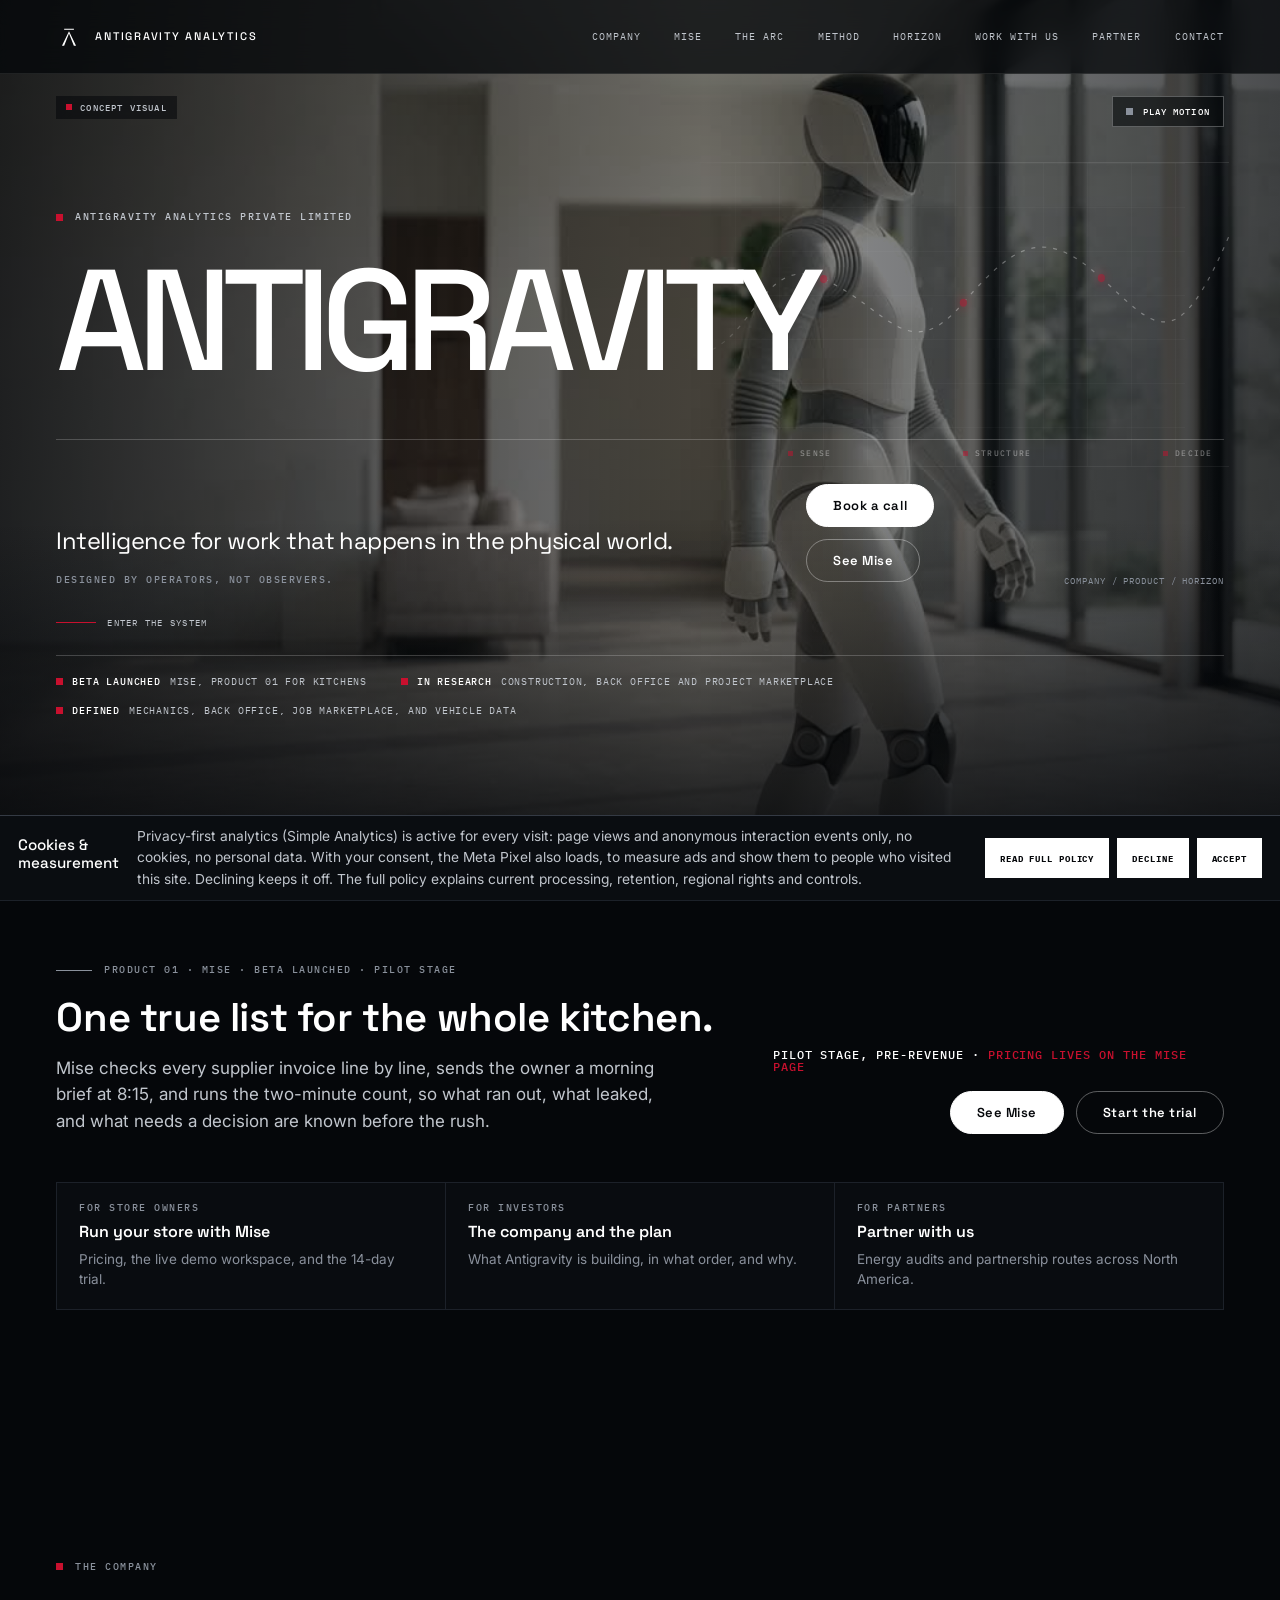
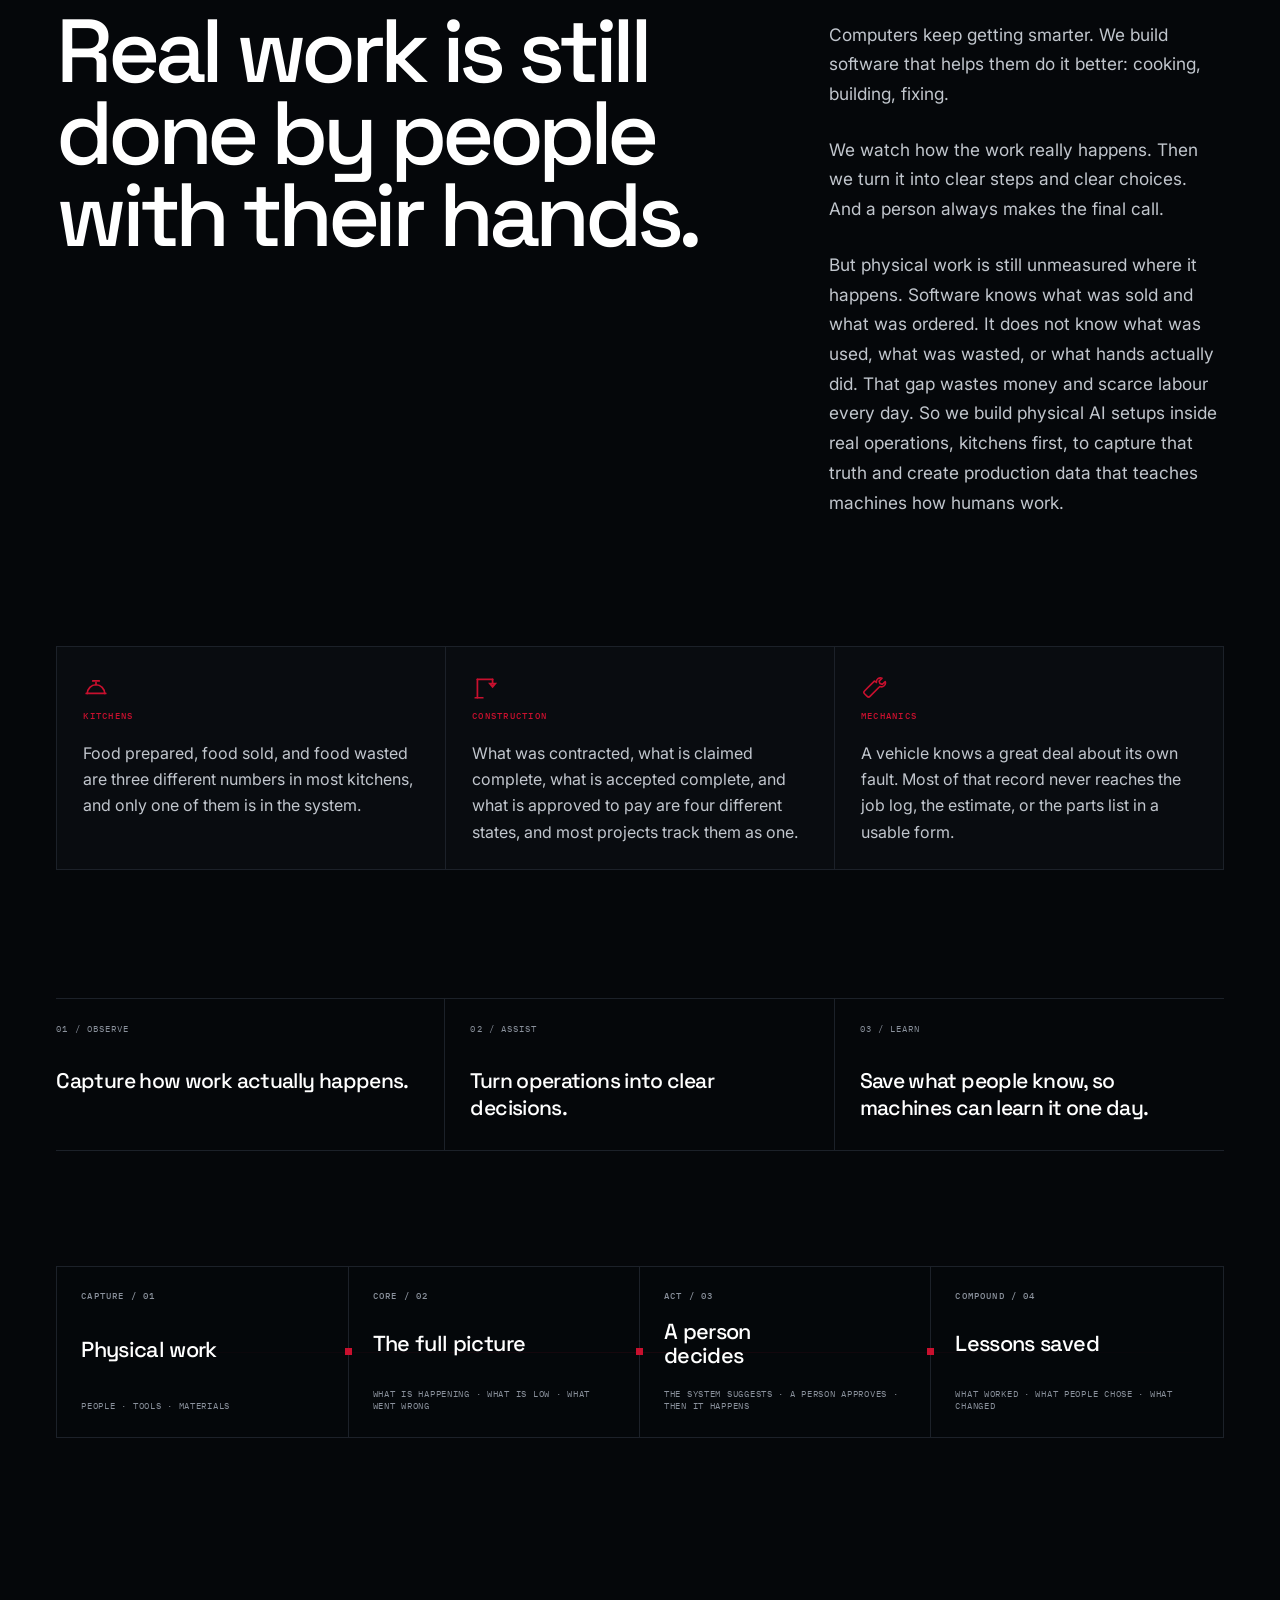
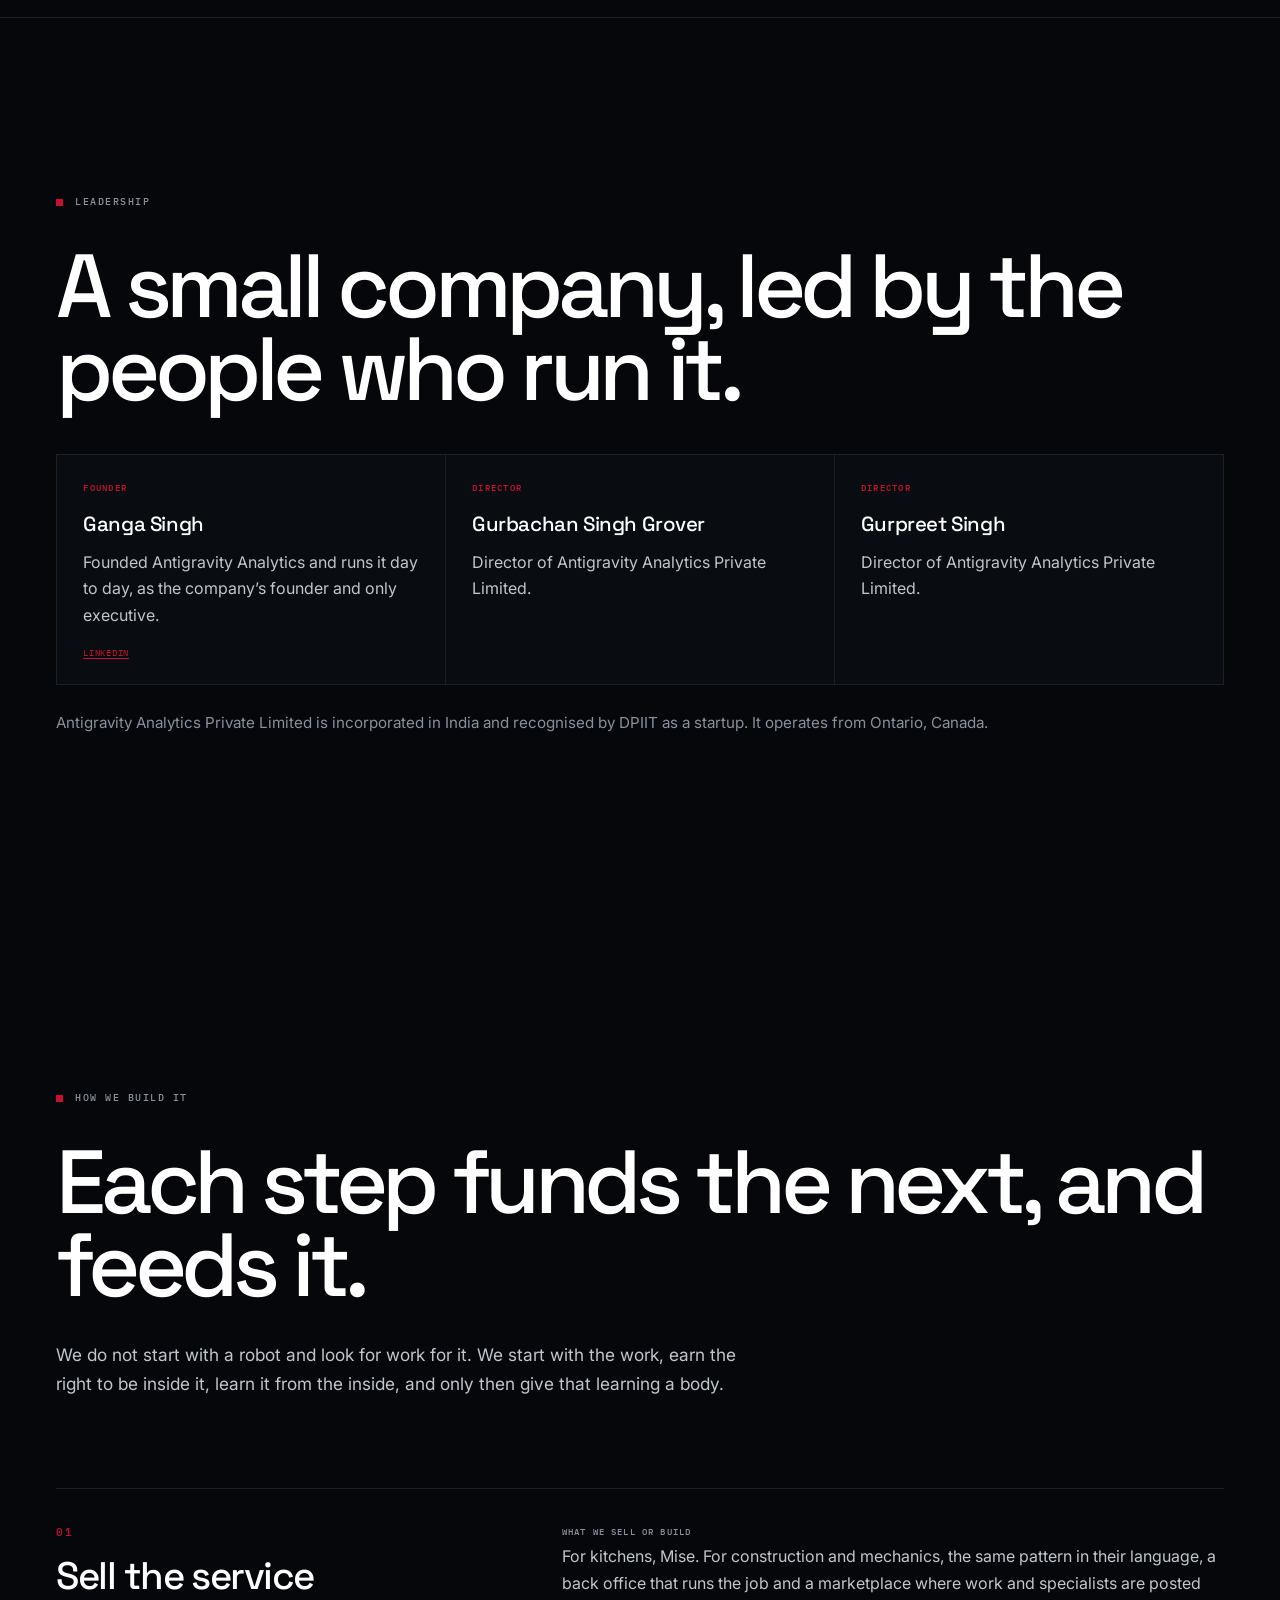
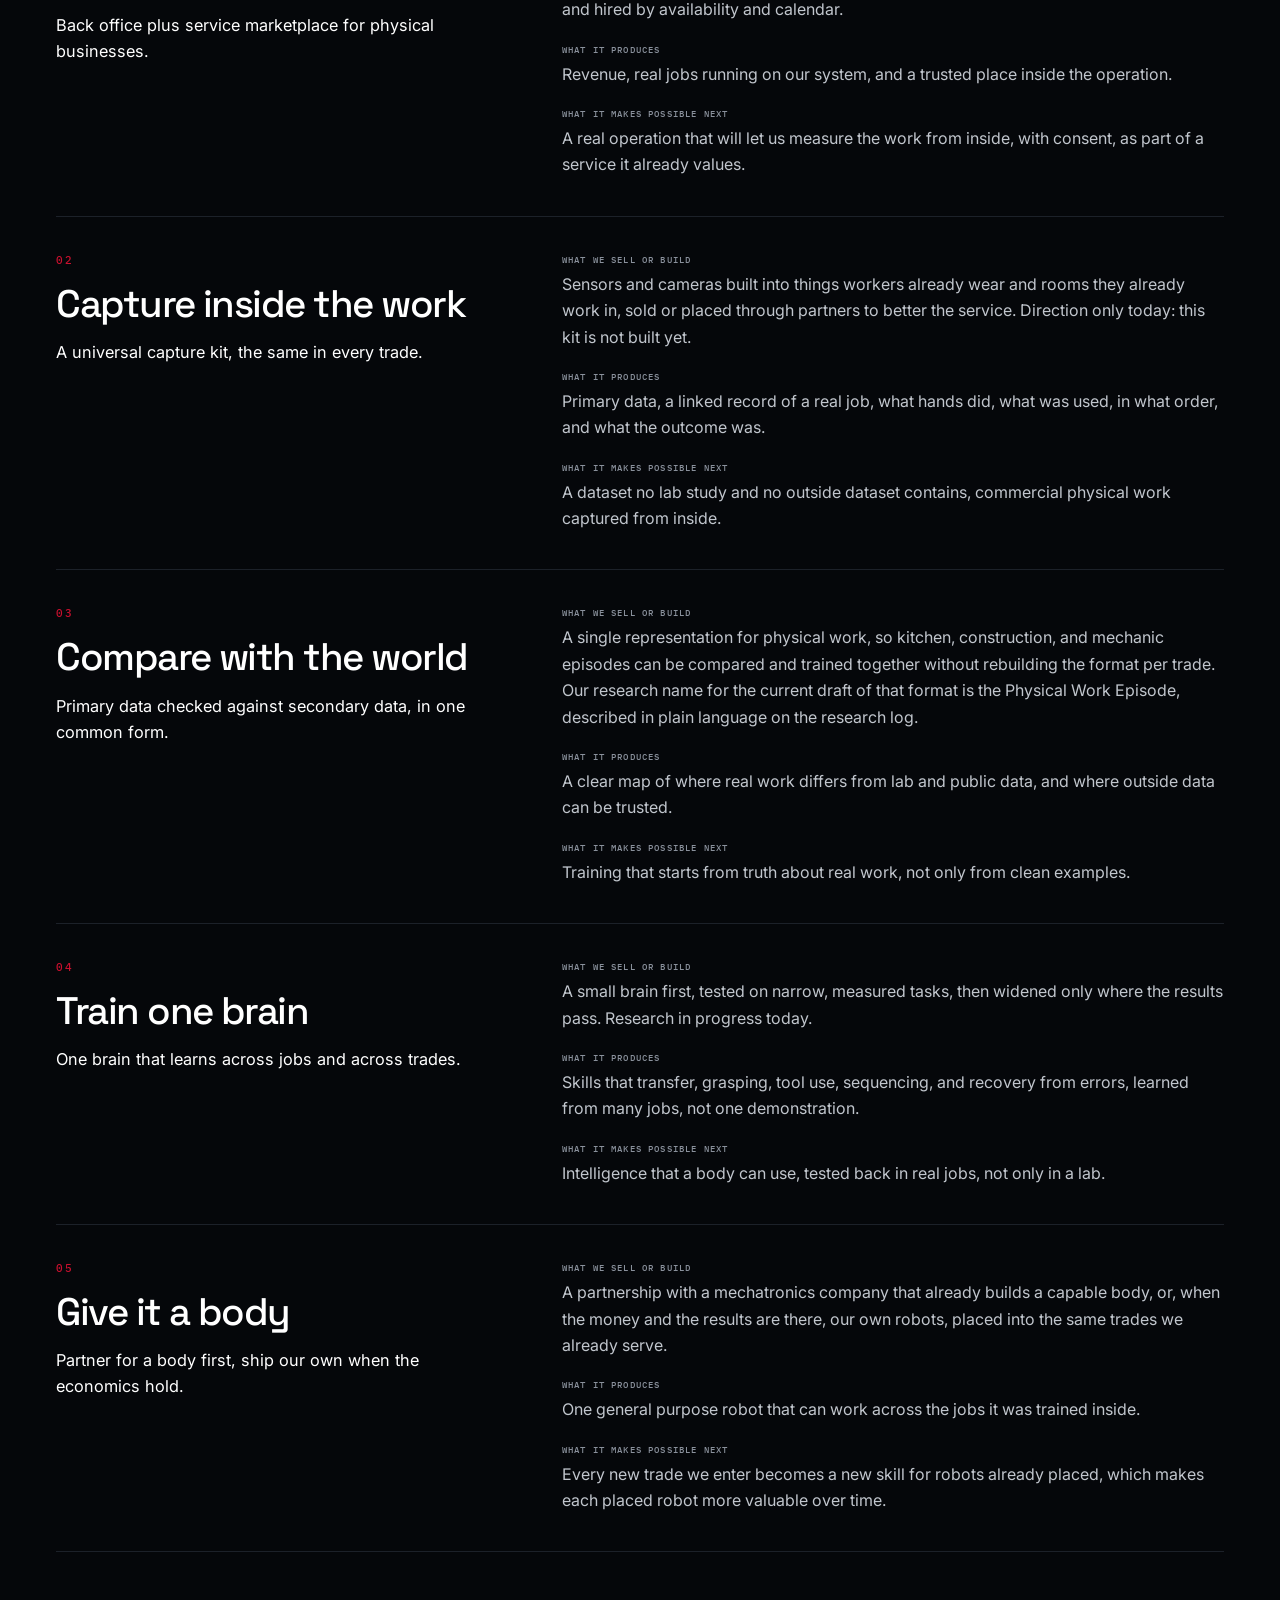
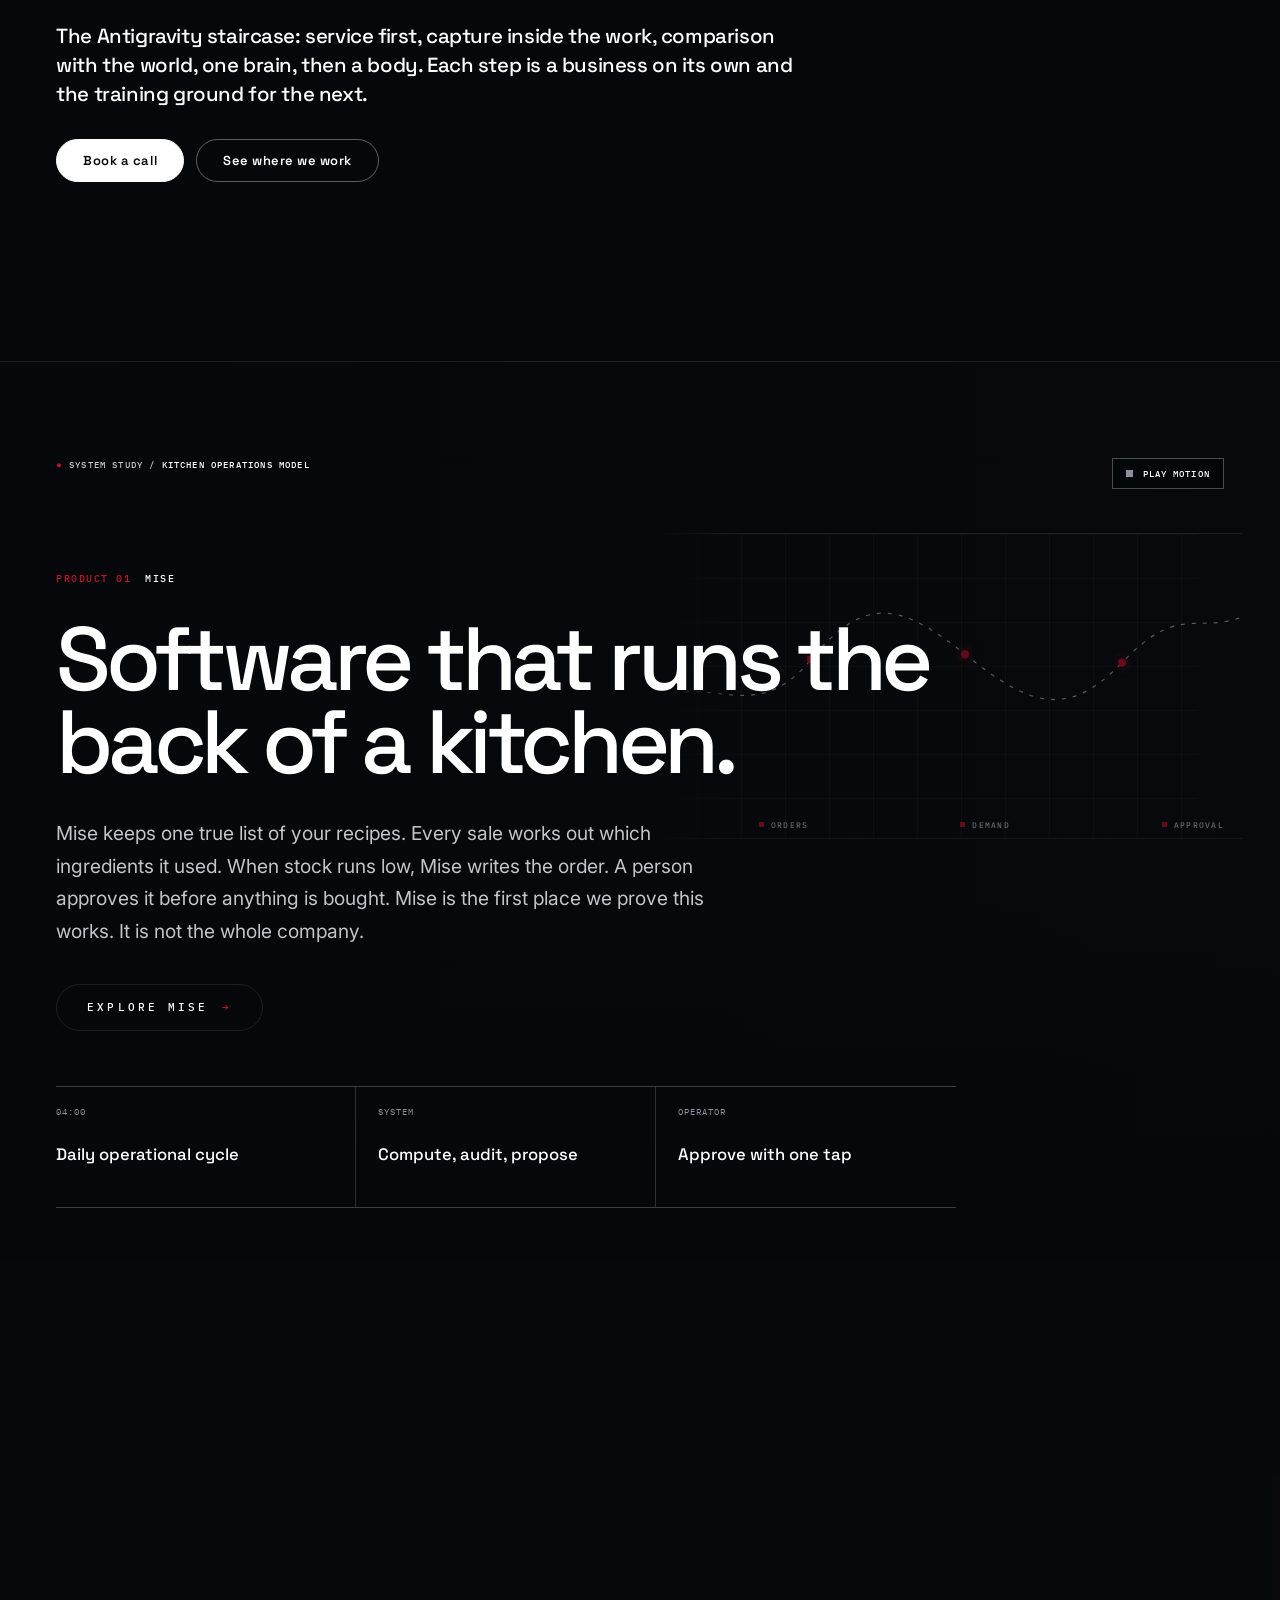
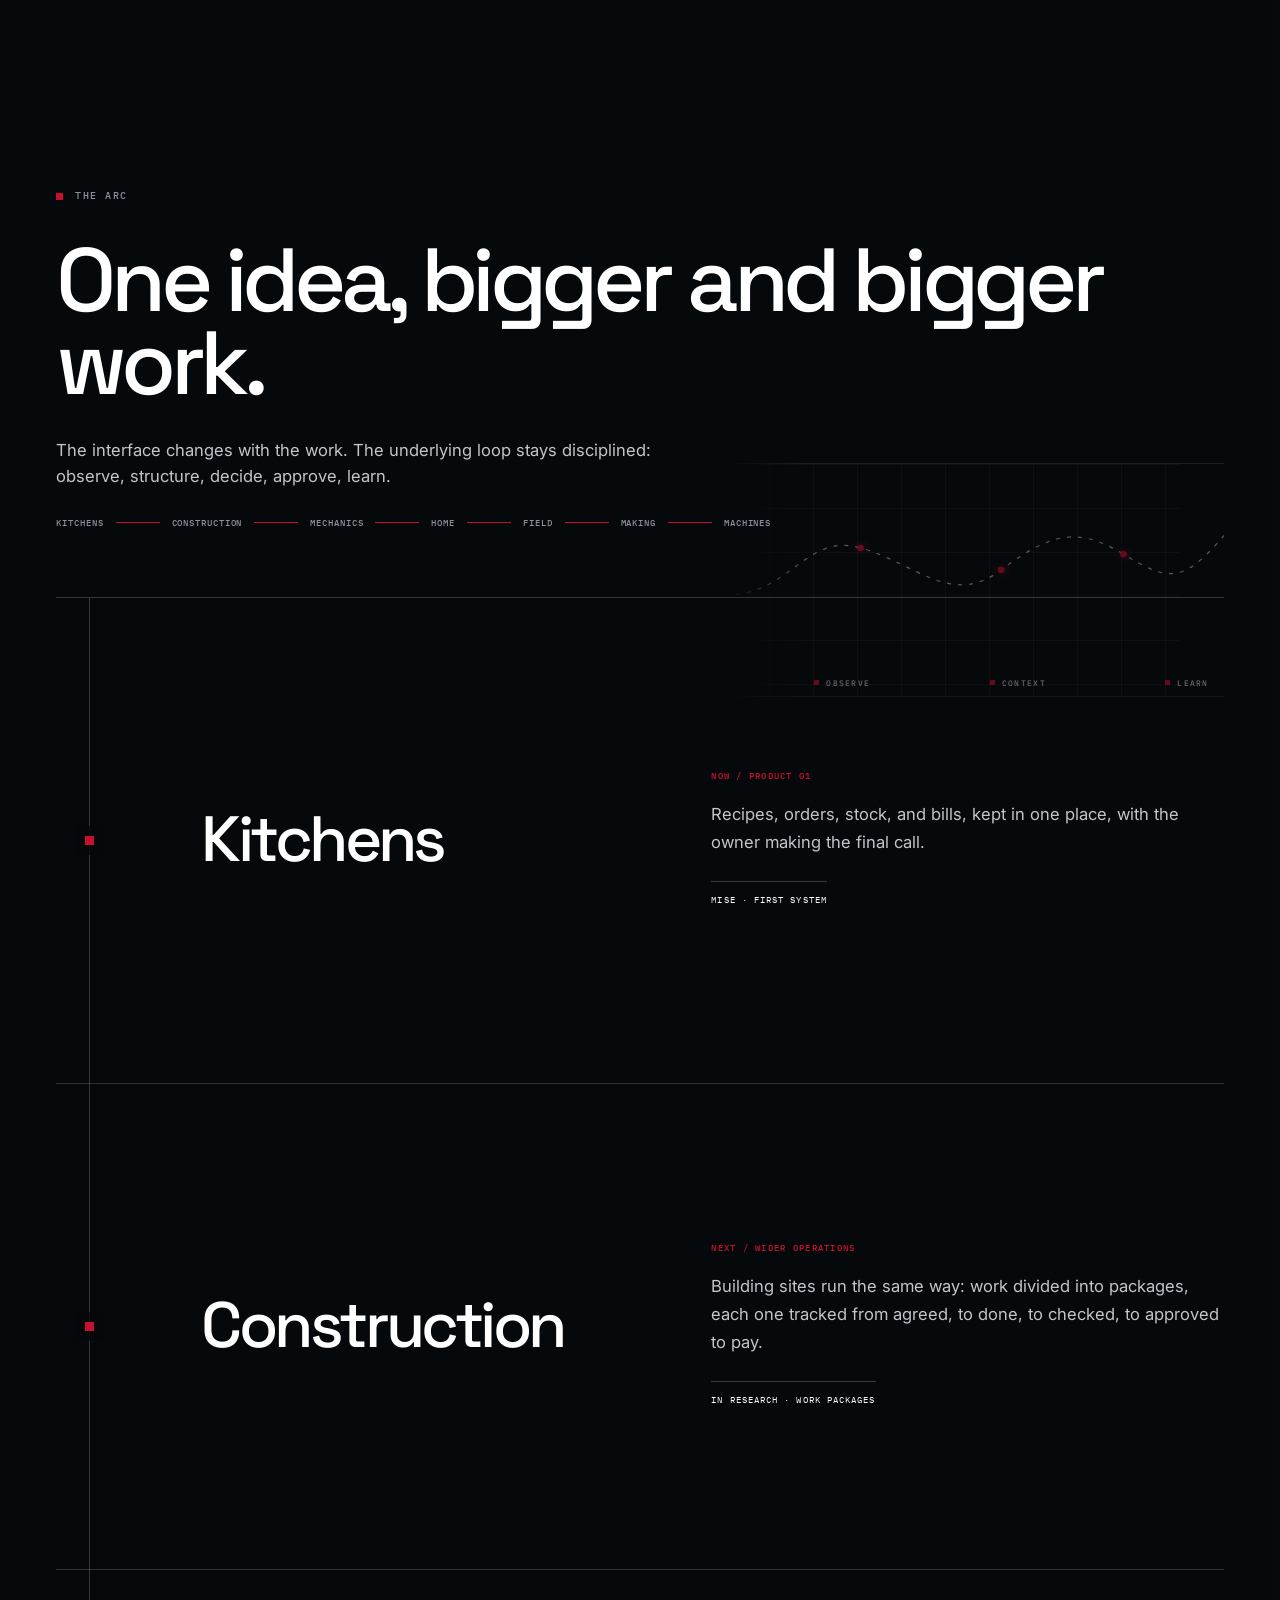
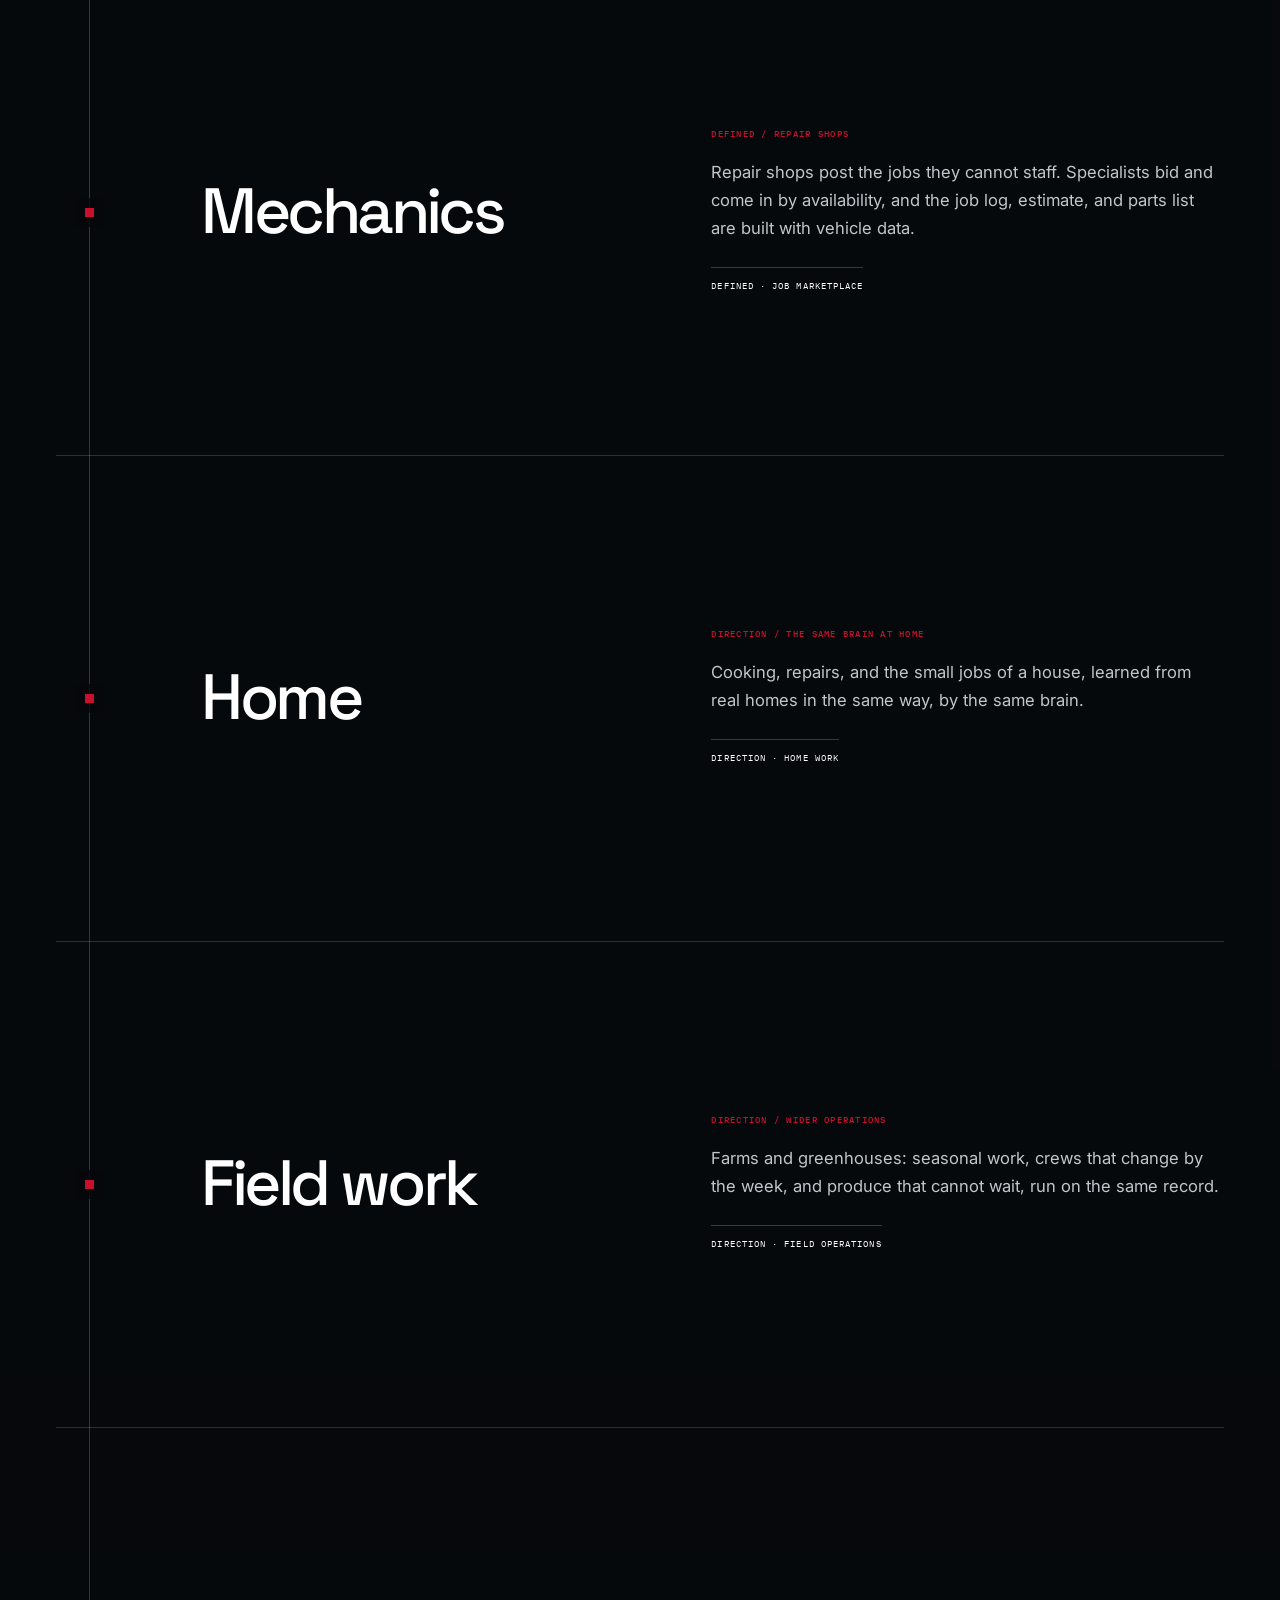
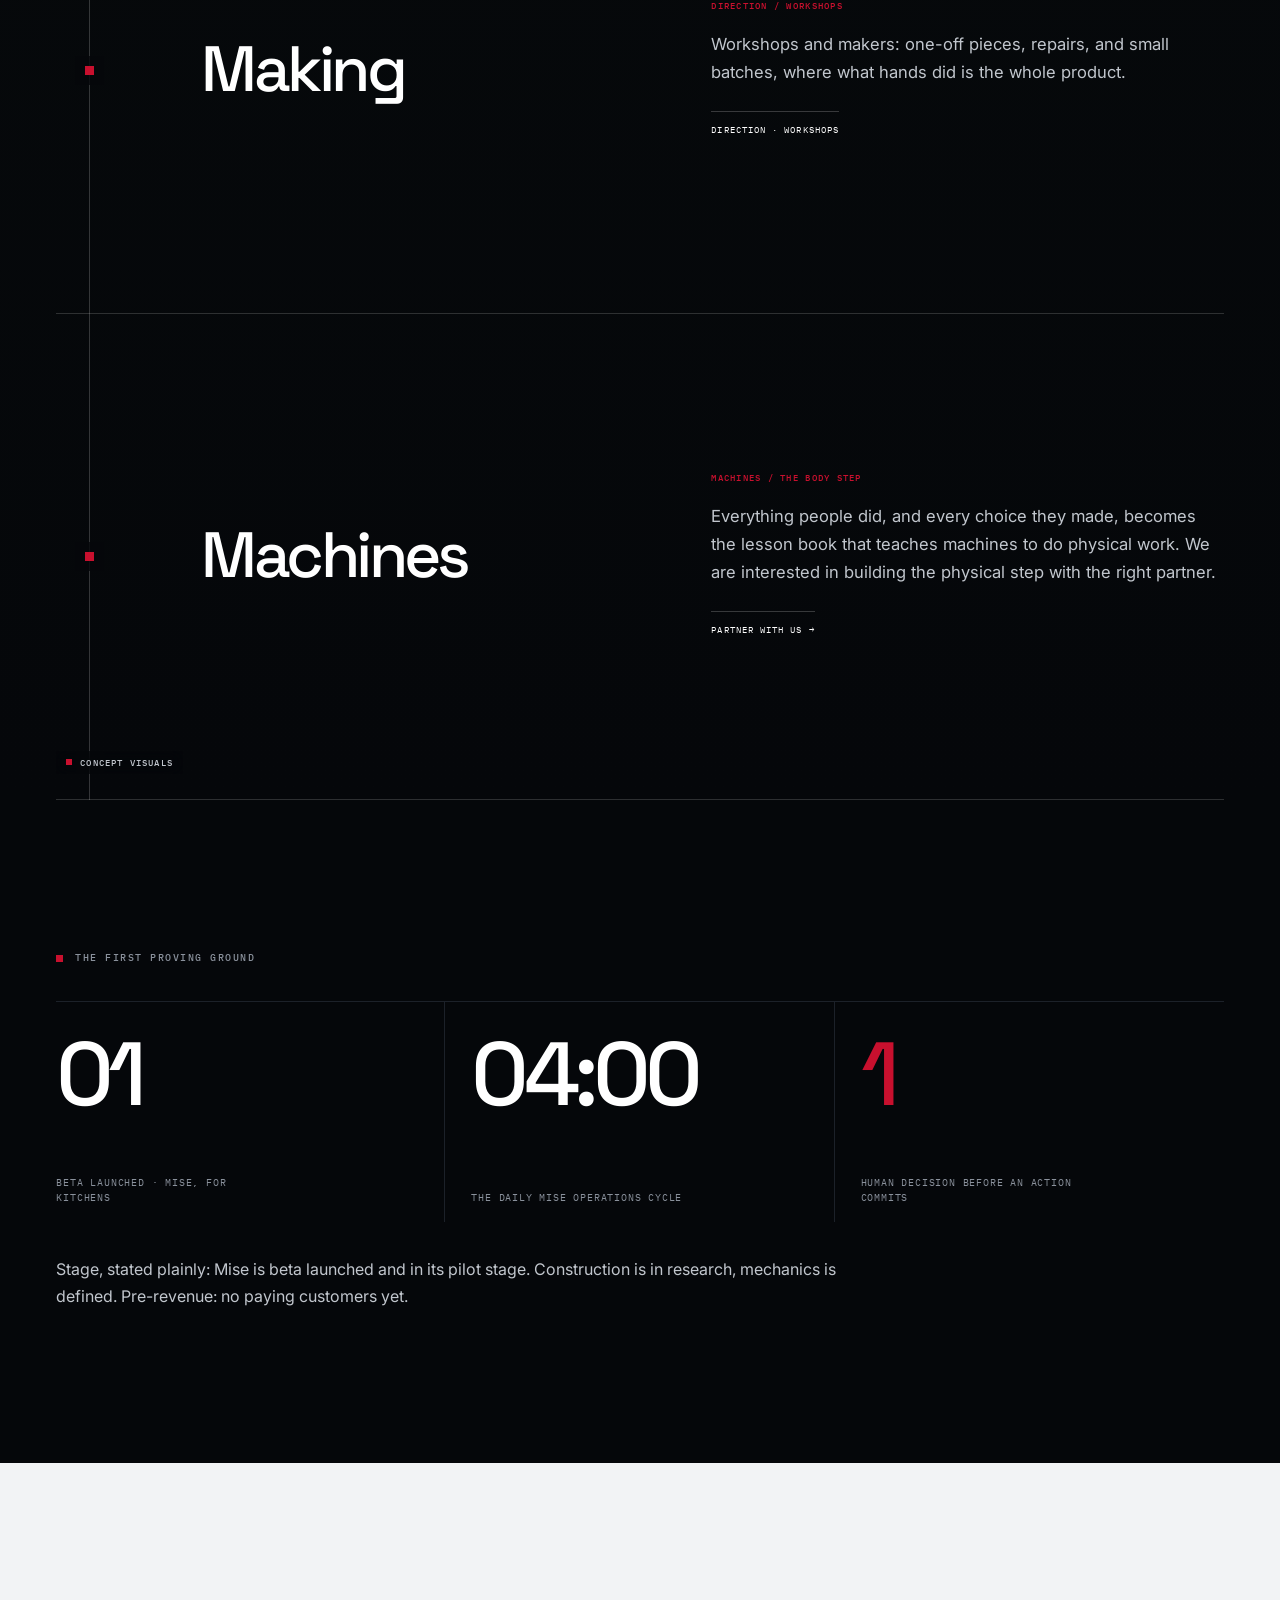
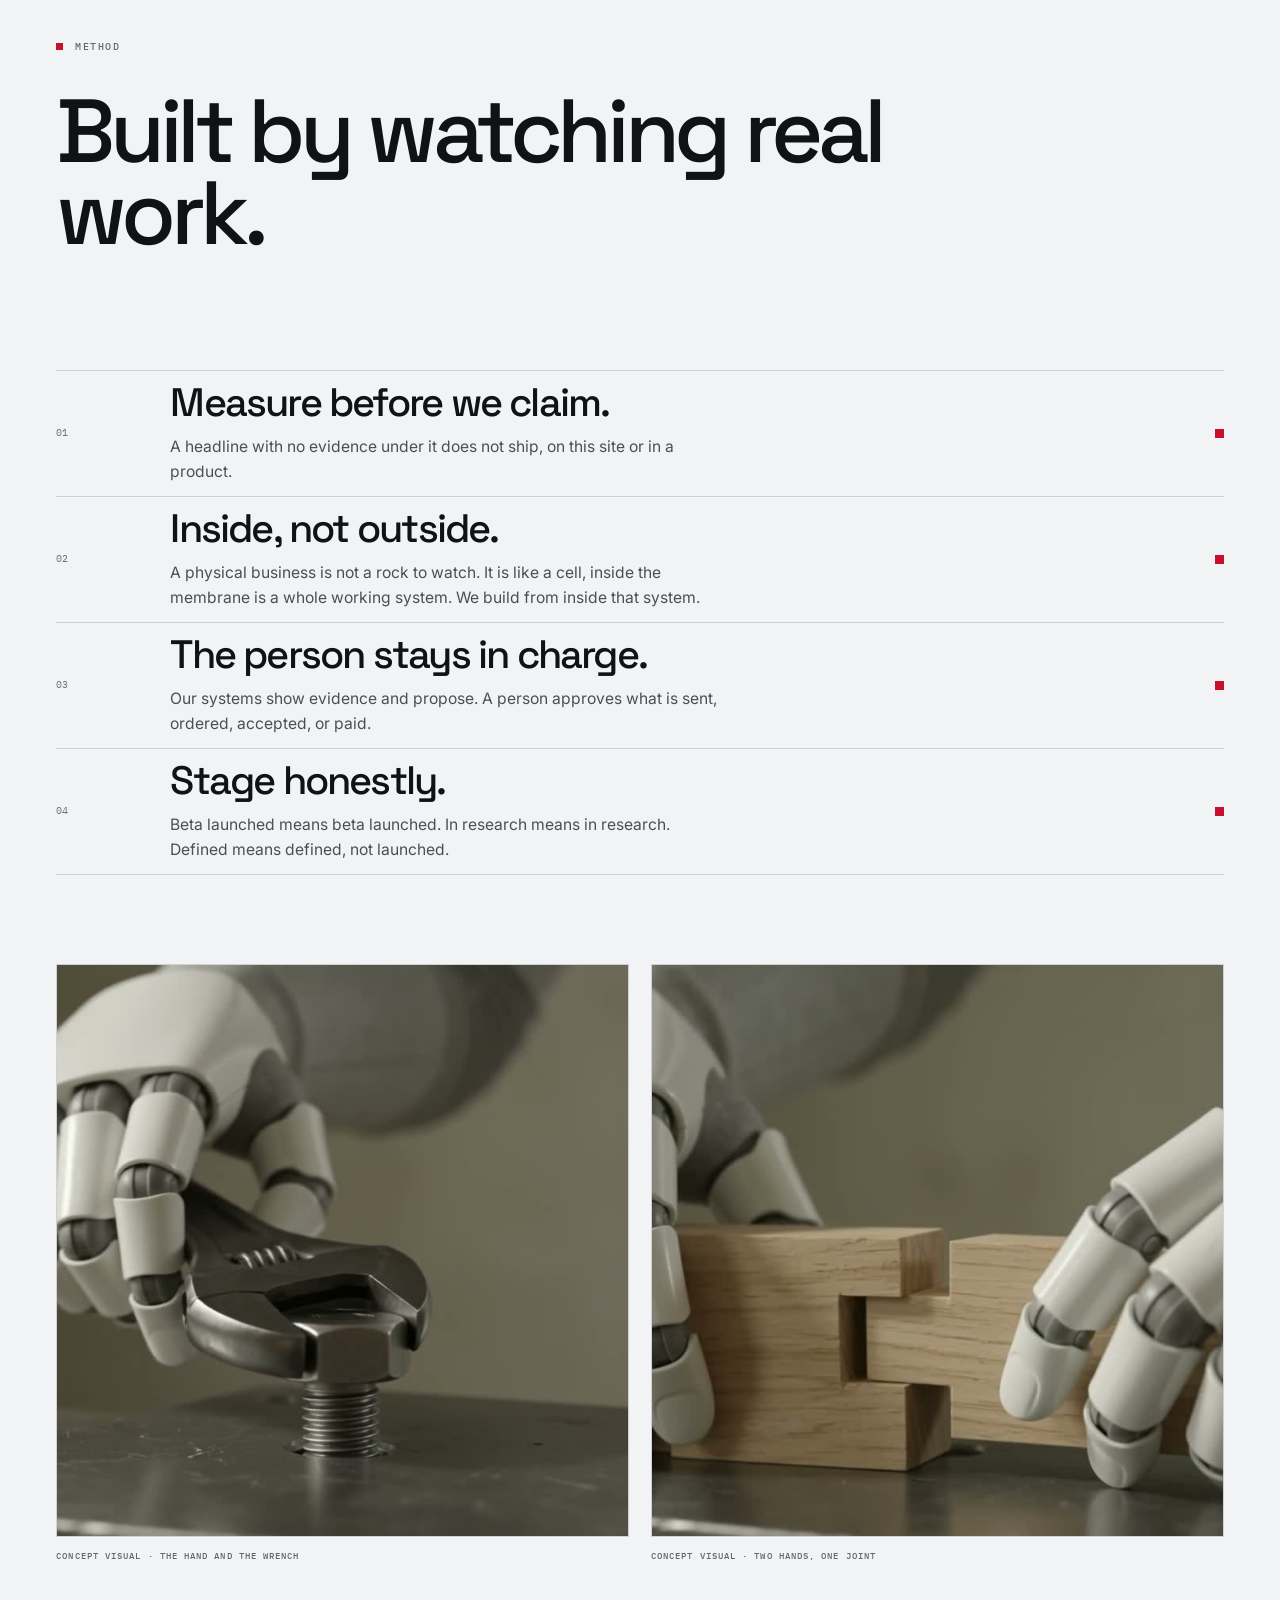
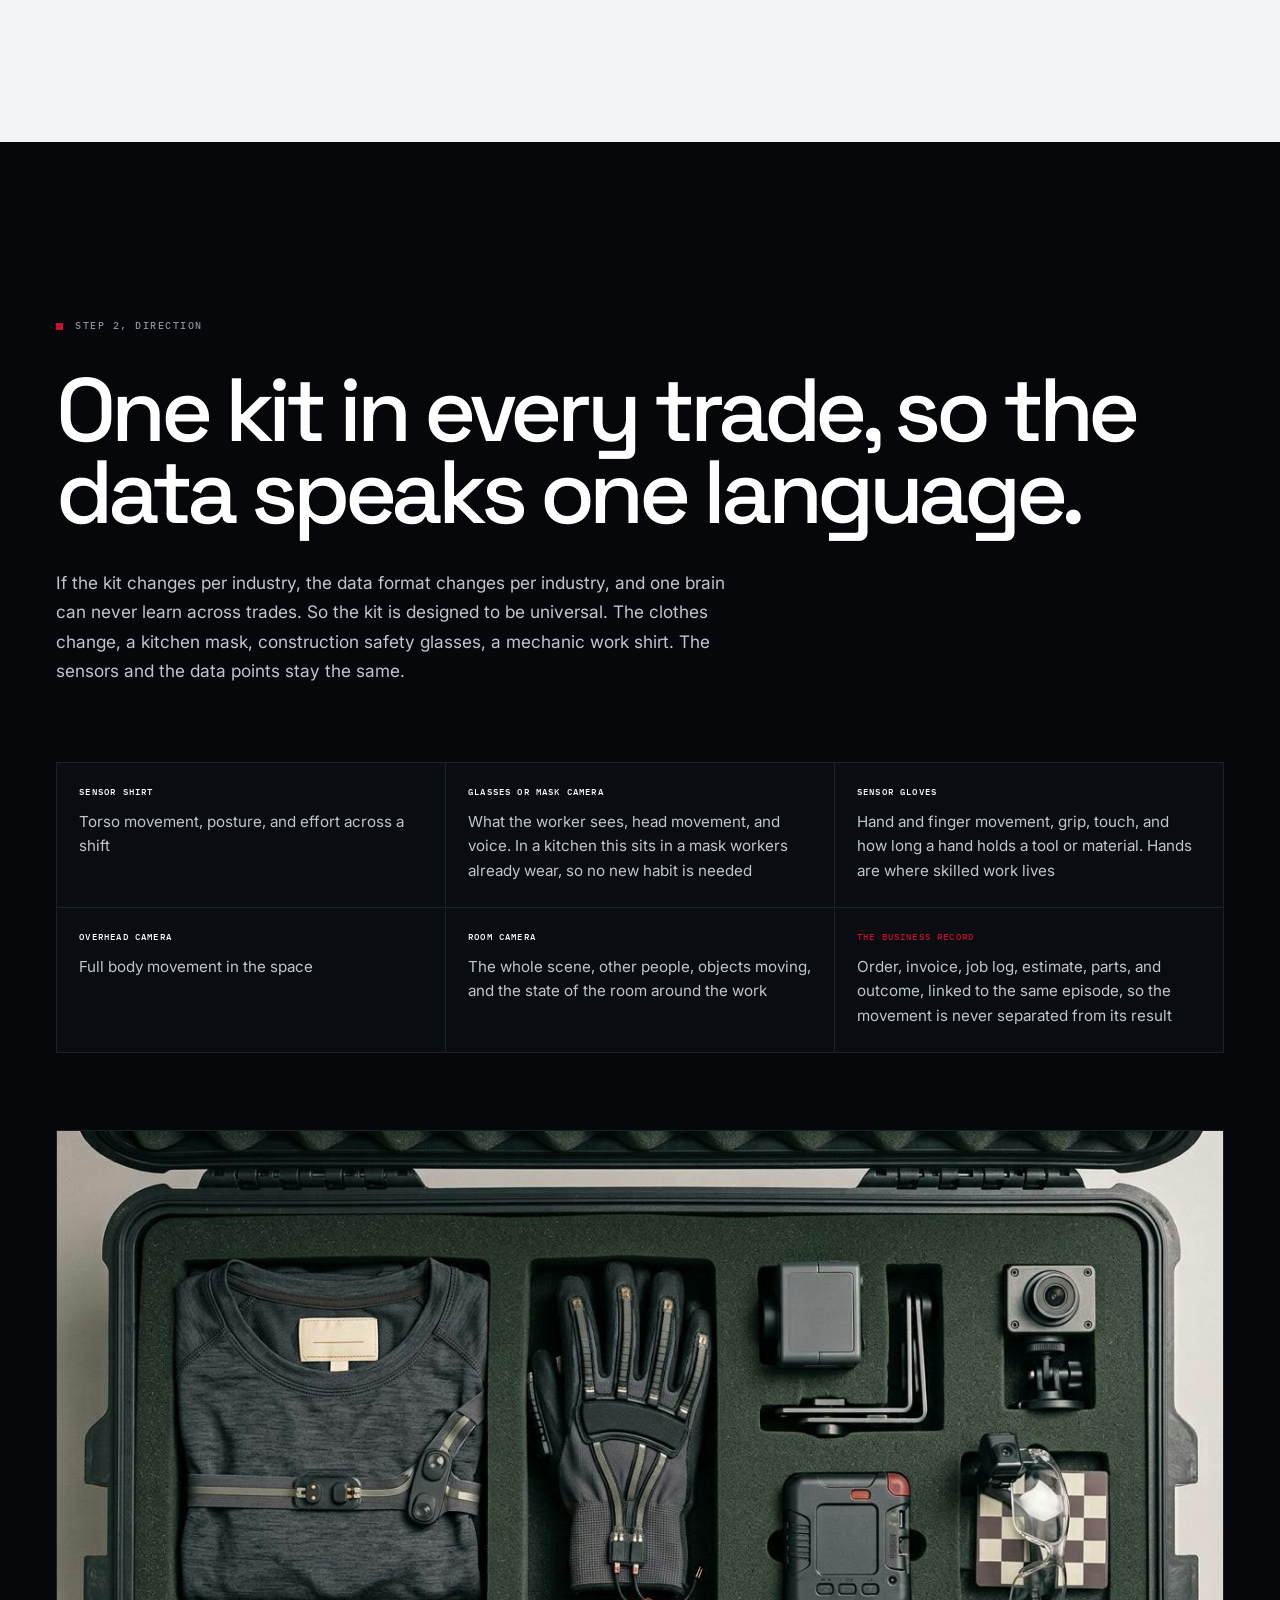
<file: index.html>
<!doctype html>
<html lang="en">
<head>
  <meta charset="utf-8" />
  <meta name="viewport" content="width=device-width, initial-scale=1, viewport-fit=cover" />
  <meta name="color-scheme" content="dark light" />
  <meta name="theme-color" content="#05070A" />
  <meta name="description" content="Antigravity Analytics builds the operational intelligence that connects human physical work to capable machines. Product 01: Mise for kitchen operations." />
  <meta property="og:title" content="Antigravity Analytics · Intelligence for the physical world" />
  <meta property="og:type" content="website" />
  <meta property="og:url" content="https://antigrav.si/" />
  <meta property="og:site_name" content="Antigravity Analytics" />
    <meta property="og:description" content="From kitchens to field operations to machines: governed software and AI for work in the physical world." />
  <meta property="og:image" content="https://antigrav.si/antigravity-og.png" />
  <meta property="og:image:width" content="1200" />
  <meta property="og:image:height" content="630" />
  <meta property="og:image:alt" content="Antigravity Analytics. Intelligence for the physical world." />
  <meta name="twitter:card" content="summary_large_image" />
  <meta name="twitter:title" content="Antigravity Analytics · Intelligence for the physical world" />
  <meta name="twitter:description" content="From kitchens to field operations to machines: governed software and AI for work in the physical world." />
  <meta name="twitter:image" content="https://antigrav.si/antigravity-og.png" />
  <meta name="twitter:image:alt" content="Antigravity Analytics. Intelligence for the physical world." />
  <link rel="canonical" href="https://antigrav.si/" />
  <link rel="alternate" type="text/markdown" href="https://antigrav.si/index.md" />
  <link rel="describedby" href="https://antigrav.si/llms.txt" />
  <meta name="robots" content="index, follow" />
  <script type="application/ld+json">{"@context":"https://schema.org","@type":"Organization","name":"Antigravity Analytics","legalName":"Antigravity Analytics Private Limited","url":"https://antigrav.si/","email":"hello@antigrav.si","description":"From kitchens to field operations to machines: governed software and AI for work in the physical world.","sameAs":["https://www.linkedin.com/company/143996480","https://www.instagram.com/antigravityanalytics","https://www.threads.com/@antigravityanalytics","https://x.com/antigrav_si"]}</script>
  <script type="application/ld+json">{"@context":"https://schema.org","@type":"WebSite","name":"Antigravity Analytics","url":"https://antigrav.si/","publisher":{"@type":"Organization","name":"Antigravity Analytics","legalName":"Antigravity Analytics Private Limited","url":"https://antigrav.si/"}}</script>
  <script type="application/ld+json">{"@context":"https://schema.org","@type":"SoftwareApplication","name":"Mise","applicationCategory":"BusinessApplication","operatingSystem":"Web","url":"https://antigrav.si/mise","description":"Software that runs the back of a kitchen. Mise keeps one true list of your recipes. Every sale works out which ingredients it used. When stock runs low, Mise writes the order. A person approves it before anything is bought.","publisher":{"@type":"Organization","name":"Antigravity Analytics","legalName":"Antigravity Analytics Private Limited","url":"https://antigrav.si/"}}</script>
  <link rel="icon" href="data:image/svg+xml,%3Csvg xmlns='http://www.w3.org/2000/svg' viewBox='0 0 100 100'%3E%3Crect width='100' height='100' rx='22' fill='%2305070A'/%3E%3Crect x='31.4' y='18.3' width='37.5' height='3.9' fill='%23FFFFFF'/%3E%3Cpath d='M50 27.5L22.95 83.3L31.37 83.3L50 36.3L68.63 83.3L77.05 83.3Z' fill='%23FFFFFF'/%3E%3C/svg%3E" />
  <link rel="preconnect" href="https://fonts.googleapis.com" />
  <link rel="preconnect" href="https://fonts.gstatic.com" crossorigin />
  <link href="https://fonts.googleapis.com/css2?family=IBM+Plex+Mono:wght@400;500&family=Inter:wght@400;500;600&family=Space+Grotesk:wght@400;500;600&display=swap" rel="stylesheet" />
  <title>Antigravity Analytics · Intelligence for the physical world</title>
  <style>
    :root{
      color-scheme:dark;
      --ink:#05070A;--ink-2:#090C10;--white:#fff;--grey:#8A919C;--grey-bright:#C1C6CD;
      --line:#1C2129;--red:#C8102E;--pale:#F2F3F5;--pale-ink:#101216;--pale-line:#CDD1D7;
      --display:"Space Grotesk",sans-serif;--mono:"IBM Plex Mono",monospace;--body:"Inter",sans-serif;
      --pad:clamp(20px,4.4vw,76px)
    }
    @media(prefers-color-scheme:light){:root{color-scheme:light}}
    *{box-sizing:border-box}
    html{scroll-behavior:auto;background:var(--ink)}
    body{margin:0;background:var(--ink);color:var(--white);font:16px/1.55 var(--body);overflow-x:hidden}
    body.booting{overflow:hidden}
    a{color:inherit;text-decoration:none}button{font:inherit;color:inherit}::selection{background:var(--red);color:#fff}
    .skip{position:fixed;left:16px;top:-100px;z-index:300;background:#fff;color:#05070A;padding:10px 14px;font:12px var(--mono)}.skip:focus{top:16px}

    .boot{position:fixed;inset:0;z-index:250;display:grid;place-items:center;background:#030406;transition:opacity .65s cubic-bezier(.7,0,.3,1),visibility .65s linear;overflow:hidden}
    .boot::before,.boot::after{content:"";position:absolute;inset:0;background:#030406;transition:transform .85s cubic-bezier(.76,0,.24,1);z-index:-1}
    .boot::before{clip-path:polygon(0 0,51% 0,51% 100%,0 100%)}.boot::after{clip-path:polygon(49% 0,100% 0,100% 100%,49% 100%)}
    .boot.done{opacity:0;visibility:hidden;pointer-events:none}.boot.done::before{transform:translateX(-105%)}.boot.done::after{transform:translateX(105%)}
    .boot-inner{width:min(360px,76vw);display:grid;justify-items:center;gap:34px}
    .boot-mark{width:76px;height:76px;overflow:visible}
    .boot-mark .mkb{fill:#fff;opacity:0;transform:translateY(12px);animation:markin 1s cubic-bezier(.16,1,.3,1) forwards}
    .boot-mark .mkl{animation-delay:.22s}
    @keyframes markin{to{opacity:1;transform:translateY(0)}}
    .boot-status{width:100%;border-top:1px solid var(--line);padding-top:13px;display:flex;justify-content:space-between;color:var(--grey-bright);font:500 10px/1 var(--mono);letter-spacing:.14em;text-transform:uppercase}
    .boot-status b{font-weight:500;color:var(--red)}
    .boot-skip{position:absolute;right:var(--pad);bottom:30px;border:0;background:none;padding:12px 0;color:var(--grey);font:400 9px/1 var(--mono);letter-spacing:.12em;text-transform:uppercase;cursor:pointer}

    .site-nav{position:fixed;inset:0 0 auto;z-index:120;height:74px;display:flex;align-items:center;justify-content:space-between;padding:0 var(--pad);border-bottom:1px solid rgba(255,255,255,.09);background:rgba(5,7,10,.76);backdrop-filter:blur(14px);-webkit-backdrop-filter:blur(14px)}
    .brand{display:flex;align-items:center;gap:13px;font:500 11px/1 var(--display);letter-spacing:.16em;white-space:nowrap}.brand svg{width:26px;height:26px}
    .nav-links{display:flex;align-items:center;gap:clamp(18px,2.6vw,42px);font:400 10px/1 var(--mono);letter-spacing:.1em;text-transform:uppercase}.nav-links a{color:var(--grey-bright);padding:12px 0;position:relative}.nav-links a::after{content:"";position:absolute;left:0;right:100%;bottom:4px;height:1px;background:var(--red);transition:right .3s}.nav-links a:hover,.nav-links a:focus-visible{color:#fff}.nav-links a:hover::after,.nav-links a:focus-visible::after{right:0}
    .menu-toggle{display:none;width:42px;height:42px;border:0;background:transparent;padding:10px;cursor:pointer}.menu-toggle i,.menu-toggle i::before{display:block;width:22px;height:1px;background:#fff;content:"";transition:transform .25s}.menu-toggle i::before{transform:translateY(7px)}

    main{position:relative}main>section{scroll-margin-top:90px}#dispatch{scroll-margin-top:90px}.film-section{position:relative;isolation:isolate;background:#080A0D;overflow:hidden}.film{position:absolute;inset:0;z-index:-3;width:100%;height:100%;object-fit:cover;filter:saturate(.82) contrast(1.08);transform:scale(1.015);transition:opacity .9s ease}.film-section::before{content:"";position:absolute;inset:0;z-index:-2;background:rgba(5,7,10,.68);pointer-events:none}.film-section::after{content:"";position:absolute;inset:auto 0 0;height:42%;z-index:-1;background:linear-gradient(to bottom,transparent,var(--ink));pointer-events:none}
    .analysis-layer{position:absolute;z-index:0;top:18%;right:4vw;width:min(42vw,620px);height:34%;border-top:1px solid rgba(255,255,255,.2);border-bottom:1px solid rgba(255,255,255,.12);opacity:.48;pointer-events:none;overflow:hidden;mask-image:linear-gradient(90deg,transparent 0,#000 16%,#000 100%);-webkit-mask-image:linear-gradient(90deg,transparent 0,#000 16%,#000 100%)}.analysis-layer::before{content:"";position:absolute;inset:0;background-image:linear-gradient(rgba(255,255,255,.06) 1px,transparent 1px),linear-gradient(90deg,rgba(255,255,255,.06) 1px,transparent 1px);background-size:44px 44px;transform:translateX(-44px);animation:analysisGrid 9s linear infinite}.analysis-layer::after{content:"";position:absolute;top:0;bottom:0;width:1px;background:var(--red);box-shadow:0 0 18px rgba(200,16,46,.85);animation:analysisScan 4.8s ease-in-out infinite}.analysis-trace{position:absolute;inset:14% 0 25%;width:100%;height:61%;overflow:visible}.analysis-trace path{fill:none;stroke:rgba(255,255,255,.68);stroke-width:1.2;vector-effect:non-scaling-stroke;stroke-dasharray:4 7;animation:analysisTrace 8s linear infinite}.analysis-trace circle{fill:var(--red);filter:drop-shadow(0 0 5px rgba(200,16,46,.85))}.analysis-readout{position:absolute;left:18%;right:3%;bottom:9px;display:flex;justify-content:space-between;color:rgba(255,255,255,.8);font:500 8px/1 var(--mono);letter-spacing:.16em;text-transform:uppercase}.analysis-readout span{display:flex;align-items:center;gap:7px}.analysis-readout i{width:5px;height:5px;background:var(--red)}.product .analysis-layer{top:19%;right:3vw;width:min(46vw,700px)}.arc .analysis-layer{position:sticky;top:13vh;margin-left:auto;height:26vh;transform:translateY(76vh);right:auto;width:min(39vw,600px)}.horizon .analysis-layer{top:27%;right:2vw;width:min(46vw,720px);height:29%}.hero-kicker,.hero-title,.hero-meta,.product-wrap,.arc-head,.arc-steps,.horizon>.eyebrow,.horizon>h2,.horizon-copy,.manifesto{position:relative;z-index:2}@keyframes analysisGrid{to{transform:translateX(0)}}@keyframes analysisScan{0%,12%{left:8%;opacity:0}25%{opacity:1}78%{opacity:1}92%,100%{left:96%;opacity:0}}@keyframes analysisTrace{to{stroke-dashoffset:-66}}
    .film-control{position:absolute;z-index:4;right:var(--pad);top:96px;display:flex;align-items:center;gap:10px;border:1px solid rgba(255,255,255,.28);background:rgba(5,7,10,.58);padding:10px 13px;color:#fff;font:500 9px/1 var(--mono);letter-spacing:.12em;text-transform:uppercase;cursor:pointer;backdrop-filter:blur(10px);-webkit-backdrop-filter:blur(10px)}.film-control::before{content:"";width:7px;height:7px;background:var(--red);box-shadow:0 0 0 0 rgba(200,16,46,.55);animation:pulse 1.8s ease-out infinite}.film-control[aria-pressed="true"]::before{animation:none;background:var(--grey)}.film-control:hover,.film-control:focus-visible{border-color:#fff}.film-state{position:absolute;z-index:4;left:var(--pad);top:98px;color:var(--grey-bright);font:500 9px/1 var(--mono);letter-spacing:.13em;text-transform:uppercase}.film-state b{color:#fff;font-weight:500}.film-state span{color:var(--red)}
    @keyframes pulse{70%,100%{box-shadow:0 0 0 8px rgba(200,16,46,0)}}
    .hero{min-height:100svh;display:flex;flex-direction:column;justify-content:flex-end;padding:125px var(--pad) 42px;border-bottom:1px solid var(--line)}.hero::before{background:linear-gradient(90deg,rgba(5,7,10,.84) 0%,rgba(5,7,10,.42) 55%,rgba(5,7,10,.72) 100%)}
    .hero-kicker{display:flex;align-items:center;gap:12px;margin:0 0 clamp(28px,5vh,52px);font:500 10px/1 var(--mono);letter-spacing:.15em;text-transform:uppercase;color:var(--grey-bright)}.hero-kicker::before{content:"";width:7px;height:7px;background:var(--red)}
    .hero-title{margin:0 0 clamp(38px,7vh,78px);font:500 clamp(4rem,11.2vw,11.8rem)/.76 var(--display);letter-spacing:-.074em;white-space:nowrap;transform:translateX(-.028em)}
    .hero-meta{display:grid;grid-template-columns:minmax(0,720px) 1fr auto;gap:30px;align-items:end;border-top:1px solid rgba(255,255,255,.2);padding-top:22px}.hero-line{margin:0;font:400 clamp(1.15rem,1.85vw,1.85rem)/1.25 var(--display);letter-spacing:-.025em}.hero-cred{display:block;margin-top:14px;font:500 10px/1.7 var(--mono);letter-spacing:.15em;text-transform:uppercase;color:var(--grey)}.hero-index{justify-self:center;color:var(--grey);font:400 9px/1.55 var(--mono);letter-spacing:.1em;text-transform:uppercase}.scroll-cue{display:flex;align-items:center;gap:11px;color:var(--grey-bright);font:400 9px/1 var(--mono);letter-spacing:.14em;text-transform:uppercase;white-space:nowrap}.scroll-cue i{display:block;width:40px;height:1px;background:var(--red);overflow:hidden;position:relative}.scroll-cue i::after{content:"";position:absolute;inset:0;background:#fff;animation:scan 2.6s ease-in-out infinite;transform:translateX(-110%)}@keyframes scan{55%,100%{transform:translateX(110%)}}

    .section{padding:clamp(100px,14vw,210px) var(--pad)}.eyebrow{display:flex;align-items:center;gap:12px;margin:0 0 38px;color:var(--grey);font:500 10px/1 var(--mono);letter-spacing:.15em;text-transform:uppercase}.eyebrow::before{content:"";width:7px;height:7px;background:var(--red)}
    h2{font:500 clamp(3rem,7vw,8.2rem)/.92 var(--display);letter-spacing:-.06em;margin:0}.accent{color:var(--red)}
    .company{border-bottom:1px solid var(--line)}.company-grid{display:grid;grid-template-columns:minmax(0,1.25fr) minmax(280px,.75fr);gap:clamp(52px,9vw,150px);align-items:start}.company h2{max-width:1040px}.company-copy{padding-top:10px}.company-copy p{margin:0 0 26px;color:var(--grey-bright);font-size:clamp(1.02rem,1.35vw,1.25rem);line-height:1.72}.company-copy strong{color:#fff;font-weight:500}.thesis-line{margin-top:clamp(76px,10vw,140px);display:grid;grid-template-columns:repeat(3,1fr);border-top:1px solid var(--line);border-bottom:1px solid var(--line)}.thesis-line div{padding:25px 25px 28px 0;border-right:1px solid var(--line)}.thesis-line div:not(:first-child){padding-left:25px}.thesis-line div:last-child{border-right:0}.thesis-line small{display:block;margin-bottom:35px;color:var(--grey);font:400 9px/1 var(--mono);letter-spacing:.12em;text-transform:uppercase}.thesis-line b{font:500 clamp(1.05rem,1.65vw,1.65rem)/1.2 var(--display);letter-spacing:-.03em}
    .system-map{margin-top:clamp(72px,9vw,120px);display:grid;grid-template-columns:repeat(4,1fr);border:1px solid var(--line);position:relative;overflow:hidden}.system-map::before{content:"";position:absolute;left:0;right:0;top:50%;height:1px;background:linear-gradient(90deg,transparent,var(--red),transparent);animation:systemFlow 4.8s linear infinite}.map-node{min-height:170px;padding:24px;display:flex;flex-direction:column;justify-content:space-between;border-right:1px solid var(--line);background:rgba(5,7,10,.9);position:relative}.map-node:last-child{border-right:0}.map-node::after{content:"";position:absolute;right:-4px;top:calc(50% - 4px);width:7px;height:7px;background:var(--red);z-index:1}.map-node:last-child::after{display:none}.map-node small{color:var(--grey);font:500 9px/1 var(--mono);letter-spacing:.13em;text-transform:uppercase}.map-node b{max-width:12ch;font:500 clamp(1.08rem,1.7vw,1.55rem)/1.12 var(--display);letter-spacing:-.03em}.map-node span{color:var(--grey);font:400 9px/1.4 var(--mono);text-transform:uppercase;letter-spacing:.08em}@keyframes systemFlow{from{transform:translateX(-55%)}to{transform:translateX(55%)}}

    .product{min-height:100svh;display:flex;flex-direction:column;justify-content:flex-end;padding:120px var(--pad) 54px}.product::before{background:linear-gradient(90deg,rgba(5,7,10,.9) 0%,rgba(5,7,10,.72) 48%,rgba(5,7,10,.36) 100%)}.product-wrap{max-width:900px}.product-tag{display:inline-flex;gap:14px;align-items:center;margin-bottom:34px;color:#fff;font:500 10px/1 var(--mono);letter-spacing:.15em;text-transform:uppercase}.product-tag span{color:var(--red)}.product h2{margin-bottom:34px}.product-copy{max-width:650px;margin:0;color:var(--grey-bright);font-size:clamp(1.04rem,1.5vw,1.32rem);line-height:1.7}.cycle{margin-top:55px;display:grid;grid-template-columns:repeat(3,1fr);max-width:960px;border-top:1px solid rgba(255,255,255,.22);border-bottom:1px solid rgba(255,255,255,.22)}.cycle div{min-height:120px;padding:20px 22px 20px 0;border-right:1px solid rgba(255,255,255,.16)}.cycle div:not(:first-child){padding-left:22px}.cycle div:last-child{border-right:0}.cycle small{display:block;color:var(--grey);font:400 9px/1 var(--mono);letter-spacing:.11em;text-transform:uppercase;margin-bottom:26px}.cycle b{font:500 clamp(.95rem,1.3vw,1.2rem)/1.3 var(--display)}

    .arc{padding:0 var(--pad);min-height:180svh}.arc::before{background:rgba(5,7,10,.45)}.arc::after{height:25%}.arc-films{position:absolute;inset:0;z-index:-3}.arc-films .film{z-index:0;opacity:0}.arc-films .film.active{opacity:1}.arc-scope{display:flex;align-items:center;gap:12px;margin-top:28px;color:var(--grey);font:500 9px/1 var(--mono);letter-spacing:.1em;text-transform:uppercase}.arc-scope i{width:44px;height:1px;background:var(--line);position:relative}.arc-scope i::after{content:"";position:absolute;inset:0;background:var(--red);transform-origin:left;animation:scopeLine 3s ease-in-out infinite}@keyframes scopeLine{0%,20%{transform:scaleX(.1)}80%,100%{transform:scaleX(1)}}.arc-head{min-height:78svh;display:flex;flex-direction:column;justify-content:end;padding:120px 0 70px;border-bottom:1px solid rgba(255,255,255,.18)}.arc-head h2{max-width:1100px}.arc-head p:last-of-type{max-width:610px;margin:34px 0 0;color:var(--grey-bright);font-size:clamp(1rem,1.3vw,1.2rem)}
    .arc-steps{position:relative}.arc-line{position:absolute;left:33px;top:0;bottom:0;width:1px;background:rgba(255,255,255,.19)}.arc-step{min-height:54svh;display:grid;grid-template-columns:68px minmax(150px,.55fr) minmax(260px,.65fr);gap:clamp(22px,6vw,90px);align-items:center;border-bottom:1px solid rgba(255,255,255,.16);position:relative}.arc-node{width:9px;height:9px;background:var(--red);margin-left:29px;box-shadow:0 0 0 10px rgba(5,7,10,.8)}.arc-stage{font:500 clamp(2.4rem,5vw,5.8rem)/.93 var(--display);letter-spacing:-.055em;margin:0}.arc-detail{max-width:520px}.arc-detail small{display:block;margin-bottom:20px;color:var(--red);font:500 9px/1 var(--mono);letter-spacing:.14em;text-transform:uppercase}.arc-detail p{margin:0;color:var(--grey-bright);font-size:clamp(1rem,1.3vw,1.18rem);line-height:1.7}.arc-detail .state{display:inline-block;margin-top:24px;padding-top:13px;border-top:1px solid rgba(255,255,255,.2);color:#fff;font:400 9px/1 var(--mono);letter-spacing:.12em;text-transform:uppercase}

    .numbers{padding:clamp(90px,12vw,160px) var(--pad)}.number-grid{border-top:1px solid var(--line);display:grid;grid-template-columns:repeat(3,1fr)}.number-item{min-height:220px;padding:34px 26px 17px 0;border-right:1px solid var(--line);display:flex;flex-direction:column;justify-content:space-between}.number-item:not(:first-child){padding-left:26px}.number-item:last-child{border-right:0}.num{font:500 clamp(3.6rem,7vw,7.4rem)/.85 var(--display);letter-spacing:-.065em}.num-label{max-width:220px;color:var(--grey);font:400 10px/1.5 var(--mono);letter-spacing:.08em;text-transform:uppercase}

    .method{background:var(--pale);color:var(--pale-ink);padding:clamp(100px,14vw,190px) var(--pad)}.method .eyebrow{color:#626872}.method h2{max-width:960px;margin-bottom:clamp(65px,9vw,120px)}.principles{border-top:1px solid var(--pale-line)}.principle{display:grid;grid-template-columns:90px 1fr auto;align-items:center;gap:24px;min-height:126px;border-bottom:1px solid var(--pale-line)}.principle span{font:400 10px/1 var(--mono);color:#6B717B}.principle h3{font:500 clamp(1.4rem,3.1vw,3.6rem)/1.05 var(--display);letter-spacing:-.045em;margin:0}.principle i{width:9px;height:9px;background:var(--red)}

    .horizon{min-height:116svh;display:flex;flex-direction:column;justify-content:center;padding:150px var(--pad)}.horizon::before{background:linear-gradient(90deg,rgba(3,4,7,.97) 0%,rgba(3,4,7,.76) 48%,rgba(3,4,7,.3) 100%)}.horizon::after{height:42%;background:linear-gradient(to bottom,transparent,rgba(5,7,10,.98))}.horizon h2{max-width:1100px}.horizon-copy{max-width:760px;margin:36px 0 0 auto;color:var(--grey-bright);font-size:clamp(1.02rem,1.4vw,1.25rem);line-height:1.75}.manifesto{max-width:1200px;margin:clamp(95px,13vw,170px) 0 0;font:500 clamp(2.4rem,5.5vw,6.4rem)/1.02 var(--display);letter-spacing:-.052em}
    .horizon-stage{position:absolute;inset:0;z-index:-3;overflow:hidden;background:radial-gradient(circle at 74% 35%,#151419 0,#080b11 27%,#030406 64%)}.horizon-stage::before{content:"";position:absolute;right:-13vw;bottom:-39vw;width:min(78vw,1120px);aspect-ratio:1;border-radius:50%;background:radial-gradient(circle at 34% 27%,#6b3025 0,#3b1817 21%,#160b0d 52%,#050609 70%);box-shadow:inset 42px 26px 90px rgba(238,105,63,.13),inset -80px -30px 140px rgba(0,0,0,.88),0 0 90px rgba(173,48,36,.12);animation:marsDrift 18s ease-in-out infinite alternate}.horizon-stage::after{content:"";position:absolute;right:-2%;bottom:10%;width:69%;height:1px;background:linear-gradient(90deg,transparent,rgba(214,83,54,.6),transparent);box-shadow:0 0 20px rgba(200,16,46,.35);transform:rotate(-7deg)}.star-field{position:absolute;inset:0;width:100%;height:100%;opacity:.74;animation:starDrift 34s linear infinite}.star-field circle{fill:#fff}.star-field .dim{opacity:.34}.singularity{position:absolute;right:8%;top:13%;width:clamp(150px,22vw,380px);aspect-ratio:1;border-radius:50%;background:radial-gradient(circle,#000 0 25%,#0b0b0d 27% 32%,transparent 34%);filter:drop-shadow(0 0 24px rgba(255,138,83,.12));animation:singularityFloat 12s ease-in-out infinite alternate}.singularity::before,.singularity::after{content:"";position:absolute;left:-16%;right:-16%;top:44%;height:12%;border:1px solid rgba(226,129,77,.55);border-radius:50%;transform:rotate(-13deg);box-shadow:0 0 13px rgba(200,16,46,.28),inset 0 0 11px rgba(226,129,77,.18)}.singularity::after{left:-28%;right:-28%;top:46%;height:8%;border-color:rgba(255,255,255,.17);transform:rotate(-13deg) scaleY(.48)}.trajectory{position:absolute;inset:15% 3% 18% 22%;width:75%;height:67%;opacity:.72}.trajectory path{fill:none;stroke:rgba(255,255,255,.35);stroke-width:1;stroke-dasharray:3 9;vector-effect:non-scaling-stroke;animation:trajectoryFlow 7s linear infinite}.trajectory .trajectory-hot{stroke:var(--red);stroke-dasharray:1 13;stroke-width:2}.trajectory circle{fill:var(--red);filter:drop-shadow(0 0 6px rgba(200,16,46,.85))}.mars-lander{position:absolute;right:15%;top:49%;width:clamp(92px,12vw,180px);color:#111318;filter:drop-shadow(0 10px 16px rgba(0,0,0,.7));animation:landerDescent 8s ease-in-out infinite alternate}.mars-lander .thruster{fill:#E45D3F;filter:drop-shadow(0 0 8px rgba(228,93,63,.9));animation:thruster 1.1s ease-in-out infinite alternate}.mission-readouts{position:absolute;left:var(--pad);right:var(--pad);bottom:36px;display:grid;grid-template-columns:repeat(3,1fr);border-top:1px solid rgba(255,255,255,.18);color:rgba(255,255,255,.58);font:500 8px/1.35 var(--mono);letter-spacing:.14em;text-transform:uppercase}.mission-readouts span{padding:13px 18px 0 0}.mission-readouts span+span{padding-left:18px;border-left:1px solid rgba(255,255,255,.14)}.mission-readouts b{display:block;margin-bottom:6px;color:#fff;font-weight:500}.horizon-stage.is-paused,.horizon-stage.is-paused *{animation-play-state:paused!important}@keyframes marsDrift{to{transform:translate(-2.5vw,-1.6vw) scale(1.03)}}@keyframes starDrift{to{transform:translate3d(-2%,1%,0)}}@keyframes singularityFloat{to{transform:translateY(13px) rotate(2deg)}}@keyframes trajectoryFlow{to{stroke-dashoffset:-72}}@keyframes landerDescent{0%{transform:translate3d(10px,-18px,0) rotate(-1deg)}100%{transform:translate3d(-12px,16px,0) rotate(1.5deg)}}@keyframes thruster{to{opacity:.48;transform:scaleY(.72);transform-origin:center top}}

    .opportunities{padding:clamp(100px,13vw,180px) var(--pad);border-top:1px solid var(--line)}.opportunities-head{display:grid;grid-template-columns:minmax(0,1fr) minmax(280px,.55fr);gap:clamp(45px,9vw,140px);align-items:end;margin-bottom:clamp(60px,9vw,110px)}.opportunities-head h2{max-width:920px}.opportunities-intro{margin:0;color:var(--grey-bright);font-size:clamp(1rem,1.35vw,1.2rem);line-height:1.7}.pathways{border-top:1px solid var(--line)}.pathway{display:grid;grid-template-columns:110px minmax(180px,.75fr) minmax(240px,1fr) auto;gap:clamp(18px,4vw,62px);align-items:center;min-height:150px;border-bottom:1px solid var(--line);scroll-margin-top:90px}.pathway-index{color:var(--grey);font:400 9px/1 var(--mono);letter-spacing:.12em;text-transform:uppercase}.pathway h3{margin:0;font:500 clamp(1.55rem,3vw,3.2rem)/1 var(--display);letter-spacing:-.045em}.pathway p{margin:0;max-width:620px;color:var(--grey-bright);line-height:1.65}.pathway-action{display:inline-flex;align-items:center;justify-content:center;min-width:145px;min-height:48px;border:1px solid var(--line);background:transparent;padding:0 18px;color:#fff;font:500 9px/1 var(--mono);letter-spacing:.12em;text-transform:uppercase;transition:background .2s,color .2s,border-color .2s;cursor:pointer}.pathway-action:hover,.pathway-action:focus-visible{background:#fff;color:#05070A;border-color:#fff}.pathway-status{display:inline-flex;align-items:center;gap:9px;color:var(--grey-bright);font:500 9px/1 var(--mono);letter-spacing:.12em;text-transform:uppercase;white-space:nowrap}.pathway-status::before{content:"";width:7px;height:7px;background:var(--red)}

    .investor-note{margin-top:clamp(70px,10vw,120px);display:grid;grid-template-columns:minmax(220px,.55fr) minmax(0,1fr);gap:clamp(40px,9vw,140px);padding:clamp(38px,6vw,74px) 0;border-top:1px solid var(--line);border-bottom:1px solid var(--line)}.investor-note h3{margin:0;font:500 clamp(1.7rem,3.3vw,3.7rem)/1.02 var(--display);letter-spacing:-.045em}.investor-copy p{margin:0 0 30px;color:var(--grey-bright);font-size:clamp(1rem,1.3vw,1.18rem);line-height:1.7}.investor-mail{display:inline-flex;align-items:center;gap:18px;padding-bottom:9px;border-bottom:1px solid var(--red);font:500 clamp(1rem,1.8vw,1.5rem)/1.2 var(--display)}.investor-mail span{color:var(--red);font:500 10px/1 var(--mono);letter-spacing:.1em;text-transform:uppercase}.investor-mail:hover,.investor-mail:focus-visible{color:var(--red)}

    .contact{min-height:72svh;padding:clamp(105px,15vw,210px) var(--pad) 30px;display:flex;flex-direction:column;justify-content:space-between;border-top:1px solid var(--line)}.contact-lead{max-width:880px;margin:0 0 58px;font:500 clamp(2.2rem,4.6vw,5.1rem)/1.06 var(--display);letter-spacing:-.05em}.mail-actions{display:grid;grid-template-columns:1fr auto;border-top:1px solid var(--line);border-bottom:1px solid var(--line)}.mail-link{display:flex;align-items:center;justify-content:space-between;gap:28px;padding:27px 26px 27px 0;font:500 clamp(1.05rem,2vw,2rem)/1.1 var(--display);letter-spacing:-.03em;transition:color .25s}.mail-link span:last-child{font:400 10px/1 var(--mono);color:var(--red);letter-spacing:.1em;text-transform:uppercase}.mail-link:hover,.mail-link:focus-visible{color:var(--red)}.copy-mail{border:0;border-left:1px solid var(--line);background:transparent;padding:0 28px;color:var(--grey-bright);font:500 9px/1 var(--mono);letter-spacing:.12em;text-transform:uppercase;cursor:pointer;min-width:150px}.copy-mail:hover,.copy-mail:focus-visible{background:#fff;color:#05070A}.copy-status{min-height:22px;margin-top:14px;color:var(--grey);font:400 9px/1.4 var(--mono);letter-spacing:.1em;text-transform:uppercase}footer{margin-top:90px;padding-top:28px;border-top:1px solid var(--line);display:grid;grid-template-columns:minmax(220px,1fr) auto auto;gap:clamp(28px,6vw,90px);color:var(--grey);font:400 9px/1.6 var(--mono);text-transform:uppercase;letter-spacing:.08em}.footer-brand{max-width:290px}.footer-brand b{display:block;margin-bottom:9px;color:#fff;font-weight:500}.member-badge{margin-top:20px;display:grid;gap:9px}.member-badge img{width:150px;height:auto;display:block}.footer-group{display:grid;align-content:start;gap:2px;min-width:180px}.footer-group strong{color:#fff;font-weight:500;margin-bottom:7px}.footer-group a,.footer-group button{display:flex;align-items:center;justify-content:space-between;gap:22px;min-height:34px;color:var(--grey);font:inherit;text-align:left;text-transform:inherit;letter-spacing:inherit;border:0;border-bottom:1px solid transparent;background:none;padding:5px 0;cursor:pointer}.footer-group a::after,.footer-group button::after{content:"↗";color:#555D68;transition:color .2s,transform .2s}.footer-group a:hover,.footer-group a:focus-visible,.footer-group button:hover,.footer-group button:focus-visible{color:#fff;border-bottom-color:var(--line)}.footer-group a:hover::after,.footer-group a:focus-visible::after,.footer-group button:hover::after,.footer-group button:focus-visible::after{color:var(--red);transform:translate(2px,-2px)}.footer-group a:active,.footer-group button:active{color:var(--red);transform:translateY(1px)}.footer-group a:focus-visible,.footer-group button:focus-visible{outline:1px solid var(--red);outline-offset:4px}

    .legal-dialog{width:min(980px,calc(100vw - 34px));max-height:calc(100svh - 34px);overflow:auto;border:1px solid #343A44;background:#090C10;color:#fff;padding:0;box-shadow:0 24px 90px rgba(0,0,0,.7)}.legal-dialog::backdrop{background:rgba(0,0,0,.78);backdrop-filter:blur(7px)}.dialog-inner{padding:0 clamp(26px,5vw,52px) clamp(34px,5vw,56px)}.dialog-top{position:sticky;top:0;z-index:2;display:flex;justify-content:space-between;gap:24px;align-items:center;padding:clamp(26px,4vw,42px) 0 22px;border-bottom:1px solid var(--line);background:#090C10}.dialog-top h2{font-size:clamp(2rem,5vw,3.8rem)}.dialog-close{flex:0 0 auto;border:1px solid var(--line);background:transparent;color:#fff;width:42px;height:42px;cursor:pointer}.dialog-close:hover,.dialog-close:focus-visible{background:#fff;color:#05070A}.dialog-body{padding-top:28px;color:var(--grey-bright)}.dialog-body h3{margin:36px 0 10px;color:#fff;font:500 1.05rem/1.2 var(--display)}.dialog-body p{margin:0 0 16px;line-height:1.7}.dialog-body a{color:#fff;border-bottom:1px solid var(--red)}.policy-meta{display:flex;flex-wrap:wrap;gap:10px 24px;margin-bottom:28px;color:var(--grey);font:500 9px/1.4 var(--mono);letter-spacing:.1em;text-transform:uppercase}.policy-summary{font-size:1.05rem;color:#fff}.policy-list{margin:12px 0 20px;padding-left:20px}.policy-list li{margin:9px 0;line-height:1.65}.policy-table{width:100%;border-collapse:collapse;margin:18px 0 26px}.policy-table th,.policy-table td{padding:14px 12px;border:1px solid var(--line);text-align:left;vertical-align:top;line-height:1.55}.policy-table th{color:#fff;font:500 9px/1.3 var(--mono);letter-spacing:.1em;text-transform:uppercase}.policy-table td{font-size:.9rem}.policy-note{padding:18px;border:1px solid var(--line);color:#fff}.copy-toast{position:fixed;z-index:240;right:20px;bottom:20px;max-width:min(380px,calc(100vw - 40px));padding:13px 16px;background:#fff;color:#05070A;font:500 10px/1.45 var(--mono);letter-spacing:.08em;text-transform:uppercase;box-shadow:0 14px 42px rgba(0,0,0,.5);opacity:0;transform:translateY(10px);pointer-events:none;transition:.25s}.copy-toast.show{opacity:1;transform:none}

    .cookie-banner{position:fixed;z-index:180;left:0;right:0;bottom:0;display:flex;align-items:center;gap:18px;background:#0A0D11;border-top:1px solid #343A44;padding:10px 18px;transition:opacity .25s,transform .25s}body.consent-open{padding-bottom:var(--consent-h,64px)}body.consent-open .hero{padding-bottom:calc(96px + var(--consent-h,64px))}@media(max-width:680px){body.consent-open .hero{padding-bottom:calc(72px + var(--consent-h,64px))}}.cookie-banner[hidden]{display:none}.cookie-banner.is-closing{opacity:0;transform:translateY(12px)}.cookie-banner p{margin:0;color:var(--grey-bright);font-size:.86rem;line-height:1.55}.cookie-banner strong{display:block;margin-bottom:8px;color:#fff;font:500 .95rem/1.2 var(--display)}.cookie-actions{display:flex;justify-content:flex-end;gap:8px;margin-top:0;flex-shrink:0}.cookie-actions button{min-height:40px;border:1px solid var(--line);background:transparent;padding:0 14px;color:#fff;font:500 9px/1 var(--mono);letter-spacing:.1em;text-transform:uppercase;cursor:pointer}.cookie-actions button{background:#fff;color:#05070A;border-color:#fff;font-weight:700}.cookie-actions [data-policy-open]{background:transparent;color:#fff;border-color:var(--line);font-weight:500}.cookie-actions button:hover,.cookie-actions button:focus-visible{border-color:var(--red)}

    .motion-ready .reveal{opacity:0;transform:translateY(24px);transition:opacity .85s ease,transform .85s cubic-bezier(.22,1,.36,1)}.motion-ready .reveal.is-visible{opacity:1;transform:none}.hero .reveal{transition-delay:.08s}
    @media(max-width:900px){
      .site-nav{height:66px}.brand span{display:none}.nav-links{position:absolute;top:65px;left:0;width:100%;height:calc(100svh - 65px);background:rgba(5,7,10,.98);display:flex;flex-direction:column;align-items:flex-start;justify-content:flex-start;gap:0;padding:24px var(--pad);overflow-y:auto;opacity:0;visibility:hidden;transform:translateY(-10px);transition:.25s}.nav-links.open{opacity:1;visibility:visible;transform:none}.nav-links a{width:100%;padding:17px 0;border-bottom:1px solid var(--line);font:500 clamp(1.65rem,7vw,3rem)/1 var(--display);letter-spacing:-.04em;text-transform:none;flex:0 0 auto}.menu-toggle{display:block}.menu-toggle[aria-expanded="true"] i{transform:rotate(45deg)}.menu-toggle[aria-expanded="true"] i::before{transform:rotate(-90deg)}
      .hero{padding-top:105px}.hero-title{font-size:15.2vw;white-space:normal;line-height:.82;max-width:8ch;overflow-wrap:anywhere}.hero-meta{grid-template-columns:1fr}.hero-index{justify-self:start}.scroll-cue{justify-self:start}
      .company-grid{grid-template-columns:1fr}.company-copy{max-width:660px}.thesis-line{grid-template-columns:1fr}.thesis-line div,.thesis-line div:not(:first-child){padding:22px 0;border-right:0;border-bottom:1px solid var(--line)}.thesis-line div:last-child{border-bottom:0}.thesis-line small{margin-bottom:16px}.system-map{grid-template-columns:1fr 1fr}.map-node{min-height:145px}.map-node:nth-child(2){border-right:0}.map-node:nth-child(-n+2){border-bottom:1px solid var(--line)}
      .product{min-height:92svh}.cycle{grid-template-columns:1fr}.cycle div,.cycle div:not(:first-child){min-height:auto;padding:18px 0;border-right:0;border-bottom:1px solid rgba(255,255,255,.16)}.cycle div:last-child{border-bottom:0}.cycle small{margin-bottom:10px}
      .arc{min-height:auto}.arc-step{min-height:52svh;grid-template-columns:48px 1fr;gap:18px}.arc-line{left:23px}.arc-node{margin-left:19px}.arc-detail{grid-column:2;padding-bottom:55px}.arc-stage{padding-top:55px}.number-item{min-height:190px}.horizon-copy{margin-left:0}
      .opportunities-head{grid-template-columns:1fr}.pathway{grid-template-columns:76px minmax(150px,.7fr) minmax(220px,1fr);padding:28px 0}.pathway-action,.pathway-status{grid-column:3;justify-self:start}.investor-note{grid-template-columns:1fr}footer{grid-template-columns:1fr 1fr}.footer-brand{grid-column:1/-1}
    }
    @media(max-width:600px){
      .hero-title{font-size:18vw}.hero-line{font-size:1.15rem}.hero-index{display:none}h2{font-size:clamp(2.75rem,14vw,5rem)}.section{padding-top:95px;padding-bottom:95px}
      .arc{padding:0 20px}.arc-head{min-height:70svh}.arc-step{min-height:auto;padding:60px 0}.arc-stage{font-size:3rem;padding-top:0}.arc-detail{padding-bottom:0}.arc-line{left:17px}.arc-node{margin-left:13px}
      .number-grid{grid-template-columns:1fr}.number-item,.number-item:not(:first-child){min-height:150px;padding:24px 0;border-right:0;border-bottom:1px solid var(--line)}.num{font-size:4.8rem}
      .policy-table,.policy-table tbody,.policy-table tr,.policy-table th,.policy-table td{display:block}.policy-table thead{display:none}.policy-table tr{border:1px solid var(--line);margin-bottom:12px}.policy-table td{border:0;border-bottom:1px solid var(--line)}.policy-table td:last-child{border-bottom:0}.copy-toast{left:12px;right:12px;bottom:12px;max-width:none}
      .principle{grid-template-columns:36px 1fr 9px;min-height:106px;gap:12px}.principle h3{font-size:clamp(1.35rem,7vw,2.2rem)}
      .film-control{top:84px;right:20px}.film-state{top:87px;left:20px}.hero .film-control{top:82px}.analysis-layer,.product .analysis-layer,.horizon .analysis-layer{top:24%;right:0;width:100vw;height:23%;opacity:.34}.arc .analysis-layer{position:absolute;top:25vh;right:0;width:100vw;height:22vh;margin:0;transform:none}.analysis-readout{left:20%;font-size:7px}.map-node{padding:18px;min-height:132px}.map-node b{font-size:1rem}.horizon{padding-top:110px;padding-bottom:150px}.horizon-stage::before{right:-50vw;bottom:-24vh;width:120vh}.singularity{right:-7%;top:13%;width:190px}.trajectory{inset:20% -16% 22% 18%;width:98%}.mars-lander{right:8%;top:51%;width:90px}.mission-readouts{left:20px;right:20px;bottom:24px;grid-template-columns:1fr}.mission-readouts span{padding:8px 0}.mission-readouts span+span{padding-left:0;border-left:0;border-top:1px solid rgba(255,255,255,.12)}.manifesto{font-size:clamp(2.2rem,11vw,4rem)}.pathway{grid-template-columns:1fr;gap:14px;align-items:start}.pathway h3{font-size:1.8rem}.pathway p,.pathway-action,.pathway-status{grid-column:1}.pathway-action{width:100%}.investor-mail{align-items:flex-start;flex-direction:column;overflow-wrap:anywhere}.mail-actions{grid-template-columns:1fr}.mail-link{align-items:flex-start;flex-direction:column;overflow-wrap:anywhere;padding-right:0}.mail-link span:first-child{font-size:clamp(1rem,5.2vw,1.5rem)}.copy-mail{min-height:52px;border-left:0;border-top:1px solid var(--line)}footer{grid-template-columns:1fr}.footer-brand{grid-column:auto}.cookie-banner{padding:10px 14px}.cookie-actions{display:grid;grid-template-columns:1fr 1fr}.cookie-actions button{width:100%}
    }
    @media(max-width:430px){
      .hero{padding-top:150px}
      .hero-title{font-size:12.4vw;white-space:nowrap;max-width:none;overflow-wrap:normal}
    }
    @media(prefers-reduced-motion:reduce){html{scroll-behavior:auto}.boot{display:none}.motion-ready .reveal{opacity:1;transform:none;transition:none}.scroll-cue i::after,.analysis-layer::before,.analysis-layer::after,.analysis-trace path,.horizon-stage,.horizon-stage *{animation:none!important}.film{display:none}.analysis-layer{display:none}}
  .mise-cta{transition:background .25s ease,border-color .25s ease,transform .25s cubic-bezier(.16,1,.3,1),box-shadow .25s ease}.mise-cta:hover{background:rgba(255,255,255,.07);border-color:rgba(255,255,255,.35);transform:translateY(-2px);box-shadow:0 12px 32px rgba(0,0,0,.35)}</style>
<!-- 100% privacy-first analytics -->
<script data-collect-dnt="true" async src="https://scripts.simpleanalyticscdn.com/latest.js"></script>
<noscript><img src="https://queue.simpleanalyticscdn.com/noscript.gif?collect-dnt=true" alt="" referrerpolicy="no-referrer-when-downgrade"/></noscript>
<style>
.hero-actions{display:flex;gap:12px;flex-wrap:wrap;margin:22px 0 6px}
.btn-solid{display:inline-flex;align-items:center;background:#fff;color:#05070A;font:600 13px/1 'Space Grotesk',sans-serif;letter-spacing:.04em;padding:14px 26px;border-radius:999px;border:1px solid #fff;text-decoration:none;transition:transform .25s cubic-bezier(.16,1,.3,1),box-shadow .25s,background .25s}
.btn-solid:hover{transform:translateY(-2px);box-shadow:0 12px 32px rgba(0,0,0,.35)}
.btn-solid:active{transform:translateY(0) scale(.98);box-shadow:none}
.btn-line{display:inline-flex;align-items:center;background:transparent;color:#fff;font:600 13px/1 'Space Grotesk',sans-serif;letter-spacing:.04em;padding:14px 26px;border-radius:999px;border:1px solid rgba(255,255,255,.35);text-decoration:none;transition:transform .25s cubic-bezier(.16,1,.3,1),border-color .25s,background .25s}
.btn-line:hover{transform:translateY(-2px);border-color:#fff;background:rgba(255,255,255,.06)}
.btn-line:active{transform:translateY(0) scale(.98)}
.mise-cta:active{transform:translateY(0) scale(.98);box-shadow:none}
@media(max-width:640px){.cookie-banner{flex-direction:column;align-items:stretch;gap:8px}.cookie-banner p{font-size:.8rem;line-height:1.45}.cookie-banner strong{margin-bottom:4px}}
</style>
<style>
.concept-caption{position:absolute;z-index:4;left:var(--pad);margin:0;color:var(--grey-bright);font:500 9px/1 var(--mono);letter-spacing:.13em;text-transform:uppercase;background:rgba(5,7,10,.55);padding:7px 10px;backdrop-filter:blur(8px);-webkit-backdrop-filter:blur(8px)}
.concept-caption::before{content:"";display:inline-block;width:6px;height:6px;background:var(--red);margin-right:8px;vertical-align:1px}
.concept-caption--hero{top:96px}
.concept-caption--arc{bottom:26px}
.status-strip{display:flex;flex-wrap:wrap;gap:14px 34px;border-top:1px solid rgba(255,255,255,.2);margin-top:28px;padding-top:18px;position:relative;z-index:2}
.status-item{display:flex;align-items:center;gap:9px;color:var(--grey-bright);font:400 10px/1.5 var(--mono);letter-spacing:.08em;text-transform:uppercase}
.status-item b{color:#fff;font-weight:500}
.status-dot{width:7px;height:7px;background:var(--red);flex:0 0 auto}
.problem-cards{display:grid;grid-template-columns:repeat(3,1fr);gap:1px;background:var(--line);border:1px solid var(--line);margin-top:clamp(64px,8vw,110px)}
.problem-card{background:var(--ink-2);padding:28px 26px 24px}
.problem-card small{display:block;margin-bottom:20px;color:var(--red);font:500 9px/1 var(--mono);letter-spacing:.14em;text-transform:uppercase}
.problem-card p{margin:0;color:var(--grey-bright);font-size:1rem;line-height:1.65}
.problem-card .card-note{margin-top:18px;color:var(--grey);font:400 9px/1.5 var(--mono);letter-spacing:.08em;text-transform:uppercase}
.problem-card .leader-name{display:block;margin-bottom:12px;color:#fff;font:500 clamp(1.15rem,1.6vw,1.5rem)/1.2 var(--display);letter-spacing:-.02em}
.leadership-note{margin:26px 0 0;color:var(--grey);font-size:.95rem;line-height:1.6}
.staircase{border-bottom:1px solid var(--line)}
.staircase-intro{max-width:680px;margin:34px 0 0;color:var(--grey-bright);font-size:clamp(1rem,1.35vw,1.22rem);line-height:1.7}
.stair-steps{margin-top:clamp(56px,7vw,90px);border-top:1px solid var(--line)}
.stair-step{display:grid;grid-template-columns:minmax(240px,.8fr) minmax(0,1.2fr);gap:clamp(26px,5vw,80px);padding:38px 0;border-bottom:1px solid var(--line)}
.stair-num{display:block;color:var(--red);font:500 11px/1 var(--mono);letter-spacing:.14em;margin-bottom:18px}
.stair-step h3{margin:0;font:500 clamp(1.7rem,3vw,2.9rem)/1.02 var(--display);letter-spacing:-.04em}
.stair-line{margin:16px 0 0;color:#fff;font-size:1.02rem;line-height:1.6}
.stair-rows{display:grid;gap:22px}
.stair-rows small{display:block;margin-bottom:7px;color:var(--grey);font:500 9px/1 var(--mono);letter-spacing:.13em;text-transform:uppercase}
.stair-rows p{margin:0;color:var(--grey-bright);line-height:1.65}
.staircase-caption{max-width:760px;margin:clamp(44px,6vw,70px) 0 0;color:#fff;font:500 clamp(1.05rem,1.6vw,1.45rem)/1.4 var(--display);letter-spacing:-.02em}
.staircase-actions{display:flex;gap:12px;flex-wrap:wrap;margin-top:30px}
.stage-note{max-width:820px;margin:34px 0 0;color:var(--grey-bright);font-size:1rem;line-height:1.65}
.principle p{margin:10px 0 0;color:#4A4F57;font-size:.98rem;line-height:1.6;max-width:56ch}
.method-films{display:grid;grid-template-columns:1fr 1fr;gap:22px;margin-top:clamp(56px,7vw,90px)}
.closeup-figure{margin:0}
.closeup-film{display:block;width:100%;aspect-ratio:1/1;object-fit:cover;background:#0B0E13;border:1px solid var(--pale-line)}
.closeup-figure figcaption{margin-top:12px;color:#626872;font:500 9px/1.5 var(--mono);letter-spacing:.12em;text-transform:uppercase}
.asset{border-bottom:1px solid var(--line)}
.asset-intro{max-width:700px;margin:34px 0 0;color:var(--grey-bright);font-size:clamp(1rem,1.35vw,1.22rem);line-height:1.7}
.kit-callouts{display:grid;grid-template-columns:repeat(3,1fr);gap:1px;background:var(--line);border:1px solid var(--line);margin-top:clamp(48px,6vw,80px)}
.kit-callout{background:var(--ink-2);padding:24px 22px}
.kit-callout small{display:block;margin-bottom:14px;color:#fff;font:500 9px/1 var(--mono);letter-spacing:.13em;text-transform:uppercase}
.kit-callout p{margin:0;color:var(--grey-bright);font-size:.95rem;line-height:1.6}
.kit-callout--record small{color:var(--red)}
.kit-figures{margin-top:clamp(48px,6vw,80px)}
.kit-figure{margin:0}
.kit-figure img{display:block;width:100%;height:auto;background:var(--ink-2);border:1px solid var(--line)}
.kit-figure figcaption{margin-top:12px;color:var(--grey);font:500 9px/1.5 var(--mono);letter-spacing:.12em;text-transform:uppercase}
.kit-figure-row{display:grid;grid-template-columns:repeat(3,1fr);gap:22px;margin-top:22px}
.honesty-note{max-width:760px;margin:26px 0 0;color:var(--grey);font-size:.92rem;line-height:1.65;border-left:2px solid var(--red);padding-left:16px}
.asset-eyebrow-2{margin-top:clamp(70px,9vw,120px)}
.asset-table-wrap{margin-top:clamp(44px,6vw,70px);overflow-x:auto;border:1px solid var(--line)}
.asset-table{width:100%;border-collapse:collapse;min-width:640px}
.asset-table th,.asset-table td{padding:16px 18px;border-bottom:1px solid var(--line);text-align:left;vertical-align:top;line-height:1.55;font-size:.95rem}
.asset-table thead th{color:#fff;font:500 9px/1.3 var(--mono);letter-spacing:.12em;text-transform:uppercase}
.asset-table tbody th{color:#fff;font:500 9px/1.5 var(--mono);letter-spacing:.12em;text-transform:uppercase;white-space:nowrap}
.asset-table td{color:var(--grey-bright)}
.visually-hidden{position:absolute;width:1px;height:1px;overflow:hidden;clip:rect(0 0 0 0);white-space:nowrap}
.model-title{margin:clamp(56px,7vw,90px) 0 0;font:500 clamp(1.4rem,2.6vw,2.4rem)/1.1 var(--display);letter-spacing:-.03em}
.model-blocks{display:grid;grid-template-columns:repeat(3,1fr);gap:1px;background:var(--line);border:1px solid var(--line);margin-top:30px}
.model-block{background:var(--ink-2);padding:24px 22px}
.model-block small{display:block;margin-bottom:16px;color:var(--red);font:500 9px/1 var(--mono);letter-spacing:.14em;text-transform:uppercase}
.model-block b{display:block;font:500 clamp(1.3rem,2.2vw,2rem)/1.05 var(--display);letter-spacing:-.03em;margin-bottom:12px}
.model-block p{margin:0;color:var(--grey-bright);font-size:.95rem;line-height:1.6}
.state-link{text-decoration:none}
.state-link:hover,.state-link:focus-visible{color:var(--red)}
@media(max-width:900px){
  .problem-cards{grid-template-columns:1fr}
  .stair-step{grid-template-columns:1fr;gap:20px}
  .kit-callouts{grid-template-columns:1fr 1fr}
  .model-blocks{grid-template-columns:1fr}
  .status-strip{flex-direction:column;gap:10px}
}
@media(max-width:600px){
  .method-films{grid-template-columns:1fr}
  .kit-callouts{grid-template-columns:1fr}
  .kit-figure-row{grid-template-columns:1fr}
  .concept-caption--hero{top:84px;left:20px}
  .concept-caption--arc{left:20px;bottom:18px}
}
</style>

<style>
.buyer{padding:64px var(--pad) 72px;background:var(--ink);border-top:1px solid var(--line)}
.buyer-in{max-width:1180px;margin:0 auto}
.buyer-eyebrow{display:flex;align-items:center;gap:12px;margin:0 0 20px;color:var(--grey);font:500 10px/1 var(--mono);letter-spacing:.15em;text-transform:uppercase}
.buyer-eyebrow::before{content:"";width:36px;height:1px;background:var(--grey)}
.buyer-grid{display:grid;grid-template-columns:1.2fr .8fr;gap:40px;align-items:end}
.buyer h2{font:600 clamp(26px,3.4vw,40px)/1.15 var(--display);color:var(--white);margin:0 0 14px;letter-spacing:-.01em}
.buyer-line{color:var(--grey-bright);font-size:17px;line-height:1.55;margin:0;max-width:56ch}
.buyer-price{font:500 12px/1 var(--mono);letter-spacing:.08em;text-transform:uppercase;color:var(--white);margin:0 0 18px}
.buyer-price b{color:var(--red);font-weight:500}
.buyer-actions{display:flex;gap:12px;flex-wrap:wrap;justify-content:flex-end}
.buyer-routes{display:grid;grid-template-columns:repeat(3,1fr);gap:1px;background:var(--line);border:1px solid var(--line);margin-top:48px}
.buyer-route{background:var(--ink-2);padding:20px 22px;text-decoration:none;display:block}
.buyer-route .rk{display:block;color:var(--grey);font:500 10px/1 var(--mono);letter-spacing:.15em;text-transform:uppercase;margin-bottom:9px}
.buyer-route .rt{display:block;color:var(--white);font:600 16px/1.3 var(--display)}
.buyer-route .rd{display:block;color:var(--grey);font-size:13.5px;line-height:1.5;margin-top:6px}
.buyer-route:hover .rt{text-decoration:underline}
@media(max-width:820px){.buyer-grid{grid-template-columns:1fr;gap:22px}.buyer-actions{justify-content:flex-start}.buyer-routes{grid-template-columns:1fr;margin-top:26px}.buyer{padding:40px var(--pad) 44px}.buyer-eyebrow{margin-bottom:14px}.buyer-route{padding:14px 18px}.buyer-price{margin-bottom:12px}.buyer-line{font-size:15.5px;line-height:1.5}} @media(max-width:480px){.buyer-route .rd{display:none}.buyer-route{padding:13px 18px}}
</style>
</head>
<body class="booting">
  <a class="skip" href="#main">Skip to content</a>
  <div class="boot" id="boot" role="status" aria-live="polite" aria-label="Loading Antigravity Analytics">
    <div class="boot-inner">
      <svg class="boot-mark" viewBox="0 0 100 100" aria-hidden="true"><rect class="mkb" x="31.4" y="18.3" width="37.5" height="3.9"/><path class="mkb mkl" d="M50 27.5L22.95 83.3L31.37 83.3L50 36.3L68.63 83.3L77.05 83.3Z"/></svg>
      <div class="boot-status"><span id="boot-copy">Initializing systems</span><b id="boot-count">01</b></div>
    </div>
    <button class="boot-skip" id="boot-skip" type="button">Skip intro</button>
  </div>

  <nav class="site-nav" aria-label="Primary navigation">
    <a class="brand" href="#main" aria-label="Antigravity Analytics home">
      <svg viewBox="0 0 100 100" aria-hidden="true"><rect x="31.4" y="18.3" width="37.5" height="3.9" fill="currentColor"/><path d="M50 27.5L22.95 83.3L31.37 83.3L50 36.3L68.63 83.3L77.05 83.3Z" fill="currentColor"/></svg><span>ANTIGRAVITY ANALYTICS</span>
    </a>
    <button class="menu-toggle" id="menu-toggle" type="button" aria-expanded="false" aria-controls="nav-links" aria-label="Open navigation"><i></i></button>
    <div class="nav-links" id="nav-links"><a href="#company">Company</a><a href="#mise">Mise</a><a href="#arc">The arc</a><a href="#method">Method</a><a href="#horizon">Horizon</a><a href="#work-with-us">Work with us</a><a href="partner.html">Partner</a><a href="#contact">Contact</a></div>
  </nav>

  <main id="main">
    <section class="hero film-section" aria-labelledby="hero-title">
      <video class="film" id="hero-film" muted loop playsinline autoplay preload="auto" poster="films/hero-walk-poster.jpg" src="films/hero-walk.mp4" aria-hidden="true"></video>
      <div class="analysis-layer" aria-hidden="true"><svg class="analysis-trace" viewBox="0 0 600 180" preserveAspectRatio="none"><path d="M0 146 C70 142 76 44 148 72 S242 158 304 95 S398 24 458 71 S541 151 600 31"/><circle cx="148" cy="72" r="4"/><circle cx="304" cy="95" r="4"/><circle cx="458" cy="71" r="4"/></svg><div class="analysis-readout"><span><i></i>Sense</span><span><i></i>Structure</span><span><i></i>Decide</span></div></div>
      <button class="film-control" type="button" data-film-toggle="hero-film" aria-pressed="false">Pause motion</button>
      <p class="concept-caption concept-caption--hero">Concept visual</p>
      <p class="hero-kicker reveal">Antigravity Analytics Private Limited</p>
      <h1 class="hero-title reveal" id="hero-title">ANTIGRAVITY</h1>
      <div class="hero-meta reveal">
        <p class="hero-line">Intelligence for work that happens in the physical world.<span class="hero-cred">Designed by operators, not observers.</span></p>
        <div class="hero-actions"><a class="btn-solid" href="/mise#circle">Book a call</a><a class="btn-line" href="/mise">See Mise</a></div>
        <span class="hero-index">Company / Product / Horizon</span>
        <a class="scroll-cue" href="#company"><i></i>Enter the system</a>
      </div>
      <div class="status-strip reveal" aria-label="Stage, stated plainly">
        <span class="status-item"><i class="status-dot"></i><b>Beta launched</b> Mise, Product 01 for kitchens</span>
        <span class="status-item"><i class="status-dot"></i><b>In research</b> Construction, back office and project marketplace</span>
        <span class="status-item"><i class="status-dot"></i><b>Defined</b> Mechanics, back office, job marketplace, and vehicle data</span>
      </div>
    </section>
<section class="buyer" aria-labelledby="buyer-title">
  <div class="buyer-in">
    <p class="buyer-eyebrow">Product 01 · Mise · Beta launched · Pilot stage</p>
    <div class="buyer-grid">
      <div>
        <h2 id="buyer-title">One true list for the whole kitchen.</h2>
        <p class="buyer-line">Mise checks every supplier invoice line by line, sends the owner a morning brief at 8:15, and runs the two-minute count, so what ran out, what leaked, and what needs a decision are known before the rush.</p>
      </div>
      <div>
        <p class="buyer-price">Pilot stage, pre-revenue · <b>Pricing lives on the Mise page</b></p>
        <div class="buyer-actions"><a class="btn-solid" href="/mise">See Mise</a><a class="btn-line" href="/mise#pricing">Start the trial</a></div>
      </div>
    </div>
    <nav class="buyer-routes" aria-label="Choose your path">
      <a class="buyer-route" href="/mise"><span class="rk">For store owners</span><span class="rt">Run your store with Mise</span><span class="rd">Pricing, the live demo workspace, and the 14-day trial.</span></a>
      <a class="buyer-route" href="#investors"><span class="rk">For investors</span><span class="rt">The company and the plan</span><span class="rd">What Antigravity is building, in what order, and why.</span></a>
      <a class="buyer-route" href="partner.html"><span class="rk">For partners</span><span class="rt">Partner with us</span><span class="rd">Energy audits and partnership routes across North America.</span></a>
    </nav>
  </div>
</section>


    <section class="section company" id="company" aria-labelledby="company-title">
      <p class="eyebrow reveal">The company</p>
      <div class="company-grid">
        <h2 class="reveal" id="company-title">Real work is still done by people with their hands.</h2>
        <div class="company-copy reveal">
          <p>Computers keep getting smarter. We build software that helps them do it better: cooking, building, fixing.</p>
          <p>We watch how the work really happens. Then we turn it into clear steps and clear choices. And a person always makes the final call.</p>
          <p>But physical work is still unmeasured where it happens. Software knows what was sold and what was ordered. It does not know what was used, what was wasted, or what hands actually did. That gap wastes money and scarce labour every day. So we build physical AI setups inside real operations, kitchens first, to capture that truth and create production data that teaches machines how humans work.</p>
        </div>
      </div>
      <div class="problem-cards reveal" aria-label="The problem, per trade">
        <article class="problem-card"><svg width="26" height="26" viewBox="0 0 24 24" fill="none" stroke="#C8102E" stroke-width="1.6" stroke-linecap="round" aria-hidden="true" style="display:block;margin-bottom:10px"><path d="M3 17h18"/><path d="M4 17a8 8 0 0 1 16 0"/><path d="M12 9V7"/><path d="M9 5.5h6"/></svg><small>Kitchens</small><p>Food prepared, food sold, and food wasted are three different numbers in most kitchens, and only one of them is in the system.</p></article>
        <article class="problem-card"><svg width="26" height="26" viewBox="0 0 24 24" fill="none" stroke="#C8102E" stroke-width="1.6" stroke-linecap="round" aria-hidden="true" style="display:block;margin-bottom:10px"><path d="M5 21V4"/><path d="M5 4h14"/><path d="M19 4v4"/><path d="M16.5 8h5l-2.5 3z"/><path d="M3 21h7"/></svg><small>Construction</small><p>What was contracted, what is claimed complete, what is accepted complete, and what is approved to pay are four different states, and most projects track them as one.</p></article>
        <article class="problem-card"><svg width="26" height="26" viewBox="0 0 24 24" fill="none" stroke="#C8102E" stroke-width="1.6" stroke-linecap="round" stroke-linejoin="round" aria-hidden="true" style="display:block;margin-bottom:10px"><path d="M14.5 6.5a4 4 0 0 1 5.6-4.2l-2.9 2.9.8 2.4 2.4.8 2.9-2.9a4 4 0 0 1-5.4 5L8 20.5a2 2 0 0 1-2.8 0l-2.7-2.7a2 2 0 0 1 0-2.8L12.4 5.1a4 4 0 0 1 2.1 1.4z" transform="scale(0.92) translate(1,1)"/></svg><small>Mechanics</small><p>A vehicle knows a great deal about its own fault. Most of that record never reaches the job log, the estimate, or the parts list in a usable form.</p></article>
      </div>
      <div class="thesis-line reveal" aria-label="Company progression">
        <div><small>01 / Observe</small><b>Capture how work actually happens.</b></div>
        <div><small>02 / Assist</small><b>Turn operations into clear decisions.</b></div>
        <div><small>03 / Learn</small><b>Save what people know, so machines can learn it one day.</b></div>
      </div>
      <div class="system-map reveal" aria-label="Operational intelligence loop">
        <div class="map-node"><small>Capture / 01</small><b>Physical work</b><span>People · tools · materials</span></div>
        <div class="map-node"><small>Core / 02</small><b>The full picture</b><span>What is happening · what is low · what went wrong</span></div>
        <div class="map-node"><small>Act / 03</small><b>A person decides</b><span>The system suggests · a person approves · then it happens</span></div>
        <div class="map-node"><small>Compound / 04</small><b>Lessons saved</b><span>What worked · what people chose · what changed</span></div>
      </div>
    </section>

    <section class="section leadership" id="leadership" aria-labelledby="leadership-title">
      <p class="eyebrow reveal">Leadership</p>
      <h2 class="reveal" id="leadership-title">A small company, led by the people who run it.</h2>
      <div class="problem-cards reveal" aria-label="Company leadership" style="margin-top:44px">
        <article class="problem-card"><small>Founder</small><span class="leader-name">Ganga Singh</span><p>Founded Antigravity Analytics and runs it day to day, as the company&rsquo;s founder and only executive.</p><p class="card-note"><a href="https://www.linkedin.com/in/g-singh-01" target="_blank" rel="noopener" style="color:var(--red);text-decoration:none;border-bottom:1px solid var(--red)">LinkedIn</a></p></article>
        <article class="problem-card"><small>Director</small><span class="leader-name">Gurbachan Singh Grover</span><p>Director of Antigravity Analytics Private Limited.</p></article>
        <article class="problem-card"><small>Director</small><span class="leader-name">Gurpreet Singh</span><p>Director of Antigravity Analytics Private Limited.</p></article>
      </div>
      <p class="leadership-note reveal">Antigravity Analytics Private Limited is incorporated in India and recognised by DPIIT as a startup. It operates from Ontario, Canada.</p>
    </section>

    <section class="section staircase" id="plan" aria-labelledby="plan-title">
      <p class="eyebrow reveal">How we build it</p>
      <h2 class="reveal" id="plan-title">Each step funds the next, and feeds it.</h2>
      <p class="staircase-intro reveal">We do not start with a robot and look for work for it. We start with the work, earn the right to be inside it, learn it from the inside, and only then give that learning a body.</p>
      <div class="stair-steps">
        <article class="stair-step reveal">
          <div class="stair-head"><span class="stair-num">01</span><h3>Sell the service</h3><p class="stair-line">Back office plus service marketplace for physical businesses.</p></div>
          <div class="stair-rows">
            <div><small>What we sell or build</small><p>For kitchens, Mise. For construction and mechanics, the same pattern in their language, a back office that runs the job and a marketplace where work and specialists are posted and hired by availability and calendar.</p></div>
            <div><small>What it produces</small><p>Revenue, real jobs running on our system, and a trusted place inside the operation.</p></div>
            <div><small>What it makes possible next</small><p>A real operation that will let us measure the work from inside, with consent, as part of a service it already values.</p></div>
          </div>
        </article>
        <article class="stair-step reveal">
          <div class="stair-head"><span class="stair-num">02</span><h3>Capture inside the work</h3><p class="stair-line">A universal capture kit, the same in every trade.</p></div>
          <div class="stair-rows">
            <div><small>What we sell or build</small><p>Sensors and cameras built into things workers already wear and rooms they already work in, sold or placed through partners to better the service. Direction only today: this kit is not built yet.</p></div>
            <div><small>What it produces</small><p>Primary data, a linked record of a real job, what hands did, what was used, in what order, and what the outcome was.</p></div>
            <div><small>What it makes possible next</small><p>A dataset no lab study and no outside dataset contains, commercial physical work captured from inside.</p></div>
          </div>
        </article>
        <article class="stair-step reveal">
          <div class="stair-head"><span class="stair-num">03</span><h3>Compare with the world</h3><p class="stair-line">Primary data checked against secondary data, in one common form.</p></div>
          <div class="stair-rows">
            <div><small>What we sell or build</small><p>A single representation for physical work, so kitchen, construction, and mechanic episodes can be compared and trained together without rebuilding the format per trade. Our research name for the current draft of that format is the Physical Work Episode, described in plain language on the research log.</p></div>
            <div><small>What it produces</small><p>A clear map of where real work differs from lab and public data, and where outside data can be trusted.</p></div>
            <div><small>What it makes possible next</small><p>Training that starts from truth about real work, not only from clean examples.</p></div>
          </div>
        </article>
        <article class="stair-step reveal">
          <div class="stair-head"><span class="stair-num">04</span><h3>Train one brain</h3><p class="stair-line">One brain that learns across jobs and across trades.</p></div>
          <div class="stair-rows">
            <div><small>What we sell or build</small><p>A small brain first, tested on narrow, measured tasks, then widened only where the results pass. Research in progress today.</p></div>
            <div><small>What it produces</small><p>Skills that transfer, grasping, tool use, sequencing, and recovery from errors, learned from many jobs, not one demonstration.</p></div>
            <div><small>What it makes possible next</small><p>Intelligence that a body can use, tested back in real jobs, not only in a lab.</p></div>
          </div>
        </article>
        <article class="stair-step reveal">
          <div class="stair-head"><span class="stair-num">05</span><h3>Give it a body</h3><p class="stair-line">Partner for a body first, ship our own when the economics hold.</p></div>
          <div class="stair-rows">
            <div><small>What we sell or build</small><p>A partnership with a mechatronics company that already builds a capable body, or, when the money and the results are there, our own robots, placed into the same trades we already serve.</p></div>
            <div><small>What it produces</small><p>One general purpose robot that can work across the jobs it was trained inside.</p></div>
            <div><small>What it makes possible next</small><p>Every new trade we enter becomes a new skill for robots already placed, which makes each placed robot more valuable over time.</p></div>
          </div>
        </article>
      </div>
      <p class="staircase-caption reveal">The Antigravity staircase: service first, capture inside the work, comparison with the world, one brain, then a body. Each step is a business on its own and the training ground for the next.</p>
      <div class="staircase-actions reveal"><a class="btn-solid" href="/mise#circle">Book a call</a><a class="btn-line" href="#arc">See where we work</a></div>
    </section>

    <section class="product film-section" id="mise" aria-labelledby="mise-title">
      <video class="film" id="mise-film" muted loop playsinline preload="none" poster="[data-uri]" data-src="films/mise-film.mp4" aria-hidden="true"></video>
      <div class="analysis-layer" aria-hidden="true"><svg class="analysis-trace" viewBox="0 0 600 180" preserveAspectRatio="none"><path d="M0 118 C62 96 105 146 161 81 S255 28 318 76 S421 141 478 84 S552 56 600 40"/><circle cx="161" cy="81" r="4"/><circle cx="318" cy="76" r="4"/><circle cx="478" cy="84" r="4"/></svg><div class="analysis-readout"><span><i></i>Orders</span><span><i></i>Demand</span><span><i></i>Approval</span></div></div>
      <span class="film-state" aria-hidden="true"><span>●</span> System study / <b>Kitchen operations model</b></span>
      <button class="film-control" type="button" data-film-toggle="mise-film" aria-pressed="false">Pause film</button>
      <div class="product-wrap">
        <div class="product-tag reveal"><span>Product 01</span> Mise</div>
        <h2 class="reveal" id="mise-title">Software that runs the back of a kitchen.</h2>
        <p class="product-copy reveal">Mise keeps one true list of your recipes. Every sale works out which ingredients it used. When stock runs low, Mise writes the order. A person approves it before anything is bought. Mise is the first place we prove this works. It is not the whole company.</p>
        <a href="/mise" class="reveal mise-cta" style="display:inline-flex;align-items:center;gap:14px;margin-top:36px;font:500 11px/1 var(--mono);letter-spacing:.28em;text-transform:uppercase;color:inherit;text-decoration:none;border:1px solid var(--line);border-radius:999px;padding:17px 30px">Explore Mise <span style="color:var(--red)">&#8594;</span></a>
        <div class="cycle reveal" aria-label="Mise operating cycle">
          <div><small>04:00</small><b>Daily operational cycle</b></div>
          <div><small>System</small><b>Compute, audit, propose</b></div>
          <div><small>Operator</small><b>Approve with one tap</b></div>
        </div>
      </div>
    </section>

    <section class="arc film-section" id="arc" aria-labelledby="arc-title">
      <div class="arc-films" aria-hidden="true">
        <video class="film active" id="arc-kitchen-film" muted loop playsinline preload="none" poster="films/kitchen-crate-poster.jpg" data-src="films/kitchen-crate.mp4"></video>
        <video class="film" id="arc-construction-film" muted loop playsinline preload="none" poster="films/construction-beam-poster.jpg" data-src="films/construction-beam.mp4"></video>
        <video class="film" id="arc-mechanics-film" muted loop playsinline preload="none" poster="films/mechanics-tablet-poster.jpg" data-src="films/mechanics-tablet.mp4"></video>
        <video class="film" id="arc-home-film" muted loop playsinline preload="none" poster="films/home-towel-poster.jpg" data-src="films/home-towel.mp4"></video>
        <video class="film" id="arc-field-film" muted loop playsinline preload="none" poster="films/greenhouse-tray-poster.jpg" data-src="films/greenhouse-tray.mp4"></video>
        <video class="film" id="arc-making-film" muted loop playsinline preload="none" poster="films/workshop-chair-poster.jpg" data-src="films/workshop-chair.mp4"></video>
      </div>
      <div class="analysis-layer" aria-hidden="true"><svg class="analysis-trace" viewBox="0 0 600 180" preserveAspectRatio="none"><path d="M0 126 C80 126 96 46 163 66 S272 142 332 94 S425 39 479 74 S550 112 600 50"/><circle cx="163" cy="66" r="4"/><circle cx="332" cy="94" r="4"/><circle cx="479" cy="74" r="4"/></svg><div class="analysis-readout"><span><i></i>Observe</span><span><i></i>Context</span><span><i></i>Learn</span></div></div>
      <header class="arc-head">
        <p class="eyebrow reveal">The arc</p>
        <h2 class="reveal" id="arc-title">One idea, bigger and bigger work.</h2>
        <p class="reveal">The interface changes with the work. The underlying loop stays disciplined: observe, structure, decide, approve, learn.</p>
        <div class="arc-scope reveal" aria-hidden="true"><span>Kitchens</span><i></i><span>Construction</span><i></i><span>Mechanics</span><i></i><span>Home</span><i></i><span>Field</span><i></i><span>Making</span><i></i><span>Machines</span></div>
      </header>
      <div class="arc-steps">
        <i class="arc-line" aria-hidden="true"></i>
        <article class="arc-step reveal" data-arc-film="arc-kitchen-film"><i class="arc-node" aria-hidden="true"></i><h3 class="arc-stage">Kitchens</h3><div class="arc-detail"><small>Now / Product 01</small><p>Recipes, orders, stock, and bills, kept in one place, with the owner making the final call.</p><span class="state">Mise · first system</span></div></article>
        <article class="arc-step reveal" data-arc-film="arc-construction-film"><i class="arc-node" aria-hidden="true"></i><h3 class="arc-stage">Construction</h3><div class="arc-detail"><small>Next / Wider operations</small><p>Building sites run the same way: work divided into packages, each one tracked from agreed, to done, to checked, to approved to pay.</p><span class="state">In research · work packages</span></div></article>
        <article class="arc-step reveal" data-arc-film="arc-mechanics-film"><i class="arc-node" aria-hidden="true"></i><h3 class="arc-stage">Mechanics</h3><div class="arc-detail"><small>Defined / Repair shops</small><p>Repair shops post the jobs they cannot staff. Specialists bid and come in by availability, and the job log, estimate, and parts list are built with vehicle data.</p><span class="state">Defined · job marketplace</span></div></article>
        <article class="arc-step reveal" data-arc-film="arc-home-film"><i class="arc-node" aria-hidden="true"></i><h3 class="arc-stage">Home</h3><div class="arc-detail"><small>Direction / The same brain at home</small><p>Cooking, repairs, and the small jobs of a house, learned from real homes in the same way, by the same brain.</p><span class="state">Direction · home work</span></div></article>
        <article class="arc-step reveal" data-arc-film="arc-field-film"><i class="arc-node" aria-hidden="true"></i><h3 class="arc-stage">Field work</h3><div class="arc-detail"><small>Direction / Wider operations</small><p>Farms and greenhouses: seasonal work, crews that change by the week, and produce that cannot wait, run on the same record.</p><span class="state">Direction · field operations</span></div></article>
        <article class="arc-step reveal" data-arc-film="arc-making-film"><i class="arc-node" aria-hidden="true"></i><h3 class="arc-stage">Making</h3><div class="arc-detail"><small>Direction / Workshops</small><p>Workshops and makers: one-off pieces, repairs, and small batches, where what hands did is the whole product.</p><span class="state">Direction · workshops</span></div></article>
        <article class="arc-step reveal"><i class="arc-node" aria-hidden="true"></i><h3 class="arc-stage">Machines</h3><div class="arc-detail"><small>Machines / The body step</small><p>Everything people did, and every choice they made, becomes the lesson book that teaches machines to do physical work. We are interested in building the physical step with the right partner.</p><a class="state state-link" href="partner.html">Partner with us <span aria-hidden="true">&#8594;</span></a></div></article>
      </div>
      <p class="concept-caption concept-caption--arc">Concept visuals</p>
    </section>

    <section class="numbers" aria-labelledby="numbers-title">
      <p class="eyebrow reveal" id="numbers-title">The first proving ground</p>
      <div class="number-grid reveal">
        <div class="number-item"><span class="num">01</span><span class="num-label">Beta launched · Mise, for kitchens</span></div>
        <div class="number-item"><span class="num">04:00</span><span class="num-label">The daily Mise operations cycle</span></div>
        <div class="number-item"><span class="num accent">1</span><span class="num-label">Human decision before an action commits</span></div>
      </div>
      <p class="stage-note reveal">Stage, stated plainly: Mise is beta launched and in its pilot stage. Construction is in research, mechanics is defined. Pre-revenue: no paying customers yet.</p>
    </section>

    <section class="method" id="method" aria-labelledby="method-title">
      <p class="eyebrow reveal">Method</p>
      <h2 class="reveal" id="method-title">Built by watching real work.</h2>
      <div class="principles">
        <div class="principle reveal"><span>01</span><div><h3>Measure before we claim.</h3><p>A headline with no evidence under it does not ship, on this site or in a product.</p></div><i></i></div>
        <div class="principle reveal"><span>02</span><div><h3>Inside, not outside.</h3><p>A physical business is not a rock to watch. It is like a cell, inside the membrane is a whole working system. We build from inside that system.</p></div><i></i></div>
        <div class="principle reveal"><span>03</span><div><h3>The person stays in charge.</h3><p>Our systems show evidence and propose. A person approves what is sent, ordered, accepted, or paid.</p></div><i></i></div>
        <div class="principle reveal"><span>04</span><div><h3>Stage honestly.</h3><p>Beta launched means beta launched. In research means in research. Defined means defined, not launched.</p></div><i></i></div>
      </div>
      <div class="method-films reveal" aria-label="Close-up studies">
        <figure class="closeup-figure">
          <video class="closeup-film" muted loop playsinline preload="none" poster="films/closeup-wrench-poster.jpg" src="films/closeup-wrench.mp4" aria-label="Concept visual: close-up of a robot hand turning a wrench on a bolt"></video>
          <figcaption>Concept visual · The hand and the wrench</figcaption>
        </figure>
        <figure class="closeup-figure">
          <video class="closeup-film" muted loop playsinline preload="none" poster="films/closeup-woodjoint-poster.jpg" src="films/closeup-woodjoint.mp4" aria-label="Concept visual: close-up of robot hands fitting a wooden joint together"></video>
          <figcaption>Concept visual · Two hands, one joint</figcaption>
        </figure>
      </div>
    </section>

    <section class="section asset" id="asset" aria-labelledby="asset-title">
      <p class="eyebrow reveal">Step 2, direction</p>
      <h2 class="reveal" id="asset-title">One kit in every trade, so the data speaks one language.</h2>
      <p class="asset-intro reveal">If the kit changes per industry, the data format changes per industry, and one brain can never learn across trades. So the kit is designed to be universal. The clothes change, a kitchen mask, construction safety glasses, a mechanic work shirt. The sensors and the data points stay the same.</p>
      <div class="kit-callouts reveal">
        <div class="kit-callout"><small>Sensor shirt</small><p>Torso movement, posture, and effort across a shift</p></div>
        <div class="kit-callout"><small>Glasses or mask camera</small><p>What the worker sees, head movement, and voice. In a kitchen this sits in a mask workers already wear, so no new habit is needed</p></div>
        <div class="kit-callout"><small>Sensor gloves</small><p>Hand and finger movement, grip, touch, and how long a hand holds a tool or material. Hands are where skilled work lives</p></div>
        <div class="kit-callout"><small>Overhead camera</small><p>Full body movement in the space</p></div>
        <div class="kit-callout"><small>Room camera</small><p>The whole scene, other people, objects moving, and the state of the room around the work</p></div>
        <div class="kit-callout kit-callout--record"><small>The business record</small><p>Order, invoice, job log, estimate, parts, and outcome, linked to the same episode, so the movement is never separated from its result</p></div>
      </div>
      <div class="kit-figures reveal">
        <figure class="kit-figure">
          <img src="kit/kit-case.jpg" width="1264" height="848" loading="lazy" alt="A hard case opened flat, its foam cut to fit the whole capture kit: a folded sensor shirt with a chest strap, a sensor glove, camera cubes on mounts, the field recorder, capture glasses resting on a calibration card, pouches, and spare calibration cards.">
          <figcaption>Concept visual · The capture kit, one case</figcaption>
        </figure>
        <div class="kit-figure-row">
          <figure class="kit-figure">
            <img src="kit/kit-recorder.jpg" width="900" height="1118" loading="lazy" alt="A rugged field recorder unit on a workbench, its small screen showing waveforms, with a red record button and a row of cable connectors, next to a handwritten notebook and a calibration card.">
            <figcaption>Concept visual · The recorder</figcaption>
          </figure>
          <figure class="kit-figure">
            <img src="kit/kit-glasses.jpg" width="900" height="1118" loading="lazy" alt="Safety glasses with a small camera module clipped to one arm, on a bench in front of a hard hat and work gloves, with a spare mounting plate beside them.">
            <figcaption>Concept visual · Glasses that see the work</figcaption>
          </figure>
          <figure class="kit-figure">
            <img src="kit/kit-shirt.jpg" width="900" height="1118" loading="lazy" alt="A dark sensor t-shirt on a mannequin torso, with reinforced panels across the chest and shoulders and small mounts at the collarbone.">
            <figcaption>Concept visual · The sensor shirt</figcaption>
          </figure>
        </div>
      </div>
      <p class="honesty-note reveal">The capture kit is a design direction, not a built product. No kit is for sale, and no capture is running in a customer site today.</p>
      <p class="eyebrow reveal asset-eyebrow-2">The asset</p>
      <h2 class="reveal">Lab data teaches clean examples. Real jobs teach the work.</h2>
      <p class="asset-intro reveal">Public and lab datasets are useful, and we use them. They are also, by design, clean, short, and separated from money and outcomes. A real commercial job is none of those things. The gap between the two is not a problem to hide. Measured properly, that gap is the asset.</p>
      <div class="asset-table-wrap reveal">
        <table class="asset-table">
          <thead><tr><th scope="col"><span class="visually-hidden">Topic</span></th><th scope="col">In secondary data</th><th scope="col">In primary data from a real job</th></tr></thead>
          <tbody>
            <tr><th scope="row">Task</th><td>An isolated activity, filmed to be studied</td><td>A full job, with preparation, interruptions, and a customer waiting</td></tr>
            <tr><th scope="row">Sequence</th><td>Steps in a tidy order</td><td>The real order, including rework, waiting, and fixes</td></tr>
            <tr><th scope="row">Failure</th><td>Rare, and often removed</td><td>Stockouts, faults, rework, and mistakes, with what fixed them</td></tr>
            <tr><th scope="row">Outcome</th><td>A label given by a researcher</td><td>Sold, accepted, paid, wasted, or redone, from the business record</td></tr>
            <tr><th scope="row">Hands and tools</th><td>Often visible, rarely measured with force or contact</td><td>Gloves, tools, and materials measured together, by design of the kit</td></tr>
            <tr><th scope="row">Consent and rights</th><td>Set by the dataset licence, which may bar commercial use</td><td>Set by our customer and worker agreements, designed for training use from the start</td></tr>
          </tbody>
        </table>
      </div>
      <p class="honesty-note reveal">Some respected datasets are non-commercial only, so licence checks are a gate before any dataset is used.</p>
      <h3 class="model-title reveal">What an episode count would mean, as a planning model</h3>
      <div class="model-blocks reveal">
        <div class="model-block"><small>Model</small><b>100 episodes</b><p>Enough to test whether our format holds real work at all</p></div>
        <div class="model-block"><small>Model</small><b>1,000 episodes</b><p>Enough to compare real work with lab work trade by trade</p></div>
        <div class="model-block"><small>Model</small><b>10,000 episodes</b><p>Enough to train skills that must survive variation between sites</p></div>
      </div>
      <p class="honesty-note reveal">These are planning thresholds for our own experiments, not results, and not a dataset we hold today.</p>
    </section>

    <section class="horizon film-section" id="horizon" aria-labelledby="horizon-title">
      <div class="horizon-stage" id="horizon-stage" aria-hidden="true">
        <video class="film" id="horizon-film" muted loop playsinline preload="none" poster="[data-uri]" data-src="films/mars-film.mp4" aria-hidden="true"></video>
        <svg class="star-field" viewBox="0 0 1440 900" preserveAspectRatio="xMidYMid slice"><g><circle cx="82" cy="124" r="1.2"/><circle class="dim" cx="177" cy="63" r="1"/><circle cx="284" cy="191" r=".9"/><circle class="dim" cx="398" cy="92" r="1.3"/><circle cx="526" cy="156" r=".8"/><circle class="dim" cx="684" cy="75" r="1"/><circle cx="817" cy="212" r="1.2"/><circle cx="968" cy="98" r=".8"/><circle class="dim" cx="1114" cy="177" r="1.3"/><circle cx="1337" cy="73" r="1"/><circle class="dim" cx="120" cy="342" r=".9"/><circle cx="243" cy="274" r="1.3"/><circle cx="459" cy="331" r=".8"/><circle class="dim" cx="607" cy="258" r="1.2"/><circle cx="748" cy="382" r=".8"/><circle class="dim" cx="922" cy="296" r="1.1"/><circle cx="1077" cy="356" r=".8"/><circle class="dim" cx="1271" cy="289" r="1.2"/><circle cx="1386" cy="408" r=".8"/><circle class="dim" cx="54" cy="571" r="1.2"/><circle cx="327" cy="497" r=".8"/><circle class="dim" cx="512" cy="602" r="1"/><circle cx="733" cy="521" r="1.2"/><circle class="dim" cx="889" cy="642" r=".8"/><circle cx="1098" cy="531" r="1"/><circle class="dim" cx="1319" cy="614" r="1.2"/></g></svg>
        <div class="singularity"></div>
        <svg class="trajectory" viewBox="0 0 900 520" preserveAspectRatio="none"><path d="M12 420 C205 390 256 212 434 244 S713 334 887 76"/><path class="trajectory-hot" d="M12 420 C205 390 256 212 434 244 S713 334 887 76"/><circle cx="15" cy="420" r="4"/><circle cx="434" cy="244" r="4"/><circle cx="887" cy="76" r="4"/></svg>
        <svg class="mars-lander" viewBox="0 0 180 150"><path fill="currentColor" d="M63 27h54l14 28-7 41H56l-7-41 14-28Zm-20 66h94l13 14H30l13-14Zm21 15h10l-13 28H44l20-28Zm42 0h10l20 28h-17l-13-28ZM75 15h30l7 12H68l7-12Z"/><path fill="#303540" d="M58 55h64l-4 26H62l-4-26Z"/><circle cx="70" cy="67" r="5" fill="#C8102E"/><circle cx="110" cy="67" r="5" fill="#C8102E"/><path class="thruster" d="M72 96h14l-7 28-7-28Zm22 0h14l-7 28-7-28Z"/></svg>
        <div class="mission-readouts"><span><b>01 / Earth</b>Observe physical judgment</span><span><b>02 / Transfer</b>Write down how the work is done</span><span><b>03 / Mars</b>Adapt beyond the script</span></div>
      </div>
      <div class="analysis-layer" aria-hidden="true"><svg class="analysis-trace" viewBox="0 0 600 180" preserveAspectRatio="none"><path d="M0 136 C75 151 96 70 158 82 S253 137 315 68 S412 32 471 77 S548 86 600 24"/><circle cx="158" cy="82" r="4"/><circle cx="315" cy="68" r="4"/><circle cx="471" cy="77" r="4"/></svg><div class="analysis-readout"><span><i></i>Sense</span><span><i></i>Encode</span><span><i></i>Adapt</span></div></div>
      <span class="film-state" aria-hidden="true"><span>●</span> Mission sequence / <b>Earth → Mars</b></span>
      <button class="film-control" id="horizon-motion-toggle" type="button" aria-controls="horizon-stage" aria-pressed="false">Pause sequence</button>
      <p class="eyebrow reveal">The horizon</p>
      <h2 class="reveal" id="horizon-title">Earth is the training ground.</h2>
      <p class="horizon-copy reveal">A machine sent far from Earth cannot count on perfect conditions or a fixed script. It will need what people know: how to cook, build, and repair. And what to do when things go wrong.</p>
      <p class="horizon-copy reveal"><b>The end goal is autonomy for physical work:</b> machines that can cook, make, and build reliably anywhere, even beyond Earth.</p>
      <blockquote class="manifesto reveal">“When robots land on Mars, someone has to teach them to cook. <span class="accent">We’re writing the cookbook.</span>”</blockquote>
    </section>

    <section class="opportunities" id="work-with-us" aria-labelledby="opportunities-title">
      <p class="eyebrow reveal">Work with us</p>
      <div class="opportunities-head">
        <h2 class="reveal" id="opportunities-title">Build what comes after software.</h2>
        <p class="opportunities-intro reveal">We are assembling the relationships and patient capital required to move from one operational system to a broader physical-intelligence company.</p>
      </div>
      <div class="pathways reveal">
        <article class="pathway" id="careers">
          <span class="pathway-index">01 / Careers</span>
          <h3>Join the team</h3>
          <p>We are not publishing open roles yet. When the first positions are ready, they will appear here.</p>
          <span class="pathway-status">Stay tuned</span>
        </article>
        <article class="pathway" id="partners">
          <span class="pathway-index">02 / Partners</span>
          <h3>Build with us</h3>
          <p>For operators, technical partners and institutions working where software meets real-world execution. We are interested in building the physical step with the right partner: mechatronics and robotics, capture and IoT hardware, and proving grounds in real operations.</p>
          <a class="pathway-action" href="partner.html">Partner with us</a>
        </article>
        <article class="pathway" id="investors">
          <span class="pathway-index">03 / Investors</span>
          <h3>Endow the mission</h3>
          <p>For investors who get it: teaching machines real work takes years of real records, not one big announcement.</p>
          <button class="pathway-action" type="button" data-copy-email="endowing@antigrav.si" data-copy-label="Investor email copied">Copy investor email</button>
        </article>
      </div>
      <aside class="investor-note reveal" aria-labelledby="investor-note-title">
        <h3 id="investor-note-title">Money that can wait, for a company built to last.</h3>
        <div class="investor-copy">
          <p>Mise is the first test. It proves that messy, real kitchen work can be watched, written down, and made better, without taking the final say away from the person doing the work. The next fields of work add new tools and new problems. What connects them is the record of how the work gets done.</p>
          <p>If that sequence fits your view of the future, the investor channel goes directly to the founding team.</p>
          <a class="investor-mail" href="mailto:endowing@antigrav.si?subject=Antigravity%20Analytics%20%E2%80%94%20Investor%20conversation">endowing@antigrav.si <span>Write to us ↗</span></a>
        </div>
      </aside>
    </section>

    <section class="contact" id="contact" aria-labelledby="contact-title">
      <div>
        <p class="eyebrow reveal">Open channel</p>
        <h2 class="contact-lead reveal" id="contact-title">Build the operating intelligence for the physical world.</h2>
        <div class="mail-actions reveal">
          <a class="mail-link" href="mailto:hello@antigrav.si?subject=Antigravity%20Analytics%20%E2%80%94%20Introduction"><span>hello@antigrav.si</span><span>Start a conversation ↗</span></a>
          <button class="copy-mail" type="button" data-copy-email="hello@antigrav.si">Copy email</button>
        </div>
        <p class="copy-status" id="copy-status" role="status" aria-live="polite"></p>
      </div>
      <div class="dispatch reveal" id="dispatch">
        <style>
          .dispatch{border-top:1px solid rgba(255,255,255,.14);padding:2.4rem 0 2.6rem;margin-top:2.8rem}
          .dispatch .eyebrow{margin-bottom:.9rem}
          .dispatch h3{font-family:"Space Grotesk",sans-serif;font-weight:700;font-size:clamp(1.5rem,3.4vw,2.1rem);line-height:1.12;margin:0 0 .7rem;color:#fff}
          .dispatch p.lede{color:#8A919C;max-width:56ch;margin:0 0 1.4rem;font-size:1rem;line-height:1.55}
          .dispatch form{display:flex;flex-wrap:wrap;gap:.7rem;align-items:stretch;max-width:640px}
          .dispatch input[type=email]{flex:1 1 260px;background:#0B0E13;border:1px solid rgba(255,255,255,.22);color:#fff;padding:.85rem 1rem;font:500 .95rem "Inter",sans-serif;border-radius:2px}
          .dispatch input[type=email]::placeholder{color:#8A919C}
          .dispatch button[type=submit]{background:#fff;color:#05070A;border:0;padding:.85rem 1.5rem;font:600 .95rem "Inter",sans-serif;cursor:pointer;border-radius:2px}
          .dispatch button[type=submit]:disabled{opacity:.55;cursor:wait}
          .dispatch .consents{flex-basis:100%;display:grid;gap:.45rem;margin-top:.35rem}
          .dispatch .consents label{display:flex;gap:.55rem;align-items:flex-start;color:#8A919C;font-size:.82rem;line-height:1.45;cursor:pointer}
          .dispatch .consents input{margin-top:.18rem;accent-color:#C8102E}
          .dispatch .fineprint{flex-basis:100%;color:#8A919C;font-size:.8rem;margin:.2rem 0 0}
          .dispatch .fineprint button{background:none;border:0;color:#fff;text-decoration:underline;text-underline-offset:3px;cursor:pointer;font:inherit;padding:0}
          .dispatch .dstatus{flex-basis:100%;font:500 .85rem "IBM Plex Mono",monospace;min-height:1.2em;margin:.3rem 0 0}
          .dispatch .dstatus.ok{color:#fff}.dispatch .dstatus.err{color:#C8102E}
        </style>
        <p class="eyebrow">The Dispatch</p>
        <h3>Field notes, only when there is something worth saying.</h3>
        <p class="lede">Occasional notes on restaurant operations, honest records, and the work behind Mise, written for operators, not inboxes. No hype, no noise.</p>
        <form id="dispatch-form" novalidate>
          <input type="email" name="email" id="dispatch-email" placeholder="Work email" autocomplete="email" required aria-label="Email address">
          <button type="submit" id="dispatch-btn">Subscribe</button>
          <div class="consents">
            <label><input type="checkbox" id="dispatch-consent-comms"> I agree to receive other communications from Antigravity Analytics Private Limited.</label>
            <label><input type="checkbox" id="dispatch-consent-process"> I agree to allow Antigravity Analytics Private Limited to store and process my personal data. *</label>
          </div>
          <p class="fineprint">One email when there is something worth sending. Unsubscribe at any time. See the <button type="button" data-dialog-open="privacy-dialog">Privacy policy</button>.</p>
          <p class="dstatus" id="dispatch-status" role="status" aria-live="polite"></p>
        </form>
      </div>
      <footer>
        <div class="footer-brand"><b>Antigravity Analytics Private Limited</b><span>Intelligence for work that happens in the physical world.<br>© 2026. All rights reserved.<br>Mise pricing is published on the Mise page. Everything else is scoped on a call.</span><div class="member-badge"><img src="/nvidia-inception-badge.svg" alt="NVIDIA Inception program member badge" width="150" height="65" loading="lazy"><span>Member · NVIDIA Inception program</span></div><div class="member-badge"><a href="https://cartesia.ai" target="_blank" rel="noopener" aria-label="Cartesia"><img src="/cartesia-wordmark.svg" alt="Cartesia logo" width="150" height="21" loading="lazy" style="background:#FFFFFF;border-radius:6px;padding:10px 12px;box-sizing:border-box"></a><span>Cartesia Startups Grant recipient</span></div></div>
        <nav class="footer-group" aria-label="Company navigation"><strong>Company</strong><a href="#company" data-scroll-target="company">Thesis</a><a href="/mise">Product 01 / Mise</a><a href="#arc" data-scroll-target="arc">The arc</a><a href="#horizon" data-scroll-target="horizon">Horizon</a></nav>
        <nav class="footer-group" aria-label="Information"><strong>Information</strong><a href="#careers" data-scroll-target="careers">Careers / Stay tuned</a><a href="partner.html">Partnerships</a><a href="#investors" data-scroll-target="investors">Investors</a><button type="button" data-dialog-open="privacy-dialog">Privacy</button><button type="button" data-dialog-open="cookie-dialog">Cookies</button></nav><nav class="footer-group" aria-label="Follow Antigravity Analytics"><strong>Follow</strong><a href="https://www.linkedin.com/company/143996480" target="_blank" rel="noopener">LinkedIn</a><a href="https://www.instagram.com/antigravityanalytics" target="_blank" rel="noopener">Instagram</a><a href="https://www.threads.net/@antigravityanalytics" target="_blank" rel="noopener">Threads</a><a href="https://x.com/antigrav_si" target="_blank" rel="noopener">X</a></nav>
      </footer>
    </section>
  </main>

  <dialog class="legal-dialog" id="privacy-dialog" aria-labelledby="privacy-title">
    <div class="dialog-inner">
      <div class="dialog-top"><h2 id="privacy-title">Privacy</h2><button class="dialog-close" type="button" data-dialog-close aria-label="Close privacy information">×</button></div>
      <div class="dialog-body">
        <div class="policy-meta"><span>Last updated 30 October 2026</span><span>Website privacy notice</span><span>Version 1.2</span></div>
        <p class="policy-summary">This notice explains what happens to information when you visit this website or contact Antigravity Analytics Private Limited.</p>
        <h3>1. Who is responsible</h3><p>Antigravity Analytics Private Limited is responsible for the information it receives through this website and through messages sent to its published email addresses.</p>
        <h3>2. Information involved</h3><ul class="policy-list"><li><strong>Technical delivery data:</strong> IP address, browser and device details, request time, requested file, referring page and basic security logs may be processed by the site host to deliver and protect the website.</li><li><strong>Correspondence:</strong> if you email us, we receive the address you use, the contents of your message and any attachments you choose to send.</li><li><strong>Website preferences:</strong> this build does not create a first-party account, profile or persistent preference record.</li></ul>
        <h3>3. Why information is used</h3><p>Technical data is used to deliver the site, maintain security, diagnose faults and understand aggregate demand. Correspondence is used to answer the purpose of your message, evaluate a partnership or investment conversation, and keep a necessary business record.</p>
        <h3>4. Analytics programme</h3><p>Antigravity uses Simple Analytics to understand aggregate page views, broad traffic sources and anonymous interaction events (section views, button and link clicks). The purpose is to improve the clarity, accessibility and reliability of the site, not to build advertising profiles. Simple Analytics sets no cookies, collects no personal data, and honours Do Not Track.</p><p>Advertising measurement is also present, and it runs only with your consent. If you accept in the cookie banner, the Meta Pixel loads on this site. It records page views, form submissions and booking link clicks, sets cookies, and shares device, browser and interaction data with Meta so Antigravity can measure campaign performance and show ads to people who visited this site. If you decline, the pixel does not load and nothing is sent to Meta by this site. No TikTok pixel is installed on this site. Your choice is stored in your browser local storage, and you can change it at any time from the Cookies section of this page. Advertising measurement will not capture message contents, keystrokes, clipboard contents, precise location, identity documents, sensitive attributes or screen recordings.</p>
        <h3>5. Sharing</h3><p>Information may be handled by infrastructure and email providers acting for Antigravity, or disclosed where required by law. It is not sold as a personal-data list. We do not use this website to collect payment-card details, government identifiers or sensitive profile information.</p>
        <h3>6. Retention</h3><p>Hosting security records are retained according to the host’s operational schedule. Email correspondence is kept only as long as reasonably needed for the conversation, legal obligations and legitimate company records. A specific deletion request may be limited where retention is legally required.</p>
        <h3>7. Your choices</h3><p>Depending on where you live, you may have rights to access, correct, delete, restrict or object to certain uses of personal information. You may also withdraw consent where consent is the basis of processing.</p>
        <h3>8. Contact</h3><p>For a privacy question or request, write to <a href="mailto:hello@antigrav.si?subject=Privacy%20question">hello@antigrav.si</a>. Do not send identity documents unless we specifically confirm they are necessary and provide a secure route.</p>
      </div>
    </div>
  </dialog>

  <dialog class="legal-dialog" id="cookie-dialog" aria-labelledby="cookie-title">
    <div class="dialog-inner">
      <div class="dialog-top"><h2 id="cookie-title">Cookie &amp; analytics policy</h2><button class="dialog-close" type="button" data-dialog-close aria-label="Close cookie and analytics policy">×</button></div>
      <div class="dialog-body">
        <div class="policy-meta"><span>Last updated 30 October 2026</span><span>Version 1.2</span></div>
        <p class="policy-summary">This policy explains every category of browser storage and measurement relevant to antigrav.si and what is active now.</p>
        <div class="policy-note"><strong>Current status:</strong> Antigravity uses Simple Analytics, a privacy-first analytics service that sets no cookies and collects no personal data; it runs for all visitors. An advertising pixel from Meta is installed on this site but loads only after you accept in the cookie banner. No TikTok pixel is installed. Your banner choice is stored in your browser local storage so the site can honour it on later visits; no choice means no pixels.</div>
        <h3>1. What cookies are</h3><p>Cookies are small text records a website or service can ask a browser to retain. Related technologies include local browser storage, software-development-kit identifiers, pixels and tags. They can support essential delivery, remember preferences, measure use or build advertising profiles. This policy uses “cookies” as a convenient term for these technologies unless a distinction matters.</p>
        <h3>2. What is active on this website</h3>
        <table class="policy-table"><thead><tr><th>Category</th><th>Status</th><th>Purpose and data</th><th>Duration</th></tr></thead><tbody><tr><td>First-party essential cookies</td><td>Not set by this build</td><td>No account, sign-in, checkout or saved preference requires a cookie.</td><td>None</td></tr><tr><td>Audience analytics</td><td>Active (Simple Analytics)</td><td>Privacy-first page-view and anonymous event counts. No cookies, no personal data, no cross-site profile. Honors Do Not Track.</td><td>Aggregate only</td></tr><tr><td>Advertising</td><td>Active, consent only</td><td>The Meta Pixel loads only after you accept in the cookie banner. It measures page views, form submissions and booking clicks, and may build remarketing audiences on Meta. No TikTok pixel is installed.</td><td>Provider controlled</td></tr><tr><td>Site media</td><td>Active</td><td>Video and image files load from the site itself. Playback does not require a third-party player.</td><td>Request only</td></tr><tr><td>Google Fonts</td><td>Active</td><td>Font requests may expose ordinary connection data, including IP address, browser details and request time, to Google’s font delivery service.</td><td>Provider controlled</td></tr><tr><td>Hosting and security logs</td><td>Active</td><td>The host may process IP address, request path, time, user agent and diagnostic or security events to deliver and protect the site.</td><td>Host controlled</td></tr><tr><td>Error monitoring</td><td>Active</td><td>Sentry receives technical error reports from the browser: the error message, stack trace and browser metadata, so faults on this website can be found and fixed. It sets no cookies, records no sessions and is never used for measurement or advertising.</td><td>Provider controlled</td></tr></tbody></table>
        <h3>3. Analytics in use</h3><p>Antigravity wants to understand whether the website communicates the company clearly. Simple Analytics measures aggregate page views only:</p><ul class="policy-list"><li>page views, entry pages and broad referral source;</li><li>coarse device, browser, language and country-level information.</li></ul><p>That measurement would be used to improve narrative flow, reliability, accessibility and the effectiveness of company communications. It would not be used to read email contents, capture typed text, record a replay of the screen, collect precise location, or combine activity with an advertising profile.</p>
        <h3>4. Consent</h3><p>Simple Analytics sets no cookies and collects no personal data, so it does not require consent under GDPR or ePrivacy rules and runs for all visitors. The Meta Pixel does require consent: it does not load until you accept in the cookie banner, the banner offers a decline option with equal prominence, and withdrawing consent is as straightforward as giving it. <button type="button" data-consent-reset>Reset my banner choice</button> shows the banner again so you can change your answer.</p>
        <h3>5. Retention and minimisation</h3><p>Any future analytics configuration will collect the minimum fields needed for aggregate product decisions, use the shortest practical retention period, restrict access to people working on the website, and document the provider and exact duration in this table. Antigravity will avoid persistent identifiers where useful measurement can be achieved without them.</p>
        <h3>6. Third parties and international transfer</h3><p>Simple Analytics and Google Fonts are the named external browser-delivered services. Their infrastructure may process requests in another country. Hosting and network providers may also route technical data internationally as part of ordinary internet delivery. Any additional analytics provider will be named here before activation.</p>
        <h3>7. Browser controls</h3><p>You can block or delete cookies through browser settings. Blocking all cookies can affect websites that rely on sign-in or saved preferences, although this build of antigrav.si does not require them for its core content. Privacy extensions may also restrict external font requests.</p>
        <h3>8. Do Not Track and Global Privacy Control</h3><p>Simple Analytics is configured to honour Do Not Track (data-collect-dnt), so visits from browsers sending that signal are not counted. The Meta Pixel honours your banner choice: declining or resetting it stops the pixel loading on later visits.</p>
        <h3>9. First-party measurement principles</h3><p>If Antigravity activates its own analytics, the system will be designed around purpose limitation. Events will be collected only to answer defined questions about whether the site is understandable, reliable and useful. The company will not collect data merely because a browser makes it technically possible. Event names, fields and retention periods will be reviewed before release and reduced when a less intrusive signal can answer the same question.</p><p>Where a consent requirement applies, analytics will remain inactive until consent is given. Declining analytics will not hide content, slow the site, disable contact information or reduce access to any public section.</p>
        <h3>10. Events a future setup could measure</h3><p>None of these events is measured today. A future consent-based configuration may record an event when a visitor opens a major section, starts or pauses a film, follows a navigation control, opens a policy, copies an email address or selects an outbound email link. An event may include the event time, page version, broad device class, browser family, language, approximate country or region, referring-site category and a short-lived pseudonymous session identifier.</p><p>Antigravity does not intend to collect the text of messages, clipboard contents, keystrokes, form-field values, precise location, contact lists, installed applications, biometric information or a recording of the visitor’s screen. It will not deliberately create a fingerprint from fonts, hardware, canvas output or similar signals.</p>
        <h3>11. Information that will not be used for advertising</h3><p>Analytics information collected for this site will not be used to select personalised advertisements, create a cross-site advertising audience, infer sensitive interests or sell a visitor profile. Antigravity will not ask an analytics provider to combine site activity with unrelated browsing history for ad targeting.</p>
        <h3>12. Consent records</h3><p>If analytics is activated, Antigravity may need to retain a limited record showing that a consent choice was made. That record would contain the choice, the policy version, the time of the choice and a random preference identifier. It would not be used as an advertising identifier. The exact storage method and duration will be published here before use.</p><p>A visitor who withdraws consent will stop future optional measurement. Withdrawal does not automatically erase aggregate statistics already produced from earlier lawful processing, but a linked pseudonymous record will be deleted or de-identified where required and technically possible.</p>
        <h3>13. Purpose, legal basis and necessity</h3><p>Essential network processing supports delivery, fraud prevention, availability and security. Optional audience analytics, if introduced, will rely on consent where consent is required by applicable law. In jurisdictions where another legal basis is available, Antigravity will still honour the controls described in the notice and will document any material difference in this policy.</p>
        <h3>14. Providers and access controls</h3><p>Before any analytics provider is enabled, this policy will name the provider, describe its role, link to its relevant privacy information, identify whether it acts as a processor or independent controller, and state the configured retention period. Access to raw event data will be limited to authorised people working on this website, its security or company communications. Access will be reviewed and removed when no longer needed.</p>
        <h3>15. Aggregation, deletion and retention</h3><p>Raw event-level records will be kept for the shortest practical period needed to validate collection, resolve errors and prepare aggregate reports. Longer-term reports should use totals, rates and trends rather than visitor-level histories. Deletion schedules will cover production data, routine backups and exports where technically feasible. A specific schedule will replace this general statement before optional analytics starts.</p>
        <h3>16. Security and incident response</h3><p>Reasonable organisational and technical controls will be applied to analytics data, including access restriction, encryption in transit, service logging and vendor review. No internet service can promise absolute security. If an incident creates a legally reportable risk, Antigravity will follow applicable notification and remediation duties.</p>
        <h3>17. Children and sensitive information</h3><p>This website is directed to business, technical, partnership and investment audiences and is not designed to profile children. Antigravity does not seek sensitive personal information through analytics. Visitors should not include medical, financial, government-identification or other sensitive information in an initial email.</p>
        <h3>18. Regional rights and complaints</h3><p>Privacy rights vary by location and may include access, correction, deletion, portability, restriction, objection and withdrawal of consent. A request will be assessed under the law that applies to the requester and the processing. Antigravity may ask for proportionate verification before acting, but will not request more information than necessary to verify and complete the request.</p><p>If you believe a privacy concern has not been resolved, you may also have the right to contact the privacy or data-protection authority responsible for your region.</p>
        <h3>19. Changes to this policy</h3><p>The version and date above will change when the categories, providers, purposes, controls or retention periods change. Material changes will be reflected in the notice shown on the site. Earlier policy versions may be retained for governance and legal records.</p>
        <h3>20. Questions</h3><p>Questions about cookies, analytics or privacy can be sent to <a href="mailto:hello@antigrav.si?subject=Cookie%20and%20analytics%20question">hello@antigrav.si</a>. Please describe the nature of the request and the country or region relevant to it, but do not send identity documents or other sensitive records unless Antigravity confirms they are necessary and provides a secure route.</p>
      </div>
    </div>
  </dialog>

<script>
/* Antigravity advertising measurement, consent-gated (privacy notice v1.2).
   The Meta Pixel loads ONLY after the visitor accepts in the cookie banner. TikTok Pixel: not installed (TikTok Ads Manager access unestablished, 2026-10-30).
   Events: PageView on load after consent; Lead on Mise form submit; Schedule on booking click. */
(function(){
  var META_ID="1435060284799674", TT_ID="", loaded=false;
  function has(id){return id && id.charAt(0)!=="_";}
  function loadPixels(){
    if(loaded) return; loaded=true;
    if(has(META_ID)){
      !function(f,b,e,v,n,t,s){if(f.fbq)return;n=f.fbq=function(){n.callMethod?n.callMethod.apply(n,arguments):n.queue.push(arguments)};if(!f._fbq)f._fbq=n;n.push=n;n.loaded=!0;n.version='2.0';n.queue=[];t=b.createElement(e);t.async=!0;t.src=v;s=b.getElementsByTagName(e)[0];s.parentNode.insertBefore(t,s)}(window,document,'script','https://connect.facebook.net/en_US/fbevents.js');
      fbq('init',META_ID); fbq('track','PageView');
    }
    if(has(TT_ID)){
      !function(w,d,t){w.TiktokAnalyticsObject=t;var ttq=w[t]=w[t]||[];ttq.methods=["track","page","identify","instances","debug","on","off","once","ready","alias","group","enableCookie","disableCookie","holdConsent","revokeConsent","grantConsent"],ttq.factory=function(e){return function(){var n=ttq._v;if(n){ttq._i=ttq._i||{};var i=arguments;if(i.length){var a=ttq._i[e];if(a){a.push(i)}}}var r=ttq._i&&ttq._i[e];if(r){r.push([e].concat(Array.prototype.slice.call(arguments,0)))}else{ttq.push([e].concat(Array.prototype.slice.call(arguments,0)))}}};for(var e=0;e<ttq.methods.length;e++){var n=ttq.methods[e];ttq[n]=ttq.factory(n)}ttq.load=function(e){var n=d.createElement("script");n.type="text/javascript",n.async=!0,n.src="https://analytics.tiktok.com/i18n/pixel/events.js?sdkid="+e+"&lib="+t;var r=d.getElementsByTagName("script")[0];r.parentNode.insertBefore(n,r)};ttq.load(TT_ID);ttq.page();}(window,document,'ttq');
    }
  }
  window.__agConsentLoad=loadPixels;
  window.__agTrackLead=function(){try{if(window.fbq)fbq('track','Lead');}catch(e){} try{if(window.ttq&&ttq.track)ttq.track('SubmitForm');}catch(e){}};
  window.__agTrackSchedule=function(){try{if(window.fbq)fbq('track','Schedule');}catch(e){} try{if(window.ttq&&ttq.track)ttq.track('ClickButton');}catch(e){}};
  document.addEventListener('click',function(e){var a=e.target&&e.target.closest?e.target.closest('a[href*="cal.com/getmise"]'):null; if(a)window.__agTrackSchedule();});
})();
</script>
  <aside class="cookie-banner" id="cookie-banner" aria-labelledby="cookie-heading">
    <strong id="cookie-heading">Cookies &amp; measurement</strong>
    <p>Privacy-first analytics (Simple Analytics) is active for every visit: page views and anonymous interaction events only, no cookies, no personal data. With your consent, the Meta Pixel also loads, to measure ads and show them to people who visited this site. Declining keeps it off. The full policy explains current processing, retention, regional rights and controls.</p>
    <div class="cookie-actions"><button type="button" data-dialog-open="cookie-dialog">Read full policy</button><button type="button" id="cookie-decline">Decline</button><button type="button" id="cookie-accept">Accept</button></div>
  </aside>
  <div class="copy-toast" id="copy-toast" role="status" aria-live="polite"></div>

  <script>
    (function(){
      var root=document.documentElement,body=document.body,reduced=window.matchMedia('(prefers-reduced-motion: reduce)').matches;
      root.classList.add('motion-ready');

      var boot=document.getElementById('boot'),bootCopy=document.getElementById('boot-copy'),bootCount=document.getElementById('boot-count'),bootSkip=document.getElementById('boot-skip'),bootDone=false;
      function finishBoot(){if(bootDone)return;bootDone=true;try{sessionStorage.setItem('ag-boot','1')}catch(e){}boot.classList.add('done');body.classList.remove('booting');var heroFilm=document.getElementById('hero-film');if(heroFilm&&!reduced){var start=heroFilm.play();if(start&&start.catch)start.catch(function(){});}setTimeout(function(){boot.setAttribute('aria-hidden','true');},700);}
      var bootSeen=false;try{bootSeen=!!sessionStorage.getItem('ag-boot')}catch(e){}
      if(reduced||bootSeen){finishBoot();}else{
        setTimeout(function(){if(!bootDone){bootCopy.textContent='Systems nominal';bootCount.textContent='02';}},1050);
        setTimeout(finishBoot,1600);
        bootSkip.addEventListener('click',finishBoot);
        boot.addEventListener('click',function(e){if(e.target!==bootSkip)finishBoot();});
        window.addEventListener('keydown',function(e){if((e.key==='Escape'||e.key==='Enter'||e.key===' ')&&!bootDone)finishBoot();});
      }

      var toggle=document.getElementById('menu-toggle'),nav=document.getElementById('nav-links'),mobileNav=window.matchMedia('(max-width: 900px)');
      function syncNav(){var open=toggle.getAttribute('aria-expanded')==='true';if(mobileNav.matches&&!open){nav.setAttribute('inert','');}else{nav.removeAttribute('inert');}}
      function closeMenu(){nav.classList.remove('open');toggle.setAttribute('aria-expanded','false');toggle.setAttribute('aria-label','Open navigation');syncNav();}
      toggle.addEventListener('click',function(){var open=toggle.getAttribute('aria-expanded')==='true';if(open){closeMenu();}else{nav.classList.add('open');toggle.setAttribute('aria-expanded','true');toggle.setAttribute('aria-label','Close navigation');syncNav();}});
      nav.querySelectorAll('a').forEach(function(a){a.addEventListener('click',closeMenu);});
      window.addEventListener('keydown',function(e){if(e.key==='Escape')closeMenu();});
      if(mobileNav.addEventListener){mobileNav.addEventListener('change',function(){closeMenu();});}
      syncNav();

      var reveals=document.querySelectorAll('.reveal');
      if('IntersectionObserver' in window&&!reduced){
        var revealObserver=new IntersectionObserver(function(entries){entries.forEach(function(entry){if(entry.isIntersecting){entry.target.classList.add('is-visible');revealObserver.unobserve(entry.target);}});},{threshold:.12,rootMargin:'0px 0px -5% 0px'});
        reveals.forEach(function(el){revealObserver.observe(el);});
      }else{reveals.forEach(function(el){el.classList.add('is-visible');});}

      var saveData=navigator.connection&&navigator.connection.saveData,videos=document.querySelectorAll('video.film');
      function loadVideo(video){if(!video||reduced||saveData||video.dataset.loaded)return;video.dataset.loaded='true';if(video.dataset.src){video.src=video.dataset.src;video.load();}}
      function playVideo(video){if(!video||reduced||saveData)return null;loadVideo(video);var play=video.play();if(play&&play.catch)play.catch(function(){});return play;}
      videos.forEach(function(video){video.addEventListener('error',function(){video.style.display='none';var control=document.querySelector('[data-film-toggle="'+video.id+'"]');if(control){control.textContent='Film unavailable';control.disabled=true;}});});

      var standardFilms=Array.prototype.slice.call(videos).filter(function(video){return !video.closest('.arc-films');});
      if('IntersectionObserver' in window&&!reduced&&!saveData){
        var videoObserver=new IntersectionObserver(function(entries){entries.forEach(function(entry){var video=entry.target;if(entry.isIntersecting){playVideo(video);}else if(!video.paused){video.pause();}});},{threshold:.18,rootMargin:'20% 0px 20% 0px'});
        standardFilms.forEach(function(video){videoObserver.observe(video);});
      }else if(!reduced&&!saveData){standardFilms.forEach(playVideo);}

      document.querySelectorAll('[data-film-toggle]').forEach(function(control){
        var video=document.getElementById(control.dataset.filmToggle);
        if(!video)return;
        function syncFilmControl(){var paused=video.paused;control.setAttribute('aria-pressed',paused?'true':'false');control.textContent=paused?'Play motion':'Pause motion';}
        video.addEventListener('play',syncFilmControl);
        video.addEventListener('pause',syncFilmControl);
        control.addEventListener('click',function(){
          if(video.paused){var attempt=playVideo(video);if(attempt&&attempt.catch){attempt.catch(function(){control.textContent='Playback blocked';});}}
          else{video.pause();}
          syncFilmControl();
        });
        syncFilmControl();
      });

      var horizonStage=document.getElementById('horizon-stage'),horizonMotionToggle=document.getElementById('horizon-motion-toggle');
      if(horizonStage&&horizonMotionToggle){
        if(reduced){horizonStage.classList.add('is-paused');horizonMotionToggle.setAttribute('aria-pressed','true');horizonMotionToggle.textContent='Motion reduced';horizonMotionToggle.disabled=true;}
        else{horizonMotionToggle.addEventListener('click',function(){var paused=horizonStage.classList.toggle('is-paused');horizonMotionToggle.setAttribute('aria-pressed',paused?'true':'false');horizonMotionToggle.textContent=paused?'Play sequence':'Pause sequence';var horizonFilm=document.getElementById('horizon-film');if(horizonFilm){if(paused){horizonFilm.pause();}else{playVideo(horizonFilm);}}});}
      }

      var arc=document.getElementById('arc'),arcFilms=Array.prototype.slice.call(document.querySelectorAll('.arc-films .film')),activeArcFilm=arcFilms[0];
      function setArcFilm(id){var next=document.getElementById(id);if(!next||next===activeArcFilm)return;arcFilms.forEach(function(video){video.classList.toggle('active',video===next);if(video!==next&&!video.paused)video.pause();});activeArcFilm=next;playVideo(next);}
      if('IntersectionObserver' in window&&!reduced&&!saveData){
        var stepObserver=new IntersectionObserver(function(entries){entries.forEach(function(entry){if(entry.isIntersecting)setArcFilm(entry.target.dataset.arcFilm);});},{threshold:.52});
        document.querySelectorAll('[data-arc-film]').forEach(function(step){stepObserver.observe(step);});
        var arcObserver=new IntersectionObserver(function(entries){entries.forEach(function(entry){if(entry.isIntersecting){playVideo(activeArcFilm);}else{arcFilms.forEach(function(video){video.pause();});}});},{threshold:.05});
        arcObserver.observe(arc);
      }
      /* Arc films are the story spine: decode them during idle time after boot,
         so scrolling Kitchens -> Field -> Machines crossfades without a stutter. */
      function warmArcFilms(){arcFilms.forEach(loadVideo);}
      if('requestIdleCallback' in window){requestIdleCallback(warmArcFilms,{timeout:5000});}
      else{setTimeout(warmArcFilms,2500);}

      var copyStatus=document.getElementById('copy-status'),copyToast=document.getElementById('copy-toast'),toastTimer;
      function showToast(message){copyToast.textContent=message;copyToast.classList.add('show');clearTimeout(toastTimer);toastTimer=setTimeout(function(){copyToast.classList.remove('show');},3200);}
      document.querySelectorAll('[data-copy-email]').forEach(function(copyMail){
        var original=copyMail.textContent;
        function copied(email){copyMail.textContent='Copied';if(copyStatus)copyStatus.textContent='Email address copied to clipboard.';showToast((copyMail.dataset.copyLabel||'Email copied')+' · '+email);setTimeout(function(){copyMail.textContent=original;if(copyStatus)copyStatus.textContent='';},2400);}
        function unavailable(email){if(copyStatus)copyStatus.textContent='Copy is blocked in this browser. Email: '+email;showToast('Copy blocked · '+email);}
        copyMail.addEventListener('click',function(){var email=copyMail.dataset.copyEmail;if(navigator.clipboard&&navigator.clipboard.writeText){navigator.clipboard.writeText(email).then(function(){copied(email);}).catch(function(){unavailable(email);});}else{var field=document.createElement('textarea');field.value=email;field.setAttribute('readonly','');field.style.position='fixed';field.style.opacity='0';document.body.appendChild(field);field.select();try{if(document.execCommand('copy'))copied(email);else unavailable(email);}catch(e){unavailable(email);}field.remove();}});
      });

      document.querySelectorAll('[data-scroll-target]').forEach(function(trigger){trigger.addEventListener('click',function(event){var target=document.getElementById(trigger.dataset.scrollTarget);if(!target)return;event.preventDefault();finishBoot();closeMenu();target.scrollIntoView({behavior:'auto',block:'start'});});});

      document.querySelectorAll('[data-dialog-open]').forEach(function(trigger){trigger.addEventListener('click',function(){var dialog=document.getElementById(trigger.dataset.dialogOpen);if(!dialog)return;if(typeof dialog.showModal==='function'){if(!dialog.open)dialog.showModal();}else{dialog.setAttribute('open','');}dialog.scrollTop=0;var close=dialog.querySelector('[data-dialog-close]');if(close)close.focus();});});
      document.querySelectorAll('[data-dialog-close]').forEach(function(button){button.addEventListener('click',function(){var dialog=button.closest('dialog');if(dialog&&typeof dialog.close==='function')dialog.close();else if(dialog)dialog.removeAttribute('open');});});
      document.querySelectorAll('dialog').forEach(function(dialog){dialog.addEventListener('click',function(event){if(event.target===dialog){if(typeof dialog.close==='function')dialog.close();else dialog.removeAttribute('open');}});});

      var cookieBanner=document.getElementById('cookie-banner'),cookieAccept=document.getElementById('cookie-accept'),cookieDecline=document.getElementById('cookie-decline');
      function measureConsent(){if(cookieBanner.hidden){document.body.classList.remove('consent-open');document.documentElement.style.removeProperty('--consent-h')}else{document.body.classList.add('consent-open');document.documentElement.style.setProperty('--consent-h',cookieBanner.offsetHeight+'px')}}function hideBanner(){cookieBanner.classList.add('is-closing');setTimeout(function(){cookieBanner.hidden=true;measureConsent();},260);}window.addEventListener('resize',measureConsent);if(document.fonts&&document.fonts.ready)document.fonts.ready.then(measureConsent);
      var agChoice=null; try{agChoice=localStorage.getItem('ag-consent-v1');}catch(e){}
      if(agChoice){cookieBanner.hidden=true; if(agChoice==='granted'&&window.__agConsentLoad)window.__agConsentLoad();} measureConsent();
      cookieAccept.addEventListener('click',function(){try{localStorage.setItem('ag-consent-v1','granted');}catch(e){} if(window.__agConsentLoad)window.__agConsentLoad(); hideBanner();});
      if(cookieDecline)cookieDecline.addEventListener('click',function(){try{localStorage.setItem('ag-consent-v1','denied');}catch(e){} hideBanner();});
      document.querySelectorAll('[data-consent-reset]').forEach(function(b){b.addEventListener('click',function(){try{localStorage.removeItem('ag-consent-v1');}catch(e){} cookieBanner.hidden=false; cookieBanner.classList.remove('is-closing'); measureConsent();});});
    })();
  </script>
<script>
(function(){
  function t(n){ try{ if(window.sa_event) window.sa_event(n); }catch(e){} }
  document.addEventListener('click', function(e){
    var a = e.target.closest('a[href^="mailto:"]');
    if(a){ t(a.href.indexOf('endowing@')>-1 ? 'contact_investor_click' : 'contact_hello_click'); }
    if(e.target.closest('[data-dialog-open="privacy-dialog"]')){ t('privacy_open'); }
    if(e.target.closest('#cookie-accept')){ t('cookies_ack'); }
    if(e.target.closest('#horizon-motion-toggle')){ t('film_motion_toggle'); }
  }, true);
  var seen = {};
  if('IntersectionObserver' in window){
    var io = new IntersectionObserver(function(es){
      es.forEach(function(x){ if(x.isIntersecting && !seen[x.target.id]){ seen[x.target.id]=1; t('section_view_'+x.target.id); } });
    }, {threshold: 0.35});
    ['company','mise','arc','method','horizon','work-with-us','contact'].forEach(function(id){
      var el = document.getElementById(id); if(el) io.observe(el);
    });
  }
})();
</script>
  <script src="https://browser.sentry-cdn.com/8.38.0/bundle.min.js" crossorigin="anonymous"></script>
  <script>
    if (window.Sentry) { Sentry.init({ dsn: "https://64e80ec8f5a4be798e2180b838a5c974@o4512301723615232.ingest.us.sentry.io/4512301782794240", tracesSampleRate: 0 }); }
    (function(){
      var form = document.getElementById("dispatch-form"); if(!form) return;
      var status = document.getElementById("dispatch-status");
      form.addEventListener("submit", function(ev){
        ev.preventDefault();
        var email = document.getElementById("dispatch-email").value.trim();
        var comms = document.getElementById("dispatch-consent-comms").checked;
        var proc = document.getElementById("dispatch-consent-process").checked;
        status.className = "dstatus err";
        if(!/^[^\s@]+@[^\s@]+\.[^\s@]{2,}$/.test(email)){ status.textContent = "Enter a valid email address."; return; }
        if(!proc){ status.textContent = "Please tick the data-processing consent so we can store your address."; return; }
        var btn = document.getElementById("dispatch-btn"); btn.disabled = true; btn.textContent = "Subscribing\u2026";
        var body = { submittedAt: String(Date.now()),
          fields: [{objectTypeId:"0-1", name:"email", value: email}],
          context: { pageUri: location.href, pageName: document.title },
          legalConsentOptions: { consent: { consentToProcess: true,
            text: "I agree to allow Antigravity Analytics Private Limited to store and process my personal data.",
            communications: [{ value: comms, subscriptionTypeId: 3880517645, text: "I agree to receive other communications from Antigravity Analytics Private Limited." }] } } };
        fetch("https://api.hsforms.com/submissions/v3/integration/submit/343790256/966dec78-05b0-4770-bbbc-aa09415588dd", { method:"POST", headers:{"Content-Type":"application/json"}, body: JSON.stringify(body) })
        .then(function(r){ if(!r.ok) throw new Error("hs"); return r.json(); })
        .then(function(){ form.innerHTML = '<p class="dstatus ok">You are on the list. The next dispatch arrives when there is something worth sending.</p>'; })
        .catch(function(){ btn.disabled = false; btn.textContent = "Subscribe"; status.className = "dstatus err"; status.textContent = "That did not go through. Try again, or write to hello@antigrav.si."; });
      });
    })();
  </script>

<script src="/web-vitals.js" defer></script>
<script>
(function(){function send(m){try{if(window.sa_event)window.sa_event('web_vital_'+m.name.toLowerCase(),{value:Math.round(m.value*1000)/1000,rating:m.rating});}catch(e){}}function wire(){if(!window.webVitals)return;webVitals.onLCP(send);webVitals.onINP(send);webVitals.onCLS(send);}if(document.readyState==='complete')wire();else window.addEventListener('load',wire);})();
</script>

<script>
(function(){
  var films=document.querySelectorAll('video.closeup-film');
  if(!films.length)return;
  var reduced=window.matchMedia&&window.matchMedia('(prefers-reduced-motion: reduce)').matches;
  var saveData=navigator.connection&&navigator.connection.saveData;
  if(reduced||saveData||!('IntersectionObserver' in window))return;
  var io=new IntersectionObserver(function(entries){entries.forEach(function(e){var v=e.target;if(e.isIntersecting){var p=v.play();if(p&&p.catch)p.catch(function(){});}else{v.pause();}});},{threshold:.25});
  films.forEach(function(v){io.observe(v);});
})();
</script>
</body>
</html>
</file>
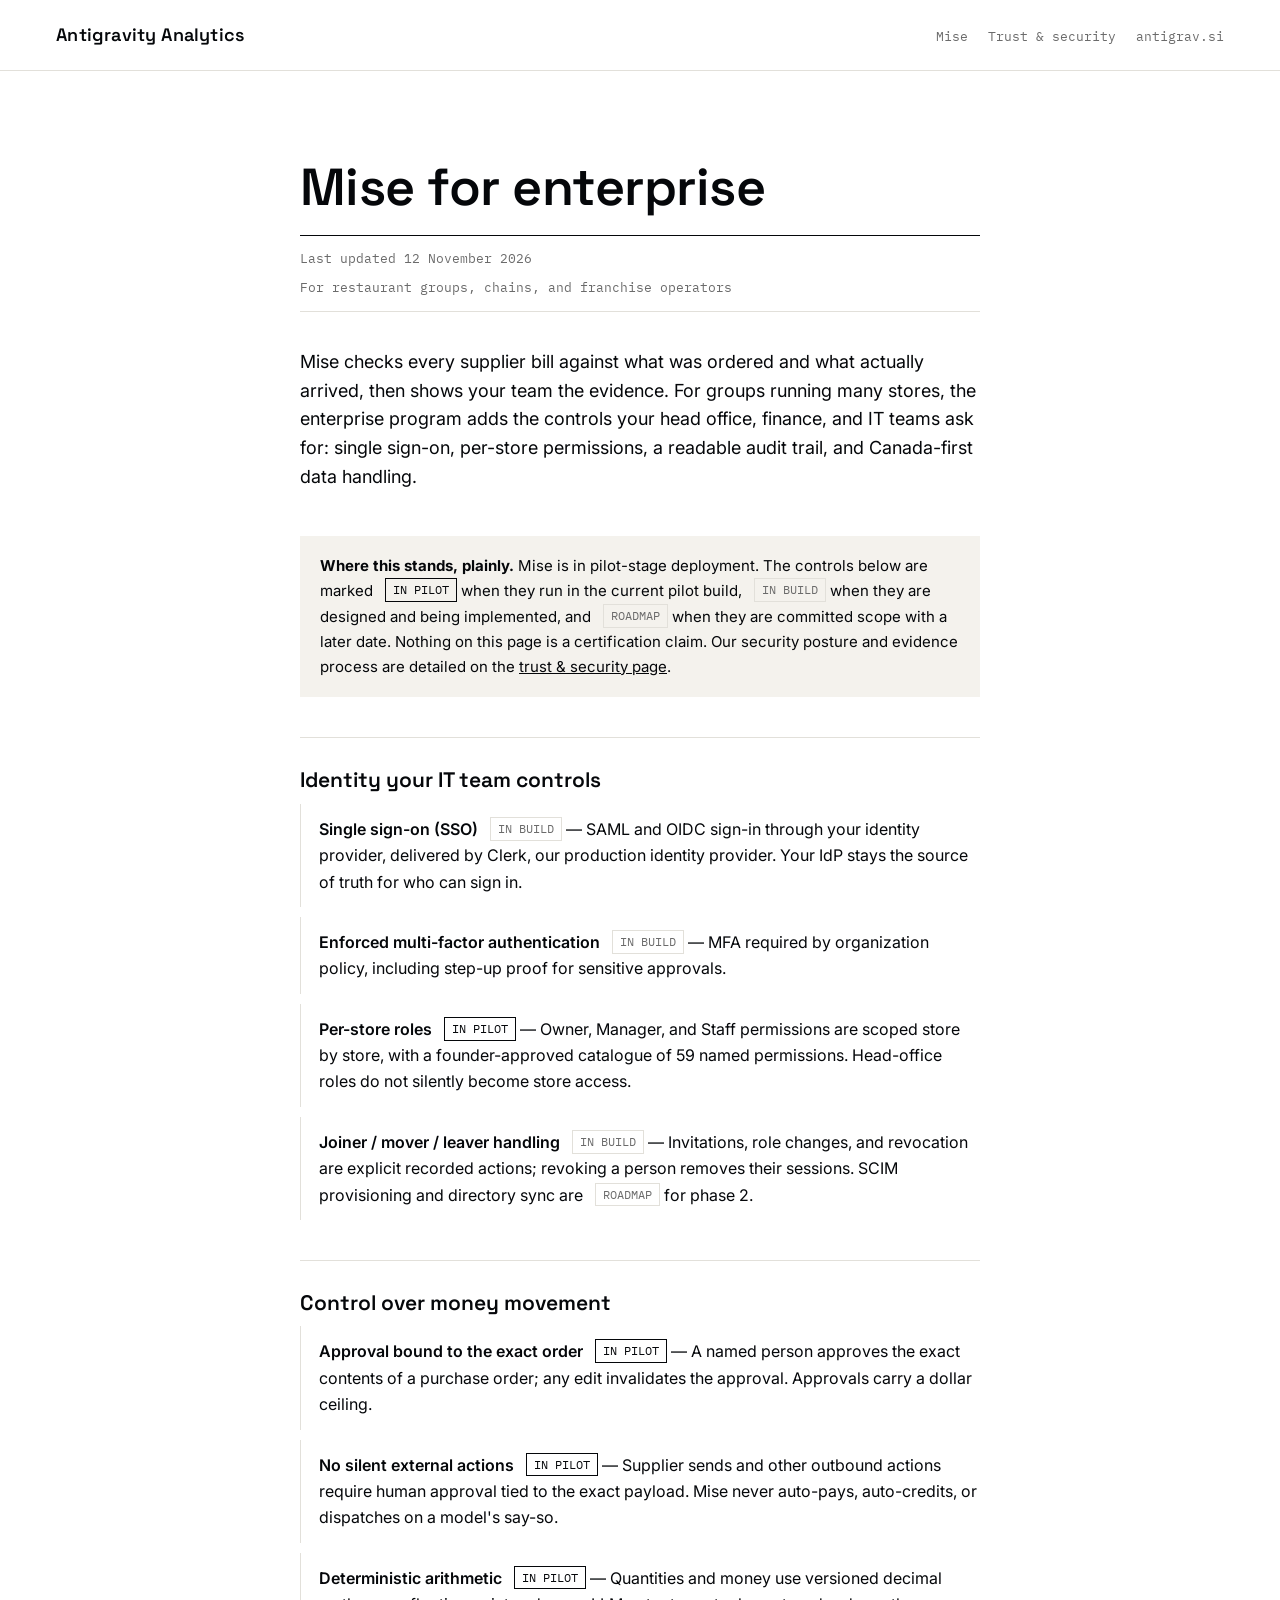
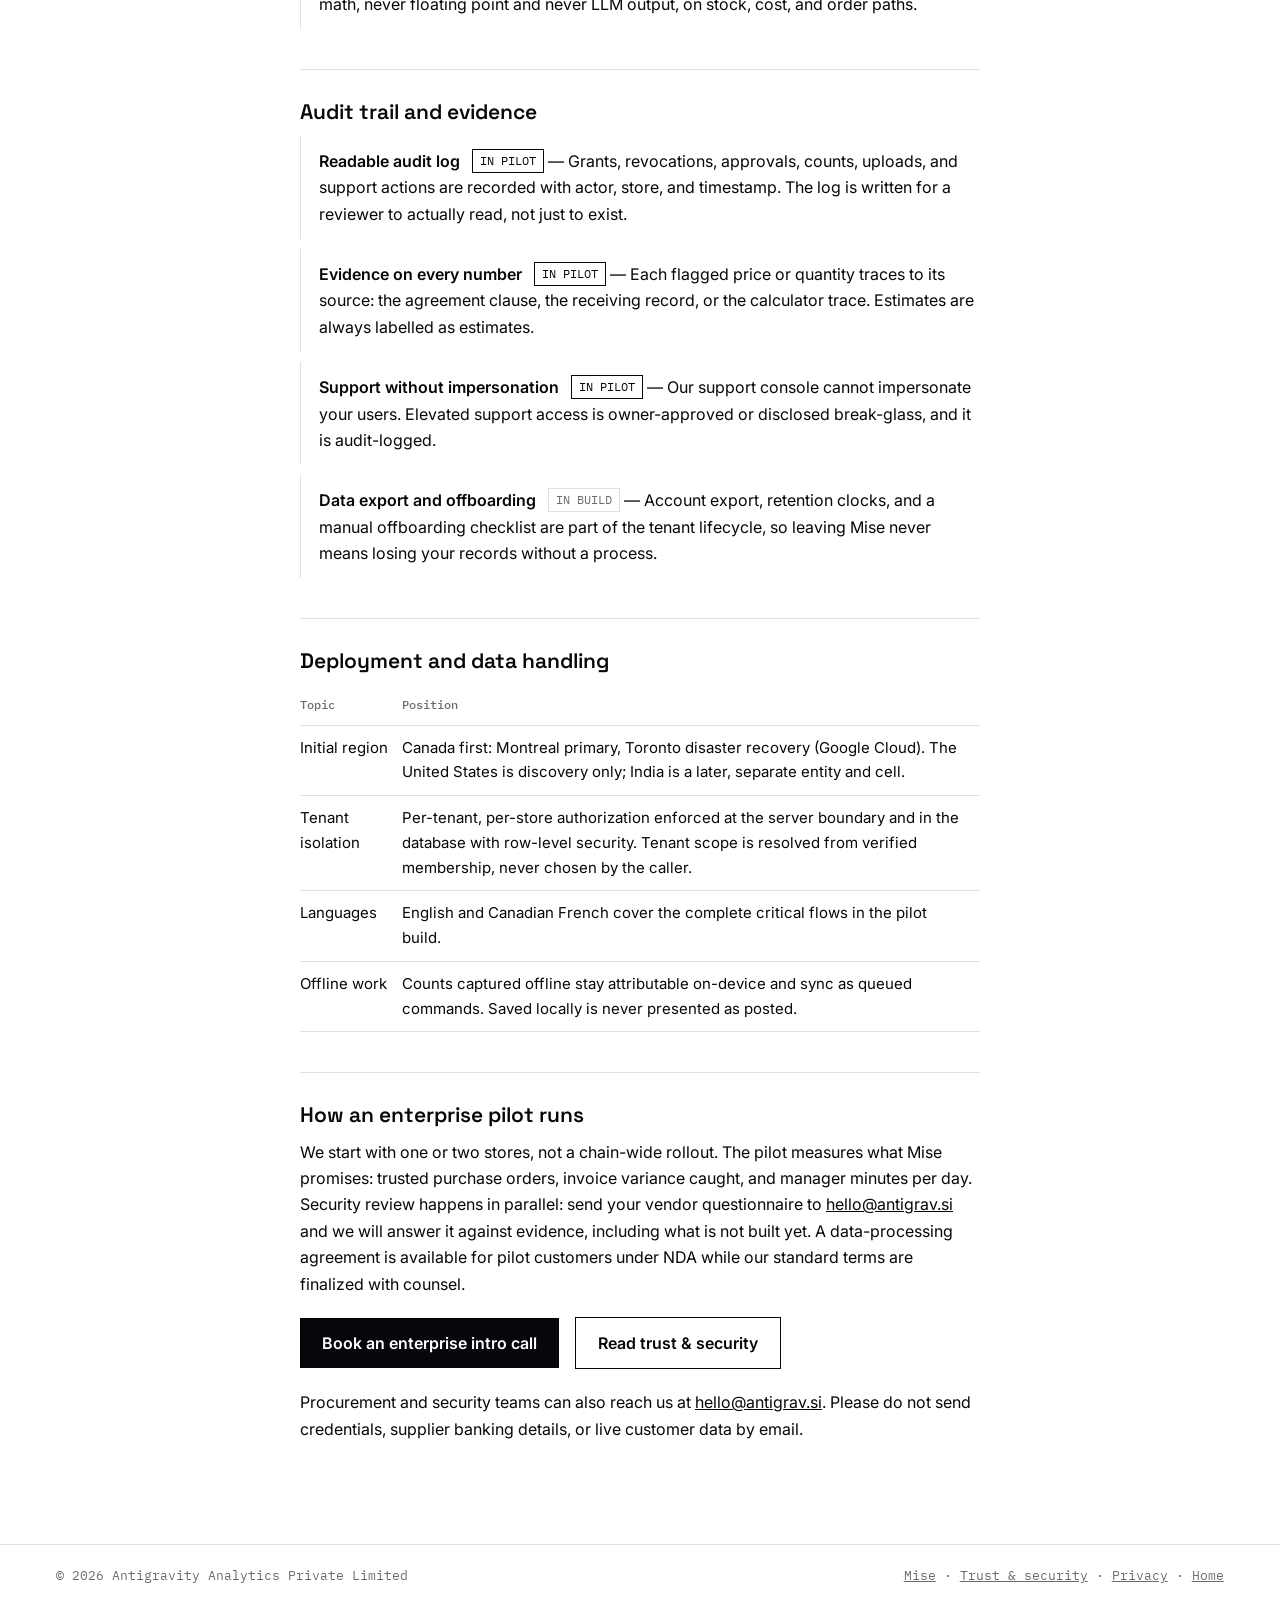
<file: enterprise.html>
<!DOCTYPE html>
<html lang="en">
<head>
<meta charset="utf-8" />
<meta name="viewport" content="width=device-width, initial-scale=1" />
<title>Mise for Enterprise — Antigravity Analytics</title>
<meta name="description" content="Mise for restaurant groups and chains: SSO via Clerk, per-store roles, audit trail, and Canada-first data handling. Pilot-stage enterprise program, described plainly." />
<link rel="canonical" href="https://antigrav.si/enterprise" />
<link rel="preconnect" href="https://fonts.googleapis.com" />
<link rel="preconnect" href="https://fonts.gstatic.com" crossorigin />
<link href="https://fonts.googleapis.com/css2?family=IBM+Plex+Mono:wght@400;500&family=Inter:wght@400;500;600&family=Space+Grotesk:wght@400;500;600&display=swap" rel="stylesheet" />
<style>
  :root{
    --ink:#05070A; --white:#FFFFFF; --paper:#F4F2ED; --grey:#6B6B6B; --line:#E2E0DA;
    --display:"Space Grotesk",sans-serif; --body:"Inter",sans-serif; --mono:"IBM Plex Mono",monospace;
  }
  *{box-sizing:border-box} html{-webkit-text-size-adjust:100%}
  body{margin:0;background:var(--white);color:var(--ink);font-family:var(--body);font-size:16px;line-height:1.65}
  a{color:var(--ink)}
  .site-header{border-bottom:1px solid var(--line);padding:20px clamp(20px,4.4vw,76px);display:flex;align-items:baseline;justify-content:space-between;gap:16px}
  .site-header .brand{font-family:var(--display);font-weight:600;font-size:18px;letter-spacing:.01em;text-decoration:none}
  .site-header nav{display:flex;gap:20px}
  .site-header nav a{font-family:var(--mono);font-size:13px;color:var(--grey);text-decoration:none}
  .site-header nav a:hover{color:var(--ink)}
  main{max-width:760px;margin:0 auto;padding:clamp(40px,7vw,88px) clamp(20px,4.4vw,40px) clamp(48px,7vw,88px)}
  .policy-meta{display:flex;flex-wrap:wrap;gap:8px 20px;font-family:var(--mono);font-size:13px;color:var(--grey);border-top:1px solid var(--ink);border-bottom:1px solid var(--line);padding:12px 0;margin-bottom:36px}
  h1{font-family:var(--display);font-weight:600;font-size:clamp(34px,5vw,52px);line-height:1.08;letter-spacing:-.01em;margin:0 0 20px}
  .policy-summary{font-size:18px;line-height:1.6;margin:0 0 44px}
  h2{font-family:var(--display);font-weight:600;font-size:21px;line-height:1.3;margin:40px 0 10px;padding-top:28px;border-top:1px solid var(--line)}
  p{margin:0 0 14px}
  .policy-list{list-style:none;margin:0 0 14px;padding:0}
  .policy-list li{padding:12px 0 12px 18px;border-left:1px solid var(--line);margin-bottom:10px}
  .policy-list strong{font-weight:600}
  .notice-band{background:var(--paper);padding:18px 20px;margin:0 0 40px;font-size:15px}
  .stamp{display:inline-block;font-family:var(--mono);font-size:12px;border:1px solid var(--ink);padding:1px 7px;margin-left:8px;vertical-align:2px}
  .stamp.dim{border-color:var(--line);color:var(--grey)}
  table{border-collapse:collapse;width:100%;margin:8px 0 18px;font-size:15px}
  th,td{border-bottom:1px solid var(--line);text-align:left;padding:10px 12px 10px 0;vertical-align:top}
  th{font-family:var(--mono);font-size:12px;color:var(--grey);font-weight:500}
  .cta{display:inline-block;background:var(--ink);color:var(--white);text-decoration:none;padding:12px 22px;font-weight:600;margin:6px 12px 6px 0}
  .cta.plain{background:var(--white);color:var(--ink);border:1px solid var(--ink)}
  .site-footer{border-top:1px solid var(--line);padding:20px clamp(20px,4.4vw,76px);font-family:var(--mono);font-size:13px;color:var(--grey);display:flex;flex-wrap:wrap;gap:8px 20px;justify-content:space-between}
  .site-footer a{color:var(--grey)} .site-footer a:hover{color:var(--ink)}
  @media (prefers-reduced-motion: reduce){*{transition:none}}
</style>
</head>
<body>
  <header class="site-header">
    <a class="brand" href="/">Antigravity Analytics</a>
    <nav><a href="/mise">Mise</a><a href="/trust">Trust &amp; security</a><a href="/">antigrav.si</a></nav>
  </header>

  <main>
    <h1>Mise for enterprise</h1>
    <div class="policy-meta"><span>Last updated 12 November 2026</span><span>For restaurant groups, chains, and franchise operators</span></div>
    <p class="policy-summary">Mise checks every supplier bill against what was ordered and what actually arrived, then shows your team the evidence. For groups running many stores, the enterprise program adds the controls your head office, finance, and IT teams ask for: single sign-on, per-store permissions, a readable audit trail, and Canada-first data handling.</p>

    <div class="notice-band"><strong>Where this stands, plainly.</strong> Mise is in pilot-stage deployment. The controls below are marked <span class="stamp">IN PILOT</span> when they run in the current pilot build, <span class="stamp dim">IN BUILD</span> when they are designed and being implemented, and <span class="stamp dim">ROADMAP</span> when they are committed scope with a later date. Nothing on this page is a certification claim. Our security posture and evidence process are detailed on the <a href="/trust">trust &amp; security page</a>.</div>

    <h2>Identity your IT team controls</h2>
    <ul class="policy-list">
      <li><strong>Single sign-on (SSO)</strong> <span class="stamp dim">IN BUILD</span> — SAML and OIDC sign-in through your identity provider, delivered by Clerk, our production identity provider. Your IdP stays the source of truth for who can sign in.</li>
      <li><strong>Enforced multi-factor authentication</strong> <span class="stamp dim">IN BUILD</span> — MFA required by organization policy, including step-up proof for sensitive approvals.</li>
      <li><strong>Per-store roles</strong> <span class="stamp">IN PILOT</span> — Owner, Manager, and Staff permissions are scoped store by store, with a founder-approved catalogue of 59 named permissions. Head-office roles do not silently become store access.</li>
      <li><strong>Joiner / mover / leaver handling</strong> <span class="stamp dim">IN BUILD</span> — Invitations, role changes, and revocation are explicit recorded actions; revoking a person removes their sessions. SCIM provisioning and directory sync are <span class="stamp dim">ROADMAP</span> for phase 2.</li>
    </ul>

    <h2>Control over money movement</h2>
    <ul class="policy-list">
      <li><strong>Approval bound to the exact order</strong> <span class="stamp">IN PILOT</span> — A named person approves the exact contents of a purchase order; any edit invalidates the approval. Approvals carry a dollar ceiling.</li>
      <li><strong>No silent external actions</strong> <span class="stamp">IN PILOT</span> — Supplier sends and other outbound actions require human approval tied to the exact payload. Mise never auto-pays, auto-credits, or dispatches on a model's say-so.</li>
      <li><strong>Deterministic arithmetic</strong> <span class="stamp">IN PILOT</span> — Quantities and money use versioned decimal math, never floating point and never LLM output, on stock, cost, and order paths.</li>
    </ul>

    <h2>Audit trail and evidence</h2>
    <ul class="policy-list">
      <li><strong>Readable audit log</strong> <span class="stamp">IN PILOT</span> — Grants, revocations, approvals, counts, uploads, and support actions are recorded with actor, store, and timestamp. The log is written for a reviewer to actually read, not just to exist.</li>
      <li><strong>Evidence on every number</strong> <span class="stamp">IN PILOT</span> — Each flagged price or quantity traces to its source: the agreement clause, the receiving record, or the calculator trace. Estimates are always labelled as estimates.</li>
      <li><strong>Support without impersonation</strong> <span class="stamp">IN PILOT</span> — Our support console cannot impersonate your users. Elevated support access is owner-approved or disclosed break-glass, and it is audit-logged.</li>
      <li><strong>Data export and offboarding</strong> <span class="stamp dim">IN BUILD</span> — Account export, retention clocks, and a manual offboarding checklist are part of the tenant lifecycle, so leaving Mise never means losing your records without a process.</li>
    </ul>

    <h2>Deployment and data handling</h2>
    <table>
      <tr><th scope="col">Topic</th><th scope="col">Position</th></tr>
      <tr><td>Initial region</td><td>Canada first: Montreal primary, Toronto disaster recovery (Google Cloud). The United States is discovery only; India is a later, separate entity and cell.</td></tr>
      <tr><td>Tenant isolation</td><td>Per-tenant, per-store authorization enforced at the server boundary and in the database with row-level security. Tenant scope is resolved from verified membership, never chosen by the caller.</td></tr>
      <tr><td>Languages</td><td>English and Canadian French cover the complete critical flows in the pilot build.</td></tr>
      <tr><td>Offline work</td><td>Counts captured offline stay attributable on-device and sync as queued commands. Saved locally is never presented as posted.</td></tr>
    </table>

    <h2>How an enterprise pilot runs</h2>
    <p>We start with one or two stores, not a chain-wide rollout. The pilot measures what Mise promises: trusted purchase orders, invoice variance caught, and manager minutes per day. Security review happens in parallel: send your vendor questionnaire to <a href="mailto:hello@antigrav.si">hello@antigrav.si</a> and we will answer it against evidence, including what is not built yet. A data-processing agreement is available for pilot customers under NDA while our standard terms are finalized with counsel.</p>
    <p>
      <a class="cta" href="https://cal.com/antigravity/intro-call">Book an enterprise intro call</a>
      <a class="cta plain" href="/trust">Read trust &amp; security</a>
    </p>
    <p>Procurement and security teams can also reach us at <a href="mailto:hello@antigrav.si">hello@antigrav.si</a>. Please do not send credentials, supplier banking details, or live customer data by email.</p>
  </main>

  <footer class="site-footer">
    <span>© 2026 Antigravity Analytics Private Limited</span>
    <span><a href="/mise">Mise</a> · <a href="/trust">Trust &amp; security</a> · <a href="/privacy">Privacy</a> · <a href="/">Home</a></span>
  </footer>
</body>
</html>
</file>
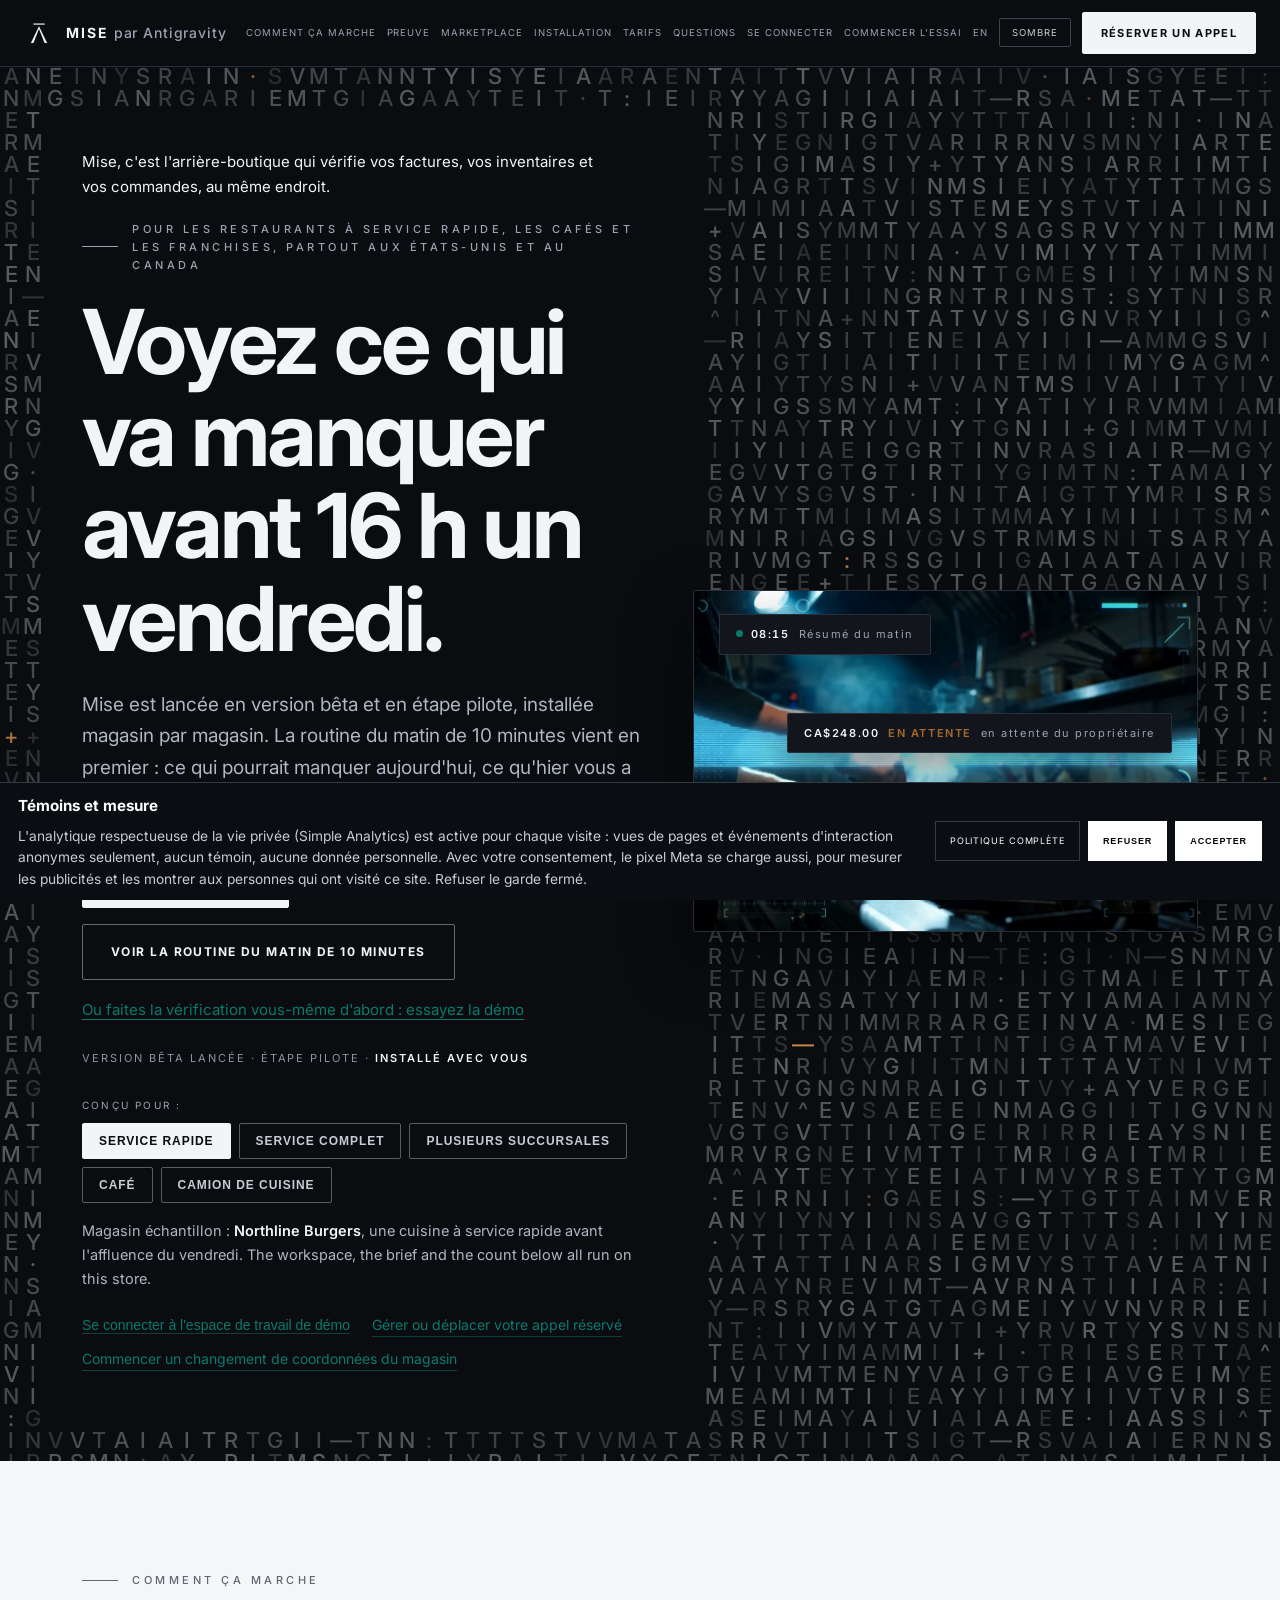
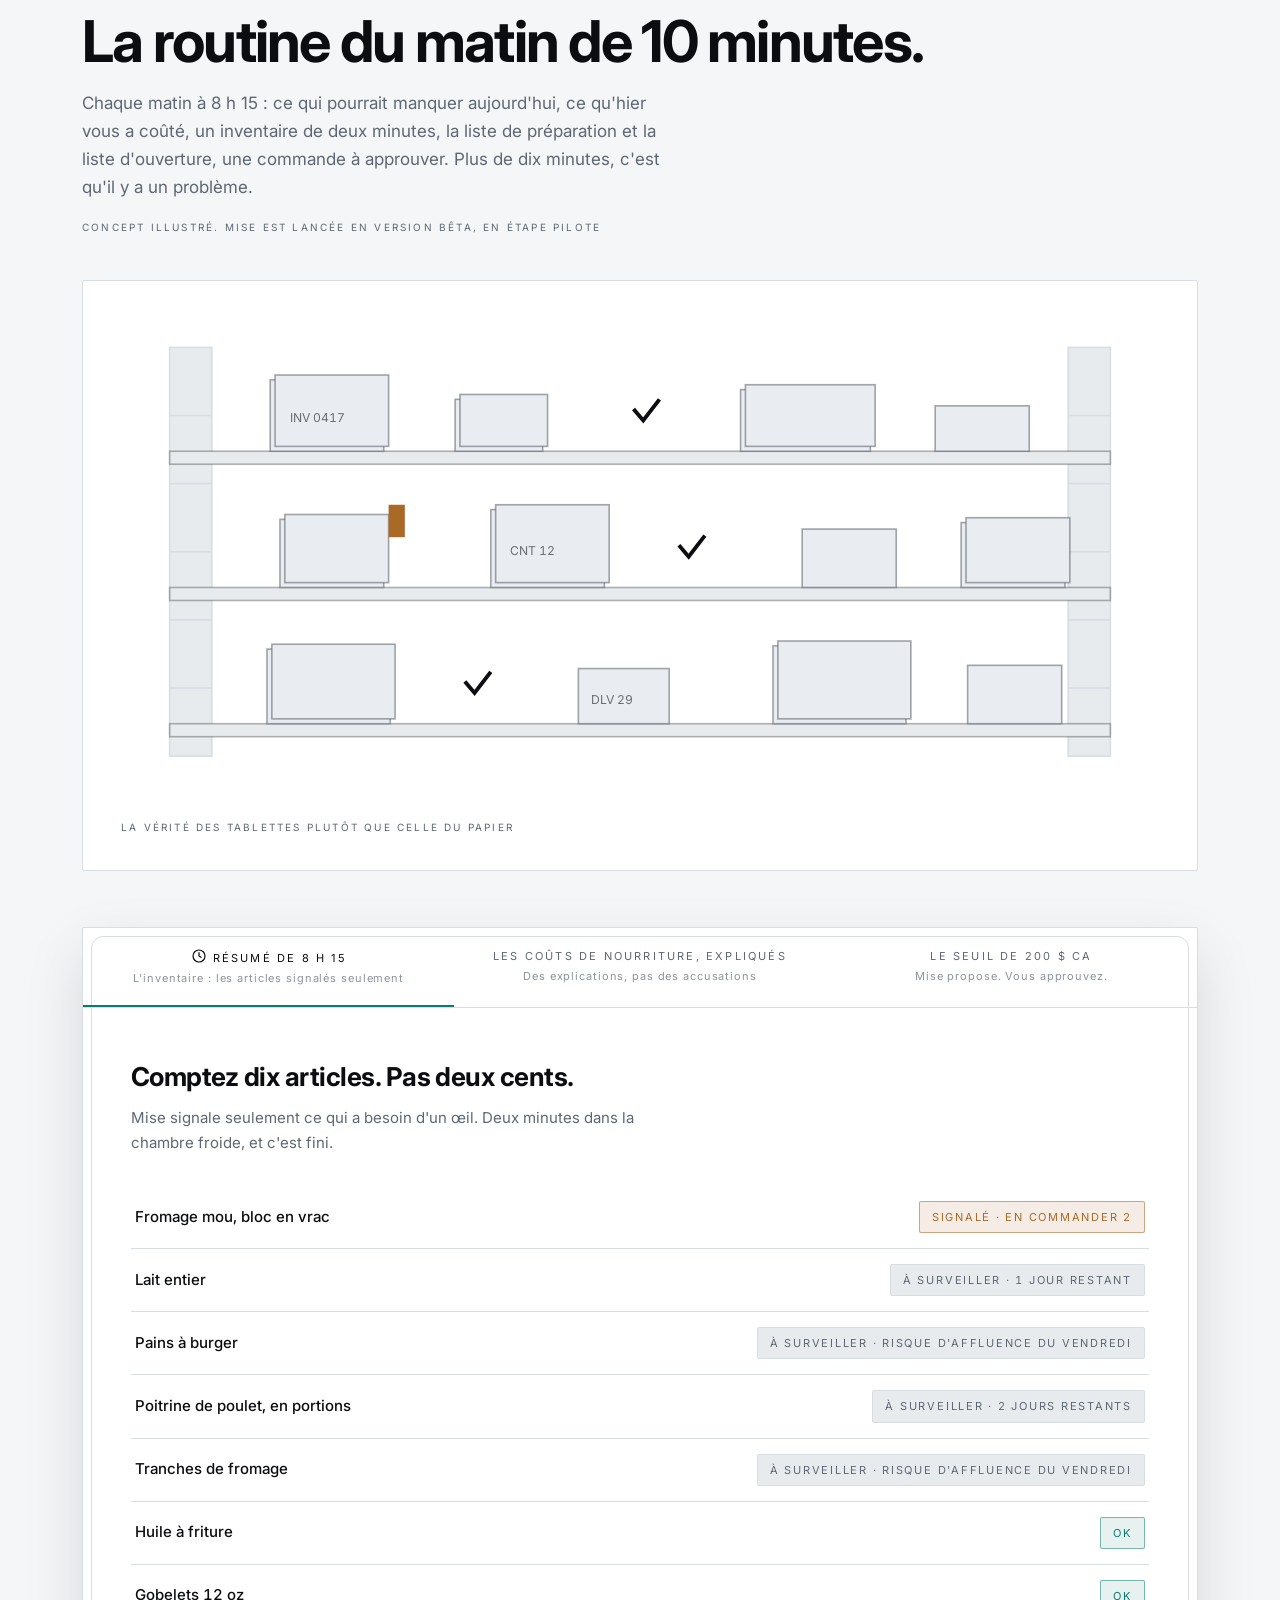
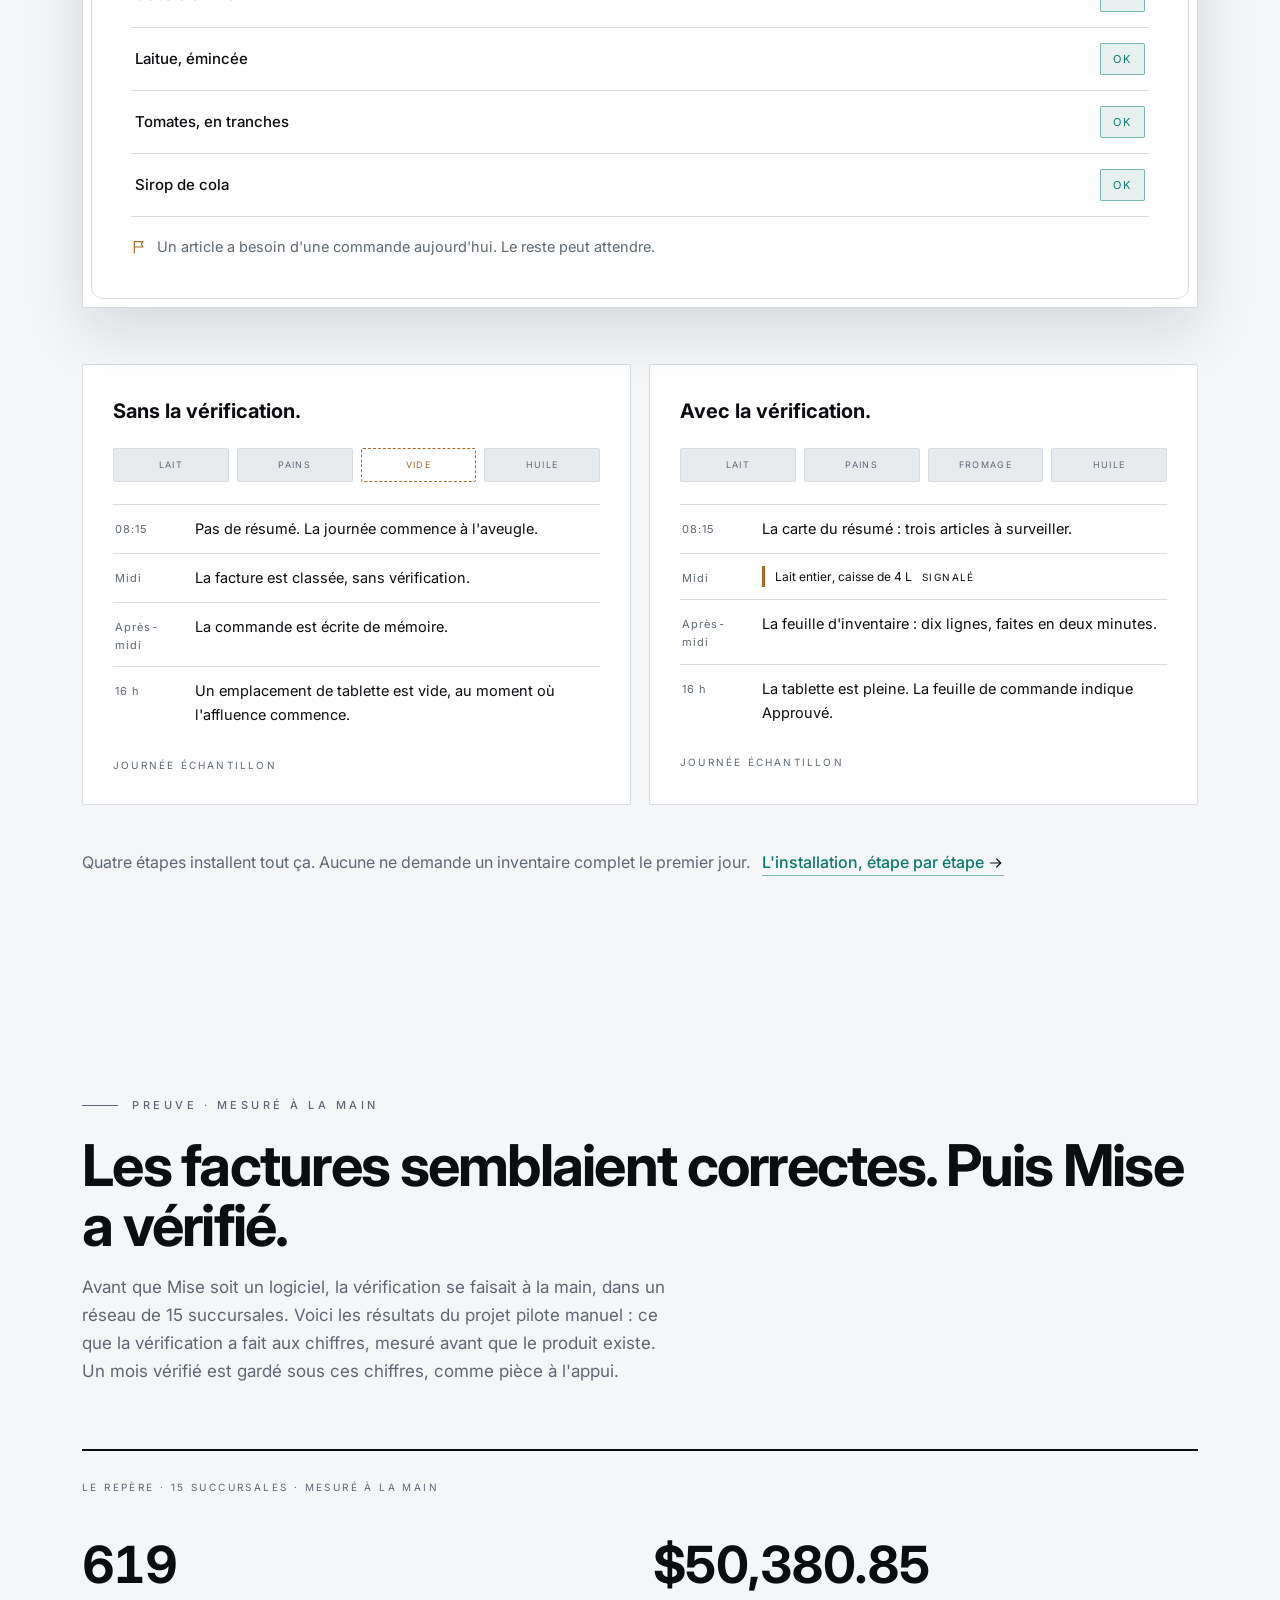
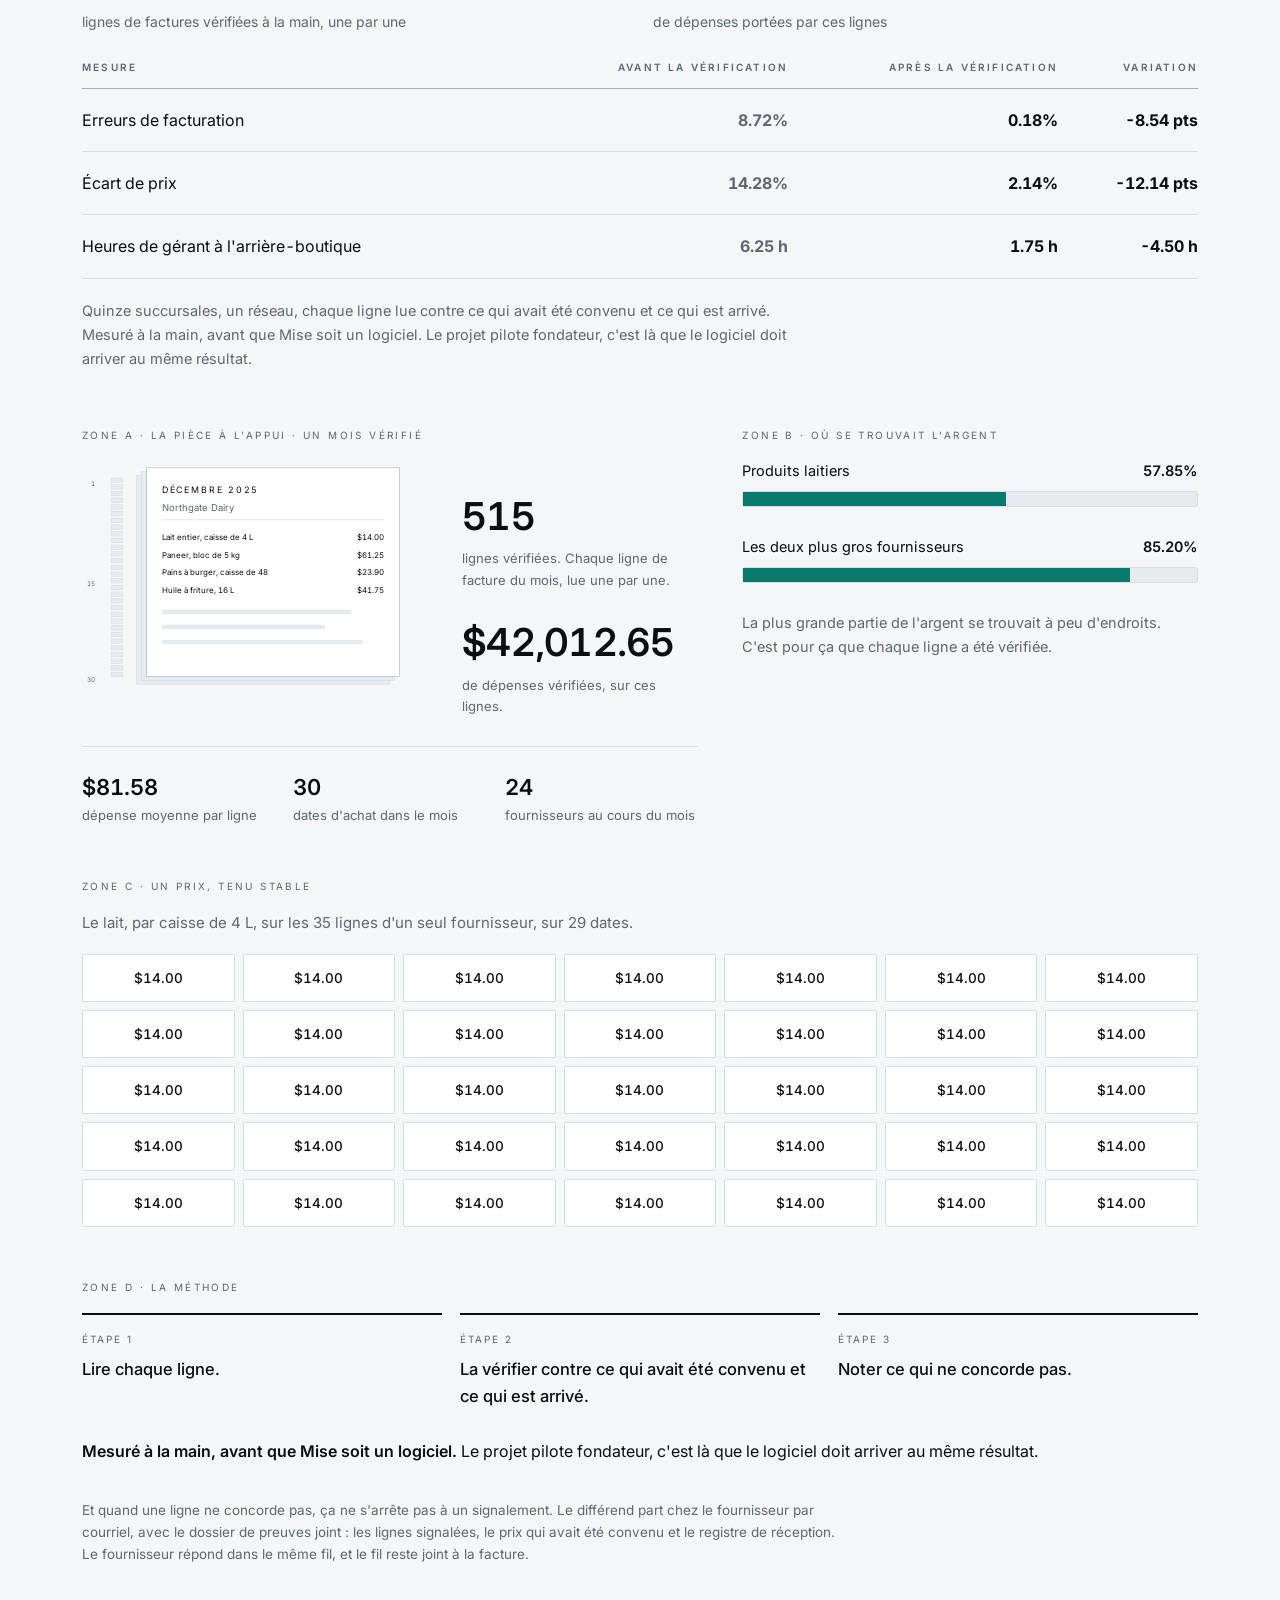
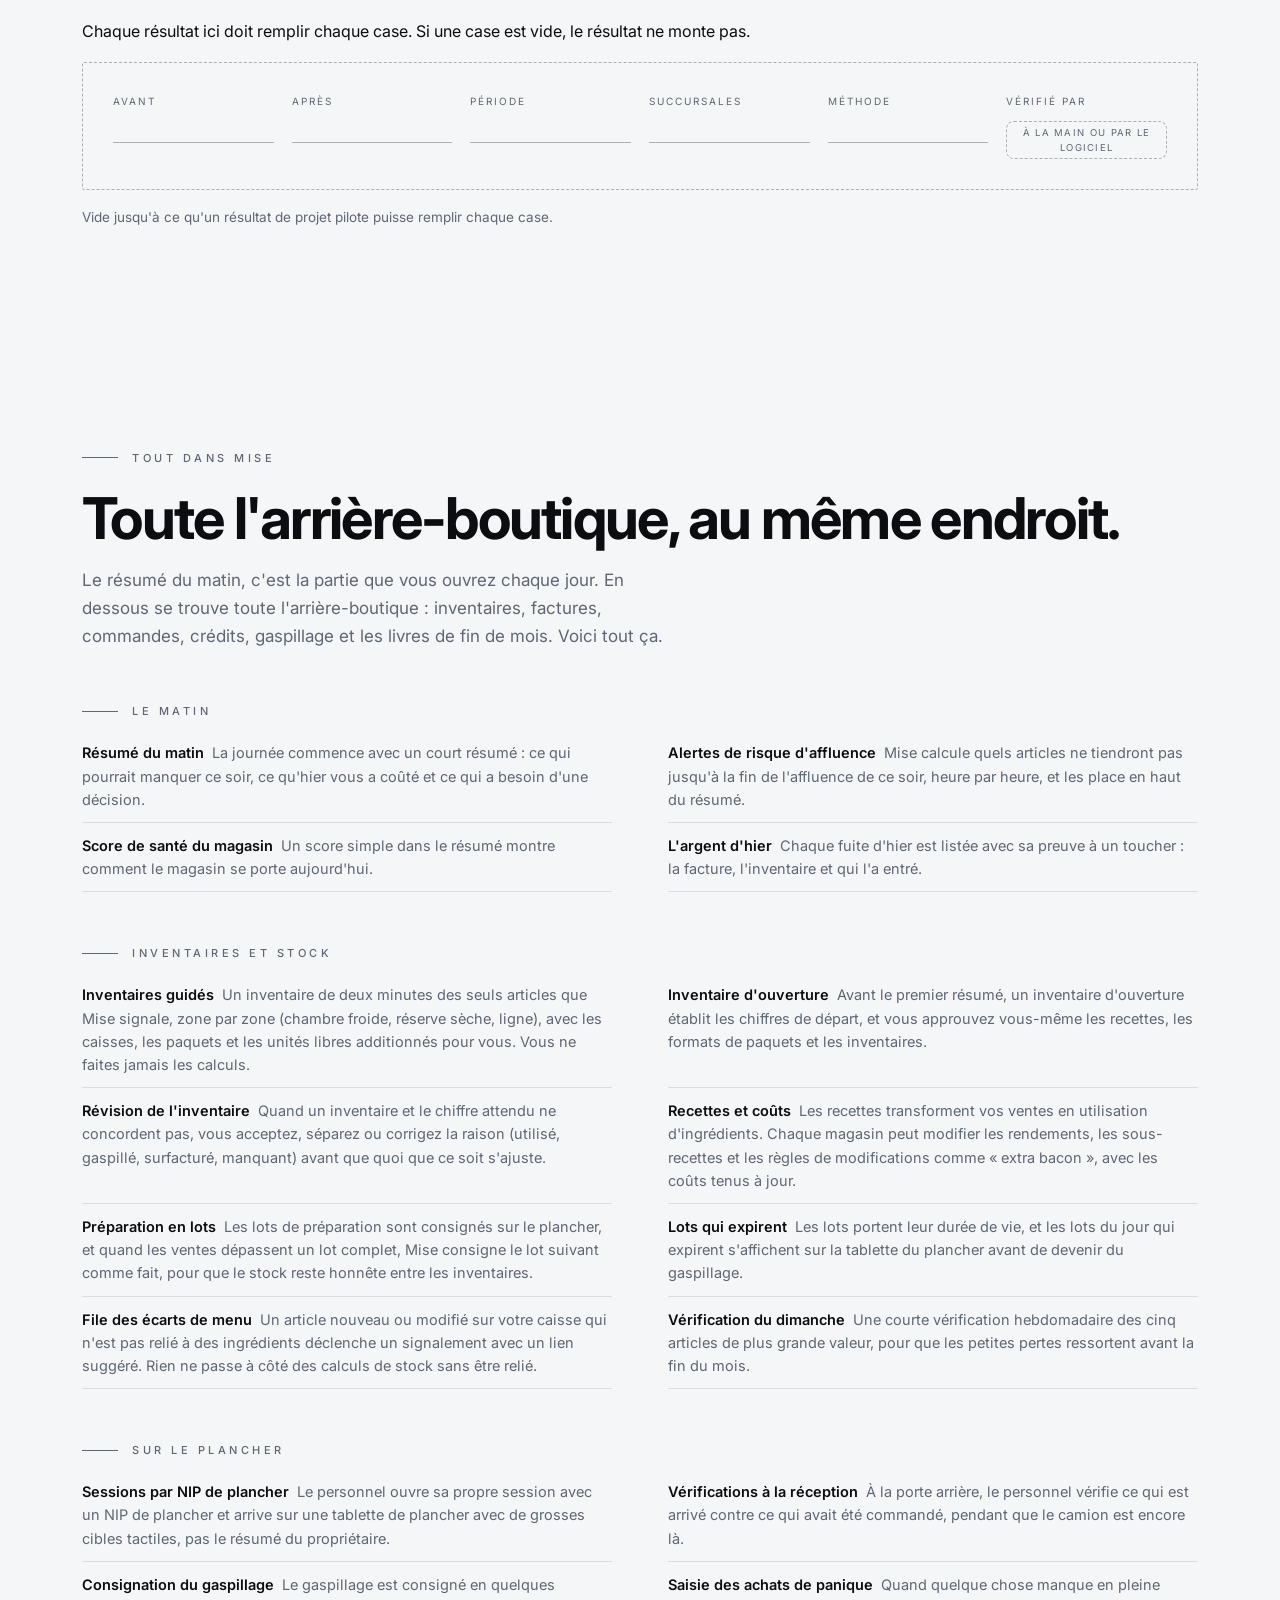
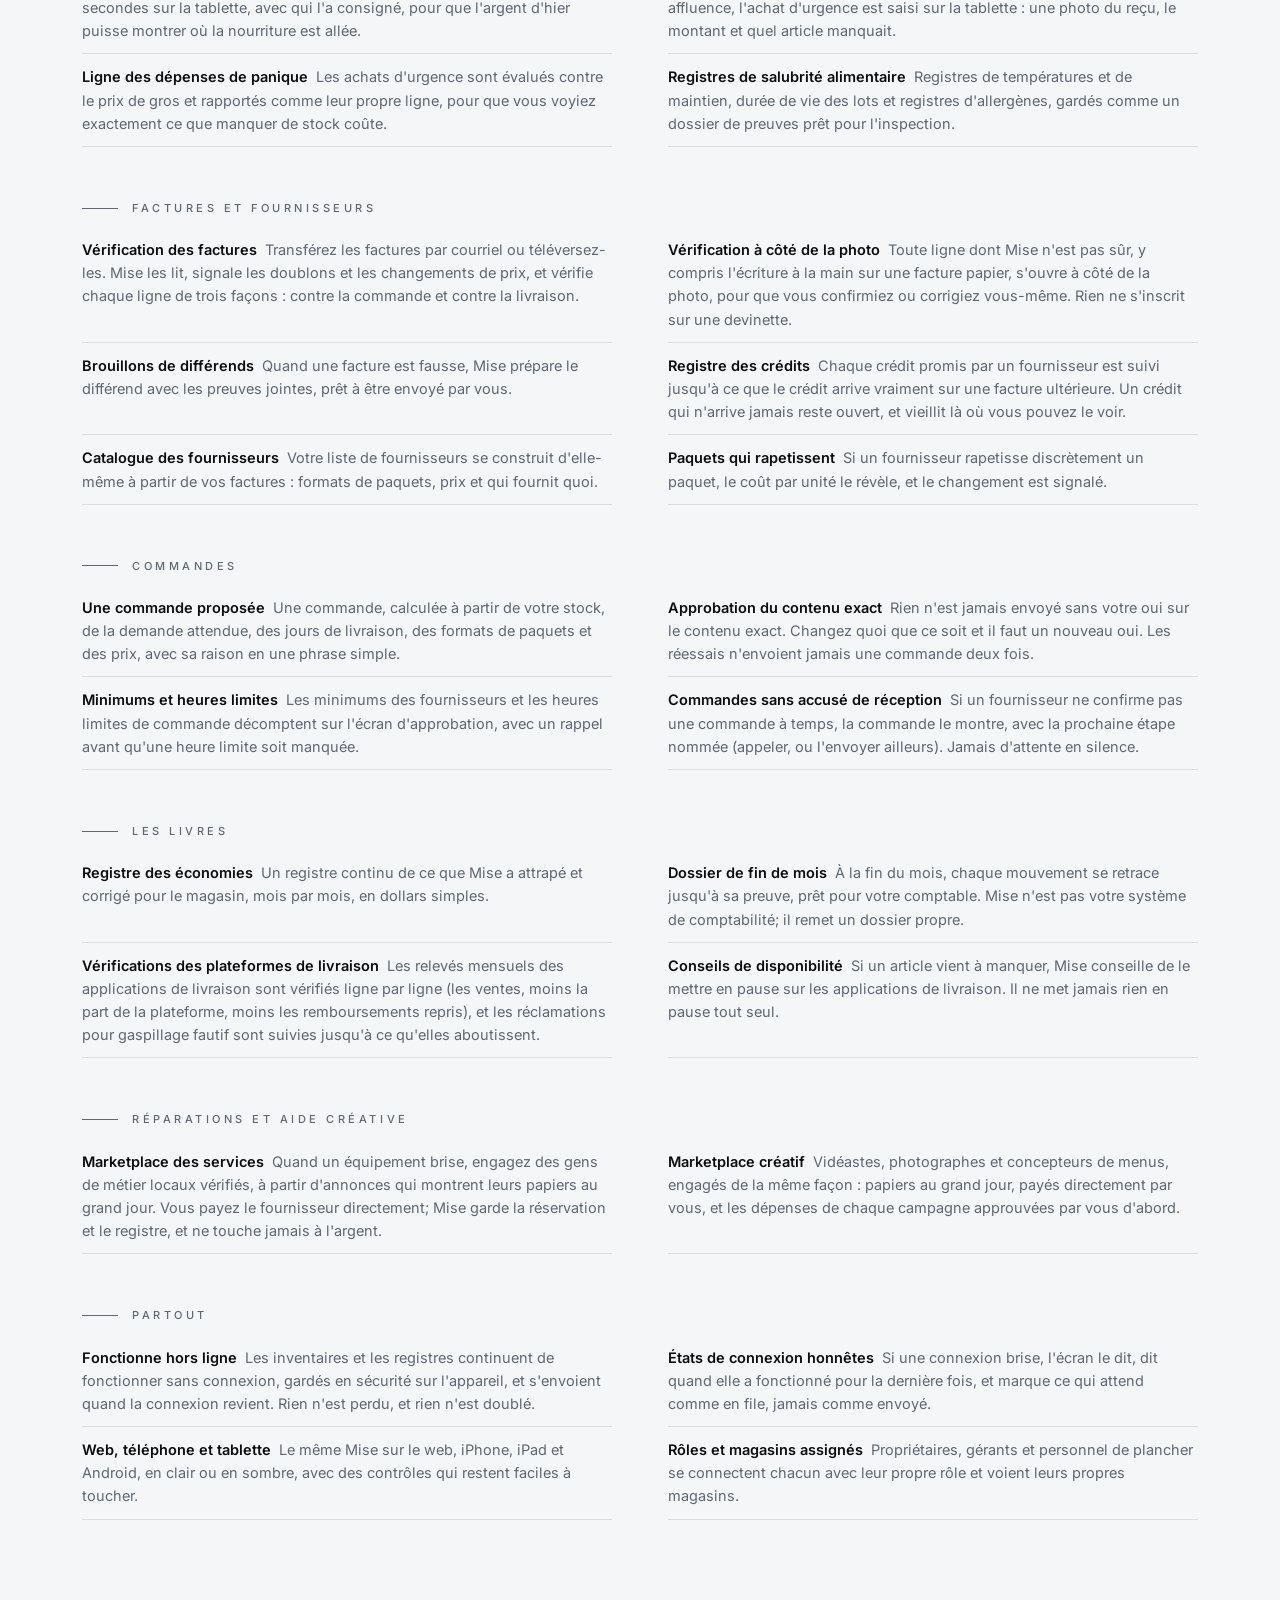
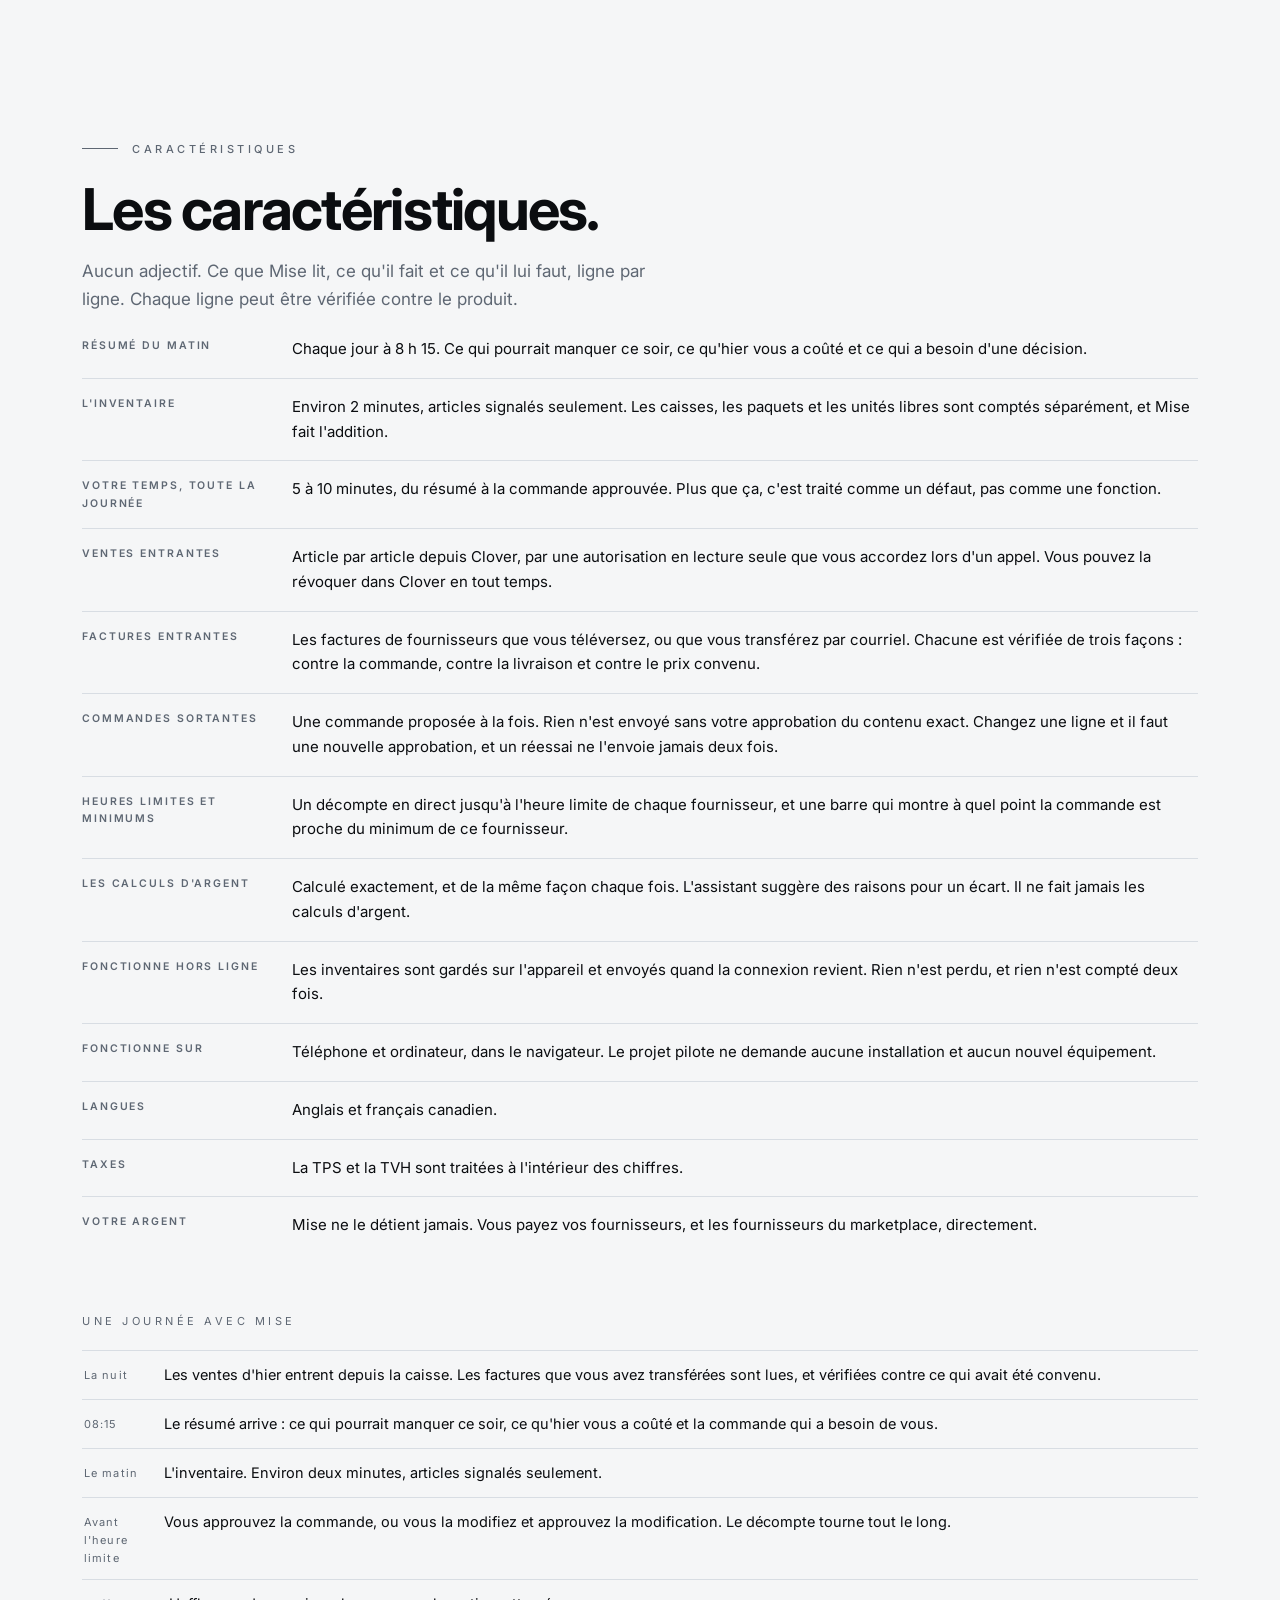
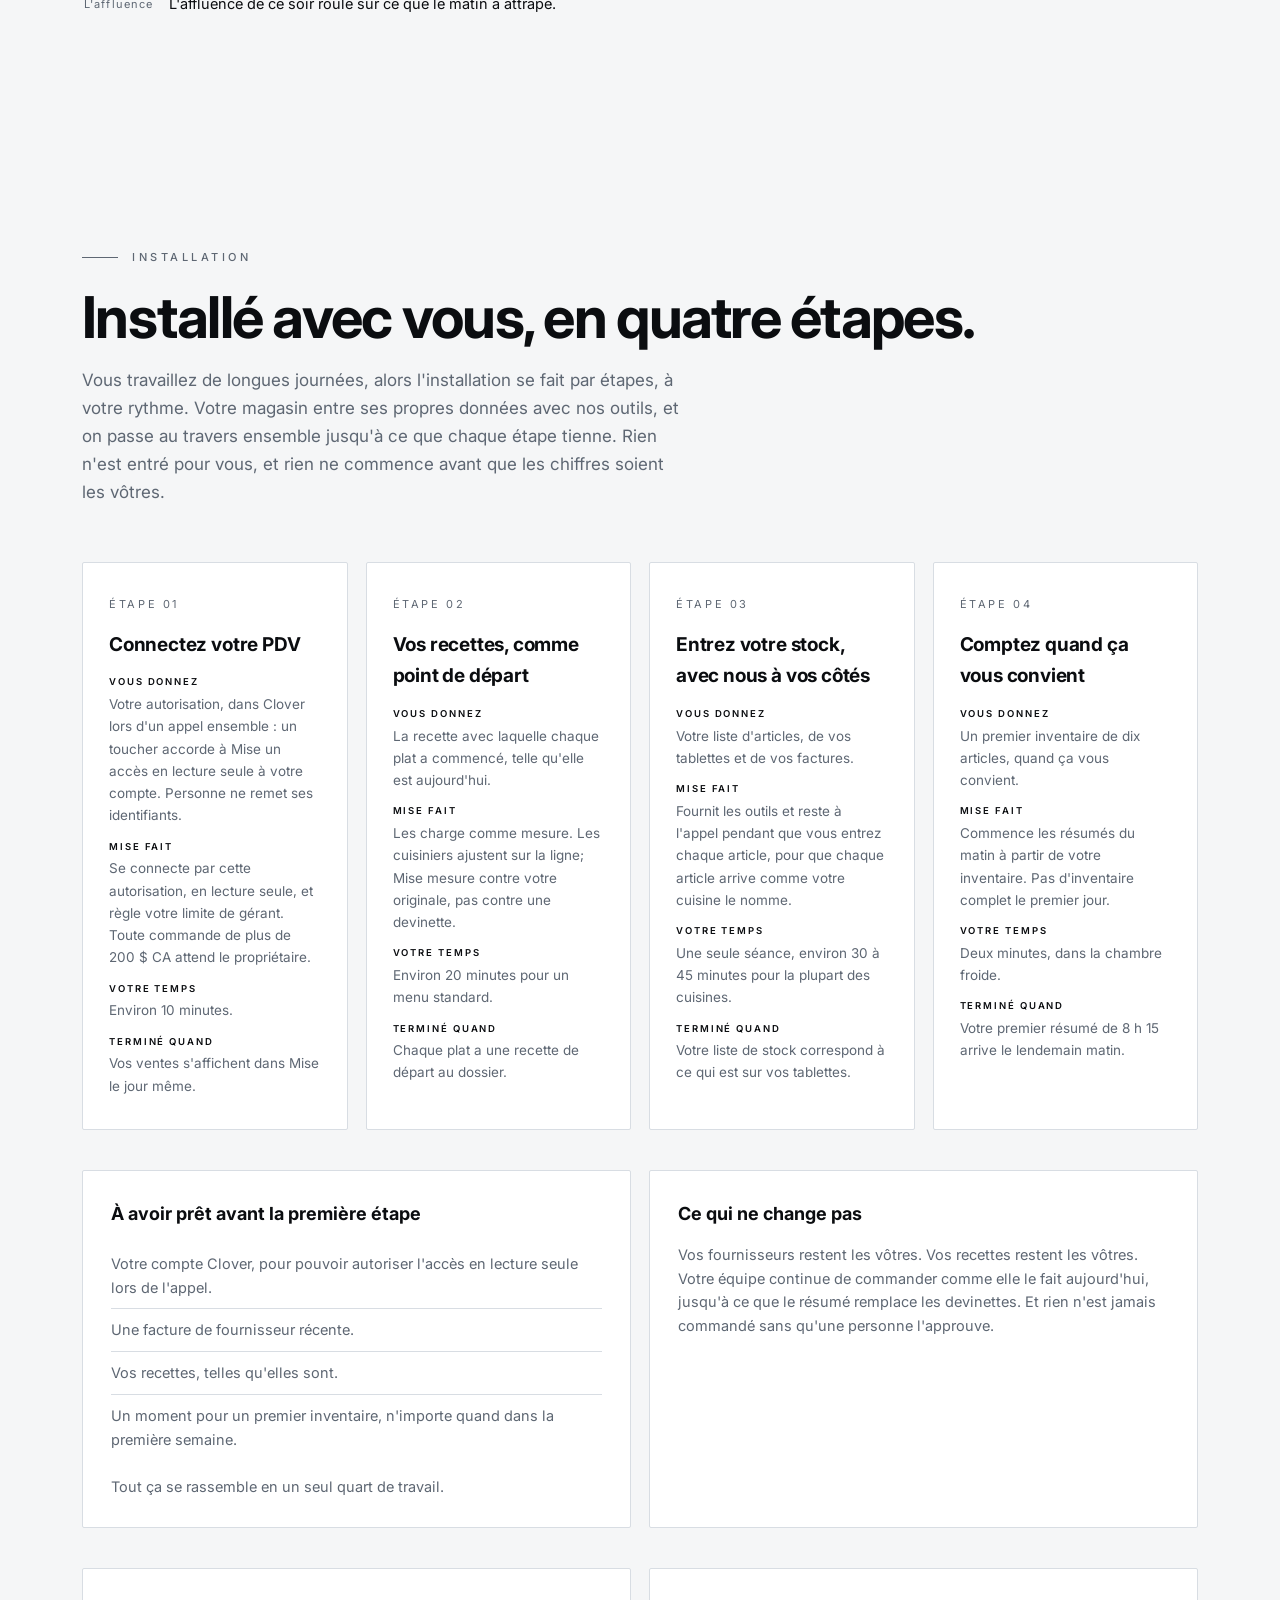
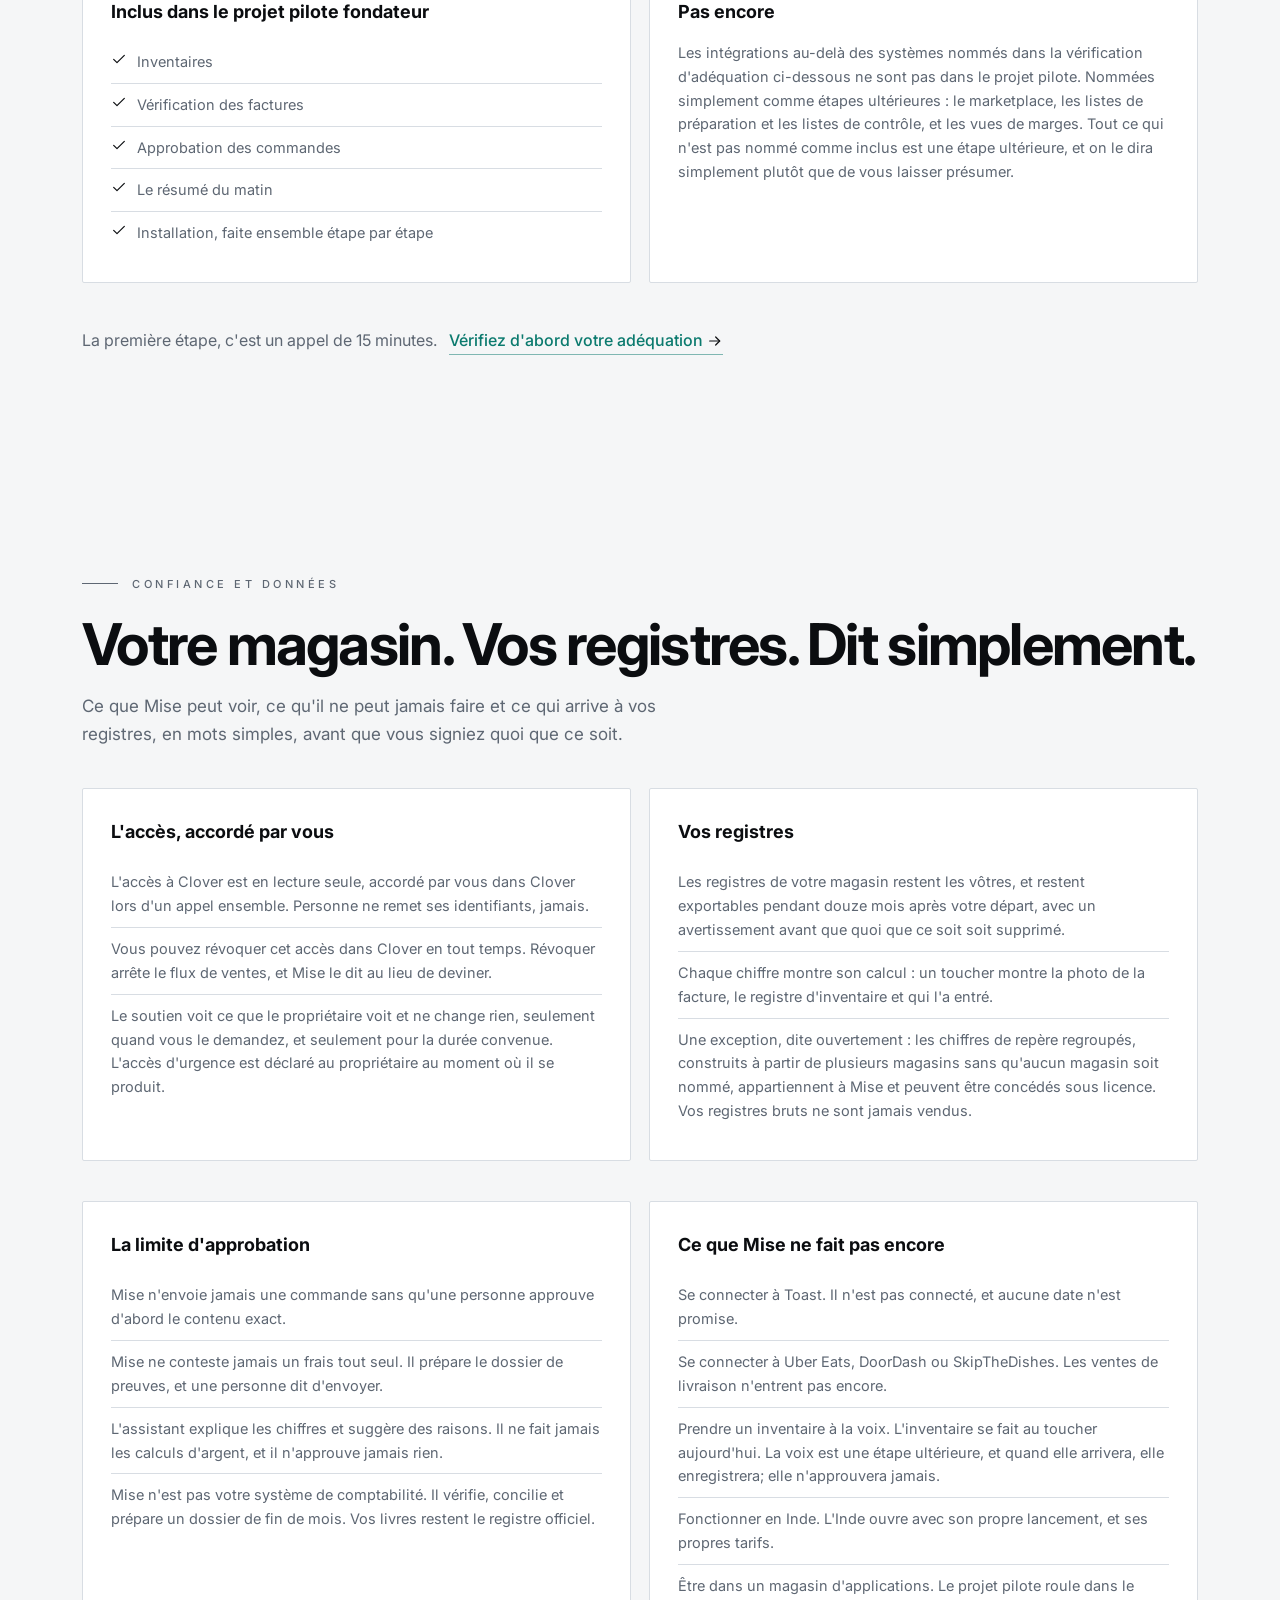
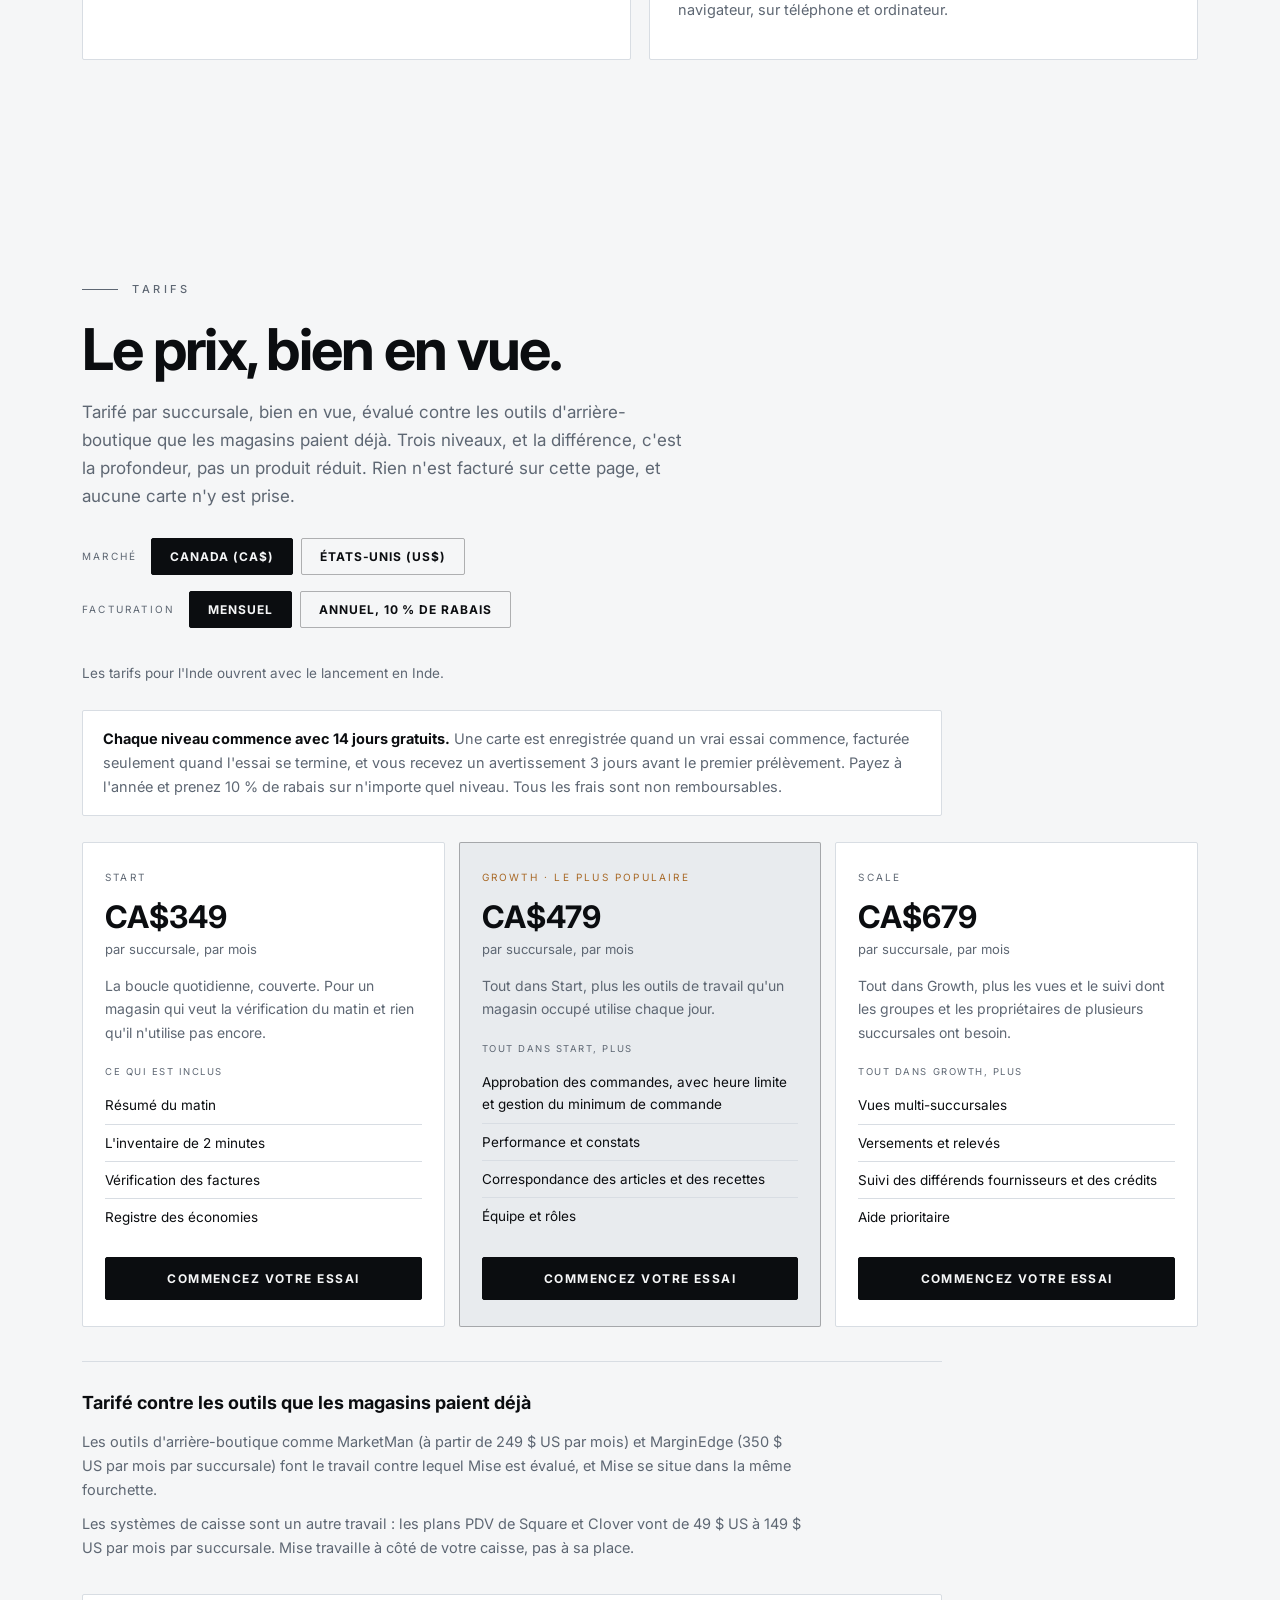
<file: mise-fr.html>
<!DOCTYPE html>
<html lang="fr-CA" data-theme="light">
<head>
<meta charset="utf-8">
<meta name="viewport" content="width=device-width, initial-scale=1">
<title>Mise : les opérations de cuisine, faites à la main | Antigravity Analytics</title>
<meta name="description" content="Mise donne aux cuisines à service rapide une routine du matin de 10 minutes qui signale le stock bas avant l'affluence de 16 h. Projet pilote fondateur. Réservez un appel.">
<meta property="og:type" content="website">
<meta property="og:url" content="https://antigrav.si/mise-fr">
<meta property="og:title" content="Mise : voyez ce qui va manquer avant 16 h un vendredi.">
<meta property="og:description" content="Une routine du matin de 10 minutes pour les cuisines à service rapide. Projet pilote fondateur. Un cercle intérieur, pas un lancement.">
<meta property="og:image" content="https://antigrav.si/mise-og.png">
<meta name="twitter:card" content="summary_large_image">
<meta name="twitter:title" content="Mise : voyez ce qui va manquer avant 16 h un vendredi.">
<meta name="twitter:description" content="Une routine du matin de 10 minutes pour les cuisines à service rapide. Projet pilote fondateur. Un cercle intérieur, pas un lancement.">
<meta name="twitter:image" content="https://antigrav.si/mise-og.png">
<link rel="canonical" href="https://antigrav.si/mise-fr">
<link rel="alternate" hreflang="fr-CA" href="https://antigrav.si/mise-fr">
<meta name="robots" content="index, follow">
<link rel="icon" href="data:image/svg+xml,%3Csvg xmlns='http://www.w3.org/2000/svg' viewBox='0 0 100 100'%3E%3Crect width='100' height='100' rx='22' fill='%2305070A'/%3E%3Crect x='31.4' y='18.3' width='37.5' height='3.9' fill='%23FFFFFF'/%3E%3Cpath d='M50 27.5L22.95 83.3L31.37 83.3L50 36.3L68.63 83.3L77.05 83.3Z' fill='%23FFFFFF'/%3E%3C/svg%3E">
<link rel="preconnect" href="https://fonts.googleapis.com">
<link rel="preconnect" href="https://fonts.gstatic.com" crossorigin>
<script data-collect-dnt="true" async src="https://scripts.simpleanalyticscdn.com/latest.js"></script>
<script src="https://js.sentry-cdn.com/64e80ec8f5a4be798e2180b838a5c974.min.js" crossorigin="anonymous"></script>
<link href="https://fonts.googleapis.com/css2?family=Inter:wght@400;500;700&display=swap" rel="stylesheet">
<link rel="stylesheet" href="mise-form.css">
<noscript><img src="https://queue.simpleanalyticscdn.com/noscript.gif?collect-dnt=true" alt="" referrerpolicy="no-referrer-when-downgrade"></noscript>
<style>
/* ============ TOKENS (preserved from live) ============ */
:root, [data-theme="dark"]{
  --bg:#05070A; --surface:#090C12; --surface2:#0E131C;
  --line:#171E2B; --line-hi:rgba(255,255,255,.24);
  --ink:#FFFFFF; --grey:#8A919C; --red:#C8102E;
  --mark:#FFFFFF; --matrix:255,255,255;
  --navbg:rgba(5,7,10,.82);
  --shadow:0 20px 60px rgba(0,0,0,.5);
  --sg:'Space Grotesk',sans-serif; --mono:'IBM Plex Mono',monospace; --body:'Inter',sans-serif;
}
[data-theme="light"]{
  --bg:#FFFFFF; --surface:#F5F6F8; --surface2:#ECEEF2;
  --line:#E2E5EA; --line-hi:rgba(5,7,10,.28);
  --ink:#05070A; --grey:#5B6270; --red:#C8102E;
  --mark:#05070A; --matrix:5,7,10;
  --navbg:rgba(255,255,255,.85);
  --shadow:0 20px 60px rgba(5,7,10,.12);
}
*{margin:0;padding:0;box-sizing:border-box}
html{scroll-behavior:smooth}
body{background:var(--bg);color:var(--ink);font-family:var(--body);font-size:16px;line-height:1.65;-webkit-font-smoothing:antialiased;overflow-x:hidden;transition:background .4s,color .4s}
::selection{background:var(--red);color:#fff}
.wrap{max-width:1180px;margin:0 auto;padding:0 32px}
section{padding:110px 0;position:relative}
.eyebrow{font-family:var(--mono);font-size:11px;letter-spacing:.32em;color:var(--grey);text-transform:uppercase;margin-bottom:22px}
h1,h2{font-family:var(--sg);font-weight:700;letter-spacing:-.04em;line-height:1.02}
h1{font-size:clamp(46px,7vw,92px)}
h2{font-size:clamp(32px,4.5vw,58px);margin-bottom:18px}
.lede{font-size:17px;color:var(--grey);max-width:600px}
a{color:inherit}
/* ============ INTRO (P01/P02, preserved) ============ */
#intro{position:fixed;inset:0;z-index:200;background:#05070A;display:flex;align-items:center;justify-content:center;transition:opacity .35s ease;cursor:pointer}
#intro.done{opacity:0;pointer-events:none}
#intro svg{width:min(320px,60vw);height:auto;overflow:visible}
#intro .mkb{fill:#fff;opacity:0;transform:translateY(14px);animation:markin .9s cubic-bezier(.16,1,.3,1) forwards}
#intro .mkl{animation-delay:.2s}
@keyframes markin{to{opacity:1;transform:translateY(0)}}
/* ============ HEADER (preserved) ============ */
header{position:fixed;top:0;left:0;right:0;z-index:100;background:var(--navbg);backdrop-filter:blur(14px);-webkit-backdrop-filter:blur(14px);border-bottom:1px solid var(--line);transition:background .4s,border-color .4s}
.nav-in{max-width:1440px;margin:0 auto;padding:0 32px;height:66px;display:flex;align-items:center;gap:14px}
.brand{display:flex;align-items:center;gap:12px;text-decoration:none}
.brand svg{width:30px;height:30px;display:block}
.brand svg .mk{fill:var(--mark);transition:fill .4s}
.brand b{font-family:var(--sg);font-weight:700;font-size:14px;letter-spacing:.14em}
.brand-sub{font-weight:500;color:var(--grey);letter-spacing:.06em}
.brand b i{font-style:normal;color:var(--red)}
.nav-links{margin-left:auto;display:flex;gap:20px;align-items:center}
.nav-links a.nl{font-family:var(--mono);font-size:10px;letter-spacing:.22em;color:var(--grey);text-decoration:none;text-transform:uppercase;transition:color .2s}
.nav-links a.nl:hover{color:var(--ink)}
#themeBtn{font-family:var(--mono);font-size:10px;letter-spacing:.22em;background:none;border:1px solid var(--line);color:var(--grey);padding:8px 14px;border-radius:999px;cursor:pointer;text-transform:uppercase;transition:border-color .2s,color .2s}
#themeBtn:hover{border-color:var(--line-hi);color:var(--ink)}
.langlink{font-family:var(--mono);font-size:10px;letter-spacing:.22em;color:var(--grey);text-decoration:none;text-transform:uppercase;transition:color .2s}
.langlink:hover{color:var(--ink)}
.cta{display:inline-block;font-family:var(--sg);font-weight:600;font-size:14px;letter-spacing:.02em;background:var(--ink);color:var(--bg);text-decoration:none;padding:13px 28px;border-radius:999px;border:1px solid var(--ink);transition:transform .25s cubic-bezier(.16,1,.3,1),box-shadow .25s;white-space:nowrap}
.cta:hover{transform:translateY(-2px);box-shadow:var(--shadow)}
.cta.ghost{background:transparent;color:var(--ink);border:1px solid var(--line-hi)}
.nav-cta{padding:10px 20px;font-size:13px}
/* ============ RECOGNITION LINE (Stage 14, N07: opacity only) ============ */
.recog{margin-top:66px;background:var(--surface);border-bottom:1px solid var(--line);padding:12px 20px;text-align:center;font-size:14px;color:var(--grey)}
.recog a{color:var(--ink)}
.recog.show{animation:fadein .24s cubic-bezier(.16,1,.3,1) both}
@keyframes fadein{from{opacity:0}to{opacity:1}}
/* ============ HERO (F10: film beside the text, never behind it) ============ */
#hero{min-height:100svh;display:flex;align-items:center;padding:150px 0 90px;overflow:hidden}
#matrix{position:absolute;inset:0;width:100%;height:100%;display:block;z-index:0}
.herogrid{display:grid;grid-template-columns:1.05fr .95fr;gap:52px;align-items:center;width:100%;position:relative;z-index:1}
.pocket{position:relative;z-index:2;text-align:left;max-width:600px;margin:0}
.pocket h1{margin-bottom:24px}
.pocket .lede{margin:0 0 38px;font-size:19px}
.defline{font-size:15px;color:var(--ink);max-width:520px;margin-bottom:20px}
.hero-ctas{display:flex;gap:16px;justify-content:flex-start;flex-wrap:wrap}
.hero-note{margin-top:26px;font-family:var(--mono);font-size:11px;letter-spacing:.18em;color:var(--grey);text-transform:uppercase}
.hero-note b{color:var(--red);font-weight:600}
.textlink{display:inline-block;margin-top:18px;font-size:15px;color:var(--ink);text-decoration:underline;text-underline-offset:4px}
.filmwrap{position:relative;z-index:2;border:1px solid var(--line);border-radius:20px;overflow:hidden;box-shadow:var(--shadow);background:var(--surface)}
.filmwrap video{width:100%;height:100%;min-height:340px;object-fit:cover;display:block}
.badge{position:absolute;z-index:2;font-family:var(--mono);font-size:11px;letter-spacing:.14em;background:var(--surface);border:1px solid var(--line);border-radius:10px;padding:10px 16px;color:var(--grey);white-space:nowrap;box-shadow:var(--shadow);animation:floaty 7s ease-in-out infinite}
.badge b{color:var(--ink);font-weight:600}
.badge .rd{color:var(--red);font-weight:600}
.badge .pulse{display:inline-block;width:7px;height:7px;border-radius:50%;background:var(--red);margin-right:8px;animation:pulse 2.2s infinite;vertical-align:1px}
@keyframes pulse{0%,100%{opacity:1}50%{opacity:.2}}
@keyframes floaty{0%,100%{transform:translateY(0)}50%{transform:translateY(-12px)}}
#b1{top:7%;left:5%;animation-delay:0s}
#b2{bottom:26%;left:6%;animation-delay:2.4s}
#b3{top:36%;right:5%;animation-delay:4.1s}
#b4{bottom:9%;right:6%;animation-delay:1.2s}
/* ============ SIMULATOR (preserved) ============ */
.stage{border:1px solid var(--line);border-radius:20px;background:var(--surface);box-shadow:var(--shadow);overflow:hidden;margin-top:56px;position:relative}
.stage::before{content:"";position:absolute;inset:8px;border:1px solid var(--line);border-radius:12px;pointer-events:none}
.tabs{display:flex;border-bottom:1px solid var(--line);position:relative;z-index:1}
.tab{flex:1;background:none;border:none;color:var(--grey);font-family:var(--mono);font-size:11px;letter-spacing:.2em;text-transform:uppercase;padding:20px 10px;cursor:pointer;border-bottom:2px solid transparent;transition:color .2s}
.tab small{display:block;margin-top:6px;letter-spacing:.08em;text-transform:none;color:var(--grey);opacity:.7;font-size:11px}
.tab.active{color:var(--ink);border-bottom-color:var(--red)}
.tab:hover{color:var(--ink)}
.tab svg{vertical-align:-2px;margin-right:6px}
.panels{position:relative;z-index:1;min-height:380px}
.panel{display:none;padding:48px;animation:rise .5s cubic-bezier(.16,1,.3,1)}
.panel.active{display:block}
@keyframes rise{from{opacity:0;transform:translateY(14px)}to{opacity:1;transform:none}}
.panel h3{font-family:var(--sg);font-size:26px;letter-spacing:-.02em;margin-bottom:8px}
.panel .psub{color:var(--grey);font-size:15px;margin-bottom:30px;max-width:520px}
.kv{display:flex;justify-content:space-between;align-items:center;gap:14px;padding:15px 4px;border-bottom:1px solid var(--line);font-size:15px;flex-wrap:wrap}
.kv:last-child{border-bottom:none}
.kv .it{font-weight:500}
.kv .st{font-family:var(--mono);font-size:11px;letter-spacing:.16em;padding:6px 12px;border-radius:6px;text-transform:uppercase}
.st.red{background:rgba(200,16,46,.13);color:var(--red);border:1px solid rgba(200,16,46,.4)}
.st.watch{background:var(--surface2);color:var(--grey);border:1px solid var(--line)}
.st.ok{background:rgba(255,255,255,.05);color:var(--grey);border:1px solid var(--line)}
[data-theme="light"] .st.ok{background:rgba(5,7,10,.05)}
.flagline{display:flex;gap:10px;align-items:center;margin-top:18px;font-size:14.5px;color:var(--grey)}
.gate{border:1px solid rgba(200,16,46,.45);border-radius:12px;padding:30px;background:rgba(200,16,46,.05)}
.gate .amt{font-family:var(--mono);font-size:34px;font-weight:600}
.gate .hold{display:inline-block;margin-top:12px;font-family:var(--mono);font-size:12px;letter-spacing:.24em;color:var(--red);border:1px solid var(--red);border-radius:6px;padding:8px 16px;text-transform:uppercase;animation:pulse 2.2s infinite}
.gate p{color:var(--grey);font-size:14px;margin-top:14px;max-width:480px}
/* ============ ICONS (Part 3, section 3.4: Lucide outline, one size per surface) ============ */
.ic{width:16px;height:16px;flex:0 0 16px;stroke:var(--ink);fill:none;stroke-width:1.8;stroke-linecap:round;stroke-linejoin:round;vertical-align:-3px}
.ic.red{stroke:var(--red)}
/* ============ FORWARD LINES ============ */
.fwdline{display:flex;gap:12px;align-items:baseline;flex-wrap:wrap;margin-top:44px;font-size:16px;color:var(--grey)}
.fwdline a{color:var(--ink);font-weight:500;text-decoration:none;border-bottom:1px solid var(--line-hi);white-space:nowrap}
.fwdline a .ic{margin-left:4px}
/* ============ V1 + ILLUSTRATION FRAMES ============ */
.figwrap{margin-top:44px;border:1px solid var(--line);border-radius:20px;background:var(--surface);padding:34px 38px;position:relative}
.figwrap .figcap{font-family:var(--mono);font-size:10px;letter-spacing:.22em;text-transform:uppercase;color:var(--grey);margin-top:18px}
.figwrap svg{width:100%;height:auto;display:block}
.f-ink{fill:var(--ink)} .f-grey{fill:var(--grey)} .f-red{fill:var(--red)} .f-surf{fill:var(--surface2)} .f-surf1{fill:var(--surface)} .f-none{fill:none}
.s-line{stroke:var(--line)} .s-hi{stroke:var(--line-hi)} .s-ink{stroke:var(--ink)} .s-red{stroke:var(--red)} .s-grey{stroke:var(--grey)}
.t-mono{font-family:var(--mono)} .t-body{font-family:var(--body)}
/* ============ EQUATION STRIP (V7) ============ */
.eq{display:flex;align-items:flex-start;gap:10px;flex-wrap:nowrap;overflow:visible}
.eq .stn{flex:1;min-width:0}
.eq .stn .lab{font-family:var(--mono);font-size:10px;letter-spacing:.18em;text-transform:uppercase;color:var(--grey);margin-bottom:6px}
.eq .stn .fig{font-family:var(--mono);font-size:19px;font-weight:600;white-space:nowrap}
.eq .stn .src{display:inline-block;margin-top:8px;font-family:var(--mono);font-size:9.5px;letter-spacing:.08em;color:var(--grey);border:1px solid var(--line);border-radius:4px;padding:2px 7px}
.eq .op{font-family:var(--sg);font-size:22px;font-weight:600;padding-top:22px;color:var(--grey)}
.eq .gapstn{flex:1.2;margin-left:26px;border-left:1px solid var(--line);padding-left:26px}
.eq .gapstn .fig{font-size:32px}
.eqclose{margin-top:22px;font-size:15px;color:var(--grey)}
.eqclose b{color:var(--ink);font-weight:500}
/* ============ WITHOUT / WITH CONTRAST (V6/E13) ============ */
.contrast{display:grid;grid-template-columns:1fr 1fr;gap:18px;margin-top:56px}
.cpanel{border:1px solid var(--line);border-radius:16px;padding:30px;background:var(--surface)}
.cpanel h4{font-family:var(--sg);font-size:20px;margin-bottom:20px}
.shelfstrip{display:flex;gap:8px;margin-bottom:22px}
.shelfstrip .slot{flex:1;height:34px;border:1px solid var(--line);border-radius:6px;background:var(--surface2);display:flex;align-items:center;justify-content:center;font-family:var(--mono);font-size:9px;letter-spacing:.14em;text-transform:uppercase;color:var(--grey)}
.shelfstrip .slot.empty{background:transparent;border:1px dashed var(--red);color:var(--red)}
.tl{border-top:1px solid var(--line)}
.tl .row{display:flex;gap:16px;padding:12px 2px;border-bottom:1px solid var(--line);font-size:14.5px}
.tl .row:last-child{border-bottom:none}
.tl .tm{font-family:var(--mono);font-size:11px;letter-spacing:.1em;color:var(--grey);flex:0 0 64px;padding-top:3px}
.cpanel .foot{font-family:var(--mono);font-size:10px;letter-spacing:.22em;text-transform:uppercase;color:var(--grey);margin-top:18px}
.minirow{font-family:var(--mono);font-size:12px;display:flex;gap:10px;align-items:center}
.minirow .bar{width:3px;align-self:stretch;background:var(--red);flex:0 0 3px}
.minirow .flg{font-size:10px;letter-spacing:.14em;text-transform:uppercase;color:var(--ink)}
/* ============ STEPS (P11 preserved) ============ */
.steps{display:grid;grid-template-columns:repeat(4,1fr);gap:18px;margin-top:56px}
.step{border:1px solid var(--line);border-radius:16px;padding:32px 26px;background:var(--surface);transition:border-color .25s,transform .25s cubic-bezier(.16,1,.3,1)}
.step:hover{border-color:var(--line-hi);transform:translateY(-4px)}
.step .n{font-family:var(--mono);font-size:11px;letter-spacing:.24em;color:var(--red);margin-bottom:16px}
.step h4{font-family:var(--sg);font-size:19px;letter-spacing:-.01em;margin-bottom:14px}
.step p{font-size:14px;color:var(--grey)}
.step .srow{margin-top:12px;font-size:13.5px;color:var(--grey)}
.step .srow b{display:block;font-family:var(--mono);font-size:9.5px;letter-spacing:.2em;text-transform:uppercase;color:var(--ink);font-weight:600;margin-bottom:3px}
/* ============ PLAIN BLOCKS (setup lists, fit facts, leaving) ============ */
.duo{display:grid;grid-template-columns:1fr 1fr;gap:18px;margin-top:40px}
.plainblock{border:1px solid var(--line);border-radius:16px;padding:28px;background:var(--surface)}
.plainblock h4{font-family:var(--sg);font-size:18px;margin-bottom:14px}
.plainblock ul{list-style:none}
.plainblock li{font-size:14.5px;color:var(--grey);padding:9px 0;border-bottom:1px solid var(--line);display:flex;gap:10px;align-items:baseline}
.plainblock li:last-child{border-bottom:none}
.plainblock p{font-size:14.5px;color:var(--grey)}
.smallprint{margin-top:34px;font-size:13.5px;color:var(--grey);max-width:760px}
.smallprint a{color:var(--ink)}
/* ============ PROOF ZONES (Stage 4, Part 3) ============ */
.zones{display:grid;grid-template-columns:1.15fr .85fr;gap:44px;margin-top:56px;align-items:start}
.zlab{font-family:var(--mono);font-size:10px;letter-spacing:.24em;text-transform:uppercase;color:var(--grey);margin-bottom:16px}
.scalefigs{margin-top:26px}
.scalefigs .sf{margin-bottom:20px}
.scalefigs .sf .num{font-family:var(--mono);font-size:clamp(28px,3vw,40px);font-weight:600;letter-spacing:-.02em}
.scalefigs .sf .cap,.flatrow .cap{font-size:13px;color:var(--grey)}
.flatrow{display:grid;grid-template-columns:repeat(3,1fr);gap:18px;margin-top:8px;border-top:1px solid var(--line);padding-top:22px}
.flatrow .num{font-family:var(--mono);font-size:22px;font-weight:600}
.bars .bar-row{margin-bottom:28px}
.bars .bar-lab{display:flex;justify-content:space-between;align-items:baseline;font-size:14.5px;margin-bottom:8px}
.bars .bar-lab .bv{font-family:var(--mono);font-weight:600}
.bars .track{height:16px;background:var(--surface2);border:1px solid var(--line);border-radius:3px}
.bars .fill{height:100%;background:var(--ink)}
.bars .barsent{font-size:14.5px;color:var(--grey);margin-top:6px}
.cells35{display:grid;grid-template-columns:repeat(7,1fr);gap:8px;margin-top:18px}
.cells35 .cell{border:1px solid var(--line);background:var(--surface);border-radius:8px;padding:12px 4px;text-align:center;font-family:var(--mono);font-size:13.5px;font-weight:500}
.zone-c{margin-top:52px}
.methodsteps{display:grid;grid-template-columns:repeat(3,1fr);gap:18px;margin-top:18px}
.methodsteps .ms{border-top:2px solid var(--ink);padding-top:16px;font-size:16.5px;font-weight:500}
.methodsteps .ms span{display:block;font-family:var(--mono);font-size:10px;letter-spacing:.2em;color:var(--grey);text-transform:uppercase;margin-bottom:8px;font-weight:400}
.statusline{margin-top:28px;font-size:16px}
.statusline b{font-weight:600}
.templateframe{margin-top:52px}
.templateframe .tline{font-size:16px;margin-bottom:18px}
.tframe{border:1.5px dashed var(--line-hi);border-radius:16px;padding:30px;display:grid;grid-template-columns:repeat(6,1fr);gap:18px}
.tframe .slot .sl{font-family:var(--mono);font-size:10px;letter-spacing:.2em;text-transform:uppercase;color:var(--grey);margin-bottom:12px}
.tframe .slot .empty{border-bottom:1px solid var(--line-hi);height:22px}
.tframe .slot .badgeempty{border:1.5px dashed var(--line-hi);border-radius:8px;height:38px;display:flex;align-items:center;justify-content:center;font-family:var(--mono);font-size:9.5px;letter-spacing:.14em;text-transform:uppercase;color:var(--grey);text-align:center;padding:0 6px}
.templateframe .tnote{font-size:13.5px;color:var(--grey);margin-top:16px}
/* ============ FIT CHECK (Stage 6; N01/N02 swaps) ============ */
.pospick{display:flex;gap:10px;flex-wrap:wrap;margin-top:8px}
.posbtn{font-family:var(--sg);font-weight:600;font-size:14px;background:var(--surface);color:var(--ink);border:1px solid var(--line-hi);border-radius:999px;padding:12px 24px;cursor:pointer;transition:border-color .2s,color .2s}
.posbtn:hover{border-color:var(--ink)}
.posbtn[aria-pressed="true"]{background:var(--ink);color:var(--bg)}
.fitanswer{margin-top:30px;border:1px solid var(--line);border-radius:16px;background:var(--surface);padding:30px;max-width:720px}
.fitanswer .verdict{font-family:var(--sg);font-size:24px;font-weight:700;margin-bottom:8px}
.fitanswer p{color:var(--grey);font-size:15px;max-width:560px}
.fitanswer .cta{margin-top:18px}
.swapout{opacity:0;transition:opacity .17s cubic-bezier(.3,0,1,1)}
.swapin{animation:swapin .24s cubic-bezier(.16,1,.3,1) both}
@keyframes swapin{from{opacity:0;transform:translateY(12px)}to{opacity:1;transform:none}}
.chips{display:flex;gap:10px;flex-wrap:wrap}
.chipbtn{font-size:14px;background:var(--surface);color:var(--ink);border:1px solid var(--line-hi);border-radius:999px;padding:10px 20px;cursor:pointer;transition:border-color .2s,color .2s;font-family:var(--body)}
.chipbtn[aria-pressed="true"]{background:var(--ink);color:var(--bg)}
.miniform{display:flex;gap:10px;flex-wrap:wrap;margin-top:16px}
.miniform input{flex:1;min-width:220px;background:var(--surface2);border:1px solid var(--line);border-radius:10px;color:var(--ink);font-family:var(--body);font-size:15px;padding:12px 16px;outline:none;transition:border-color .2s}
.miniform input:focus{border-color:var(--line-hi)}
.miniform button{font-family:var(--sg);font-weight:600;font-size:14px;background:var(--ink);color:var(--bg);border:1px solid var(--ink);border-radius:999px;padding:12px 24px;cursor:pointer}
.miniform .merr{display:none;width:100%;font-family:var(--mono);font-size:10.5px;letter-spacing:.12em;text-transform:uppercase;color:var(--ink);margin-top:4px}
.miniform.invalid .merr{display:block;animation:errin2 .15s cubic-bezier(.16,1,.3,1) both}
@keyframes errin2{from{opacity:0;transform:translateY(-4px)}to{opacity:1;transform:none}}
.wlsuccess{display:none;gap:10px;align-items:center;font-size:15px;color:var(--ink);margin-top:16px}
.wlsuccess.show{display:flex;animation:swapin .24s cubic-bezier(.16,1,.3,1) both}
/* ============ WALKTHROUGH (Stage 7) ============ */
.walksteps{display:grid;grid-template-columns:repeat(4,1fr);gap:18px;margin-top:44px}
.walksteps .ws{border:1px solid var(--line);border-radius:16px;padding:26px;background:var(--surface)}
.walksteps .ws .n{font-family:var(--mono);font-size:11px;letter-spacing:.24em;color:var(--red);margin-bottom:12px}
.walksteps .ws h4{font-family:var(--sg);font-size:17px;margin-bottom:8px}
.walksteps .ws p{font-size:13.5px;color:var(--grey)}
.sampleline{font-family:var(--mono);font-size:11px;letter-spacing:.16em;text-transform:uppercase;color:var(--grey);margin-top:26px}
.doorblock{margin-top:44px;border:1px solid var(--line);border-radius:20px;background:var(--surface);padding:40px;text-align:center;box-shadow:var(--shadow)}
.doorblock .cta{font-size:16px;padding:16px 38px}
.doorblock .doorfail{margin:20px auto 0;font-size:14px;color:var(--grey);max-width:560px}
.exitblock{margin-top:44px;text-align:center}
.exitblock .exitline{font-family:var(--sg);font-size:clamp(24px,3.4vw,36px);font-weight:700;letter-spacing:-.02em;max-width:760px;margin:0 auto 26px}
.exitblock .ctas{display:flex;gap:14px;justify-content:center;flex-wrap:wrap}
.exitblock .ctxline{margin-top:20px;font-size:13.5px;color:var(--grey)}
/* ============ QUESTIONS (Stage 8; N05) ============ */
.qa{border:1px solid var(--line);border-radius:16px;background:var(--surface);margin-top:14px;overflow:hidden}
.qa button.qhead{width:100%;display:flex;justify-content:space-between;align-items:center;gap:16px;background:none;border:none;color:var(--ink);font-family:var(--sg);font-weight:600;font-size:17.5px;text-align:left;padding:24px 28px;cursor:pointer}
.qa .qmark{flex:0 0 auto;display:flex;align-items:center;justify-content:center;width:32px;height:32px;border:1px solid var(--line-hi);border-radius:50%;color:var(--grey);transition:transform .24s cubic-bezier(.16,1,.3,1)}
.qa .qmark svg{width:15px;height:15px;stroke:currentColor;fill:none;stroke-width:2.2;stroke-linecap:round;stroke-linejoin:round;transition:transform .24s cubic-bezier(.16,1,.3,1)}
.qa button.qhead:hover .qmark{transform:translateY(2px)}
.qa button.qhead:active .qmark{transform:translateY(2px) scale(.92)}
.qa.open .qmark{background:var(--surface2);color:var(--ink)}
.qa.open .qmark svg{transform:rotate(180deg)}
.qa .qa-a{display:none}
.qa.open .qa-a{display:block}
.qa .qa-in{padding:0 28px 26px;font-size:15px;color:var(--grey);max-width:720px}
.qa.anim .qa-in{transition:opacity .24s cubic-bezier(.16,1,.3,1),transform .24s cubic-bezier(.16,1,.3,1)}
/* ============ COUNT + INNER CIRCLE (Stage 9: zero motion) ============ */
#circle{text-align:center}
#circle .lede{margin:0 auto 34px}
.countblock{max-width:720px;margin:0 auto;border:1px solid var(--line);border-radius:16px;background:var(--surface);padding:34px}
.countblock .cbig{font-family:var(--sg);font-size:clamp(24px,3.2vw,34px);font-weight:700;letter-spacing:-.02em;margin-bottom:10px}
.countblock .csmall{color:var(--grey);font-size:15px}
/* ============ FORM SECTION EXTRAS (Stages 10, 13, 14) ============ */
.howstrip{display:grid;grid-template-columns:repeat(3,1fr);gap:14px;margin:0 0 30px;text-align:left}
.howstrip .hs{border:1px solid var(--line);border-radius:12px;padding:16px 18px;background:var(--surface)}
.howstrip .hs b{display:block;font-family:var(--mono);font-size:10px;letter-spacing:.22em;color:var(--red);text-transform:uppercase;margin-bottom:6px;font-weight:600}
.howstrip .hs span{font-size:13.5px;color:var(--grey);line-height:1.5;display:block}
@media(max-width:700px){.howstrip{grid-template-columns:1fr}}
.lesserask{display:grid;grid-template-columns:1fr 1fr;gap:18px;max-width:900px;margin:34px auto 0}
.lesserask .la{border:1px solid var(--line);border-radius:16px;background:var(--surface);padding:26px;text-align:left}
.lesserask .la h4{font-family:var(--sg);font-size:17px;margin-bottom:8px}
.lesserask .la p{font-size:14px;color:var(--grey)}
.lesserask .la .miniform input{background:var(--surface2)}
.manageline{max-width:900px;margin:26px auto 0;font-size:14px;color:var(--grey);display:flex;gap:10px;align-items:baseline;justify-content:center;text-align:center;flex-wrap:wrap}
.manageline a{color:var(--ink)}
.noscriptline{border:1px solid var(--line-hi);border-radius:10px;padding:12px 16px;font-size:14px;margin-bottom:18px}
/* ============ MESSAGE FRAMES (Stages 12 + 13) ============ */
.checkstrip{display:flex;gap:0;flex-wrap:wrap;margin-top:44px;border:1px solid var(--line);border-radius:14px;overflow:hidden}
.checkstrip .cstep{flex:1;min-width:150px;padding:16px 18px;background:var(--surface);border-right:1px solid var(--line);font-size:14px;display:flex;gap:10px;align-items:center}
.checkstrip .cstep:last-child{border-right:none}
.checkstrip .cstep .stt{font-family:var(--mono);font-size:9.5px;letter-spacing:.16em;text-transform:uppercase;color:var(--grey);display:block}
.msggrid{display:grid;grid-template-columns:1fr 1fr;gap:18px;margin-top:40px}
.msg{border:1px solid var(--line);border-radius:16px;background:var(--surface);padding:28px}
.msg.wide{grid-column:span 2}
.msg .mhead{font-family:var(--mono);font-size:10px;letter-spacing:.22em;text-transform:uppercase;color:var(--grey);margin-bottom:16px;display:flex;justify-content:space-between;gap:12px}
.msg p{font-size:14.5px;color:var(--grey);margin-bottom:12px}
.msg p b,.msg p .ink{color:var(--ink);font-weight:500}
.msg p:last-child{margin-bottom:0}
.msg .askblock{border:1px dashed var(--line-hi);border-radius:10px;padding:14px 16px;margin:14px 0;display:flex;gap:12px;align-items:flex-start}
.msg .askblock p{margin:0}
.msg .mfoot{margin-top:14px;display:flex;justify-content:flex-end}
.seqlist{margin-top:40px;border:1px solid var(--line);border-radius:16px;background:var(--surface);overflow:hidden}
.seqlist .srow2{display:flex;gap:22px;padding:22px 28px;border-bottom:1px solid var(--line);align-items:baseline}
.seqlist .srow2:last-child{border-bottom:none}
.seqlist .day{font-family:var(--mono);font-size:11px;letter-spacing:.16em;text-transform:uppercase;color:var(--red);flex:0 0 110px;font-weight:600}
.seqlist .srow2 p{font-size:14.5px;color:var(--grey)}
.seqlist .srow2 p b{color:var(--ink);font-weight:500}
/* ============ LEAVING (Stage 15: type only) ============ */
.leavelines{max-width:820px;margin-top:40px}
.leavelines .ll{padding:20px 0;border-bottom:1px solid var(--line);font-size:15.5px;color:var(--grey)}
.leavelines .ll:last-child{border-bottom:none}
.leavelines .ll b{color:var(--ink);font-weight:500}
/* ============ FOOTER (preserved + E89 triage) ============ */
footer{border-top:1px solid var(--line);padding:80px 0 0;overflow:hidden}
.triage{font-size:15px;color:var(--grey);max-width:820px;margin-bottom:44px;display:flex;gap:12px;align-items:flex-start}
.triage a{color:var(--ink)}
.desks{display:grid;grid-template-columns:repeat(5,1fr);gap:18px;margin-bottom:56px}
.desk .dk{font-family:var(--mono);font-size:10px;letter-spacing:.22em;text-transform:uppercase;color:var(--grey);margin-bottom:8px}
.desk a{font-size:14px;text-decoration:none;border-bottom:1px solid var(--line);transition:border-color .2s}
.desk a:hover{border-color:var(--red)}
.footmanage{font-size:13.5px;color:var(--grey);margin-bottom:56px}
.footmanage a{color:var(--ink)}
.parent{margin-bottom:60px;font-family:var(--mono);font-size:11px;letter-spacing:.2em;text-transform:uppercase;color:var(--grey)}
.parent a{text-decoration:none;border-bottom:1px solid var(--line)}
.giant{font-family:var(--sg);font-weight:700;font-size:clamp(120px,24vw,340px);letter-spacing:-.04em;line-height:.8;text-align:center;color:var(--ink);opacity:.07;transform:translateY(22%);user-select:none;white-space:nowrap}
/* ============ STICKY BAR (P13, preserved) ============ */
.cta:active{transform:translateY(0) scale(.98);box-shadow:none}
.tab:active{color:var(--ink)}
.stickybar{position:fixed;left:0;right:0;bottom:0;z-index:90;display:none;gap:10px;padding:10px 14px calc(10px + env(safe-area-inset-bottom));background:var(--navbg);backdrop-filter:blur(14px);-webkit-backdrop-filter:blur(14px);border-top:1px solid var(--line);transform:translateY(110%);transition:transform .3s cubic-bezier(.16,1,.3,1)}
.stickybar.show{transform:none}
.stickybar .cta{flex:1;text-align:center;padding:13px 10px}
.stickybar .ghost{flex:0 0 auto}
@media(max-width:900px){.stickybar{display:flex}}
/* ============ REVEAL (P06, preserved) ============ */
.rv{opacity:0;transform:translateY(26px);transition:opacity .7s cubic-bezier(.16,1,.3,1),transform .7s cubic-bezier(.16,1,.3,1)}
.rv.in{opacity:1;transform:none}
/* ============ RESPONSIVE ============ */
@media(max-width:900px){
  .wrap{padding:0 20px}
  .herogrid{grid-template-columns:1fr;gap:36px}
  .pocket{text-align:left}
  .steps{grid-template-columns:1fr 1fr}
  .walksteps{grid-template-columns:1fr 1fr}
  .zones{grid-template-columns:1fr;gap:40px}
  .contrast{grid-template-columns:1fr}
  .duo{grid-template-columns:1fr}
  .msggrid{grid-template-columns:1fr}
  .msg.wide{grid-column:span 1}
  .lesserask{grid-template-columns:1fr}
  .methodsteps{grid-template-columns:1fr}
  .tframe{grid-template-columns:repeat(2,1fr)}
  .desks{grid-template-columns:1fr 1fr}
  .nav-links a.nl{display:none}
  .nav-cta{padding:11px 18px;font-size:13px;white-space:nowrap}
  #themeBtn{padding:9px 14px;font-size:12px}
  .brand b{font-size:14px;white-space:nowrap}
  .badge{display:none}
  .panel{padding:30px 22px}
  section{padding:80px 0}
  .eq{flex-wrap:wrap}
  .eq .gapstn{margin-left:0;border-left:none;padding-left:0;width:100%;flex:none;margin-top:10px}
}
@media(max-width:480px){
  .brand-sub{display:none}
  .nav-cta{display:inline-block;padding:9px 16px;font-size:12px}
  .cells35{gap:5px}
  .cells35 .cell{font-size:11.5px;padding:9px 2px}
  .flatrow{grid-template-columns:1fr 1fr}
  .seqlist .srow2{flex-direction:column;gap:6px}
  .seqlist .day{flex:none}
}
:focus-visible{outline:2px solid var(--red);outline-offset:3px;border-radius:4px}
@media(prefers-reduced-motion:reduce){
  *,*::before,*::after{animation-duration:.01ms!important;transition-duration:.01ms!important}
  #intro{display:none}
}
</style>

<style id="mise-ledger">
/* ===== MISE LEDGER MINIMAL (adopted 2026-11-05): near-black frame and hero, cool greys and off-white,
   teal only for Verified / Active / Links / Focus, muted amber only for Flagged. One sans family. ===== */
:root{--sg:'Inter',-apple-system,'Segoe UI',sans-serif;--mono:'Inter',-apple-system,'Segoe UI',sans-serif;--body:'Inter',-apple-system,'Segoe UI',sans-serif}
:root,[data-theme="dark"]{--bg:#0A0C0F;--surface:#12151B;--surface2:#1B2029;--line:#282E39;--line-hi:rgba(238,242,246,.30);--ink:#F2F4F7;--grey:#9AA3B0;--red:#C98A4B;--teal:#2FBFAE;--flagbg:rgba(201,138,75,.14);--flagline:rgba(201,138,75,.55);--tealbg:rgba(47,191,174,.13);--tealline:rgba(47,191,174,.5);--mark:#F2F4F7;--matrix:238,242,246;--navbg:rgba(10,12,15,.88);--shadow:0 24px 60px rgba(0,0,0,.5)}
[data-theme="light"]{--bg:#F5F6F7;--surface:#FFFFFF;--surface2:#E8EBEE;--line:#D8DDE3;--line-hi:rgba(11,13,16,.30);--ink:#0B0D10;--grey:#5E6773;--red:#A96A28;--teal:#0B7A6E;--flagbg:rgba(169,106,40,.12);--flagline:rgba(169,106,40,.55);--tealbg:rgba(11,122,110,.10);--tealline:rgba(11,122,110,.5);--mark:#0B0D10;--matrix:238,242,246;--navbg:rgba(10,12,15,.92);--shadow:0 24px 60px rgba(11,13,16,.12)}
h1,h2{font-weight:700;letter-spacing:-.03em;line-height:1.03}
::selection{background:var(--teal);color:#fff}
:focus-visible{outline:2px solid var(--teal);outline-offset:3px;border-radius:2px}
/* tabular numerals wherever numbers carry the proof */
.t-mono,.benchtable,.eq .fig,.gate .amt,.cells35 .cell,.scalefigs .num,.flatrow .num,.bars .bv,.kv,.minirow,.badge,.benchhead .num{font-variant-numeric:tabular-nums lining-nums}
/* squared corners, grid discipline */
.cta,#themeBtn,.posbtn,.chipbtn,.miniform button,.miniform input,.stage,.figwrap,.filmwrap,.cpanel,.step,.plainblock,.qa,.countblock,.doorblock,.fitanswer,.msg,.gate,.tframe,.checkstrip,.walksteps .ws,.howstrip .hs,.lesserask .la,.kv .st,.gate .hold,.cells35 .cell,.shelfstrip .slot,.badge,.mpcard{border-radius:2px}
.qa .qmark{border-radius:2px}
.cta{font-family:var(--sg);font-weight:700;text-transform:uppercase;letter-spacing:.12em;font-size:12px;padding:17px 28px}
.nav-cta{padding:11px 18px;font-size:11px}
#themeBtn,.posbtn,.chipbtn,.miniform button,.mise-form .restore button{border-radius:2px}
.posbtn,.chipbtn{text-transform:uppercase;letter-spacing:.1em;font-size:12px;font-weight:700}
/* header: near-black frame in both themes */
header{background:#0A0C0F;border-bottom:1px solid #282E39}
header .brand b{color:#F2F4F7}
header .brand svg .mk{fill:#F2F4F7}
header .brand-sub{color:#9AA3B0}
header .nav-links a.nl{color:#9AA3B0}
header .nav-links a.nl:hover{color:#F2F4F7}
header .langlink{color:#9AA3B0}
header .langlink:hover{color:#F2F4F7}
header #themeBtn{border-color:#3A414D;color:#C7CDD4}
header #themeBtn:hover{border-color:#F2F4F7;color:#F2F4F7}
header .nav-cta{background:#F2F4F7;color:#0A0C0F;border-color:#F2F4F7}
/* hero: near-black field, off-white type, in both themes */
#hero{background:#0A0C0F;color:#F2F4F7}
#hero .defline{color:#F2F4F7}
#hero .lede{color:#AEB7C2}
#hero .eyebrow{color:#9AA3B0}
#hero .eyebrow::before{background:#9AA3B0}
#hero .hero-note{color:#8B95A3}
#hero .hero-note b{color:#F2F4F7}
#hero .cta{background:#F2F4F7;color:#0A0C0F;border-color:#F2F4F7}
#hero .cta.ghost{background:transparent;color:#F2F4F7;border-color:rgba(238,242,246,.4)}
#hero .filmwrap{border-color:#282E39;background:#12151B;box-shadow:0 24px 60px rgba(0,0,0,.5)}
#hero .badge{background:#12151B;border-color:#282E39;color:#9AA3B0;box-shadow:0 16px 40px rgba(0,0,0,.45)}
#hero .badge b{color:#F2F4F7}
#hero .badge .rd{color:var(--red)}
#hero .badge .pulse{background:var(--teal)}
/* eyebrow: quiet label, never the flag colour */
.eyebrow{color:var(--grey);display:flex;align-items:center;gap:14px;font-weight:500}
.eyebrow::before{content:"";width:36px;height:1px;background:var(--grey);flex:0 0 36px}
#circle .eyebrow,#book .eyebrow{justify-content:center}
/* statuses: Verified teal, Flagged amber, Pending cool grey */
.kv .st.red{background:var(--flagbg);color:var(--red);border:1px solid var(--flagline)}
.kv .st.watch{background:var(--surface2);color:var(--grey);border:1px solid var(--line)}
.kv .st.ok{background:var(--tealbg);color:var(--teal);border:1px solid var(--tealline)}
.tab.active{border-bottom-color:var(--teal)}
.gate{border-color:var(--flagline);background:var(--flagbg)}
.step .n,.walksteps .ws .n,.howstrip .hs b,.seqlist .day{color:var(--grey)}
.bars .fill{background:var(--ink)}
.wlsuccess .ic{stroke:var(--teal)}
/* links and focus take the teal, nothing else does */
.textlink{color:var(--teal)}
.fwdline a{color:var(--teal);border-bottom-color:var(--tealline)}
.smallprint a,.triage a,.footmanage a,.manageline a{color:var(--teal)}
.desk a{color:var(--teal)}
.desk a:hover{border-color:var(--teal)}
.miniform input:focus{border-color:var(--teal)}
/* sticky bar rides on the near-black frame too */
.stickybar{background:#0A0C0F;border-top:1px solid #282E39}
.stickybar .cta{background:#F2F4F7;color:#0A0C0F;border-color:#F2F4F7}
.stickybar .cta.ghost{background:transparent;color:#F2F4F7;border-color:rgba(238,242,246,.4)}
.giant{font-weight:700;font-style:normal}
/* benchmark table: numbers right, tabular */
.bench{margin-top:64px;border-top:2px solid var(--ink);padding-top:28px}
.benchhead{display:grid;grid-template-columns:1fr 1fr;gap:26px;margin:26px 0 8px}
.benchhead .num{font-size:clamp(34px,4vw,52px);font-weight:700;letter-spacing:-.03em}
.benchhead .cap{font-size:14px;color:var(--grey);margin-top:4px}
.benchtable{width:100%;border-collapse:collapse;margin-top:26px}
.benchtable th{font-size:10px;letter-spacing:.22em;text-transform:uppercase;color:var(--grey);font-weight:600;text-align:left;padding:0 10px 12px 0;border-bottom:1px solid var(--line-hi)}
.benchtable th:nth-child(n+2),.benchtable td:nth-child(n+2){text-align:right;padding-right:0;padding-left:10px}
.benchtable td{padding:18px 10px 18px 0;border-bottom:1px solid var(--line);font-size:16px;vertical-align:baseline}
.benchtable td.bv2{font-weight:700;white-space:nowrap}
.benchtable td.before{color:var(--grey)}
.benchtable td.delta{color:var(--ink);font-weight:700;white-space:nowrap}
.benchnote{margin-top:20px;font-size:14.5px;color:var(--grey);max-width:720px}
@media(max-width:700px){.benchhead{grid-template-columns:1fr}.benchtable td{font-size:14.5px;padding:14px 6px 14px 0}}
/* form panel on the same tokens */
.mise-form{--bg:#0A0C0F;--surface:#12151B;--surface2:#1B2029;--line:#282E39;--line-hi:rgba(238,242,246,.30);--ink:#F2F4F7;--grey:#9AA3B0;--red:#C98A4B;--teal:#2FBFAE;--shadow:0 24px 60px rgba(0,0,0,.5);--sg:'Inter',-apple-system,'Segoe UI',sans-serif;--mono:'Inter',-apple-system,'Segoe UI',sans-serif;--body:'Inter',-apple-system,'Segoe UI',sans-serif}
[data-theme="light"] .mise-form{--bg:#F5F6F7;--surface:#FFFFFF;--surface2:#E8EBEE;--line:#D8DDE3;--line-hi:rgba(11,13,16,.30);--ink:#0B0D10;--grey:#5E6773;--red:#A96A28;--teal:#0B7A6E;--shadow:0 24px 60px rgba(11,13,16,.12)}
.mise-form .invite{border-radius:2px}
.mise-form .invite::before{border-radius:2px}
.mise-form .fi{border-radius:2px}
.mise-form .fi:focus{border-color:var(--teal)}
.mise-form :focus-visible{outline:2px solid var(--teal);outline-offset:3px}
.mise-form input[type=checkbox]:checked,.mise-form input[type=radio]:checked{border-color:var(--teal);background:var(--teal)}
.mise-form .cta{border-radius:2px}
.mise-form .restore button{border-radius:2px}
.mise-form .consent{border-radius:2px}
.mise-form .formerr{border-radius:2px}
/* marketplace: proof-card listing, chips by the same status law */
.mktgrid{display:grid;grid-template-columns:1fr 1fr;gap:18px;margin-top:44px}
.mpcard{border:1px solid var(--line);background:var(--surface);padding:30px;margin-top:18px}
.mpcard .mphead{display:flex;justify-content:space-between;gap:14px;flex-wrap:wrap;align-items:center;border-bottom:1px solid var(--line);padding-bottom:14px}
.mpcard .mpname{font-weight:700;font-size:18px;letter-spacing:-.01em}
.mpdoc{display:flex;justify-content:space-between;gap:14px;padding:13px 2px;border-bottom:1px solid var(--line);font-size:14.5px;align-items:center}
.mpdoc:last-of-type{border-bottom:none}
.chip{font-size:10.5px;letter-spacing:.14em;text-transform:uppercase;padding:5px 10px;border:1px solid var(--line);border-radius:2px;color:var(--grey);white-space:nowrap;font-weight:600;font-variant-numeric:tabular-nums lining-nums}
.chip.ok{background:var(--tealbg);color:var(--teal);border-color:var(--tealline)}
.chip.flag{background:var(--flagbg);color:var(--red);border-color:var(--flagline)}
.chip.new{background:var(--surface2);color:var(--grey);border-color:var(--line)}
.mpfoot{margin-top:14px;font-size:13.5px;color:var(--grey)}
.mpdoor{margin-top:18px}
@media(max-width:900px){.mktgrid{grid-template-columns:1fr}}
@media(max-width:560px){.mpcard{padding:22px 18px}.mpdoc{flex-wrap:wrap;row-gap:8px}.chip{white-space:normal}.mpdoor .cta{width:100%;white-space:normal;text-align:center;line-height:1.5}}
</style>
<style id="mise-demo-learnings">
/* ===== Demo learnings build (2026-11-23): doors, workspace, tour, clocks, assistant, academy.
   Extends the Mise Ledger system only: same tokens, squared corners, teal = active/verified,
   amber (--red in ledger tokens) = flagged. No new colours, no gradients. ===== */
button.nl{background:none;border:none;cursor:pointer;font-family:var(--mono);font-size:10px;letter-spacing:.22em;color:#9AA3B0;text-transform:uppercase;padding:0}
button.nl:hover{color:#F2F4F7}
.doorbtn{font-family:var(--sg);font-weight:700;text-transform:uppercase;letter-spacing:.12em;font-size:12px;padding:13px 22px;background:var(--surface);color:var(--ink);border:1px solid var(--line-hi);border-radius:2px;cursor:pointer;transition:border-color .2s,transform .25s cubic-bezier(.16,1,.3,1)}
.doorbtn:hover{border-color:var(--ink);transform:translateY(-2px)}
.doorbtn.solid{background:var(--ink);color:var(--bg);border-color:var(--ink)}
.doorbtn[disabled]{opacity:.45;cursor:not-allowed;transform:none}
.doorbtn.small{padding:10px 16px;font-size:11px}
/* segment switcher (hero) */
.segswitch{margin-top:30px}
.segswitch .seglab{font-family:var(--mono);font-size:10px;letter-spacing:.22em;text-transform:uppercase;color:#9AA3B0;margin-bottom:10px}
.segswitch .segrow{display:flex;gap:8px;flex-wrap:wrap}
.segbtn{font-size:12px;font-weight:700;text-transform:uppercase;letter-spacing:.08em;background:transparent;color:#C7CDD4;border:1px solid rgba(238,242,246,.35);border-radius:2px;padding:10px 16px;cursor:pointer}
.segbtn[aria-pressed="true"]{background:#F2F4F7;color:#0A0C0F;border-color:#F2F4F7}
#herosample{margin-top:16px;font-size:14.5px;color:#AEB7C2}
#herosample b{color:#F2F4F7;font-weight:600}
.resumedoors{margin-top:22px;display:flex;gap:10px 22px;flex-wrap:wrap;align-items:center}
.resumedoors a,.resumedoors button{background:none;border:none;cursor:pointer;padding:0;font-size:14px;color:var(--teal);text-decoration:none;border-bottom:1px solid var(--tealline)}
.resumedoors [hidden]{display:none}
/* trial clock chip */
.trialchip{margin-top:22px;max-width:520px;border:1px solid var(--line-hi);background:var(--surface);border-radius:2px;padding:14px 18px}
.trialchip[hidden]{display:none}
.trialchip .tc-top{display:flex;justify-content:space-between;gap:12px;align-items:baseline;flex-wrap:wrap}
.trialchip .tc-big{font-weight:700;font-size:16px}
.trialchip .tc-note{font-size:12.5px;color:var(--grey);margin-top:6px}
.tctrack{height:8px;background:var(--surface2);border:1px solid var(--line);margin-top:10px}
.tcfill{height:100%;background:var(--teal);width:0}
#hero .trialchip{background:#12151B;border-color:#3A414D;color:#F2F4F7}
#hero .trialchip .tc-note{color:#9AA3B0}
#hero .tctrack{background:#1B2029;border-color:#282E39}
/* overlay panels: sign in + trial setup */
.panelwrap{position:fixed;inset:0;z-index:190;background:rgba(5,7,10,.72);display:flex;align-items:flex-start;justify-content:center;overflow-y:auto;padding:28px 16px}
.panelwrap[hidden]{display:none}
.sheet{background:var(--bg);color:var(--ink);border:1px solid var(--line-hi);border-radius:2px;box-shadow:var(--shadow);width:100%;max-width:560px;padding:36px;position:relative}
.sheet.wide{max-width:860px}
.sheet h3{font-family:var(--sg);font-size:26px;letter-spacing:-.02em;margin-bottom:8px}
.sheet .ssub{color:var(--grey);font-size:14.5px;margin-bottom:24px;max-width:520px}
.sheetclose{position:absolute;top:14px;right:14px;background:none;border:1px solid var(--line);color:var(--grey);width:36px;height:36px;border-radius:2px;cursor:pointer;font-size:16px;line-height:1}
.sheetclose:hover{color:var(--ink);border-color:var(--line-hi)}
.fld{margin-bottom:16px}
.fld label{display:block;font-family:var(--mono);font-size:10px;letter-spacing:.2em;text-transform:uppercase;color:var(--grey);margin-bottom:8px}
.fld label .opt{text-transform:none;letter-spacing:.05em;opacity:.8}
.fld input,.fld select{width:100%;background:var(--surface2);border:1px solid var(--line);border-radius:2px;color:var(--ink);font-family:var(--body);font-size:15px;padding:13px 16px;outline:none}
.fld input:focus,.fld select:focus{border-color:var(--teal)}
.fld .ferr{display:none;font-size:12px;color:var(--ink);margin-top:6px;font-weight:600}
.fld.invalid .ferr{display:block}
.fld.invalid input{border-color:var(--line-hi);border-width:2px}
.frow2{display:grid;grid-template-columns:1fr 1fr;gap:16px}
@media(max-width:640px){.frow2{grid-template-columns:1fr}.sheet{padding:28px 20px}}
.sheet .altline{margin-top:18px;font-size:14px;color:var(--grey)}
.sheet .altline button,.sheet .altline a{background:none;border:none;padding:0;cursor:pointer;color:var(--teal);font-size:14px;text-decoration:none;border-bottom:1px solid var(--tealline)}
.divider{display:flex;align-items:center;gap:14px;margin:22px 0;color:var(--grey);font-size:12px;text-transform:uppercase;letter-spacing:.14em}
.divider::before,.divider::after{content:"";flex:1;border-top:1px solid var(--line)}
.googlebtn{width:100%;background:var(--surface);color:var(--ink);border:1px solid var(--line-hi);border-radius:2px;padding:13px;font-size:14.5px;font-weight:600;cursor:pointer}
.googlebtn:hover{border-color:var(--ink)}
.forgotbox{border:1px dashed var(--line-hi);border-radius:2px;padding:18px;margin-top:20px}
.forgotbox[hidden]{display:none}
.okline{display:none;gap:10px;align-items:flex-start;font-size:14.5px;margin-top:16px}
.okline.show{display:flex}
.okline .ic{stroke:var(--teal);margin-top:3px}
/* trial setup: side progress rail (Uber lesson) */
.trialgrid{display:grid;grid-template-columns:230px 1fr;gap:34px}
@media(max-width:760px){.trialgrid{grid-template-columns:1fr;gap:20px}}
.rail{border-right:1px solid var(--line);padding-right:24px}
@media(max-width:760px){.rail{border-right:none;border-bottom:1px solid var(--line);padding:0 0 16px}}
.rail .rstep{padding:12px 0;border-bottom:1px solid var(--line);font-size:14px;color:var(--grey)}
.rail .rstep:last-child{border-bottom:none}
.rail .rstep .rn{font-family:var(--mono);font-size:10px;letter-spacing:.2em;text-transform:uppercase;display:block;margin-bottom:4px}
.rail .rstep.now{color:var(--ink);font-weight:600}
.rail .rstep.now .rn{color:var(--teal)}
.rail .rstep.done .rn{color:var(--teal)}
.tstep[hidden]{display:none}
.choicerow{display:grid;gap:10px;margin-bottom:20px}
.choice{display:flex;gap:12px;align-items:flex-start;border:1px solid var(--line);background:var(--surface);border-radius:2px;padding:16px;cursor:pointer;font-size:14.5px}
.choice input{margin-top:3px;accent-color:var(--teal);width:17px;height:17px;flex:0 0 17px}
.choice b{display:block;font-weight:600}
.choice span{color:var(--grey);font-size:13.5px}
.choice:has(input:checked){border-color:var(--teal)}
.stepnav{display:flex;gap:12px;flex-wrap:wrap;margin-top:8px}
.summarybar{position:sticky;bottom:0;background:var(--surface);border:1px solid var(--line-hi);border-radius:2px;padding:14px 18px;margin-top:26px;display:flex;gap:8px 26px;flex-wrap:wrap;font-size:13.5px}
.summarybar b{font-family:var(--mono);font-size:9.5px;letter-spacing:.18em;text-transform:uppercase;color:var(--grey);display:block;font-weight:600}
.honestline{font-size:13px;color:var(--grey);border:1px dashed var(--line-hi);border-radius:2px;padding:12px 16px;margin-top:18px}
/* demo workspace */
.ws-shell{border:1px solid var(--line-hi);border-radius:2px;background:var(--surface);box-shadow:var(--shadow);margin-top:48px;overflow:hidden}
.ws-head{display:flex;gap:14px;align-items:center;flex-wrap:wrap;padding:20px 24px;border-bottom:1px solid var(--line);background:var(--surface)}
.ws-head .ws-store{font-weight:700;font-size:17px}
.ws-head .ws-user{font-size:13px;color:var(--grey)}
.ws-banner{border-bottom:1px solid var(--flagline);background:var(--flagbg);padding:12px 24px;font-size:13.5px}
.ws-banner[hidden]{display:none}
.ws-grid{display:grid;grid-template-columns:212px 1fr;min-height:520px}
@media(max-width:820px){.ws-grid{grid-template-columns:1fr}}
.ws-nav{display:flex;flex-direction:column;border-right:1px solid var(--line);background:var(--surface)}
@media(max-width:820px){.ws-nav{flex-direction:row;overflow-x:auto;border-right:none;border-bottom:1px solid var(--line)}}
.ws-tab{background:none;border:none;border-bottom:1px solid var(--line);color:var(--grey);font-size:14px;font-weight:500;text-align:left;padding:15px 20px;cursor:pointer;white-space:nowrap;display:flex;gap:10px;align-items:center}
@media(max-width:820px){.ws-tab{border-bottom:none;border-right:1px solid var(--line)}}
.ws-tab:hover{color:var(--ink)}
.ws-tab.active{color:var(--ink);font-weight:700;box-shadow:inset 3px 0 0 var(--teal)}
@media(max-width:820px){.ws-tab.active{box-shadow:inset 0 -3px 0 var(--teal)}}
.ws-tab.tourhl{outline:2px solid var(--teal);outline-offset:-2px}
.ws-main{padding:30px;position:relative;background:var(--bg)}
@media(max-width:640px){.ws-main{padding:22px 16px}}
.ws-panel{display:none}
.ws-panel.active{display:block;animation:rise .35s cubic-bezier(.16,1,.3,1)}
.ws-panel h3{font-family:var(--sg);font-size:23px;letter-spacing:-.02em;margin-bottom:6px}
.ws-panel .wsub{color:var(--grey);font-size:14.5px;margin-bottom:24px;max-width:560px}
.skel{display:none}
.skel.show{display:block}
.skel .sk{height:18px;background:var(--surface2);border:1px solid var(--line);margin-bottom:12px}
.skel .sk.w40{width:40%}.skel .sk.w70{width:70%}
.wsrow{display:flex;justify-content:space-between;gap:14px;align-items:center;padding:14px 2px;border-bottom:1px solid var(--line);font-size:14.5px;flex-wrap:wrap}
.wsrow:last-child{border-bottom:none}
.pill{font-family:var(--mono);font-size:10px;letter-spacing:.14em;text-transform:uppercase;padding:5px 10px;border:1px solid var(--line);border-radius:2px;color:var(--grey);white-space:nowrap;font-weight:600}
.pill.ok{background:var(--tealbg);color:var(--teal);border-color:var(--tealline)}
.pill.flag{background:var(--flagbg);color:var(--red);border-color:var(--flagline)}
.bigfig{font-family:var(--mono);font-size:30px;font-weight:600;font-variant-numeric:tabular-nums lining-nums}
.track{height:12px;background:var(--surface2);border:1px solid var(--line);margin-top:8px}
.track .fill{height:100%;background:var(--teal)}
.track .fill.flag{background:var(--red)}
/* count steppers */
.countitem{border:1px solid var(--line);border-radius:2px;background:var(--surface);padding:20px;margin-bottom:14px}
.countitem .ci-head{display:flex;justify-content:space-between;gap:12px;flex-wrap:wrap;align-items:baseline;margin-bottom:6px}
.countitem .ci-name{font-weight:700;font-size:16px}
.countgrid{display:grid;grid-template-columns:repeat(3,1fr);gap:12px;margin-top:14px}
@media(max-width:560px){.countgrid{grid-template-columns:1fr}}
.stepper{border:1px solid var(--line);background:var(--bg);padding:12px;text-align:center}
.stepper .sl2{font-family:var(--mono);font-size:9.5px;letter-spacing:.16em;text-transform:uppercase;color:var(--grey);display:block;margin-bottom:8px}
.stepper .srow3{display:flex;align-items:center;justify-content:center;gap:14px}
.stepper button{width:40px;height:40px;font-size:20px;background:var(--surface);color:var(--ink);border:1px solid var(--line-hi);border-radius:2px;cursor:pointer;line-height:1}
.stepper .sv{font-family:var(--mono);font-size:20px;font-weight:600;min-width:34px}
.stepper .snote{font-size:11.5px;color:var(--grey);margin-top:8px}
.ci-total{margin-top:14px;font-size:14.5px}
.ci-total b{font-family:var(--mono)}
/* invoices split */
.invsplit{display:grid;grid-template-columns:1fr 1fr;gap:18px}
@media(max-width:760px){.invsplit{grid-template-columns:1fr}}
.paper{background:#F4F1EA;color:#17130C;border:1px solid var(--line-hi);border-radius:2px;padding:22px;font-size:13.5px}
[data-theme="dark"] .paper{background:#EDE9E0}
.paper .phead{font-family:var(--mono);font-size:10px;letter-spacing:.2em;text-transform:uppercase;color:#5B5344;margin-bottom:12px}
.paper .pline{display:flex;justify-content:space-between;gap:10px;padding:8px 0;border-bottom:1px solid #D8D2C4}
.paper .hand{font-style:italic;color:#8A2B1B;font-weight:600}
.parsed{border:1px solid var(--line);border-radius:2px;background:var(--surface);padding:22px}
.uploadbox{border:1px dashed var(--line-hi);border-radius:2px;padding:20px;margin-top:18px}
.uploadbox input[type=file]{max-width:100%;font-size:14px;color:var(--ink)}
.spinner{display:none;width:22px;height:22px;border:3px solid var(--line);border-top-color:var(--teal);border-radius:50%;animation:spin 0.9s linear infinite;margin-top:14px}
.spinner.show{display:block}
@keyframes spin{to{transform:rotate(360deg)}}
.stageline{font-size:13.5px;color:var(--grey);margin-top:10px;min-height:20px}
/* performance chart */
.barchart{display:flex;align-items:flex-end;gap:8px;height:170px;border-bottom:2px solid var(--line-hi);padding-top:16px}
.barchart .bc{flex:1;background:var(--ink);min-height:4px;position:relative}
.barchart .bc span{position:absolute;top:-22px;left:50%;transform:translateX(-50%);font-family:var(--mono);font-size:10px;color:var(--grey);white-space:nowrap}
.barlabels{display:flex;gap:8px;margin-top:8px}
.barlabels span{flex:1;text-align:center;font-family:var(--mono);font-size:10px;color:var(--grey)}
.segchips{display:flex;gap:8px;flex-wrap:wrap;margin-bottom:16px}
.segchip{font-size:12.5px;font-weight:600;background:var(--surface);color:var(--ink);border:1px solid var(--line-hi);border-radius:2px;padding:9px 16px;cursor:pointer}
.segchip[aria-pressed="true"]{background:var(--ink);color:var(--bg)}
/* team table */
.roletable{width:100%;border-collapse:collapse;font-size:14px}
.roletable th{font-size:10px;letter-spacing:.18em;text-transform:uppercase;color:var(--grey);text-align:left;padding:0 10px 10px 0;border-bottom:1px solid var(--line-hi)}
.roletable td{padding:12px 10px 12px 0;border-bottom:1px solid var(--line);vertical-align:top}
@media(max-width:640px){.roletable{font-size:12.5px}}
/* toggles in settings */
.togglerow{display:flex;justify-content:space-between;gap:16px;align-items:center;padding:16px 2px;border-bottom:1px solid var(--line);font-size:14.5px;flex-wrap:wrap}
.switch{position:relative;width:52px;height:28px;flex:0 0 52px;background:var(--surface2);border:1px solid var(--line-hi);border-radius:999px;cursor:pointer;padding:0}
.switch::after{content:"";position:absolute;top:3px;left:3px;width:20px;height:20px;border-radius:50%;background:var(--grey);transition:left .2s,background .2s}
.switch[aria-checked="true"]{border-color:var(--teal)}
.switch[aria-checked="true"]::after{left:27px;background:var(--teal)}
/* guided tour card */
.tourcard{position:absolute;z-index:5;left:20px;right:20px;bottom:20px;background:var(--surface);border:2px solid var(--teal);border-radius:2px;box-shadow:var(--shadow);padding:22px}
.tourcard[hidden]{display:none}
.tourcard .tt{font-weight:700;font-size:16px;margin-bottom:6px}
.tourcard p{font-size:14px;color:var(--grey);max-width:560px}
.tourdots{display:flex;gap:6px;margin:14px 0}
.tourdots i{width:9px;height:9px;border-radius:50%;border:1px solid var(--line-hi);display:block}
.tourdots i.on{background:var(--teal);border-color:var(--teal)}
.tournav{display:flex;gap:10px;flex-wrap:wrap}
/* assistant */
#askBtn{position:fixed;right:18px;bottom:18px;z-index:120;background:#0A0C0F;color:#F2F4F7;border:1px solid #3A414D;border-radius:2px;padding:14px 20px;font-family:var(--sg);font-weight:700;font-size:12px;letter-spacing:.12em;text-transform:uppercase;cursor:pointer;box-shadow:0 16px 40px rgba(0,0,0,.35)}
#askBtn:hover{border-color:#F2F4F7}
.askpanel{position:fixed;right:18px;bottom:76px;z-index:121;width:min(380px,calc(100vw - 36px));max-height:min(560px,calc(100vh - 110px));display:none;flex-direction:column;background:var(--bg);color:var(--ink);border:1px solid var(--line-hi);border-radius:2px;box-shadow:var(--shadow)}
.askpanel.open{display:flex}
.askpanel .ap-head{display:flex;justify-content:space-between;align-items:center;padding:16px 18px;border-bottom:1px solid var(--line)}
.askpanel .ap-head b{font-size:15px}
.asklog{padding:16px 18px;overflow-y:auto;font-size:14px}
.askmsg{margin-bottom:14px;padding:12px 14px;border:1px solid var(--line);background:var(--surface);border-radius:2px}
.askmsg.me{background:var(--surface2);text-align:right}
.askchips{display:flex;gap:8px;flex-wrap:wrap;padding:0 18px 12px}
.askchip{font-size:12.5px;background:var(--surface);color:var(--ink);border:1px solid var(--line-hi);border-radius:2px;padding:8px 12px;cursor:pointer;text-align:left}
.askchip:hover{border-color:var(--teal)}
.askform{display:flex;gap:8px;padding:12px 18px 16px;border-top:1px solid var(--line)}
.askform input{flex:1;min-width:0;background:var(--surface2);border:1px solid var(--line);border-radius:2px;color:var(--ink);font-size:14px;padding:11px 12px;outline:none}
.askform input:focus{border-color:var(--teal)}
.askform button{background:var(--ink);color:var(--bg);border:1px solid var(--ink);border-radius:2px;padding:11px 16px;font-weight:700;font-size:12px;text-transform:uppercase;letter-spacing:.08em;cursor:pointer}
.asknote{font-size:12px;color:var(--grey);padding:0 18px 14px}
/* academy */
.lessongroups{display:grid;grid-template-columns:repeat(3,1fr);gap:18px;margin-top:44px;align-items:start}
@media(max-width:900px){.lessongroups{grid-template-columns:1fr}}
.lessongroups .lg h4{font-family:var(--sg);font-size:18px;margin-bottom:6px}
.lessongroups .qa{margin-top:12px}
.lessongroups .qa button.qhead{font-size:15.5px;padding:18px 20px}
.lessongroups .qa .qa-in{padding:0 20px 20px;font-size:14px}
.lessongroups .qa-in ol,.lessongroups .qa-in ul{margin:0 0 0 18px}
.lessongroups .qa-in li{padding:3px 0}
.checklist{list-style:none;margin-top:8px}
.checklist li{display:flex;gap:12px;align-items:flex-start;padding:10px 0;border-bottom:1px solid var(--line);font-size:14.5px;color:var(--grey)}
.checklist li:last-child{border-bottom:none}
.checklist input{width:19px;height:19px;margin-top:2px;accent-color:var(--teal);flex:0 0 19px}
.checklist input:checked + span{color:var(--ink)}
.steps3{grid-template-columns:repeat(3,1fr)}
@media(max-width:900px){.steps3{grid-template-columns:1fr}}
.filmstill{margin-top:18px;border:1px solid var(--line);border-radius:2px;overflow:hidden;background:var(--surface)}
.filmstill video{width:100%;max-height:300px;object-fit:cover;display:block}
.filmstill .figcap{font-family:var(--mono);font-size:10px;letter-spacing:.22em;text-transform:uppercase;color:var(--grey);padding:12px 16px}
.footdoors{display:flex;gap:10px 26px;flex-wrap:wrap;font-size:14px;margin-bottom:34px;align-items:center}
.footdoors a,.footdoors button{background:none;border:none;padding:0;cursor:pointer;color:var(--teal);font-size:14px;text-decoration:none;border-bottom:1px solid var(--tealline)}
.footdoors [hidden]{display:none}
.statebox{border:1px dashed var(--line-hi);border-radius:2px;padding:22px;text-align:left}
.statebox .sb-t{font-weight:700;font-size:16px;margin-bottom:6px}
.statebox p{font-size:14px;color:var(--grey)}
.errbox{border:1px solid var(--flagline);background:var(--flagbg);border-radius:2px;padding:18px;font-size:14px}
/* phone width fixes found in the build walk: nav text links hide at 900px in the
   base sheet, so the two new nav buttons follow the same rule; the longer
   doorblock CTA labels wrap instead of overflowing. */
@media(max-width:900px){header .nav-links button.nl{display:none}}
@media(max-width:560px){.doorblock .cta{white-space:normal;width:100%;text-align:center;line-height:1.5}}
/* nav fit, found in the build walk screenshots: the four new doors made labels
   wrap inside the 66px header at desktop width. Labels now stay on one line;
   duplicated doors (Learn, Help, then Sign in and Start trial) step out of the
   nav at narrower widths, where the hero, workspace and footer doors carry
   them. Below 1020px the header wraps the way the original page already did. */
header .nav-links a.nl,header .nav-links button.nl{white-space:nowrap}
@media(max-width:1400px){header .nav-links a[href="#learn"],header .nav-links a[href="#workspace"],header .nav-links a[href="#specs"]{display:none}}
@media(max-width:1180px){header .nav-links button.nl{display:none}}
@media(max-width:900px){#askBtn{bottom:86px}.askpanel{bottom:142px}}
/* ===== DoorDash second pass (2026-11-23): inline validation, academy search,
   store status, priorities, glance strip, payouts, have handy, trial terms. ===== */
.fld.invalid select{border-color:var(--line-hi);border-width:2px}
.doorbtn.gated{opacity:.45;cursor:not-allowed;transform:none}
.doorbtn.gated:hover{transform:none;border-color:var(--line-hi)}
.doorbtn.solid.gated:hover{border-color:var(--ink)}
.formerr{display:none;font-size:13px;font-weight:600;margin-top:4px}
.formerr.show{display:block}
.handybox{border:1px dashed var(--line-hi);border-radius:2px;padding:14px 16px;margin-top:18px;font-size:13.5px}
.handybox b{display:block;margin-bottom:6px}
.handybox ul{margin:0 0 0 18px}
.handybox li{padding:2px 0}
.termslist{margin:8px 0 0 18px;font-size:13.5px}
.termslist li{padding:2px 0}
.glance{display:grid;grid-template-columns:repeat(4,1fr);gap:12px;margin-bottom:22px}
@media(max-width:640px){.glance{grid-template-columns:1fr 1fr}}
.glance .gstat{border:1px solid var(--line);background:var(--surface);border-radius:2px;padding:14px 16px}
.glance .gstat .gl{font-family:var(--mono);font-size:9.5px;letter-spacing:.16em;text-transform:uppercase;color:var(--grey);display:block;margin-bottom:6px}
.glance .gstat .gv{font-family:var(--mono);font-size:19px;font-weight:600}
.ws-head button.pill{cursor:pointer;background:var(--surface);font-family:var(--mono)}
.ws-head button.pill.ok{background:var(--tealbg)}
.ws-head button.pill.flag{background:var(--flagbg)}
.learntools{margin-top:36px;max-width:560px}
.learntools[hidden]{display:none}
#trialDone[hidden]{display:none}
#stmtNote[hidden]{display:none}
/* public pricing (founder order 2026-11-24: the ruled ladder, in plain sight) */
.mktoggle{display:flex;gap:8px;flex-wrap:wrap;align-items:center;margin:28px 0 30px}
.mktoggle .mktlab{font-family:var(--mono);font-size:10px;letter-spacing:.22em;text-transform:uppercase;color:var(--grey);margin-right:6px}
.mktbtn{font-family:var(--sg);font-size:12px;font-weight:700;text-transform:uppercase;letter-spacing:.08em;background:transparent;color:var(--ink);border:1px solid var(--line-hi);border-radius:2px;padding:10px 18px;cursor:pointer}
.mktbtn[aria-pressed="true"]{background:var(--ink);color:var(--bg);border-color:var(--ink)}
.pricegrid{display:grid;grid-template-columns:repeat(4,1fr);gap:14px;align-items:stretch}
.pricecard{border:1px solid var(--line);background:var(--surface);border-radius:2px;padding:26px 22px;display:flex;flex-direction:column}
.pricecard[hidden]{display:none}
.pricecard .pk{font-family:var(--mono);font-size:10px;letter-spacing:.22em;text-transform:uppercase;color:var(--grey);margin-bottom:14px}
.pricegrid.tiers{grid-template-columns:repeat(3,1fr)}
.pricecard.popular{background:var(--surface2);border-color:var(--line-hi)}
.pricecard.popular .pk{color:var(--red)}
.trialstrip{border:1px solid var(--line);background:var(--surface);border-radius:2px;padding:16px 20px;font-size:14.5px;color:var(--grey);margin-bottom:26px;max-width:860px}
.trialstrip b{color:var(--ink)}
.benchstrip{margin-top:34px;border-top:1px solid var(--line);padding-top:26px;max-width:860px}
.benchstrip h4{font-family:var(--sg);font-size:18px;margin-bottom:12px}
.benchstrip p{font-size:14.5px;color:var(--grey);margin-bottom:10px;max-width:720px}
.pricecard .pfig{font-family:var(--sg);font-size:31px;font-weight:700;line-height:1.15}
.pricecard .punit{font-size:13px;color:var(--grey);margin-top:4px}
.pricecard .pdesc{font-size:14px;color:var(--grey);margin-top:14px}
.pricecard .pinc{font-family:var(--mono);font-size:9.5px;letter-spacing:.16em;text-transform:uppercase;color:var(--grey);margin-top:20px}
.pricecard .plist{list-style:none;margin:8px 0 22px}
.pricecard .plist li{font-size:13.5px;padding:7px 0;border-bottom:1px solid var(--line)}
.pricecard .plist li:last-child{border-bottom:none}
.pricecard .doorbtn{margin-top:auto;text-align:center;width:100%}
.pricecard .psave{font-size:13px;font-weight:600;color:var(--ink);margin-top:8px}
.pricecard .psave[hidden]{display:none}
.pricefaq{margin-top:34px;max-width:860px}
@media(max-width:1100px){.pricegrid{grid-template-columns:1fr 1fr}.pricegrid.tiers{grid-template-columns:1fr 1fr}}
@media(max-width:620px){.pricegrid{grid-template-columns:1fr}.pricegrid.tiers{grid-template-columns:1fr}}
/* whole-page rebuild (2026-11-24): specifications, trust, comparison */
.spectable{width:100%;border-collapse:collapse;margin-top:8px}
.spectable th[scope="row"]{font-family:var(--mono);font-size:10.5px;letter-spacing:.18em;text-transform:uppercase;color:var(--grey);font-weight:600;text-align:left;vertical-align:top;padding:16px 22px 16px 0;border-bottom:1px solid var(--line);width:210px}
.spectable td{font-size:15px;padding:16px 0;border-bottom:1px solid var(--line);vertical-align:top}
.spectable tr:last-child th,.spectable tr:last-child td{border-bottom:none}
.dayhead{font-family:var(--mono);font-size:11px;letter-spacing:.32em;color:var(--grey);text-transform:uppercase;margin:58px 0 20px}
.cmpwrap{overflow-x:auto;margin-top:10px;-webkit-overflow-scrolling:touch}
.cmptable{width:100%;min-width:760px;border-collapse:collapse}
.cmptable th{font-size:10px;letter-spacing:.22em;text-transform:uppercase;color:var(--grey);font-weight:600;text-align:left;padding:0 14px 12px 0;border-bottom:1px solid var(--line-hi)}
.cmptable th[scope="row"]{letter-spacing:.14em;color:var(--ink);white-space:nowrap}
.cmptable td{padding:16px 14px 16px 0;border-bottom:1px solid var(--line);font-size:14.5px;vertical-align:top}
.cmptable td.us{background:var(--surface)}
.cmptable tr:last-child td,.cmptable tr:last-child th{border-bottom:none}
@media(max-width:640px){.spectable th[scope="row"]{width:118px;padding-right:14px}.spectable td{font-size:14px}}

</style>
<link rel="alternate" type="text/markdown" href="https://antigrav.si/mise.md" />
<link rel="describedby" href="https://antigrav.si/llms.txt">
<link rel="alternate" hreflang="en" href="https://antigrav.si/mise">
<link rel="alternate" hreflang="x-default" href="https://antigrav.si/mise">
<script type="application/ld+json">{"@context":"https://schema.org","@type":"SoftwareApplication","name":"Mise","applicationCategory":"BusinessApplication","operatingSystem":"Web","url":"https://antigrav.si/mise-fr","description":"Mise, c'est l'arrière-boutique qui vérifie vos factures, vos inventaires et vos commandes, au même endroit. Il signale ce qui pourrait manquer aujourd'hui et prépare la commande. Vous approuvez chaque commande : rien n'est jamais commandé sans qu'une personne l'approuve.","publisher":{"@type":"Organization","name":"Antigravity Analytics","legalName":"Antigravity Analytics Private Limited","url":"https://antigrav.si/"}}</script>
<style>
  /* Complete feature list: text-led, in the page's own language. Group
     labels in the eyebrow pattern; items as hairline rows (the plainblock
     list pattern) with the feature name in ink and one plain sentence in
     grey. No cards, no icons. */
  .ftx-groups{margin-top:14px}
  .ftx-group{margin-top:52px}
  .ftx-gname{font-family:var(--mono);font-size:11px;font-weight:500;letter-spacing:.32em;text-transform:uppercase;color:var(--grey);display:flex;align-items:center;gap:14px;margin-bottom:10px}
  .ftx-gname::before{content:"";width:36px;height:1px;background:var(--grey);flex:0 0 36px}
  .ftx-list{list-style:none;display:grid;grid-template-columns:1fr 1fr;gap:0 clamp(32px,4.5vw,56px)}
  .ftx-list li{font-size:14.5px;line-height:1.6;color:var(--grey);padding:11px 0;border-bottom:1px solid var(--line)}
  .ftx-list li b{font-family:var(--sg);font-weight:600;color:var(--ink);margin-right:8px}
  @media(max-width:900px){.ftx-list{grid-template-columns:1fr}.ftx-group{margin-top:42px}}
</style>
<style>
  .skiplink{position:absolute;left:16px;top:-80px;z-index:9999;background:var(--ink);color:var(--bg);padding:10px 18px;border-radius:999px;font-family:var(--sg);font-weight:600;font-size:13px;text-decoration:none;transition:top .2s}
  .skiplink:focus{top:12px}
  main{display:block}
</style>
<style>
  /* FR-only fit: the French benchmark table headers are longer than the English ones;
     tighten tracking and cell padding on phones so the proof table fits 390px. */
  @media(max-width:700px){
    .benchtable th{letter-spacing:.08em;padding-right:6px}
    .benchtable td{font-size:13.5px;padding-right:6px}
    .benchtable th:nth-child(n+2),.benchtable td:nth-child(n+2){padding-left:6px}
  }
</style>
<style>
/* FR header fit (fix pass, 2026-11-24): the French nav labels are longer than
   the English ones, and at desktop widths the trial button and the booking
   CTA were clipped at the right edge of the 1440px header container. Widen
   the container, tighten the nav rhythm and smaller mono labels so the full
   nav and both CTAs fit at 1440 and 1920 with room to spare. Phone widths
   keep the base rules: text links and nav buttons already step out below
   1400px, 1180px and 900px, and the CTA already stays on one line. */
header .nav-in{max-width:1600px;padding:0 24px;gap:10px}
header .nav-links{gap:11px}
header .nav-links a.nl,header .nav-links button.nl{font-size:9.5px;letter-spacing:.1em}
header .langlink{font-size:9.5px;letter-spacing:.1em}
header #themeBtn{font-size:9.5px;letter-spacing:.1em;padding:8px 12px}
header .nav-cta{white-space:nowrap}
@media(max-width:480px){header .nav-in{padding:0 16px;gap:8px}header .nav-links{gap:10px}header #themeBtn{padding:7px 10px}header .nav-cta{padding:9px 12px}}
</style>
</head>
<body>
<a class="skiplink" href="#main">Aller au contenu</a>
<!-- ============ INTRO (P01/P02) ============ -->
<div id="intro" aria-hidden="true">
  <svg viewBox="0 0 100 100">
    <rect class="mkb" x="31.4" y="18.3" width="37.5" height="3.9"/>
    <path class="mkb mkl" d="M50 27.5L22.95 83.3L31.37 83.3L50 36.3L68.63 83.3L77.05 83.3Z"/>
  </svg>
</div>

<!-- ============ HEADER (Stage 1: arrivals) ============ -->
<header>
  <div class="nav-in">
    <a class="brand" href="/" aria-label="Accueil Antigravity">
      <svg viewBox="0 0 100 100" aria-hidden="true">
        <rect class="mk" x="31.4" y="18.3" width="37.5" height="3.9"/>
        <path class="mk" d="M50 27.5L22.95 83.3L31.37 83.3L50 36.3L68.63 83.3L77.05 83.3Z"/>
      </svg>
      <b>MISE <span class="brand-sub">par Antigravity</span></b>
    </a>
    <nav class="nav-links" aria-label="Principal">
      <a class="nl" href="#routine">Comment ça marche</a>
      <a class="nl" href="#proof">Preuve</a>
      <a class="nl" href="#specs">Fiche technique</a>
      <a class="nl" href="#marketplace">Marketplace</a>
      <a class="nl" href="#setup">Installation</a>
      <a class="nl" href="#pricing">Tarifs</a>
      <a class="nl" href="#questions">Questions</a>
      <a class="nl" href="#learn">Apprendre</a>
      <a class="nl" href="#workspace">Aide</a>
      <button type="button" class="nl" data-open-signin>Se connecter</button>
      <button type="button" class="nl" data-open-trial>Commencer l'essai</button>
      <a class="langlink" href="mise.html" hreflang="en">EN</a>
      <button id="themeBtn" type="button" aria-label="Basculer entre le thème clair et le thème sombre">Sombre</button>
      <a class="cta nav-cta" href="#book">Réserver un appel</a>
    </nav>
  </div>
</header>
<main id="main" tabindex="-1">

<!-- ============ RECOGNITION LINE (Stage 14, E7/E79: device-held state only) ============ -->
<div class="recog" id="recog" hidden></div>

<!-- ============ HERO (Stage 2; F5 no cohort line, F10 film beside text) ============ -->
<section id="hero">
  <canvas id="matrix" aria-hidden="true"></canvas>
  <div class="wrap herogrid">
    <div class="pocket">
      <p class="defline rv">Mise, c'est l'arrière-boutique qui vérifie vos factures, vos inventaires et vos commandes, au même endroit.</p>
      <div class="eyebrow rv">Pour les restaurants à service rapide, les cafés et les franchises, partout aux États-Unis et au Canada</div>
      <h1 class="rv">Voyez ce qui va manquer avant 16 h un vendredi.</h1>
      <p class="lede rv">Mise est lancée en version bêta et en étape pilote, installée magasin par magasin. La routine du matin de 10 minutes vient en premier : ce qui pourrait manquer aujourd'hui, ce qu'hier vous a coûté, la liste de préparation, une commande à approuver.</p>
      <div class="hero-ctas rv">
        <a class="cta" href="#book">Réserver un appel</a>
        <a class="cta ghost" href="#routine">Voir la routine du matin de 10 minutes</a>
      </div>
      <a class="textlink rv" href="#walkthrough">Ou faites la vérification vous-même d'abord : essayez la démo</a>
      <div class="hero-note rv">Version bêta lancée · Étape pilote · <b>Installé avec vous</b></div>
      <div class="segswitch rv">
        <div class="seglab">Conçu pour :</div>
        <div class="segrow" role="group" aria-label="Choisissez votre type de magasin">
          <button type="button" class="segbtn" data-seg="quick" aria-pressed="true">Service rapide</button>
          <button type="button" class="segbtn" data-seg="full" aria-pressed="false">Service complet</button>
          <button type="button" class="segbtn" data-seg="multi" aria-pressed="false">Plusieurs succursales</button>
          <button type="button" class="segbtn" data-seg="coffee" aria-pressed="false">Café</button>
          <button type="button" class="segbtn" data-seg="truck" aria-pressed="false">Camion de cuisine</button>
        </div>
        <p id="herosample">Magasin échantillon : <b>Northline Burgers</b>, une cuisine à service rapide avant l'affluence du vendredi. L'espace de travail, le résumé et l'inventaire ci-dessous fonctionnent tous avec ce magasin.</p>
      </div>
      <div class="resumedoors rv">
        <button type="button" data-resume-door data-resume-open hidden>Continuer la configuration de votre essai</button>
        <button type="button" data-open-signin>Se connecter à l'espace de travail de démo</button>
        <a href="#book">Gérer ou déplacer votre appel réservé</a>
        <a href="#book">Commencer un changement de coordonnées du magasin</a>
      </div>
      <div class="trialchip" id="trialChipHero" hidden>
        <div class="tc-top"><span class="tc-big" data-trial-text>Essai : jour 1 sur 14</span><span class="pill ok">L'horloge tourne</span></div>
        <div class="tctrack"><div class="tcfill" data-trial-fill></div></div>
        <p class="tc-note">On vous prévient 3 jours avant le premier prélèvement.</p>
      </div>
    </div>
    <div class="filmwrap rv" aria-hidden="true">
      <video class="hero-film" autoplay muted loop playsinline preload="metadata" poster="mise-kitchen.jpg"><source src="films/mise-film.mp4" type="video/mp4"></video>
      <div class="badge" id="b1"><span class="pulse"></span><b>08:15</b>&nbsp;&nbsp;Résumé du matin</div>
      <div class="badge" id="b2">Dépenses de panique&nbsp;&nbsp;<b class="rd">−CA$86.40</b>&nbsp;&nbsp;cette semaine</div>
      <div class="badge" id="b3"><b>CA$248.00</b>&nbsp;&nbsp;<span class="rd">EN ATTENTE</span>&nbsp;&nbsp;en attente du propriétaire</div>
      <div class="badge" id="b4">PDV&nbsp;&nbsp;<b>Clover</b>&nbsp;&nbsp;connecté</div>
    </div>
  </div>
</section>

<!-- ============ ROUTINE (Stage 3) ============ -->
<section id="routine">
  <div class="wrap">
    <div class="eyebrow rv">Comment ça marche</div>
    <h2 class="rv">La routine du matin de 10 minutes.</h2>
    <p class="lede rv">Chaque matin à 8 h 15 : ce qui pourrait manquer aujourd'hui, ce qu'hier vous a coûté, un inventaire de deux minutes, la liste de préparation et la liste d'ouverture, une commande à approuver. Plus de dix minutes, c'est qu'il y a un problème.</p>
    <p class="rv" style="font-family:var(--mono);font-size:10px;letter-spacing:.22em;color:var(--grey);text-transform:uppercase;margin-top:18px">Concept illustré. Mise est lancée en version bêta, en étape pilote</p>

    <!-- V1: Shelf truth from paper truth (Stage 3 opening viewport only) -->
    <div class="figwrap rv" role="img" aria-label="Une tablette de cuisine dessinée entièrement à partir de papier vérifié : feuilles de factures, bons de livraison et feuilles d'inventaire empilés en tablettes et en stock.">
      <svg viewBox="0 0 640 300" aria-hidden="true">
        <!-- uprights: stacks of sheets, edge on -->
        <g class="f-surf s-line"><rect x="30" y="20" width="26" height="252"/><rect x="584" y="20" width="26" height="252"/></g>
        <g stroke="var(--line)"><path d="M30 62h26M30 104h26M30 146h26M30 188h26M30 230h26M584 62h26M584 104h26M584 146h26M584 188h26M584 230h26"/></g>
        <!-- boards -->
        <g class="f-surf s-hi"><rect x="30" y="84" width="580" height="8"/><rect x="30" y="168" width="580" height="8"/><rect x="30" y="252" width="580" height="8"/></g>
        <!-- level 1 items: folded and stacked sheets -->
        <g fill="#E9EDF1" stroke="rgba(90,95,105,.55)">
          <rect x="92" y="40" width="70" height="44"/><rect x="95" y="37" width="70" height="44"/>
          <rect x="206" y="52" width="54" height="32"/><rect x="209" y="49" width="54" height="32"/>
          <rect x="382" y="46" width="80" height="38"/><rect x="385" y="43" width="80" height="38"/>
          <rect x="502" y="56" width="58" height="28"/>
        </g>
        <text x="104" y="66" font-size="7.5" class="t-mono" fill="rgba(5,7,10,.55)">INV 0417</text>
        <path d="M316 58l6 7 10-13" class="f-none s-ink" stroke-width="2.4"/>
        <!-- level 2 items, one flagged -->
        <g fill="#E9EDF1" stroke="rgba(90,95,105,.55)">
          <rect x="98" y="126" width="64" height="42"/><rect x="101" y="123" width="64" height="42"/>
          <rect x="228" y="120" width="70" height="48"/><rect x="231" y="117" width="70" height="48"/>
          <rect x="420" y="132" width="58" height="36"/>
          <rect x="518" y="128" width="64" height="40"/><rect x="521" y="125" width="64" height="40"/>
        </g>
        <rect x="165" y="117" width="10" height="20" class="f-red"/>
        <text x="240" y="148" font-size="7.5" class="t-mono" fill="rgba(5,7,10,.55)">CNT 12</text>
        <path d="M344 142l6 7 10-13" class="f-none s-ink" stroke-width="2.4"/>
        <!-- level 3 items -->
        <g fill="#E9EDF1" stroke="rgba(90,95,105,.55)">
          <rect x="90" y="206" width="76" height="46"/><rect x="93" y="203" width="76" height="46"/>
          <rect x="282" y="218" width="56" height="34"/>
          <rect x="402" y="204" width="82" height="48"/><rect x="405" y="201" width="82" height="48"/>
          <rect x="522" y="216" width="58" height="36"/>
        </g>
        <text x="290" y="240" font-size="7.5" class="t-mono" fill="rgba(5,7,10,.55)">DLV 29</text>
        <path d="M212 226l6 7 10-13" class="f-none s-ink" stroke-width="2.4"/>
      </svg>
      <div class="figcap">La vérité des tablettes plutôt que celle du papier</div>
    </div>

    <div class="stage rv">
      <div class="tabs" role="tablist" aria-label="Étapes de la routine du matin">
        <button class="tab active" data-tab="0" role="tab" id="tab-0" aria-selected="true" aria-controls="panel-0"><svg class="ic" viewBox="0 0 24 24" aria-hidden="true"><circle cx="12" cy="12" r="9"/><path d="M12 7v5l3 2"/></svg>Résumé de 8 h 15<small>L'inventaire : les articles signalés seulement</small></button>
        <button class="tab" data-tab="1" role="tab" id="tab-1" aria-selected="false" aria-controls="panel-1" tabindex="-1">Les coûts de nourriture, expliqués<small>Des explications, pas des accusations</small></button>
        <button class="tab" data-tab="2" role="tab" id="tab-2" aria-selected="false" aria-controls="panel-2" tabindex="-1">Le seuil de 200 $ CA<small>Mise propose. Vous approuvez.</small></button>
      </div>
      <div class="panels">
        <div class="panel active" data-panel="0" role="tabpanel" id="panel-0" aria-labelledby="tab-0">
          <h3>Comptez dix articles. Pas deux cents.</h3>
          <p class="psub">Mise signale seulement ce qui a besoin d'un œil. Deux minutes dans la chambre froide, et c'est fini.</p>
          <div class="kv"><span class="it">Fromage mou, bloc en vrac</span><span class="st red">Signalé · en commander 2</span></div>
          <div class="kv"><span class="it">Lait entier</span><span class="st watch">À surveiller · 1 jour restant</span></div>
          <div class="kv"><span class="it">Pains à burger</span><span class="st watch">À surveiller · risque d'affluence du vendredi</span></div>
          <div class="kv"><span class="it">Poitrine de poulet, en portions</span><span class="st watch">À surveiller · 2 jours restants</span></div>
          <div class="kv"><span class="it">Tranches de fromage</span><span class="st watch">À surveiller · risque d'affluence du vendredi</span></div>
          <div class="kv"><span class="it">Huile à friture</span><span class="st ok">OK</span></div>
          <div class="kv"><span class="it">Gobelets 12 oz</span><span class="st ok">OK</span></div>
          <div class="kv"><span class="it">Laitue, émincée</span><span class="st ok">OK</span></div>
          <div class="kv"><span class="it">Tomates, en tranches</span><span class="st ok">OK</span></div>
          <div class="kv"><span class="it">Sirop de cola</span><span class="st ok">OK</span></div>
          <p class="flagline"><svg class="ic red" viewBox="0 0 24 24" aria-hidden="true"><path d="M5 21V4"/><path d="M5 4h13l-2.5 4L18 12H5"/></svg>Un article a besoin d'une commande aujourd'hui. Le reste peut attendre.</p>
        </div>
        <div class="panel" data-panel="1" role="tabpanel" id="panel-1" aria-labelledby="tab-1">
          <h3>Chaque chiffre montre son calcul.</h3>
          <p class="psub">Un toucher montre la photo de la facture, le registre d'inventaire, qui l'a entré. Personne n'est blâmé. La question, c'est <em>ce qui s'est passé</em>, jamais <em>qui l'a fait</em>.</p>
          <div class="eq" role="img" aria-label="Ouverture 9,6 kilos, plus livraisons 12,4 kilos, moins utilisation selon les recettes 7,8 kilos, égale attendu 14,2 kilos. Compté était 11,8 kilos. L'écart est moins 12 dollars et 60 cents.">
            <div class="stn"><div class="lab">Ouverture</div><div class="fig">9.6 kg</div><span class="src">Du registre d'inventaire.</span></div>
            <div class="op">+</div>
            <div class="stn"><div class="lab">Livraisons</div><div class="fig">12.4 kg</div><span class="src">Des factures vérifiées.</span></div>
            <div class="op">−</div>
            <div class="stn"><div class="lab">Utilisation selon les recettes</div><div class="fig">7.8 kg</div><span class="src">Des fiches de recettes.</span></div>
            <div class="op">=</div>
            <div class="stn"><div class="lab">Attendu</div><div class="fig">14.2 kg</div><span class="src">Calculé ici.</span></div>
            <div class="stn"><div class="lab">Compté</div><div class="fig">11.8 kg</div><span class="src">De l'inventaire de dix articles.</span></div>
            <div class="stn gapstn"><div class="lab">L'écart</div><div class="fig">−CA$12.60</div></div>
          </div>
          <p class="eqclose"><b>La question, c'est ce qui s'est passé, jamais qui l'a fait.</b><br>Cause probable : gaspillage de lot non consigné. Prochaine étape : recompter la chambre froide avant de commander.</p>
          <p class="eqclose">Les marges se lisent sur les mêmes chiffres : chaque plat comparé au coût réel de ce qui est entré dedans.</p>
        </div>
        <div class="panel" data-panel="2" role="tabpanel" id="panel-2" aria-labelledby="tab-2">
          <h3>Vous approuvez chaque commande.</h3>
          <p class="psub">Mise prépare la commande. Si elle dépasse votre limite de gérant de 200 $ CA, elle se verrouille jusqu'à ce que le propriétaire touche Approuver.</p>
          <svg viewBox="0 0 560 210" style="width:100%;height:auto;display:block;margin-bottom:24px" role="img" aria-label="Un passe de service vu d'en haut. Deux articles sont en main. Deux espaces sont vides, en forme de la caisse et du contenant qui manquent, et la feuille de commande à côté du passe liste exactement ces deux articles.">
            <rect x="20" y="150" width="370" height="6" class="f-surf s-line"/>
            <g class="f-surf s-hi"><rect x="32" y="106" width="74" height="44" rx="4"/></g>
            <text x="69" y="132" font-size="11" text-anchor="middle" class="t-body f-ink">Fromage mou</text>
            <rect x="122" y="102" width="72" height="48" rx="4" fill="none" class="s-hi" stroke-dasharray="5 4"/>
            <g class="f-surf s-hi"><rect x="218" y="110" width="58" height="40" rx="4"/></g>
            <text x="247" y="134" font-size="11" text-anchor="middle" class="t-body f-ink">Huile à friture</text>
            <path d="M300 150 v-34 a32 14 0 0 1 64 0 v34" fill="none" class="s-hi" stroke-dasharray="5 4"/>
            <rect x="420" y="34" width="122" height="122" class="f-surf1 s-hi"/>
            <text x="434" y="58" font-size="10" class="t-mono f-grey" letter-spacing="2">COMMANDER</text>
            <text x="434" y="84" font-size="11.5" class="t-body f-ink">Pains à burger ×2</text>
            <text x="434" y="112" font-size="11.5" class="t-body f-ink">Lait entier ×3</text>
            <rect x="194" y="76" width="226" height="10" class="f-ink"/>
            <rect x="364" y="104" width="56" height="10" class="f-ink"/>
            <g font-size="10" class="t-mono f-grey">
              <text x="69" y="176" text-anchor="middle">EN STOCK</text>
              <text x="158" y="176" text-anchor="middle">ÉPUISÉ · SUR LA COMMANDE</text>
              <text x="247" y="176" text-anchor="middle">EN STOCK</text>
              <text x="332" y="176" text-anchor="middle">ÉPUISÉ · SUR LA COMMANDE</text>
            </g>
          </svg>
          <div class="gate">
            <div class="amt">CA$248.00</div>
            <div><span class="hold">En attente · en attente du propriétaire</span></div>
            <p>Vous avez modifié la commande? Elle a besoin de votre approbation à nouveau. Rien n'est jamais commandé deux fois. C'est toujours vous qui signez.</p>
          </div>
        </div>
      </div>
    </div>

    <!-- E13/V6: the same sample day, without and with the check -->
    <div class="contrast">
      <div class="cpanel rv">
        <h4>Sans la vérification.</h4>
        <div class="shelfstrip" aria-hidden="true"><div class="slot">Lait</div><div class="slot">Pains</div><div class="slot empty">Vide</div><div class="slot">Huile</div></div>
        <div class="tl">
          <div class="row"><span class="tm">08:15</span><span>Pas de résumé. La journée commence à l'aveugle.</span></div>
          <div class="row"><span class="tm">Midi</span><span>La facture est classée, sans vérification.</span></div>
          <div class="row"><span class="tm">Après-midi</span><span>La commande est écrite de mémoire.</span></div>
          <div class="row"><span class="tm">16 h</span><span>Un emplacement de tablette est vide, au moment où l'affluence commence.</span></div>
        </div>
        <div class="foot">Journée échantillon</div>
      </div>
      <div class="cpanel rv">
        <h4>Avec la vérification.</h4>
        <div class="shelfstrip" aria-hidden="true"><div class="slot">Lait</div><div class="slot">Pains</div><div class="slot">Fromage</div><div class="slot">Huile</div></div>
        <div class="tl">
          <div class="row"><span class="tm">08:15</span><span>La carte du résumé : trois articles à surveiller.</span></div>
          <div class="row"><span class="tm">Midi</span><span class="minirow"><span class="bar"></span>Lait entier, caisse de 4 L <span class="flg">Signalé</span></span></div>
          <div class="row"><span class="tm">Après-midi</span><span>La feuille d'inventaire : dix lignes, faites en deux minutes.</span></div>
          <div class="row"><span class="tm">16 h</span><span>La tablette est pleine. La feuille de commande indique Approuvé.</span></div>
        </div>
        <div class="foot">Journée échantillon</div>
      </div>
    </div>

    <p class="fwdline rv">Quatre étapes installent tout ça. Aucune ne demande un inventaire complet le premier jour. <a href="#setup">L'installation, étape par étape<svg class="ic" viewBox="0 0 24 24" aria-hidden="true"><path d="M4 12h15"/><path d="M13 6l6 6-6 6"/></svg></a></p>
  </div>
</section>

<!-- ============ PROOF (Stage 4; F15: proof is its own beat; amended E19 to E21) ============ -->
<section id="proof">
  <div class="wrap">
    <div class="eyebrow rv">Preuve · Mesuré à la main</div>
    <h2 class="rv">Les factures semblaient correctes. Puis Mise a vérifié.</h2>
    <p class="lede rv">Avant que Mise soit un logiciel, la vérification se faisait à la main, dans un réseau de 15 succursales. Voici les résultats du projet pilote manuel : ce que la vérification a fait aux chiffres, mesuré avant que le produit existe. Un mois vérifié est gardé sous ces chiffres, comme pièce à l'appui.</p>

    <!-- The benchmark: lead proof, founder-ruled, framed as manual pilot findings -->
    <div class="bench rv">
      <div class="zlab">Le repère · 15 succursales · Mesuré à la main</div>
      <div class="benchhead">
        <div><div class="num">619</div><div class="cap">lignes de factures vérifiées à la main, une par une</div></div>
        <div><div class="num">$50,380.85</div><div class="cap">de dépenses portées par ces lignes</div></div>
      </div>
      <table class="benchtable">
        <tr><th scope="col">Mesure</th><th scope="col">Avant la vérification</th><th scope="col">Après la vérification</th><th scope="col">Variation</th></tr>
        <tr><td>Erreurs de facturation</td><td class="bv2 before">8.72%</td><td class="bv2 after">0.18%</td><td class="delta">-8.54 pts</td></tr>
        <tr><td>Écart de prix</td><td class="bv2 before">14.28%</td><td class="bv2 after">2.14%</td><td class="delta">-12.14 pts</td></tr>
        <tr><td>Heures de gérant à l'arrière-boutique</td><td class="bv2 before">6.25 h</td><td class="bv2 after">1.75 h</td><td class="delta">-4.50 h</td></tr>
      </table>
      <p class="benchnote">Quinze succursales, un réseau, chaque ligne lue contre ce qui avait été convenu et ce qui est arrivé. Mesuré à la main, avant que Mise soit un logiciel. Le projet pilote fondateur, c'est là que le logiciel doit arriver au même résultat.</p>
    </div>

    <div class="zones">
      <!-- Zone A: the ledger stack -->
      <div class="zone rv">
        <div class="zlab">Zone A · La pièce à l'appui · Un mois vérifié</div>
        <div style="display:grid;grid-template-columns:1.2fr .8fr;gap:26px;align-items:start">
          <svg viewBox="0 0 560 380" style="width:100%;height:auto;display:block" role="img" aria-label="Une pile de feuilles de grand livre pour décembre 2025, son bord gauche entaillé de 30 onglets de dates, un pour chaque date d'achat. La feuille du dessus montre quatre lignes de facture au complet.">
            <g font-size="10" class="t-mono f-grey">
              <text x="14" y="42">1</text><text x="8" y="200">15</text><text x="8" y="352">30</text>
            </g>
            <g class="f-surf s-line">
              <rect x="46" y="30" width="18" height="7"/><rect x="46" y="40.6" width="18" height="7"/><rect x="46" y="51.2" width="18" height="7"/><rect x="46" y="61.8" width="18" height="7"/><rect x="46" y="72.4" width="18" height="7"/><rect x="46" y="83" width="18" height="7"/><rect x="46" y="93.6" width="18" height="7"/><rect x="46" y="104.2" width="18" height="7"/><rect x="46" y="114.8" width="18" height="7"/><rect x="46" y="125.4" width="18" height="7"/><rect x="46" y="136" width="18" height="7"/><rect x="46" y="146.6" width="18" height="7"/><rect x="46" y="157.2" width="18" height="7"/><rect x="46" y="167.8" width="18" height="7"/><rect x="46" y="178.4" width="18" height="7"/><rect x="46" y="189" width="18" height="7"/><rect x="46" y="199.6" width="18" height="7"/><rect x="46" y="210.2" width="18" height="7"/><rect x="46" y="220.8" width="18" height="7"/><rect x="46" y="231.4" width="18" height="7"/><rect x="46" y="242" width="18" height="7"/><rect x="46" y="252.6" width="18" height="7"/><rect x="46" y="263.2" width="18" height="7"/><rect x="46" y="273.8" width="18" height="7"/><rect x="46" y="284.4" width="18" height="7"/><rect x="46" y="295" width="18" height="7"/><rect x="46" y="305.6" width="18" height="7"/><rect x="46" y="316.2" width="18" height="7"/><rect x="46" y="326.8" width="18" height="7"/><rect x="46" y="337.4" width="18" height="7"/>
            </g>
            <rect x="86" y="26" width="400" height="330" class="f-surf s-line"/>
            <rect x="94" y="20" width="400" height="330" class="f-surf s-line"/>
            <rect x="102" y="14" width="400" height="330" class="f-surf1 s-hi"/>
            <text x="126" y="54" font-size="14" letter-spacing="3" class="t-mono f-ink">DÉCEMBRE 2025</text>
            <text x="126" y="82" font-size="15" class="t-body f-grey">Northgate Dairy</text>
            <line x1="126" y1="96" x2="478" y2="96" class="s-line"/>
            <g font-size="12.5" class="t-mono f-ink">
              <text x="126" y="128">Lait entier, caisse de 4 L</text><text x="478" y="128" text-anchor="end">$14.00</text>
              <text x="126" y="156">Paneer, bloc de 5 kg</text><text x="478" y="156" text-anchor="end">$61.25</text>
              <text x="126" y="184">Pains à burger, caisse de 48</text><text x="478" y="184" text-anchor="end">$23.90</text>
              <text x="126" y="212">Huile à friture, 16 L</text><text x="478" y="212" text-anchor="end">$41.75</text>
            </g>
            <g class="f-surf"><rect x="126" y="238" width="300" height="7"/><rect x="126" y="262" width="258" height="7"/><rect x="126" y="286" width="318" height="7"/></g>
          </svg>
          <div class="scalefigs">
            <div class="sf"><div class="num">515</div><div class="cap">lignes vérifiées. Chaque ligne de facture du mois, lue une par une.</div></div>
            <div class="sf"><div class="num">$42,012.65</div><div class="cap">de dépenses vérifiées, sur ces lignes.</div></div>
          </div>
        </div>
        <div class="flatrow">
          <div><div class="num">$81.58</div><div class="cap">dépense moyenne par ligne</div></div>
          <div><div class="num">30</div><div class="cap">dates d'achat dans le mois</div></div>
          <div><div class="num">24</div><div class="cap">fournisseurs au cours du mois</div></div>
        </div>
      </div>

      <!-- Zone B: concentration -->
      <div class="zone bars rv">
        <div class="zlab">Zone B · Où se trouvait l'argent</div>
        <div class="bar-row">
          <div class="bar-lab"><span>Produits laitiers</span><span class="bv">57.85%</span></div>
          <div class="track"><div class="fill" style="width:57.85%"></div></div>
        </div>
        <div class="bar-row">
          <div class="bar-lab"><span>Les deux plus gros fournisseurs</span><span class="bv">85.20%</span></div>
          <div class="track"><div class="fill" style="width:85.2%"></div></div>
        </div>
        <p class="barsent">La plus grande partie de l'argent se trouvait à peu d'endroits. C'est pour ça que chaque ligne a été vérifiée.</p>
      </div>
    </div>

    <!-- Zone C: the 35 identical milk cells -->
    <div class="zone-c rv">
      <div class="zlab">Zone C · Un prix, tenu stable</div>
      <p style="font-size:15px;color:var(--grey);max-width:720px">Le lait, par caisse de 4 L, sur les 35 lignes d'un seul fournisseur, sur 29 dates.</p>
      <div class="cells35" aria-hidden="true">
        <div class="cell">$14.00</div><div class="cell">$14.00</div><div class="cell">$14.00</div><div class="cell">$14.00</div><div class="cell">$14.00</div><div class="cell">$14.00</div><div class="cell">$14.00</div>
        <div class="cell">$14.00</div><div class="cell">$14.00</div><div class="cell">$14.00</div><div class="cell">$14.00</div><div class="cell">$14.00</div><div class="cell">$14.00</div><div class="cell">$14.00</div>
        <div class="cell">$14.00</div><div class="cell">$14.00</div><div class="cell">$14.00</div><div class="cell">$14.00</div><div class="cell">$14.00</div><div class="cell">$14.00</div><div class="cell">$14.00</div>
        <div class="cell">$14.00</div><div class="cell">$14.00</div><div class="cell">$14.00</div><div class="cell">$14.00</div><div class="cell">$14.00</div><div class="cell">$14.00</div><div class="cell">$14.00</div>
        <div class="cell">$14.00</div><div class="cell">$14.00</div><div class="cell">$14.00</div><div class="cell">$14.00</div><div class="cell">$14.00</div><div class="cell">$14.00</div><div class="cell">$14.00</div>
      </div>
    </div>

    <!-- Zone D: the method, in three word steps -->
    <div class="rv" style="margin-top:52px">
      <div class="zlab" style="font-family:var(--mono);font-size:10px;letter-spacing:.24em;text-transform:uppercase;color:var(--grey)">Zone D · La méthode</div>
      <div class="methodsteps">
        <div class="ms"><span>Étape 1</span>Lire chaque ligne.</div>
        <div class="ms"><span>Étape 2</span>La vérifier contre ce qui avait été convenu et ce qui est arrivé.</div>
        <div class="ms"><span>Étape 3</span>Noter ce qui ne concorde pas.</div>
      </div>
      <p class="statusline"><b>Mesuré à la main, avant que Mise soit un logiciel.</b> Le projet pilote fondateur, c'est là que le logiciel doit arriver au même résultat.</p>
      <p class="smallprint">Et quand une ligne ne concorde pas, ça ne s'arrête pas à un signalement. Le différend part chez le fournisseur par courriel, avec le dossier de preuves joint : les lignes signalées, le prix qui avait été convenu et le registre de réception. Le fournisseur répond dans le même fil, et le fil reste joint à la facture.</p>
    </div>

    <!-- E21/V5: the empty result frame. Published empty, or not at all. -->
    <div class="templateframe rv">
      <p class="tline">Chaque résultat ici doit remplir chaque case. Si une case est vide, le résultat ne monte pas.</p>
      <div class="tframe" role="img" aria-label="Un cadre de résultat vide avec cinq emplacements non remplis : avant, après, période, succursales, méthode, et un badge vide pour à la main ou par le logiciel. Aucun résultat n'est publié tant que chaque emplacement ne peut pas être rempli.">
        <div class="slot"><div class="sl">Avant</div><div class="empty"></div></div>
        <div class="slot"><div class="sl">Après</div><div class="empty"></div></div>
        <div class="slot"><div class="sl">Période</div><div class="empty"></div></div>
        <div class="slot"><div class="sl">Succursales</div><div class="empty"></div></div>
        <div class="slot"><div class="sl">Méthode</div><div class="empty"></div></div>
        <div class="slot"><div class="sl">Vérifié par</div><div class="badgeempty">À la main ou par le logiciel</div></div>
      </div>
      <p class="tnote">Vide jusqu'à ce qu'un résultat de projet pilote puisse remplir chaque case.</p>
    </div>
  </div>
</section>

<!-- ============ SPECIFICATIONS (2026-11-24 whole-page rebuild: the robotics spec-sheet standard) ============ -->
<section id="features">
  <div class="wrap">
    <div class="eyebrow rv">Tout dans Mise</div>
    <h2 class="rv">Toute l'arrière-boutique, au même endroit.</h2>
    <p class="lede rv">Le résumé du matin, c'est la partie que vous ouvrez chaque jour. En dessous se trouve toute l'arrière-boutique : inventaires, factures, commandes, crédits, gaspillage et les livres de fin de mois. Voici tout ça.</p>

    <div class="ftx-groups">
      <div class="ftx-group rv">
        <div class="ftx-gname">Le matin</div>
        <ul class="ftx-list">
          <li><b>Résumé du matin</b>La journée commence avec un court résumé : ce qui pourrait manquer ce soir, ce qu'hier vous a coûté et ce qui a besoin d'une décision.</li>
          <li><b>Alertes de risque d'affluence</b>Mise calcule quels articles ne tiendront pas jusqu'à la fin de l'affluence de ce soir, heure par heure, et les place en haut du résumé.</li>
          <li><b>Score de santé du magasin</b>Un score simple dans le résumé montre comment le magasin se porte aujourd'hui.</li>
          <li><b>L'argent d'hier</b>Chaque fuite d'hier est listée avec sa preuve à un toucher : la facture, l'inventaire et qui l'a entré.</li>
        </ul>
      </div>

      <div class="ftx-group rv">
        <div class="ftx-gname">Inventaires et stock</div>
        <ul class="ftx-list">
          <li><b>Inventaires guidés</b>Un inventaire de deux minutes des seuls articles que Mise signale, zone par zone (chambre froide, réserve sèche, ligne), avec les caisses, les paquets et les unités libres additionnés pour vous. Vous ne faites jamais les calculs.</li>
          <li><b>Inventaire d'ouverture</b>Avant le premier résumé, un inventaire d'ouverture établit les chiffres de départ, et vous approuvez vous-même les recettes, les formats de paquets et les inventaires.</li>
          <li><b>Révision de l'inventaire</b>Quand un inventaire et le chiffre attendu ne concordent pas, vous acceptez, séparez ou corrigez la raison (utilisé, gaspillé, surfacturé, manquant) avant que quoi que ce soit s'ajuste.</li>
          <li><b>Recettes et coûts</b>Les recettes transforment vos ventes en utilisation d'ingrédients. Chaque magasin peut modifier les rendements, les sous-recettes et les règles de modifications comme « extra bacon », avec les coûts tenus à jour.</li>
          <li><b>Préparation en lots</b>Les lots de préparation sont consignés sur le plancher, et quand les ventes dépassent un lot complet, Mise consigne le lot suivant comme fait, pour que le stock reste honnête entre les inventaires.</li>
          <li><b>Lots qui expirent</b>Les lots portent leur durée de vie, et les lots du jour qui expirent s'affichent sur la tablette du plancher avant de devenir du gaspillage.</li>
          <li><b>File des écarts de menu</b>Un article nouveau ou modifié sur votre caisse qui n'est pas relié à des ingrédients déclenche un signalement avec un lien suggéré. Rien ne passe à côté des calculs de stock sans être relié.</li>
          <li><b>Vérification du dimanche</b>Une courte vérification hebdomadaire des cinq articles de plus grande valeur, pour que les petites pertes ressortent avant la fin du mois.</li>
        </ul>
      </div>

      <div class="ftx-group rv">
        <div class="ftx-gname">Sur le plancher</div>
        <ul class="ftx-list">
          <li><b>Sessions par NIP de plancher</b>Le personnel ouvre sa propre session avec un NIP de plancher et arrive sur une tablette de plancher avec de grosses cibles tactiles, pas le résumé du propriétaire.</li>
          <li><b>Vérifications à la réception</b>À la porte arrière, le personnel vérifie ce qui est arrivé contre ce qui avait été commandé, pendant que le camion est encore là.</li>
          <li><b>Consignation du gaspillage</b>Le gaspillage est consigné en quelques secondes sur la tablette, avec qui l'a consigné, pour que l'argent d'hier puisse montrer où la nourriture est allée.</li>
          <li><b>Saisie des achats de panique</b>Quand quelque chose manque en pleine affluence, l'achat d'urgence est saisi sur la tablette : une photo du reçu, le montant et quel article manquait.</li>
          <li><b>Ligne des dépenses de panique</b>Les achats d'urgence sont évalués contre le prix de gros et rapportés comme leur propre ligne, pour que vous voyiez exactement ce que manquer de stock coûte.</li>
          <li><b>Registres de salubrité alimentaire</b>Registres de températures et de maintien, durée de vie des lots et registres d'allergènes, gardés comme un dossier de preuves prêt pour l'inspection.</li>
        </ul>
      </div>

      <div class="ftx-group rv">
        <div class="ftx-gname">Factures et fournisseurs</div>
        <ul class="ftx-list">
          <li><b>Vérification des factures</b>Transférez les factures par courriel ou téléversez-les. Mise les lit, signale les doublons et les changements de prix, et vérifie chaque ligne de trois façons : contre la commande et contre la livraison.</li>
          <li><b>Vérification à côté de la photo</b>Toute ligne dont Mise n'est pas sûr, y compris l'écriture à la main sur une facture papier, s'ouvre à côté de la photo, pour que vous confirmiez ou corrigiez vous-même. Rien ne s'inscrit sur une devinette.</li>
          <li><b>Brouillons de différends</b>Quand une facture est fausse, Mise prépare le différend avec les preuves jointes, prêt à être envoyé par vous.</li>
          <li><b>Registre des crédits</b>Chaque crédit promis par un fournisseur est suivi jusqu'à ce que le crédit arrive vraiment sur une facture ultérieure. Un crédit qui n'arrive jamais reste ouvert, et vieillit là où vous pouvez le voir.</li>
          <li><b>Catalogue des fournisseurs</b>Votre liste de fournisseurs se construit d'elle-même à partir de vos factures : formats de paquets, prix et qui fournit quoi.</li>
          <li><b>Paquets qui rapetissent</b>Si un fournisseur rapetisse discrètement un paquet, le coût par unité le révèle, et le changement est signalé.</li>
        </ul>
      </div>

      <div class="ftx-group rv">
        <div class="ftx-gname">Commandes</div>
        <ul class="ftx-list">
          <li><b>Une commande proposée</b>Une commande, calculée à partir de votre stock, de la demande attendue, des jours de livraison, des formats de paquets et des prix, avec sa raison en une phrase simple.</li>
          <li><b>Approbation du contenu exact</b>Rien n'est jamais envoyé sans votre oui sur le contenu exact. Changez quoi que ce soit et il faut un nouveau oui. Les réessais n'envoient jamais une commande deux fois.</li>
          <li><b>Minimums et heures limites</b>Les minimums des fournisseurs et les heures limites de commande décomptent sur l'écran d'approbation, avec un rappel avant qu'une heure limite soit manquée.</li>
          <li><b>Commandes sans accusé de réception</b>Si un fournisseur ne confirme pas une commande à temps, la commande le montre, avec la prochaine étape nommée (appeler, ou l'envoyer ailleurs). Jamais d'attente en silence.</li>
        </ul>
      </div>

      <div class="ftx-group rv">
        <div class="ftx-gname">Les livres</div>
        <ul class="ftx-list">
          <li><b>Registre des économies</b>Un registre continu de ce que Mise a attrapé et corrigé pour le magasin, mois par mois, en dollars simples.</li>
          <li><b>Dossier de fin de mois</b>À la fin du mois, chaque mouvement se retrace jusqu'à sa preuve, prêt pour votre comptable. Mise n'est pas votre système de comptabilité; il remet un dossier propre.</li>
          <li><b>Vérifications des plateformes de livraison</b>Les relevés mensuels des applications de livraison sont vérifiés ligne par ligne (les ventes, moins la part de la plateforme, moins les remboursements repris), et les réclamations pour gaspillage fautif sont suivies jusqu'à ce qu'elles aboutissent.</li>
          <li><b>Conseils de disponibilité</b>Si un article vient à manquer, Mise conseille de le mettre en pause sur les applications de livraison. Il ne met jamais rien en pause tout seul.</li>
        </ul>
      </div>

      <div class="ftx-group rv">
        <div class="ftx-gname">Réparations et aide créative</div>
        <ul class="ftx-list">
          <li><b>Marketplace des services</b>Quand un équipement brise, engagez des gens de métier locaux vérifiés, à partir d'annonces qui montrent leurs papiers au grand jour. Vous payez le fournisseur directement; Mise garde la réservation et le registre, et ne touche jamais à l'argent.</li>
          <li><b>Marketplace créatif</b>Vidéastes, photographes et concepteurs de menus, engagés de la même façon : papiers au grand jour, payés directement par vous, et les dépenses de chaque campagne approuvées par vous d'abord.</li>
        </ul>
      </div>

      <div class="ftx-group rv">
        <div class="ftx-gname">Partout</div>
        <ul class="ftx-list">
          <li><b>Fonctionne hors ligne</b>Les inventaires et les registres continuent de fonctionner sans connexion, gardés en sécurité sur l'appareil, et s'envoient quand la connexion revient. Rien n'est perdu, et rien n'est doublé.</li>
          <li><b>États de connexion honnêtes</b>Si une connexion brise, l'écran le dit, dit quand elle a fonctionné pour la dernière fois, et marque ce qui attend comme en file, jamais comme envoyé.</li>
          <li><b>Web, téléphone et tablette</b>Le même Mise sur le web, iPhone, iPad et Android, en clair ou en sombre, avec des contrôles qui restent faciles à toucher.</li>
          <li><b>Rôles et magasins assignés</b>Propriétaires, gérants et personnel de plancher se connectent chacun avec leur propre rôle et voient leurs propres magasins.</li>
        </ul>
      </div>
    </div>
  </div>
</section>
<section id="specs">
  <div class="wrap">
    <div class="eyebrow rv">Caractéristiques</div>
    <h2 class="rv">Les caractéristiques.</h2>
    <p class="lede rv">Aucun adjectif. Ce que Mise lit, ce qu'il fait et ce qu'il lui faut, ligne par ligne. Chaque ligne peut être vérifiée contre le produit.</p>
    <table class="spectable rv">
      <tr><th scope="row">Résumé du matin</th><td>Chaque jour à 8 h 15. Ce qui pourrait manquer ce soir, ce qu'hier vous a coûté et ce qui a besoin d'une décision.</td></tr>
      <tr><th scope="row">L'inventaire</th><td>Environ 2 minutes, articles signalés seulement. Les caisses, les paquets et les unités libres sont comptés séparément, et Mise fait l'addition.</td></tr>
      <tr><th scope="row">Votre temps, toute la journée</th><td>5 à 10 minutes, du résumé à la commande approuvée. Plus que ça, c'est traité comme un défaut, pas comme une fonction.</td></tr>
      <tr><th scope="row">Ventes entrantes</th><td>Article par article depuis Clover, par une autorisation en lecture seule que vous accordez lors d'un appel. Vous pouvez la révoquer dans Clover en tout temps.</td></tr>
      <tr><th scope="row">Factures entrantes</th><td>Les factures de fournisseurs que vous téléversez, ou que vous transférez par courriel. Chacune est vérifiée de trois façons : contre la commande, contre la livraison et contre le prix convenu.</td></tr>
      <tr><th scope="row">Commandes sortantes</th><td>Une commande proposée à la fois. Rien n'est envoyé sans votre approbation du contenu exact. Changez une ligne et il faut une nouvelle approbation, et un réessai ne l'envoie jamais deux fois.</td></tr>
      <tr><th scope="row">Heures limites et minimums</th><td>Un décompte en direct jusqu'à l'heure limite de chaque fournisseur, et une barre qui montre à quel point la commande est proche du minimum de ce fournisseur.</td></tr>
      <tr><th scope="row">Les calculs d'argent</th><td>Calculé exactement, et de la même façon chaque fois. L'assistant suggère des raisons pour un écart. Il ne fait jamais les calculs d'argent.</td></tr>
      <tr><th scope="row">Fonctionne hors ligne</th><td>Les inventaires sont gardés sur l'appareil et envoyés quand la connexion revient. Rien n'est perdu, et rien n'est compté deux fois.</td></tr>
      <tr><th scope="row">Fonctionne sur</th><td>Téléphone et ordinateur, dans le navigateur. Le projet pilote ne demande aucune installation et aucun nouvel équipement.</td></tr>
      <tr><th scope="row">Langues</th><td>Anglais et français canadien.</td></tr>
      <tr><th scope="row">Taxes</th><td>La TPS et la TVH sont traitées à l'intérieur des chiffres.</td></tr>
      <tr><th scope="row">Votre argent</th><td>Mise ne le détient jamais. Vous payez vos fournisseurs, et les fournisseurs du marketplace, directement.</td></tr>
    </table>

    <div class="dayhead rv">Une journée avec Mise</div>
    <div class="tl rv">
      <div class="row"><span class="tm">La nuit</span><span>Les ventes d'hier entrent depuis la caisse. Les factures que vous avez transférées sont lues, et vérifiées contre ce qui avait été convenu.</span></div>
      <div class="row"><span class="tm">08:15</span><span>Le résumé arrive : ce qui pourrait manquer ce soir, ce qu'hier vous a coûté et la commande qui a besoin de vous.</span></div>
      <div class="row"><span class="tm">Le matin</span><span>L'inventaire. Environ deux minutes, articles signalés seulement.</span></div>
      <div class="row"><span class="tm">Avant l'heure limite</span><span>Vous approuvez la commande, ou vous la modifiez et approuvez la modification. Le décompte tourne tout le long.</span></div>
      <div class="row"><span class="tm">L'affluence</span><span>L'affluence de ce soir roule sur ce que le matin a attrapé.</span></div>
    </div>
  </div>
</section>

<!-- ============ SETUP (Stage 5; F11: the store enters its own data, walked through together) ============ -->
<section id="setup">
  <div class="wrap">
    <div class="eyebrow rv">Installation</div>
    <h2 class="rv">Installé avec vous, en quatre étapes.</h2>
    <p class="lede rv">Vous travaillez de longues journées, alors l'installation se fait par étapes, à votre rythme. Votre magasin entre ses propres données avec nos outils, et on passe au travers ensemble jusqu'à ce que chaque étape tienne. Rien n'est entré pour vous, et rien ne commence avant que les chiffres soient les vôtres.</p>
    <div class="steps">
      <div class="step rv"><div class="n">ÉTAPE 01</div><h4>Connectez votre PDV</h4>
        <div class="srow"><b>Vous donnez</b>Votre autorisation, dans Clover lors d'un appel ensemble : un toucher accorde à Mise un accès en lecture seule à votre compte. Personne ne remet ses identifiants.</div>
        <div class="srow"><b>Mise fait</b>Se connecte par cette autorisation, en lecture seule, et règle votre limite de gérant. Toute commande de plus de 200 $ CA attend le propriétaire.</div>
        <div class="srow"><b>Votre temps</b>Environ 10 minutes.</div>
        <div class="srow"><b>Terminé quand</b>Vos ventes s'affichent dans Mise le jour même.</div>
      </div>
      <div class="step rv"><div class="n">ÉTAPE 02</div><h4>Vos recettes, comme point de départ</h4>
        <div class="srow"><b>Vous donnez</b>La recette avec laquelle chaque plat a commencé, telle qu'elle est aujourd'hui.</div>
        <div class="srow"><b>Mise fait</b>Les charge comme mesure. Les cuisiniers ajustent sur la ligne; Mise mesure contre votre originale, pas contre une devinette.</div>
        <div class="srow"><b>Votre temps</b>Environ 20 minutes pour un menu standard.</div>
        <div class="srow"><b>Terminé quand</b>Chaque plat a une recette de départ au dossier.</div>
      </div>
      <div class="step rv"><div class="n">ÉTAPE 03</div><h4>Entrez votre stock, avec nous à vos côtés</h4>
        <div class="srow"><b>Vous donnez</b>Votre liste d'articles, de vos tablettes et de vos factures.</div>
        <div class="srow"><b>Mise fait</b>Fournit les outils et reste à l'appel pendant que vous entrez chaque article, pour que chaque article arrive comme votre cuisine le nomme.</div>
        <div class="srow"><b>Votre temps</b>Une seule séance, environ 30 à 45 minutes pour la plupart des cuisines.</div>
        <div class="srow"><b>Terminé quand</b>Votre liste de stock correspond à ce qui est sur vos tablettes.</div>
      </div>
      <div class="step rv"><div class="n">ÉTAPE 04</div><h4>Comptez quand ça vous convient</h4>
        <div class="srow"><b>Vous donnez</b>Un premier inventaire de dix articles, quand ça vous convient.</div>
        <div class="srow"><b>Mise fait</b>Commence les résumés du matin à partir de votre inventaire. Pas d'inventaire complet le premier jour.</div>
        <div class="srow"><b>Votre temps</b>Deux minutes, dans la chambre froide.</div>
        <div class="srow"><b>Terminé quand</b>Votre premier résumé de 8 h 15 arrive le lendemain matin.</div>
      </div>
    </div>

    <div class="duo">
      <div class="plainblock rv">
        <h4>À avoir prêt avant la première étape</h4>
        <ul>
          <li>Votre compte Clover, pour pouvoir autoriser l'accès en lecture seule lors de l'appel.</li>
          <li>Une facture de fournisseur récente.</li>
          <li>Vos recettes, telles qu'elles sont.</li>
          <li>Un moment pour un premier inventaire, n'importe quand dans la première semaine.</li>
        </ul>
        <p style="margin-top:14px">Tout ça se rassemble en un seul quart de travail.</p>
      </div>
      <div class="plainblock rv">
        <h4>Ce qui ne change pas</h4>
        <p>Vos fournisseurs restent les vôtres. Vos recettes restent les vôtres. Votre équipe continue de commander comme elle le fait aujourd'hui, jusqu'à ce que le résumé remplace les devinettes. Et rien n'est jamais commandé sans qu'une personne l'approuve.</p>
      </div>
    </div>

    <div class="duo">
      <div class="plainblock rv">
        <h4>Inclus dans le projet pilote fondateur</h4>
        <ul>
          <li><svg class="ic" viewBox="0 0 24 24" aria-hidden="true"><path d="M4 12.5l5 5L20 6.5"/></svg>Inventaires</li>
          <li><svg class="ic" viewBox="0 0 24 24" aria-hidden="true"><path d="M4 12.5l5 5L20 6.5"/></svg>Vérification des factures</li>
          <li><svg class="ic" viewBox="0 0 24 24" aria-hidden="true"><path d="M4 12.5l5 5L20 6.5"/></svg>Approbation des commandes</li>
          <li><svg class="ic" viewBox="0 0 24 24" aria-hidden="true"><path d="M4 12.5l5 5L20 6.5"/></svg>Le résumé du matin</li>
          <li><svg class="ic" viewBox="0 0 24 24" aria-hidden="true"><path d="M4 12.5l5 5L20 6.5"/></svg>Installation, faite ensemble étape par étape</li>
        </ul>
      </div>
      <div class="plainblock rv">
        <h4>Pas encore</h4>
        <p>Les intégrations au-delà des systèmes nommés dans la vérification d'adéquation ci-dessous ne sont pas dans le projet pilote. Nommées simplement comme étapes ultérieures : le marketplace, les listes de préparation et les listes de contrôle, et les vues de marges. Tout ce qui n'est pas nommé comme inclus est une étape ultérieure, et on le dira simplement plutôt que de vous laisser présumer.</p>
      </div>
    </div>

    <p class="fwdline rv">La première étape, c'est un appel de 15 minutes. <a href="#fit">Vérifiez d'abord votre adéquation<svg class="ic" viewBox="0 0 24 24" aria-hidden="true"><path d="M4 12h15"/><path d="M13 6l6 6-6 6"/></svg></a></p>
  </div>
</section>

<!-- ============ TRUST AND DATA (2026-11-24 whole-page rebuild: the Anthropic / DeepMind standard) ============ -->
<section id="trust">
  <div class="wrap">
    <div class="eyebrow rv">Confiance et données</div>
    <h2 class="rv">Votre magasin. Vos registres. Dit simplement.</h2>
    <p class="lede rv">Ce que Mise peut voir, ce qu'il ne peut jamais faire et ce qui arrive à vos registres, en mots simples, avant que vous signiez quoi que ce soit.</p>
    <div class="duo">
      <div class="plainblock rv">
        <h4>L'accès, accordé par vous</h4>
        <ul>
          <li>L'accès à Clover est en lecture seule, accordé par vous dans Clover lors d'un appel ensemble. Personne ne remet ses identifiants, jamais.</li>
          <li>Vous pouvez révoquer cet accès dans Clover en tout temps. Révoquer arrête le flux de ventes, et Mise le dit au lieu de deviner.</li>
          <li>Le soutien voit ce que le propriétaire voit et ne change rien, seulement quand vous le demandez, et seulement pour la durée convenue. L'accès d'urgence est déclaré au propriétaire au moment où il se produit.</li>
        </ul>
      </div>
      <div class="plainblock rv">
        <h4>Vos registres</h4>
        <ul>
          <li>Les registres de votre magasin restent les vôtres, et restent exportables pendant douze mois après votre départ, avec un avertissement avant que quoi que ce soit soit supprimé.</li>
          <li>Chaque chiffre montre son calcul : un toucher montre la photo de la facture, le registre d'inventaire et qui l'a entré.</li>
          <li>Une exception, dite ouvertement : les chiffres de repère regroupés, construits à partir de plusieurs magasins sans qu'aucun magasin soit nommé, appartiennent à Mise et peuvent être concédés sous licence. Vos registres bruts ne sont jamais vendus.</li>
        </ul>
      </div>
    </div>
    <div class="duo">
      <div class="plainblock rv">
        <h4>La limite d'approbation</h4>
        <ul>
          <li>Mise n'envoie jamais une commande sans qu'une personne approuve d'abord le contenu exact.</li>
          <li>Mise ne conteste jamais un frais tout seul. Il prépare le dossier de preuves, et une personne dit d'envoyer.</li>
          <li>L'assistant explique les chiffres et suggère des raisons. Il ne fait jamais les calculs d'argent, et il n'approuve jamais rien.</li>
          <li>Mise n'est pas votre système de comptabilité. Il vérifie, concilie et prépare un dossier de fin de mois. Vos livres restent le registre officiel.</li>
        </ul>
      </div>
      <div class="plainblock rv">
        <h4>Ce que Mise ne fait pas encore</h4>
        <ul>
          <li>Se connecter à Toast. Il n'est pas connecté, et aucune date n'est promise.</li>
          <li>Se connecter à Uber Eats, DoorDash ou SkipTheDishes. Les ventes de livraison n'entrent pas encore.</li>
          <li>Prendre un inventaire à la voix. L'inventaire se fait au toucher aujourd'hui. La voix est une étape ultérieure, et quand elle arrivera, elle enregistrera; elle n'approuvera jamais.</li>
          <li>Fonctionner en Inde. L'Inde ouvre avec son propre lancement, et ses propres tarifs.</li>
          <li>Être dans un magasin d'applications. Le projet pilote roule dans le navigateur, sur téléphone et ordinateur.</li>
        </ul>
      </div>
    </div>
  </div>
</section>

<!-- ============ PRICING (2026-11-24: public pricing, founder order; ladder retired, competitor level grading) ============ -->
<section id="pricing">
  <div class="wrap">
    <div class="eyebrow rv">Tarifs</div>
    <h2 class="rv">Le prix, bien en vue.</h2>
    <p class="lede rv">Tarifé par succursale, bien en vue, évalué contre les outils d'arrière-boutique que les magasins paient déjà. Trois niveaux, et la différence, c'est la profondeur, pas un produit réduit. Rien n'est facturé sur cette page, et aucune carte n'y est prise.</p>
    <div class="mktoggle rv" role="group" aria-label="Choisissez votre marché">
      <span class="mktlab">Marché</span>
      <button type="button" class="mktbtn" data-mkt="ca" aria-pressed="true">Canada (CA$)</button>
      <button type="button" class="mktbtn" data-mkt="us" aria-pressed="false">États-Unis (US$)</button>
    </div>
    <div class="mktoggle rv" role="group" aria-label="Choisissez la période de facturation" style="margin-top:-14px">
      <span class="mktlab">Facturation</span>
      <button type="button" class="mktbtn" data-bill="mo" aria-pressed="true">Mensuel</button>
      <button type="button" class="mktbtn" data-bill="yr" aria-pressed="false">Annuel, 10 % de rabais</button>
    </div>
    <p class="smallprint rv" style="margin-bottom:26px">Les tarifs pour l'Inde ouvrent avec le lancement en Inde.</p>
    <p class="trialstrip rv"><b>Chaque niveau commence avec 14 jours gratuits.</b> Une carte est enregistrée quand un vrai essai commence, facturée seulement quand l'essai se termine, et vous recevez un avertissement 3 jours avant le premier prélèvement. Payez à l'année et prenez 10 % de rabais sur n'importe quel niveau. Tous les frais sont non remboursables.</p>
    <div class="pricegrid tiers rv">
      <div class="pricecard">
        <div class="pk">Start</div>
        <div class="pfig" data-ca="CA$349" data-us="US$249" data-ca-a="CA$314.10" data-us-a="US$224.10">CA$349</div>
        <div class="punit" data-unit-mo="par succursale, par mois" data-unit-yr="par succursale, par mois, facturé à l'année">par succursale, par mois</div>
        <p class="psave" hidden data-ca-a="Vous économisez CA$418.80 par année" data-us-a="Vous économisez US$298.80 par année"></p>
        <p class="pdesc">La boucle quotidienne, couverte. Pour un magasin qui veut la vérification du matin et rien qu'il n'utilise pas encore.</p>
        <p class="pinc">Ce qui est inclus</p>
        <ul class="plist"><li>Résumé du matin</li><li>L'inventaire de 2 minutes</li><li>Vérification des factures</li><li>Registre des économies</li></ul>
        <button type="button" class="doorbtn solid" data-plan-start="start">Commencez votre essai</button>
      </div>
      <div class="pricecard popular">
        <div class="pk">Growth · Le plus populaire</div>
        <div class="pfig" data-ca="CA$479" data-us="US$349" data-ca-a="CA$431.10" data-us-a="US$314.10">CA$479</div>
        <div class="punit" data-unit-mo="par succursale, par mois" data-unit-yr="par succursale, par mois, facturé à l'année">par succursale, par mois</div>
        <p class="psave" hidden data-ca-a="Vous économisez CA$574.80 par année" data-us-a="Vous économisez US$418.80 par année"></p>
        <p class="pdesc">Tout dans Start, plus les outils de travail qu'un magasin occupé utilise chaque jour.</p>
        <p class="pinc">Tout dans Start, plus</p>
        <ul class="plist"><li>Approbation des commandes, avec heure limite et gestion du minimum de commande</li><li>Performance et constats</li><li>Correspondance des articles et des recettes</li><li>Équipe et rôles</li></ul>
        <button type="button" class="doorbtn solid" data-plan-start="growth">Commencez votre essai</button>
      </div>
      <div class="pricecard">
        <div class="pk">Scale</div>
        <div class="pfig" data-ca="CA$679" data-us="US$499" data-ca-a="CA$611.10" data-us-a="US$449.10">CA$679</div>
        <div class="punit" data-unit-mo="par succursale, par mois" data-unit-yr="par succursale, par mois, facturé à l'année">par succursale, par mois</div>
        <p class="psave" hidden data-ca-a="Vous économisez CA$814.80 par année" data-us-a="Vous économisez US$598.80 par année"></p>
        <p class="pdesc">Tout dans Growth, plus les vues et le suivi dont les groupes et les propriétaires de plusieurs succursales ont besoin.</p>
        <p class="pinc">Tout dans Growth, plus</p>
        <ul class="plist"><li>Vues multi-succursales</li><li>Versements et relevés</li><li>Suivi des différends fournisseurs et des crédits</li><li>Aide prioritaire</li></ul>
        <button type="button" class="doorbtn solid" data-plan-start="scale">Commencez votre essai</button>
      </div>
    </div>
    <div class="benchstrip rv">
      <h4>Tarifé contre les outils que les magasins paient déjà</h4>
      <p>Les outils d'arrière-boutique comme MarketMan (à partir de 249 $ US par mois) et MarginEdge (350 $ US par mois par succursale) font le travail contre lequel Mise est évalué, et Mise se situe dans la même fourchette.</p>
      <p>Les systèmes de caisse sont un autre travail : les plans PDV de Square et Clover vont de 49 $ US à 149 $ US par mois par succursale. Mise travaille à côté de votre caisse, pas à sa place.</p>
    </div>
    <div class="pricefaq rv">
      <div class="qa">
        <button type="button" class="qhead" aria-expanded="false">Qu'est-ce que « par succursale » veut dire?<span class="qmark" aria-hidden="true"><svg viewBox="0 0 24 24"><path d="M6 9.5l6 6 6-6"/></svg></span></button>
        <div class="qa-a"><div class="qa-in">Chaque magasin est une succursale, et le prix couvre ce magasin sur son niveau : son résumé, ses inventaires, ses factures et son équipe. Un magasin avec une adresse paie pour une succursale.</div></div>
      </div>
      <div class="qa">
        <button type="button" class="qhead" aria-expanded="false">Et si j'ai plus d'une succursale?<span class="qmark" aria-hidden="true"><svg viewBox="0 0 24 24"><path d="M6 9.5l6 6 6-6"/></svg></span></button>
        <div class="qa-a"><div class="qa-in">Chaque succursale est tarifée de la même façon, sur le niveau que cette succursale utilise. Deux succursales paient le prix par succursale deux fois. Il n'y a pas de prix multi-succursales séparé, et aucun rabais de volume n'est promis. Le niveau Scale ajoute les vues qui vous permettent de les gérer ensemble.</div></div>
      </div>
      <div class="qa">
        <button type="button" class="qhead" aria-expanded="false">Les frais sont-ils remboursables?<span class="qmark" aria-hidden="true"><svg viewBox="0 0 24 24"><path d="M6 9.5l6 6 6-6"/></svg></span></button>
        <div class="qa-a"><div class="qa-in">Non. Tous les frais sont non remboursables, mensuels comme annuels. L'essai est le moment de juger : 14 jours gratuits sur chaque niveau, et vous pouvez arrêter avant la fin et ne rien payer.</div></div>
      </div>
      <div class="qa">
        <button type="button" class="qhead" aria-expanded="false">Dans quelle devise est-ce que je paie?<span class="qmark" aria-hidden="true"><svg viewBox="0 0 24 24"><path d="M6 9.5l6 6 6-6"/></svg></span></button>
        <div class="qa-a"><div class="qa-in">Le Canada paie en dollars canadiens (CA$). Les États-Unis paient en dollars américains (US$). Utilisez le sélecteur de marché ci-dessus et chaque chiffre de cette section le suit. Les tarifs pour l'Inde ouvrent avec le lancement en Inde.</div></div>
      </div>
    </div>
  </div>
</section>

<!-- ============ MARKETPLACE (2026-11-05: both halves of the updated scope, honest state) ============ -->
<section id="marketplace">
  <div class="wrap">
    <div class="eyebrow rv">Le marketplace</div>
    <h2 class="rv">Des services à qui vous pouvez faire confiance.</h2>
    <p class="lede rv">Mise est aussi un marketplace. Quand le frigo brise à 16 h, ou que le menu a besoin d'une caméra, vous engagez à partir d'annonces qui montrent leurs papiers au grand jour. Aucun badge. Aucune affirmation que les documents ne soutiennent pas.</p>
    <div class="mktgrid">
      <div class="plainblock rv">
        <h4>Réparations et entretien</h4>
        <p>Réfrigération, CVAC, plomberie, électricité, nettoyage, lutte antiparasitaire : les métiers sur lesquels un magasin roule. Chaque annonce montre les documents derrière elle, chacun avec sa date d'expiration : assurance, permis, enregistrement. Un document proche de l'expiration s'affiche comme proche de l'expiration. Un document manquant s'affiche comme manquant.</p>
      </div>
      <div class="plainblock rv">
        <h4>Créatif</h4>
        <p>Vidéastes, photographes et concepteurs de menus. La même règle que pour les métiers : le travail est au grand jour, les papiers sont à côté, et l'annonce dit simplement ce qui est au dossier et ce qui ne l'est pas.</p>
      </div>
    </div>

    <div class="mpcard rv" role="img" aria-label="Une annonce échantillon de marketplace pour un fournisseur de réfrigération. Ses documents sont listés avec leur état : assurance au dossier, permis au dossier, enregistrement manquant. Le fournisseur est nouveau, sans travail encore.">
      <div class="mphead"><span class="mpname">Réfrigération · Votre ville</span><span class="chip new">Nouveau fournisseur · Aucun travail encore</span></div>
      <div class="mpdoc"><span>Certificat d'assurance</span><span class="chip ok">Au dossier · Expiration affichée</span></div>
      <div class="mpdoc"><span>Permis de métier</span><span class="chip ok">Au dossier · Expiration affichée</span></div>
      <div class="mpdoc"><span>Enregistrement d'entreprise</span><span class="chip flag">Manquant · Affiché comme manquant</span></div>
      <p class="mpfoot">Annonce échantillon, montrée comme chaque annonce se montre. Aucune note : les notes attendent de vrais travaux. Les magasins paient les fournisseurs directement. Mise ne touche jamais à l'argent.</p>
    </div>

    <div class="plainblock mpdoor rv">
      <h4>Vous exercez un métier, ou vous tenez une caméra?</h4>
      <p>Faites-vous trouver par les entreprises alimentaires près de chez vous. Gratuit à annoncer. Les magasins vous paient directement. Le marketplace ouvre par étapes, après l'arrière-boutique du projet pilote fondateur. Laissez vos coordonnées dans le formulaire ci-dessous et dites que vous êtes un fournisseur : votre métier ou votre art, votre ville et ce que vous faites. On vous écrit quand votre catégorie ouvre. Aucun travail n'est promis.</p>
      <p style="margin-top:16px"><a class="cta ghost" href="#book">Inscrivez votre intérêt comme fournisseur</a></p>
    </div>
  </div>
</section>
<!-- ============ FIT CHECK (Stage 6) ============ -->
<section id="fit">
  <div class="wrap">
    <div class="eyebrow rv">Vérification d'adéquation</div>
    <h2 class="rv">Mise convient-il à votre cuisine aujourd'hui?</h2>
    <p class="lede rv">Choisissez votre système de point de vente. La réponse est simple, et c'est la même réponse qu'on donne à l'appel.</p>
    <div class="pospick rv" role="group" aria-label="Choisissez votre système PDV">
      <button type="button" class="posbtn" data-pos="Clover" data-state="live" aria-pressed="false">Clover</button>
      <button type="button" class="posbtn" data-pos="Square" data-state="notyet" aria-pressed="false">Square</button>
      <button type="button" class="posbtn" data-pos="TouchBistro" data-state="notyet" aria-pressed="false">TouchBistro</button>
      <button type="button" class="posbtn" data-pos="Lightspeed" data-state="notyet" aria-pressed="false">Lightspeed</button>
      <button type="button" class="posbtn" data-pos="Other" data-state="notyet" aria-pressed="false">Autre</button>
    </div>
    <div class="fitanswer rv" id="fitanswer" aria-live="polite">
      <div data-answer="empty">
        <p>Choisissez votre système pour voir la réponse. Aucun courriel n'est requis pour la réponse elle-même.</p>
      </div>
      <div data-answer="live" hidden>
        <div class="verdict">En ligne aujourd'hui.</div>
        <p><span data-posname>Clover</span> se connecte aujourd'hui. Réservez l'appel et l'installation commence avec votre PDV. Votre choix voyage avec votre demande, alors on ne vous le demandera pas deux fois.</p>
        <a class="cta" href="#book">Réserver un appel</a>
      </div>
      <div data-answer="notyet" hidden>
        <div class="verdict">Pas encore.</div>
        <p>Mise ne se connecte pas à <span data-posname>ce système</span> encore. Laissez votre courriel et on vous écrira le jour où ça ouvre. Aucune date n'est promise, parce qu'on ne promet pas de dates qu'on ne peut pas tenir.</p>
        <form class="miniform" data-miniform="waitlist" novalidate>
          <input type="email" name="email" autocomplete="email" placeholder="Courriel de travail" aria-label="Courriel pour la liste d'attente">
          <button type="submit">Écrivez-moi quand ça ouvre</button>
          <div class="merr" role="alert">Entrez un courriel valide</div>
        </form>
        <p class="wlsuccess" data-wlsuccess><svg class="ic" viewBox="0 0 24 24" aria-hidden="true"><path d="M4 12.5l5 5L20 6.5"/></svg><span>Vous êtes sur la liste pour <span data-posname>ce système</span>. On vous écrit le jour où ça ouvre, et pas avant.</span></p>
      </div>
    </div>
    <noscript><p class="smallprint">Pour vérifier votre système sans JavaScript, écrivez à <a href="mailto:hello@antigrav.si">hello@antigrav.si</a> avec votre nom, votre magasin et votre système PDV.</p></noscript>

    <div style="margin-top:52px" class="rv">
      <div class="eyebrow" style="margin-bottom:14px">Votre type de cuisine</div>
      <div class="chips" role="group" aria-label="Choisissez la description la plus proche de votre cuisine">
        <button type="button" class="chipbtn" data-segment="Quick service" aria-pressed="false">Service rapide</button>
        <button type="button" class="chipbtn" data-segment="Café" aria-pressed="false">Café</button>
        <button type="button" class="chipbtn" data-segment="Franchise" aria-pressed="false">Franchise ou multi-succursales</button>
      </div>
      <p class="smallprint" style="margin-top:16px">Votre choix façonne les données échantillons dans la visite ci-dessous. Rien d'autre ne change : même vérification, même appel, mêmes conditions.</p>
    </div>

    <p class="smallprint rv"><b style="color:var(--ink)">Fournisseurs :</b> votre liste de fournisseurs se construit avec vous, à partir de vos vraies factures, pendant l'installation. Il n'y a aucune base de données de fournisseurs contre laquelle comparer, et aucune correspondance n'est promise.</p>
    <p class="smallprint rv">Conçu pour les États-Unis et le Canada, avec l'Inde ensuite. Les tarifs complets sont publiés sur cette page, dans la <a href="#pricing">section Tarifs</a>: le Canada paie en dollars canadiens (CA$), les États-Unis en dollars américains (US$), et les tarifs pour l'Inde ouvrent avec le lancement en Inde. Mise fonctionne en anglais et en français canadien. Cette page est aussi disponible en anglais : <a href="mise.html" hreflang="en">Mise in English</a>.</p>
  </div>
</section>

<!-- ============ COMPARISON (2026-11-24 whole-page rebuild: the Toast / Square standard, facts only) ============ -->
<section id="compare">
  <div class="wrap">
    <div class="eyebrow rv">Côte à côte</div>
    <h2 class="rv">Mise à côté des noms que vous connaissez.</h2>
    <p class="lede rv">Ce que chacun est, comment il facture et si vous pouvez l'essayer avant d'acheter. Faits tirés des pages publiques de chaque entreprise, vérifiés le 23 novembre 2026.</p>
    <div class="cmpwrap rv">
      <table class="cmptable">
        <tr><th scope="col"><span style="position:absolute;left:-9999px">Mesure</span></th><th scope="col">Mise</th><th scope="col">Clover</th><th scope="col">Uber Eats</th><th scope="col">DoorDash</th></tr>
        <tr><th scope="row">Le travail</th><td class="us">La vérification d'arrière-boutique : inventaires, factures, commandes</td><td>Point de vente</td><td>Commandes de livraison</td><td>Commandes de livraison</td></tr>
        <tr><th scope="row">L'essayer d'abord</th><td class="us">Un espace de travail échantillon que vous pouvez faire rouler sur cette page</td><td>Aucune démo publique. Une visite de consultant, réservée par un formulaire</td><td>Aucune démo publique. Le tableau de bord est derrière la connexion</td><td>Aucune démo publique. Un webinaire, derrière un formulaire</td></tr>
        <tr><th scope="row">Comment il facture</th><td class="us">Un prix mensuel fixe par succursale</td><td>Plans logiciels mensuels</td><td>Commission sur chaque commande</td><td>Commission sur chaque commande</td></tr>
        <tr><th scope="row">Le prix publié</th><td class="us">À partir de CA$349 par mois par succursale, dans la section Tarifs ci-dessus</td><td>Logiciel de US$0 à US$89.95 par mois, plus des frais par appareil</td><td>15 à 30 pour cent par commande au Canada</td><td>20 à 29 pour cent par commande au Canada</td></tr>
        <tr><th scope="row">Essai gratuit</th><td class="us">14 jours gratuits</td><td>Aucun trouvé</td><td>Aucun trouvé</td><td>Jusqu'à 30 jours à 0 pour cent de commission</td></tr>
      </table>
    </div>
    <p class="smallprint rv" style="margin-top:22px">Toast et Square sont des systèmes de point de vente, comme Clover, et les deux publient leurs prix de plans mensuels sur leurs propres pages. Mise travaille à côté de la caisse, pas à sa place, peu importe la caisse que vous utilisez. Quand une case dit « aucun trouvé », ça veut dire qu'aucun n'a été trouvé sur les pages publiques de cette entreprise à la date de vérification.</p>
  </div>
</section>

<!-- ============ WALKTHROUGH (Stage 7; door per F3 flag: C32 fixes not in this build) ============ -->
<section id="walkthrough">
  <div class="wrap">
    <div class="eyebrow rv">La visite guidée</div>
    <h2 class="rv">Faites la vérification de vos propres mains.</h2>
    <p class="lede rv">Faites-la rouler ici même, sur cette page. L'espace de travail de démo ci-dessous, c'est la routine sur un magasin échantillon : le résumé, l'inventaire, la vérification de facture et la commande, dans l'ordre où le produit les fait, avec une visite guidée si vous voulez un coup de main. C'est une visite, pas un essai : aucun compte, aucune carte, rien à installer. La démo hébergée reste ouverte comme deuxième porte.</p>
    <div style="margin:20px 0 4px" role="img" aria-label="PRIX vs CONVENU, LIVRAISON vs COMMANDE, CALCUL DES LIGNES"><svg viewBox="0 0 760 118" width="100%" height="auto" fill="none" stroke="currentColor" stroke-width="1.5" stroke-linecap="round" stroke-linejoin="round" aria-hidden="true"><rect x="6" y="14" width="216" height="76" rx="10" opacity="0.45"/><rect x="272" y="14" width="216" height="76" rx="10" opacity="0.45"/><rect x="538" y="14" width="216" height="76" rx="10" opacity="0.45"/><path d="M226 52h40M258 45l8 7-8 7" /><path d="M492 52h40M524 45l8 7-8 7"/><text x="26" y="48" fill="currentColor" stroke="none" font-family="IBM Plex Mono, monospace" font-size="12.5" letter-spacing="1">PRIX vs CONVENU</text><text x="292" y="48" fill="currentColor" stroke="none" font-family="IBM Plex Mono, monospace" font-size="12.5" letter-spacing="1">LIVRAISON vs COMMANDE</text><text x="558" y="48" fill="currentColor" stroke="none" font-family="IBM Plex Mono, monospace" font-size="12.5" letter-spacing="1">CALCUL DES LIGNES</text><circle cx="34" cy="70" r="4" fill="#C8102E" stroke="none"/><text x="46" y="75" fill="#C8102E" stroke="none" font-family="IBM Plex Mono, monospace" font-size="11" letter-spacing="1.5">SIGNALÉ AU BESOIN</text><path d="M292 70h120M558 70h120" opacity="0.6"/></svg></div><p class="sampleline rv" id="sampleline">Magasin échantillon · Une cuisine à service rapide</p>
    <div class="walksteps">
      <div class="ws rv"><div class="n">ÉTAPE 1</div><h4>Le résumé du matin</h4><p>Voyez la journée comme l'opérateur la voit à 8 h 15.</p></div>
      <div class="ws rv"><div class="n">ÉTAPE 2</div><h4>L'inventaire de dix articles</h4><p>Comptez dix articles sur un téléphone, par-dessus la feuille d'inventaire.</p></div>
      <div class="ws rv"><div class="n">ÉTAPE 3</div><h4>La vérification de facture</h4><p>Trois vérifications sur une facture : le prix contre ce qui avait été convenu, la livraison contre ce qui avait été commandé, et les calculs de ligne.</p></div>
      <div class="ws rv"><div class="n">ÉTAPE 4</div><h4>Approbation des commandes</h4><p>Approuvez la commande vous-même. Rien ne bouge sans une personne.</p></div>
    </div>

    <!-- V3: The followed line, full form (owns this stage) -->
    <div class="figwrap rv">
      <svg viewBox="0 0 640 300" style="width:100%;height:auto;display:block" role="img" aria-label="Une ligne de facture, suivie. Sur la facture, la ligne du lait entier est facturée à 15 dollars 75 contre un prix convenu de 14 dollars, et elle est signalée. Une bande part de cette ligne, traverse la page et descend dans une tablette, où elle se termine à un emplacement vide.">
        <rect x="30" y="30" width="340" height="245" class="f-surf1 s-hi"/>
        <text x="50" y="58" font-size="11" letter-spacing="2.5" class="t-mono f-grey">FACTURE</text>
        <text x="50" y="80" font-size="13" class="t-body f-grey">Harbourline Foods</text>
        <line x1="50" y1="92" x2="350" y2="92" class="s-line"/>
        <g font-size="9" class="t-mono f-grey"><text x="250" y="110" text-anchor="end">CONVENU</text><text x="308" y="110" text-anchor="end">FACTURÉ</text></g>
        <g class="f-surf"><rect x="50" y="122" width="120" height="8"/><rect x="50" y="146" width="96" height="8"/></g>
        <rect x="30" y="168" width="3" height="28" class="f-red"/>
        <text x="46" y="186" font-size="12.5" class="t-body f-ink">Lait entier, caisse de 4 L</text>
        <text x="250" y="186" font-size="12" text-anchor="end" class="t-mono f-ink">14.00</text>
        <text x="308" y="186" font-size="12" font-weight="600" text-anchor="end" class="t-mono f-ink">15.75</text>
        <text x="362" y="186" font-size="8.5" letter-spacing="1" text-anchor="end" class="t-mono f-ink">SIGNALÉ</text>
        <text x="46" y="216" font-size="11.5" class="t-body f-grey">Facturé 1,75 $ de plus que le prix convenu.</text>
        <g class="f-surf"><rect x="50" y="232" width="132" height="8"/><rect x="50" y="254" width="104" height="8"/></g>
        <rect x="370" y="168" width="110" height="28" class="f-ink"/>
        <rect x="454" y="168" width="26" height="96" class="f-ink"/>
        <g class="f-surf s-line"><rect x="496" y="212" width="52" height="28"/><rect x="562" y="212" width="52" height="28"/></g>
        <line x1="440" y1="240" x2="630" y2="240" class="s-line"/>
        <rect x="454" y="262" width="80" height="34" fill="none" class="s-red"/>
        <g class="f-surf s-line"><rect x="548" y="262" width="66" height="34"/></g>
        <line x1="440" y1="296" x2="630" y2="296" class="s-line"/>
      </svg>
      <div class="figcap">Une ligne, suivie de la facture à la tablette</div>
    </div>

    <div class="doorblock rv">
      <a class="cta" href="#workspace">Faites-la rouler ici même, sur cette page</a>
      <p style="margin-top:18px"><a class="cta ghost" id="doorlink" href="https://demo.mise.antigrav.si">Ouvrir plutôt la démo hébergée</a></p>
      <p class="doorfail">Si l'une ou l'autre des visites n'ouvre pas, ou charge en blanc, ne vous battez pas avec. Réservez l'appel et on fait la même vérification en direct, sur une de vos factures.</p>
    </div>

    <div class="exitblock rv">
      <p class="exitline">L'appel fait cette même vérification sur une de vos propres factures.</p>
      <div class="ctas">
        <a class="cta" href="#book">Réserver un appel</a>
        <a class="cta ghost" href="#questions">Continuez de regarder</a>
      </div>
      <p class="ctxline">Si vous réservez après avoir fait la démo, votre demande le note, et l'appel commence à partir de la même vérification.</p>
    </div>
  </div>
</section>

<!-- ============ DEMO WORKSPACE (2026-11-23: competitor demo learnings build) ============ -->
<section id="workspace">
  <div class="wrap">
    <div class="eyebrow rv">L'espace de travail de démo</div>
    <h2 class="rv">Faites-le rouler ici même, sur cette page.</h2>
    <p class="lede rv">C'est l'espace de travail du magasin échantillon, intégré à cette page. Cliquez à travers chaque écran qu'un magasin voit chaque jour. Prenez la visite guidée d'abord si vous voulez un coup de main. Rien ici n'est votre vrai compte, et rien de ce que vous tapez ne quitte cette page.</p>
    <div class="rv" style="margin-top:26px;display:flex;gap:12px;flex-wrap:wrap">
      <button type="button" class="doorbtn solid" id="wsTourStart2">Faire la visite guidée</button>
      <button type="button" class="doorbtn" data-open-signin>Se connecter à l'espace de travail de démo</button>
      <button type="button" class="doorbtn" data-open-trial>Commencez la configuration de votre essai</button>
    </div>

    <div class="ws-shell rv" id="wsShell">
      <div class="ws-head">
        <span class="ws-store" data-store-name>Northline Burgers</span>
        <span class="pill ok">Magasin échantillon</span>
        <button type="button" class="pill ok" id="storeStatusBtn" aria-pressed="false" title="Mettre le magasin en pause ou le reprendre">Magasin ouvert</button>
        <span class="ws-user" id="wsUser">Connecté comme invité. Connectez-vous ci-dessus pour voir votre nom ici.</span>
        <span style="flex:1"></span>
        <button type="button" class="doorbtn small" id="wsTourStart">Faire la visite guidée</button>
      </div>
      <div class="ws-banner" id="wsBanner" hidden>C'est la démo du magasin échantillon, pas votre compte réel. Votre vrai projet pilote commence à l'appel réservé.</div>
      <div style="padding:16px 24px 0">
        <div class="trialchip" id="trialChipWs" hidden>
          <div class="tc-top"><span class="tc-big" data-trial-text>Essai : jour 1 sur 14</span><span class="pill ok">L'horloge tourne</span></div>
          <div class="tctrack"><div class="tcfill" data-trial-fill></div></div>
          <p class="tc-note">On vous prévient 3 jours avant le premier prélèvement. Une carte est enregistrée quand un vrai essai commence à l'appel, et elle est facturée seulement quand l'essai se termine.</p>
        </div>
      </div>
      <div class="ws-grid">
        <nav class="ws-nav" aria-label="Écrans de l'espace de travail de démo" id="wsNav">
          <button type="button" class="ws-tab active" data-ws-tab="brief" aria-selected="true">Résumé du matin</button>
          <button type="button" class="ws-tab" data-ws-tab="count" aria-selected="false">Inventaire</button>
          <button type="button" class="ws-tab" data-ws-tab="order" aria-selected="false">Approbation des commandes</button>
          <button type="button" class="ws-tab" data-ws-tab="invoices" aria-selected="false">Factures</button>
          <button type="button" class="ws-tab" data-ws-tab="performance" aria-selected="false">Performance</button>
          <button type="button" class="ws-tab" data-ws-tab="items" aria-selected="false">Articles et recettes</button>
          <button type="button" class="ws-tab" data-ws-tab="savings" aria-selected="false">Économies</button>
          <button type="button" class="ws-tab" data-ws-tab="team" aria-selected="false">Équipe et rôles</button>
          <button type="button" class="ws-tab" data-ws-tab="settings" aria-selected="false">Réglages</button>
          <button type="button" class="ws-tab" data-ws-tab="help" aria-selected="false">Aide</button>
        </nav>
        <div class="ws-main" id="wsMain">
          <!-- BRIEF -->
          <div class="ws-panel active" data-ws-panel="brief">
            <div class="skel" data-skel><div class="sk w40"></div><div class="sk"></div><div class="sk w70"></div><div class="sk"></div></div>
            <div data-ws-content hidden>
              <h3>Résumé du matin, 8 h 15</h3>
              <p class="wsub">Ce qui pourrait manquer aujourd'hui, ce qu'hier vous a coûté et la commande qui a besoin de vous. Des horloges de stock sont sur chaque article signalé, pour que vous voyiez les jours restants, pas seulement un avertissement.</p>
              <h4 style="font-family:var(--sg);font-size:17px;margin:4px 0 10px">Votre magasin en un coup d'œil</h4>
              <div class="glance">
                <div class="gstat"><span class="gl">Ventes jusqu'ici aujourd'hui</span><span class="gv">CA$642.80</span></div>
                <div class="gstat"><span class="gl">Commandes</span><span class="gv">38</span></div>
                <div class="gstat"><span class="gl">Facture moyenne</span><span class="gv">CA$16.92</span></div>
                <div class="gstat"><span class="gl">Prochain versement</span><span class="gv" id="glancePayout">Vendredi</span></div>
              </div>
              <h4 style="font-family:var(--sg);font-size:17px;margin:4px 0 6px">Priorités</h4>
              <p style="font-size:13.5px;color:var(--grey);margin-bottom:8px">L'action la plus importante en premier. Le reste peut attendre que celles-ci soient faites.</p>
              <div id="briefPriorities" style="margin-bottom:18px"></div>
              <h4 style="font-family:var(--sg);font-size:17px;margin:4px 0 6px">Stock bas</h4>
              <div id="briefItems"></div>
              <div class="wsrow"><span>Hier, de l'argent a fui</span><b data-leak-line>CA$0.00</b></div>
              <p style="font-size:13.5px;color:var(--grey);padding:10px 2px" data-evidence-line>La ligne de preuve se charge avec votre magasin.</p>
              <div class="wsrow"><span>Dépenses de panique cette semaine</span><b data-panic-line>CA$0.00</b></div>
              <div class="wsrow"><span>Liste de préparation et liste d'ouverture</span><span class="pill ok">Prêt</span></div>
            </div>
          </div>
          <!-- COUNT -->
          <div class="ws-panel" data-ws-panel="count">
            <div class="skel" data-skel><div class="sk w40"></div><div class="sk"></div><div class="sk w70"></div></div>
            <div data-ws-content hidden>
              <h3>L'inventaire de 2 minutes</h3>
              <p class="wsub">Comptez les articles signalés seulement. Entrez au toucher les caisses, les paquets et les pièces libres. Mise fait les calculs. Vous n'additionnez jamais rien dans votre tête.</p>
              <div class="track" role="progressbar" aria-label="Progression de l'inventaire" aria-valuemin="0" aria-valuemax="100" aria-valuenow="0" id="countTrack"><div class="fill" id="countFill" style="width:0"></div></div>
              <p style="font-size:13.5px;color:var(--grey);margin:8px 0 18px" id="countProgressText">0 article compté sur 3</p>
              <div id="countItems"></div>
              <button type="button" class="doorbtn solid" id="countDone" disabled>Terminer l'inventaire</button>
              <p class="okline" id="countDoneLine"><span>Inventaire enregistré. Le résumé travaille maintenant à partir de ces chiffres, et la commande ci-dessous a été reconstruite à partir d'eux.</span></p>
            </div>
          </div>
          <!-- ORDER -->
          <div class="ws-panel" data-ws-panel="order">
            <div class="skel" data-skel><div class="sk w40"></div><div class="sk"></div><div class="sk w70"></div></div>
            <div data-ws-content hidden>
              <h3>Approbation des commandes</h3>
              <p class="wsub">Mise prépare la commande à partir de l'inventaire. Une personne l'approuve. Rien n'est envoyé avant ce toucher.</p>
              <div class="wsrow"><span>Heure limite du fournisseur aujourd'hui, 16 h 00</span><b id="cutoffClock">Décompte en cours</b></div>
              <div class="wsrow"><span>Total de la commande</span><b class="bigfig" id="orderTotal">CA$248.00</b></div>
              <div>
                <div style="display:flex;justify-content:space-between;font-size:13px;color:var(--grey)"><span>Minimum du fournisseur, CA$200.00</span><span id="minText">Minimum atteint</span></div>
                <div class="track"><div class="fill" id="minFill" style="width:100%"></div></div>
              </div>
              <div id="orderLines" style="margin-top:14px"></div>
              <p class="okline" id="orderChangedLine"><span>Commande modifiée. Un contenu modifié a besoin d'une nouvelle approbation, alors le bouton Approuver est de nouveau actif et rien n'a été envoyé.</span></p>
              <div style="display:flex;gap:12px;flex-wrap:wrap;margin-top:20px">
                <button type="button" class="doorbtn solid" id="orderApprove">Approuver et envoyer</button>
                <button type="button" class="doorbtn" id="orderChange">Modifier les quantités</button>
                <button type="button" class="doorbtn" id="orderWarn">Aperçu de l'avertissement sans réponse</button>
              </div>
              <div id="orderState" style="margin-top:20px">
                <div class="wsrow"><span>État de la commande</span><span class="pill" id="orderStatePill">En attente de votre approbation</span></div>
              </div>
              <div class="errbox" id="orderWarnBox" hidden><b>Avertissement sans réponse.</b> Le fournisseur n'a pas confirmé 30 minutes après l'envoi. Mise le signale ici et dans le résumé, et la commande n'est jamais envoyée deux fois. Appelez le fournisseur, ou attendez : le signalement s'efface dès qu'ils confirment. <button type="button" class="doorbtn small" id="orderWarnClear" style="margin-left:10px">Effacer l'aperçu</button></div>
            </div>
          </div>
          <!-- INVOICES -->
          <div class="ws-panel" data-ws-panel="invoices">
            <div class="skel" data-skel><div class="sk w40"></div><div class="sk"></div><div class="sk w70"></div></div>
            <div data-ws-content hidden>
              <h3>Factures, vérifiées ligne par ligne</h3>
              <p class="wsub">La facture à gauche, ce que Mise a lu à droite. Vous confirmez ou corrigez. Une ligne ci-dessous est signalée parce que la quantité imprimée et la quantité écrite à la main ne concordent pas.</p>
              <div class="statebox" id="invEmpty">
                <div class="sb-t">Aucune facture chargée encore</div>
                <p>C'est l'état vide. Un espace de travail neuf a cette allure jusqu'à ce que la première facture arrive.</p>
                <p style="margin-top:14px"><button type="button" class="doorbtn solid" id="invLoad">Charger la facture échantillon</button></p>
              </div>
              <div id="invBody" hidden>
                <div class="invsplit">
                  <div class="paper" aria-label="Facture échantillon, montrée comme une photo du papier">
                    <div class="phead">Facture échantillon · Harbourline Foods · Vue photo</div>
                    <div class="pline"><span>Lait entier, caisse de 4 L</span><span>12 × $14.00</span></div>
                    <div class="pline"><span>Tranches de fromage, caisse</span><span>6 × $31.50</span></div>
                    <div class="pline"><span>Pains à burger, caisse de 48</span><span>Imprimé 8, à la main <span class="hand">5</span></span></div>
                    <div class="pline"><span>Huile à friture, 16 L</span><span>4 × $41.75</span></div>
                    <div class="pline"><span><b>Total</b></span><span><b>$671.00</b></span></div>
                  </div>
                  <div class="parsed">
                    <div class="wsrow"><span>Lait entier, caisse de 4 L</span><span class="pill ok">Le prix concorde</span></div>
                    <div class="wsrow"><span>Tranches de fromage, caisse</span><span class="pill ok">Le prix concorde</span></div>
                    <div class="wsrow"><span>Pains à burger, caisse de 48</span><span class="pill flag" id="bunPill">Confiance faible</span></div>
                    <p style="font-size:13.5px;color:var(--grey);padding:8px 2px" id="bunNote">La quantité imprimée dit 8. L'écriture sur le bon de livraison dit 5. Laquelle est arrivée?</p>
                    <div style="display:flex;gap:10px;flex-wrap:wrap;padding:6px 2px 12px">
                      <button type="button" class="doorbtn small solid" id="bunConfirm">Confirmer que 8 sont arrivés</button>
                      <button type="button" class="doorbtn small" id="bunCorrect">Corriger à 5</button>
                    </div>
                    <div class="wsrow"><span>Huile à friture, 16 L</span><span class="pill ok">Le prix concorde</span></div>
                    <p class="okline" id="bunDone"><span>Enregistré. L'inventaire et le registre des économies utilisent maintenant le chiffre que vous avez choisi.</span></p>
                  </div>
                </div>
              </div>
              <div class="uploadbox">
                <b style="font-size:15px">Essayez avec votre propre fichier de facture</b>
                <p style="font-size:13.5px;color:var(--grey);margin-top:6px">Choisissez un fichier et regardez comment la vérification se fait. Note honnête : cette page ne lit pas votre fichier. Le résultat montré après les étapes est le résultat échantillon ci-dessus, étiqueté comme échantillon. La vraie lecture se fait dans le projet pilote, à l'installation lors de l'appel.</p>
                <p style="margin-top:12px"><input type="file" id="invFile" aria-label="Choisissez un fichier de facture pour prévisualiser les étapes de vérification"></p>
                <p class="stageline" id="invFileName" aria-live="polite"></p>
                <div class="spinner" id="invSpinner" aria-hidden="true"></div>
                <p class="stageline" id="invStage" aria-live="polite"></p>
                <div class="errbox" id="invSampleResult" hidden><b>Résultat échantillon.</b> 4 lignes lues, 3 prix concordent, 1 ligne a besoin de vos yeux (pains à burger, imprimé 8, écrit à la main 5). Ce résultat vient de la facture échantillon, pas de votre fichier.</div>
              </div>
            </div>
          </div>
          <!-- PERFORMANCE -->
          <div class="ws-panel" data-ws-panel="performance">
            <div class="skel" data-skel><div class="sk w40"></div><div class="sk"></div><div class="sk w70"></div></div>
            <div data-ws-content hidden>
              <h3>Performance</h3>
              <p class="wsub">Votre magasin en un coup d'œil. Choisissez une mesure et une période. Le graphique se redessine à partir des chiffres échantillons.</p>
              <div class="segchips" role="group" aria-label="Choisissez une mesure">
                <button type="button" class="segchip" data-metric="sales" aria-pressed="true">Ventes</button>
                <button type="button" class="segchip" data-metric="orders" aria-pressed="false">Commandes</button>
                <button type="button" class="segchip" data-metric="bill" aria-pressed="false">Facture moyenne</button>
              </div>
              <div class="segchips" role="group" aria-label="Choisissez une période">
                <button type="button" class="segchip" data-range="today" aria-pressed="false">Aujourd'hui</button>
                <button type="button" class="segchip" data-range="yesterday" aria-pressed="false">Hier</button>
                <button type="button" class="segchip" data-range="7d" aria-pressed="true">7 derniers jours</button>
                <button type="button" class="segchip" data-range="12w" aria-pressed="false">12 dernières semaines</button>
              </div>
              <p style="font-size:14px;color:var(--grey)"><span id="perfLabel">Ventes, 7 derniers jours</span>: <b style="color:var(--ink)" id="perfTotal">CA$9,412</b></p>
              <div class="barchart" id="perfChart" role="img" aria-label="Graphique à barres de la mesure choisie sur la période choisie, chiffres échantillons"></div>
              <div class="barlabels" id="perfLabels" aria-hidden="true"></div>
              <h4 style="font-family:var(--sg);font-size:17px;margin:26px 0 6px">Problèmes d'opérations</h4>
              <div class="wsrow"><span>Commandes manquées</span><span class="pill flag">2 cette semaine</span></div>
              <div class="wsrow"><span>Commandes mal faites</span><span class="pill flag">1 cette semaine</span></div>
              <div class="wsrow"><span>Fermé tôt</span><span class="pill">1 soir, vendredi</span></div>
              <div style="margin-top:22px">
                <div class="wsrow" id="feedRow"><span>Flux de ventes en direct</span><span class="pill ok" id="feedPill">Connecté</span></div>
                <p style="margin-top:12px;display:flex;gap:10px;flex-wrap:wrap"><button type="button" class="doorbtn small" id="feedBreak">Aperçu d'une erreur de flux</button></p>
                <div class="errbox" id="feedError" hidden><b>Le flux s'est arrêté.</b> C'est l'état d'erreur. Les ventes après 14 h 40 ne sont pas encore entrées, et le graphique le dit au lieu de deviner. <button type="button" class="doorbtn small" id="feedRetry" style="margin-left:10px">Réessayer le flux</button></div>
              </div>
            </div>
          </div>
          <!-- ITEMS -->
          <div class="ws-panel" data-ws-panel="items">
            <div class="skel" data-skel><div class="sk w40"></div><div class="sk"></div><div class="sk w70"></div></div>
            <div data-ws-content hidden>
              <h3>Articles et recettes</h3>
              <p class="wsub">Chaque article sur vos tablettes, apparié au nom que votre caisse utilise. Un toucher relie une correspondance. Rien n'est relié dans votre dos.</p>
              <div class="wsrow"><span>Lait entier, caisse de 4 L</span><span class="pill ok">Apparié à la caisse</span></div>
              <div class="wsrow"><span>Tranches de fromage, caisse</span><span class="pill ok">Apparié à la caisse</span></div>
              <div class="wsrow"><span>Pains à burger, caisse de 48</span><span class="pill ok">Apparié à la caisse</span></div>
              <div class="wsrow"><span>Paneer, bloc de 5 kg</span><span class="pill flag" id="mapPill">Non apparié</span></div>
              <p style="font-size:13.5px;color:var(--grey);padding:8px 2px" id="mapNote">Votre caisse l'appelle <b style="color:var(--ink)">PNR BLK 5KG</b>. Même poids, même fournisseur. Les relier?</p>
              <div style="display:flex;gap:10px;flex-wrap:wrap;padding:4px 2px 10px" id="mapBtns">
                <button type="button" class="doorbtn small solid" id="mapLink">Les relier</button>
                <button type="button" class="doorbtn small" id="mapNot">Pas celui-ci</button>
              </div>
              <div class="wsrow"><span>Recette du burger classique</span><span class="pill ok">Coûtée à partir des vrais prix</span></div>
              <div class="wsrow"><span>Recette du wrap au paneer</span><span class="pill">Attend le lien ci-dessus</span></div>
            </div>
          </div>
          <!-- SAVINGS -->
          <div class="ws-panel" data-ws-panel="savings">
            <div class="skel" data-skel><div class="sk w40"></div><div class="sk"></div><div class="sk w70"></div></div>
            <div data-ws-content hidden>
              <h3>Économies</h3>
              <p class="wsub">Le registre de ce que la vérification a attrapé. Chaque ligne nomme la facture ou la commande d'où elle vient.</p>
              <p style="font-size:15px">Mise vous a trouvé <b class="bigfig" style="font-size:24px">CA$214.60</b> ce mois-ci</p>
              <div>
                <div style="display:flex;justify-content:space-between;font-size:13px;color:var(--grey);margin-top:14px"><span>Mois jusqu'ici</span><span id="savingsMonthText">En cours</span></div>
                <div class="track"><div class="fill" id="savingsFill" style="width:40%"></div></div>
              </div>
              <div style="margin-top:16px">
                <div class="wsrow"><span>Prix facturé au-dessus du prix convenu, attrapé sur la facture 0417</span><b>CA$96.40</b></div>
                <div class="wsrow"><span>Commande coupée avant d'être envoyée deux fois, vendredi</span><b>CA$74.20</b></div>
                <div class="wsrow"><span>Gaspillage signalé dans l'inventaire, fromage mou</span><b>CA$44.00</b></div>
              </div>
              <h4 style="font-family:var(--sg);font-size:17px;margin:26px 0 6px">Versements et relevés</h4>
              <div class="wsrow"><span>Prochain versement</span><b id="payoutNext">Vendredi, CA$1,284.60 (échantillon)</b></div>
              <div class="wsrow"><span>Rythme des versements</span><span>Hebdomadaire, chaque vendredi, ou quotidien si vous préférez. Vous choisissez à l'appel d'installation, et vous pouvez le changer plus tard dans les Réglages.</span></div>
              <div class="wsrow"><span data-stmt-label="0">Relevé du mois passé</span><button type="button" class="doorbtn small" data-stmt>Télécharger</button></div>
              <div class="wsrow"><span data-stmt-label="1">Relevé du mois d'avant</span><button type="button" class="doorbtn small" data-stmt>Télécharger</button></div>
              <p class="honestline" id="stmtNote" hidden>Relevé échantillon. Les vrais relevés vivent dans votre compte.</p>
              <p style="font-size:13.5px;color:var(--grey);margin-top:14px">Registre échantillon. Au jour 30 d'un vrai projet pilote, cette page devient le rapport de preuve écrit, travaillé à partir de vos propres registres.</p>
            </div>
          </div>
          <!-- TEAM -->
          <div class="ws-panel" data-ws-panel="team">
            <div class="skel" data-skel><div class="sk w40"></div><div class="sk"></div><div class="sk w70"></div></div>
            <div data-ws-content hidden>
              <h3>Équipe et rôles</h3>
              <p class="wsub">Qui peut voir et faire quoi. Le propriétaire tient les portes de l'argent. L'équipe de plancher reçoit un NIP, pas un mot de passe.</p>
              <div style="overflow-x:auto">
              <table class="roletable">
                <tr><th scope="col">Rôle</th><th scope="col">Peut voir</th><th scope="col">Peut faire</th><th scope="col">Ne peut pas</th></tr>
                <tr><td><b>Admin</b> (propriétaire)</td><td>Tout, plus les paiements et les taxes</td><td>Approuver toute commande, ajouter et retirer des personnes, changer les réglages</td><td>Rien de retenu</td></tr>
                <tr><td><b>Gérant</b></td><td>Résumé, inventaires, factures, performance, économies</td><td>Approuver les commandes jusqu'à la limite de CA$200, faire les inventaires, corriger les factures</td><td>Paiements, taxes, ajout d'Admins</td></tr>
                <tr><td><b>Personnel</b></td><td>Résumé, inventaires, leurs propres tâches</td><td>Faire l'inventaire, marquer la préparation faite</td><td>Commandes, paiements, réglages, équipe</td></tr>
                <tr><td><b>NIP de plancher</b></td><td>L'écran d'inventaire seulement, sur l'appareil partagé</td><td>Entrer les inventaires avec un NIP à 4 chiffres</td><td>Tout le reste reste verrouillé</td></tr>
              </table>
              </div>
              <form id="inviteForm" novalidate style="margin-top:22px">
                <div class="fld" style="max-width:440px"><label for="inviteEmail">Ajouter une personne par courriel</label><input type="email" id="inviteEmail" placeholder="Courriel de travail" autocomplete="off"></div>
                <button type="submit" class="doorbtn small">Ajouter à la liste d'équipe</button>
                <p style="font-size:12.5px;color:var(--grey);margin-top:10px">Démo seulement. Rien n'est envoyé de cette page. Dans le projet pilote, ceci envoie un courriel d'invitation.</p>
              </form>
              <div id="inviteList" style="margin-top:8px"></div>
            </div>
          </div>
          <!-- SETTINGS -->
          <div class="ws-panel" data-ws-panel="settings">
            <div class="skel" data-skel><div class="sk w40"></div><div class="sk"></div><div class="sk w70"></div></div>
            <div data-ws-content hidden>
              <h3>Réglages</h3>
              <p class="wsub">Les bases du magasin. Actionnez un interrupteur et regardez le texte d'état changer. C'est exactement ce que l'équipe du magasin voit.</p>
              <div class="wsrow"><span>Heures du magasin</span><b>Lun au dim, 10 h 00 à 22 h 00</b></div>
              <div class="wsrow"><span>Heures des jours fériés</span><b>25 déc, fermé. Réglé en novembre.</b></div>
              <div class="togglerow"><span>Temps de préparation <b id="prepText" style="margin-left:8px">15 min</b></span><span style="display:flex;gap:8px"><button type="button" class="doorbtn small" id="prepDown" aria-label="Réduire le temps de préparation de 5 minutes">Moins 5</button><button type="button" class="doorbtn small" id="prepUp" aria-label="Ajouter 5 minutes de temps de préparation">Plus 5</button></span></div>
              <div class="togglerow"><span>Mode occupé <span class="pill" id="busyPill" style="margin-left:8px">Fermé. Rythme normal</span></span><button type="button" class="switch" id="busySwitch" role="switch" aria-checked="false" aria-label="Mode occupé"></button></div>
              <div class="togglerow"><span>Mettre les nouvelles commandes en pause <span class="pill" id="pausePill" style="margin-left:8px">Fermé. Commandes ouvertes</span></span><button type="button" class="switch" id="pauseSwitch" role="switch" aria-checked="false" aria-label="Mettre les nouvelles commandes en pause"></button></div>
              <p style="font-size:13.5px;color:var(--grey);margin-top:16px">Le mode occupé ajoute du temps de préparation et dit aux clients que l'attente est plus longue. La pause arrête les nouvelles commandes jusqu'à ce que vous le réactiviez. Les deux se font en un toucher en pleine affluence, la même leçon que les applications de livraison enseignent.</p>
            </div>
          </div>
          <!-- HELP -->
          <div class="ws-panel" data-ws-panel="help">
            <div class="skel" data-skel><div class="sk w40"></div><div class="sk"></div><div class="sk w70"></div></div>
            <div data-ws-content hidden>
              <h3>Aide</h3>
              <p class="wsub">Cherchez dans les questions de cette page, ou joignez une personne. Aucun labyrinthe de billets.</p>
              <div class="fld" style="max-width:460px"><label for="helpSearch">Chercher dans les questions</label><input type="search" id="helpSearch" placeholder="Essayez : essai, Clover, coût, données"></div>
              <p style="font-size:13.5px;color:var(--grey)" id="helpNoMatch" hidden>Aucune question ne correspond à ce mot. Essayez essai, coût, Clover ou données, ou joignez une personne ci-dessous.</p>
              <div id="helpFaq">
                <div class="qa" data-helpqa><button type="button" class="qhead" aria-expanded="false">Comment l'essai fonctionne-t-il?<span class="qmark" aria-hidden="true"><svg viewBox="0 0 24 24"><path d="M6 9.5l6 6 6-6"/></svg></span></button><div class="qa-a"><div class="qa-in">Le projet pilote ouvre avec un essai de 14 jours. Une carte est enregistrée quand l'essai commence et est facturée seulement quand l'essai se termine, et vous recevez un avertissement trois jours avant le premier prélèvement. Les 14 jours incluent tout l'espace de travail. Vous pouvez changer d'idée et arrêter à tout moment pendant l'essai, et il n'y a aucun contrat. Les détails du plan ou du magasin peuvent être changés pendant l'essai à l'appel réservé.</div></div></div>
                <div class="qa" data-helpqa><button type="button" class="qhead" aria-expanded="false">Combien ça coûte?<span class="qmark" aria-hidden="true"><svg viewBox="0 0 24 24"><path d="M6 9.5l6 6 6-6"/></svg></span></button><div class="qa-a"><div class="qa-in">Les tarifs sont par succursale, en trois niveaux, publiés sur cette page dans la <a href="#pricing">section Tarifs</a>. Au Canada : Start CA$349, Growth CA$479 et Scale CA$679 par mois, par succursale, et chaque niveau commence avec 14 jours gratuits. Rien n'est facturé sur cette page, et aucune carte n'y est prise.</div></div></div>
                <div class="qa" data-helpqa><button type="button" class="qhead" aria-expanded="false">Comment est-ce que je connecte Clover?<span class="qmark" aria-hidden="true"><svg viewBox="0 0 24 24"><path d="M6 9.5l6 6 6-6"/></svg></span></button><div class="qa-a"><div class="qa-in">Lors d'un appel ensemble, vous touchez une autorisation dans votre propre compte Clover. Elle accorde à Mise un accès en lecture seule. Personne ne remet ses identifiants, et vous pouvez la révoquer dans Clover en tout temps.</div></div></div>
                <div class="qa" data-helpqa><button type="button" class="qhead" aria-expanded="false">Qu'arrive-t-il à mes données?<span class="qmark" aria-hidden="true"><svg viewBox="0 0 24 24"><path d="M6 9.5l6 6 6-6"/></svg></span></button><div class="qa-a"><div class="qa-in">Les registres de votre magasin restent les vôtres. Les conditions des droits sur les données sont données par écrit avant qu'un essai commence, et vos registres restent exportables pendant douze mois après votre départ.</div></div></div>
              </div>
              <div class="wsrow" style="margin-top:20px"><span>Parler à une personne</span><span><a class="textlink" style="margin-top:0" href="#book">Réserver un appel</a> et Alex vous appelle à l'heure réservée</span></div>
              <div class="wsrow"><span>Courriel</span><a href="mailto:hello@antigrav.si">hello@antigrav.si</a></div>
              <div class="wsrow"><span>Soutien pour les magasins avec Mise</span><a href="mailto:support@antigrav.si">support@antigrav.si</a></div>
            </div>
          </div>

          <!-- GUIDED TOUR CARD -->
          <div class="tourcard" id="tourCard" hidden role="dialog" aria-label="Visite guidée">
            <div class="tt" id="tourTitle">Bienvenue dans votre espace de travail</div>
            <p id="tourText">Cette visite passe chaque écran en environ une minute.</p>
            <div class="tourdots" id="tourDots" aria-hidden="true"></div>
            <div class="tournav">
              <button type="button" class="doorbtn small" id="tourBack">Retour</button>
              <button type="button" class="doorbtn small solid" id="tourNext">Suivant</button>
              <button type="button" class="doorbtn small" id="tourSkip">Passer la visite</button>
            </div>
          </div>
        </div>
      </div>
    </div>
    <p class="smallprint rv" style="margin-top:22px">Vous préférez la visite plein écran? La deuxième porte, c'est la démo hébergée : <a href="https://demo.mise.antigrav.si" id="wsDemoLink">demo.mise.antigrav.si</a>. Si elle n'ouvre pas, l'espace de travail ci-dessus est la même vérification, et l'appel la fait en direct sur une de vos factures.</p>
  </div>
</section>

<!-- ============ ACADEMY / LEARN (2026-11-23: Uber Academy lesson, no sign in) ============ -->
<section id="learn">
  <div class="wrap">
    <div class="eyebrow rv">Apprendre · L'Académie</div>
    <h2 class="rv">Apprenez la journée avant de la vivre.</h2>
    <p class="lede rv">De courtes leçons, en mots simples, regroupées comme un magasin apprend : débuter, faire rouler la journée, grandir. Aucune connexion. Ouvrez-en une et lisez-la sur place.</p>
    <div class="learntools rv">
      <div class="fld"><label for="learnSearch">Chercher dans les leçons</label><input type="search" id="learnSearch" placeholder="Essayez : inventaire, facture, équipe, argent"></div>
      <div class="segchips" role="group" aria-label="Filtrer les leçons par sujet" style="margin-bottom:0">
        <button type="button" class="segchip" data-learn-topic="start" aria-pressed="false">Pour débuter</button>
        <button type="button" class="segchip" data-learn-topic="count" aria-pressed="false">Inventaire</button>
        <button type="button" class="segchip" data-learn-topic="orders" aria-pressed="false">Commandes</button>
        <button type="button" class="segchip" data-learn-topic="invoices" aria-pressed="false">Factures</button>
        <button type="button" class="segchip" data-learn-topic="team" aria-pressed="false">Équipe</button>
        <button type="button" class="segchip" data-learn-topic="money" aria-pressed="false">Argent</button>
      </div>
      <p style="font-size:13.5px;color:var(--grey);margin-top:12px" id="learnNoMatch" hidden>Aucune leçon ne correspond à ça encore. Essayez un mot plus court.</p>
    </div>
    <div class="lessongroups">
      <div class="lg rv">
        <h4>Pour débuter</h4>
        <div class="qa" data-topic="start" data-keys="day one tools phone tablet till invoice kit begin jour un outils téléphone tablette caisse facture équipement début"><button type="button" class="qhead" aria-expanded="false">Jour 1 : vos outils<span class="qmark" aria-hidden="true"><svg viewBox="0 0 24 24"><path d="M6 9.5l6 6 6-6"/></svg></span></button><div class="qa-a"><div class="qa-in"><ol><li>Votre téléphone ou votre tablette, avec l'espace de travail connecté.</li><li>Votre caisse, connectée en lecture seule.</li><li>Une facture de fournisseur récente, papier ou photo.</li><li>Dix minutes à 8 h 15. C'est tout l'équipement.</li></ol></div></div></div>
        <div class="qa" data-topic="start count" data-keys="setup set up steps connect pos clover recipes stock count handy installation étapes connecter pdv recettes inventaire main"><button type="button" class="qhead" aria-expanded="false">Installation en quatre étapes<span class="qmark" aria-hidden="true"><svg viewBox="0 0 24 24"><path d="M6 9.5l6 6 6-6"/></svg></span></button><div class="qa-a"><div class="qa-in"><ol><li>Connectez votre PDV avec un toucher dans Clover, lors d'un appel ensemble.</li><li>Ajoutez vos recettes, telles qu'elles sont aujourd'hui.</li><li>Entrez votre stock avec nous à vos côtés, article par article.</li><li>Faites un premier inventaire de dix articles quand ça vous convient. Les résumés commencent le lendemain matin.</li></ol><p style="margin:10px 0 6px"><b>Ayez ceci sous la main</b></p><ul><li>Votre compte Clover, pour pouvoir autoriser l'accès en lecture seule lors de l'appel.</li><li>Une facture de fournisseur récente.</li><li>Les heures de votre magasin.</li><li>Le nom de la personne qui compte.</li></ul></div></div></div>
        <div class="qa" data-topic="start team count" data-keys="checklist first seven hours pos invoice recipes count limit team liste sept heures facture recettes limite équipe"><button type="button" class="qhead" aria-expanded="false">Les 7 choses à faire en premier<span class="qmark" aria-hidden="true"><svg viewBox="0 0 24 24"><path d="M6 9.5l6 6 6-6"/></svg></span></button><div class="qa-a"><div class="qa-in"><p style="margin-bottom:6px">Cochez-les. Vos coches sont enregistrées sur cet appareil.</p><ul class="checklist" id="firstSeven">
          <li><input type="checkbox" data-academy-check="hours"><span>Réglez les heures de votre magasin, pour que le résumé connaisse votre journée.</span></li>
          <li><input type="checkbox" data-academy-check="pos"><span>Connectez votre PDV, en lecture seule, dans Clover.</span></li>
          <li><input type="checkbox" data-academy-check="invoice"><span>Envoyez une facture de fournisseur récente.</span></li>
          <li><input type="checkbox" data-academy-check="recipes"><span>Ajoutez vos recettes, telles qu'elles sont.</span></li>
          <li><input type="checkbox" data-academy-check="count"><span>Faites le premier inventaire de dix articles.</span></li>
          <li><input type="checkbox" data-academy-check="limit"><span>Réglez votre limite d'approbation de gérant.</span></li>
          <li><input type="checkbox" data-academy-check="team"><span>Ajoutez votre équipe, avec les rôles et les NIP de plancher.</span></li>
        </ul></div></div></div>
      </div>
      <div class="lg rv">
        <h4>Faire rouler la journée</h4>
        <div class="qa" data-topic="count orders" data-keys="morning brief stock clock flagged order approve day matin résumé horloge signalé commande approuver jour"><button type="button" class="qhead" aria-expanded="false">Votre premier résumé du matin<span class="qmark" aria-hidden="true"><svg viewBox="0 0 24 24"><path d="M6 9.5l6 6 6-6"/></svg></span></button><div class="qa-a"><div class="qa-in"><ol><li>Ouvrez le résumé à 8 h 15. Lisez les articles signalés en premier.</li><li>Chaque signalement porte une horloge de stock : les jours restants, en chiffres simples.</li><li>Vérifiez ce qu'hier vous a coûté. Chaque chiffre montre sa ligne de preuve.</li><li>Approuvez la commande, ou modifiez-la et approuvez la modification.</li></ol></div></div></div>
        <div class="qa" data-topic="orders" data-keys="approve order approval limit supplier cutoff sent approuver commande approbation limite fournisseur heure limite envoyé"><button type="button" class="qhead" aria-expanded="false">Approuver une commande<span class="qmark" aria-hidden="true"><svg viewBox="0 0 24 24"><path d="M6 9.5l6 6 6-6"/></svg></span></button><div class="qa-a"><div class="qa-in"><ol><li>Mise prépare la commande à partir de l'inventaire, avant l'heure limite du fournisseur.</li><li>Au-dessus de votre limite de gérant, elle attend le propriétaire.</li><li>Changez n'importe quelle ligne et il faut une nouvelle approbation. Rien n'est jamais envoyé deux fois.</li><li>Aucune réponse du fournisseur en 30 minutes déclenche un avertissement, jamais un renvoi.</li></ol></div></div></div>
        <div class="qa" data-topic="invoices" data-keys="invoice wrong price confirm correct supplier low confidence facture faux prix confirmer corriger fournisseur confiance faible"><button type="button" class="qhead" aria-expanded="false">Quand une facture a l'air fausse<span class="qmark" aria-hidden="true"><svg viewBox="0 0 24 24"><path d="M6 9.5l6 6 6-6"/></svg></span></button><div class="qa-a"><div class="qa-in"><ol><li>Ouvrez la facture. Le papier est à gauche, la lecture à droite.</li><li>Les lignes à confiance faible sont signalées, avec la raison en mots simples.</li><li>Confirmez ce qui est arrivé, ou corrigez le chiffre. Votre choix, c'est ce que l'inventaire utilise.</li><li>Un prix qui brise le prix convenu part chez le fournisseur par courriel, avec les preuves jointes.</li></ol></div></div></div>
      </div>
      <div class="lg rv">
        <h4>Grandir</h4>
        <div class="qa" data-topic="money" data-keys="savings money ledger proof report found payout économies argent registre preuve rapport trouvé versement"><button type="button" class="qhead" aria-expanded="false">Lire vos économies<span class="qmark" aria-hidden="true"><svg viewBox="0 0 24 24"><path d="M6 9.5l6 6 6-6"/></svg></span></button><div class="qa-a"><div class="qa-in"><ol><li>Ouvrez Économies. La ligne du haut, c'est ce que la vérification a trouvé ce mois-ci.</li><li>Chaque dollar nomme sa facture ou sa commande. Aucune ligne ne tient seule.</li><li>Au jour 30, la même page devient votre rapport de preuve écrit.</li></ol></div></div></div>
        <div class="qa" data-topic="team" data-keys="team roles admin manager staff pin invite people équipe rôles gérant personnel nip invitation personnes"><button type="button" class="qhead" aria-expanded="false">Ajouter votre équipe<span class="qmark" aria-hidden="true"><svg viewBox="0 0 24 24"><path d="M6 9.5l6 6 6-6"/></svg></span></button><div class="qa-a"><div class="qa-in"><ol><li>Les Admins tiennent les paiements, les taxes et les personnes. Gardez cette liste courte.</li><li>Les gérants approuvent les commandes jusqu'à la limite que vous réglez.</li><li>Le personnel et les NIP de plancher couvrent l'inventaire et la liste de préparation, rien d'autre.</li><li>Ajoutez une personne par invitation courriel, depuis Équipe et rôles dans l'espace de travail.</li></ol></div></div></div>
      </div>
    </div>

    <!-- Setup guide: the path after joining (Clover 3 steps lesson) -->
    <div style="margin-top:64px" class="rv">
      <div class="eyebrow">Après votre inscription</div>
      <h2 style="font-size:clamp(26px,3.4vw,40px)">De l'inscription à votre premier résumé, en trois étapes.</h2>
      <div class="steps steps3">
        <div class="step"><div class="n">ÉTAPE 01</div><h4>Activer</h4>
          <div class="srow"><b>Le courriel de bienvenue</b>Un lien de connexion arrive dans votre boîte, comme les applications de livraison invitent un magasin.</div>
          <div class="srow"><b>Vous faites</b>Connectez-vous et confirmez les détails de votre magasin : nom, adresse, heures.</div>
          <div class="srow"><b>Terminé quand</b>Votre magasin s'affiche dans l'espace de travail avec votre nom dessus.</div>
        </div>
        <div class="step"><div class="n">ÉTAPE 02</div><h4>Installez votre magasin</h4>
          <div class="srow"><b>Connecter</b>Votre PDV, en lecture seule, avec un toucher dans Clover lors d'un appel.</div>
          <div class="srow"><b>Envoyer</b>Vos premières factures, par téléversement ou en transférant le courriel.</div>
          <div class="srow"><b>Inventaire</b>Votre inventaire d'ouverture, dix articles signalés, deux minutes.</div>
        </div>
        <div class="step"><div class="n">ÉTAPE 03</div><h4>Commencer</h4>
          <div class="srow"><b>Premier résumé</b>Votre premier résumé de 8 h 15 arrive le lendemain matin.</div>
          <div class="srow"><b>Première commande</b>Préparée à partir de votre inventaire, approuvée par vous, avant l'heure limite.</div>
          <div class="srow"><b>Terminé quand</b>La routine roule sans nous à l'appel.</div>
        </div>
      </div>
      <div class="filmstill">
        <video muted loop playsinline preload="metadata" poster="mise-kitchen.jpg" aria-label="Le film de la routine du matin de Mise, le même film montré en haut de cette page"><source src="films/mise-film.mp4" type="video/mp4"></video>
        <div class="figcap">Le film de la routine du matin, le même film qui joue en haut de cette page. Aucune vidéo de démo séparée n'existe encore, et ce panneau ne prétend pas en être une.</div>
      </div>
    </div>
  </div>
</section>


<!-- ============ QUESTIONS (Stage 8; E39 to E45, doubt order) ============ -->
<section id="questions">
  <div class="wrap">
    <div class="eyebrow rv">Questions</div>
    <h2 class="rv">Posées dans l'ordre où elles bloquent l'appel.</h2>
    <div class="rv">
      <div class="qa">
        <button type="button" class="qhead" aria-expanded="false">Qu'est-ce que l'installation me demande?<span class="qmark" aria-hidden="true"><svg viewBox="0 0 24 24"><path d="M6 9.5l6 6 6-6"/></svg></span></button>
        <div class="qa-a"><div class="qa-in">Quatre étapes, à votre rythme. Vous entrez vos propres données avec nos outils, accompagné étape par étape. Le minimum pour commencer tient en un quart de travail : votre autorisation Clover (lecture seule, accordée par vous à l'appel), une facture de fournisseur récente, vos recettes telles qu'elles sont, et un moment pour un premier inventaire.</div></div>
      </div>
      <div class="qa">
        <button type="button" class="qhead" aria-expanded="false">Est-ce que ça fonctionne avec mon PDV?<span class="qmark" aria-hidden="true"><svg viewBox="0 0 24 24"><path d="M6 9.5l6 6 6-6"/></svg></span></button>
        <div class="qa-a"><div class="qa-in">Clover se connecte aujourd'hui. D'autres systèmes sont en projet pilote ou pas encore, et la vérification d'adéquation ci-dessus donne la réponse simple pour le vôtre. Si le vôtre n'est pas en ligne, la liste d'attente vous écrit le jour où ça ouvre. Aucune date n'est promise.</div></div>
      </div>
      <div class="qa">
        <button type="button" class="qhead" aria-expanded="false">Est-ce que c'est fini?<span class="qmark" aria-hidden="true"><svg viewBox="0 0 24 24"><path d="M6 9.5l6 6 6-6"/></svg></span></button>
        <div class="qa-a"><div class="qa-in">Non, et on préfère le dire. Mise est dans son projet pilote fondateur, installé magasin par magasin. La première valeur, ce n'est pas le produit fini. C'est la vérification de facture à l'appel, faite sur une de vos propres factures.</div></div>
      </div>
      <div class="qa">
        <button type="button" class="qhead" aria-expanded="false">Combien ça coûte?<span class="qmark" aria-hidden="true"><svg viewBox="0 0 24 24"><path d="M6 9.5l6 6 6-6"/></svg></span></button>
        <div class="qa-a"><div class="qa-in">Les tarifs sont par succursale, en trois niveaux, et ils sont publiés sur cette page, dans la <a href="#pricing">section Tarifs</a>. Au Canada : Start CA$349 par mois, Growth CA$479 par mois, Scale CA$679 par mois. Aux États-Unis : US$249, US$349 et US$499 par mois. Chaque niveau commence avec 14 jours gratuits. Les tarifs pour l'Inde ouvrent avec le lancement en Inde. Rien n'est facturé sur cette page, et aucune carte n'y est prise.</div></div>
      </div>
      <div class="qa">
        <button type="button" class="qhead" aria-expanded="false">Comment l'essai fonctionne-t-il?<span class="qmark" aria-hidden="true"><svg viewBox="0 0 24 24"><path d="M6 9.5l6 6 6-6"/></svg></span></button>
        <div class="qa-a"><div class="qa-in">Le projet pilote ouvre avec un essai de 14 jours. Une carte est enregistrée quand l'essai commence et est facturée seulement quand l'essai se termine, et vous recevez un avertissement trois jours avant le premier prélèvement. Les 14 jours incluent tout l'espace de travail : le résumé du matin, l'inventaire, l'approbation des commandes, les vérifications de factures et le registre des économies. Vous pouvez changer d'idée et arrêter à tout moment pendant l'essai, et il n'y a aucun contrat, alors rien ne vous retient après. Si vous voulez changer votre plan ou les détails de votre magasin pendant l'essai, dites-le à l'appel réservé et ils seront changés là. Les conditions des droits sur les données arrivent par écrit avant que l'essai commence, alors rien au sujet de la carte ou de vos registres n'est une surprise.</div></div>
      </div>
      <div class="qa">
        <button type="button" class="qhead" aria-expanded="false">Et si ça n'économise pas plus que ça coûte?<span class="qmark" aria-hidden="true"><svg viewBox="0 0 24 24"><path d="M6 9.5l6 6 6-6"/></svg></span></button>
        <div class="qa-a"><div class="qa-in">Au jour 30, vous recevez un rapport de preuve écrit sur vos propres registres, travaillé contre la base établie dans la première semaine vérifiée de votre projet pilote : ce qui a été vérifié, ce qui a été trouvé, ce que ça a économisé. Il n'y a aucune garantie et aucun remboursement. On préfère que vous jugiez le rapport plutôt qu'une promesse.</div></div>
      </div>
      <div class="qa">
        <button type="button" class="qhead" aria-expanded="false">Qu'arrive-t-il à mes données?<span class="qmark" aria-hidden="true"><svg viewBox="0 0 24 24"><path d="M6 9.5l6 6 6-6"/></svg></span></button>
        <div class="qa-a"><div class="qa-in">Les détails que vous envoyez dans le formulaire servent à répondre à votre demande et à faire rouler votre projet pilote, et rien d'autre. Les registres de votre magasin restent les vôtres. Les conditions des droits sur les données sont données par écrit avant qu'un essai commence, et avant qu'une carte soit enregistrée, pour que vous puissiez les lire avant que quoi que ce soit commence. Le soutien, quand vous le demandez, voit ce que le propriétaire voit et ne change rien : l'accès est en lecture seule, convenu avec vous et limité dans le temps, et l'accès d'urgence est déclaré au propriétaire au moment où il se produit. Chaque entreprise qui touche vos factures est nommée dans ces conditions, y compris le service qui les lit.</div></div>
      </div>
      <div class="qa">
        <button type="button" class="qhead" aria-expanded="false">Est-ce que Mise peut envoyer une commande, ou contester un frais, sans me le demander?<span class="qmark" aria-hidden="true"><svg viewBox="0 0 24 24"><path d="M6 9.5l6 6 6-6"/></svg></span></button>
        <div class="qa-a"><div class="qa-in">Non. Mise prépare la commande, et une personne approuve le contenu exact avant que quoi que ce soit soit envoyé. Changez une ligne et l'approbation recommence. Les différends fonctionnent de la même façon : Mise construit le dossier de preuves, les lignes signalées, le prix convenu et le registre de réception, et ça part chez le fournisseur seulement quand vous dites d'envoyer. L'énoncé complet se trouve dans la <a href="#trust">section Confiance et données</a>.</div></div>
      </div>
    </div>
    <p class="fwdline rv">Une chose de plus décide la plupart des appels : le champ du plus gros problème dans le formulaire ci-dessous. <a href="#book">Réserver un appel<svg class="ic" viewBox="0 0 24 24" aria-hidden="true"><path d="M4 12h15"/><path d="M13 6l6 6-6 6"/></svg></a></p>
  </div>
</section>

<!-- ============ COUNT + INNER CIRCLE (Stage 9; F4: words only at zero) ============ -->
<section id="circle">
  <div class="wrap">
    <div class="eyebrow rv">Le cercle intérieur</div>
    <h2 class="rv">Conçu pour ceux qu'on laisse habituellement de côté.</h2>
    <p class="lede rv">Inventaires, factures et achats, vérifiés au même endroit, et l'aide que vous engagez, listée avec ses papiers au grand jour. Si vous faites rouler l'arrière-boutique, votre place est dans le cercle.</p>
    <div class="countblock rv" id="countblock">
      <div class="cbig">La cohorte fondatrice est ouverte.</div>
      <div class="csmall">Les places se prennent à l'appel, un magasin à la fois.</div>
    </div>
  </div>
</section>

<!-- ============ FORM (Stage 10) + BOOKING (Stage 11) ============ -->
<section id="book">
  <div class="wrap">
    <div class="eyebrow rv" style="text-align:center">Réserver un appel</div>
    <h2 class="rv" style="text-align:center">Quinze minutes. Votre magasin, votre facture.</h2>
    <p class="lede rv" style="margin:0 auto 44px;text-align:center">Deux minutes de formulaire, puis choisissez une heure sur ce même écran.</p>

<div class="mise-form rv" id="mise-form">
  <div class="invite">
    <div class="intro">
      <h3>Parlez-nous de votre cuisine</h3>
      <p class="isub">Votre appel travaille sur votre magasin et vos succursales, pas sur une démo générale.</p>
    </div>
    <div class="howstrip" aria-label="Comment la réservation fonctionne">
      <div class="hs"><b>Étape 1 · Environ deux minutes</b><span>Parlez-nous de votre cuisine dans le formulaire ci-dessous.</span></div>
      <div class="hs"><b>Étape 2 · Choisissez une heure</b><span>Juste après le formulaire, sur ce même écran.</span></div>
      <div class="hs"><b>Étape 3 · Installation avec vous</b><span>L'installation se fait avec vous, à votre rythme.</span></div>
    </div>
    <div class="restore" id="restorebar">
      <span>Vous avez un brouillon sur cet appareil d'une visite précédente.</span>
      <button type="button" data-restore="use">L'utiliser</button>
      <button type="button" data-restore="fresh">Recommencer à neuf</button>
    </div>
    <noscript><p class="noscriptline">Ce formulaire a besoin de JavaScript. Pour réserver un appel, écrivez à <a href="mailto:hello@antigrav.si">hello@antigrav.si</a> avec votre nom, votre magasin et deux heures qui vous conviennent.</p></noscript>
    <form novalidate>
      <input type="hidden" name="mise_lead_source" value="Website /mise">
      <input type="hidden" name="mise_utm_source" value="">
      <input type="hidden" name="mise_utm_medium" value="">
      <input type="hidden" name="mise_utm_campaign" value="">
      <input type="hidden" name="mise_utm_content" value="">
      <input type="hidden" name="mise_pos_system" value="">
      <input type="hidden" name="mise_segment" value="">
      <input type="hidden" name="mise_context" value="">
      <div class="hp" aria-hidden="true"><label>Laissez ceci vide<input name="company_website" tabindex="-1" autocomplete="off"></label></div>
      <div class="frow full">
        <div data-f><label class="fl" for="mf-fn">Prénom <span class="req">· Requis</span></label><input class="fi" id="mf-fn" name="firstname" autocomplete="given-name" required aria-describedby="err-firstname"><div class="err" id="err-firstname"></div></div>
      </div>
      <div class="frow full">
        <div data-f><label class="fl" for="mf-ln">Nom de famille <span class="req">· Requis</span></label><input class="fi" id="mf-ln" name="lastname" autocomplete="family-name" required aria-describedby="err-lastname"><div class="err" id="err-lastname"></div></div>
      </div>
      <div class="frow full">
        <div data-f><label class="fl" for="mf-em">Courriel de travail <span class="req">· Requis</span></label><input class="fi" id="mf-em" name="email" type="email" autocomplete="email" required aria-describedby="err-email"><div class="err" id="err-email"></div></div>
      </div>
      <div class="frow full">
        <div data-f><label class="fl" for="mf-co">Nom du restaurant / de l'entreprise <span class="req">· Requis</span></label><input class="fi" id="mf-co" name="company" autocomplete="organization" required aria-describedby="err-company"><div class="err" id="err-company"></div></div>
      </div>
      <div class="frow full">
        <div data-f><label class="fl" for="mf-nl">Nombre de succursales <span class="req">· Requis</span></label><input class="fi" id="mf-nl" name="mise_number_of_locations" type="number" inputmode="numeric" min="1" step="1" placeholder="1 pour un seul emplacement" required aria-describedby="err-mise_number_of_locations"><div class="err" id="err-mise_number_of_locations"></div></div>
      </div>
      <div class="frow full">
        <div data-f><label class="fl" for="mf-bp">Le plus gros problème dans votre arrière-boutique en ce moment <span class="opt">· Optionnel</span></label>
          <p class="helperfull" id="bp-helper">Écrivez la tâche d'arrière-boutique que vous redoutez le plus. Votre appel commence avec votre réponse, pas avec un discours de vente.</p>
          <textarea class="fi" id="mf-bp" name="mise_biggest_problem" rows="3" aria-describedby="bp-helper"></textarea><div class="err"></div></div>
      </div>
      <div class="frow full">
        <div data-f><label class="fl" for="mf-ph">Téléphone <span class="opt">· Optionnel</span></label><input class="fi" id="mf-ph" name="phone" type="tel" autocomplete="tel" aria-describedby="err-phone">
          <p class="hint">Son seul travail : un rappel par texto au sujet de votre appel réservé, et seulement si vous l'acceptez à l'étape de réservation.</p><div class="err" id="err-phone"></div></div>
      </div>
      <label class="consent">
        <input type="checkbox" name="marketing_consent" value="true">
        <span id="mktText"><b>Optionnel. Oui, écrivez-moi au sujet de Mise.</b> Mises à jour de produits et la note de preuve mensuelle d'Antigravity Analytics. Je peux me désabonner en tout temps. Antigravity Analytics Private Limited, 11 Bank Colony, Hissar Road, Sirsa, Haryana 125055, Inde · <a href="mailto:hello@antigrav.si">hello@antigrav.si</a></span>
      </label>
      <button class="cta" type="submit">Réserver un appel</button>
      <p class="notice" id="processText">En envoyant, vous acceptez qu'Antigravity Analytics puisse conserver et utiliser ces détails pour répondre à votre demande et organiser votre appel.</p>
      <p class="stillline" id="stillline">Envoi toujours en cours. Donnez-lui encore quelques secondes.</p>
      <div class="formerr" role="alert"></div>
      <p class="draftline">Vos réponses sont enregistrées sur cet appareil pendant que vous tapez. Rien ne quitte cet appareil avant que vous appuyiez sur Réserver un appel.</p>
    </form>

    <!-- Stage 11: the booking step, inside the same panel (F2) -->
    <div class="ok" tabindex="-1" aria-live="polite">
      <div class="okmark okin">Demande reçue</div>
      <h3 class="okin">Choisissez maintenant une heure pour votre appel</h3>
      <p class="summary okin d1" id="oksummary">Votre demande est entrée.</p>
      <p class="fixline okin d1">Quelque chose ne va pas? Écrivez à <a href="mailto:hello@antigrav.si">hello@antigrav.si</a> et on corrigera le dossier.</p>
      <div class="extras okin d1">
        <div id="phone-extra" hidden>
          <label class="fl" for="ok-phone">Téléphone pour l'appel <span class="opt">· Optionnel</span></label>
          <input class="fi" id="ok-phone" type="tel" autocomplete="tel">
          <p class="hint">Alex vous appelle à ce numéro à l'heure réservée.</p>
        </div>
        <label class="consent" style="margin-top:16px">
          <input type="checkbox" id="reminder-consent">
          <span><b>Optionnel.</b> Textez-moi des rappels pour cet appel. Si un rappel est un jour envoyé comme appel automatisé, ceci couvre ça aussi. Laissez décoché et vous recevez des rappels par courriel seulement. Votre appel se réserve d'une façon ou de l'autre.</span>
        </label>
      </div>
      <p class="tzline okin d2" id="tzline">Les heures sont affichées dans votre fuseau horaire. L'appel se fait depuis Toronto.</p>
      <div class="okin d2">
        <p class="calload" id="calload">Chargement du calendrier…</p>
        <div class="cal calwrap" id="calwrap"><div id="cal-inline"></div></div>
        <div class="cal-fallback" id="calfallback">
          <p>Le calendrier n'a pas chargé ici. La page de réservation est la route de secours :</p>
          <a class="cta book" data-booking-link href="https://cal.com/antigravity/intro-call" target="_blank" rel="noopener">Ouvrir la page de réservation dans un nouvel onglet</a>
          <p class="fallback">Si vous avez réservé dans l'autre onglet, votre courriel de confirmation est votre dossier. Des problèmes d'une façon ou de l'autre? Écrivez à <a href="mailto:hello@antigrav.si">hello@antigrav.si</a> avec votre nom, votre magasin et deux heures qui vous conviennent.</p>
        </div>
        <div class="booked" id="bookedblock">
          <p class="bline"><svg class="ic" viewBox="0 0 24 24" aria-hidden="true"><path d="M4 12.5l5 5L20 6.5"/></svg> Réservé : <span id="bookedwhen">votre heure choisie</span>.</p>
          <p><svg class="ic" viewBox="0 0 24 24" aria-hidden="true"><circle cx="12" cy="12" r="9"/><path d="M12 7v5l3 2"/></svg> 15 minutes, par téléphone. <svg class="ic" viewBox="0 0 24 24" aria-hidden="true"><path d="M5 4h4l2 5-2.5 1.5a11 11 0 0 0 5 5L15 13l5 2v4a2 2 0 0 1-2 2A16 16 0 0 1 3 6a2 2 0 0 1 2-2"/></svg> Alex vous appellera à l'heure réservée. Votre courriel de confirmation contient le lien pour déplacer ou annuler.</p>
        </div>
      </div>
    </div>
  </div>
</div>

    <!-- E59/E77: the lesser asks, beside the form -->
    <div class="lesserask">
      <div class="la rv">
        <h4>Pas prêt à réserver?</h4>
        <p>Faites la démo d'abord. Quatre étapes, sur un magasin échantillon, et la même vérification que l'appel fait.</p>
        <p style="margin-top:14px"><a class="textlink" style="margin-top:0" href="#walkthrough">Faire la démo</a></p>
      </div>
      <div class="la rv">
        <h4>Ou prenez la note de preuve mensuelle</h4>
        <p>Un courriel par mois, et seulement quand il y a un nouveau chiffre à montrer. Un clic ou une réponse y met fin. Ça reste une note par mois; ça ne devient jamais autre chose.</p>
        <form class="miniform" data-miniform="note" novalidate>
          <input type="email" name="email" autocomplete="email" placeholder="Courriel de travail" aria-label="Courriel pour la note de preuve mensuelle">
          <button type="submit">Envoyez-moi la note</button>
          <div class="merr" role="alert">Entrez un courriel valide</div>
        </form>
        <p class="wlsuccess" data-notesuccess><svg class="ic" viewBox="0 0 24 24" aria-hidden="true"><path d="M4 12.5l5 5L20 6.5"/></svg><span>Vous êtes sur la liste pour la note de preuve mensuelle.</span></p>
      </div>
    </div>

    <!-- E80: manage your call, on the page as well as in the messages -->
    <p class="manageline rv"><svg class="ic" viewBox="0 0 24 24" aria-hidden="true"><rect x="3" y="5" width="18" height="14" rx="2"/><path d="M3 7l9 6 9-6"/></svg><span>Déjà réservé? Vos courriels de confirmation et de rappel contiennent le lien pour déplacer ou annuler votre appel. Vous les avez perdus? Écrivez à <a href="mailto:hello@antigrav.si">hello@antigrav.si</a> et on vous le renverra.</span></p>
  </div>
</section>

<!-- ============ LEAVING (Stage 15: type only, by design) ============ -->
<section id="leaving">
  <div class="wrap">
    <div class="eyebrow rv">Le départ</div>
    <h2 class="rv">Partir est aussi simple qu'arriver.</h2>
    <div class="leavelines rv">
      <div class="ll"><b>L'annulation</b> est exactement aussi facile que s'inscrire. Il n'y a aucun labyrinthe de rétention et aucun appel à endurer pour partir. Les frais sont non remboursables, et c'est énoncé dans le contrat avant que vous signiez.</div>
      <div class="ll"><b>Vos registres à la sortie</b> restent les vôtres et restent exportables pendant douze mois après votre départ, avec un avertissement avant que quoi que ce soit soit supprimé. Revenez dans l'année et tout est restauré exactement comme vous l'avez laissé.</div>
      <div class="ll"><b>Le retour</b> est aussi simple que partir : écrivez-nous, et on vous réinstalle sur les tarifs publiés sur cette page au moment de votre retour. Rien au-delà de ce qui y est publié n'est promis d'avance.</div>
      <div class="ll"><b>Les courriels marketing</b> se terminent avec un clic ou une réponse. Les mots sont les mêmes dans chaque pied de page : se désabonner en tout temps.</div>
    </div>
  </div>
</section>

</main>

<!-- ============ FOOTER (Stage 16: E89 triage, desks, E80 manage line) ============ -->
<footer>
  <div class="wrap">
    <p class="triage"><svg class="ic" style="margin-top:4px" viewBox="0 0 24 24" aria-hidden="true"><rect x="3" y="5" width="18" height="14" rx="2"/><path d="M3 7l9 6 9-6"/></svg><span>Pour un appel, ou une question avant de vous joindre, écrivez à <a href="mailto:hello@antigrav.si">hello@antigrav.si</a> (votre nom, votre magasin, deux heures qui vous conviennent). Chaque bureau ci-dessous est lu, et un message au mauvais bureau est transféré.</span></p>
    <div class="desks">
      <div class="desk"><div class="dk">Commercial</div><a href="mailto:hello@antigrav.si">hello@antigrav.si</a></div>
      <div class="desk"><div class="dk">Magasins avec Mise · Soutien</div><a href="mailto:support@antigrav.si">support@antigrav.si</a></div>
      <div class="desk"><div class="dk">Magasins avec Mise · Facturation</div><a href="mailto:billing@antigrav.si">billing@antigrav.si</a></div>
      <div class="desk"><div class="dk">Médias et presse</div><a href="mailto:creatives@antigrav.si">creatives@antigrav.si</a></div>
      <div class="desk"><div class="dk">Investisseurs</div><a href="mailto:endowing@antigrav.si">endowing@antigrav.si</a></div>
    </div>
    <div class="footdoors">
      <button type="button" data-open-signin>Se connecter</button>
      <button type="button" data-open-trial>Commencer l'essai</button>
      <a href="#pricing">Tarifs</a>
      <a href="#specs">Caractéristiques</a>
      <a href="#trust">Confiance et données</a>
      <a href="#compare">Comment Mise se compare</a>
      <a href="#learn">Apprendre (Académie)</a>
      <a href="#workspace">Aide</a>
      <button type="button" data-resume-door data-resume-open hidden>Continuer la configuration de votre essai</button>
      <button type="button" id="wsEnterBtn">Se connecter à l'espace de travail de démo</button>
      <a href="#book">Commencer un changement de coordonnées du magasin</a>
    </div>
    <p class="footmanage">Vous avez réservé un appel et devez le déplacer? Votre courriel de confirmation contient le lien, ou écrivez à <a href="mailto:hello@antigrav.si">hello@antigrav.si</a>.</p>
    <div class="parent">Conçu par <a href="https://antigrav.si">Antigravity Analytics</a> · États-Unis et Canada, l'Inde ensuite · Toronto · Montréal · Vancouver<br><span style="font-size:11px">Analytique respectueuse de la vie privée par Simple Analytics : aucun témoin, aucune donnée personnelle, respecte Ne pas me suivre.</span></div>
  </div>
  <div style="text-align:center;margin-top:36px"><img src="/nvidia-inception-badge.svg" alt="Badge de membre du programme NVIDIA Inception" style="width:170px;max-width:60vw;height:auto" loading="lazy"><div style="font-family:var(--mono);font-size:10px;letter-spacing:.22em;text-transform:uppercase;color:var(--grey);margin-top:10px">Conçu par un membre du programme NVIDIA Inception</div></div>
  <div style="text-align:center;margin-top:28px"><a href="https://cartesia.ai" target="_blank" rel="noopener" aria-label="Cartesia" style="display:inline-block;background:#FFFFFF;border:1px solid var(--line);border-radius:8px;padding:12px 14px;line-height:0"><span style="display:block;width:min(148px,60vw);aspect-ratio:7/1"><img src="/cartesia-wordmark.svg" alt="Logo Cartesia" style="width:100%;height:100%;display:block" loading="lazy"></span></a><div style="font-family:var(--mono);font-size:10px;letter-spacing:.22em;text-transform:uppercase;color:var(--grey);margin-top:10px">Bénéficiaire de la subvention Cartesia Startups</div></div>
  <div class="giant" aria-hidden="true">MISE</div>
</footer>
<!-- ============ SIGN IN PANEL (2026-11-23 demo learnings build) ============ -->
<div class="panelwrap" id="signinPanel" hidden>
  <div class="sheet" role="dialog" aria-modal="true" aria-labelledby="signinTitle">
    <button type="button" class="sheetclose" data-close-panel aria-label="Fermer le panneau de connexion">×</button>
    <h3 id="signinTitle">Se connecter</h3>
    <p class="ssub">Un seul champ, comme les applications de livraison le font. Sur cette page, se connecter ouvre l'espace de travail du magasin échantillon avec votre nom dessus. Ça ne crée pas un vrai compte.</p>
    <form id="signinForm" novalidate>
      <div class="fld" id="signinFld">
        <label for="signinId">Courriel ou téléphone</label>
        <input type="text" id="signinId" autocomplete="username" placeholder="vous@votremagasin.com ou votre numéro de téléphone">
        <p class="ferr" role="alert" id="signinErr">Entrez un courriel valide, ou un numéro de téléphone avec au moins 7 chiffres.</p>
      </div>
      <button type="submit" class="doorbtn solid" style="width:100%">Continuer</button>
    </form>
    <div class="divider">Ou</div>
    <button type="button" class="googlebtn" id="googleBtn">Continuer avec Google</button>
    <p style="font-size:12.5px;color:var(--grey);margin-top:10px">Sur cette page, le bouton Google ouvre le même espace de travail échantillon, pour que vous puissiez voir la porte fonctionner. Une vraie connexion se fait pendant l'installation du projet pilote.</p>
    <p class="altline"><button type="button" id="forgotToggle">Vous avez oublié votre accès?</button></p>
    <div class="forgotbox" id="forgotBox" hidden>
      <form id="forgotForm" novalidate>
        <div class="fld" style="margin-bottom:12px"><label for="forgotEmail">Courriel du compte</label><input type="email" id="forgotEmail" autocomplete="email" placeholder="vous@votremagasin.com"></div>
        <button type="submit" class="doorbtn" id="forgotSend" disabled>Envoyer le lien de connexion</button>
      </form>
      <p class="okline" id="forgotDone"><span>Lien en route dans un vrai compte. Sur cette page, rien n'est envoyé : c'est la porte échantillon, qui fonctionne comme la vraie fonctionnera.</span></p>
    </div>
    <p class="altline">Nouveau ici? <button type="button" data-open-trial>Commencez votre essai</button></p>
    <p class="altline">Déjà réservé? <a href="#book">Gérez votre appel</a></p>
  </div>
</div>

<!-- ============ TRIAL SETUP PANEL (2026-11-23: Uber 3 step rail + Clover gated Next) ============ -->
<div class="panelwrap" id="trialPanel" hidden>
  <div class="sheet wide" role="dialog" aria-modal="true" aria-labelledby="trialTitle">
    <button type="button" class="sheetclose" data-close-panel aria-label="Fermer le panneau de configuration de l'essai">×</button>
    <h3 id="trialTitle">Commencez la configuration de votre essai</h3>
    <p class="ssub">Trois étapes. Votre progression s'enregistre sur cet appareil au fur et à mesure, pour que vous puissiez partir et reprendre où vous étiez.</p>
    <div class="trialgrid">
      <div class="rail" aria-label="Progression de la configuration de l'essai">
        <div class="rstep now" data-rail="1"><span class="rn">Étape 1 sur 3</span>Parlez-nous de votre magasin</div>
        <div class="rstep" data-rail="2"><span class="rn">Étape 2 sur 3</span>Préparez votre magasin</div>
        <div class="rstep" data-rail="3"><span class="rn">Étape 3 sur 3</span>Commencez votre résumé du matin</div>
        <p style="font-size:12.5px;color:var(--grey);margin-top:16px">L'étape 2 couvre comment vous recevez vos ventes, comment les factures entrent et votre inventaire d'ouverture. L'étape 3 vous remontrer toute l'installation avant que quoi que ce soit commence.</p>
        <div class="handybox"><b>Ayez ceci sous la main</b><ul><li>Votre compte Clover, ouvert à l'appel, pour autoriser l'accès en lecture seule</li><li>Une facture de fournisseur récente</li><li>Les heures de votre magasin</li><li>Le nom de la personne qui compte</li></ul></div>
      </div>
      <div>
        <form id="trialForm" novalidate>
          <div class="tstep" data-tstep="1">
            <div class="frow2">
              <div class="fld"><label for="tf-first">Prénom</label><input type="text" id="tf-first" data-tf="first" autocomplete="given-name"><p class="ferr" role="alert"></p></div>
              <div class="fld"><label for="tf-last">Nom de famille</label><input type="text" id="tf-last" data-tf="last" autocomplete="family-name"><p class="ferr" role="alert"></p></div>
            </div>
            <div class="frow2">
              <div class="fld"><label for="tf-email">Courriel de travail</label><input type="email" id="tf-email" data-tf="email" autocomplete="email"><p class="ferr" role="alert"></p></div>
              <div class="fld"><label for="tf-phone">Téléphone <span class="opt">(optionnel)</span></label><input type="tel" id="tf-phone" data-tf="phone" autocomplete="tel"><p class="ferr" role="alert"></p></div>
            </div>
            <div class="fld"><label for="tf-store">Nom du magasin</label><input type="text" id="tf-store" data-tf="store" autocomplete="organization"><p class="ferr" role="alert"></p></div>
            <div class="frow2">
              <div class="fld"><label for="tf-type">Type d'entreprise</label><select id="tf-type" data-tf="type"><option value="">Choisissez-en un</option><option>Service rapide</option><option>Service complet</option><option>Café</option><option>Camion de cuisine</option><option>Succursale de franchise</option><option>Autre entreprise alimentaire</option></select><p class="ferr" role="alert"></p></div>
              <div class="fld"><label for="tf-cuisine">Cuisine</label><select id="tf-cuisine" data-tf="cuisine"><option value="">Choisissez-en un</option><option>Burgers</option><option>Pizza</option><option>Indienne</option><option>Café et boulangerie</option><option>Mexicaine</option><option>Sushi</option><option>Menu varié</option><option>Autre</option></select><p class="ferr" role="alert"></p></div>
            </div>
            <div class="frow2">
              <div class="fld"><label for="tf-address">Adresse du magasin <span class="opt">(optionnel pour l'instant)</span></label><input type="text" id="tf-address" data-tf="address" autocomplete="street-address"></div>
              <div class="fld"><label for="tf-loc">Succursales</label><input type="number" id="tf-loc" data-tf="loc" min="1" step="1" value="1"><p class="ferr" role="alert"></p></div>
            </div>
            <p style="font-size:13px;color:var(--grey)">Appuyez sur Suivant quand vous êtes prêt. Si un champ manque ou est faux, le message se place sous ce champ, et vous restez à cette étape jusqu'à ce que ce soit corrigé. C'est délibéré : un magasin à moitié nommé ne peut pas être installé.</p>
            <div class="stepnav"><button type="button" class="doorbtn solid gated" id="trialNext1">Suivant : préparez votre magasin</button></div>
          </div>
          <div class="tstep" data-tstep="2" hidden>
            <div class="fld" style="margin-bottom:6px"><label>Comment recevez-vous vos ventes?</label></div>
            <div class="choicerow" role="radiogroup" aria-label="Comment vous recevez vos ventes">
              <label class="choice"><input type="radio" name="tf-pos" value="Clover"><span><b>Clover</b><span>Se connecte aujourd'hui, en lecture seule, avec un toucher à l'appel d'installation.</span></span></label>
              <label class="choice"><input type="radio" name="tf-pos" value="Square"><span><b>Square</b><span>Pas encore connecté. Choisissez-le et l'appel commence à partir de ce fait, simplement.</span></span></label>
              <label class="choice"><input type="radio" name="tf-pos" value="TouchBistro"><span><b>TouchBistro</b><span>Pas encore connecté. Choisissez-le et l'appel commence à partir de ce fait, simplement.</span></span></label>
              <label class="choice"><input type="radio" name="tf-pos" value="Paper invoices only"><span><b>Factures papier seulement</b><span>Aucun lien à la caisse. La vérification roule à partir des factures et des inventaires seulement.</span></span></label>
            </div>
            <div class="fld" style="margin-bottom:6px"><label>Comment les factures entrent-elles?</label></div>
            <div class="choicerow" role="radiogroup" aria-label="Comment les factures entrent">
              <label class="choice"><input type="radio" name="tf-intake" value="Upload a photo or file"><span><b>Téléversement</b><span>Photo ou fichier, déposé dans l'espace de travail.</span></span></label>
              <label class="choice"><input type="radio" name="tf-intake" value="Forward by email"><span><b>Transfert de courriel</b><span>Transférez le courriel du fournisseur et la facture est lue à partir de lui.</span></span></label>
            </div>
            <div class="fld" style="margin-bottom:6px"><label>Votre inventaire d'ouverture</label></div>
            <div class="choicerow" role="radiogroup" aria-label="Votre inventaire d'ouverture">
              <label class="choice"><input type="radio" name="tf-count" value="Done for you on a call"><span><b>Fait avec vous lors d'un appel</b><span>On reste en ligne pendant que vous comptez les articles signalés.</span></span></label>
              <label class="choice"><input type="radio" name="tf-count" value="Do the 2 minute count now"><span><b>Faites l'inventaire de 2 minutes maintenant</b><span>Essayez-le d'abord dans l'espace de travail sur le magasin échantillon.</span></span></label>
            </div>
            <p class="formerr" id="trialStep2Err" role="alert">Choisissez une réponse dans chaque groupe pour continuer.</p>
            <div class="stepnav"><button type="button" class="doorbtn" id="trialBack2">Retour</button><button type="button" class="doorbtn solid gated" id="trialNext2">Suivant : commencez votre résumé du matin</button></div>
          </div>
          <div class="tstep" data-tstep="3" hidden>
            <h4 style="font-family:var(--sg);font-size:19px;margin-bottom:10px">Votre installation, qu'on vous remontrer</h4>
            <div class="wsrow"><span>Magasin</span><b data-sum="store">Non réglé</b></div>
            <div class="wsrow"><span>Les ventes viennent de</span><b data-sum="pos">Non réglé</b></div>
            <div class="wsrow"><span>Les factures entrent par</span><b data-sum="intake">Non réglé</b></div>
            <div class="wsrow"><span>Inventaire d'ouverture</span><b data-sum="count">Non réglé</b></div>
            <div class="wsrow"><span>Plan</span><b data-sum="plan">Growth, CA$479 par mois</b></div>
            <div class="wsrow"><span>Essai</span><b>14 jours. Carte enregistrée au vrai début, facturée seulement à la fin, avertissement 3 jours avant.</b></div>
            <div class="wsrow"><span>Mise en ligne</span><b>Votre premier résumé arrive demain à 8 h 15</b></div>
            <div class="honestline"><b>L'essai, au complet</b><ul class="termslist"><li>Les 14 jours incluent tout l'espace de travail : le résumé du matin, l'inventaire, l'approbation des commandes, les vérifications de factures et les économies.</li><li>Vous pouvez changer d'idée et arrêter à tout moment pendant l'essai. Arrêtez avant la fin du jour 14 et rien n'est facturé.</li><li>Il n'y a aucun contrat, et rien ne vous retient après l'essai.</li><li>La carte enregistrée est facturée seulement le jour où l'essai se termine, et on vous prévient 3 jours avant ce jour.</li><li>Les détails du plan ou du magasin peuvent être changés pendant l'essai : dites-le à l'appel réservé et ils seront changés là.</li></ul></div>
            <p class="honestline">Note honnête : sur cette page, commencer l'essai configure l'espace de travail échantillon et démarre l'horloge d'essai que vous pouvez voir. Ça n'envoie rien et ne crée aucun vrai compte. Un vrai projet pilote commence à l'appel réservé, avec les conditions par écrit d'abord.</p>
            <div class="stepnav"><button type="button" class="doorbtn" id="trialBack3">Retour</button><button type="button" class="doorbtn solid" id="trialStart">Commencer l'essai et ouvrir l'espace de travail</button></div>
          </div>
        </form>
        <div id="trialDone" hidden>
          <h4 style="font-family:var(--sg);font-size:19px;margin-bottom:10px">Installation terminée</h4>
          <p style="font-size:15px;margin-bottom:8px">Votre espace de travail échantillon est prêt, et l'horloge d'essai roule en haut de celui-ci.</p>
          <p style="font-size:15px;margin-bottom:18px"><b>Votre premier résumé arrive demain à 8 h 15.</b></p>
          <div class="stepnav"><button type="button" class="doorbtn solid" id="trialDoneOpen">Ouvrez votre espace de travail</button></div>
          <p class="honestline">Sur cette page, ce résumé est le résumé du magasin échantillon dans l'espace de travail. Un résumé de vrai projet pilote est construit à partir de votre propre magasin, installé à l'appel réservé.</p>
        </div>
        <div class="summarybar" aria-label="Votre installation jusqu'ici">
          <span><b>Magasin</b><span data-sum="store">Non réglé</span></span>
          <span><b>PDV</b><span data-sum="pos">Non réglé</span></span>
          <span><b>Entrée</b><span data-sum="intake">Non réglé</span></span>
          <span><b>Plan</b><span data-sum="plan">Growth, CA$479 par mois</span></span>
          <span><b>Essai</b>14 jours</span>
        </div>
      </div>
    </div>
  </div>
</div>

<!-- ============ ASK MISE ASSISTANT (2026-11-23: Clover Agent lesson, answered from this page) ============ -->
<button type="button" id="askBtn" aria-expanded="false" aria-controls="askPanel">Demandez à Mise</button>
<div class="askpanel" id="askPanel" role="dialog" aria-label="Assistant Demandez à Mise">
  <div class="ap-head"><b>Demandez à Mise</b><button type="button" class="sheetclose" style="position:static" id="askClose" aria-label="Fermer l'assistant">×</button></div>
  <div class="asklog" id="askLog">
    <div class="askmsg">Demandez-moi au sujet de l'installation, de l'essai, de la connexion à Clover, ou de joindre une personne. Je réponds à partir de cette page seulement.</div>
  </div>
  <div class="askchips">
    <button type="button" class="askchip" data-ask="setup">Comment l'installation fonctionne-t-elle?</button>
    <button type="button" class="askchip" data-ask="cost">Combien l'essai coûte-t-il?</button>
    <button type="button" class="askchip" data-ask="clover">Comment est-ce que je connecte Clover?</button>
    <button type="button" class="askchip" data-ask="human">Parler à un humain</button>
  </div>
  <form class="askform" id="askForm"><input type="text" id="askInput" placeholder="Tapez votre question" aria-label="Tapez votre question" autocomplete="off"><button type="submit">Demander</button></form>
  <p class="asknote">Les réponses ici viennent de cette page. Pour les chiffres de votre magasin, réservez l'appel.</p>
</div>


<div class="stickybar" id="stickybar" aria-hidden="true">
  <a class="cta" href="#book">Réserver un appel</a>
  <a class="cta ghost" href="#routine">La routine</a>
</div>
<script>
(function(){
"use strict";
var $=function(s,c){return (c||document).querySelector(s)};
var $$=function(s,c){return Array.prototype.slice.call((c||document).querySelectorAll(s))};

/* ---------- THEME (preserved) ---------- */
var root=document.documentElement, themeBtn=$('#themeBtn');
function setTheme(t){root.setAttribute('data-theme',t);try{localStorage.setItem('mise-theme',t)}catch(e){}
  themeBtn.textContent=(t==='dark')?'Clair':'Sombre';if(reduced)drawStatic();}
var saved=null;try{saved=localStorage.getItem('mise-theme')}catch(e){}
setTheme(saved||'light');
themeBtn.addEventListener('click',function(){setTheme(root.getAttribute('data-theme')==='dark'?'light':'dark');});

/* ---------- INTRO (P01/P02, preserved) ---------- */
var intro=$('#intro'), introDone=false;
function endIntro(){if(introDone)return;introDone=true;try{sessionStorage.setItem('mise-intro','1')}catch(e){}intro.classList.add('done');
  setTimeout(function(){if(intro.parentNode)intro.parentNode.removeChild(intro);},400);}
var skipIntro=false;try{skipIntro=!!sessionStorage.getItem('mise-intro')}catch(e){}
if(skipIntro){introDone=true;intro.classList.add('done');setTimeout(function(){if(intro.parentNode)intro.parentNode.removeChild(intro);},60);}
else setTimeout(endIntro,1200);
intro.addEventListener('click',endIntro);
window.addEventListener('keydown',function(e){if(e.key==='Escape')endIntro();},{once:true});

/* ---------- DISCO MATRIX (P03, preserved) ---------- */
var cv=$('#matrix'), ctx=cv.getContext('2d'), hero=$('#hero');
var CELL=22, cols=0, rows=0, grid=[], pocket={c0:0,c1:0,r0:0,r1:0};
var BASE="MISEANTIGRAVITY", GLYPH="·:^+—";
var mx=-9999,my=-9999, running=true, reduced=window.matchMedia('(prefers-reduced-motion: reduce)').matches;
function themeDark(){return root.getAttribute('data-theme')==='dark';}
function sizeMatrix(){
  var w=hero.clientWidth,h=hero.clientHeight,dpr=Math.min(window.devicePixelRatio||1,2);
  cv.width=w*dpr;cv.height=h*dpr;cv.style.width=w+'px';cv.style.height=h+'px';
  ctx.setTransform(dpr,0,0,dpr,0,0);
  cols=Math.ceil(w/CELL);rows=Math.ceil(h/CELL);
  var pr=$('.pocket').getBoundingClientRect(), hr=hero.getBoundingClientRect(), pad=1;
  pocket.c0=Math.max(0,Math.floor((pr.left-hr.left)/CELL)-pad);
  pocket.c1=Math.min(cols-1,Math.ceil((pr.right-hr.left)/CELL)+pad);
  pocket.r0=Math.max(0,Math.floor((pr.top-hr.top)/CELL)-pad);
  pocket.r1=Math.min(rows-1,Math.ceil((pr.bottom-hr.top)/CELL)+pad);
  grid=[];
  for(var r=0;r<rows;r++){var row=[];
    for(var c=0;c<cols;c++){
      row.push({ch:BASE[(Math.random()*BASE.length)|0],a:.14+Math.random()*.22,mut:0,red:0,tx:0});
    }grid.push(row);}
}
function inPocket(c,r){return c>=pocket.c0&&c<=pocket.c1&&r>=pocket.r0&&r<=pocket.r1;}
function tick(){
  if(!running)return;
  var dark=themeDark(),W=cv.width/(Math.min(window.devicePixelRatio||1,2)),H=cv.height/(Math.min(window.devicePixelRatio||1,2));
  ctx.clearRect(0,0,W,H);
  ctx.font='500 '+CELL+'px "Inter",sans-serif';
  ctx.textAlign='center';ctx.textBaseline='middle';
  var R=175,mr=R/CELL;
  for(var r=0;r<rows;r++)for(var c=0;c<cols;c++){
    if(inPocket(c,r))continue;
    var cell=grid[r][c],x=c*CELL+CELL/2,y=r*CELL+CELL/2;
    if(!reduced&&Math.random()<0.0016){cell.mut=40+Math.random()*60;cell.ch=GLYPH[(Math.random()*GLYPH.length)|0];
      if(Math.random()<0.12)cell.red=26;}
    if(cell.mut>0){cell.mut--;if(cell.mut===0)cell.ch=BASE[(Math.random()*BASE.length)|0];}
    if(cell.red>0)cell.red--;
    var dx=x-mx,dy=y-my,d=Math.sqrt(dx*dx+dy*dy),ch=cell.ch,alpha=cell.a;
    if(d<R&&!reduced){
      var t=1-d/R;t=t*t*(3-2*t);alpha=Math.min(1,cell.a+t*.95);
      ch="MISE "[c%5];
    }
    if(cell.red>0){ctx.fillStyle='rgba(201,138,75,'+Math.min(1,.35+cell.red/26*.65)+')';}
    else{var rgb='238,242,246';
      ctx.fillStyle='rgba('+rgb+','+alpha.toFixed(3)+')';}
    ctx.fillText(ch,x,y);
  }
  if(!reduced)requestAnimationFrame(tick);
}
function drawStatic(){var was=running;running=true;tick();running=was;}
hero.addEventListener('mousemove',function(e){var r=hero.getBoundingClientRect();mx=e.clientX-r.left;my=e.clientY-r.top;});
hero.addEventListener('mouseleave',function(){mx=-9999;my=-9999;});
window.addEventListener('resize',function(){clearTimeout(window.__mrz);window.__mrz=setTimeout(sizeMatrix,180);});
if(document.fonts&&document.fonts.ready){document.fonts.ready.then(function(){sizeMatrix();});}
if('IntersectionObserver' in window){new IntersectionObserver(function(es){running=es[0].isIntersecting&&!reduced;if(running)requestAnimationFrame(tick);}).observe(hero);}
sizeMatrix();tick();

/* ---------- SIMULATOR TABS (P07/P08, preserved) ---------- */
var tabs=$$('.tab'),panels=$$('.panel'),cur=0,timer=null;
function show(i){cur=i;
  tabs.forEach(function(t,j){t.classList.toggle('active',j===i);
    t.setAttribute('aria-selected',j===i?'true':'false');
    t.tabIndex=(j===i)?0:-1;});
  panels.forEach(function(p,j){p.classList.toggle('active',j===i);});}
function auto(){clearInterval(timer);}
tabs.forEach(function(t){t.addEventListener('click',function(){show(+t.dataset.tab);auto();});});
$('.tabs').addEventListener('keydown',function(e){
  var i=null;
  if(e.key==='ArrowRight')i=(cur+1)%tabs.length;
  else if(e.key==='ArrowLeft')i=(cur-1+tabs.length)%tabs.length;
  else if(e.key==='Home')i=0; else if(e.key==='End')i=tabs.length-1;
  if(i!==null){e.preventDefault();show(i);auto();tabs[i].focus();}
});
$('.stage').addEventListener('mouseenter',function(){clearInterval(timer);});
$('.stage').addEventListener('mouseleave',auto);

/* ---------- REVEAL (P06, preserved) ---------- */
if('IntersectionObserver' in window){
  var io=new IntersectionObserver(function(es){es.forEach(function(e){if(e.isIntersecting){e.target.classList.add('in');io.unobserve(e.target);}});},{threshold:.12});
  $$('.rv').forEach(function(el){io.observe(el);});
}else{$$('.rv').forEach(function(el){el.classList.add('in');});}
})();
</script>
<script>
/* Sticky bar (P13, preserved mechanics; E86: hides while the form section is on
   screen, and never shares the bottom strip with the cookie banner, which holds
   its own reserved body padding). */
(function(){var bar=document.getElementById('stickybar');if(!bar)return;var booksec=document.getElementById('book');var formVisible=false;
function upd(){var on=window.scrollY>window.innerHeight*0.85&&!formVisible;bar.classList.toggle('show',on);bar.setAttribute('aria-hidden',on?'false':'true');}
window.addEventListener('scroll',upd,{passive:true});upd();
if('IntersectionObserver' in window&&booksec){new IntersectionObserver(function(es){formVisible=es[0].isIntersecting;upd();},{threshold:.08}).observe(booksec);}})();
</script>
<script>
window.MISE_I18N = {
  required: "Requis",
  email: "Entrez un courriel valide",
  locations: "Nombre entier, 1 ou plus",
  phone: "Vérifiez le numéro",
  sending: "Envoi en cours…",
  submit: "Réserver un appel",
  fail: "Ça n'a pas passé. Essayez à nouveau, ou écrivez à hello@antigrav.si avec votre nom, votre magasin et deux heures qui vous conviennent.",
  summary: "Pour {name}, chez {store}, {count}.",
  locOne: "1 succursale", locMany: "{n} succursales",
  tz: "Les heures sont affichées dans votre fuseau horaire : {zone}. L'appel se fait depuis Toronto.",
  bookedWhen: "{when}",
  recogSubmitted: "Votre demande est entrée. <a href=\"#book\">Choisissez une heure pour finir de réserver votre appel.</a>",
  recogBooked: "Votre appel est réservé. Votre courriel de confirmation contient le lien pour déplacer ou annuler, ou écrivez à <a href=\"mailto:hello@antigrav.si\">hello@antigrav.si</a>.",
  sample: {
    "Quick service": "Magasin échantillon · Une cuisine à service rapide",
    "Café": "Magasin échantillon · Un café",
    "Franchise": "Magasin échantillon · Une cuisine de franchise, une de plusieurs succursales"
  },
  demo: {
    stockClock: "Horloge de stock : {n} {unit}",
    dayLeft: "jour restant",
    daysLeft: "jours restants",
    countFirst: "Comptez {name} d'abord : {n} {unit} à son horloge de stock",
    doFirst: "À faire en premier",
    takeOneAway: "En retirer un",
    addOne: "Ajouter un",
    filePicked: "Fichier choisi : {name}. Cette page ne lit pas votre fichier. Regardez les étapes que la vraie vérification exécute."
  }
};
/* Founding cohort state (F4): 0 renders words only. The numbered states render
   only when a real signing moves the count; set by operations, never by hand
   in the page. */
window.MISE_COHORT_STATE = 0;
window.MISE_FORM_CONFIG = {
  portalId: "343790256",
  formGuid: "38d7d220-b9fd-446d-8c3f-000270bf082b",
  bookingUrl: "https://cal.com/antigravity/intro-call",
  bookingEmbedUrl: "",
  subscriptionTypeId: 3880517645,
  apiHost: "api.hsforms.com",
  leadSourceDefault: "Website /mise",
  calLink: "antigravity/intro-call"
};
</script>
<script src="mise-page.js" defer></script>
<script src="mise-form.js" defer></script>

<style>
.cookie-banner{position:fixed;z-index:180;left:0;right:0;bottom:0;display:flex;align-items:center;gap:18px;background:#0A0D11;border-top:1px solid #343A44;padding:10px 18px;transition:opacity .25s,transform .25s;font-family:inherit}body.consent-open{padding-bottom:var(--consent-h,64px)}
.cookie-banner[hidden]{display:none}.cookie-banner.is-closing{opacity:0;transform:translateY(12px)}
.cookie-banner p{margin:0;color:#C7CDD6;font-size:.86rem;line-height:1.55}
.cookie-banner strong{display:block;margin-bottom:8px;color:#fff;font-size:.95rem}
.cookie-actions{display:flex;justify-content:flex-end;gap:8px;flex-shrink:0}
.cookie-actions button,.cookie-actions a{min-height:40px;border:1px solid #343A44;background:transparent;padding:0 14px;color:#fff;font-size:9px;letter-spacing:.1em;text-transform:uppercase;cursor:pointer;display:inline-flex;align-items:center;text-decoration:none}
.cookie-actions button{background:#fff;color:#05070A;border-color:#fff;font-weight:700}
@media(max-width:640px){.cookie-banner{flex-direction:column;align-items:stretch;gap:8px;padding:10px 14px}.cookie-banner p{font-size:.8rem;line-height:1.45}.cookie-banner strong{margin-bottom:4px}.cookie-actions{display:grid;grid-template-columns:1fr 1fr 1fr}}
</style>
<script>
/* Antigravity advertising measurement, consent-gated (privacy notice v1.2).
   Meta Pixel loads ONLY after the visitor accepts in the cookie banner.
   Events: PageView on load after consent; Lead on Mise form submit; Schedule on booking click. */
(function(){
  var META_ID="1435060284799674", TT_ID="", loaded=false;
  function has(id){return id && id.charAt(0)!=="_";}
  function loadPixels(){
    if(loaded) return; loaded=true;
    if(has(META_ID)){
      !function(f,b,e,v,n,t,s){if(f.fbq)return;n=f.fbq=function(){n.callMethod?n.callMethod.apply(n,arguments):n.queue.push(arguments)};if(!f._fbq)f._fbq=n;n.push=n;n.loaded=!0;n.version='2.0';n.queue=[];t=b.createElement(e);t.async=!0;t.src=v;s=b.getElementsByTagName(e)[0];s.parentNode.insertBefore(t,s)}(window,document,'script','https://connect.facebook.net/en_US/fbevents.js');
      fbq('init',META_ID); fbq('track','PageView');
    }
    if(has(TT_ID)){
      !function(w,d,t){w.TiktokAnalyticsObject=t;var ttq=w[t]=w[t]||[];ttq.methods=["track","page","identify","instances","debug","on","off","once","ready","alias","group","enableCookie","disableCookie","holdConsent","revokeConsent","grantConsent"],ttq.factory=function(e){return function(){var n=ttq._v;if(n){ttq._i=ttq._i||{};var i=arguments;if(i.length){var a=ttq._i[e];if(a){a.push(i)}}}var r=ttq._i&&ttq._i[e];if(r){r.push([e].concat(Array.prototype.slice.call(arguments,0)))}else{ttq.push([e].concat(Array.prototype.slice.call(arguments,0)))}}};for(var e=0;e<ttq.methods.length;e++){var n=ttq.methods[e];ttq[n]=ttq.factory(n)}ttq.load=function(e){var n=d.createElement("script");n.type="text/javascript",n.async=!0,n.src="https://analytics.tiktok.com/i18n/pixel/events.js?sdkid="+e+"&lib="+t;var r=d.getElementsByTagName("script")[0];r.parentNode.insertBefore(n,r)};ttq.load(TT_ID);ttq.page();}(window,document,'ttq');
    }
  }
  window.__agConsentLoad=loadPixels;
  window.__agTrackLead=function(){try{if(window.fbq)fbq('track','Lead');}catch(e){} try{if(window.ttq&&ttq.track)ttq.track('SubmitForm');}catch(e){}};
  window.__agTrackSchedule=function(){try{if(window.fbq)fbq('track','Schedule');}catch(e){} try{if(window.ttq&&ttq.track)ttq.track('ClickButton');}catch(e){}};
  document.addEventListener('click',function(e){var a=e.target&&e.target.closest?e.target.closest('a[href*="cal.com/antigravity"]'):null; if(a)window.__agTrackSchedule();});
})();
</script>

<aside class="cookie-banner" id="cookie-banner" aria-labelledby="cookie-heading">
  <div>
    <strong id="cookie-heading">Témoins et mesure</strong>
    <p>L'analytique respectueuse de la vie privée (Simple Analytics) est active pour chaque visite : vues de pages et événements d'interaction anonymes seulement, aucun témoin, aucune donnée personnelle. Avec votre consentement, le pixel Meta se charge aussi, pour mesurer les publicités et les montrer aux personnes qui ont visité ce site. Refuser le garde fermé.</p>
  </div>
  <div class="cookie-actions"><a href="https://antigrav.si/" target="_blank" rel="noopener">Politique complète</a><button type="button" id="cookie-decline">Refuser</button><button type="button" id="cookie-accept">Accepter</button></div>
</aside>
<script>
(function(){
  var banner=document.getElementById('cookie-banner'),acc=document.getElementById('cookie-accept'),dec=document.getElementById('cookie-decline');
  if(!banner) return;
  function measureConsent(){if(banner.hidden){document.body.classList.remove('consent-open');document.documentElement.style.removeProperty('--consent-h')}else{document.body.classList.add('consent-open');document.documentElement.style.setProperty('--consent-h',banner.offsetHeight+'px')}}function hide(){banner.classList.add('is-closing');setTimeout(function(){banner.hidden=true;measureConsent();},260);}window.addEventListener('resize',measureConsent);if(document.fonts&&document.fonts.ready)document.fonts.ready.then(measureConsent);
  var choice=null; try{choice=localStorage.getItem('ag-consent-v1');}catch(e){}
  if(choice){banner.hidden=true; if(choice==='granted'&&window.__agConsentLoad)window.__agConsentLoad();} measureConsent();
  acc.addEventListener('click',function(){try{localStorage.setItem('ag-consent-v1','granted');}catch(e){} if(window.__agConsentLoad)window.__agConsentLoad(); hide();});
  dec.addEventListener('click',function(){try{localStorage.setItem('ag-consent-v1','denied');}catch(e){} hide();});
})();
</script>

<script src="/web-vitals.js" defer></script>
<script>
(function(){function send(m){try{if(window.sa_event)window.sa_event('web_vital_'+m.name.toLowerCase(),{value:Math.round(m.value*1000)/1000,rating:m.rating});}catch(e){}}function wire(){if(!window.webVitals)return;webVitals.onLCP(send);webVitals.onINP(send);webVitals.onCLS(send);}if(document.readyState==='complete')wire();else window.addEventListener('load',wire);})();
</script>
<script id="mise-demo-js">
/* Demo learnings build (2026-11-23): doors, segment switcher, sign in and trial
   panels, demo workspace, guided tour, clocks, assistant, academy ticks.
   Everything runs on this page. Nothing is sent anywhere. Sample data only. */
(function(){
"use strict";
function $(s,c){return (c||document).querySelector(s)}
function $$(s,c){return Array.prototype.slice.call((c||document).querySelectorAll(s))}
function store(k,v){try{if(v===null)localStorage.removeItem(k);else localStorage.setItem(k,v)}catch(e){}}
function read(k){try{return localStorage.getItem(k)}catch(e){return null}}
function readJSON(k){try{var v=localStorage.getItem(k);return v?JSON.parse(v):null}catch(e){return null}}
function storeJSON(k,v){try{localStorage.setItem(k,JSON.stringify(v))}catch(e){}}
var EMAIL_RE=/^[^\s@]+@[^\s@]+\.[^\s@]{2,}$/;
function money(n){return "CA$"+n.toFixed(2)}
/* Les chaînes de la démo passent par MISE_I18N.demo (valeurs françaises
   ci-dessus; les replis littéraux sont le texte anglais actuel). */
function dt(key,fallback){var d=(window.MISE_I18N&&window.MISE_I18N.demo)||{};return d[key]||fallback}
function dunit(n){return n===1?dt("dayLeft","day left"):dt("daysLeft","days left")}

/* ================= SEGMENTS (Clover customize lesson) ================= */
var SEGMENTS={
  quick:{label:"Service rapide",store:"Northline Burgers",hero:"une cuisine à service rapide avant l'affluence du vendredi",
    items:[
      {name:"Tranches de fromage",days:1,perCase:288,perPack:24,unit:"tranches"},
      {name:"Pains à burger",days:2,perCase:96,perPack:12,unit:"pains"},
      {name:"Lait entier, 4 L",days:1,perCase:4,perPack:2,unit:"cruches"}],
    leak:86.40,evidence:"Preuve : la facture 0417 a facturé le lait entier à 15,75 $ contre un prix convenu de 14,00 $, et l'inventaire a trouvé 2,4 kg de fromage mou non consigné.",
    panic:"CA$86.40 en achats d'urgence cette semaine"},
  full:{label:"Service complet",store:"Harbour Table",hero:"une salle à manger à service complet avant le service du soir",
    items:[
      {name:"Portions de saumon",days:1,perCase:40,perPack:10,unit:"portions"},
      {name:"Herbes fraîches",days:1,perCase:30,perPack:10,unit:"bottes"},
      {name:"Blocs de beurre",days:3,perCase:24,perPack:6,unit:"blocs"}],
    leak:132.75,evidence:"Preuve : la facture de poisson a tarifé le saumon 9 pour cent au-dessus du prix convenu, et la préparation du vendredi n'a consigné aucun gaspillage pour deux plateaux gâtés.",
    panic:"CA$132.75 en achats d'urgence cette semaine"},
  multi:{label:"Plusieurs succursales",store:"Northline Burgers, succursale 3 sur 5",hero:"une succursale parmi cinq, vérifiée de la même façon que toutes les autres",
    items:[
      {name:"Tranches de fromage",days:2,perCase:288,perPack:24,unit:"tranches"},
      {name:"Pains à burger",days:1,perCase:96,perPack:12,unit:"pains"},
      {name:"Sirop de cola",days:4,perCase:4,perPack:1,unit:"boîtes"}],
    leak:64.10,evidence:"Preuve : cette succursale a payé un prix d'urgence pour des pains que la succursale 2 avait en surplus, et une livraison a été comptée dans deux magasins.",
    panic:"CA$64.10 en achats d'urgence cette semaine"},
  coffee:{label:"Café",store:"Corner Cup Coffee",hero:"un café avant que la file du matin se forme",
    items:[
      {name:"Lait entier, 4 L",days:1,perCase:4,perPack:2,unit:"cruches"},
      {name:"Grains de café",days:3,perCase:6,perPack:1,unit:"sacs de 1 kg"},
      {name:"Croissants",days:1,perCase:48,perPack:12,unit:"pièces"}],
    leak:41.25,evidence:"Preuve : la facture de produits laitiers a arrondi le lait vers le haut sur 11 lignes ce mois-ci, et le compte des grains a dépassé ce que les registres du moulin montrent.",
    panic:"CA$41.25 en achats d'urgence cette semaine"},
  truck:{label:"Camion de cuisine",store:"Rolling Smoke",hero:"un camion de cuisine avant que le parc du midi se remplisse",
    items:[
      {name:"Poitrine de bœuf",days:2,perCase:15,perPack:5,unit:"kg"},
      {name:"Pains à burger",days:1,perCase:96,perPack:12,unit:"pains"},
      {name:"Plateaux en papier",days:4,perCase:500,perPack:100,unit:"plateaux"}],
    leak:58.90,evidence:"Preuve : la facture de viande a facturé la poitrine au prix de fin de semaine pour une livraison de semaine, et le compte des plateaux a manqué une caisse dans le camion.",
    panic:"CA$58.90 en achats d'urgence cette semaine"}
};
var segKey=read("mise-demo-segment")||"quick";
if(!SEGMENTS[segKey])segKey="quick";
function currentSeg(){return SEGMENTS[segKey]}

function applySegment(key,announce){
  segKey=key; store("mise-demo-segment",key);
  var seg=currentSeg();
  $$(".segbtn").forEach(function(b){b.setAttribute("aria-pressed",b.getAttribute("data-seg")===key?"true":"false")});
  var hs=$("#herosample");
  if(hs)hs.innerHTML="Magasin échantillon : <b>"+seg.store+"</b>, "+seg.hero+". The workspace, the brief and the count below all run on this store.";
  var sl=$("#sampleline");
  if(sl)sl.textContent="Magasin échantillon · "+seg.store+" · "+seg.label;
  $$("[data-store-name]").forEach(function(el){el.textContent=seg.store});
  var segField=document.querySelector('input[name="mise_segment"]');
  if(segField)segField.value=seg.label;
  renderBrief(); renderCount();
  if(announce){var w=$("#wsShell"); if(w)w.scrollIntoView({behavior:"smooth",block:"start"});}
}
$$(".segbtn").forEach(function(b){b.addEventListener("click",function(){applySegment(b.getAttribute("data-seg"),false);});});

/* ================= TRIAL CLOCK ================= */
function trialStartDate(){
  var v=read("mise-trial-start");
  if(v){var d=new Date(v); if(!isNaN(d.getTime()))return d;}
  return null;
}
function startTrialClock(){
  if(!trialStartDate()){store("mise-trial-start",new Date().toISOString());}
  renderTrialClock();
}
function renderTrialClock(){
  var start=trialStartDate(); if(!start)return;
  var now=new Date();
  var day=Math.floor((now-start)/86400000)+1;
  var chips=[$("#trialChipHero"),$("#trialChipWs")];
  chips.forEach(function(chip){
    if(!chip)return; chip.hidden=false;
    var textEl=$("[data-trial-text]",chip), fillEl=$("[data-trial-fill]",chip);
    if(day>14){
      if(textEl)textEl.textContent="Essai terminé. Le jour 14 sur 14 est passé";
      if(fillEl)fillEl.style.width="100%";
    }else{
      var left=14-day;
      if(textEl)textEl.textContent="Essai : jour "+day+" sur 14, "+left+" jour"+(left===1?"":"s")+" restant"+(left===1?"":"s");
      if(fillEl)fillEl.style.width=Math.round(day/14*100)+"%";
    }
  });
}

/* ================= PANELS (sign in / trial) ================= */
var lastFocus=null;
function openPanel(id){
  var p=$(id); if(!p)return;
  lastFocus=document.activeElement;
  p.hidden=false; document.body.style.overflow="hidden";
  var f=p.querySelector("input,select,button.sheetclose"); if(f)f.focus();
}
function closePanels(){
  ["#signinPanel","#trialPanel"].forEach(function(id){var p=$(id); if(p)p.hidden=true;});
  document.body.style.overflow="";
  if(lastFocus&&lastFocus.focus)lastFocus.focus();
}
$$("[data-close-panel]").forEach(function(b){b.addEventListener("click",closePanels);});
["#signinPanel","#trialPanel"].forEach(function(id){
  var p=$(id); if(p)p.addEventListener("click",function(e){if(e.target===p)closePanels();});
});
document.addEventListener("keydown",function(e){if(e.key==="Escape")closePanels();});
function bindOpeners(){
  $$("[data-open-signin]").forEach(function(b){if(b.__bound)return;b.__bound=1;b.addEventListener("click",function(){closePanels();openPanel("#signinPanel");});});
  $$("[data-open-trial]").forEach(function(b){if(b.__bound)return;b.__bound=1;b.addEventListener("click",function(){closePanels();openTrial();});});
}

/* ================= WORKSPACE ENTRY ================= */
var wsEntered=false, wsInitDone=false;
function enterWorkspace(name){
  store("mise-ws-name",name||"guest");
  var banner=$("#wsBanner"); if(banner)banner.hidden=false;
  var user=$("#wsUser");
  if(user)user.textContent=name?("Connecté comme "+name+". C'est le magasin échantillon, pas votre compte réel."): "Connecté comme invité. C'est le magasin échantillon, pas votre compte réel.";
  startTrialClock();
  initWorkspace();
  wsEntered=true;
  var shell=$("#wsShell");
  if(shell)shell.scrollIntoView({behavior:"smooth",block:"start"});
  if(!read("mise-tour-done")){setTimeout(function(){startTour();},700);}
}
function nameFromId(id){
  if(EMAIL_RE.test(id)){var part=id.split("@")[0].replace(/[._-]+/g," ").trim(); return part?part.charAt(0).toUpperCase()+part.slice(1):"there";}
  return "there";
}

/* sign in form */
var signinForm=$("#signinForm");
if(signinForm)signinForm.addEventListener("submit",function(e){
  e.preventDefault();
  var input=$("#signinId"), fld=$("#signinFld"), v=(input.value||"").trim();
  var digits=v.replace(/\D/g,"");
  var ok=EMAIL_RE.test(v)||digits.length>=7;
  var serr=$("#signinErr");
  if(serr)serr.textContent=!v?"Ce champ est requis":(v.indexOf("@")>-1?"Entrez une adresse courriel valide":"Entrez une adresse courriel valide, ou un numéro de téléphone avec au moins 7 chiffres");
  fld.classList.toggle("invalid",!ok);
  if(!ok){input.focus();return;}
  closePanels();
  enterWorkspace(nameFromId(v));
});
var signinInputEl=$("#signinId");
if(signinInputEl)signinInputEl.addEventListener("input",function(){var f=$("#signinFld"); if(f)f.classList.remove("invalid");});
var googleBtn=$("#googleBtn");
if(googleBtn)googleBtn.addEventListener("click",function(){closePanels();enterWorkspace("there");});
var forgotToggle=$("#forgotToggle"), forgotBox=$("#forgotBox");
if(forgotToggle)forgotToggle.addEventListener("click",function(){forgotBox.hidden=!forgotBox.hidden; if(!forgotBox.hidden)$("#forgotEmail").focus();});
var forgotEmail=$("#forgotEmail"), forgotSend=$("#forgotSend");
if(forgotEmail)forgotEmail.addEventListener("input",function(){forgotSend.disabled=!EMAIL_RE.test((forgotEmail.value||"").trim());});
var forgotForm=$("#forgotForm");
if(forgotForm)forgotForm.addEventListener("submit",function(e){e.preventDefault(); if(forgotSend.disabled)return; $("#forgotDone").classList.add("show");});

/* ================= TRIAL FLOW ================= */
var trialStep=1;
function trialData(){
  var d=readJSON("mise-trial-progress")||{};
  return d;
}
function saveTrial(patch){
  var d=trialData();
  for(var k in patch)d[k]=patch[k];
  d.step=trialStep; d.updated=Date.now();
  storeJSON("mise-trial-progress",d);
  updateResumeDoors(); updateSummary();
}
function collectStep1(){
  var d={};
  $$("[data-tf]").forEach(function(el){d[el.getAttribute("data-tf")]=(el.value||"").trim();});
  return d;
}
function step1Valid(d){
  return !!(d.first&&d.last&&EMAIL_RE.test(d.email||"")&&d.store&&d.type&&d.cuisine&&(!d.loc||(+d.loc>=1)));
}
function step2Valid(d){
  return !!(d.pos&&d.intake&&d.count);
}
function updateSummary(){
  var d=trialData();
  var map={store:d.store||"Non réglé",pos:d.pos||"Non réglé",intake:d.intake||"Non réglé",count:d.count||"Non réglé",plan:planLabel(d)};
  $$("[data-sum]").forEach(function(el){var k=el.getAttribute("data-sum"); if(map[k]!==undefined)el.textContent=map[k];});
  var n1=$("#trialNext1"); if(n1)n1.classList.toggle("gated",!step1Valid(collectStep1()));
  var n2=$("#trialNext2"); if(n2)n2.classList.toggle("gated",!step2Valid(d));
  var se=$("#trialStep2Err"); if(se&&step2Valid(d))se.classList.remove("show");
}
function showTrialStep(n){
  trialStep=n;
  $$("[data-tstep]").forEach(function(s){s.hidden=+s.getAttribute("data-tstep")!==n;});
  $$("[data-rail]").forEach(function(r){
    var rn=+r.getAttribute("data-rail");
    r.classList.toggle("now",rn===n); r.classList.toggle("done",rn<n);
  });
  updateSummary();
}
function restoreTrial(){
  var doneEl=$("#trialDone"); if(doneEl)doneEl.hidden=true;
  var formEl=$("#trialForm"); if(formEl)formEl.hidden=false;
  var sbEl=document.querySelector(".summarybar"); if(sbEl)sbEl.style.display="";
  var d=trialData();
  $$("[data-tf]").forEach(function(el){
    var k=el.getAttribute("data-tf"); if(d[k]!==undefined&&d[k]!==null)el.value=d[k];
  });
  ["pos","intake","count"].forEach(function(name){
    if(d[name]){var r=document.querySelector('input[name="tf-'+name+'"][value="'+d[name]+'"]'); if(r)r.checked=true;}
  });
  showTrialStep(d.step&&d.step>=1&&d.step<=3?d.step:1);
}
function openTrial(){openPanel("#trialPanel"); restoreTrial();}
$$("[data-tf]").forEach(function(el){
  function onEdit(){saveTrial(collectStep1()); var w=el.closest?el.closest(".fld"):null; if(w&&w.classList.contains("invalid"))markField(el);}
  el.addEventListener("input",onEdit);
  el.addEventListener("change",onEdit);
});
$$('input[name="tf-pos"],input[name="tf-intake"],input[name="tf-count"]').forEach(function(r){
  r.addEventListener("change",function(){
    var patch={};
    patch[r.name.replace("tf-","")]=r.value;
    saveTrial(patch);
  });
});
/* per-field inline validation (DoorDash hero form lesson): the message sits
   under the exact field that is wrong, shown on attempted Next or submit.
   Next stays gated: it never advances while a field is wrong. */
function fieldError(el){
  var k=el.getAttribute("data-tf"), v=(el.value||"").trim();
  if(k==="first"||k==="last"||k==="store"||k==="type"||k==="cuisine")return v?"":"Ce champ est requis";
  if(k==="email"){if(!v)return "Ce champ est requis"; return EMAIL_RE.test(v)?"":"Entrez une adresse courriel valide";}
  if(k==="phone"){if(!v)return ""; return v.replace(/\D/g,"").length>=7?"":"Entrez un numéro de téléphone valide, ou laissez ce champ vide";}
  if(k==="loc"){if(!v)return "Ce champ est requis"; return (+v>=1)?"":"Entrez 1 ou plus";}
  return "";
}
function markField(el){
  var msg=fieldError(el), wrap=el.closest?el.closest(".fld"):null;
  if(wrap){wrap.classList.toggle("invalid",!!msg); var f=wrap.querySelector(".ferr"); if(f)f.textContent=msg;}
  return !msg;
}
function validateStep1(){
  var allOk=true, firstBad=null;
  $$("[data-tf]").forEach(function(el){
    if(el.getAttribute("data-tf")==="address")return;
    if(!markField(el)){allOk=false; if(!firstBad)firstBad=el;}
  });
  return {ok:allOk,first:firstBad};
}
var trialFormEl=$("#trialForm");
if(trialFormEl)trialFormEl.addEventListener("submit",function(e){
  e.preventDefault();
  if(trialStep===1){
    var r=validateStep1();
    if(r.ok){saveTrial(collectStep1()); showTrialStep(2); saveTrial({});}
    else if(r.first)r.first.focus();
  }
});
var tn1=$("#trialNext1"); if(tn1)tn1.addEventListener("click",function(){
  var res=validateStep1();
  if(!res.ok){if(res.first)res.first.focus(); return;}
  saveTrial(collectStep1()); showTrialStep(2); saveTrial({});
});
var tb2=$("#trialBack2"); if(tb2)tb2.addEventListener("click",function(){showTrialStep(1);});
var tn2=$("#trialNext2"); if(tn2)tn2.addEventListener("click",function(){
  if(!step2Valid(trialData())){var e2=$("#trialStep2Err"); if(e2)e2.classList.add("show"); return;}
  showTrialStep(3); saveTrial({});
});
var tb3=$("#trialBack3"); if(tb3)tb3.addEventListener("click",function(){showTrialStep(2);});
var tStart=$("#trialStart");
if(tStart)tStart.addEventListener("click",function(){
  saveTrial({complete:true});
  startTrialClock();
  var form=$("#trialForm"); if(form)form.hidden=true;
  var sb=document.querySelector(".summarybar"); if(sb)sb.style.display="none";
  var done=$("#trialDone"); if(done)done.hidden=false;
  $$("[data-rail]").forEach(function(r){r.classList.remove("now"); if(+r.getAttribute("data-rail")<=3)r.classList.add("done");});
});
var tdOpen=$("#trialDoneOpen");
if(tdOpen)tdOpen.addEventListener("click",function(){
  var d=trialData();
  closePanels();
  enterWorkspace(d.first||"there");
});
function updateResumeDoors(){
  var d=trialData();
  var has=!!(d.updated&&!d.complete&&(d.first||d.store||d.email||d.pos));
  $$("[data-resume-door]").forEach(function(el){el.hidden=!has;});
}
$$("[data-resume-open]").forEach(function(b){b.addEventListener("click",function(){openTrial();});});

/* ================= WORKSPACE ================= */
var openedTabs={};
function showWsTab(key){
  $$(".ws-tab").forEach(function(t){
    var on=t.getAttribute("data-ws-tab")===key;
    t.classList.toggle("active",on); t.setAttribute("aria-selected",on?"true":"false");
  });
  $$("[data-ws-panel]").forEach(function(p){p.classList.toggle("active",p.getAttribute("data-ws-panel")===key);});
  if(!openedTabs[key]){
    openedTabs[key]=true;
    var panel=$('[data-ws-panel="'+key+'"]');
    if(panel){
      var sk=$("[data-skel]",panel), content=$("[data-ws-content]",panel);
      if(sk&&content){sk.classList.add("show"); content.hidden=true;
        setTimeout(function(){sk.classList.remove("show"); content.hidden=false;},650);
      }
    }
  }
}
$$(".ws-tab").forEach(function(t){t.addEventListener("click",function(){initWorkspace(); showWsTab(t.getAttribute("data-ws-tab"));});});

function renderBrief(){
  var seg=currentSeg(), box=$("#briefItems"); if(!box)return;
  box.innerHTML="";
  seg.items.forEach(function(it){
    var row=document.createElement("div"); row.className="wsrow";
    var pillCls=it.days<=1?"pill flag":"pill";
    row.innerHTML="<span>"+it.name+"</span><span class='"+pillCls+"'>"+it.days+" jour"+(it.days===1?"":"s")+" restant"+(it.days===1?"":"s")+"</span>";
    box.appendChild(row);
  });
  var leak=$("[data-leak-line]"); if(leak)leak.textContent=money(seg.leak)+" trouvé sur papier, pas dans la caisse";
  var ev=$("[data-evidence-line]"); if(ev)ev.textContent=seg.evidence;
  var panic=$("[data-panic-line]"); if(panic)panic.textContent=seg.panic;
  var pr=$("#briefPriorities");
  if(pr){
    pr.innerHTML="";
    var first=seg.items[0];
    var rows=[
      {t:dt("countFirst","Count {name} first: {n} {unit} on its stock clock").replace("{name}",first.name).replace("{n}",first.days).replace("{unit}",dunit(first.days)),pill:dt("doFirst","Do first"),cls:"pill flag"},
      {t:"Approuvez la commande avant l'heure limite du fournisseur à 16 h",pill:"Avant 16 h",cls:"pill"},
      {t:"Répondez à la ligne de facture signalée : pains à burger, imprimé 8, à la main 5",pill:"A besoin de vos yeux",cls:"pill flag"}
    ];
    rows.forEach(function(r,i){
      var row=document.createElement("div"); row.className="wsrow";
      row.innerHTML="<span><b>"+(i+1)+".</b> "+r.t+"</span><span class='"+r.cls+"'>"+r.pill+"</span>";
      pr.appendChild(row);
    });
  }
}

/* count */
var countState={};
function renderCount(){
  var seg=currentSeg(), box=$("#countItems"); if(!box)return;
  box.innerHTML=""; countState={};
  seg.items.forEach(function(it,idx){
    countState[idx]={c:0,p:0,l:0};
    var wrap=document.createElement("div"); wrap.className="countitem";
    var pillCls=it.days<=1?"pill flag":"pill";
    var html="<div class='ci-head'><span class='ci-name'>"+it.name+"</span><span class='"+pillCls+"'>"+dt("stockClock","Stock clock: {n} {unit}").replace("{n}",it.days).replace("{unit}",dunit(it.days))+"</span></div>";
    html+="<div class='countgrid'>";
    [["c","Caisses","1 caisse = "+it.perCase+" "+it.unit],["p","Paquets","1 paquet = "+it.perPack+" "+it.unit],["l","Libres","Unité "+it.unit]].forEach(function(kind){
      html+="<div class='stepper'><span class='sl2'>"+kind[1]+"</span><div class='srow3'><button type='button' data-count-btn data-idx='"+idx+"' data-kind='"+kind[0]+"' data-dir='-1' aria-label='"+dt("takeOneAway","Take one away")+"'>-</button><span class='sv' data-count-val='"+idx+"-"+kind[0]+"'>0</span><button type='button' data-count-btn data-idx='"+idx+"' data-kind='"+kind[0]+"' data-dir='1' aria-label='"+dt("addOne","Add one")+"'>+</button></div><div class='snote'>"+kind[2]+"</div></div>";
    });
    html+="</div><p class='ci-total'>Sur la tablette : <b data-count-total='"+idx+"'>0 "+it.unit+"</b>. Mise fait l'addition, pas vous.</p>";
    wrap.innerHTML=html;
    box.appendChild(wrap);
  });
  updateCountProgress();
  var done=$("#countDone"); if(done)done.disabled=true;
  var dl=$("#countDoneLine"); if(dl)dl.classList.remove("show");
}
function updateCountProgress(){
  var seg=currentSeg(), touched=0;
  seg.items.forEach(function(it,idx){
    var st=countState[idx]||{c:0,p:0,l:0};
    var total=st.c*it.perCase+st.p*it.perPack+st.l;
    var el=document.querySelector("[data-count-total='"+idx+"']");
    if(el)el.textContent=total+" "+it.unit;
    if(st.c+st.p+st.l>0)touched++;
  });
  var pct=Math.round(touched/seg.items.length*100);
  var fill=$("#countFill"); if(fill)fill.style.width=pct+"%";
  var track=$("#countTrack"); if(track)track.setAttribute("aria-valuenow",pct);
  var txt=$("#countProgressText"); if(txt)txt.textContent=touched+" sur "+seg.items.length+" articles comptés";
  var done=$("#countDone"); if(done)done.disabled=touched<seg.items.length;
}
document.addEventListener("click",function(e){
  var b=e.target&&e.target.closest?e.target.closest("[data-count-btn]"):null;
  if(!b)return;
  var idx=b.getAttribute("data-idx"), kind=b.getAttribute("data-kind"), dir=+b.getAttribute("data-dir");
  if(!countState[idx])countState[idx]={c:0,p:0,l:0};
  countState[idx][kind]=Math.max(0,countState[idx][kind]+dir);
  var val=document.querySelector("[data-count-val='"+idx+"-"+kind+"']");
  if(val)val.textContent=countState[idx][kind];
  updateCountProgress();
});
var countDoneBtn=$("#countDone");
if(countDoneBtn)countDoneBtn.addEventListener("click",function(){
  $("#countDoneLine").classList.add("show");
  countDoneBtn.disabled=true; countDoneBtn.textContent="Inventaire terminé";
});

/* order */
var orderLines=[
  {name:"Pains à burger, caisse de 48",qty:2,price:62.00},
  {name:"Lait entier, caisse de 4 L",qty:3,price:24.00},
  {name:"Fromage mou, bloc en vrac",qty:1,price:52.00}
];
var orderEditable=false, orderSent=false;
function orderTotalCalc(){return orderLines.reduce(function(s,l){return s+l.qty*l.price},0)}
function renderOrder(){
  var box=$("#orderLines"); if(!box)return;
  box.innerHTML="";
  orderLines.forEach(function(l,idx){
    var row=document.createElement("div"); row.className="wsrow";
    var right;
    if(orderEditable){
      right="<span style='display:flex;gap:8px;align-items:center'><button type='button' class='doorbtn small' data-order-btn data-idx='"+idx+"' data-dir='-1' aria-label='Un de moins'>-</button><b>"+l.qty+"</b><button type='button' class='doorbtn small' data-order-btn data-idx='"+idx+"' data-dir='1' aria-label='Un de plus'>+</button><span>"+money(l.qty*l.price)+"</span></span>";
    }else{
      right="<span><b>"+l.qty+" × </b>"+money(l.price)+" = <b>"+money(l.qty*l.price)+"</b></span>";
    }
    row.innerHTML="<span>"+l.name+"</span>"+right;
    box.appendChild(row);
  });
  var total=orderTotalCalc();
  var tEl=$("#orderTotal"); if(tEl)tEl.textContent=money(total);
  var pct=Math.min(100,Math.round(total/200*100));
  var fill=$("#minFill"); if(fill){fill.style.width=pct+"%"; fill.classList.toggle("flag",total<200);}
  var mt=$("#minText"); if(mt)mt.textContent=total>=200?"Minimum met":"Sous le minimum de "+money(200-total);
}
document.addEventListener("click",function(e){
  var b=e.target&&e.target.closest?e.target.closest("[data-order-btn]"):null;
  if(!b)return;
  var idx=+b.getAttribute("data-idx");
  orderLines[idx].qty=Math.max(0,orderLines[idx].qty+ +b.getAttribute("data-dir"));
  orderSent=false;
  setOrderState("En attente de votre approbation","");
  $("#orderChangedLine").classList.add("show");
  var ap=$("#orderApprove"); if(ap)ap.disabled=false;
  renderOrder();
});
function setOrderState(text,cls){
  var pill=$("#orderStatePill"); if(!pill)return;
  pill.textContent=text; pill.className="pill "+(cls||"");
}
var orderChangeBtn=$("#orderChange");
if(orderChangeBtn)orderChangeBtn.addEventListener("click",function(){
  orderEditable=!orderEditable;
  orderChangeBtn.textContent=orderEditable?"Modifications terminées":"Modifier les quantités";
  renderOrder();
});
var orderApproveBtn=$("#orderApprove");
if(orderApproveBtn)orderApproveBtn.addEventListener("click",function(){
  if(orderTotalCalc()<200){setOrderState("Retenu : sous le minimum du fournisseur","flag"); return;}
  orderSent=true; orderEditable=false;
  if(orderChangeBtn)orderChangeBtn.textContent="Modifier les quantités";
  $("#orderChangedLine").classList.remove("show");
  setOrderState("Envoyé au fournisseur","");
  orderApproveBtn.disabled=true;
  renderOrder();
  setTimeout(function(){if(orderSent)setOrderState("Accusé de réception par le fournisseur","ok");},1400);
});
var orderWarnBtn=$("#orderWarn");
if(orderWarnBtn)orderWarnBtn.addEventListener("click",function(){$("#orderWarnBox").hidden=false; setOrderState("Aucune réponse après 30 minutes","flag");});
var orderWarnClear=$("#orderWarnClear");
if(orderWarnClear)orderWarnClear.addEventListener("click",function(){$("#orderWarnBox").hidden=true; setOrderState(orderSent?"Accusé de réception par le fournisseur":"En attente de votre approbation",orderSent?"ok":"");});
function tickCutoff(){
  var el=$("#cutoffClock"); if(!el)return;
  var now=new Date(), cutoff=new Date(now.getFullYear(),now.getMonth(),now.getDate(),16,0,0);
  var label="Heure limite dans ";
  if(now>cutoff){cutoff.setDate(cutoff.getDate()+1); label="Prochaine heure limite dans ";}
  var ms=cutoff-now, h=Math.floor(ms/3600000), m=Math.floor(ms%3600000/60000), s=Math.floor(ms%60000/1000);
  function p(n){return (n<10?"0":"")+n}
  el.textContent=label+h+":"+p(m)+":"+p(s);
}

/* invoices */
var invLoadBtn=$("#invLoad");
if(invLoadBtn)invLoadBtn.addEventListener("click",function(){
  var empty=$("#invEmpty"), body=$("#invBody");
  invLoadBtn.disabled=true; invLoadBtn.textContent="Lecture de la facture échantillon";
  setTimeout(function(){empty.hidden=true; body.hidden=false;},900);
});
function bunResolve(text){
  var pill=$("#bunPill"); if(pill){pill.textContent="Vérifié par vous"; pill.className="pill ok";}
  var note=$("#bunNote"); if(note)note.textContent=text;
  $("#bunDone").classList.add("show");
  var bc=$("#bunConfirm"), bx=$("#bunCorrect"); if(bc)bc.disabled=true; if(bx)bx.disabled=true;
}
var bunConfirm=$("#bunConfirm"); if(bunConfirm)bunConfirm.addEventListener("click",function(){bunResolve("Vous avez confirmé que 8 sont arrivés. Le chiffre imprimé tient, et votre toucher est au dossier.");});
var bunCorrect=$("#bunCorrect"); if(bunCorrect)bunCorrect.addEventListener("click",function(){bunResolve("Vous l'avez corrigé à 5. Le 8 imprimé reste au dossier à côté de votre 5, pour que le fournisseur voie les deux.");});
var invFile=$("#invFile");
if(invFile)invFile.addEventListener("change",function(){
  var f=invFile.files&&invFile.files[0];
  var nameEl=$("#invFileName"), stageEl=$("#invStage"), spin=$("#invSpinner"), result=$("#invSampleResult");
  if(!f)return;
  result.hidden=true; spin.classList.remove("show"); stageEl.textContent="";
  nameEl.textContent=dt("filePicked","File picked: {name}. This page does not read your file. Watch the steps the real check runs.").replace("{name}",f.name);
  setTimeout(function(){spin.classList.add("show");},1000);
  setTimeout(function(){stageEl.textContent="Étape 1 sur 3 : Lecture de la facture";},2100);
  setTimeout(function(){stageEl.textContent="Étape 2 sur 3 : Extraction des lignes";},3200);
  setTimeout(function(){stageEl.textContent="Étape 3 sur 3 : Vérification des prix contre ce qui avait été convenu";},4300);
  setTimeout(function(){spin.classList.remove("show"); stageEl.textContent="Étapes terminées. Voici le résultat échantillon :"; result.hidden=false;
    var empty=$("#invEmpty"), body=$("#invBody"); if(empty&&body&&!empty.hidden){empty.hidden=true; body.hidden=false;}
  },5400);
});

/* performance */
var PERF={
  sales:{label:"Ventes",fmt:function(v){return "CA$"+Math.round(v).toLocaleString("fr-CA")},
    today:[420,510,610,540,480,590,505],yesterday:[450,530,580,620,560,505,540],"7d":[1180,1240,1310,1420,1690,1380,1192],"12w":[8200,8600,9100,8800,9400,9900,10200,9800,10600,11200,10900,11500]},
  orders:{label:"Commandes",fmt:function(v){return ""+Math.round(v)},
    today:[32,41,48,39,36,44,38],yesterday:[35,42,45,49,43,38,40],"7d":[88,94,101,112,138,104,92],"12w":[610,640,680,660,705,740,760,735,790,820,805,845]},
  bill:{label:"Facture moyenne",fmt:function(v){return "CA$"+v.toFixed(2)},
    today:[18.4,19.1,17.8,20.2,18.9,19.6,18.2],yesterday:[18.8,19.4,18.1,19.9,18.5,19.2,18.7],"7d":[18.9,19.3,18.7,20.1,19.5,18.8,19.2],"12w":[18.2,18.6,19.0,18.8,19.4,19.8,19.5,20.0,19.7,20.2,19.9,20.4]}
};
var perfMetric="sales", perfRange="7d";
function renderPerf(){
  var d=PERF[perfMetric], vals=d[perfRange];
  var chart=$("#perfChart"), labels=$("#perfLabels"); if(!chart)return;
  var max=Math.max.apply(null,vals);
  chart.innerHTML=""; labels.innerHTML="";
  var rangeNames={today:["8 h","10 h","12 h","14 h","16 h","18 h","20 h"],yesterday:["8 h","10 h","12 h","14 h","16 h","18 h","20 h"],"7d":["Mon","Tue","Wed","Thu","Fri","Sat","Sun"],"12w":["S1","S2","S3","S4","S5","S6","S7","S8","S9","S10","S11","S12"]};
  vals.forEach(function(v,i){
    var bc=document.createElement("div"); bc.className="bc"; bc.style.height=Math.max(4,Math.round(v/max*100))+"%";
    bc.innerHTML="<span>"+d.fmt(v)+"</span>";
    chart.appendChild(bc);
    var lb=document.createElement("span"); lb.textContent=rangeNames[perfRange][i]||""; labels.appendChild(lb);
  });
  var total=vals.reduce(function(s,v){return s+v},0);
  var rangeLabel={today:"aujourd'hui jusqu'ici",yesterday:"hier","7d":"7 derniers jours","12w":"12 dernières semaines"}[perfRange];
  var lab=$("#perfLabel"); if(lab)lab.textContent=d.label+", "+rangeLabel;
  var tot=$("#perfTotal"); if(tot)tot.textContent=perfMetric==="bill"?("Moyenne "+d.fmt(total/vals.length)):"Total "+d.fmt(total);
}
$$("[data-metric]").forEach(function(b){b.addEventListener("click",function(){perfMetric=b.getAttribute("data-metric"); $$("[data-metric]").forEach(function(x){x.setAttribute("aria-pressed",x===b?"true":"false")}); renderPerf();});});
$$("[data-range]").forEach(function(b){b.addEventListener("click",function(){perfRange=b.getAttribute("data-range"); $$("[data-range]").forEach(function(x){x.setAttribute("aria-pressed",x===b?"true":"false")}); renderPerf();});});
var feedBreak=$("#feedBreak");
if(feedBreak)feedBreak.addEventListener("click",function(){$("#feedError").hidden=false; var p=$("#feedPill"); p.textContent="Arrêté à 14 h 40"; p.className="pill flag";});
var feedRetry=$("#feedRetry");
if(feedRetry)feedRetry.addEventListener("click",function(){$("#feedError").hidden=true; var p=$("#feedPill"); p.textContent="Connected"; p.className="pill ok";});

/* items mapping */
var mapLink=$("#mapLink"), mapNot=$("#mapNot");
function mapDone(text,ok){
  var pill=$("#mapPill"); if(pill){pill.textContent=ok?"Apparié à la caisse":"Laissé non apparié"; pill.className="pill "+(ok?"ok":"");}
  var note=$("#mapNote"); if(note)note.textContent=text;
  var btns=$("#mapBtns"); if(btns)btns.style.display="none";
}
if(mapLink)mapLink.addEventListener("click",function(){mapDone("Relié. PNR BLK 5KG sur la caisse est maintenant Paneer, bloc de 5 kg sur la tablette, et la recette du wrap au paneer peut être coûtée.",true);});
if(mapNot)mapNot.addEventListener("click",function(){mapDone("Laissé non apparié, à votre demande. Mise redemandera seulement si ce nom de caisse apparaît sur une nouvelle facture.",false);});

/* savings month bar */
function nextFridayName(){
  var names=["Dimanche","Lundi","Mardi","Mercredi","Jeudi","Vendredi","Samedi"];
  var d=new Date(), add=(5-d.getDay()+7)%7;
  return names[(d.getDay()+add)%7];
}
function renderSavings(){
  var now=new Date(), days=new Date(now.getFullYear(),now.getMonth()+1,0).getDate();
  var pct=Math.round(now.getDate()/days*100);
  var fill=$("#savingsFill"); if(fill)fill.style.width=pct+"%";
  var txt=$("#savingsMonthText"); if(txt)txt.textContent="Jour "+now.getDate()+" sur "+days+" du mois";
  var gp=$("#glancePayout"); if(gp)gp.textContent=nextFridayName();
  var pn=$("#payoutNext"); if(pn)pn.textContent=nextFridayName()+", CA$1,284.60 (échantillon)";
}
/* payouts and statements (DoorDash Financials lesson): statement buttons show
   the honest demo note, they never download a fake file */
$$("[data-stmt]").forEach(function(b){b.addEventListener("click",function(){var n=$("#stmtNote"); if(n)n.hidden=false;});});
(function(){
  var months=["Janvier","Février","Mars","Avril","Mai","Juin","Juillet","Août","Septembre","Octobre","Novembre","Décembre"];
  var now=new Date();
  $$("[data-stmt-label]").forEach(function(el,i){
    var d=new Date(now.getFullYear(),now.getMonth()-1-i,1);
    el.textContent=months[d.getMonth()]+" "+d.getFullYear()+" relevé";
  });
})();

/* team invite */
var inviteForm=$("#inviteForm");
if(inviteForm)inviteForm.addEventListener("submit",function(e){
  e.preventDefault();
  var input=$("#inviteEmail"), v=(input.value||"").trim();
  if(!EMAIL_RE.test(v)){input.focus(); input.style.borderColor="var(--red)"; return;}
  input.style.borderColor="";
  var row=document.createElement("div"); row.className="wsrow";
  row.innerHTML="<span>"+v+"</span><span class='pill'>Invité comme Personnel, démo seulement</span>";
  $("#inviteList").appendChild(row);
  input.value="";
});

/* settings */
var prep=15;
function renderPrep(){var el=$("#prepText"); if(el)el.textContent=prep+" min";}
var prepUp=$("#prepUp"), prepDown=$("#prepDown");
if(prepUp)prepUp.addEventListener("click",function(){prep=Math.min(60,prep+5); renderPrep();});
if(prepDown)prepDown.addEventListener("click",function(){prep=Math.max(5,prep-5); renderPrep();});
function bindSwitch(id,pillId,onText,offText,onToggle){
  var sw=$(id); if(!sw)return;
  sw.addEventListener("click",function(){
    var on=sw.getAttribute("aria-checked")!=="true";
    sw.setAttribute("aria-checked",on?"true":"false");
    var pill=$(pillId); if(pill){pill.textContent=on?onText:offText; pill.className="pill "+(on?"flag":"");}
    if(onToggle)onToggle(on);
  });
}
bindSwitch("#busySwitch","#busyPill","Activé. Temps de préparation allongé, clients avisés","Fermé. Rythme normal");
/* store status (DoorDash portal lesson): the header pill and the Settings
   pause switch are one state, kept in sync both ways */
function setStoreBtn(on){
  var btn=$("#storeStatusBtn"); if(!btn)return;
  btn.textContent=on?"Magasin en pause":"Magasin ouvert";
  btn.className="pill "+(on?"flag":"ok");
  btn.setAttribute("aria-pressed",on?"true":"false");
}
bindSwitch("#pauseSwitch","#pausePill","Activé. Aucune nouvelle commande jusqu'à ce que vous le réactiviez","Fermé. Commandes ouvertes",setStoreBtn);
var storeStatusBtn=$("#storeStatusBtn");
if(storeStatusBtn)storeStatusBtn.addEventListener("click",function(){
  var on=storeStatusBtn.getAttribute("aria-pressed")!=="true";
  setStoreBtn(on);
  var sw=$("#pauseSwitch"); if(sw)sw.setAttribute("aria-checked",on?"true":"false");
  var pill=$("#pausePill"); if(pill){pill.textContent=on?"Activé. Aucune nouvelle commande jusqu'à ce que vous le réactiviez":"Fermé. Commandes ouvertes"; pill.className="pill "+(on?"flag":"");}
});

/* help search */
var helpSearch=$("#helpSearch");
if(helpSearch)helpSearch.addEventListener("input",function(){
  var q=(helpSearch.value||"").trim().toLowerCase(), any=false;
  $$("[data-helpqa]").forEach(function(qa){
    var hit=!q||qa.textContent.toLowerCase().indexOf(q)>-1;
    qa.style.display=hit?"":"none"; if(hit)any=true;
  });
  var nm=$("#helpNoMatch"); if(nm)nm.hidden=any;
});

/* ================= GUIDED TOUR ================= */
var TOUR=[
  {tab:"brief",title:"Commencez avec le résumé du matin",text:"Chaque jour à 8 h 15, cet écran montre ce qui pourrait manquer, avec une horloge de stock sur chaque article, et ce qu'hier vous a coûté, avec la preuve sous le chiffre."},
  {tab:"count",title:"Ensuite, l'inventaire de 2 minutes",text:"Comptez seulement les articles signalés. Caisses, paquets et pièces libres, entrés au toucher avec de gros boutons. Mise fait les calculs et reconstruit la commande à partir de votre inventaire."},
  {tab:"order",title:"Approuvez la commande avant l'heure limite",text:"La commande brouillon est ici avec un décompte en direct jusqu'à l'heure limite du fournisseur à 16 h et une barre pour le minimum du fournisseur. Changez quoi que ce soit et il faut une nouvelle approbation."},
  {tab:"invoices",title:"Vérifiez les factures côte à côte",text:"Le papier à gauche, la lecture à droite. Les lignes à confiance faible sont signalées avec la raison, et vous confirmez ou corrigez. Rien n'est pris sur la confiance."},
  {tab:"performance",title:"Regardez le magasin dans Performance",text:"Ventes, commandes et facture moyenne, pour aujourd'hui, hier, 7 jours ou 12 semaines. Les problèmes comme les commandes manquées et mal faites sont sous le graphique, pas cachés de lui."},
  {tab:"savings",title:"Voyez ce que la vérification a économisé",text:"Le registre des économies nomme la facture ou la commande derrière chaque dollar. Au jour 30, ceci devient votre rapport de preuve écrit."},
  {tab:"settings",title:"Faites rouler la journée depuis les Réglages",text:"Heures, heures des jours fériés, temps de préparation, mode occupé et pause des commandes. Les mêmes interrupteurs à un toucher qu'un magasin utilise en pleine affluence. C'est la visite. Le reste des écrans fonctionne comme ceux-ci."}
];
var tourIdx=-1;
function tourDotsRender(){
  var box=$("#tourDots"); if(!box)return; box.innerHTML="";
  TOUR.forEach(function(s,i){var d=document.createElement("i"); if(i===tourIdx)d.className="on"; box.appendChild(d);});
}
function tourShow(i){
  tourIdx=i;
  var step=TOUR[i];
  showWsTab(step.tab);
  $$(".ws-tab").forEach(function(t){t.classList.toggle("tourhl",t.getAttribute("data-ws-tab")===step.tab);});
  $("#tourTitle").textContent="Étape "+(i+1)+" sur "+TOUR.length+" : "+step.title;
  $("#tourText").textContent=step.text;
  $("#tourBack").disabled=i===0;
  $("#tourNext").textContent=i===TOUR.length-1?"Terminer la visite":"Suivant";
  tourDotsRender();
}
function startTour(){
  initWorkspace();
  $("#tourCard").hidden=false;
  tourShow(0);
  var shell=$("#wsShell"); if(shell)shell.scrollIntoView({behavior:"smooth",block:"start"});
}
function endTour(){
  $("#tourCard").hidden=true;
  $$(".ws-tab").forEach(function(t){t.classList.remove("tourhl");});
  store("mise-tour-done","1");
}
var tN=$("#tourNext"); if(tN)tN.addEventListener("click",function(){if(tourIdx>=TOUR.length-1)endTour(); else tourShow(tourIdx+1);});
var tB=$("#tourBack"); if(tB)tB.addEventListener("click",function(){if(tourIdx>0)tourShow(tourIdx-1);});
var tS=$("#tourSkip"); if(tS)tS.addEventListener("click",endTour);
["#wsTourStart","#wsTourStart2"].forEach(function(id){var b=$(id); if(b)b.addEventListener("click",startTour);});

/* lazy workspace init: heavy bits render on first open, not on page load */
var wsLazyDone=false;
function initWorkspace(){
  if(wsLazyDone)return; wsLazyDone=true;
  renderOrder(); renderPerf(); renderSavings(); renderPrep(); tickCutoff();
  setInterval(tickCutoff,1000);
  var panel=$('[data-ws-panel="brief"]');
  if(panel&&!openedTabs["brief"]){
    openedTabs["brief"]=true;
    var sk=$("[data-skel]",panel), content=$("[data-ws-content]",panel);
    if(sk&&content){sk.classList.add("show"); content.hidden=true;
      setTimeout(function(){sk.classList.remove("show"); content.hidden=false;},650);}
  }
}
/* offer the workspace when it scrolls into view, without forcing entry */
if("IntersectionObserver" in window){
  var wsShellEl=$("#wsShell");
  if(wsShellEl){var wio=new IntersectionObserver(function(es){if(es[0].isIntersecting){initWorkspace(); wio.disconnect();}},{threshold:.15}); wio.observe(wsShellEl);}
}
var wsEnterBtn=$("#wsEnterBtn");
if(wsEnterBtn)wsEnterBtn.addEventListener("click",function(){enterWorkspace("");});

/* ================= ASSISTANT ================= */
var ANSWERS={
  setup:"L'installation a quatre étapes, faites avec vous à votre rythme. Un : connectez votre PDV, un toucher dans Clover lors d'un appel, lecture seule. Deux : ajoutez vos recettes telles qu'elles sont. Trois : entrez votre stock avec nous à vos côtés. Quatre : un premier inventaire de dix articles quand ça vous convient. Les résumés commencent le lendemain matin. L'Académie sur cette page passe chaque étape.",
  cost:"Le prix est par succursale, en trois niveaux, publiés dans la section Tarifs de cette page. Au Canada : Start CA$349 par mois, Growth CA$479 par mois et Scale CA$679 par mois, par succursale. Chaque niveau commence avec 14 jours gratuits : une carte est enregistrée quand un vrai essai commence, facturée seulement quand l'essai se termine, avec un avertissement 3 jours avant. Payez à l'année et prenez 10 % de rabais sur n'importe quel niveau. Tous les frais sont non remboursables. Rien n'est facturé sur cette page.",
  clover:"Lors d'un appel ensemble, vous touchez une autorisation dans votre propre compte Clover. Elle accorde à Mise un accès en lecture seule à vos ventes. Personne ne remet ses identifiants, et vous pouvez la révoquer dans Clover en tout temps. Square et TouchBistro ne sont pas encore connectés, et la vérification d'adéquation sur cette page le dit simplement.",
  human:"Une personne est à un toucher. Réservez un appel avec le bouton en haut de cette page et Alex vous appelle à l'heure réservée, ou écrivez à hello@antigrav.si avec votre nom, votre magasin et deux heures qui vous conviennent.",
  count:"L'inventaire couvre dix articles signalés, pas tout le magasin. Touchez les caisses, les paquets et les pièces libres dans l'espace de travail ci-dessus et Mise fait les calculs. Ça prend environ deux minutes dans la chambre froide.",
  invoice:"Envoyez les factures par téléversement ou en transférant le courriel du fournisseur. Mise lit chaque ligne, vérifie le prix contre ce qui avait été convenu, et signale les lignes à confiance faible pour que vous confirmiez ou corrigiez. Essayez-le dans l'écran Factures de l'espace de travail ci-dessus.",
  trial:"Le projet pilote ouvre avec un essai de 14 jours. Une carte est enregistrée quand l'essai commence et est facturée seulement quand l'essai se termine, et vous recevez un avertissement 3 jours avant le premier prélèvement. Une fois que vous commencez la configuration de l'essai sur cette page, une horloge en haut de l'espace de travail montre le jour où vous êtes et les jours restants.",
  default:"Je réponds à partir de cette page seulement, et ça, ce n'y est pas. Une personne peut aider : réservez un appel en haut de cette page, ou écrivez à hello@antigrav.si. Pour les chiffres de votre magasin, l'appel est l'endroit."
};
function askAnswer(key){
  if(ANSWERS[key])return ANSWERS[key];
  var q=(key||"").toLowerCase();
  if(/setup|start|join|onboard|installation|commencer|débuter|configurer/.test(q))return ANSWERS.setup;
  if(/trial|essai/.test(q))return ANSWERS.trial;
  if(/cost|price|pay|charge|much|coût|cout|prix|tarif|combien/.test(q))return ANSWERS.cost;
  if(/clover|pos|square|touchbistro|connect|pdv|connecter|connexion/.test(q))return ANSWERS.clover;
  if(/human|person|call|phone|talk|speak|humain|personne|appel|téléphone|parler/.test(q))return ANSWERS.human;
  if(/count|stock|inventaire|compter/.test(q))return ANSWERS.count;
  if(/invoice|bill|supplier|facture|fournisseur/.test(q))return ANSWERS.invoice;
  return ANSWERS.default;
}
var askPanel=$("#askPanel"), askBtn=$("#askBtn"), askLog=$("#askLog");
function askSay(text,me){
  var d=document.createElement("div"); d.className="askmsg"+(me?" me":""); d.textContent=text;
  askLog.appendChild(d); askLog.scrollTop=askLog.scrollHeight;
}
function askOpen(open){
  askPanel.classList.toggle("open",open);
  askBtn.setAttribute("aria-expanded",open?"true":"false");
  if(open)$("#askInput").focus();
}
if(askBtn)askBtn.addEventListener("click",function(){askOpen(!askPanel.classList.contains("open"));});
var askClose=$("#askClose"); if(askClose)askClose.addEventListener("click",function(){askOpen(false);});
$$("[data-ask]").forEach(function(chip){
  chip.addEventListener("click",function(){
    askSay(chip.textContent,true);
    askSay(askAnswer(chip.getAttribute("data-ask")),false);
  });
});
var askForm=$("#askForm");
if(askForm)askForm.addEventListener("submit",function(e){
  e.preventDefault();
  var input=$("#askInput"), v=(input.value||"").trim();
  if(!v)return;
  askSay(v,true); input.value="";
  askSay(askAnswer(v),false);
});

/* ================= ACADEMY SEARCH + TOPIC CHIPS (DoorDash Learning Center lesson) ================= */
var learnQuery="", learnTopic="";
function applyLearnFilter(){
  var anyVisible=false;
  $$("#learn .lessongroups .qa").forEach(function(qa){
    var head=qa.querySelector(".qhead");
    var title=head?head.textContent.toLowerCase():"";
    var keys=(qa.getAttribute("data-keys")||"").toLowerCase();
    var topics=(qa.getAttribute("data-topic")||"").split(/\s+/);
    var hitQ=!learnQuery||title.indexOf(learnQuery)>-1||keys.indexOf(learnQuery)>-1;
    var hitT=!learnTopic||topics.indexOf(learnTopic)>-1;
    var show=hitQ&&hitT;
    qa.style.display=show?"":"none";
    if(show)anyVisible=true;
  });
  $$("#learn .lessongroups .lg").forEach(function(lg){
    var any=false;
    $$(".qa",lg).forEach(function(qa){if(qa.style.display!=="none")any=true;});
    lg.style.display=any?"":"none";
  });
  var nm=$("#learnNoMatch"); if(nm)nm.hidden=anyVisible;
}
var learnSearchEl=$("#learnSearch");
if(learnSearchEl)learnSearchEl.addEventListener("input",function(){learnQuery=(learnSearchEl.value||"").trim().toLowerCase(); applyLearnFilter();});
$$("[data-learn-topic]").forEach(function(chip){
  chip.addEventListener("click",function(){
    var t=chip.getAttribute("data-learn-topic");
    learnTopic=(learnTopic===t)?"":t;
    $$("[data-learn-topic]").forEach(function(c){c.setAttribute("aria-pressed",c.getAttribute("data-learn-topic")===learnTopic?"true":"false");});
    applyLearnFilter();
  });
});

/* ================= ACADEMY TICKS ================= */
var checks=readJSON("mise-academy-checks")||{};
$$("[data-academy-check]").forEach(function(box){
  var k=box.getAttribute("data-academy-check");
  box.checked=!!checks[k];
  box.addEventListener("change",function(){checks[k]=box.checked; storeJSON("mise-academy-checks",checks);});
});

/* ================= PUBLIC PRICING (2026-11-24: founder order, ladder retired, competitor level grading) =================
   Figures live in the Pricing section markup (data-ca / data-us). The toggle
   swaps every figure. Card buttons preselect the tier in the trial state
   (the DoorDash anti-lesson: its plan buttons opened a generic form). */
var PLAN_LABELS={
  start:{ca:"Start, CA$349 par mois",us:"Start, US$249 par mois",ca_a:"Start, CA$314.10 par mois, facturé à l'année",us_a:"Start, US$224.10 par mois, facturé à l'année"},
  growth:{ca:"Growth, CA$479 par mois",us:"Growth, US$349 par mois",ca_a:"Growth, CA$431.10 par mois, facturé à l'année",us_a:"Growth, US$314.10 par mois, facturé à l'année"},
  scale:{ca:"Scale, CA$679 par mois",us:"Scale, US$499 par mois",ca_a:"Scale, CA$611.10 par mois, facturé à l'année",us_a:"Scale, US$449.10 par mois, facturé à l'année"}
};
function planLabel(d){
  var t=PLAN_LABELS[d.plan||"growth"]||PLAN_LABELS.growth;
  var k=(d.planmarket==="us"?"us":"ca")+(d.billing==="yr"?"_a":"");
  return t[k];
}
var pricingMarket=read("mise-pricing-market")==="us"?"us":"ca";
var pricingBilling=read("mise-pricing-billing")==="yr"?"yr":"mo";
function renderPricing(){
  store("mise-pricing-market",pricingMarket);
  store("mise-pricing-billing",pricingBilling);
  $$("[data-mkt]").forEach(function(b){b.setAttribute("aria-pressed",b.getAttribute("data-mkt")===pricingMarket?"true":"false");});
  $$("[data-bill]").forEach(function(b){b.setAttribute("aria-pressed",b.getAttribute("data-bill")===pricingBilling?"true":"false");});
  var suf=pricingBilling==="yr"?"-a":"";
  $$("#pricing .pfig").forEach(function(el){el.textContent=el.getAttribute("data-"+pricingMarket+suf);});
  $$("#pricing .punit").forEach(function(el){el.textContent=el.getAttribute(pricingBilling==="yr"?"data-unit-yr":"data-unit-mo");});
  $$("#pricing .psave").forEach(function(el){
    if(pricingBilling==="yr"){el.textContent=el.getAttribute("data-"+pricingMarket+"-a"); el.hidden=false;}
    else el.hidden=true;
  });
}
function applyMarket(m){pricingMarket=m; renderPricing();}
$$("[data-bill]").forEach(function(b){b.addEventListener("click",function(){pricingBilling=b.getAttribute("data-bill"); renderPricing();});});
$$("[data-mkt]").forEach(function(b){b.addEventListener("click",function(){applyMarket(b.getAttribute("data-mkt"));});});
$$("[data-plan-start]").forEach(function(b){
  b.addEventListener("click",function(){
    saveTrial({plan:b.getAttribute("data-plan-start"),planmarket:pricingMarket,billing:pricingBilling});
    closePanels(); openTrial();
  });
});
applyMarket(pricingMarket);

/* ================= INIT ================= */
bindOpeners();
applySegment(segKey,false);
updateResumeDoors();
renderTrialClock();
if(read("mise-ws-name")){
  var banner=$("#wsBanner"); if(banner)banner.hidden=false;
}
})();
</script>
<script>
/* Whole-page rebuild (2026-11-24): reduced motion also stops the hero film, not only CSS motion. */
if(window.matchMedia("(prefers-reduced-motion: reduce)").matches){
  var hv=document.querySelector(".hero-film");
  if(hv){hv.removeAttribute("autoplay");try{hv.pause();}catch(e){}}
}
</script>

</body>
</html>
</file>
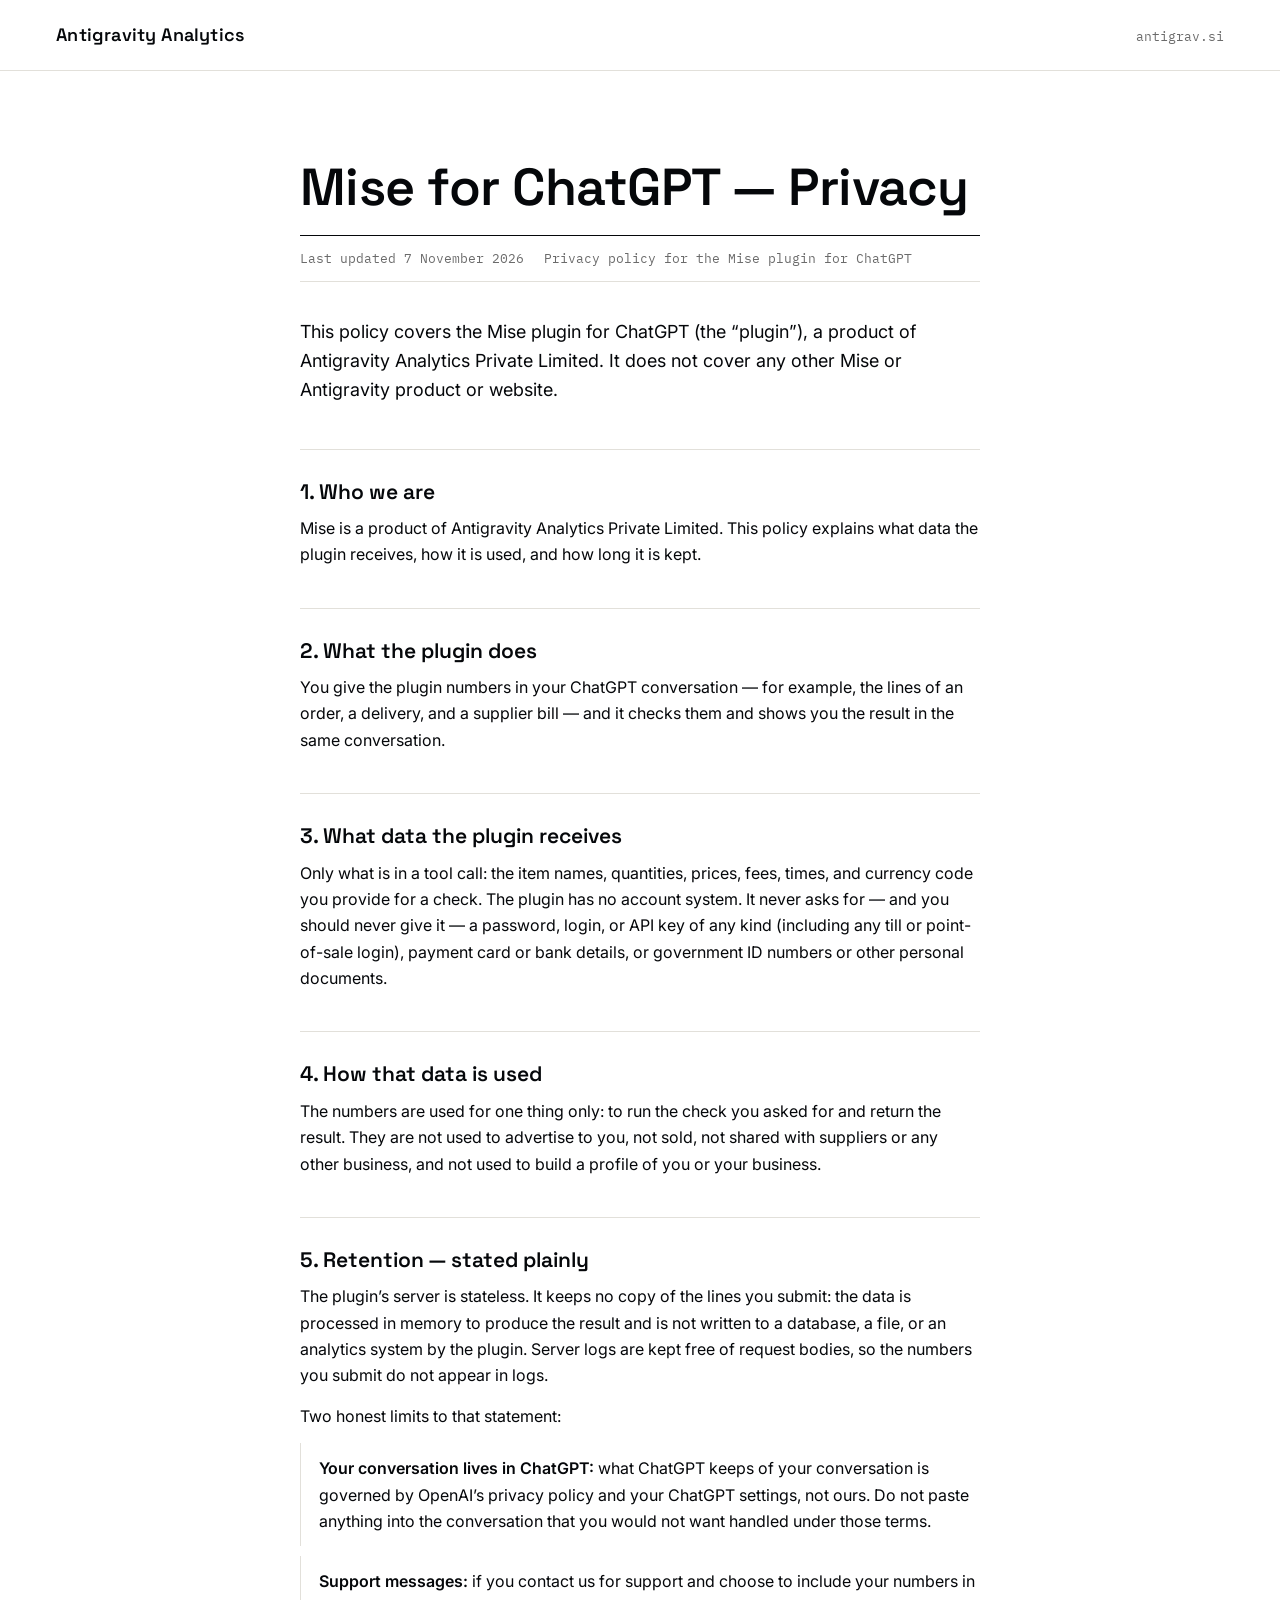
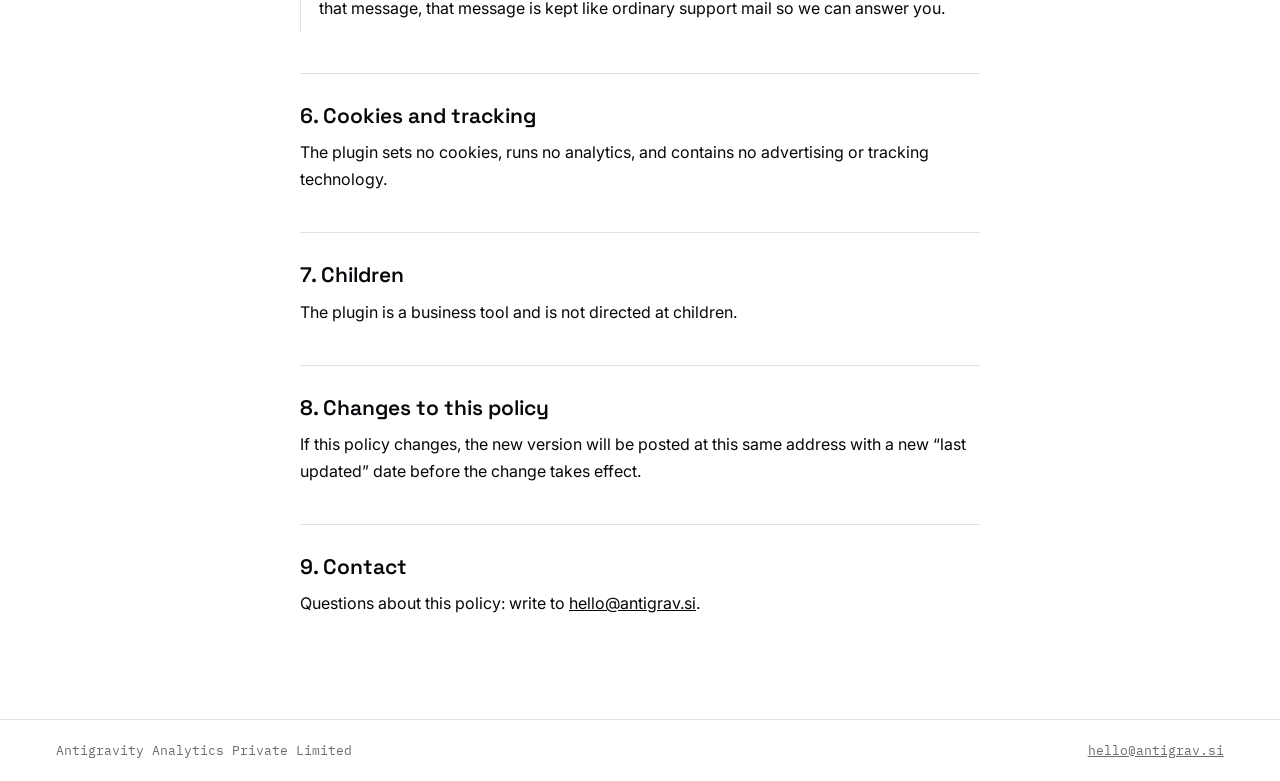
<file: mise-plugin-privacy.html>
<!DOCTYPE html>
<html lang="en">
<head>
<meta charset="utf-8" />
<meta name="viewport" content="width=device-width, initial-scale=1" />
<title>Privacy Policy — Mise for ChatGPT — Antigravity Analytics</title>
<meta name="description" content="Privacy policy for the Mise plugin for ChatGPT, a product of Antigravity Analytics Private Limited. Last updated 7 November 2026." />
<link rel="preconnect" href="https://fonts.googleapis.com" />
<link rel="preconnect" href="https://fonts.gstatic.com" crossorigin />
<link href="https://fonts.googleapis.com/css2?family=IBM+Plex+Mono:wght@400;500&family=Inter:wght@400;500;600&family=Space+Grotesk:wght@400;500;600&display=swap" rel="stylesheet" />
<style>
  :root{
    --ink:#05070A;
    --white:#FFFFFF;
    --paper:#F4F2ED;
    --grey:#6B6B6B;
    --line:#E2E0DA;
    --display:"Space Grotesk",sans-serif;
    --body:"Inter",sans-serif;
    --mono:"IBM Plex Mono",monospace;
  }
  *{box-sizing:border-box}
  html{-webkit-text-size-adjust:100%}
  body{
    margin:0;
    background:var(--white);
    color:var(--ink);
    font-family:var(--body);
    font-size:16px;
    line-height:1.65;
  }
  a{color:var(--ink)}
  .site-header{
    border-bottom:1px solid var(--line);
    padding:20px clamp(20px,4.4vw,76px);
    display:flex;
    align-items:baseline;
    justify-content:space-between;
    gap:16px;
  }
  .site-header .brand{
    font-family:var(--display);
    font-weight:600;
    font-size:18px;
    letter-spacing:.01em;
    text-decoration:none;
  }
  .site-header .home-link{
    font-family:var(--mono);
    font-size:13px;
    color:var(--grey);
    text-decoration:none;
  }
  .site-header .home-link:hover{color:var(--ink)}
  main{
    max-width:760px;
    margin:0 auto;
    padding:clamp(40px,7vw,88px) clamp(20px,4.4vw,40px) clamp(48px,7vw,88px);
  }
  .policy-meta{
    display:flex;
    flex-wrap:wrap;
    gap:8px 20px;
    font-family:var(--mono);
    font-size:13px;
    color:var(--grey);
    border-top:1px solid var(--ink);
    border-bottom:1px solid var(--line);
    padding:12px 0;
    margin-bottom:36px;
  }
  h1{
    font-family:var(--display);
    font-weight:600;
    font-size:clamp(34px,5vw,52px);
    line-height:1.08;
    letter-spacing:-.01em;
    margin:0 0 20px;
  }
  .policy-summary{
    font-size:18px;
    line-height:1.6;
    margin:0 0 44px;
  }
  h2{
    font-family:var(--display);
    font-weight:600;
    font-size:21px;
    line-height:1.3;
    margin:40px 0 10px;
    padding-top:28px;
    border-top:1px solid var(--line);
  }
  p{margin:0 0 14px}
  .policy-list{
    list-style:none;
    margin:0 0 14px;
    padding:0;
  }
  .policy-list li{
    padding:12px 0 12px 18px;
    border-left:1px solid var(--line);
    margin-bottom:10px;
  }
  .policy-list strong{font-weight:600}
  .notice-band{
    background:var(--paper);
    padding:18px 20px;
    margin:0 0 40px;
    font-size:15px;
  }
  .site-footer{
    border-top:1px solid var(--line);
    padding:20px clamp(20px,4.4vw,76px);
    font-family:var(--mono);
    font-size:13px;
    color:var(--grey);
    display:flex;
    flex-wrap:wrap;
    gap:8px 20px;
    justify-content:space-between;
  }
  .site-footer a{color:var(--grey)}
  .site-footer a:hover{color:var(--ink)}
</style>
</head>
<body>
  <header class="site-header">
    <a class="brand" href="/">Antigravity Analytics</a>
    <a class="home-link" href="/">antigrav.si</a>
  </header>

  <main>
    <h1>Mise for ChatGPT — Privacy</h1>
    <div class="policy-meta"><span>Last updated 7 November 2026</span><span>Privacy policy for the Mise plugin for ChatGPT</span></div>
    <p class="policy-summary">This policy covers the Mise plugin for ChatGPT (the “plugin”), a product of Antigravity Analytics Private Limited. It does not cover any other Mise or Antigravity product or website.</p>

    <h2>1. Who we are</h2>
    <p>Mise is a product of Antigravity Analytics Private Limited. This policy explains what data the plugin receives, how it is used, and how long it is kept.</p>

    <h2>2. What the plugin does</h2>
    <p>You give the plugin numbers in your ChatGPT conversation — for example, the lines of an order, a delivery, and a supplier bill — and it checks them and shows you the result in the same conversation.</p>

    <h2>3. What data the plugin receives</h2>
    <p>Only what is in a tool call: the item names, quantities, prices, fees, times, and currency code you provide for a check. The plugin has no account system. It never asks for — and you should never give it — a password, login, or API key of any kind (including any till or point-of-sale login), payment card or bank details, or government ID numbers or other personal documents.</p>

    <h2>4. How that data is used</h2>
    <p>The numbers are used for one thing only: to run the check you asked for and return the result. They are not used to advertise to you, not sold, not shared with suppliers or any other business, and not used to build a profile of you or your business.</p>

    <h2>5. Retention — stated plainly</h2>
    <p>The plugin’s server is stateless. It keeps no copy of the lines you submit: the data is processed in memory to produce the result and is not written to a database, a file, or an analytics system by the plugin. Server logs are kept free of request bodies, so the numbers you submit do not appear in logs.</p>
    <p>Two honest limits to that statement:</p>
    <ul class="policy-list">
      <li><strong>Your conversation lives in ChatGPT:</strong> what ChatGPT keeps of your conversation is governed by OpenAI’s privacy policy and your ChatGPT settings, not ours. Do not paste anything into the conversation that you would not want handled under those terms.</li>
      <li><strong>Support messages:</strong> if you contact us for support and choose to include your numbers in that message, that message is kept like ordinary support mail so we can answer you.</li>
    </ul>

    <h2>6. Cookies and tracking</h2>
    <p>The plugin sets no cookies, runs no analytics, and contains no advertising or tracking technology.</p>

    <h2>7. Children</h2>
    <p>The plugin is a business tool and is not directed at children.</p>

    <h2>8. Changes to this policy</h2>
    <p>If this policy changes, the new version will be posted at this same address with a new “last updated” date before the change takes effect.</p>

    <h2>9. Contact</h2>
    <p>Questions about this policy: write to <a href="mailto:hello@antigrav.si?subject=Mise%20plugin%20privacy%20question">hello@antigrav.si</a>.</p>
  </main>

  <footer class="site-footer">
    <span>Antigravity Analytics Private Limited</span>
    <span><a href="mailto:hello@antigrav.si?subject=Mise%20plugin%20privacy%20question">hello@antigrav.si</a></span>
  </footer>
</body>
</html>
</file>
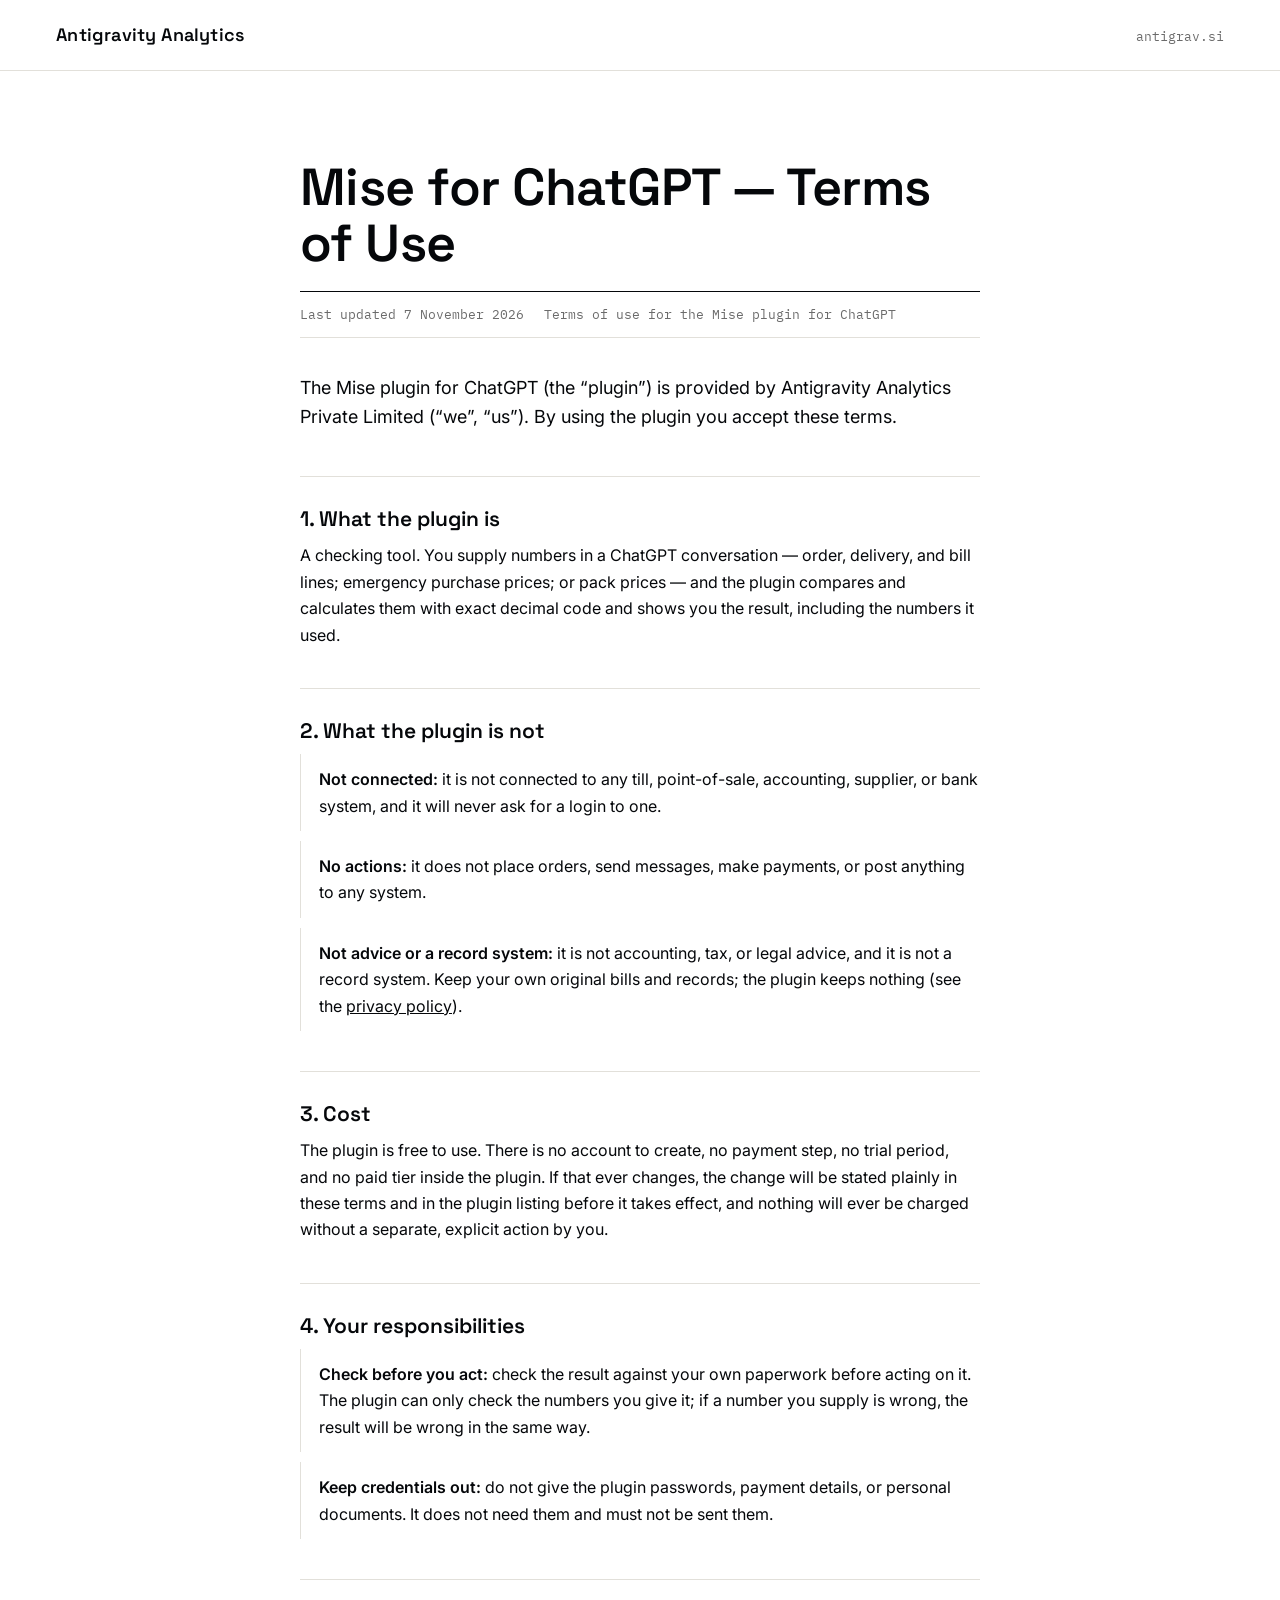
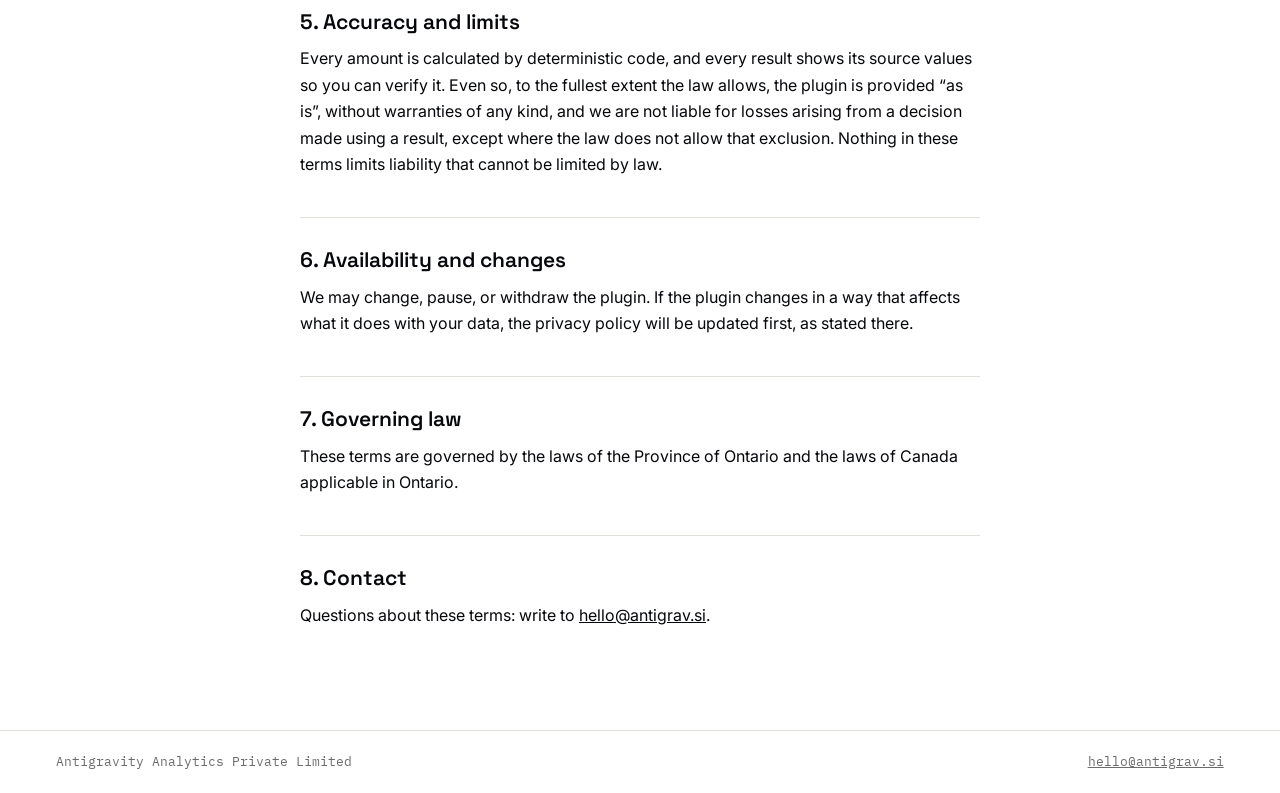
<file: mise-plugin-terms.html>
<!DOCTYPE html>
<html lang="en">
<head>
<meta charset="utf-8" />
<meta name="viewport" content="width=device-width, initial-scale=1" />
<title>Terms of Use — Mise for ChatGPT — Antigravity Analytics</title>
<meta name="description" content="Terms of use for the Mise plugin for ChatGPT, a product of Antigravity Analytics Private Limited. Last updated 7 November 2026." />
<link rel="preconnect" href="https://fonts.googleapis.com" />
<link rel="preconnect" href="https://fonts.gstatic.com" crossorigin />
<link href="https://fonts.googleapis.com/css2?family=IBM+Plex+Mono:wght@400;500&family=Inter:wght@400;500;600&family=Space+Grotesk:wght@400;500;600&display=swap" rel="stylesheet" />
<style>
  :root{
    --ink:#05070A;
    --white:#FFFFFF;
    --paper:#F4F2ED;
    --grey:#6B6B6B;
    --line:#E2E0DA;
    --display:"Space Grotesk",sans-serif;
    --body:"Inter",sans-serif;
    --mono:"IBM Plex Mono",monospace;
  }
  *{box-sizing:border-box}
  html{-webkit-text-size-adjust:100%}
  body{
    margin:0;
    background:var(--white);
    color:var(--ink);
    font-family:var(--body);
    font-size:16px;
    line-height:1.65;
  }
  a{color:var(--ink)}
  .site-header{
    border-bottom:1px solid var(--line);
    padding:20px clamp(20px,4.4vw,76px);
    display:flex;
    align-items:baseline;
    justify-content:space-between;
    gap:16px;
  }
  .site-header .brand{
    font-family:var(--display);
    font-weight:600;
    font-size:18px;
    letter-spacing:.01em;
    text-decoration:none;
  }
  .site-header .home-link{
    font-family:var(--mono);
    font-size:13px;
    color:var(--grey);
    text-decoration:none;
  }
  .site-header .home-link:hover{color:var(--ink)}
  main{
    max-width:760px;
    margin:0 auto;
    padding:clamp(40px,7vw,88px) clamp(20px,4.4vw,40px) clamp(48px,7vw,88px);
  }
  .policy-meta{
    display:flex;
    flex-wrap:wrap;
    gap:8px 20px;
    font-family:var(--mono);
    font-size:13px;
    color:var(--grey);
    border-top:1px solid var(--ink);
    border-bottom:1px solid var(--line);
    padding:12px 0;
    margin-bottom:36px;
  }
  h1{
    font-family:var(--display);
    font-weight:600;
    font-size:clamp(34px,5vw,52px);
    line-height:1.08;
    letter-spacing:-.01em;
    margin:0 0 20px;
  }
  .policy-summary{
    font-size:18px;
    line-height:1.6;
    margin:0 0 44px;
  }
  h2{
    font-family:var(--display);
    font-weight:600;
    font-size:21px;
    line-height:1.3;
    margin:40px 0 10px;
    padding-top:28px;
    border-top:1px solid var(--line);
  }
  p{margin:0 0 14px}
  .policy-list{
    list-style:none;
    margin:0 0 14px;
    padding:0;
  }
  .policy-list li{
    padding:12px 0 12px 18px;
    border-left:1px solid var(--line);
    margin-bottom:10px;
  }
  .policy-list strong{font-weight:600}
  .notice-band{
    background:var(--paper);
    padding:18px 20px;
    margin:0 0 40px;
    font-size:15px;
  }
  .site-footer{
    border-top:1px solid var(--line);
    padding:20px clamp(20px,4.4vw,76px);
    font-family:var(--mono);
    font-size:13px;
    color:var(--grey);
    display:flex;
    flex-wrap:wrap;
    gap:8px 20px;
    justify-content:space-between;
  }
  .site-footer a{color:var(--grey)}
  .site-footer a:hover{color:var(--ink)}
</style>
</head>
<body>
  <header class="site-header">
    <a class="brand" href="/">Antigravity Analytics</a>
    <a class="home-link" href="/">antigrav.si</a>
  </header>

  <main>
    <h1>Mise for ChatGPT — Terms of Use</h1>
    <div class="policy-meta"><span>Last updated 7 November 2026</span><span>Terms of use for the Mise plugin for ChatGPT</span></div>
    <p class="policy-summary">The Mise plugin for ChatGPT (the “plugin”) is provided by Antigravity Analytics Private Limited (“we”, “us”). By using the plugin you accept these terms.</p>

    <h2>1. What the plugin is</h2>
    <p>A checking tool. You supply numbers in a ChatGPT conversation — order, delivery, and bill lines; emergency purchase prices; or pack prices — and the plugin compares and calculates them with exact decimal code and shows you the result, including the numbers it used.</p>

    <h2>2. What the plugin is not</h2>
    <ul class="policy-list">
      <li><strong>Not connected:</strong> it is not connected to any till, point-of-sale, accounting, supplier, or bank system, and it will never ask for a login to one.</li>
      <li><strong>No actions:</strong> it does not place orders, send messages, make payments, or post anything to any system.</li>
      <li><strong>Not advice or a record system:</strong> it is not accounting, tax, or legal advice, and it is not a record system. Keep your own original bills and records; the plugin keeps nothing (see the <a href="/mise-plugin-privacy.html">privacy policy</a>).</li>
    </ul>

    <h2>3. Cost</h2>
    <p>The plugin is free to use. There is no account to create, no payment step, no trial period, and no paid tier inside the plugin. If that ever changes, the change will be stated plainly in these terms and in the plugin listing before it takes effect, and nothing will ever be charged without a separate, explicit action by you.</p>

    <h2>4. Your responsibilities</h2>
    <ul class="policy-list">
      <li><strong>Check before you act:</strong> check the result against your own paperwork before acting on it. The plugin can only check the numbers you give it; if a number you supply is wrong, the result will be wrong in the same way.</li>
      <li><strong>Keep credentials out:</strong> do not give the plugin passwords, payment details, or personal documents. It does not need them and must not be sent them.</li>
    </ul>

    <h2>5. Accuracy and limits</h2>
    <p>Every amount is calculated by deterministic code, and every result shows its source values so you can verify it. Even so, to the fullest extent the law allows, the plugin is provided “as is”, without warranties of any kind, and we are not liable for losses arising from a decision made using a result, except where the law does not allow that exclusion. Nothing in these terms limits liability that cannot be limited by law.</p>

    <h2>6. Availability and changes</h2>
    <p>We may change, pause, or withdraw the plugin. If the plugin changes in a way that affects what it does with your data, the privacy policy will be updated first, as stated there.</p>

    <h2>7. Governing law</h2>
    <p>These terms are governed by the laws of the Province of Ontario and the laws of Canada applicable in Ontario.</p>

    <h2>8. Contact</h2>
    <p>Questions about these terms: write to <a href="mailto:hello@antigrav.si?subject=Mise%20plugin%20terms%20question">hello@antigrav.si</a>.</p>
  </main>

  <footer class="site-footer">
    <span>Antigravity Analytics Private Limited</span>
    <span><a href="mailto:hello@antigrav.si?subject=Mise%20plugin%20terms%20question">hello@antigrav.si</a></span>
  </footer>
</body>
</html>
</file>
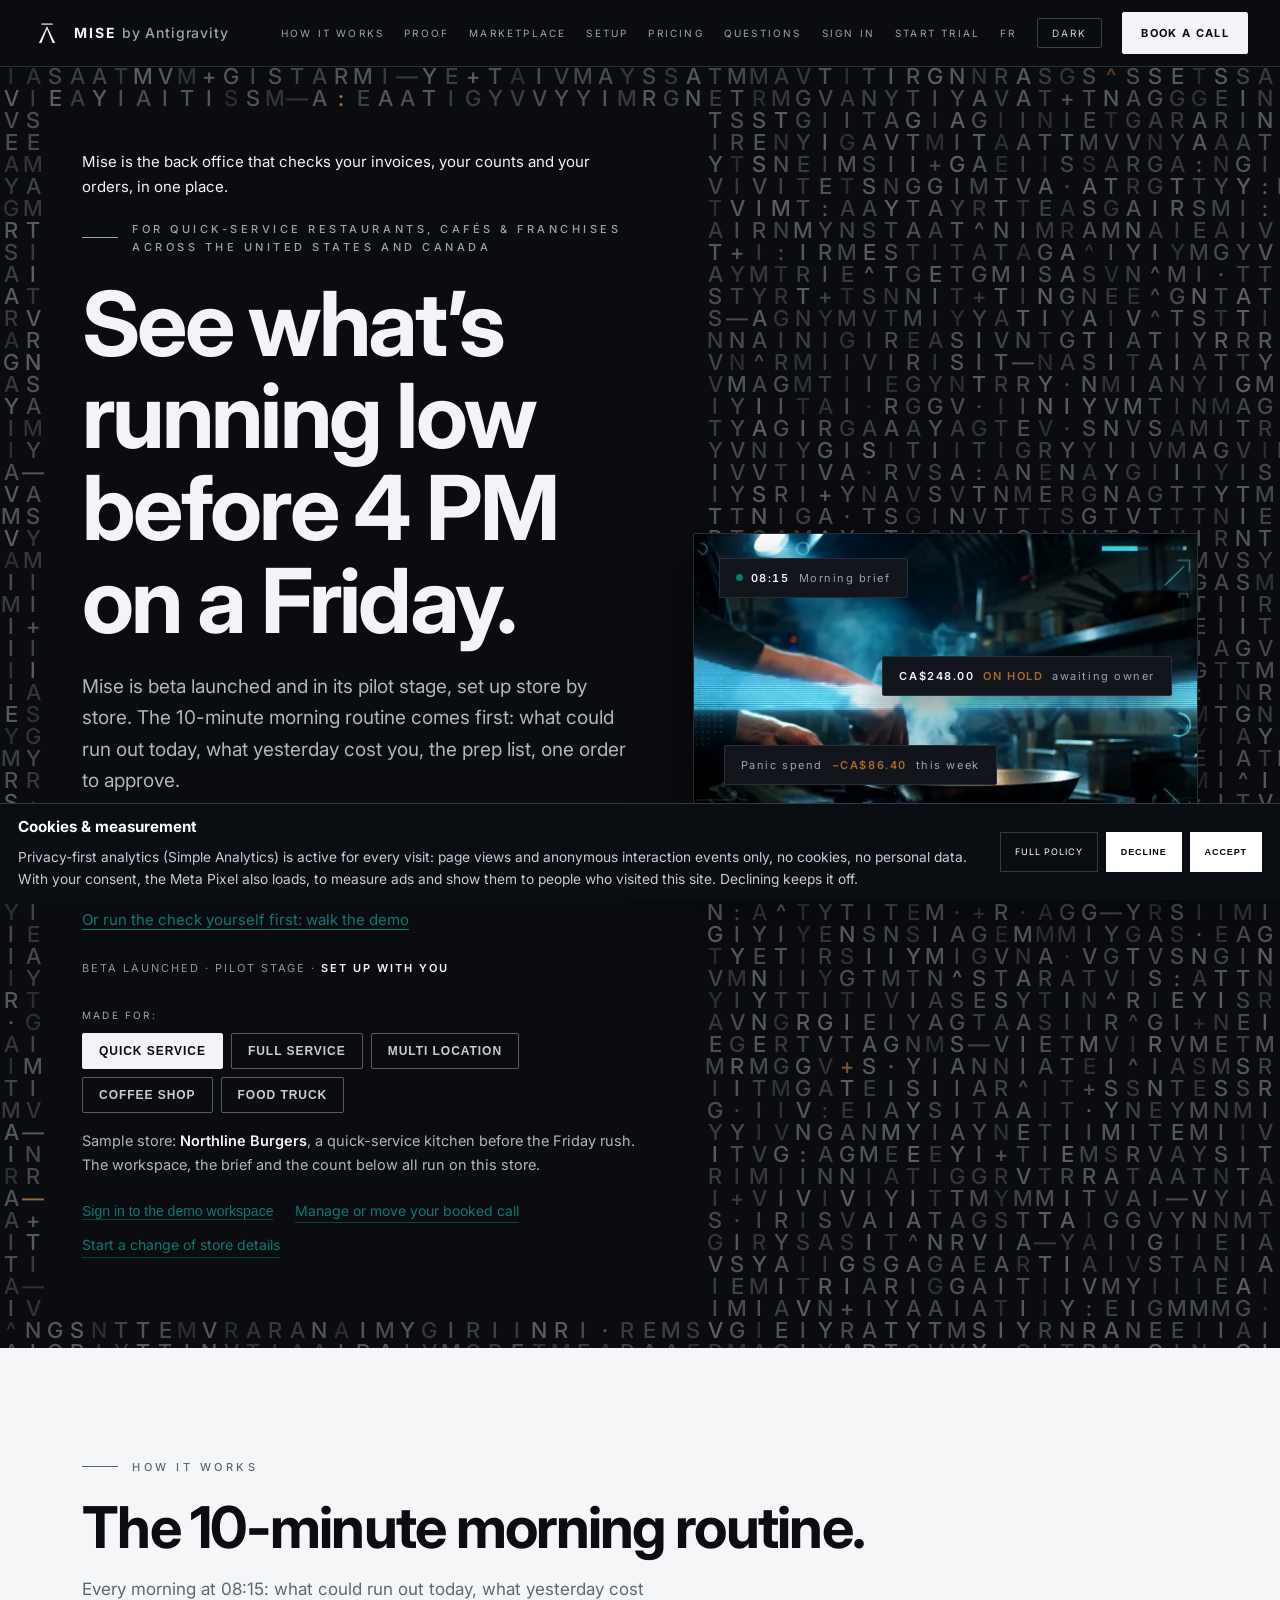
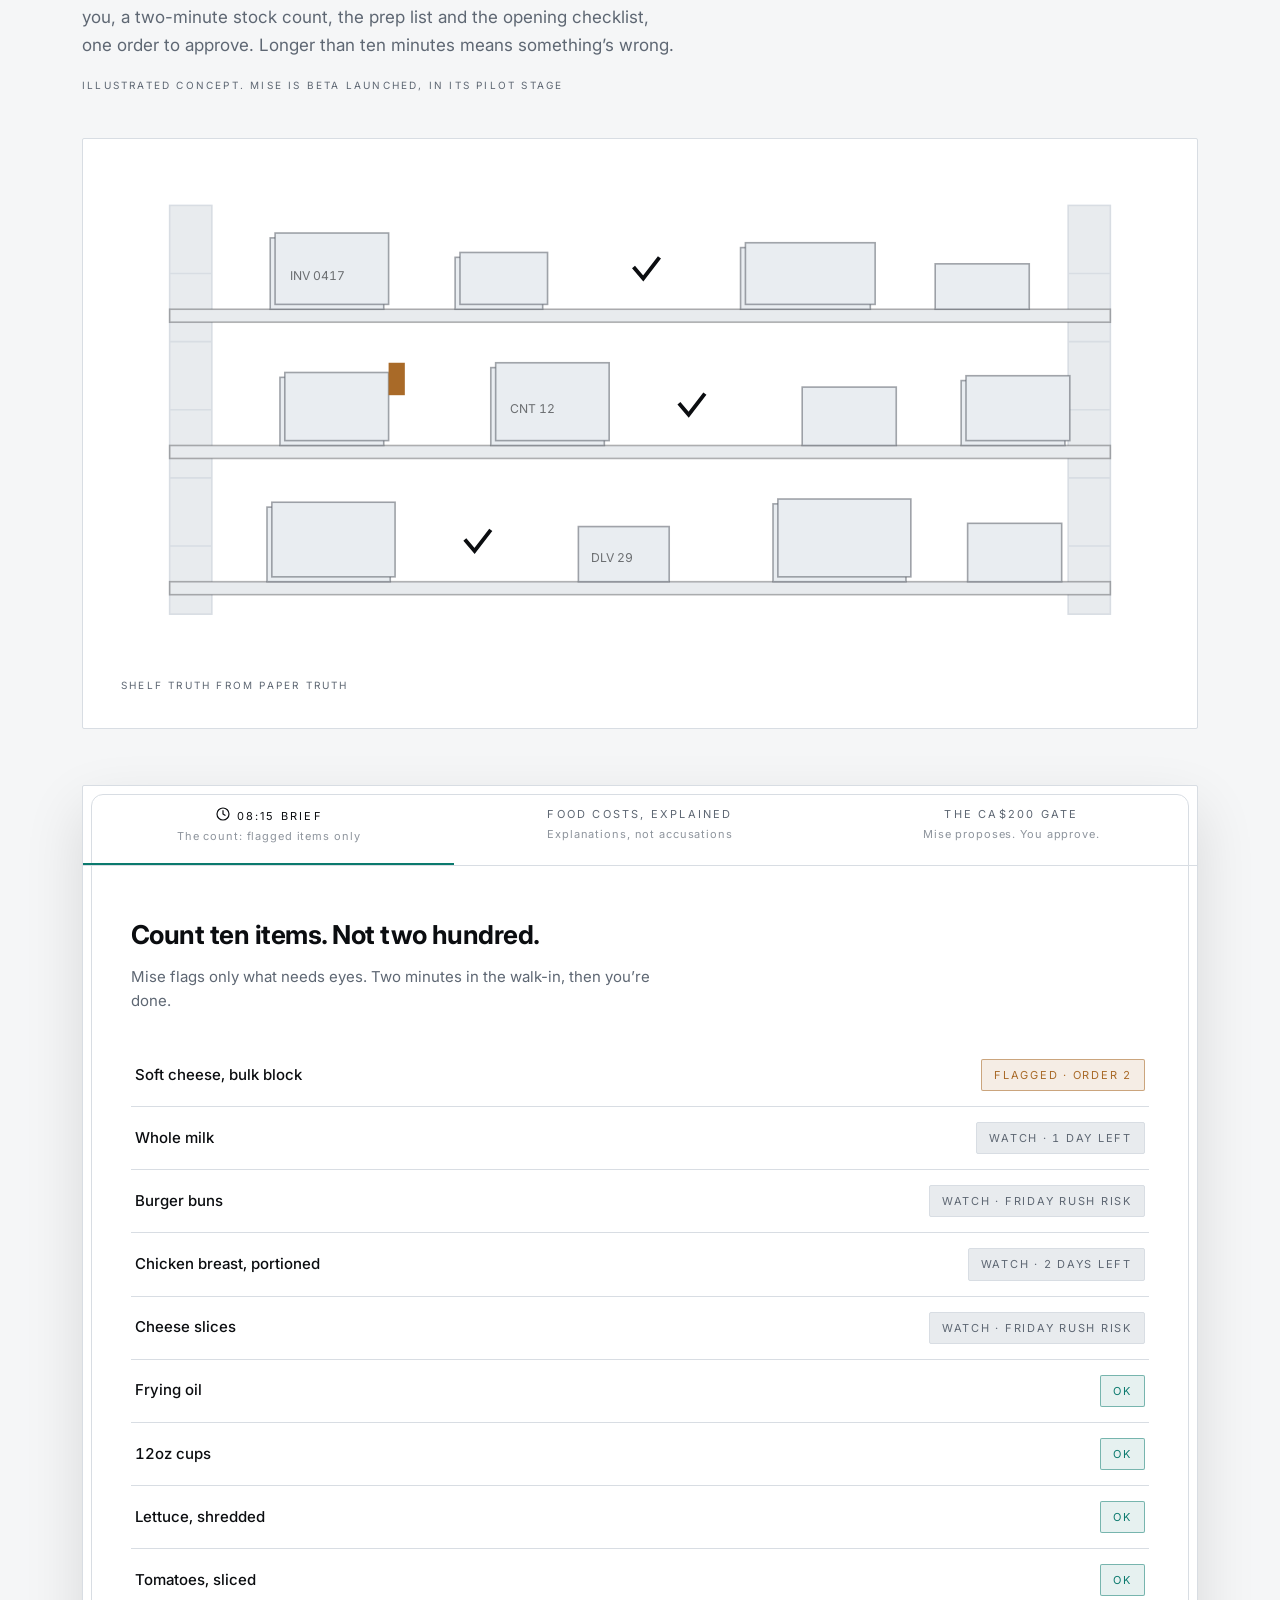
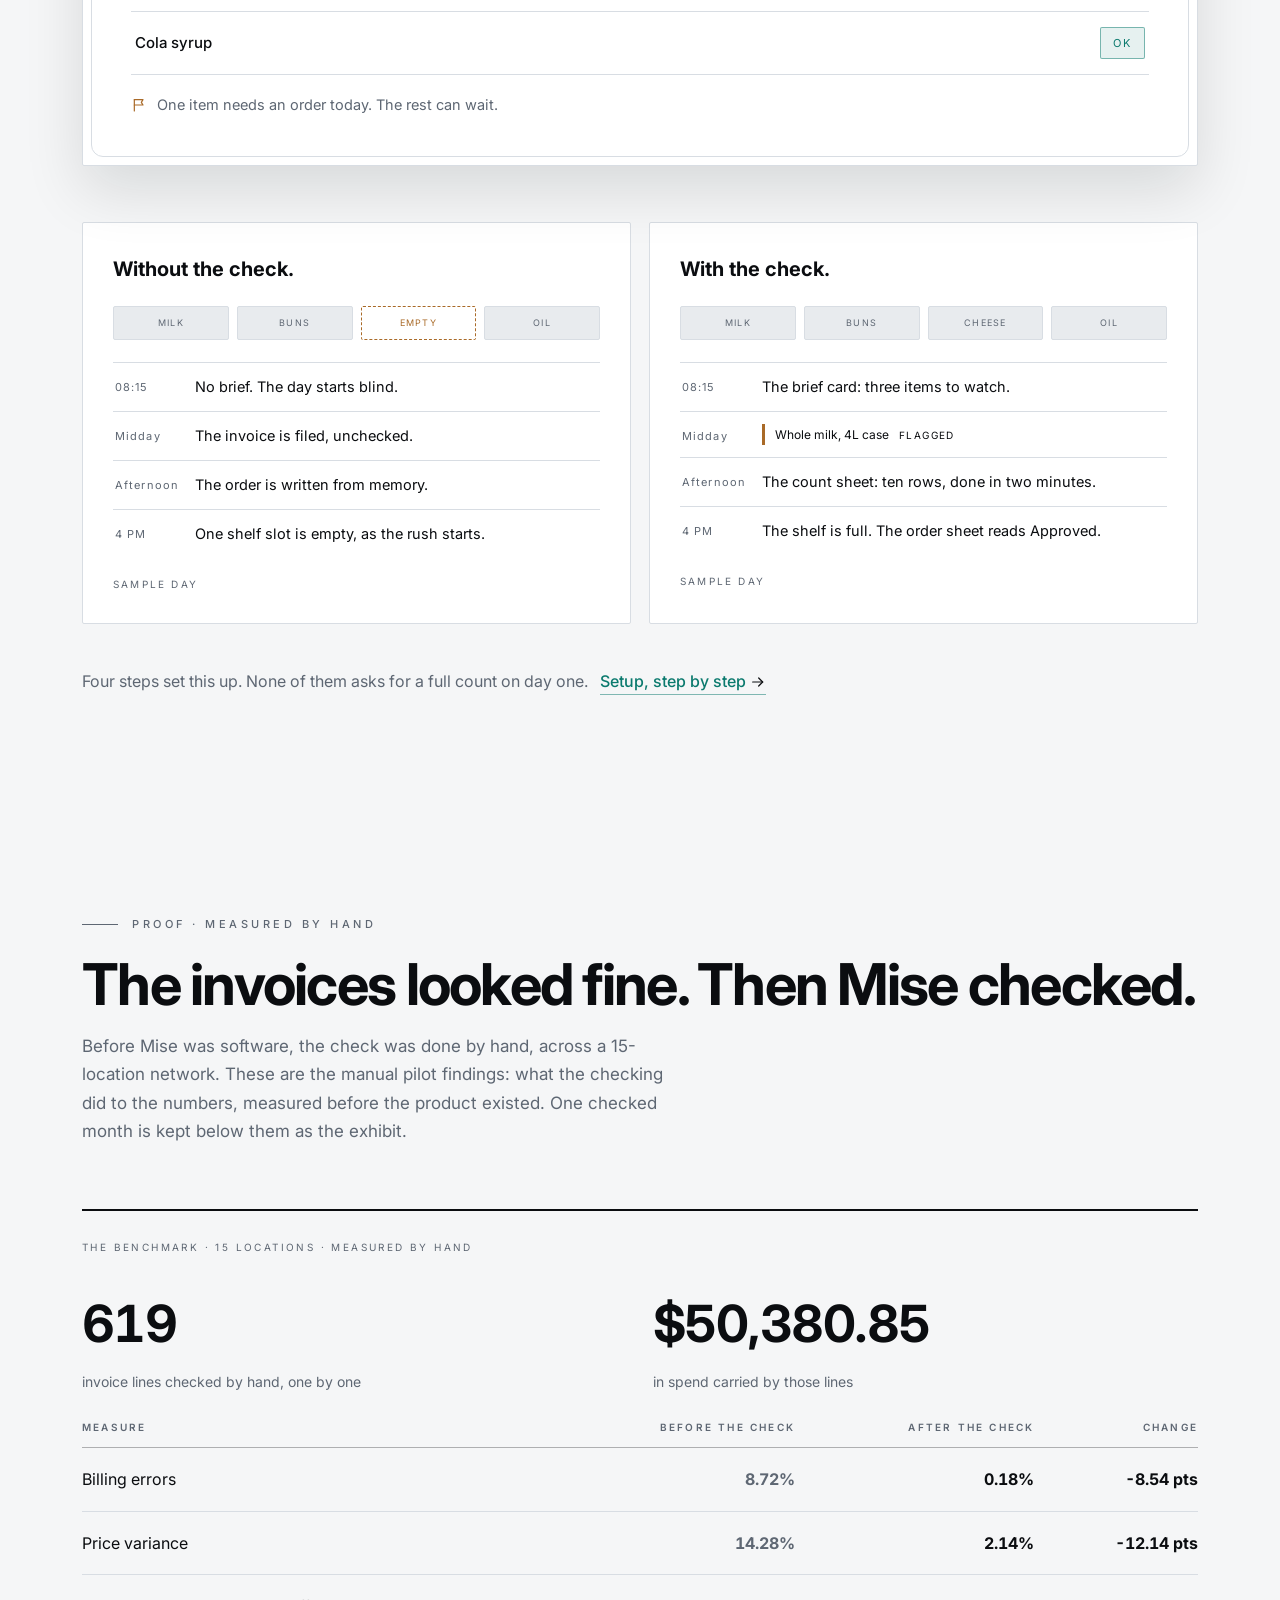
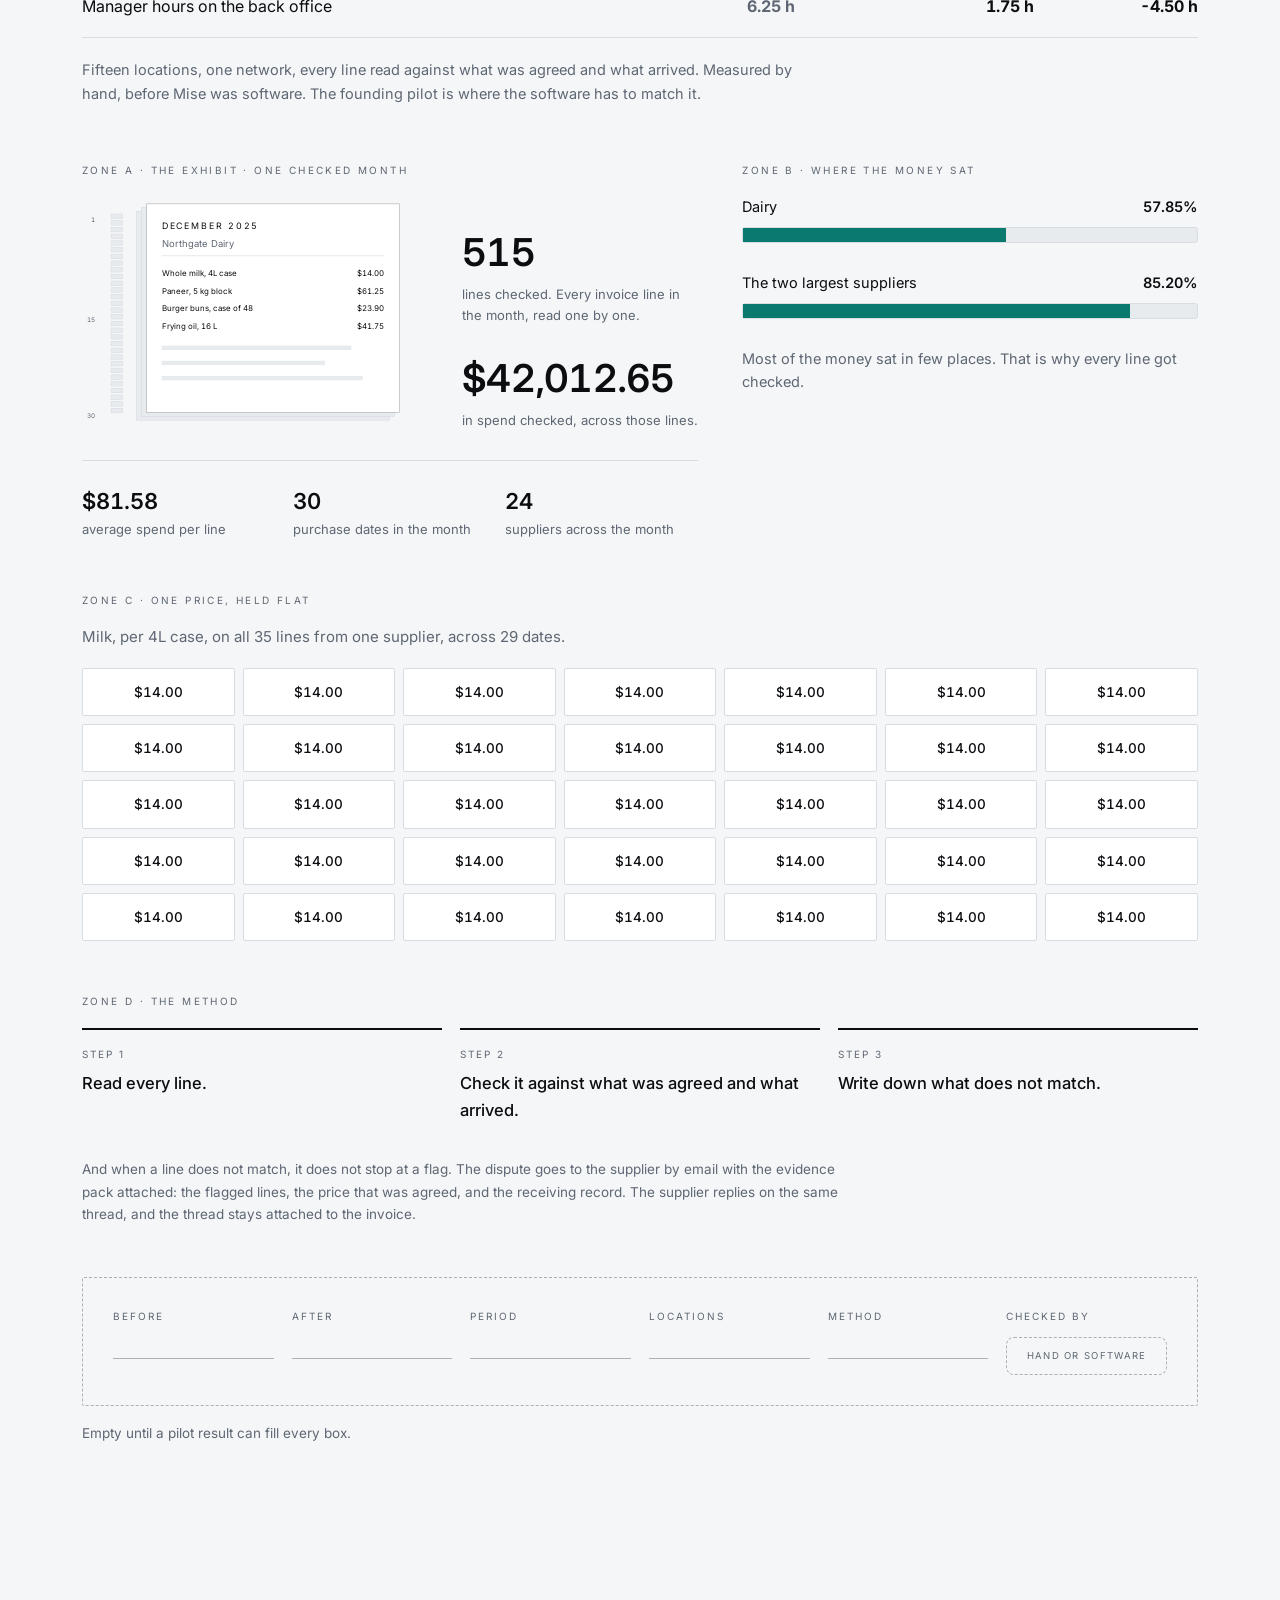
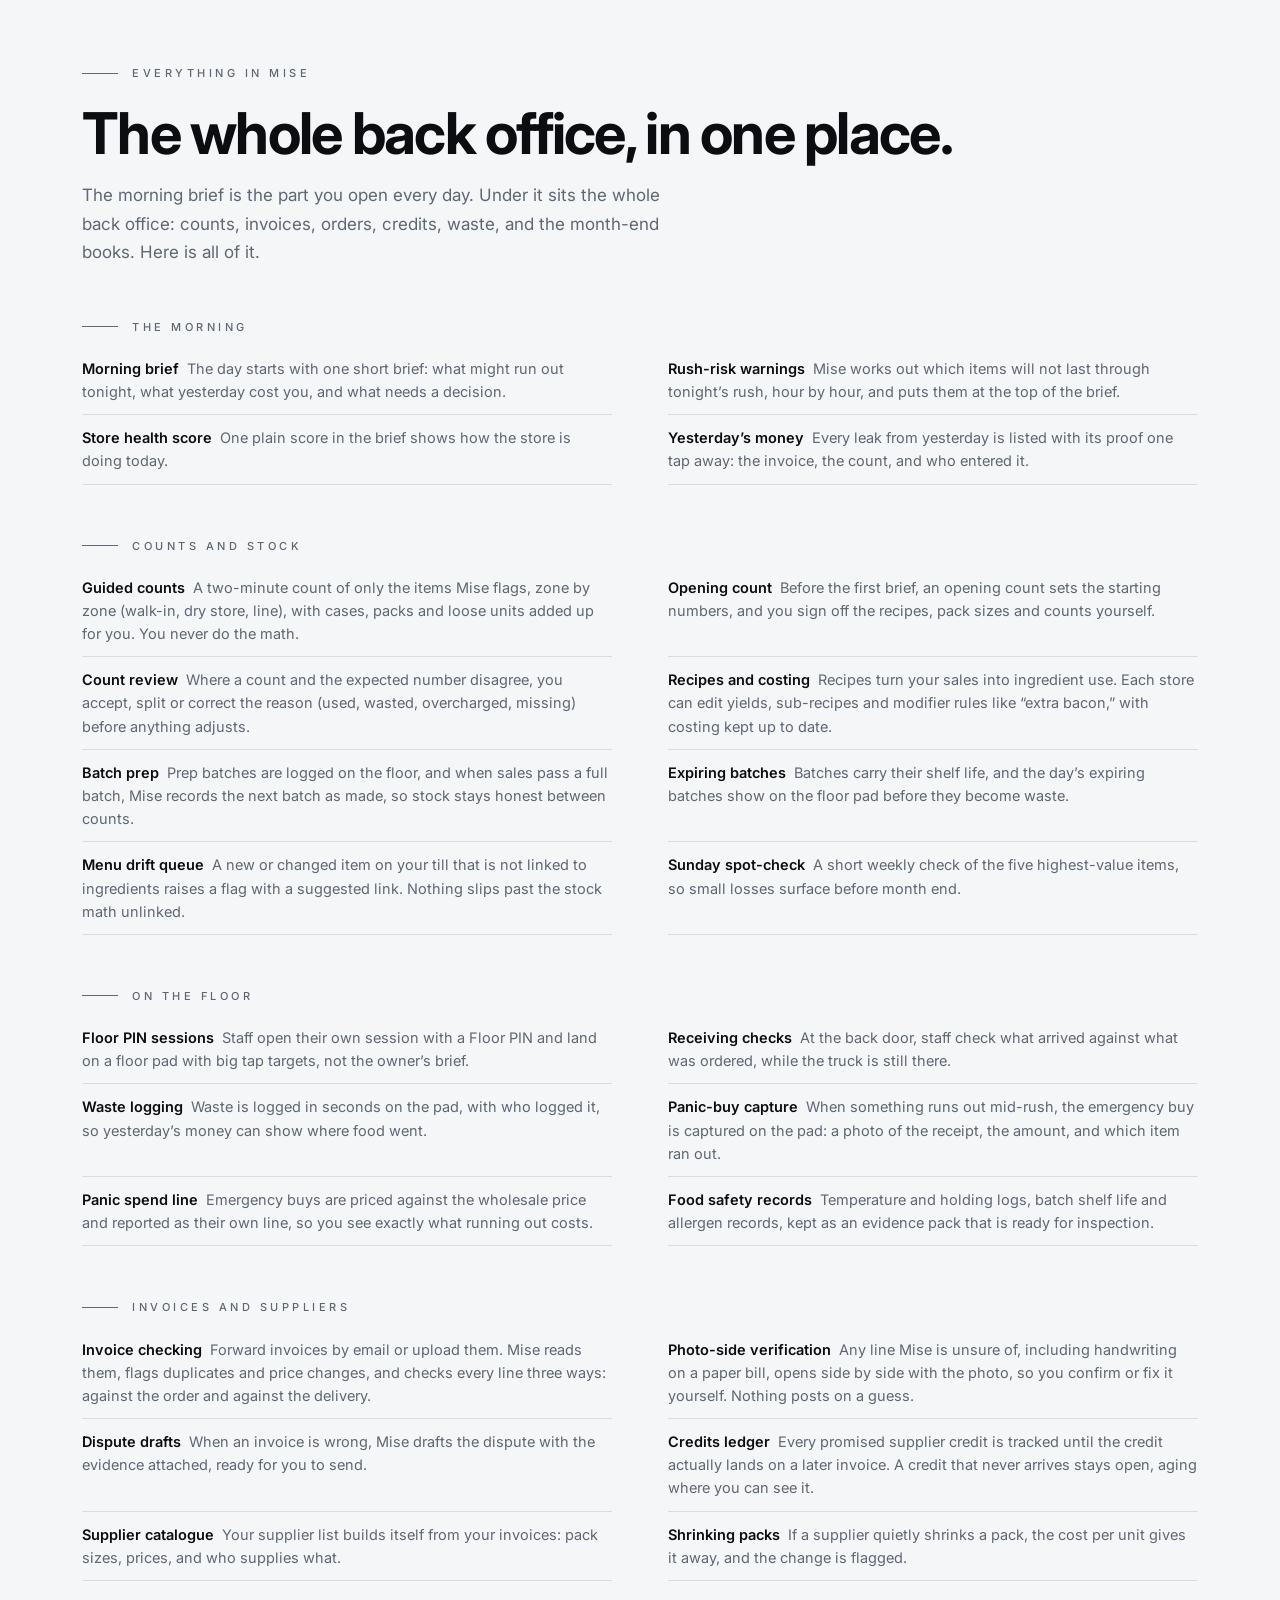
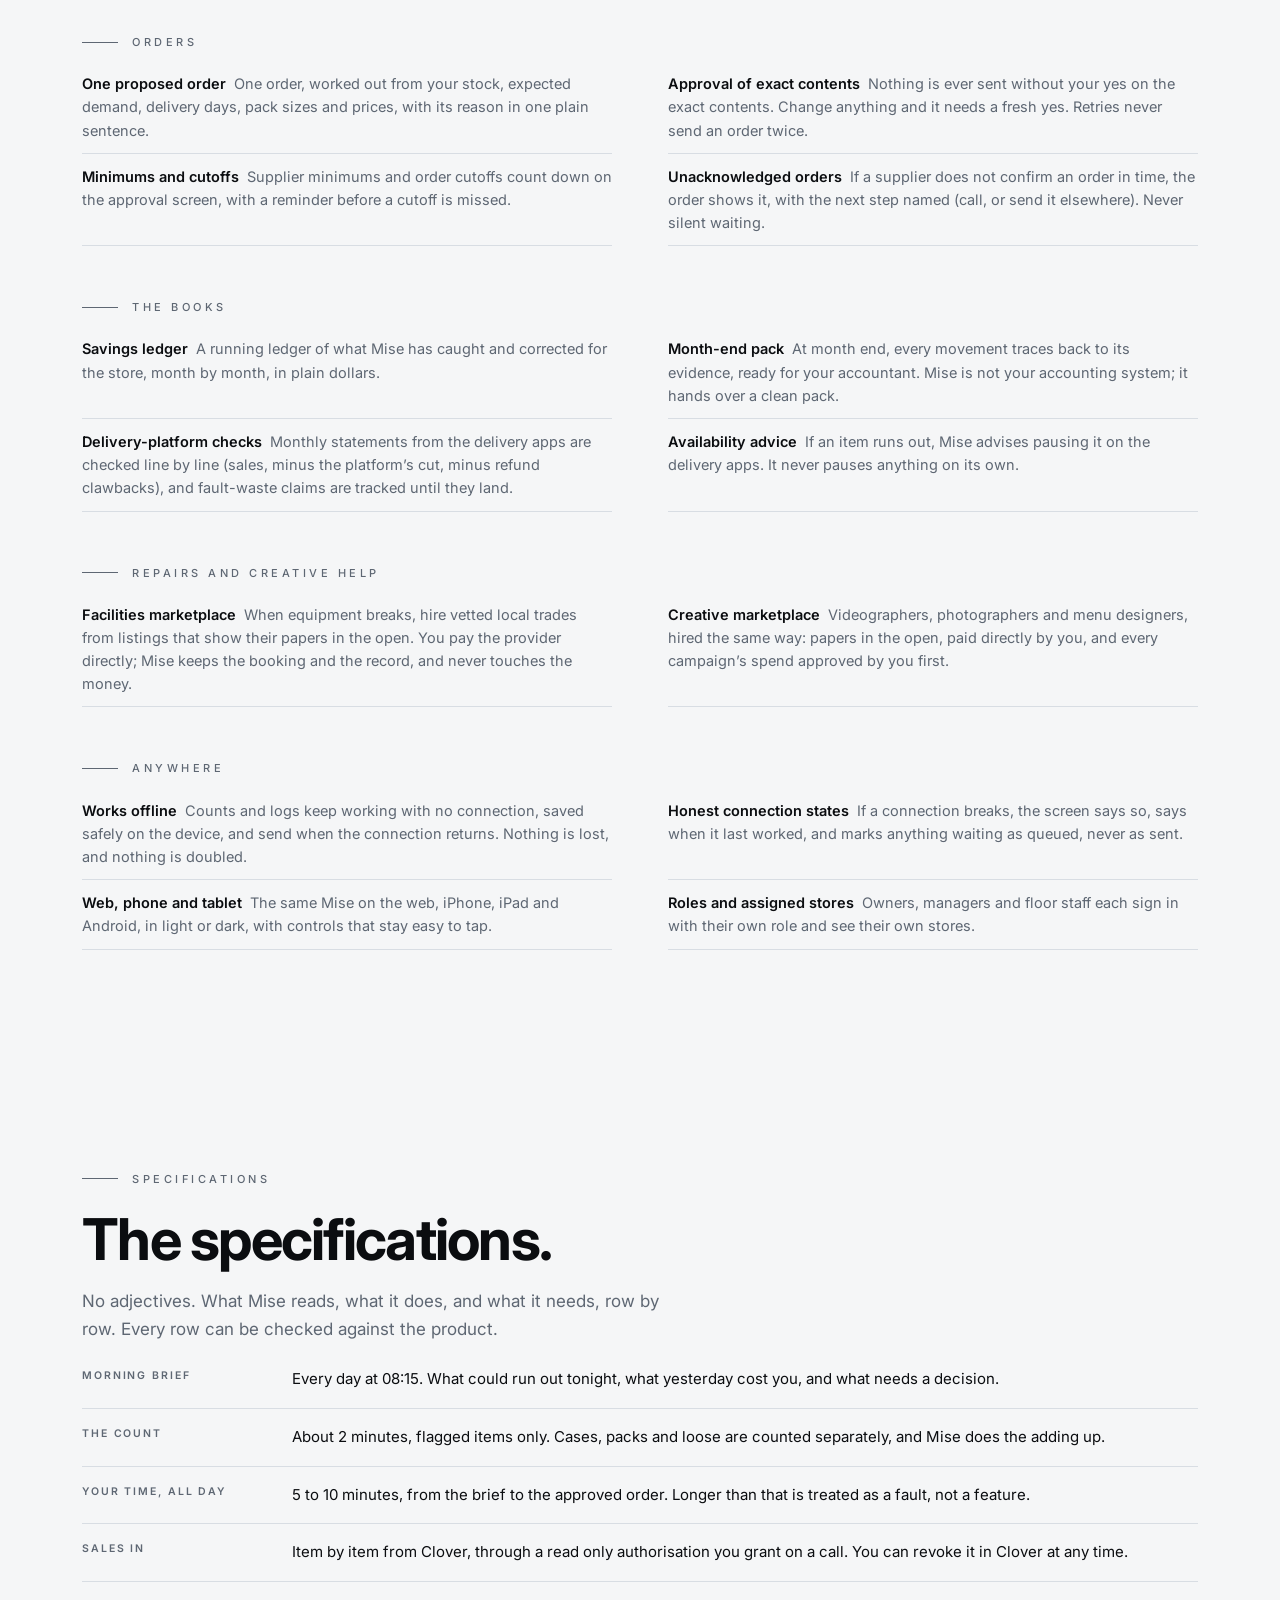
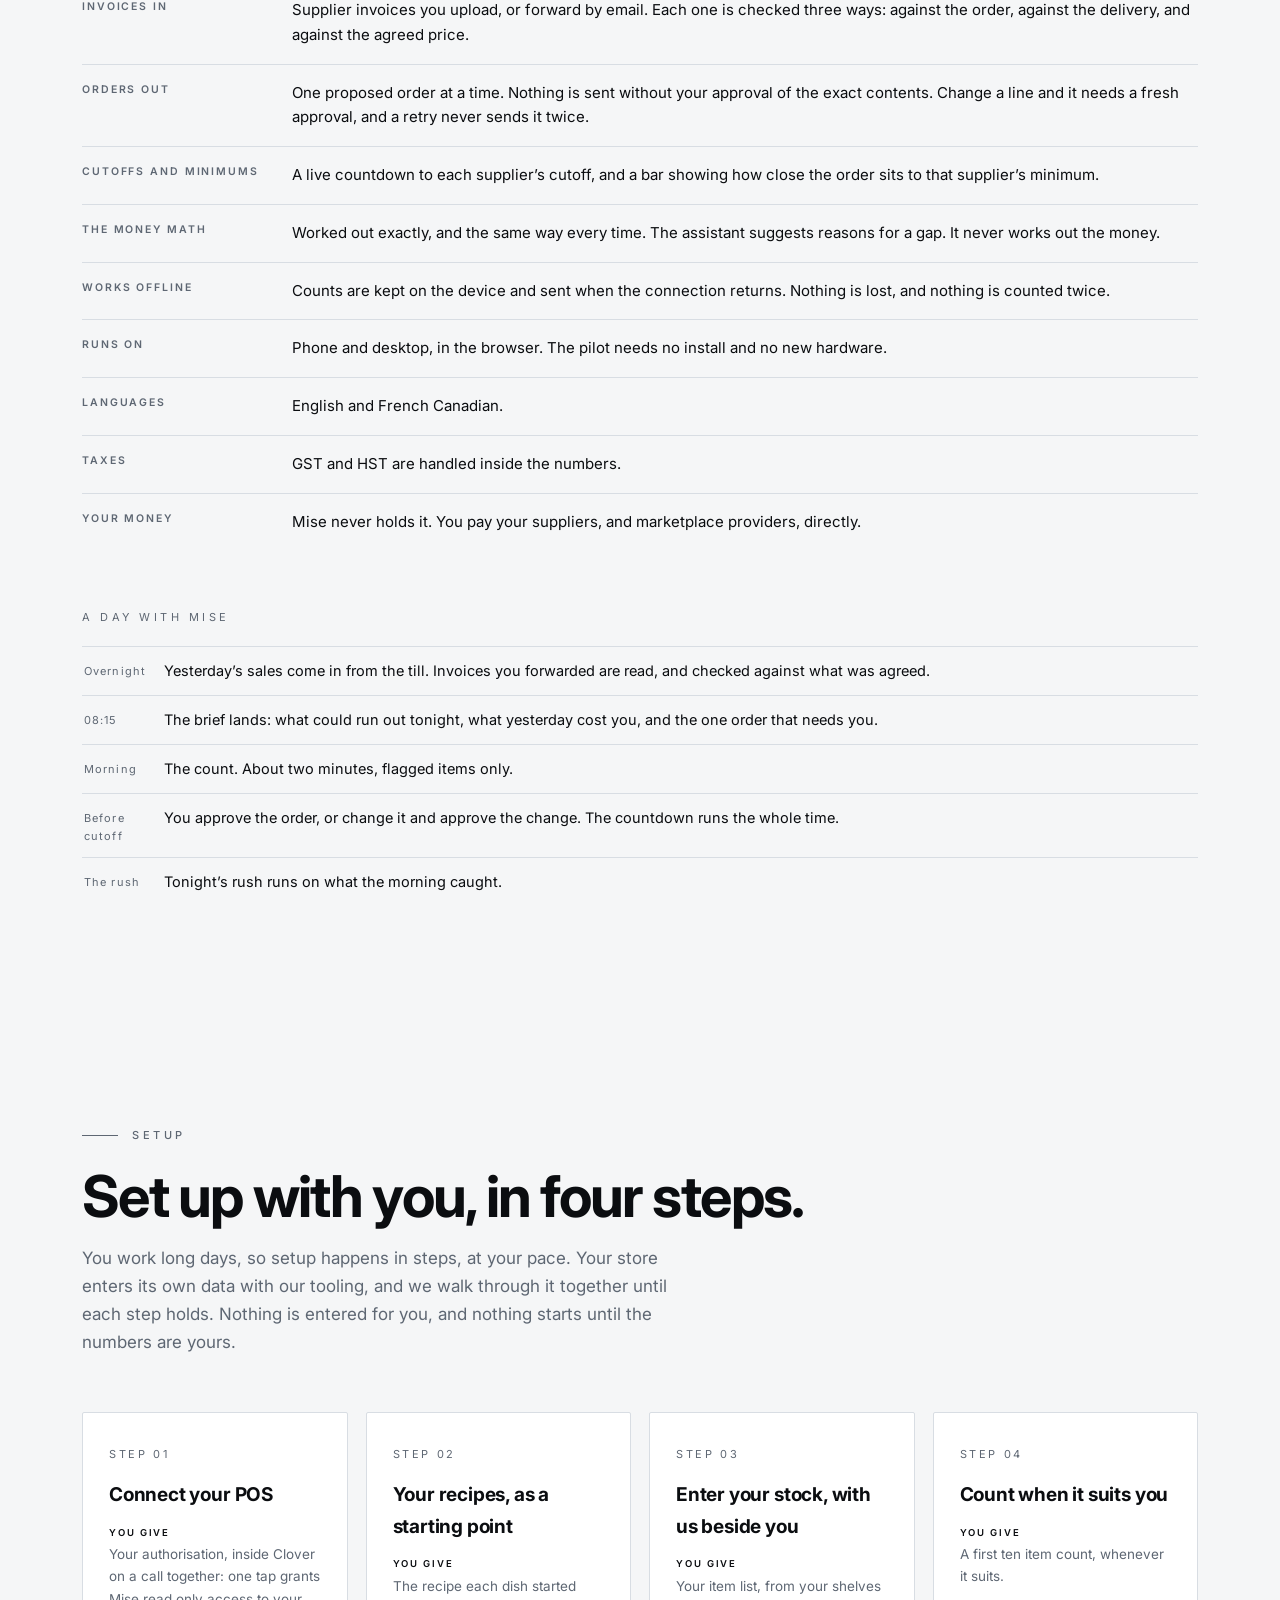
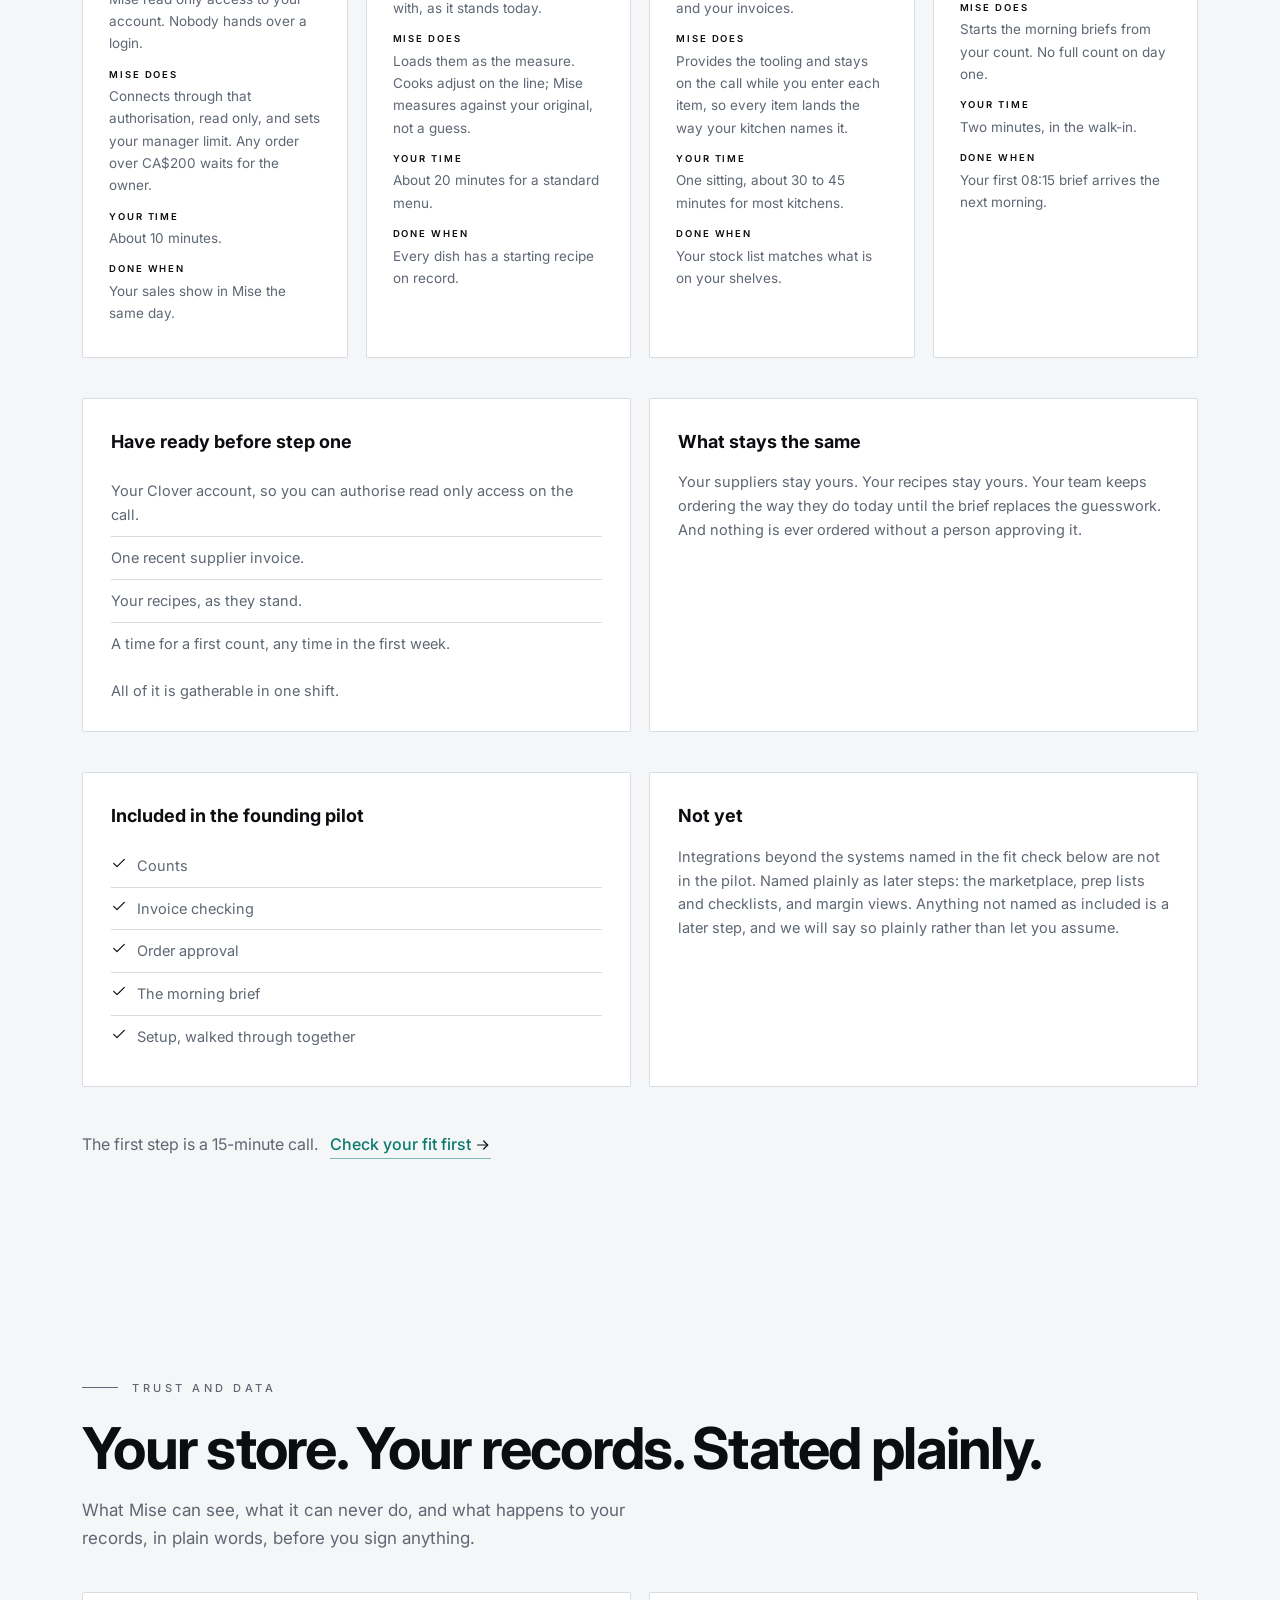
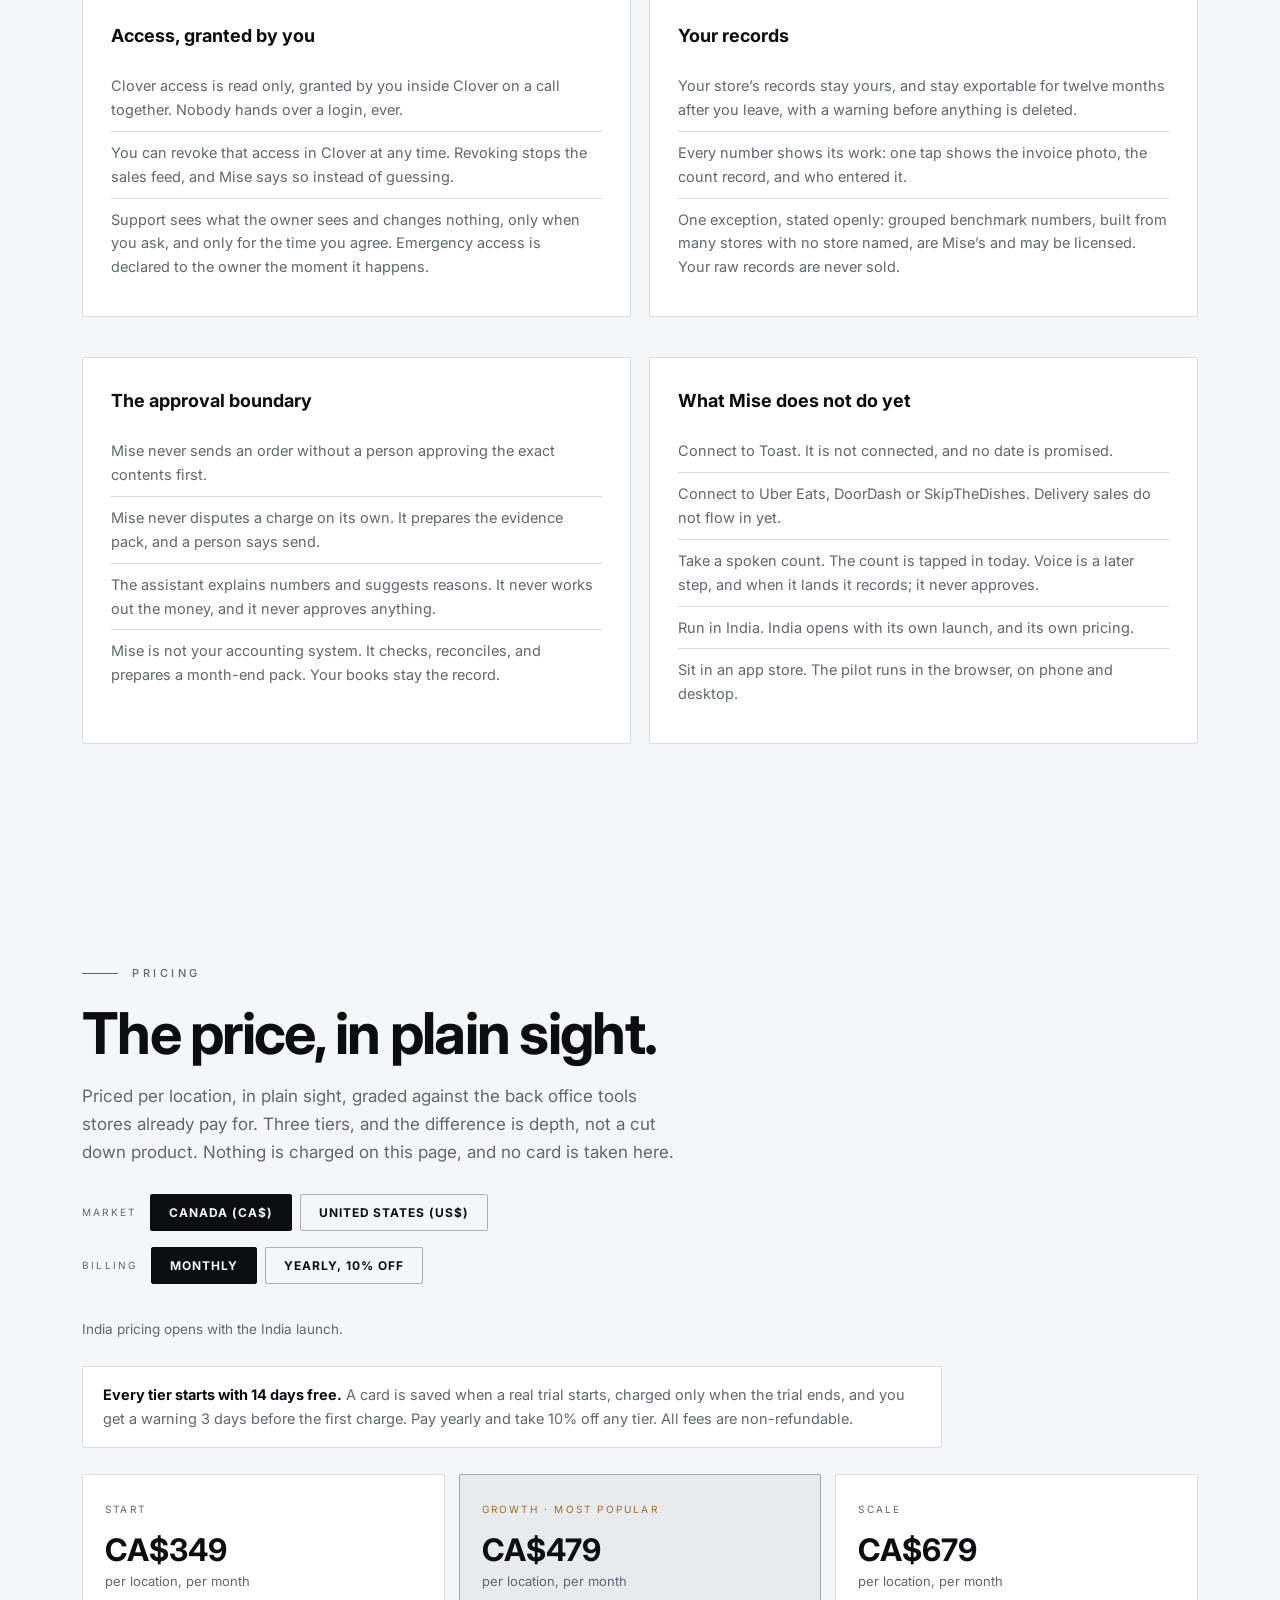
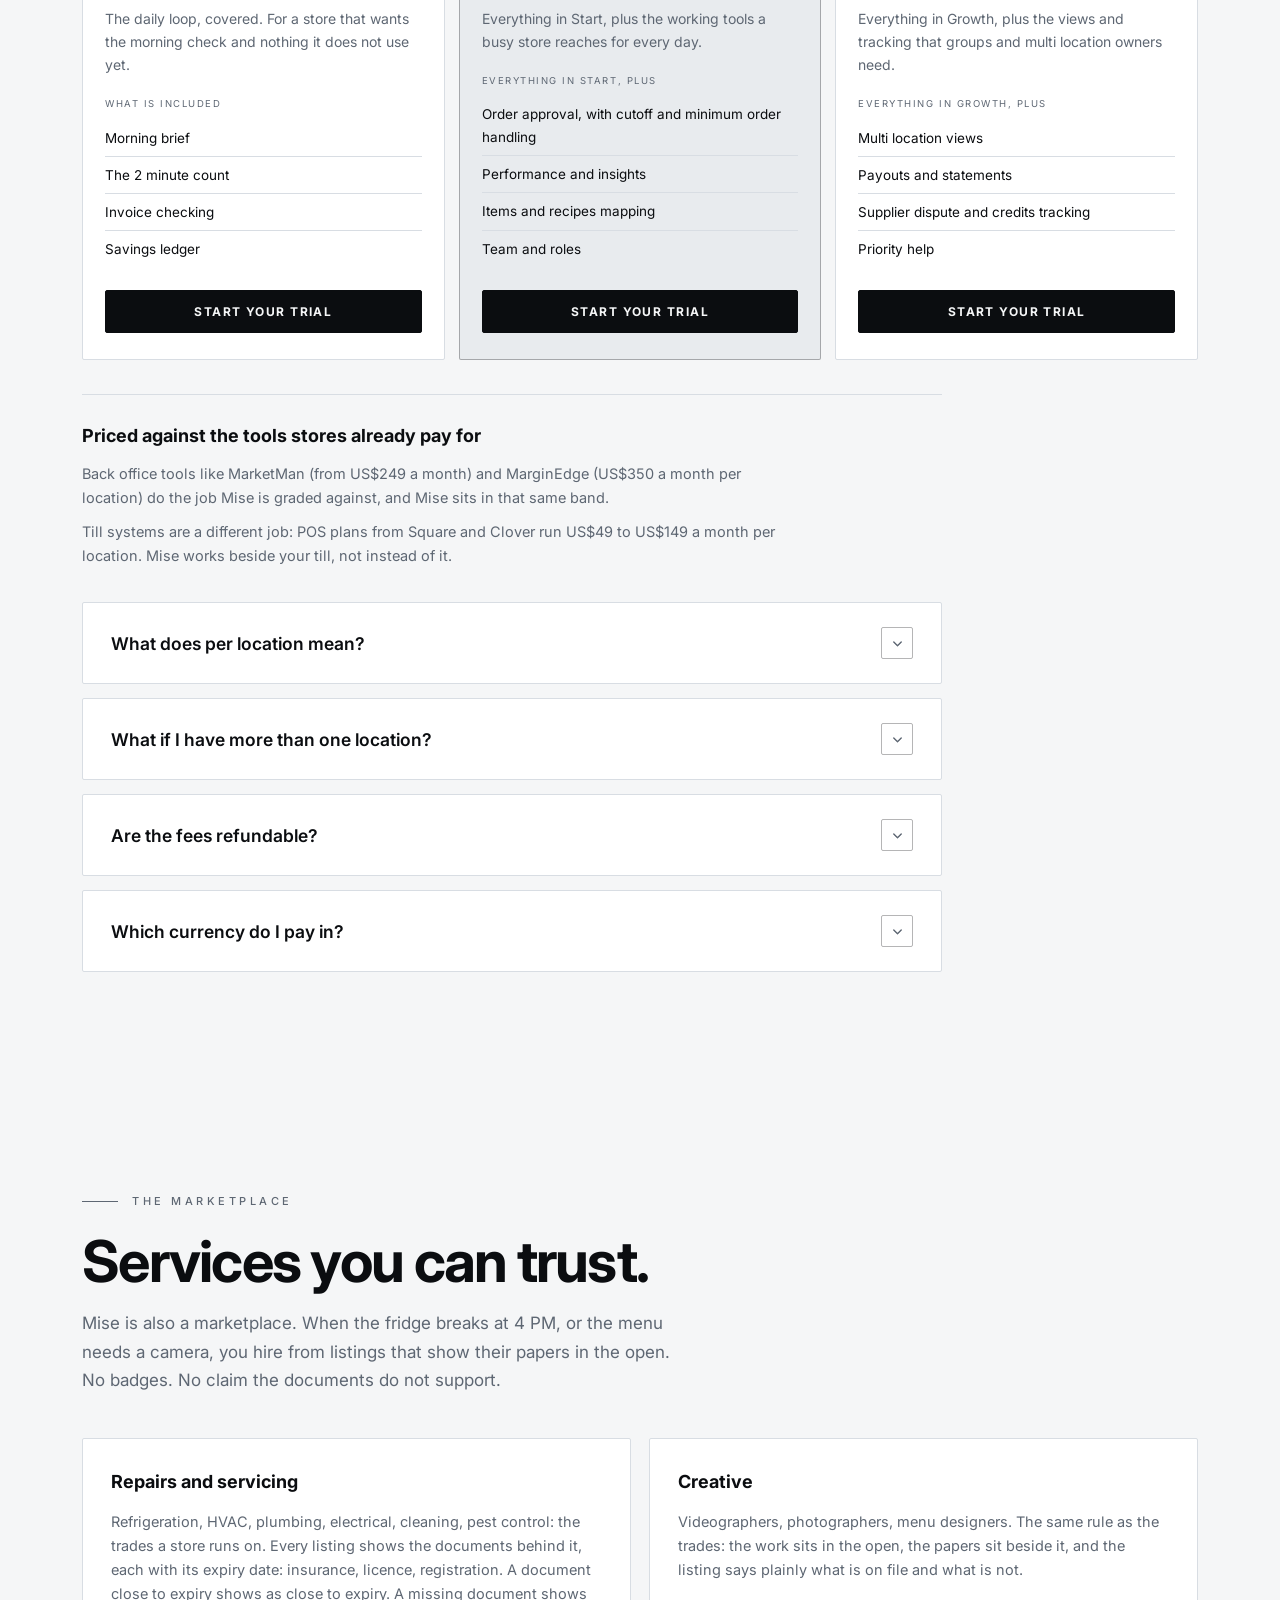
<file: mise.html>
<!DOCTYPE html>
<html lang="en" data-theme="light">
<head>
<meta charset="utf-8">
<meta name="viewport" content="width=device-width, initial-scale=1">
<title>Mise: Kitchen Operations, Handmade | Antigravity Analytics</title>
<meta name="description" content="Mise gives quick-service kitchens a 10-minute morning routine that flags low stock before the 4 PM rush. Founding pilot. Book a call.">
<meta property="og:type" content="website">
<meta property="og:url" content="https://antigrav.si/mise">
<meta property="og:title" content="Mise: See what's running low before 4 PM on a Friday.">
<meta property="og:description" content="A 10-minute morning routine for quick-service kitchens. Founding pilot. An inner circle, not a launch.">
<meta property="og:image" content="https://antigrav.si/mise-og.png">
<meta name="twitter:card" content="summary_large_image">
<meta name="twitter:title" content="Mise: See what's running low before 4 PM on a Friday.">
<meta name="twitter:description" content="A 10-minute morning routine for quick-service kitchens. Founding pilot. An inner circle, not a launch.">
<meta name="twitter:image" content="https://antigrav.si/mise-og.png">
<link rel="canonical" href="https://antigrav.si/mise">
<link rel="alternate" hreflang="fr-CA" href="https://antigrav.si/mise-fr">
<meta name="robots" content="index, follow">
<link rel="icon" href="data:image/svg+xml,%3Csvg xmlns='http://www.w3.org/2000/svg' viewBox='0 0 100 100'%3E%3Crect width='100' height='100' rx='22' fill='%2305070A'/%3E%3Crect x='31.4' y='18.3' width='37.5' height='3.9' fill='%23FFFFFF'/%3E%3Cpath d='M50 27.5L22.95 83.3L31.37 83.3L50 36.3L68.63 83.3L77.05 83.3Z' fill='%23FFFFFF'/%3E%3C/svg%3E">
<link rel="preconnect" href="https://fonts.googleapis.com">
<link rel="preconnect" href="https://fonts.gstatic.com" crossorigin>
<script data-collect-dnt="true" async src="https://scripts.simpleanalyticscdn.com/latest.js"></script>
<script src="https://js.sentry-cdn.com/64e80ec8f5a4be798e2180b838a5c974.min.js" crossorigin="anonymous"></script>
<link href="https://fonts.googleapis.com/css2?family=Inter:wght@400;500;700&display=swap" rel="stylesheet">
<link rel="stylesheet" href="mise-form.css">
<noscript><img src="https://queue.simpleanalyticscdn.com/noscript.gif?collect-dnt=true" alt="" referrerpolicy="no-referrer-when-downgrade"></noscript>
<style>
/* ============ TOKENS (preserved from live) ============ */
:root, [data-theme="dark"]{
  --bg:#05070A; --surface:#090C12; --surface2:#0E131C;
  --line:#171E2B; --line-hi:rgba(255,255,255,.24);
  --ink:#FFFFFF; --grey:#8A919C; --red:#C8102E;
  --mark:#FFFFFF; --matrix:255,255,255;
  --navbg:rgba(5,7,10,.82);
  --shadow:0 20px 60px rgba(0,0,0,.5);
  --sg:'Space Grotesk',sans-serif; --mono:'IBM Plex Mono',monospace; --body:'Inter',sans-serif;
}
[data-theme="light"]{
  --bg:#FFFFFF; --surface:#F5F6F8; --surface2:#ECEEF2;
  --line:#E2E5EA; --line-hi:rgba(5,7,10,.28);
  --ink:#05070A; --grey:#5B6270; --red:#C8102E;
  --mark:#05070A; --matrix:5,7,10;
  --navbg:rgba(255,255,255,.85);
  --shadow:0 20px 60px rgba(5,7,10,.12);
}
*{margin:0;padding:0;box-sizing:border-box}
html{scroll-behavior:smooth}
body{background:var(--bg);color:var(--ink);font-family:var(--body);font-size:16px;line-height:1.65;-webkit-font-smoothing:antialiased;overflow-x:hidden;transition:background .4s,color .4s}
::selection{background:var(--red);color:#fff}
.wrap{max-width:1180px;margin:0 auto;padding:0 32px}
section{padding:110px 0;position:relative}
.eyebrow{font-family:var(--mono);font-size:11px;letter-spacing:.32em;color:var(--grey);text-transform:uppercase;margin-bottom:22px}
h1,h2{font-family:var(--sg);font-weight:700;letter-spacing:-.04em;line-height:1.02}
h1{font-size:clamp(46px,7vw,92px)}
h2{font-size:clamp(32px,4.5vw,58px);margin-bottom:18px}
.lede{font-size:17px;color:var(--grey);max-width:600px}
a{color:inherit}
/* ============ INTRO (P01/P02, preserved) ============ */
#intro{position:fixed;inset:0;z-index:200;background:#05070A;display:flex;align-items:center;justify-content:center;transition:opacity .35s ease;cursor:pointer}
#intro.done{opacity:0;pointer-events:none}
#intro svg{width:min(320px,60vw);height:auto;overflow:visible}
#intro .mkb{fill:#fff;opacity:0;transform:translateY(14px);animation:markin .9s cubic-bezier(.16,1,.3,1) forwards}
#intro .mkl{animation-delay:.2s}
@keyframes markin{to{opacity:1;transform:translateY(0)}}
/* ============ HEADER (preserved) ============ */
header{position:fixed;top:0;left:0;right:0;z-index:100;background:var(--navbg);backdrop-filter:blur(14px);-webkit-backdrop-filter:blur(14px);border-bottom:1px solid var(--line);transition:background .4s,border-color .4s}
.nav-in{max-width:1440px;margin:0 auto;padding:0 32px;height:66px;display:flex;align-items:center;gap:14px}
.brand{display:flex;align-items:center;gap:12px;text-decoration:none}
.brand svg{width:30px;height:30px;display:block}
.brand svg .mk{fill:var(--mark);transition:fill .4s}
.brand b{font-family:var(--sg);font-weight:700;font-size:14px;letter-spacing:.14em}
.brand-sub{font-weight:500;color:var(--grey);letter-spacing:.06em}
.brand b i{font-style:normal;color:var(--red)}
.nav-links{margin-left:auto;display:flex;gap:20px;align-items:center}
.nav-links a.nl{font-family:var(--mono);font-size:10px;letter-spacing:.22em;color:var(--grey);text-decoration:none;text-transform:uppercase;transition:color .2s}
.nav-links a.nl:hover{color:var(--ink)}
#themeBtn{font-family:var(--mono);font-size:10px;letter-spacing:.22em;background:none;border:1px solid var(--line);color:var(--grey);padding:8px 14px;border-radius:999px;cursor:pointer;text-transform:uppercase;transition:border-color .2s,color .2s}
#themeBtn:hover{border-color:var(--line-hi);color:var(--ink)}
.langlink{font-family:var(--mono);font-size:10px;letter-spacing:.22em;color:var(--grey);text-decoration:none;text-transform:uppercase;transition:color .2s}
.langlink:hover{color:var(--ink)}
.cta{display:inline-block;font-family:var(--sg);font-weight:600;font-size:14px;letter-spacing:.02em;background:var(--ink);color:var(--bg);text-decoration:none;padding:13px 28px;border-radius:999px;border:1px solid var(--ink);transition:transform .25s cubic-bezier(.16,1,.3,1),box-shadow .25s;white-space:nowrap}
.cta:hover{transform:translateY(-2px);box-shadow:var(--shadow)}
.cta.ghost{background:transparent;color:var(--ink);border:1px solid var(--line-hi)}
.nav-cta{padding:10px 20px;font-size:13px}
/* ============ RECOGNITION LINE (Stage 14, N07: opacity only) ============ */
.recog{margin-top:66px;background:var(--surface);border-bottom:1px solid var(--line);padding:12px 20px;text-align:center;font-size:14px;color:var(--grey)}
.recog a{color:var(--ink)}
.recog.show{animation:fadein .24s cubic-bezier(.16,1,.3,1) both}
@keyframes fadein{from{opacity:0}to{opacity:1}}
/* ============ HERO (F10: film beside the text, never behind it) ============ */
#hero{min-height:100svh;display:flex;align-items:center;padding:150px 0 90px;overflow:hidden}
#matrix{position:absolute;inset:0;width:100%;height:100%;display:block;z-index:0}
.herogrid{display:grid;grid-template-columns:1.05fr .95fr;gap:52px;align-items:center;width:100%;position:relative;z-index:1}
.pocket{position:relative;z-index:2;text-align:left;max-width:600px;margin:0}
.pocket h1{margin-bottom:24px}
.pocket .lede{margin:0 0 38px;font-size:19px}
.defline{font-size:15px;color:var(--ink);max-width:520px;margin-bottom:20px}
.hero-ctas{display:flex;gap:16px;justify-content:flex-start;flex-wrap:wrap}
.hero-note{margin-top:26px;font-family:var(--mono);font-size:11px;letter-spacing:.18em;color:var(--grey);text-transform:uppercase}
.hero-note b{color:var(--red);font-weight:600}
.textlink{display:inline-block;margin-top:18px;font-size:15px;color:var(--ink);text-decoration:underline;text-underline-offset:4px}
.filmwrap{position:relative;z-index:2;border:1px solid var(--line);border-radius:20px;overflow:hidden;box-shadow:var(--shadow);background:var(--surface)}
.filmwrap video{width:100%;height:100%;min-height:340px;object-fit:cover;display:block}
.badge{position:absolute;z-index:2;font-family:var(--mono);font-size:11px;letter-spacing:.14em;background:var(--surface);border:1px solid var(--line);border-radius:10px;padding:10px 16px;color:var(--grey);white-space:nowrap;box-shadow:var(--shadow);animation:floaty 7s ease-in-out infinite}
.badge b{color:var(--ink);font-weight:600}
.badge .rd{color:var(--red);font-weight:600}
.badge .pulse{display:inline-block;width:7px;height:7px;border-radius:50%;background:var(--red);margin-right:8px;animation:pulse 2.2s infinite;vertical-align:1px}
@keyframes pulse{0%,100%{opacity:1}50%{opacity:.2}}
@keyframes floaty{0%,100%{transform:translateY(0)}50%{transform:translateY(-12px)}}
#b1{top:7%;left:5%;animation-delay:0s}
#b2{bottom:26%;left:6%;animation-delay:2.4s}
#b3{top:36%;right:5%;animation-delay:4.1s}
#b4{bottom:9%;right:6%;animation-delay:1.2s}
/* ============ SIMULATOR (preserved) ============ */
.stage{border:1px solid var(--line);border-radius:20px;background:var(--surface);box-shadow:var(--shadow);overflow:hidden;margin-top:56px;position:relative}
.stage::before{content:"";position:absolute;inset:8px;border:1px solid var(--line);border-radius:12px;pointer-events:none}
.tabs{display:flex;border-bottom:1px solid var(--line);position:relative;z-index:1}
.tab{flex:1;background:none;border:none;color:var(--grey);font-family:var(--mono);font-size:11px;letter-spacing:.2em;text-transform:uppercase;padding:20px 10px;cursor:pointer;border-bottom:2px solid transparent;transition:color .2s}
.tab small{display:block;margin-top:6px;letter-spacing:.08em;text-transform:none;color:var(--grey);opacity:.7;font-size:11px}
.tab.active{color:var(--ink);border-bottom-color:var(--red)}
.tab:hover{color:var(--ink)}
.tab svg{vertical-align:-2px;margin-right:6px}
.panels{position:relative;z-index:1;min-height:380px}
.panel{display:none;padding:48px;animation:rise .5s cubic-bezier(.16,1,.3,1)}
.panel.active{display:block}
@keyframes rise{from{opacity:0;transform:translateY(14px)}to{opacity:1;transform:none}}
.panel h3{font-family:var(--sg);font-size:26px;letter-spacing:-.02em;margin-bottom:8px}
.panel .psub{color:var(--grey);font-size:15px;margin-bottom:30px;max-width:520px}
.kv{display:flex;justify-content:space-between;align-items:center;gap:14px;padding:15px 4px;border-bottom:1px solid var(--line);font-size:15px;flex-wrap:wrap}
.kv:last-child{border-bottom:none}
.kv .it{font-weight:500}
.kv .st{font-family:var(--mono);font-size:11px;letter-spacing:.16em;padding:6px 12px;border-radius:6px;text-transform:uppercase}
.st.red{background:rgba(200,16,46,.13);color:var(--red);border:1px solid rgba(200,16,46,.4)}
.st.watch{background:var(--surface2);color:var(--grey);border:1px solid var(--line)}
.st.ok{background:rgba(255,255,255,.05);color:var(--grey);border:1px solid var(--line)}
[data-theme="light"] .st.ok{background:rgba(5,7,10,.05)}
.flagline{display:flex;gap:10px;align-items:center;margin-top:18px;font-size:14.5px;color:var(--grey)}
.gate{border:1px solid rgba(200,16,46,.45);border-radius:12px;padding:30px;background:rgba(200,16,46,.05)}
.gate .amt{font-family:var(--mono);font-size:34px;font-weight:600}
.gate .hold{display:inline-block;margin-top:12px;font-family:var(--mono);font-size:12px;letter-spacing:.24em;color:var(--red);border:1px solid var(--red);border-radius:6px;padding:8px 16px;text-transform:uppercase;animation:pulse 2.2s infinite}
.gate p{color:var(--grey);font-size:14px;margin-top:14px;max-width:480px}
/* ============ ICONS (Part 3, section 3.4: Lucide outline, one size per surface) ============ */
.ic{width:16px;height:16px;flex:0 0 16px;stroke:var(--ink);fill:none;stroke-width:1.8;stroke-linecap:round;stroke-linejoin:round;vertical-align:-3px}
.ic.red{stroke:var(--red)}
/* ============ FORWARD LINES ============ */
.fwdline{display:flex;gap:12px;align-items:baseline;flex-wrap:wrap;margin-top:44px;font-size:16px;color:var(--grey)}
.fwdline a{color:var(--ink);font-weight:500;text-decoration:none;border-bottom:1px solid var(--line-hi);white-space:nowrap}
.fwdline a .ic{margin-left:4px}
/* ============ V1 + ILLUSTRATION FRAMES ============ */
.figwrap{margin-top:44px;border:1px solid var(--line);border-radius:20px;background:var(--surface);padding:34px 38px;position:relative}
.figwrap .figcap{font-family:var(--mono);font-size:10px;letter-spacing:.22em;text-transform:uppercase;color:var(--grey);margin-top:18px}
.figwrap svg{width:100%;height:auto;display:block}
.f-ink{fill:var(--ink)} .f-grey{fill:var(--grey)} .f-red{fill:var(--red)} .f-surf{fill:var(--surface2)} .f-surf1{fill:var(--surface)} .f-none{fill:none}
.s-line{stroke:var(--line)} .s-hi{stroke:var(--line-hi)} .s-ink{stroke:var(--ink)} .s-red{stroke:var(--red)} .s-grey{stroke:var(--grey)}
.t-mono{font-family:var(--mono)} .t-body{font-family:var(--body)}
/* ============ EQUATION STRIP (V7) ============ */
.eq{display:flex;align-items:flex-start;gap:10px;flex-wrap:nowrap;overflow:visible}
.eq .stn{flex:1;min-width:0}
.eq .stn .lab{font-family:var(--mono);font-size:10px;letter-spacing:.18em;text-transform:uppercase;color:var(--grey);margin-bottom:6px}
.eq .stn .fig{font-family:var(--mono);font-size:19px;font-weight:600;white-space:nowrap}
.eq .stn .src{display:inline-block;margin-top:8px;font-family:var(--mono);font-size:9.5px;letter-spacing:.08em;color:var(--grey);border:1px solid var(--line);border-radius:4px;padding:2px 7px}
.eq .op{font-family:var(--sg);font-size:22px;font-weight:600;padding-top:22px;color:var(--grey)}
.eq .gapstn{flex:1.2;margin-left:26px;border-left:1px solid var(--line);padding-left:26px}
.eq .gapstn .fig{font-size:32px}
.eqclose{margin-top:22px;font-size:15px;color:var(--grey)}
.eqclose b{color:var(--ink);font-weight:500}
/* ============ WITHOUT / WITH CONTRAST (V6/E13) ============ */
.contrast{display:grid;grid-template-columns:1fr 1fr;gap:18px;margin-top:56px}
.cpanel{border:1px solid var(--line);border-radius:16px;padding:30px;background:var(--surface)}
.cpanel h4{font-family:var(--sg);font-size:20px;margin-bottom:20px}
.shelfstrip{display:flex;gap:8px;margin-bottom:22px}
.shelfstrip .slot{flex:1;height:34px;border:1px solid var(--line);border-radius:6px;background:var(--surface2);display:flex;align-items:center;justify-content:center;font-family:var(--mono);font-size:9px;letter-spacing:.14em;text-transform:uppercase;color:var(--grey)}
.shelfstrip .slot.empty{background:transparent;border:1px dashed var(--red);color:var(--red)}
.tl{border-top:1px solid var(--line)}
.tl .row{display:flex;gap:16px;padding:12px 2px;border-bottom:1px solid var(--line);font-size:14.5px}
.tl .row:last-child{border-bottom:none}
.tl .tm{font-family:var(--mono);font-size:11px;letter-spacing:.1em;color:var(--grey);flex:0 0 64px;padding-top:3px}
.cpanel .foot{font-family:var(--mono);font-size:10px;letter-spacing:.22em;text-transform:uppercase;color:var(--grey);margin-top:18px}
.minirow{font-family:var(--mono);font-size:12px;display:flex;gap:10px;align-items:center}
.minirow .bar{width:3px;align-self:stretch;background:var(--red);flex:0 0 3px}
.minirow .flg{font-size:10px;letter-spacing:.14em;text-transform:uppercase;color:var(--ink)}
/* ============ STEPS (P11 preserved) ============ */
.steps{display:grid;grid-template-columns:repeat(4,1fr);gap:18px;margin-top:56px}
.step{border:1px solid var(--line);border-radius:16px;padding:32px 26px;background:var(--surface);transition:border-color .25s,transform .25s cubic-bezier(.16,1,.3,1)}
.step:hover{border-color:var(--line-hi);transform:translateY(-4px)}
.step .n{font-family:var(--mono);font-size:11px;letter-spacing:.24em;color:var(--red);margin-bottom:16px}
.step h4{font-family:var(--sg);font-size:19px;letter-spacing:-.01em;margin-bottom:14px}
.step p{font-size:14px;color:var(--grey)}
.step .srow{margin-top:12px;font-size:13.5px;color:var(--grey)}
.step .srow b{display:block;font-family:var(--mono);font-size:9.5px;letter-spacing:.2em;text-transform:uppercase;color:var(--ink);font-weight:600;margin-bottom:3px}
/* ============ PLAIN BLOCKS (setup lists, fit facts, leaving) ============ */
.duo{display:grid;grid-template-columns:1fr 1fr;gap:18px;margin-top:40px}
.plainblock{border:1px solid var(--line);border-radius:16px;padding:28px;background:var(--surface)}
.plainblock h4{font-family:var(--sg);font-size:18px;margin-bottom:14px}
.plainblock ul{list-style:none}
.plainblock li{font-size:14.5px;color:var(--grey);padding:9px 0;border-bottom:1px solid var(--line);display:flex;gap:10px;align-items:baseline}
.plainblock li:last-child{border-bottom:none}
.plainblock p{font-size:14.5px;color:var(--grey)}
.smallprint{margin-top:34px;font-size:13.5px;color:var(--grey);max-width:760px}
.smallprint a{color:var(--ink)}
/* ============ PROOF ZONES (Stage 4, Part 3) ============ */
.zones{display:grid;grid-template-columns:1.15fr .85fr;gap:44px;margin-top:56px;align-items:start}
.zlab{font-family:var(--mono);font-size:10px;letter-spacing:.24em;text-transform:uppercase;color:var(--grey);margin-bottom:16px}
.scalefigs{margin-top:26px}
.scalefigs .sf{margin-bottom:20px}
.scalefigs .sf .num{font-family:var(--mono);font-size:clamp(28px,3vw,40px);font-weight:600;letter-spacing:-.02em}
.scalefigs .sf .cap,.flatrow .cap{font-size:13px;color:var(--grey)}
.flatrow{display:grid;grid-template-columns:repeat(3,1fr);gap:18px;margin-top:8px;border-top:1px solid var(--line);padding-top:22px}
.flatrow .num{font-family:var(--mono);font-size:22px;font-weight:600}
.bars .bar-row{margin-bottom:28px}
.bars .bar-lab{display:flex;justify-content:space-between;align-items:baseline;font-size:14.5px;margin-bottom:8px}
.bars .bar-lab .bv{font-family:var(--mono);font-weight:600}
.bars .track{height:16px;background:var(--surface2);border:1px solid var(--line);border-radius:3px}
.bars .fill{height:100%;background:var(--ink)}
.bars .barsent{font-size:14.5px;color:var(--grey);margin-top:6px}
.cells35{display:grid;grid-template-columns:repeat(7,1fr);gap:8px;margin-top:18px}
.cells35 .cell{border:1px solid var(--line);background:var(--surface);border-radius:8px;padding:12px 4px;text-align:center;font-family:var(--mono);font-size:13.5px;font-weight:500}
.zone-c{margin-top:52px}
.methodsteps{display:grid;grid-template-columns:repeat(3,1fr);gap:18px;margin-top:18px}
.methodsteps .ms{border-top:2px solid var(--ink);padding-top:16px;font-size:16.5px;font-weight:500}
.methodsteps .ms span{display:block;font-family:var(--mono);font-size:10px;letter-spacing:.2em;color:var(--grey);text-transform:uppercase;margin-bottom:8px;font-weight:400}
.statusline{margin-top:28px;font-size:16px}
.statusline b{font-weight:600}
.templateframe{margin-top:52px}
.templateframe .tline{font-size:16px;margin-bottom:18px}
.tframe{border:1.5px dashed var(--line-hi);border-radius:16px;padding:30px;display:grid;grid-template-columns:repeat(6,1fr);gap:18px}
.tframe .slot .sl{font-family:var(--mono);font-size:10px;letter-spacing:.2em;text-transform:uppercase;color:var(--grey);margin-bottom:12px}
.tframe .slot .empty{border-bottom:1px solid var(--line-hi);height:22px}
.tframe .slot .badgeempty{border:1.5px dashed var(--line-hi);border-radius:8px;height:38px;display:flex;align-items:center;justify-content:center;font-family:var(--mono);font-size:9.5px;letter-spacing:.14em;text-transform:uppercase;color:var(--grey);text-align:center;padding:0 6px}
.templateframe .tnote{font-size:13.5px;color:var(--grey);margin-top:16px}
/* ============ FIT CHECK (Stage 6; N01/N02 swaps) ============ */
.pospick{display:flex;gap:10px;flex-wrap:wrap;margin-top:8px}
.posbtn{font-family:var(--sg);font-weight:600;font-size:14px;background:var(--surface);color:var(--ink);border:1px solid var(--line-hi);border-radius:999px;padding:12px 24px;cursor:pointer;transition:border-color .2s,color .2s}
.posbtn:hover{border-color:var(--ink)}
.posbtn[aria-pressed="true"]{background:var(--ink);color:var(--bg)}
.fitanswer{margin-top:30px;border:1px solid var(--line);border-radius:16px;background:var(--surface);padding:30px;max-width:720px}
.fitanswer .verdict{font-family:var(--sg);font-size:24px;font-weight:700;margin-bottom:8px}
.fitanswer p{color:var(--grey);font-size:15px;max-width:560px}
.fitanswer .cta{margin-top:18px}
.swapout{opacity:0;transition:opacity .17s cubic-bezier(.3,0,1,1)}
.swapin{animation:swapin .24s cubic-bezier(.16,1,.3,1) both}
@keyframes swapin{from{opacity:0;transform:translateY(12px)}to{opacity:1;transform:none}}
.chips{display:flex;gap:10px;flex-wrap:wrap}
.chipbtn{font-size:14px;background:var(--surface);color:var(--ink);border:1px solid var(--line-hi);border-radius:999px;padding:10px 20px;cursor:pointer;transition:border-color .2s,color .2s;font-family:var(--body)}
.chipbtn[aria-pressed="true"]{background:var(--ink);color:var(--bg)}
.miniform{display:flex;gap:10px;flex-wrap:wrap;margin-top:16px}
.miniform input{flex:1;min-width:220px;background:var(--surface2);border:1px solid var(--line);border-radius:10px;color:var(--ink);font-family:var(--body);font-size:15px;padding:12px 16px;outline:none;transition:border-color .2s}
.miniform input:focus{border-color:var(--line-hi)}
.miniform button{font-family:var(--sg);font-weight:600;font-size:14px;background:var(--ink);color:var(--bg);border:1px solid var(--ink);border-radius:999px;padding:12px 24px;cursor:pointer}
.miniform .merr{display:none;width:100%;font-family:var(--mono);font-size:10.5px;letter-spacing:.12em;text-transform:uppercase;color:var(--ink);margin-top:4px}
.miniform.invalid .merr{display:block;animation:errin2 .15s cubic-bezier(.16,1,.3,1) both}
@keyframes errin2{from{opacity:0;transform:translateY(-4px)}to{opacity:1;transform:none}}
.wlsuccess{display:none;gap:10px;align-items:center;font-size:15px;color:var(--ink);margin-top:16px}
.wlsuccess.show{display:flex;animation:swapin .24s cubic-bezier(.16,1,.3,1) both}
/* ============ WALKTHROUGH (Stage 7) ============ */
.walksteps{display:grid;grid-template-columns:repeat(4,1fr);gap:18px;margin-top:44px}
.walksteps .ws{border:1px solid var(--line);border-radius:16px;padding:26px;background:var(--surface)}
.walksteps .ws .n{font-family:var(--mono);font-size:11px;letter-spacing:.24em;color:var(--red);margin-bottom:12px}
.walksteps .ws h4{font-family:var(--sg);font-size:17px;margin-bottom:8px}
.walksteps .ws p{font-size:13.5px;color:var(--grey)}
.sampleline{font-family:var(--mono);font-size:11px;letter-spacing:.16em;text-transform:uppercase;color:var(--grey);margin-top:26px}
.doorblock{margin-top:44px;border:1px solid var(--line);border-radius:20px;background:var(--surface);padding:40px;text-align:center;box-shadow:var(--shadow)}
.doorblock .cta{font-size:16px;padding:16px 38px}
.doorblock .doorfail{margin:20px auto 0;font-size:14px;color:var(--grey);max-width:560px}
.exitblock{margin-top:44px;text-align:center}
.exitblock .exitline{font-family:var(--sg);font-size:clamp(24px,3.4vw,36px);font-weight:700;letter-spacing:-.02em;max-width:760px;margin:0 auto 26px}
.exitblock .ctas{display:flex;gap:14px;justify-content:center;flex-wrap:wrap}
.exitblock .ctxline{margin-top:20px;font-size:13.5px;color:var(--grey)}
/* ============ QUESTIONS (Stage 8; N05) ============ */
.qa{border:1px solid var(--line);border-radius:16px;background:var(--surface);margin-top:14px;overflow:hidden}
.qa button.qhead{width:100%;display:flex;justify-content:space-between;align-items:center;gap:16px;background:none;border:none;color:var(--ink);font-family:var(--sg);font-weight:600;font-size:17.5px;text-align:left;padding:24px 28px;cursor:pointer}
.qa .qmark{flex:0 0 auto;display:flex;align-items:center;justify-content:center;width:32px;height:32px;border:1px solid var(--line-hi);border-radius:50%;color:var(--grey);transition:transform .24s cubic-bezier(.16,1,.3,1)}
.qa .qmark svg{width:15px;height:15px;stroke:currentColor;fill:none;stroke-width:2.2;stroke-linecap:round;stroke-linejoin:round;transition:transform .24s cubic-bezier(.16,1,.3,1)}
.qa button.qhead:hover .qmark{transform:translateY(2px)}
.qa button.qhead:active .qmark{transform:translateY(2px) scale(.92)}
.qa.open .qmark{background:var(--surface2);color:var(--ink)}
.qa.open .qmark svg{transform:rotate(180deg)}
.qa .qa-a{display:none}
.qa.open .qa-a{display:block}
.qa .qa-in{padding:0 28px 26px;font-size:15px;color:var(--grey);max-width:720px}
.qa.anim .qa-in{transition:opacity .24s cubic-bezier(.16,1,.3,1),transform .24s cubic-bezier(.16,1,.3,1)}
/* ============ COUNT + INNER CIRCLE (Stage 9: zero motion) ============ */
#circle{text-align:center}
#circle .lede{margin:0 auto 34px}
.countblock{max-width:720px;margin:0 auto;border:1px solid var(--line);border-radius:16px;background:var(--surface);padding:34px}
.countblock .cbig{font-family:var(--sg);font-size:clamp(24px,3.2vw,34px);font-weight:700;letter-spacing:-.02em;margin-bottom:10px}
.countblock .csmall{color:var(--grey);font-size:15px}
/* ============ FORM SECTION EXTRAS (Stages 10, 13, 14) ============ */
.howstrip{display:grid;grid-template-columns:repeat(3,1fr);gap:14px;margin:0 0 30px;text-align:left}
.howstrip .hs{border:1px solid var(--line);border-radius:12px;padding:16px 18px;background:var(--surface)}
.howstrip .hs b{display:block;font-family:var(--mono);font-size:10px;letter-spacing:.22em;color:var(--red);text-transform:uppercase;margin-bottom:6px;font-weight:600}
.howstrip .hs span{font-size:13.5px;color:var(--grey);line-height:1.5;display:block}
@media(max-width:700px){.howstrip{grid-template-columns:1fr}}
.lesserask{display:grid;grid-template-columns:1fr 1fr;gap:18px;max-width:900px;margin:34px auto 0}
.lesserask .la{border:1px solid var(--line);border-radius:16px;background:var(--surface);padding:26px;text-align:left}
.lesserask .la h4{font-family:var(--sg);font-size:17px;margin-bottom:8px}
.lesserask .la p{font-size:14px;color:var(--grey)}
.lesserask .la .miniform input{background:var(--surface2)}
.manageline{max-width:900px;margin:26px auto 0;font-size:14px;color:var(--grey);display:flex;gap:10px;align-items:baseline;justify-content:center;text-align:center;flex-wrap:wrap}
.manageline a{color:var(--ink)}
.noscriptline{border:1px solid var(--line-hi);border-radius:10px;padding:12px 16px;font-size:14px;margin-bottom:18px}
/* ============ MESSAGE FRAMES (Stages 12 + 13) ============ */
.checkstrip{display:flex;gap:0;flex-wrap:wrap;margin-top:44px;border:1px solid var(--line);border-radius:14px;overflow:hidden}
.checkstrip .cstep{flex:1;min-width:150px;padding:16px 18px;background:var(--surface);border-right:1px solid var(--line);font-size:14px;display:flex;gap:10px;align-items:center}
.checkstrip .cstep:last-child{border-right:none}
.checkstrip .cstep .stt{font-family:var(--mono);font-size:9.5px;letter-spacing:.16em;text-transform:uppercase;color:var(--grey);display:block}
.msggrid{display:grid;grid-template-columns:1fr 1fr;gap:18px;margin-top:40px}
.msg{border:1px solid var(--line);border-radius:16px;background:var(--surface);padding:28px}
.msg.wide{grid-column:span 2}
.msg .mhead{font-family:var(--mono);font-size:10px;letter-spacing:.22em;text-transform:uppercase;color:var(--grey);margin-bottom:16px;display:flex;justify-content:space-between;gap:12px}
.msg p{font-size:14.5px;color:var(--grey);margin-bottom:12px}
.msg p b,.msg p .ink{color:var(--ink);font-weight:500}
.msg p:last-child{margin-bottom:0}
.msg .askblock{border:1px dashed var(--line-hi);border-radius:10px;padding:14px 16px;margin:14px 0;display:flex;gap:12px;align-items:flex-start}
.msg .askblock p{margin:0}
.msg .mfoot{margin-top:14px;display:flex;justify-content:flex-end}
.seqlist{margin-top:40px;border:1px solid var(--line);border-radius:16px;background:var(--surface);overflow:hidden}
.seqlist .srow2{display:flex;gap:22px;padding:22px 28px;border-bottom:1px solid var(--line);align-items:baseline}
.seqlist .srow2:last-child{border-bottom:none}
.seqlist .day{font-family:var(--mono);font-size:11px;letter-spacing:.16em;text-transform:uppercase;color:var(--red);flex:0 0 110px;font-weight:600}
.seqlist .srow2 p{font-size:14.5px;color:var(--grey)}
.seqlist .srow2 p b{color:var(--ink);font-weight:500}
/* ============ LEAVING (Stage 15: type only) ============ */
.leavelines{max-width:820px;margin-top:40px}
.leavelines .ll{padding:20px 0;border-bottom:1px solid var(--line);font-size:15.5px;color:var(--grey)}
.leavelines .ll:last-child{border-bottom:none}
.leavelines .ll b{color:var(--ink);font-weight:500}
/* ============ FOOTER (preserved + E89 triage) ============ */
footer{border-top:1px solid var(--line);padding:80px 0 0;overflow:hidden}
.triage{font-size:15px;color:var(--grey);max-width:820px;margin-bottom:44px;display:flex;gap:12px;align-items:flex-start}
.triage a{color:var(--ink)}
.desks{display:grid;grid-template-columns:repeat(5,1fr);gap:18px;margin-bottom:56px}
.desk .dk{font-family:var(--mono);font-size:10px;letter-spacing:.22em;text-transform:uppercase;color:var(--grey);margin-bottom:8px}
.desk a{font-size:14px;text-decoration:none;border-bottom:1px solid var(--line);transition:border-color .2s}
.desk a:hover{border-color:var(--red)}
.footmanage{font-size:13.5px;color:var(--grey);margin-bottom:56px}
.footmanage a{color:var(--ink)}
.parent{margin-bottom:60px;font-family:var(--mono);font-size:11px;letter-spacing:.2em;text-transform:uppercase;color:var(--grey)}
.parent a{text-decoration:none;border-bottom:1px solid var(--line)}
.giant{font-family:var(--sg);font-weight:700;font-size:clamp(120px,24vw,340px);letter-spacing:-.04em;line-height:.8;text-align:center;color:var(--ink);opacity:.07;transform:translateY(22%);user-select:none;white-space:nowrap}
/* ============ STICKY BAR (P13, preserved) ============ */
.cta:active{transform:translateY(0) scale(.98);box-shadow:none}
.tab:active{color:var(--ink)}
.stickybar{position:fixed;left:0;right:0;bottom:0;z-index:90;display:none;gap:10px;padding:10px 14px calc(10px + env(safe-area-inset-bottom));background:var(--navbg);backdrop-filter:blur(14px);-webkit-backdrop-filter:blur(14px);border-top:1px solid var(--line);transform:translateY(110%);transition:transform .3s cubic-bezier(.16,1,.3,1)}
.stickybar.show{transform:none}
.stickybar .cta{flex:1;text-align:center;padding:13px 10px}
.stickybar .ghost{flex:0 0 auto}
@media(max-width:900px){.stickybar{display:flex}}
/* ============ REVEAL (P06, preserved) ============ */
.rv{opacity:0;transform:translateY(26px);transition:opacity .7s cubic-bezier(.16,1,.3,1),transform .7s cubic-bezier(.16,1,.3,1)}
.rv.in{opacity:1;transform:none}
/* ============ RESPONSIVE ============ */
@media(max-width:900px){
  .wrap{padding:0 20px}
  .herogrid{grid-template-columns:1fr;gap:36px}
  .pocket{text-align:left}
  .steps{grid-template-columns:1fr 1fr}
  .walksteps{grid-template-columns:1fr 1fr}
  .zones{grid-template-columns:1fr;gap:40px}
  .contrast{grid-template-columns:1fr}
  .duo{grid-template-columns:1fr}
  .msggrid{grid-template-columns:1fr}
  .msg.wide{grid-column:span 1}
  .lesserask{grid-template-columns:1fr}
  .methodsteps{grid-template-columns:1fr}
  .tframe{grid-template-columns:repeat(2,1fr)}
  .desks{grid-template-columns:1fr 1fr}
  .nav-links a.nl{display:none}
  .nav-cta{padding:11px 18px;font-size:13px;white-space:nowrap}
  #themeBtn{padding:9px 14px;font-size:12px}
  .brand b{font-size:14px;white-space:nowrap}
  .badge{display:none}
  .panel{padding:30px 22px}
  section{padding:80px 0}
  .eq{flex-wrap:wrap}
  .eq .gapstn{margin-left:0;border-left:none;padding-left:0;width:100%;flex:none;margin-top:10px}
}
@media(max-width:480px){
  .brand-sub{display:none}
  .nav-cta{display:inline-block;padding:9px 16px;font-size:12px}
  .cells35{gap:5px}
  .cells35 .cell{font-size:11.5px;padding:9px 2px}
  .flatrow{grid-template-columns:1fr 1fr}
  .seqlist .srow2{flex-direction:column;gap:6px}
  .seqlist .day{flex:none}
}
:focus-visible{outline:2px solid var(--red);outline-offset:3px;border-radius:4px}
@media(prefers-reduced-motion:reduce){
  *,*::before,*::after{animation-duration:.01ms!important;transition-duration:.01ms!important}
  #intro{display:none}
}
</style>

<style id="mise-ledger">
/* ===== MISE LEDGER MINIMAL (adopted 2026-11-05): near-black frame and hero, cool greys and off-white,
   teal only for Verified / Active / Links / Focus, muted amber only for Flagged. One sans family. ===== */
:root{--sg:'Inter',-apple-system,'Segoe UI',sans-serif;--mono:'Inter',-apple-system,'Segoe UI',sans-serif;--body:'Inter',-apple-system,'Segoe UI',sans-serif}
:root,[data-theme="dark"]{--bg:#0A0C0F;--surface:#12151B;--surface2:#1B2029;--line:#282E39;--line-hi:rgba(238,242,246,.30);--ink:#F2F4F7;--grey:#9AA3B0;--red:#C98A4B;--teal:#2FBFAE;--flagbg:rgba(201,138,75,.14);--flagline:rgba(201,138,75,.55);--tealbg:rgba(47,191,174,.13);--tealline:rgba(47,191,174,.5);--mark:#F2F4F7;--matrix:238,242,246;--navbg:rgba(10,12,15,.88);--shadow:0 24px 60px rgba(0,0,0,.5)}
[data-theme="light"]{--bg:#F5F6F7;--surface:#FFFFFF;--surface2:#E8EBEE;--line:#D8DDE3;--line-hi:rgba(11,13,16,.30);--ink:#0B0D10;--grey:#5E6773;--red:#A96A28;--teal:#0B7A6E;--flagbg:rgba(169,106,40,.12);--flagline:rgba(169,106,40,.55);--tealbg:rgba(11,122,110,.10);--tealline:rgba(11,122,110,.5);--mark:#0B0D10;--matrix:238,242,246;--navbg:rgba(10,12,15,.92);--shadow:0 24px 60px rgba(11,13,16,.12)}
h1,h2{font-weight:700;letter-spacing:-.03em;line-height:1.03}
::selection{background:var(--teal);color:#fff}
:focus-visible{outline:2px solid var(--teal);outline-offset:3px;border-radius:2px}
/* tabular numerals wherever numbers carry the proof */
.t-mono,.benchtable,.eq .fig,.gate .amt,.cells35 .cell,.scalefigs .num,.flatrow .num,.bars .bv,.kv,.minirow,.badge,.benchhead .num{font-variant-numeric:tabular-nums lining-nums}
/* squared corners, grid discipline */
.cta,#themeBtn,.posbtn,.chipbtn,.miniform button,.miniform input,.stage,.figwrap,.filmwrap,.cpanel,.step,.plainblock,.qa,.countblock,.doorblock,.fitanswer,.msg,.gate,.tframe,.checkstrip,.walksteps .ws,.howstrip .hs,.lesserask .la,.kv .st,.gate .hold,.cells35 .cell,.shelfstrip .slot,.badge,.mpcard{border-radius:2px}
.qa .qmark{border-radius:2px}
.cta{font-family:var(--sg);font-weight:700;text-transform:uppercase;letter-spacing:.12em;font-size:12px;padding:17px 28px}
.nav-cta{padding:11px 18px;font-size:11px}
#themeBtn,.posbtn,.chipbtn,.miniform button,.mise-form .restore button{border-radius:2px}
.posbtn,.chipbtn{text-transform:uppercase;letter-spacing:.1em;font-size:12px;font-weight:700}
/* header: near-black frame in both themes */
header{background:#0A0C0F;border-bottom:1px solid #282E39}
header .brand b{color:#F2F4F7}
header .brand svg .mk{fill:#F2F4F7}
header .brand-sub{color:#9AA3B0}
header .nav-links a.nl{color:#9AA3B0}
header .nav-links a.nl:hover{color:#F2F4F7}
header .langlink{color:#9AA3B0}
header .langlink:hover{color:#F2F4F7}
header #themeBtn{border-color:#3A414D;color:#C7CDD4}
header #themeBtn:hover{border-color:#F2F4F7;color:#F2F4F7}
header .nav-cta{background:#F2F4F7;color:#0A0C0F;border-color:#F2F4F7}
/* hero: near-black field, off-white type, in both themes */
#hero{background:#0A0C0F;color:#F2F4F7}
#hero .defline{color:#F2F4F7}
#hero .lede{color:#AEB7C2}
#hero .eyebrow{color:#9AA3B0}
#hero .eyebrow::before{background:#9AA3B0}
#hero .hero-note{color:#8B95A3}
#hero .hero-note b{color:#F2F4F7}
#hero .cta{background:#F2F4F7;color:#0A0C0F;border-color:#F2F4F7}
#hero .cta.ghost{background:transparent;color:#F2F4F7;border-color:rgba(238,242,246,.4)}
#hero .filmwrap{border-color:#282E39;background:#12151B;box-shadow:0 24px 60px rgba(0,0,0,.5)}
#hero .badge{background:#12151B;border-color:#282E39;color:#9AA3B0;box-shadow:0 16px 40px rgba(0,0,0,.45)}
#hero .badge b{color:#F2F4F7}
#hero .badge .rd{color:var(--red)}
#hero .badge .pulse{background:var(--teal)}
/* eyebrow: quiet label, never the flag colour */
.eyebrow{color:var(--grey);display:flex;align-items:center;gap:14px;font-weight:500}
.eyebrow::before{content:"";width:36px;height:1px;background:var(--grey);flex:0 0 36px}
#circle .eyebrow,#book .eyebrow{justify-content:center}
/* statuses: Verified teal, Flagged amber, Pending cool grey */
.kv .st.red{background:var(--flagbg);color:var(--red);border:1px solid var(--flagline)}
.kv .st.watch{background:var(--surface2);color:var(--grey);border:1px solid var(--line)}
.kv .st.ok{background:var(--tealbg);color:var(--teal);border:1px solid var(--tealline)}
.tab.active{border-bottom-color:var(--teal)}
.gate{border-color:var(--flagline);background:var(--flagbg)}
.step .n,.walksteps .ws .n,.howstrip .hs b,.seqlist .day{color:var(--grey)}
.bars .fill{background:var(--ink)}
.wlsuccess .ic{stroke:var(--teal)}
/* links and focus take the teal, nothing else does */
.textlink{color:var(--teal)}
.fwdline a{color:var(--teal);border-bottom-color:var(--tealline)}
.smallprint a,.triage a,.footmanage a,.manageline a{color:var(--teal)}
.desk a{color:var(--teal)}
.desk a:hover{border-color:var(--teal)}
.miniform input:focus{border-color:var(--teal)}
/* sticky bar rides on the near-black frame too */
.stickybar{background:#0A0C0F;border-top:1px solid #282E39}
.stickybar .cta{background:#F2F4F7;color:#0A0C0F;border-color:#F2F4F7}
.stickybar .cta.ghost{background:transparent;color:#F2F4F7;border-color:rgba(238,242,246,.4)}
.giant{font-weight:700;font-style:normal}
/* benchmark table: numbers right, tabular */
.bench{margin-top:64px;border-top:2px solid var(--ink);padding-top:28px}
.benchhead{display:grid;grid-template-columns:1fr 1fr;gap:26px;margin:26px 0 8px}
.benchhead .num{font-size:clamp(34px,4vw,52px);font-weight:700;letter-spacing:-.03em}
.benchhead .cap{font-size:14px;color:var(--grey);margin-top:4px}
.benchtable{width:100%;border-collapse:collapse;margin-top:26px}
.benchtable th{font-size:10px;letter-spacing:.22em;text-transform:uppercase;color:var(--grey);font-weight:600;text-align:left;padding:0 10px 12px 0;border-bottom:1px solid var(--line-hi)}
.benchtable th:nth-child(n+2),.benchtable td:nth-child(n+2){text-align:right;padding-right:0;padding-left:10px}
.benchtable td{padding:18px 10px 18px 0;border-bottom:1px solid var(--line);font-size:16px;vertical-align:baseline}
.benchtable td.bv2{font-weight:700;white-space:nowrap}
.benchtable td.before{color:var(--grey)}
.benchtable td.delta{color:var(--ink);font-weight:700;white-space:nowrap}
.benchnote{margin-top:20px;font-size:14.5px;color:var(--grey);max-width:720px}
@media(max-width:700px){.benchhead{grid-template-columns:1fr}.benchtable td{font-size:14.5px;padding:14px 6px 14px 0}}
/* form panel on the same tokens */
.mise-form{--bg:#0A0C0F;--surface:#12151B;--surface2:#1B2029;--line:#282E39;--line-hi:rgba(238,242,246,.30);--ink:#F2F4F7;--grey:#9AA3B0;--red:#C98A4B;--teal:#2FBFAE;--shadow:0 24px 60px rgba(0,0,0,.5);--sg:'Inter',-apple-system,'Segoe UI',sans-serif;--mono:'Inter',-apple-system,'Segoe UI',sans-serif;--body:'Inter',-apple-system,'Segoe UI',sans-serif}
[data-theme="light"] .mise-form{--bg:#F5F6F7;--surface:#FFFFFF;--surface2:#E8EBEE;--line:#D8DDE3;--line-hi:rgba(11,13,16,.30);--ink:#0B0D10;--grey:#5E6773;--red:#A96A28;--teal:#0B7A6E;--shadow:0 24px 60px rgba(11,13,16,.12)}
.mise-form .invite{border-radius:2px}
.mise-form .invite::before{border-radius:2px}
.mise-form .fi{border-radius:2px}
.mise-form .fi:focus{border-color:var(--teal)}
.mise-form :focus-visible{outline:2px solid var(--teal);outline-offset:3px}
.mise-form input[type=checkbox]:checked,.mise-form input[type=radio]:checked{border-color:var(--teal);background:var(--teal)}
.mise-form .cta{border-radius:2px}
.mise-form .restore button{border-radius:2px}
.mise-form .consent{border-radius:2px}
.mise-form .formerr{border-radius:2px}
/* marketplace: proof-card listing, chips by the same status law */
.mktgrid{display:grid;grid-template-columns:1fr 1fr;gap:18px;margin-top:44px}
.mpcard{border:1px solid var(--line);background:var(--surface);padding:30px;margin-top:18px}
.mpcard .mphead{display:flex;justify-content:space-between;gap:14px;flex-wrap:wrap;align-items:center;border-bottom:1px solid var(--line);padding-bottom:14px}
.mpcard .mpname{font-weight:700;font-size:18px;letter-spacing:-.01em}
.mpdoc{display:flex;justify-content:space-between;gap:14px;padding:13px 2px;border-bottom:1px solid var(--line);font-size:14.5px;align-items:center}
.mpdoc:last-of-type{border-bottom:none}
.chip{font-size:10.5px;letter-spacing:.14em;text-transform:uppercase;padding:5px 10px;border:1px solid var(--line);border-radius:2px;color:var(--grey);white-space:nowrap;font-weight:600;font-variant-numeric:tabular-nums lining-nums}
.chip.ok{background:var(--tealbg);color:var(--teal);border-color:var(--tealline)}
.chip.flag{background:var(--flagbg);color:var(--red);border-color:var(--flagline)}
.chip.new{background:var(--surface2);color:var(--grey);border-color:var(--line)}
.mpfoot{margin-top:14px;font-size:13.5px;color:var(--grey)}
.mpdoor{margin-top:18px}
@media(max-width:900px){.mktgrid{grid-template-columns:1fr}}
@media(max-width:560px){.mpcard{padding:22px 18px}.mpdoc{flex-wrap:wrap;row-gap:8px}.chip{white-space:normal}.mpdoor .cta{width:100%;white-space:normal;text-align:center;line-height:1.5}}
</style>
<style id="mise-demo-learnings">
/* ===== Demo learnings build (2026-11-23): doors, workspace, tour, clocks, assistant, academy.
   Extends the Mise Ledger system only: same tokens, squared corners, teal = active/verified,
   amber (--red in ledger tokens) = flagged. No new colours, no gradients. ===== */
button.nl{background:none;border:none;cursor:pointer;font-family:var(--mono);font-size:10px;letter-spacing:.22em;color:#9AA3B0;text-transform:uppercase;padding:0}
button.nl:hover{color:#F2F4F7}
.doorbtn{font-family:var(--sg);font-weight:700;text-transform:uppercase;letter-spacing:.12em;font-size:12px;padding:13px 22px;background:var(--surface);color:var(--ink);border:1px solid var(--line-hi);border-radius:2px;cursor:pointer;transition:border-color .2s,transform .25s cubic-bezier(.16,1,.3,1)}
.doorbtn:hover{border-color:var(--ink);transform:translateY(-2px)}
.doorbtn.solid{background:var(--ink);color:var(--bg);border-color:var(--ink)}
.doorbtn[disabled]{opacity:.45;cursor:not-allowed;transform:none}
.doorbtn.small{padding:10px 16px;font-size:11px}
/* segment switcher (hero) */
.segswitch{margin-top:30px}
.segswitch .seglab{font-family:var(--mono);font-size:10px;letter-spacing:.22em;text-transform:uppercase;color:#9AA3B0;margin-bottom:10px}
.segswitch .segrow{display:flex;gap:8px;flex-wrap:wrap}
.segbtn{font-size:12px;font-weight:700;text-transform:uppercase;letter-spacing:.08em;background:transparent;color:#C7CDD4;border:1px solid rgba(238,242,246,.35);border-radius:2px;padding:10px 16px;cursor:pointer}
.segbtn[aria-pressed="true"]{background:#F2F4F7;color:#0A0C0F;border-color:#F2F4F7}
#herosample{margin-top:16px;font-size:14.5px;color:#AEB7C2}
#herosample b{color:#F2F4F7;font-weight:600}
.resumedoors{margin-top:22px;display:flex;gap:10px 22px;flex-wrap:wrap;align-items:center}
.resumedoors a,.resumedoors button{background:none;border:none;cursor:pointer;padding:0;font-size:14px;color:var(--teal);text-decoration:none;border-bottom:1px solid var(--tealline)}
.resumedoors [hidden]{display:none}
/* trial clock chip */
.trialchip{margin-top:22px;max-width:520px;border:1px solid var(--line-hi);background:var(--surface);border-radius:2px;padding:14px 18px}
.trialchip[hidden]{display:none}
.trialchip .tc-top{display:flex;justify-content:space-between;gap:12px;align-items:baseline;flex-wrap:wrap}
.trialchip .tc-big{font-weight:700;font-size:16px}
.trialchip .tc-note{font-size:12.5px;color:var(--grey);margin-top:6px}
.tctrack{height:8px;background:var(--surface2);border:1px solid var(--line);margin-top:10px}
.tcfill{height:100%;background:var(--teal);width:0}
#hero .trialchip{background:#12151B;border-color:#3A414D;color:#F2F4F7}
#hero .trialchip .tc-note{color:#9AA3B0}
#hero .tctrack{background:#1B2029;border-color:#282E39}
/* overlay panels: sign in + trial setup */
.panelwrap{position:fixed;inset:0;z-index:190;background:rgba(5,7,10,.72);display:flex;align-items:flex-start;justify-content:center;overflow-y:auto;padding:28px 16px}
.panelwrap[hidden]{display:none}
.sheet{background:var(--bg);color:var(--ink);border:1px solid var(--line-hi);border-radius:2px;box-shadow:var(--shadow);width:100%;max-width:560px;padding:36px;position:relative}
.sheet.wide{max-width:860px}
.sheet h3{font-family:var(--sg);font-size:26px;letter-spacing:-.02em;margin-bottom:8px}
.sheet .ssub{color:var(--grey);font-size:14.5px;margin-bottom:24px;max-width:520px}
.sheetclose{position:absolute;top:14px;right:14px;background:none;border:1px solid var(--line);color:var(--grey);width:36px;height:36px;border-radius:2px;cursor:pointer;font-size:16px;line-height:1}
.sheetclose:hover{color:var(--ink);border-color:var(--line-hi)}
.fld{margin-bottom:16px}
.fld label{display:block;font-family:var(--mono);font-size:10px;letter-spacing:.2em;text-transform:uppercase;color:var(--grey);margin-bottom:8px}
.fld label .opt{text-transform:none;letter-spacing:.05em;opacity:.8}
.fld input,.fld select{width:100%;background:var(--surface2);border:1px solid var(--line);border-radius:2px;color:var(--ink);font-family:var(--body);font-size:15px;padding:13px 16px;outline:none}
.fld input:focus,.fld select:focus{border-color:var(--teal)}
.fld .ferr{display:none;font-size:12px;color:var(--ink);margin-top:6px;font-weight:600}
.fld.invalid .ferr{display:block}
.fld.invalid input{border-color:var(--line-hi);border-width:2px}
.frow2{display:grid;grid-template-columns:1fr 1fr;gap:16px}
@media(max-width:640px){.frow2{grid-template-columns:1fr}.sheet{padding:28px 20px}}
.sheet .altline{margin-top:18px;font-size:14px;color:var(--grey)}
.sheet .altline button,.sheet .altline a{background:none;border:none;padding:0;cursor:pointer;color:var(--teal);font-size:14px;text-decoration:none;border-bottom:1px solid var(--tealline)}
.divider{display:flex;align-items:center;gap:14px;margin:22px 0;color:var(--grey);font-size:12px;text-transform:uppercase;letter-spacing:.14em}
.divider::before,.divider::after{content:"";flex:1;border-top:1px solid var(--line)}
.googlebtn{width:100%;background:var(--surface);color:var(--ink);border:1px solid var(--line-hi);border-radius:2px;padding:13px;font-size:14.5px;font-weight:600;cursor:pointer}
.googlebtn:hover{border-color:var(--ink)}
.forgotbox{border:1px dashed var(--line-hi);border-radius:2px;padding:18px;margin-top:20px}
.forgotbox[hidden]{display:none}
.okline{display:none;gap:10px;align-items:flex-start;font-size:14.5px;margin-top:16px}
.okline.show{display:flex}
.okline .ic{stroke:var(--teal);margin-top:3px}
/* trial setup: side progress rail (Uber lesson) */
.trialgrid{display:grid;grid-template-columns:230px 1fr;gap:34px}
@media(max-width:760px){.trialgrid{grid-template-columns:1fr;gap:20px}}
.rail{border-right:1px solid var(--line);padding-right:24px}
@media(max-width:760px){.rail{border-right:none;border-bottom:1px solid var(--line);padding:0 0 16px}}
.rail .rstep{padding:12px 0;border-bottom:1px solid var(--line);font-size:14px;color:var(--grey)}
.rail .rstep:last-child{border-bottom:none}
.rail .rstep .rn{font-family:var(--mono);font-size:10px;letter-spacing:.2em;text-transform:uppercase;display:block;margin-bottom:4px}
.rail .rstep.now{color:var(--ink);font-weight:600}
.rail .rstep.now .rn{color:var(--teal)}
.rail .rstep.done .rn{color:var(--teal)}
.tstep[hidden]{display:none}
.choicerow{display:grid;gap:10px;margin-bottom:20px}
.choice{display:flex;gap:12px;align-items:flex-start;border:1px solid var(--line);background:var(--surface);border-radius:2px;padding:16px;cursor:pointer;font-size:14.5px}
.choice input{margin-top:3px;accent-color:var(--teal);width:17px;height:17px;flex:0 0 17px}
.choice b{display:block;font-weight:600}
.choice span{color:var(--grey);font-size:13.5px}
.choice:has(input:checked){border-color:var(--teal)}
.stepnav{display:flex;gap:12px;flex-wrap:wrap;margin-top:8px}
.summarybar{position:sticky;bottom:0;background:var(--surface);border:1px solid var(--line-hi);border-radius:2px;padding:14px 18px;margin-top:26px;display:flex;gap:8px 26px;flex-wrap:wrap;font-size:13.5px}
.summarybar b{font-family:var(--mono);font-size:9.5px;letter-spacing:.18em;text-transform:uppercase;color:var(--grey);display:block;font-weight:600}
.honestline{font-size:13px;color:var(--grey);border:1px dashed var(--line-hi);border-radius:2px;padding:12px 16px;margin-top:18px}
/* demo workspace */
.ws-shell{border:1px solid var(--line-hi);border-radius:2px;background:var(--surface);box-shadow:var(--shadow);margin-top:48px;overflow:hidden}
.ws-head{display:flex;gap:14px;align-items:center;flex-wrap:wrap;padding:20px 24px;border-bottom:1px solid var(--line);background:var(--surface)}
.ws-head .ws-store{font-weight:700;font-size:17px}
.ws-head .ws-user{font-size:13px;color:var(--grey)}
.ws-banner{border-bottom:1px solid var(--flagline);background:var(--flagbg);padding:12px 24px;font-size:13.5px}
.ws-banner[hidden]{display:none}
.ws-grid{display:grid;grid-template-columns:212px 1fr;min-height:520px}
@media(max-width:820px){.ws-grid{grid-template-columns:1fr}}
.ws-nav{display:flex;flex-direction:column;border-right:1px solid var(--line);background:var(--surface)}
@media(max-width:820px){.ws-nav{flex-direction:row;overflow-x:auto;border-right:none;border-bottom:1px solid var(--line)}}
.ws-tab{background:none;border:none;border-bottom:1px solid var(--line);color:var(--grey);font-size:14px;font-weight:500;text-align:left;padding:15px 20px;cursor:pointer;white-space:nowrap;display:flex;gap:10px;align-items:center}
@media(max-width:820px){.ws-tab{border-bottom:none;border-right:1px solid var(--line)}}
.ws-tab:hover{color:var(--ink)}
.ws-tab.active{color:var(--ink);font-weight:700;box-shadow:inset 3px 0 0 var(--teal)}
@media(max-width:820px){.ws-tab.active{box-shadow:inset 0 -3px 0 var(--teal)}}
.ws-tab.tourhl{outline:2px solid var(--teal);outline-offset:-2px}
.ws-main{padding:30px;position:relative;background:var(--bg)}
@media(max-width:640px){.ws-main{padding:22px 16px}}
.ws-panel{display:none}
.ws-panel.active{display:block;animation:rise .35s cubic-bezier(.16,1,.3,1)}
.ws-panel h3{font-family:var(--sg);font-size:23px;letter-spacing:-.02em;margin-bottom:6px}
.ws-panel .wsub{color:var(--grey);font-size:14.5px;margin-bottom:24px;max-width:560px}
.skel{display:none}
.skel.show{display:block}
.skel .sk{height:18px;background:var(--surface2);border:1px solid var(--line);margin-bottom:12px}
.skel .sk.w40{width:40%}.skel .sk.w70{width:70%}
.wsrow{display:flex;justify-content:space-between;gap:14px;align-items:center;padding:14px 2px;border-bottom:1px solid var(--line);font-size:14.5px;flex-wrap:wrap}
.wsrow:last-child{border-bottom:none}
.pill{font-family:var(--mono);font-size:10px;letter-spacing:.14em;text-transform:uppercase;padding:5px 10px;border:1px solid var(--line);border-radius:2px;color:var(--grey);white-space:nowrap;font-weight:600}
.pill.ok{background:var(--tealbg);color:var(--teal);border-color:var(--tealline)}
.pill.flag{background:var(--flagbg);color:var(--red);border-color:var(--flagline)}
.bigfig{font-family:var(--mono);font-size:30px;font-weight:600;font-variant-numeric:tabular-nums lining-nums}
.track{height:12px;background:var(--surface2);border:1px solid var(--line);margin-top:8px}
.track .fill{height:100%;background:var(--teal)}
.track .fill.flag{background:var(--red)}
/* count steppers */
.countitem{border:1px solid var(--line);border-radius:2px;background:var(--surface);padding:20px;margin-bottom:14px}
.countitem .ci-head{display:flex;justify-content:space-between;gap:12px;flex-wrap:wrap;align-items:baseline;margin-bottom:6px}
.countitem .ci-name{font-weight:700;font-size:16px}
.countgrid{display:grid;grid-template-columns:repeat(3,1fr);gap:12px;margin-top:14px}
@media(max-width:560px){.countgrid{grid-template-columns:1fr}}
.stepper{border:1px solid var(--line);background:var(--bg);padding:12px;text-align:center}
.stepper .sl2{font-family:var(--mono);font-size:9.5px;letter-spacing:.16em;text-transform:uppercase;color:var(--grey);display:block;margin-bottom:8px}
.stepper .srow3{display:flex;align-items:center;justify-content:center;gap:14px}
.stepper button{width:40px;height:40px;font-size:20px;background:var(--surface);color:var(--ink);border:1px solid var(--line-hi);border-radius:2px;cursor:pointer;line-height:1}
.stepper .sv{font-family:var(--mono);font-size:20px;font-weight:600;min-width:34px}
.stepper .snote{font-size:11.5px;color:var(--grey);margin-top:8px}
.ci-total{margin-top:14px;font-size:14.5px}
.ci-total b{font-family:var(--mono)}
/* invoices split */
.invsplit{display:grid;grid-template-columns:1fr 1fr;gap:18px}
@media(max-width:760px){.invsplit{grid-template-columns:1fr}}
.paper{background:#F4F1EA;color:#17130C;border:1px solid var(--line-hi);border-radius:2px;padding:22px;font-size:13.5px}
[data-theme="dark"] .paper{background:#EDE9E0}
.paper .phead{font-family:var(--mono);font-size:10px;letter-spacing:.2em;text-transform:uppercase;color:#5B5344;margin-bottom:12px}
.paper .pline{display:flex;justify-content:space-between;gap:10px;padding:8px 0;border-bottom:1px solid #D8D2C4}
.paper .hand{font-style:italic;color:#8A2B1B;font-weight:600}
.parsed{border:1px solid var(--line);border-radius:2px;background:var(--surface);padding:22px}
.uploadbox{border:1px dashed var(--line-hi);border-radius:2px;padding:20px;margin-top:18px}
.uploadbox input[type=file]{max-width:100%;font-size:14px;color:var(--ink)}
.spinner{display:none;width:22px;height:22px;border:3px solid var(--line);border-top-color:var(--teal);border-radius:50%;animation:spin 0.9s linear infinite;margin-top:14px}
.spinner.show{display:block}
@keyframes spin{to{transform:rotate(360deg)}}
.stageline{font-size:13.5px;color:var(--grey);margin-top:10px;min-height:20px}
/* performance chart */
.barchart{display:flex;align-items:flex-end;gap:8px;height:170px;border-bottom:2px solid var(--line-hi);padding-top:16px}
.barchart .bc{flex:1;background:var(--ink);min-height:4px;position:relative}
.barchart .bc span{position:absolute;top:-22px;left:50%;transform:translateX(-50%);font-family:var(--mono);font-size:10px;color:var(--grey);white-space:nowrap}
.barlabels{display:flex;gap:8px;margin-top:8px}
.barlabels span{flex:1;text-align:center;font-family:var(--mono);font-size:10px;color:var(--grey)}
.segchips{display:flex;gap:8px;flex-wrap:wrap;margin-bottom:16px}
.segchip{font-size:12.5px;font-weight:600;background:var(--surface);color:var(--ink);border:1px solid var(--line-hi);border-radius:2px;padding:9px 16px;cursor:pointer}
.segchip[aria-pressed="true"]{background:var(--ink);color:var(--bg)}
/* team table */
.roletable{width:100%;border-collapse:collapse;font-size:14px}
.roletable th{font-size:10px;letter-spacing:.18em;text-transform:uppercase;color:var(--grey);text-align:left;padding:0 10px 10px 0;border-bottom:1px solid var(--line-hi)}
.roletable td{padding:12px 10px 12px 0;border-bottom:1px solid var(--line);vertical-align:top}
@media(max-width:640px){.roletable{font-size:12.5px}}
/* toggles in settings */
.togglerow{display:flex;justify-content:space-between;gap:16px;align-items:center;padding:16px 2px;border-bottom:1px solid var(--line);font-size:14.5px;flex-wrap:wrap}
.switch{position:relative;width:52px;height:28px;flex:0 0 52px;background:var(--surface2);border:1px solid var(--line-hi);border-radius:999px;cursor:pointer;padding:0}
.switch::after{content:"";position:absolute;top:3px;left:3px;width:20px;height:20px;border-radius:50%;background:var(--grey);transition:left .2s,background .2s}
.switch[aria-checked="true"]{border-color:var(--teal)}
.switch[aria-checked="true"]::after{left:27px;background:var(--teal)}
/* guided tour card */
.tourcard{position:absolute;z-index:5;left:20px;right:20px;bottom:20px;background:var(--surface);border:2px solid var(--teal);border-radius:2px;box-shadow:var(--shadow);padding:22px}
.tourcard[hidden]{display:none}
.tourcard .tt{font-weight:700;font-size:16px;margin-bottom:6px}
.tourcard p{font-size:14px;color:var(--grey);max-width:560px}
.tourdots{display:flex;gap:6px;margin:14px 0}
.tourdots i{width:9px;height:9px;border-radius:50%;border:1px solid var(--line-hi);display:block}
.tourdots i.on{background:var(--teal);border-color:var(--teal)}
.tournav{display:flex;gap:10px;flex-wrap:wrap}
/* assistant */
#askBtn{position:fixed;right:18px;bottom:18px;z-index:120;background:#0A0C0F;color:#F2F4F7;border:1px solid #3A414D;border-radius:2px;padding:14px 20px;font-family:var(--sg);font-weight:700;font-size:12px;letter-spacing:.12em;text-transform:uppercase;cursor:pointer;box-shadow:0 16px 40px rgba(0,0,0,.35)}
#askBtn:hover{border-color:#F2F4F7}
.askpanel{position:fixed;right:18px;bottom:76px;z-index:121;width:min(380px,calc(100vw - 36px));max-height:min(560px,calc(100vh - 110px));display:none;flex-direction:column;background:var(--bg);color:var(--ink);border:1px solid var(--line-hi);border-radius:2px;box-shadow:var(--shadow)}
.askpanel.open{display:flex}
.askpanel .ap-head{display:flex;justify-content:space-between;align-items:center;padding:16px 18px;border-bottom:1px solid var(--line)}
.askpanel .ap-head b{font-size:15px}
.asklog{padding:16px 18px;overflow-y:auto;font-size:14px}
.askmsg{margin-bottom:14px;padding:12px 14px;border:1px solid var(--line);background:var(--surface);border-radius:2px}
.askmsg.me{background:var(--surface2);text-align:right}
.askchips{display:flex;gap:8px;flex-wrap:wrap;padding:0 18px 12px}
.askchip{font-size:12.5px;background:var(--surface);color:var(--ink);border:1px solid var(--line-hi);border-radius:2px;padding:8px 12px;cursor:pointer;text-align:left}
.askchip:hover{border-color:var(--teal)}
.askform{display:flex;gap:8px;padding:12px 18px 16px;border-top:1px solid var(--line)}
.askform input{flex:1;min-width:0;background:var(--surface2);border:1px solid var(--line);border-radius:2px;color:var(--ink);font-size:14px;padding:11px 12px;outline:none}
.askform input:focus{border-color:var(--teal)}
.askform button{background:var(--ink);color:var(--bg);border:1px solid var(--ink);border-radius:2px;padding:11px 16px;font-weight:700;font-size:12px;text-transform:uppercase;letter-spacing:.08em;cursor:pointer}
.asknote{font-size:12px;color:var(--grey);padding:0 18px 14px}
/* academy */
.lessongroups{display:grid;grid-template-columns:repeat(3,1fr);gap:18px;margin-top:44px;align-items:start}
@media(max-width:900px){.lessongroups{grid-template-columns:1fr}}
.lessongroups .lg h4{font-family:var(--sg);font-size:18px;margin-bottom:6px}
.lessongroups .qa{margin-top:12px}
.lessongroups .qa button.qhead{font-size:15.5px;padding:18px 20px}
.lessongroups .qa .qa-in{padding:0 20px 20px;font-size:14px}
.lessongroups .qa-in ol,.lessongroups .qa-in ul{margin:0 0 0 18px}
.lessongroups .qa-in li{padding:3px 0}
.checklist{list-style:none;margin-top:8px}
.checklist li{display:flex;gap:12px;align-items:flex-start;padding:10px 0;border-bottom:1px solid var(--line);font-size:14.5px;color:var(--grey)}
.checklist li:last-child{border-bottom:none}
.checklist input{width:19px;height:19px;margin-top:2px;accent-color:var(--teal);flex:0 0 19px}
.checklist input:checked + span{color:var(--ink)}
.steps3{grid-template-columns:repeat(3,1fr)}
@media(max-width:900px){.steps3{grid-template-columns:1fr}}
.filmstill{margin-top:18px;border:1px solid var(--line);border-radius:2px;overflow:hidden;background:var(--surface)}
.filmstill video{width:100%;max-height:300px;object-fit:cover;display:block}
.filmstill .figcap{font-family:var(--mono);font-size:10px;letter-spacing:.22em;text-transform:uppercase;color:var(--grey);padding:12px 16px}
.footdoors{display:flex;gap:10px 26px;flex-wrap:wrap;font-size:14px;margin-bottom:34px;align-items:center}
.footdoors a,.footdoors button{background:none;border:none;padding:0;cursor:pointer;color:var(--teal);font-size:14px;text-decoration:none;border-bottom:1px solid var(--tealline)}
.footdoors [hidden]{display:none}
.statebox{border:1px dashed var(--line-hi);border-radius:2px;padding:22px;text-align:left}
.statebox .sb-t{font-weight:700;font-size:16px;margin-bottom:6px}
.statebox p{font-size:14px;color:var(--grey)}
.errbox{border:1px solid var(--flagline);background:var(--flagbg);border-radius:2px;padding:18px;font-size:14px}
/* phone width fixes found in the build walk: nav text links hide at 900px in the
   base sheet, so the two new nav buttons follow the same rule; the longer
   doorblock CTA labels wrap instead of overflowing. */
@media(max-width:900px){header .nav-links button.nl{display:none}}
@media(max-width:560px){.doorblock .cta{white-space:normal;width:100%;text-align:center;line-height:1.5}}
/* nav fit, found in the build walk screenshots: the four new doors made labels
   wrap inside the 66px header at desktop width. Labels now stay on one line;
   duplicated doors (Learn, Help, then Sign in and Start trial) step out of the
   nav at narrower widths, where the hero, workspace and footer doors carry
   them. Below 1020px the header wraps the way the original page already did. */
header .nav-links a.nl,header .nav-links button.nl{white-space:nowrap}
@media(max-width:1400px){header .nav-links a[href="#learn"],header .nav-links a[href="#workspace"],header .nav-links a[href="#specs"]{display:none}}
@media(max-width:1180px){header .nav-links button.nl{display:none}}
@media(max-width:900px){#askBtn{bottom:86px}.askpanel{bottom:142px}}
/* ===== DoorDash second pass (2026-11-23): inline validation, academy search,
   store status, priorities, glance strip, payouts, have handy, trial terms. ===== */
.fld.invalid select{border-color:var(--line-hi);border-width:2px}
.doorbtn.gated{opacity:.45;cursor:not-allowed;transform:none}
.doorbtn.gated:hover{transform:none;border-color:var(--line-hi)}
.doorbtn.solid.gated:hover{border-color:var(--ink)}
.formerr{display:none;font-size:13px;font-weight:600;margin-top:4px}
.formerr.show{display:block}
.handybox{border:1px dashed var(--line-hi);border-radius:2px;padding:14px 16px;margin-top:18px;font-size:13.5px}
.handybox b{display:block;margin-bottom:6px}
.handybox ul{margin:0 0 0 18px}
.handybox li{padding:2px 0}
.termslist{margin:8px 0 0 18px;font-size:13.5px}
.termslist li{padding:2px 0}
.glance{display:grid;grid-template-columns:repeat(4,1fr);gap:12px;margin-bottom:22px}
@media(max-width:640px){.glance{grid-template-columns:1fr 1fr}}
.glance .gstat{border:1px solid var(--line);background:var(--surface);border-radius:2px;padding:14px 16px}
.glance .gstat .gl{font-family:var(--mono);font-size:9.5px;letter-spacing:.16em;text-transform:uppercase;color:var(--grey);display:block;margin-bottom:6px}
.glance .gstat .gv{font-family:var(--mono);font-size:19px;font-weight:600}
.ws-head button.pill{cursor:pointer;background:var(--surface);font-family:var(--mono)}
.ws-head button.pill.ok{background:var(--tealbg)}
.ws-head button.pill.flag{background:var(--flagbg)}
.learntools{margin-top:36px;max-width:560px}
.learntools[hidden]{display:none}
#trialDone[hidden]{display:none}
#stmtNote[hidden]{display:none}
/* public pricing (founder order 2026-11-24: the ruled ladder, in plain sight) */
.mktoggle{display:flex;gap:8px;flex-wrap:wrap;align-items:center;margin:28px 0 30px}
.mktoggle .mktlab{font-family:var(--mono);font-size:10px;letter-spacing:.22em;text-transform:uppercase;color:var(--grey);margin-right:6px}
.mktbtn{font-family:var(--sg);font-size:12px;font-weight:700;text-transform:uppercase;letter-spacing:.08em;background:transparent;color:var(--ink);border:1px solid var(--line-hi);border-radius:2px;padding:10px 18px;cursor:pointer}
.mktbtn[aria-pressed="true"]{background:var(--ink);color:var(--bg);border-color:var(--ink)}
.pricegrid{display:grid;grid-template-columns:repeat(4,1fr);gap:14px;align-items:stretch}
.pricecard{border:1px solid var(--line);background:var(--surface);border-radius:2px;padding:26px 22px;display:flex;flex-direction:column}
.pricecard[hidden]{display:none}
.pricecard .pk{font-family:var(--mono);font-size:10px;letter-spacing:.22em;text-transform:uppercase;color:var(--grey);margin-bottom:14px}
.pricegrid.tiers{grid-template-columns:repeat(3,1fr)}
.pricecard.popular{background:var(--surface2);border-color:var(--line-hi)}
.pricecard.popular .pk{color:var(--red)}
.trialstrip{border:1px solid var(--line);background:var(--surface);border-radius:2px;padding:16px 20px;font-size:14.5px;color:var(--grey);margin-bottom:26px;max-width:860px}
.trialstrip b{color:var(--ink)}
.benchstrip{margin-top:34px;border-top:1px solid var(--line);padding-top:26px;max-width:860px}
.benchstrip h4{font-family:var(--sg);font-size:18px;margin-bottom:12px}
.benchstrip p{font-size:14.5px;color:var(--grey);margin-bottom:10px;max-width:720px}
.pricecard .pfig{font-family:var(--sg);font-size:31px;font-weight:700;line-height:1.15}
.pricecard .punit{font-size:13px;color:var(--grey);margin-top:4px}
.pricecard .pdesc{font-size:14px;color:var(--grey);margin-top:14px}
.pricecard .pinc{font-family:var(--mono);font-size:9.5px;letter-spacing:.16em;text-transform:uppercase;color:var(--grey);margin-top:20px}
.pricecard .plist{list-style:none;margin:8px 0 22px}
.pricecard .plist li{font-size:13.5px;padding:7px 0;border-bottom:1px solid var(--line)}
.pricecard .plist li:last-child{border-bottom:none}
.pricecard .doorbtn{margin-top:auto;text-align:center;width:100%}
.pricecard .psave{font-size:13px;font-weight:600;color:var(--ink);margin-top:8px}
.pricecard .psave[hidden]{display:none}
.pricefaq{margin-top:34px;max-width:860px}
@media(max-width:1100px){.pricegrid{grid-template-columns:1fr 1fr}.pricegrid.tiers{grid-template-columns:1fr 1fr}}
@media(max-width:620px){.pricegrid{grid-template-columns:1fr}.pricegrid.tiers{grid-template-columns:1fr}}
/* whole-page rebuild (2026-11-24): specifications, trust, comparison */
.spectable{width:100%;border-collapse:collapse;margin-top:8px}
.spectable th[scope="row"]{font-family:var(--mono);font-size:10.5px;letter-spacing:.18em;text-transform:uppercase;color:var(--grey);font-weight:600;text-align:left;vertical-align:top;padding:16px 22px 16px 0;border-bottom:1px solid var(--line);width:210px}
.spectable td{font-size:15px;padding:16px 0;border-bottom:1px solid var(--line);vertical-align:top}
.spectable tr:last-child th,.spectable tr:last-child td{border-bottom:none}
.dayhead{font-family:var(--mono);font-size:11px;letter-spacing:.32em;color:var(--grey);text-transform:uppercase;margin:58px 0 20px}
.cmpwrap{overflow-x:auto;margin-top:10px;-webkit-overflow-scrolling:touch}
.cmptable{width:100%;min-width:760px;border-collapse:collapse}
.cmptable th{font-size:10px;letter-spacing:.22em;text-transform:uppercase;color:var(--grey);font-weight:600;text-align:left;padding:0 14px 12px 0;border-bottom:1px solid var(--line-hi)}
.cmptable th[scope="row"]{letter-spacing:.14em;color:var(--ink);white-space:nowrap}
.cmptable td{padding:16px 14px 16px 0;border-bottom:1px solid var(--line);font-size:14.5px;vertical-align:top}
.cmptable td.us{background:var(--surface)}
.cmptable tr:last-child td,.cmptable tr:last-child th{border-bottom:none}
@media(max-width:640px){.spectable th[scope="row"]{width:118px;padding-right:14px}.spectable td{font-size:14px}}

</style>
<link rel="alternate" type="text/markdown" href="https://antigrav.si/mise.md" />
<link rel="describedby" href="https://antigrav.si/llms.txt">
<link rel="alternate" hreflang="en" href="https://antigrav.si/mise">
<link rel="alternate" hreflang="x-default" href="https://antigrav.si/mise">
<script type="application/ld+json">{"@context":"https://schema.org","@type":"SoftwareApplication","name":"Mise","applicationCategory":"BusinessApplication","operatingSystem":"Web","url":"https://antigrav.si/mise","description":"Mise is the back office that checks your invoices, your counts and your orders, in one place. It flags what could run out today and drafts the order. You approve every order: nothing is ever ordered without a person approving it.","publisher":{"@type":"Organization","name":"Antigravity Analytics","legalName":"Antigravity Analytics Private Limited","url":"https://antigrav.si/"}}</script>
<style>
  /* Complete feature list: text-led, in the page's own language. Group
     labels in the eyebrow pattern; items as hairline rows (the plainblock
     list pattern) with the feature name in ink and one plain sentence in
     grey. No cards, no icons. */
  .ftx-groups{margin-top:14px}
  .ftx-group{margin-top:52px}
  .ftx-gname{font-family:var(--mono);font-size:11px;font-weight:500;letter-spacing:.32em;text-transform:uppercase;color:var(--grey);display:flex;align-items:center;gap:14px;margin-bottom:10px}
  .ftx-gname::before{content:"";width:36px;height:1px;background:var(--grey);flex:0 0 36px}
  .ftx-list{list-style:none;display:grid;grid-template-columns:1fr 1fr;gap:0 clamp(32px,4.5vw,56px)}
  .ftx-list li{font-size:14.5px;line-height:1.6;color:var(--grey);padding:11px 0;border-bottom:1px solid var(--line)}
  .ftx-list li b{font-family:var(--sg);font-weight:600;color:var(--ink);margin-right:8px}
  @media(max-width:900px){.ftx-list{grid-template-columns:1fr}.ftx-group{margin-top:42px}}
</style>
<style>
  .skiplink{position:absolute;left:16px;top:-80px;z-index:9999;background:var(--ink);color:var(--bg);padding:10px 18px;border-radius:999px;font-family:var(--sg);font-weight:600;font-size:13px;text-decoration:none;transition:top .2s}
  .skiplink:focus{top:12px}
  main{display:block}
</style>
</head>
<body>
<a class="skiplink" href="#main">Skip to content</a>
<!-- ============ INTRO (P01/P02) ============ -->
<div id="intro" aria-hidden="true">
  <svg viewBox="0 0 100 100">
    <rect class="mkb" x="31.4" y="18.3" width="37.5" height="3.9"/>
    <path class="mkb mkl" d="M50 27.5L22.95 83.3L31.37 83.3L50 36.3L68.63 83.3L77.05 83.3Z"/>
  </svg>
</div>

<!-- ============ HEADER (Stage 1: arrivals) ============ -->
<header>
  <div class="nav-in">
    <a class="brand" href="/" aria-label="Antigravity home">
      <svg viewBox="0 0 100 100" aria-hidden="true">
        <rect class="mk" x="31.4" y="18.3" width="37.5" height="3.9"/>
        <path class="mk" d="M50 27.5L22.95 83.3L31.37 83.3L50 36.3L68.63 83.3L77.05 83.3Z"/>
      </svg>
      <b>MISE <span class="brand-sub">by Antigravity</span></b>
    </a>
    <nav class="nav-links" aria-label="Primary">
      <a class="nl" href="#routine">How it works</a>
      <a class="nl" href="#proof">Proof</a>
      <a class="nl" href="#specs">Specs</a>
      <a class="nl" href="#marketplace">Marketplace</a>
      <a class="nl" href="#setup">Setup</a>
      <a class="nl" href="#pricing">Pricing</a>
      <a class="nl" href="#questions">Questions</a>
      <a class="nl" href="#learn">Learn</a>
      <a class="nl" href="#workspace">Help</a>
      <button type="button" class="nl" data-open-signin>Sign in</button>
      <button type="button" class="nl" data-open-trial>Start trial</button>
      <a class="langlink" href="mise-fr.html" hreflang="fr-CA">FR</a>
      <button id="themeBtn" type="button" aria-label="Toggle light and dark theme">Dark</button>
      <a class="cta nav-cta" href="#book">Book a call</a>
    </nav>
  </div>
</header>
<main id="main" tabindex="-1">

<!-- ============ RECOGNITION LINE (Stage 14, E7/E79: device-held state only) ============ -->
<div class="recog" id="recog" hidden></div>

<!-- ============ HERO (Stage 2; F5 no cohort line, F10 film beside text) ============ -->
<section id="hero">
  <canvas id="matrix" aria-hidden="true"></canvas>
  <div class="wrap herogrid">
    <div class="pocket">
      <p class="defline rv">Mise is the back office that checks your invoices, your counts and your orders, in one place.</p>
      <div class="eyebrow rv">For quick-service restaurants, cafés &amp; franchises across the United States and Canada</div>
      <h1 class="rv">See what&rsquo;s running low before 4&nbsp;PM on a Friday.</h1>
      <p class="lede rv">Mise is beta launched and in its pilot stage, set up store by store. The 10-minute morning routine comes first: what could run out today, what yesterday cost you, the prep list, one order to approve.</p>
      <div class="hero-ctas rv">
        <a class="cta" href="#book">Book a call</a>
        <a class="cta ghost" href="#routine">See the 10-minute morning routine</a>
      </div>
      <a class="textlink rv" href="#walkthrough">Or run the check yourself first: walk the demo</a>
      <div class="hero-note rv">Beta launched · Pilot stage · <b>Set up with you</b></div>
      <div class="segswitch rv">
        <div class="seglab">Made for:</div>
        <div class="segrow" role="group" aria-label="Pick your kind of store">
          <button type="button" class="segbtn" data-seg="quick" aria-pressed="true">Quick service</button>
          <button type="button" class="segbtn" data-seg="full" aria-pressed="false">Full service</button>
          <button type="button" class="segbtn" data-seg="multi" aria-pressed="false">Multi location</button>
          <button type="button" class="segbtn" data-seg="coffee" aria-pressed="false">Coffee shop</button>
          <button type="button" class="segbtn" data-seg="truck" aria-pressed="false">Food truck</button>
        </div>
        <p id="herosample">Sample store: <b>Northline Burgers</b>, a quick-service kitchen before the Friday rush. The workspace, the brief and the count below all run on this store.</p>
      </div>
      <div class="resumedoors rv">
        <button type="button" data-resume-door data-resume-open hidden>Continue your trial setup</button>
        <button type="button" data-open-signin>Sign in to the demo workspace</button>
        <a href="#book">Manage or move your booked call</a>
        <a href="#book">Start a change of store details</a>
      </div>
      <div class="trialchip" id="trialChipHero" hidden>
        <div class="tc-top"><span class="tc-big" data-trial-text>Trial day 1 of 14</span><span class="pill ok">Clock running</span></div>
        <div class="tctrack"><div class="tcfill" data-trial-fill></div></div>
        <p class="tc-note">We warn you 3 days before the first charge.</p>
      </div>
    </div>
    <div class="filmwrap rv" aria-hidden="true">
      <video class="hero-film" autoplay muted loop playsinline preload="metadata" poster="mise-kitchen.jpg"><source src="films/mise-film.mp4" type="video/mp4"></video>
      <div class="badge" id="b1"><span class="pulse"></span><b>08:15</b>&nbsp;&nbsp;Morning brief</div>
      <div class="badge" id="b2">Panic spend&nbsp;&nbsp;<b class="rd">−CA$86.40</b>&nbsp;&nbsp;this week</div>
      <div class="badge" id="b3"><b>CA$248.00</b>&nbsp;&nbsp;<span class="rd">ON HOLD</span>&nbsp;&nbsp;awaiting owner</div>
      <div class="badge" id="b4">POS&nbsp;&nbsp;<b>Clover</b>&nbsp;&nbsp;connected</div>
    </div>
  </div>
</section>

<!-- ============ ROUTINE (Stage 3) ============ -->
<section id="routine">
  <div class="wrap">
    <div class="eyebrow rv">How it works</div>
    <h2 class="rv">The 10-minute morning routine.</h2>
    <p class="lede rv">Every morning at 08:15: what could run out today, what yesterday cost you, a two-minute stock count, the prep list and the opening checklist, one order to approve. Longer than ten minutes means something&rsquo;s wrong.</p>
    <p class="rv" style="font-family:var(--mono);font-size:10px;letter-spacing:.22em;color:var(--grey);text-transform:uppercase;margin-top:18px">Illustrated concept. Mise is beta launched, in its pilot stage</p>

    <!-- V1: Shelf truth from paper truth (Stage 3 opening viewport only) -->
    <div class="figwrap rv" role="img" aria-label="A kitchen shelf drawn entirely from checked paper: invoice sheets, delivery slips and count sheets stacked into shelves and stock.">
      <svg viewBox="0 0 640 300" aria-hidden="true">
        <!-- uprights: stacks of sheets, edge on -->
        <g class="f-surf s-line"><rect x="30" y="20" width="26" height="252"/><rect x="584" y="20" width="26" height="252"/></g>
        <g stroke="var(--line)"><path d="M30 62h26M30 104h26M30 146h26M30 188h26M30 230h26M584 62h26M584 104h26M584 146h26M584 188h26M584 230h26"/></g>
        <!-- boards -->
        <g class="f-surf s-hi"><rect x="30" y="84" width="580" height="8"/><rect x="30" y="168" width="580" height="8"/><rect x="30" y="252" width="580" height="8"/></g>
        <!-- level 1 items: folded and stacked sheets -->
        <g fill="#E9EDF1" stroke="rgba(90,95,105,.55)">
          <rect x="92" y="40" width="70" height="44"/><rect x="95" y="37" width="70" height="44"/>
          <rect x="206" y="52" width="54" height="32"/><rect x="209" y="49" width="54" height="32"/>
          <rect x="382" y="46" width="80" height="38"/><rect x="385" y="43" width="80" height="38"/>
          <rect x="502" y="56" width="58" height="28"/>
        </g>
        <text x="104" y="66" font-size="7.5" class="t-mono" fill="rgba(5,7,10,.55)">INV 0417</text>
        <path d="M316 58l6 7 10-13" class="f-none s-ink" stroke-width="2.4"/>
        <!-- level 2 items, one flagged -->
        <g fill="#E9EDF1" stroke="rgba(90,95,105,.55)">
          <rect x="98" y="126" width="64" height="42"/><rect x="101" y="123" width="64" height="42"/>
          <rect x="228" y="120" width="70" height="48"/><rect x="231" y="117" width="70" height="48"/>
          <rect x="420" y="132" width="58" height="36"/>
          <rect x="518" y="128" width="64" height="40"/><rect x="521" y="125" width="64" height="40"/>
        </g>
        <rect x="165" y="117" width="10" height="20" class="f-red"/>
        <text x="240" y="148" font-size="7.5" class="t-mono" fill="rgba(5,7,10,.55)">CNT 12</text>
        <path d="M344 142l6 7 10-13" class="f-none s-ink" stroke-width="2.4"/>
        <!-- level 3 items -->
        <g fill="#E9EDF1" stroke="rgba(90,95,105,.55)">
          <rect x="90" y="206" width="76" height="46"/><rect x="93" y="203" width="76" height="46"/>
          <rect x="282" y="218" width="56" height="34"/>
          <rect x="402" y="204" width="82" height="48"/><rect x="405" y="201" width="82" height="48"/>
          <rect x="522" y="216" width="58" height="36"/>
        </g>
        <text x="290" y="240" font-size="7.5" class="t-mono" fill="rgba(5,7,10,.55)">DLV 29</text>
        <path d="M212 226l6 7 10-13" class="f-none s-ink" stroke-width="2.4"/>
      </svg>
      <div class="figcap">Shelf truth from paper truth</div>
    </div>

    <div class="stage rv">
      <div class="tabs" role="tablist" aria-label="Morning routine steps">
        <button class="tab active" data-tab="0" role="tab" id="tab-0" aria-selected="true" aria-controls="panel-0"><svg class="ic" viewBox="0 0 24 24" aria-hidden="true"><circle cx="12" cy="12" r="9"/><path d="M12 7v5l3 2"/></svg>08:15 Brief<small>The count: flagged items only</small></button>
        <button class="tab" data-tab="1" role="tab" id="tab-1" aria-selected="false" aria-controls="panel-1" tabindex="-1">Food costs, explained<small>Explanations, not accusations</small></button>
        <button class="tab" data-tab="2" role="tab" id="tab-2" aria-selected="false" aria-controls="panel-2" tabindex="-1">The CA$200 gate<small>Mise proposes. You approve.</small></button>
      </div>
      <div class="panels">
        <div class="panel active" data-panel="0" role="tabpanel" id="panel-0" aria-labelledby="tab-0">
          <h3>Count ten items. Not two hundred.</h3>
          <p class="psub">Mise flags only what needs eyes. Two minutes in the walk-in, then you&rsquo;re done.</p>
          <div class="kv"><span class="it">Soft cheese, bulk block</span><span class="st red">Flagged · order 2</span></div>
          <div class="kv"><span class="it">Whole milk</span><span class="st watch">Watch · 1 day left</span></div>
          <div class="kv"><span class="it">Burger buns</span><span class="st watch">Watch · Friday rush risk</span></div>
          <div class="kv"><span class="it">Chicken breast, portioned</span><span class="st watch">Watch · 2 days left</span></div>
          <div class="kv"><span class="it">Cheese slices</span><span class="st watch">Watch · Friday rush risk</span></div>
          <div class="kv"><span class="it">Frying oil</span><span class="st ok">OK</span></div>
          <div class="kv"><span class="it">12oz cups</span><span class="st ok">OK</span></div>
          <div class="kv"><span class="it">Lettuce, shredded</span><span class="st ok">OK</span></div>
          <div class="kv"><span class="it">Tomatoes, sliced</span><span class="st ok">OK</span></div>
          <div class="kv"><span class="it">Cola syrup</span><span class="st ok">OK</span></div>
          <p class="flagline"><svg class="ic red" viewBox="0 0 24 24" aria-hidden="true"><path d="M5 21V4"/><path d="M5 4h13l-2.5 4L18 12H5"/></svg>One item needs an order today. The rest can wait.</p>
        </div>
        <div class="panel" data-panel="1" role="tabpanel" id="panel-1" aria-labelledby="tab-1">
          <h3>Every number shows its work.</h3>
          <p class="psub">One tap shows the invoice photo, the count record, who entered it. Nobody gets blamed. The question is <em>what happened</em>, never <em>who did it</em>.</p>
          <div class="eq" role="img" aria-label="Opening 9.6 kilos, plus deliveries 12.4 kilos, minus recipe use 7.8 kilos, equals expected 14.2 kilos. Counted was 11.8 kilos. The gap is minus 12 dollars and 60 cents.">
            <div class="stn"><div class="lab">Opening</div><div class="fig">9.6 kg</div><span class="src">From the count sheet.</span></div>
            <div class="op">+</div>
            <div class="stn"><div class="lab">Deliveries</div><div class="fig">12.4 kg</div><span class="src">From checked invoices.</span></div>
            <div class="op">−</div>
            <div class="stn"><div class="lab">Recipe use</div><div class="fig">7.8 kg</div><span class="src">From recipe cards.</span></div>
            <div class="op">=</div>
            <div class="stn"><div class="lab">Expected</div><div class="fig">14.2 kg</div><span class="src">Worked out here.</span></div>
            <div class="stn"><div class="lab">Counted</div><div class="fig">11.8 kg</div><span class="src">From the ten item count.</span></div>
            <div class="stn gapstn"><div class="lab">The gap</div><div class="fig">−CA$12.60</div></div>
          </div>
          <p class="eqclose"><b>The question is what happened, never who did it.</b><br>Likely cause: unlogged batch waste. Next step: recount the walk-in before ordering.</p>
          <p class="eqclose">Margins read off the same numbers: every dish set against the real cost of what went into it.</p>
        </div>
        <div class="panel" data-panel="2" role="tabpanel" id="panel-2" aria-labelledby="tab-2">
          <h3>You approve every order.</h3>
          <p class="psub">Mise drafts the order. If it&rsquo;s over your CA$200 manager limit, it locks until the owner taps approve.</p>
          <svg viewBox="0 0 560 210" style="width:100%;height:auto;display:block;margin-bottom:24px" role="img" aria-label="A service pass seen from above. Two items are on hand. Two spaces sit empty, shaped like the case and the tub that are missing, and the order sheet beside the pass lists exactly those two items.">
            <rect x="20" y="150" width="370" height="6" class="f-surf s-line"/>
            <g class="f-surf s-hi"><rect x="32" y="106" width="74" height="44" rx="4"/></g>
            <text x="69" y="132" font-size="11" text-anchor="middle" class="t-body f-ink">Soft cheese</text>
            <rect x="122" y="102" width="72" height="48" rx="4" fill="none" class="s-hi" stroke-dasharray="5 4"/>
            <g class="f-surf s-hi"><rect x="218" y="110" width="58" height="40" rx="4"/></g>
            <text x="247" y="134" font-size="11" text-anchor="middle" class="t-body f-ink">Frying oil</text>
            <path d="M300 150 v-34 a32 14 0 0 1 64 0 v34" fill="none" class="s-hi" stroke-dasharray="5 4"/>
            <rect x="420" y="34" width="122" height="122" class="f-surf1 s-hi"/>
            <text x="434" y="58" font-size="10" class="t-mono f-grey" letter-spacing="2">ORDER</text>
            <text x="434" y="84" font-size="11.5" class="t-body f-ink">Burger buns ×2</text>
            <text x="434" y="112" font-size="11.5" class="t-body f-ink">Whole milk ×3</text>
            <rect x="194" y="76" width="226" height="10" class="f-ink"/>
            <rect x="364" y="104" width="56" height="10" class="f-ink"/>
            <g font-size="10" class="t-mono f-grey">
              <text x="69" y="176" text-anchor="middle">ON HAND</text>
              <text x="158" y="176" text-anchor="middle">OUT · ON THE ORDER</text>
              <text x="247" y="176" text-anchor="middle">ON HAND</text>
              <text x="332" y="176" text-anchor="middle">OUT · ON THE ORDER</text>
            </g>
          </svg>
          <div class="gate">
            <div class="amt">CA$248.00</div>
            <div><span class="hold">On hold · awaiting owner</span></div>
            <p>Changed the order? It needs your approval again. Nothing is ever ordered twice. You always sign off.</p>
          </div>
        </div>
      </div>
    </div>

    <!-- E13/V6: the same sample day, without and with the check -->
    <div class="contrast">
      <div class="cpanel rv">
        <h4>Without the check.</h4>
        <div class="shelfstrip" aria-hidden="true"><div class="slot">Milk</div><div class="slot">Buns</div><div class="slot empty">Empty</div><div class="slot">Oil</div></div>
        <div class="tl">
          <div class="row"><span class="tm">08:15</span><span>No brief. The day starts blind.</span></div>
          <div class="row"><span class="tm">Midday</span><span>The invoice is filed, unchecked.</span></div>
          <div class="row"><span class="tm">Afternoon</span><span>The order is written from memory.</span></div>
          <div class="row"><span class="tm">4 PM</span><span>One shelf slot is empty, as the rush starts.</span></div>
        </div>
        <div class="foot">Sample day</div>
      </div>
      <div class="cpanel rv">
        <h4>With the check.</h4>
        <div class="shelfstrip" aria-hidden="true"><div class="slot">Milk</div><div class="slot">Buns</div><div class="slot">Cheese</div><div class="slot">Oil</div></div>
        <div class="tl">
          <div class="row"><span class="tm">08:15</span><span>The brief card: three items to watch.</span></div>
          <div class="row"><span class="tm">Midday</span><span class="minirow"><span class="bar"></span>Whole milk, 4L case <span class="flg">Flagged</span></span></div>
          <div class="row"><span class="tm">Afternoon</span><span>The count sheet: ten rows, done in two minutes.</span></div>
          <div class="row"><span class="tm">4 PM</span><span>The shelf is full. The order sheet reads Approved.</span></div>
        </div>
        <div class="foot">Sample day</div>
      </div>
    </div>

    <p class="fwdline rv">Four steps set this up. None of them asks for a full count on day one. <a href="#setup">Setup, step by step<svg class="ic" viewBox="0 0 24 24" aria-hidden="true"><path d="M4 12h15"/><path d="M13 6l6 6-6 6"/></svg></a></p>
  </div>
</section>

<!-- ============ PROOF (Stage 4; F15: proof is its own beat; amended E19 to E21) ============ -->
<section id="proof">
  <div class="wrap">
    <div class="eyebrow rv">Proof · Measured by hand</div>
    <h2 class="rv">The invoices looked fine. Then Mise checked.</h2>
    <p class="lede rv">Before Mise was software, the check was done by hand, across a 15-location network. These are the manual pilot findings: what the checking did to the numbers, measured before the product existed. One checked month is kept below them as the exhibit.</p>

    <!-- The benchmark: lead proof, founder-ruled, framed as manual pilot findings -->
    <div class="bench rv">
      <div class="zlab">The benchmark · 15 locations · Measured by hand</div>
      <div class="benchhead">
        <div><div class="num">619</div><div class="cap">invoice lines checked by hand, one by one</div></div>
        <div><div class="num">$50,380.85</div><div class="cap">in spend carried by those lines</div></div>
      </div>
      <table class="benchtable">
        <tr><th scope="col">Measure</th><th scope="col">Before the check</th><th scope="col">After the check</th><th scope="col">Change</th></tr>
        <tr><td>Billing errors</td><td class="bv2 before">8.72%</td><td class="bv2 after">0.18%</td><td class="delta">-8.54 pts</td></tr>
        <tr><td>Price variance</td><td class="bv2 before">14.28%</td><td class="bv2 after">2.14%</td><td class="delta">-12.14 pts</td></tr>
        <tr><td>Manager hours on the back office</td><td class="bv2 before">6.25 h</td><td class="bv2 after">1.75 h</td><td class="delta">-4.50 h</td></tr>
      </table>
      <p class="benchnote">Fifteen locations, one network, every line read against what was agreed and what arrived. Measured by hand, before Mise was software. The founding pilot is where the software has to match it.</p>
    </div>

    <div class="zones">
      <!-- Zone A: the ledger stack -->
      <div class="zone rv">
        <div class="zlab">Zone A · The exhibit · One checked month</div>
        <div style="display:grid;grid-template-columns:1.2fr .8fr;gap:26px;align-items:start">
          <svg viewBox="0 0 560 380" style="width:100%;height:auto;display:block" role="img" aria-label="A stack of ledger sheets for December 2025, its left edge notched with 30 date tabs, one for each purchase date. The top sheet shows four invoice lines in full.">
            <g font-size="10" class="t-mono f-grey">
              <text x="14" y="42">1</text><text x="8" y="200">15</text><text x="8" y="352">30</text>
            </g>
            <g class="f-surf s-line">
              <rect x="46" y="30" width="18" height="7"/><rect x="46" y="40.6" width="18" height="7"/><rect x="46" y="51.2" width="18" height="7"/><rect x="46" y="61.8" width="18" height="7"/><rect x="46" y="72.4" width="18" height="7"/><rect x="46" y="83" width="18" height="7"/><rect x="46" y="93.6" width="18" height="7"/><rect x="46" y="104.2" width="18" height="7"/><rect x="46" y="114.8" width="18" height="7"/><rect x="46" y="125.4" width="18" height="7"/><rect x="46" y="136" width="18" height="7"/><rect x="46" y="146.6" width="18" height="7"/><rect x="46" y="157.2" width="18" height="7"/><rect x="46" y="167.8" width="18" height="7"/><rect x="46" y="178.4" width="18" height="7"/><rect x="46" y="189" width="18" height="7"/><rect x="46" y="199.6" width="18" height="7"/><rect x="46" y="210.2" width="18" height="7"/><rect x="46" y="220.8" width="18" height="7"/><rect x="46" y="231.4" width="18" height="7"/><rect x="46" y="242" width="18" height="7"/><rect x="46" y="252.6" width="18" height="7"/><rect x="46" y="263.2" width="18" height="7"/><rect x="46" y="273.8" width="18" height="7"/><rect x="46" y="284.4" width="18" height="7"/><rect x="46" y="295" width="18" height="7"/><rect x="46" y="305.6" width="18" height="7"/><rect x="46" y="316.2" width="18" height="7"/><rect x="46" y="326.8" width="18" height="7"/><rect x="46" y="337.4" width="18" height="7"/>
            </g>
            <rect x="86" y="26" width="400" height="330" class="f-surf s-line"/>
            <rect x="94" y="20" width="400" height="330" class="f-surf s-line"/>
            <rect x="102" y="14" width="400" height="330" class="f-surf1 s-hi"/>
            <text x="126" y="54" font-size="14" letter-spacing="3" class="t-mono f-ink">DECEMBER 2025</text>
            <text x="126" y="82" font-size="15" class="t-body f-grey">Northgate Dairy</text>
            <line x1="126" y1="96" x2="478" y2="96" class="s-line"/>
            <g font-size="12.5" class="t-mono f-ink">
              <text x="126" y="128">Whole milk, 4L case</text><text x="478" y="128" text-anchor="end">$14.00</text>
              <text x="126" y="156">Paneer, 5 kg block</text><text x="478" y="156" text-anchor="end">$61.25</text>
              <text x="126" y="184">Burger buns, case of 48</text><text x="478" y="184" text-anchor="end">$23.90</text>
              <text x="126" y="212">Frying oil, 16 L</text><text x="478" y="212" text-anchor="end">$41.75</text>
            </g>
            <g class="f-surf"><rect x="126" y="238" width="300" height="7"/><rect x="126" y="262" width="258" height="7"/><rect x="126" y="286" width="318" height="7"/></g>
          </svg>
          <div class="scalefigs">
            <div class="sf"><div class="num">515</div><div class="cap">lines checked. Every invoice line in the month, read one by one.</div></div>
            <div class="sf"><div class="num">$42,012.65</div><div class="cap">in spend checked, across those lines.</div></div>
          </div>
        </div>
        <div class="flatrow">
          <div><div class="num">$81.58</div><div class="cap">average spend per line</div></div>
          <div><div class="num">30</div><div class="cap">purchase dates in the month</div></div>
          <div><div class="num">24</div><div class="cap">suppliers across the month</div></div>
        </div>
      </div>

      <!-- Zone B: concentration -->
      <div class="zone bars rv">
        <div class="zlab">Zone B · Where the money sat</div>
        <div class="bar-row">
          <div class="bar-lab"><span>Dairy</span><span class="bv">57.85%</span></div>
          <div class="track"><div class="fill" style="width:57.85%"></div></div>
        </div>
        <div class="bar-row">
          <div class="bar-lab"><span>The two largest suppliers</span><span class="bv">85.20%</span></div>
          <div class="track"><div class="fill" style="width:85.2%"></div></div>
        </div>
        <p class="barsent">Most of the money sat in few places. That is why every line got checked.</p>
      </div>
    </div>

    <!-- Zone C: the 35 identical milk cells -->
    <div class="zone-c rv">
      <div class="zlab">Zone C · One price, held flat</div>
      <p style="font-size:15px;color:var(--grey);max-width:720px">Milk, per 4L case, on all 35 lines from one supplier, across 29 dates.</p>
      <div class="cells35" aria-hidden="true">
        <div class="cell">$14.00</div><div class="cell">$14.00</div><div class="cell">$14.00</div><div class="cell">$14.00</div><div class="cell">$14.00</div><div class="cell">$14.00</div><div class="cell">$14.00</div>
        <div class="cell">$14.00</div><div class="cell">$14.00</div><div class="cell">$14.00</div><div class="cell">$14.00</div><div class="cell">$14.00</div><div class="cell">$14.00</div><div class="cell">$14.00</div>
        <div class="cell">$14.00</div><div class="cell">$14.00</div><div class="cell">$14.00</div><div class="cell">$14.00</div><div class="cell">$14.00</div><div class="cell">$14.00</div><div class="cell">$14.00</div>
        <div class="cell">$14.00</div><div class="cell">$14.00</div><div class="cell">$14.00</div><div class="cell">$14.00</div><div class="cell">$14.00</div><div class="cell">$14.00</div><div class="cell">$14.00</div>
        <div class="cell">$14.00</div><div class="cell">$14.00</div><div class="cell">$14.00</div><div class="cell">$14.00</div><div class="cell">$14.00</div><div class="cell">$14.00</div><div class="cell">$14.00</div>
      </div>
    </div>

    <!-- Zone D: the method, in three word steps -->
    <div class="rv" style="margin-top:52px">
      <div class="zlab" style="font-family:var(--mono);font-size:10px;letter-spacing:.24em;text-transform:uppercase;color:var(--grey)">Zone D · The method</div>
      <div class="methodsteps">
        <div class="ms"><span>Step 1</span>Read every line.</div>
        <div class="ms"><span>Step 2</span>Check it against what was agreed and what arrived.</div>
        <div class="ms"><span>Step 3</span>Write down what does not match.</div>
      </div>
      
      <p class="smallprint">And when a line does not match, it does not stop at a flag. The dispute goes to the supplier by email with the evidence pack attached: the flagged lines, the price that was agreed, and the receiving record. The supplier replies on the same thread, and the thread stays attached to the invoice.</p>
    </div>

    <!-- E21/V5: the empty result frame. Published empty, or not at all. -->
    <div class="templateframe rv">
      <p class="tline"></p>
      <div class="tframe" role="img" aria-label="An empty result frame with five unfilled slots: before, after, period, locations, method, and an empty badge for hand or software. No result is published until every slot can be filled.">
        <div class="slot"><div class="sl">Before</div><div class="empty"></div></div>
        <div class="slot"><div class="sl">After</div><div class="empty"></div></div>
        <div class="slot"><div class="sl">Period</div><div class="empty"></div></div>
        <div class="slot"><div class="sl">Locations</div><div class="empty"></div></div>
        <div class="slot"><div class="sl">Method</div><div class="empty"></div></div>
        <div class="slot"><div class="sl">Checked by</div><div class="badgeempty">Hand or Software</div></div>
      </div>
      <p class="tnote">Empty until a pilot result can fill every box.</p>
    </div>
  </div>
</section>

<!-- ============ SPECIFICATIONS (2026-11-24 whole-page rebuild: the robotics spec-sheet standard) ============ -->
<section id="features">
  <div class="wrap">
    <div class="eyebrow rv">Everything in Mise</div>
    <h2 class="rv">The whole back office, in one place.</h2>
    <p class="lede rv">The morning brief is the part you open every day. Under it sits the whole back office: counts, invoices, orders, credits, waste, and the month-end books. Here is all of it.</p>

    <div class="ftx-groups">
      <div class="ftx-group rv">
        <div class="ftx-gname">The morning</div>
        <ul class="ftx-list">
          <li><b>Morning brief</b>The day starts with one short brief: what might run out tonight, what yesterday cost you, and what needs a decision.</li>
          <li><b>Rush-risk warnings</b>Mise works out which items will not last through tonight&rsquo;s rush, hour by hour, and puts them at the top of the brief.</li>
          <li><b>Store health score</b>One plain score in the brief shows how the store is doing today.</li>
          <li><b>Yesterday&rsquo;s money</b>Every leak from yesterday is listed with its proof one tap away: the invoice, the count, and who entered it.</li>
        </ul>
      </div>

      <div class="ftx-group rv">
        <div class="ftx-gname">Counts and stock</div>
        <ul class="ftx-list">
          <li><b>Guided counts</b>A two-minute count of only the items Mise flags, zone by zone (walk-in, dry store, line), with cases, packs and loose units added up for you. You never do the math.</li>
          <li><b>Opening count</b>Before the first brief, an opening count sets the starting numbers, and you sign off the recipes, pack sizes and counts yourself.</li>
          <li><b>Count review</b>Where a count and the expected number disagree, you accept, split or correct the reason (used, wasted, overcharged, missing) before anything adjusts.</li>
          <li><b>Recipes and costing</b>Recipes turn your sales into ingredient use. Each store can edit yields, sub-recipes and modifier rules like &ldquo;extra bacon,&rdquo; with costing kept up to date.</li>
          <li><b>Batch prep</b>Prep batches are logged on the floor, and when sales pass a full batch, Mise records the next batch as made, so stock stays honest between counts.</li>
          <li><b>Expiring batches</b>Batches carry their shelf life, and the day&rsquo;s expiring batches show on the floor pad before they become waste.</li>
          <li><b>Menu drift queue</b>A new or changed item on your till that is not linked to ingredients raises a flag with a suggested link. Nothing slips past the stock math unlinked.</li>
          <li><b>Sunday spot-check</b>A short weekly check of the five highest-value items, so small losses surface before month end.</li>
        </ul>
      </div>

      <div class="ftx-group rv">
        <div class="ftx-gname">On the floor</div>
        <ul class="ftx-list">
          <li><b>Floor PIN sessions</b>Staff open their own session with a Floor PIN and land on a floor pad with big tap targets, not the owner&rsquo;s brief.</li>
          <li><b>Receiving checks</b>At the back door, staff check what arrived against what was ordered, while the truck is still there.</li>
          <li><b>Waste logging</b>Waste is logged in seconds on the pad, with who logged it, so yesterday&rsquo;s money can show where food went.</li>
          <li><b>Panic-buy capture</b>When something runs out mid-rush, the emergency buy is captured on the pad: a photo of the receipt, the amount, and which item ran out.</li>
          <li><b>Panic spend line</b>Emergency buys are priced against the wholesale price and reported as their own line, so you see exactly what running out costs.</li>
          <li><b>Food safety records</b>Temperature and holding logs, batch shelf life and allergen records, kept as an evidence pack that is ready for inspection.</li>
        </ul>
      </div>

      <div class="ftx-group rv">
        <div class="ftx-gname">Invoices and suppliers</div>
        <ul class="ftx-list">
          <li><b>Invoice checking</b>Forward invoices by email or upload them. Mise reads them, flags duplicates and price changes, and checks every line three ways: against the order and against the delivery.</li>
          <li><b>Photo-side verification</b>Any line Mise is unsure of, including handwriting on a paper bill, opens side by side with the photo, so you confirm or fix it yourself. Nothing posts on a guess.</li>
          <li><b>Dispute drafts</b>When an invoice is wrong, Mise drafts the dispute with the evidence attached, ready for you to send.</li>
          <li><b>Credits ledger</b>Every promised supplier credit is tracked until the credit actually lands on a later invoice. A credit that never arrives stays open, aging where you can see it.</li>
          <li><b>Supplier catalogue</b>Your supplier list builds itself from your invoices: pack sizes, prices, and who supplies what.</li>
          <li><b>Shrinking packs</b>If a supplier quietly shrinks a pack, the cost per unit gives it away, and the change is flagged.</li>
        </ul>
      </div>

      <div class="ftx-group rv">
        <div class="ftx-gname">Orders</div>
        <ul class="ftx-list">
          <li><b>One proposed order</b>One order, worked out from your stock, expected demand, delivery days, pack sizes and prices, with its reason in one plain sentence.</li>
          <li><b>Approval of exact contents</b>Nothing is ever sent without your yes on the exact contents. Change anything and it needs a fresh yes. Retries never send an order twice.</li>
          <li><b>Minimums and cutoffs</b>Supplier minimums and order cutoffs count down on the approval screen, with a reminder before a cutoff is missed.</li>
          <li><b>Unacknowledged orders</b>If a supplier does not confirm an order in time, the order shows it, with the next step named (call, or send it elsewhere). Never silent waiting.</li>
        </ul>
      </div>

      <div class="ftx-group rv">
        <div class="ftx-gname">The books</div>
        <ul class="ftx-list">
          <li><b>Savings ledger</b>A running ledger of what Mise has caught and corrected for the store, month by month, in plain dollars.</li>
          <li><b>Month-end pack</b>At month end, every movement traces back to its evidence, ready for your accountant. Mise is not your accounting system; it hands over a clean pack.</li>
          <li><b>Delivery-platform checks</b>Monthly statements from the delivery apps are checked line by line (sales, minus the platform&rsquo;s cut, minus refund clawbacks), and fault-waste claims are tracked until they land.</li>
          <li><b>Availability advice</b>If an item runs out, Mise advises pausing it on the delivery apps. It never pauses anything on its own.</li>
        </ul>
      </div>

      <div class="ftx-group rv">
        <div class="ftx-gname">Repairs and creative help</div>
        <ul class="ftx-list">
          <li><b>Facilities marketplace</b>When equipment breaks, hire vetted local trades from listings that show their papers in the open. You pay the provider directly; Mise keeps the booking and the record, and never touches the money.</li>
          <li><b>Creative marketplace</b>Videographers, photographers and menu designers, hired the same way: papers in the open, paid directly by you, and every campaign&rsquo;s spend approved by you first.</li>
        </ul>
      </div>

      <div class="ftx-group rv">
        <div class="ftx-gname">Anywhere</div>
        <ul class="ftx-list">
          <li><b>Works offline</b>Counts and logs keep working with no connection, saved safely on the device, and send when the connection returns. Nothing is lost, and nothing is doubled.</li>
          <li><b>Honest connection states</b>If a connection breaks, the screen says so, says when it last worked, and marks anything waiting as queued, never as sent.</li>
          <li><b>Web, phone and tablet</b>The same Mise on the web, iPhone, iPad and Android, in light or dark, with controls that stay easy to tap.</li>
          <li><b>Roles and assigned stores</b>Owners, managers and floor staff each sign in with their own role and see their own stores.</li>
        </ul>
      </div>
    </div>
  </div>
</section>
<section id="specs">
  <div class="wrap">
    <div class="eyebrow rv">Specifications</div>
    <h2 class="rv">The specifications.</h2>
    <p class="lede rv">No adjectives. What Mise reads, what it does, and what it needs, row by row. Every row can be checked against the product.</p>
    <table class="spectable rv">
      <tr><th scope="row">Morning brief</th><td>Every day at 08:15. What could run out tonight, what yesterday cost you, and what needs a decision.</td></tr>
      <tr><th scope="row">The count</th><td>About 2 minutes, flagged items only. Cases, packs and loose are counted separately, and Mise does the adding up.</td></tr>
      <tr><th scope="row">Your time, all day</th><td>5 to 10 minutes, from the brief to the approved order. Longer than that is treated as a fault, not a feature.</td></tr>
      <tr><th scope="row">Sales in</th><td>Item by item from Clover, through a read only authorisation you grant on a call. You can revoke it in Clover at any time.</td></tr>
      <tr><th scope="row">Invoices in</th><td>Supplier invoices you upload, or forward by email. Each one is checked three ways: against the order, against the delivery, and against the agreed price.</td></tr>
      <tr><th scope="row">Orders out</th><td>One proposed order at a time. Nothing is sent without your approval of the exact contents. Change a line and it needs a fresh approval, and a retry never sends it twice.</td></tr>
      <tr><th scope="row">Cutoffs and minimums</th><td>A live countdown to each supplier&rsquo;s cutoff, and a bar showing how close the order sits to that supplier&rsquo;s minimum.</td></tr>
      <tr><th scope="row">The money math</th><td>Worked out exactly, and the same way every time. The assistant suggests reasons for a gap. It never works out the money.</td></tr>
      <tr><th scope="row">Works offline</th><td>Counts are kept on the device and sent when the connection returns. Nothing is lost, and nothing is counted twice.</td></tr>
      <tr><th scope="row">Runs on</th><td>Phone and desktop, in the browser. The pilot needs no install and no new hardware.</td></tr>
      <tr><th scope="row">Languages</th><td>English and French Canadian.</td></tr>
      <tr><th scope="row">Taxes</th><td>GST and HST are handled inside the numbers.</td></tr>
      <tr><th scope="row">Your money</th><td>Mise never holds it. You pay your suppliers, and marketplace providers, directly.</td></tr>
    </table>

    <div class="dayhead rv">A day with Mise</div>
    <div class="tl rv">
      <div class="row"><span class="tm">Overnight</span><span>Yesterday&rsquo;s sales come in from the till. Invoices you forwarded are read, and checked against what was agreed.</span></div>
      <div class="row"><span class="tm">08:15</span><span>The brief lands: what could run out tonight, what yesterday cost you, and the one order that needs you.</span></div>
      <div class="row"><span class="tm">Morning</span><span>The count. About two minutes, flagged items only.</span></div>
      <div class="row"><span class="tm">Before cutoff</span><span>You approve the order, or change it and approve the change. The countdown runs the whole time.</span></div>
      <div class="row"><span class="tm">The rush</span><span>Tonight&rsquo;s rush runs on what the morning caught.</span></div>
    </div>
  </div>
</section>

<!-- ============ SETUP (Stage 5; F11: the store enters its own data, walked through together) ============ -->
<section id="setup">
  <div class="wrap">
    <div class="eyebrow rv">Setup</div>
    <h2 class="rv">Set up with you, in four steps.</h2>
    <p class="lede rv">You work long days, so setup happens in steps, at your pace. Your store enters its own data with our tooling, and we walk through it together until each step holds. Nothing is entered for you, and nothing starts until the numbers are yours.</p>
    <div class="steps">
      <div class="step rv"><div class="n">STEP 01</div><h4>Connect your POS</h4>
        <div class="srow"><b>You give</b>Your authorisation, inside Clover on a call together: one tap grants Mise read only access to your account. Nobody hands over a login.</div>
        <div class="srow"><b>Mise does</b>Connects through that authorisation, read only, and sets your manager limit. Any order over CA$200 waits for the owner.</div>
        <div class="srow"><b>Your time</b>About 10 minutes.</div>
        <div class="srow"><b>Done when</b>Your sales show in Mise the same day.</div>
      </div>
      <div class="step rv"><div class="n">STEP 02</div><h4>Your recipes, as a starting point</h4>
        <div class="srow"><b>You give</b>The recipe each dish started with, as it stands today.</div>
        <div class="srow"><b>Mise does</b>Loads them as the measure. Cooks adjust on the line; Mise measures against your original, not a guess.</div>
        <div class="srow"><b>Your time</b>About 20 minutes for a standard menu.</div>
        <div class="srow"><b>Done when</b>Every dish has a starting recipe on record.</div>
      </div>
      <div class="step rv"><div class="n">STEP 03</div><h4>Enter your stock, with us beside you</h4>
        <div class="srow"><b>You give</b>Your item list, from your shelves and your invoices.</div>
        <div class="srow"><b>Mise does</b>Provides the tooling and stays on the call while you enter each item, so every item lands the way your kitchen names it.</div>
        <div class="srow"><b>Your time</b>One sitting, about 30 to 45 minutes for most kitchens.</div>
        <div class="srow"><b>Done when</b>Your stock list matches what is on your shelves.</div>
      </div>
      <div class="step rv"><div class="n">STEP 04</div><h4>Count when it suits you</h4>
        <div class="srow"><b>You give</b>A first ten item count, whenever it suits.</div>
        <div class="srow"><b>Mise does</b>Starts the morning briefs from your count. No full count on day one.</div>
        <div class="srow"><b>Your time</b>Two minutes, in the walk-in.</div>
        <div class="srow"><b>Done when</b>Your first 08:15 brief arrives the next morning.</div>
      </div>
    </div>

    <div class="duo">
      <div class="plainblock rv">
        <h4>Have ready before step one</h4>
        <ul>
          <li>Your Clover account, so you can authorise read only access on the call.</li>
          <li>One recent supplier invoice.</li>
          <li>Your recipes, as they stand.</li>
          <li>A time for a first count, any time in the first week.</li>
        </ul>
        <p style="margin-top:14px">All of it is gatherable in one shift.</p>
      </div>
      <div class="plainblock rv">
        <h4>What stays the same</h4>
        <p>Your suppliers stay yours. Your recipes stay yours. Your team keeps ordering the way they do today until the brief replaces the guesswork. And nothing is ever ordered without a person approving it.</p>
      </div>
    </div>

    <div class="duo">
      <div class="plainblock rv">
        <h4>Included in the founding pilot</h4>
        <ul>
          <li><svg class="ic" viewBox="0 0 24 24" aria-hidden="true"><path d="M4 12.5l5 5L20 6.5"/></svg>Counts</li>
          <li><svg class="ic" viewBox="0 0 24 24" aria-hidden="true"><path d="M4 12.5l5 5L20 6.5"/></svg>Invoice checking</li>
          <li><svg class="ic" viewBox="0 0 24 24" aria-hidden="true"><path d="M4 12.5l5 5L20 6.5"/></svg>Order approval</li>
          <li><svg class="ic" viewBox="0 0 24 24" aria-hidden="true"><path d="M4 12.5l5 5L20 6.5"/></svg>The morning brief</li>
          <li><svg class="ic" viewBox="0 0 24 24" aria-hidden="true"><path d="M4 12.5l5 5L20 6.5"/></svg>Setup, walked through together</li>
        </ul>
      </div>
      <div class="plainblock rv">
        <h4>Not yet</h4>
        <p>Integrations beyond the systems named in the fit check below are not in the pilot. Named plainly as later steps: the marketplace, prep lists and checklists, and margin views. Anything not named as included is a later step, and we will say so plainly rather than let you assume.</p>
      </div>
    </div>

    <p class="fwdline rv">The first step is a 15-minute call. <a href="#fit">Check your fit first<svg class="ic" viewBox="0 0 24 24" aria-hidden="true"><path d="M4 12h15"/><path d="M13 6l6 6-6 6"/></svg></a></p>
  </div>
</section>

<!-- ============ TRUST AND DATA (2026-11-24 whole-page rebuild: the Anthropic / DeepMind standard) ============ -->
<section id="trust">
  <div class="wrap">
    <div class="eyebrow rv">Trust and data</div>
    <h2 class="rv">Your store. Your records. Stated plainly.</h2>
    <p class="lede rv">What Mise can see, what it can never do, and what happens to your records, in plain words, before you sign anything.</p>
    <div class="duo">
      <div class="plainblock rv">
        <h4>Access, granted by you</h4>
        <ul>
          <li>Clover access is read only, granted by you inside Clover on a call together. Nobody hands over a login, ever.</li>
          <li>You can revoke that access in Clover at any time. Revoking stops the sales feed, and Mise says so instead of guessing.</li>
          <li>Support sees what the owner sees and changes nothing, only when you ask, and only for the time you agree. Emergency access is declared to the owner the moment it happens.</li>
        </ul>
      </div>
      <div class="plainblock rv">
        <h4>Your records</h4>
        <ul>
          <li>Your store&rsquo;s records stay yours, and stay exportable for twelve months after you leave, with a warning before anything is deleted.</li>
          <li>Every number shows its work: one tap shows the invoice photo, the count record, and who entered it.</li>
          <li>One exception, stated openly: grouped benchmark numbers, built from many stores with no store named, are Mise&rsquo;s and may be licensed. Your raw records are never sold.</li>
        </ul>
      </div>
    </div>
    <div class="duo">
      <div class="plainblock rv">
        <h4>The approval boundary</h4>
        <ul>
          <li>Mise never sends an order without a person approving the exact contents first.</li>
          <li>Mise never disputes a charge on its own. It prepares the evidence pack, and a person says send.</li>
          <li>The assistant explains numbers and suggests reasons. It never works out the money, and it never approves anything.</li>
          <li>Mise is not your accounting system. It checks, reconciles, and prepares a month-end pack. Your books stay the record.</li>
        </ul>
      </div>
      <div class="plainblock rv">
        <h4>What Mise does not do yet</h4>
        <ul>
          <li>Connect to Toast. It is not connected, and no date is promised.</li>
          <li>Connect to Uber Eats, DoorDash or SkipTheDishes. Delivery sales do not flow in yet.</li>
          <li>Take a spoken count. The count is tapped in today. Voice is a later step, and when it lands it records; it never approves.</li>
          <li>Run in India. India opens with its own launch, and its own pricing.</li>
          <li>Sit in an app store. The pilot runs in the browser, on phone and desktop.</li>
        </ul>
      </div>
    </div>
  </div>
</section>

<!-- ============ PRICING (2026-11-24: public pricing, founder order; ladder retired, competitor level grading) ============ -->
<section id="pricing">
  <div class="wrap">
    <div class="eyebrow rv">Pricing</div>
    <h2 class="rv">The price, in plain sight.</h2>
    <p class="lede rv">Priced per location, in plain sight, graded against the back office tools stores already pay for. Three tiers, and the difference is depth, not a cut down product. Nothing is charged on this page, and no card is taken here.</p>
    <div class="mktoggle rv" role="group" aria-label="Choose your market">
      <span class="mktlab">Market</span>
      <button type="button" class="mktbtn" data-mkt="ca" aria-pressed="true">Canada (CA$)</button>
      <button type="button" class="mktbtn" data-mkt="us" aria-pressed="false">United States (US$)</button>
    </div>
    <div class="mktoggle rv" role="group" aria-label="Choose billing period" style="margin-top:-14px">
      <span class="mktlab">Billing</span>
      <button type="button" class="mktbtn" data-bill="mo" aria-pressed="true">Monthly</button>
      <button type="button" class="mktbtn" data-bill="yr" aria-pressed="false">Yearly, 10% off</button>
    </div>
    <p class="smallprint rv" style="margin-bottom:26px">India pricing opens with the India launch.</p>
    <p class="trialstrip rv"><b>Every tier starts with 14 days free.</b> A card is saved when a real trial starts, charged only when the trial ends, and you get a warning 3 days before the first charge. Pay yearly and take 10% off any tier. All fees are non-refundable.</p>
    <div class="pricegrid tiers rv">
      <div class="pricecard">
        <div class="pk">Start</div>
        <div class="pfig" data-ca="CA$349" data-us="US$249" data-ca-a="CA$314.10" data-us-a="US$224.10">CA$349</div>
        <div class="punit" data-unit-mo="per location, per month" data-unit-yr="per location, per month, billed yearly">per location, per month</div>
        <p class="psave" hidden data-ca-a="You save CA$418.80 a year" data-us-a="You save US$298.80 a year"></p>
        <p class="pdesc">The daily loop, covered. For a store that wants the morning check and nothing it does not use yet.</p>
        <p class="pinc">What is included</p>
        <ul class="plist"><li>Morning brief</li><li>The 2 minute count</li><li>Invoice checking</li><li>Savings ledger</li></ul>
        <button type="button" class="doorbtn solid" data-plan-start="start">Start your trial</button>
      </div>
      <div class="pricecard popular">
        <div class="pk">Growth · Most popular</div>
        <div class="pfig" data-ca="CA$479" data-us="US$349" data-ca-a="CA$431.10" data-us-a="US$314.10">CA$479</div>
        <div class="punit" data-unit-mo="per location, per month" data-unit-yr="per location, per month, billed yearly">per location, per month</div>
        <p class="psave" hidden data-ca-a="You save CA$574.80 a year" data-us-a="You save US$418.80 a year"></p>
        <p class="pdesc">Everything in Start, plus the working tools a busy store reaches for every day.</p>
        <p class="pinc">Everything in Start, plus</p>
        <ul class="plist"><li>Order approval, with cutoff and minimum order handling</li><li>Performance and insights</li><li>Items and recipes mapping</li><li>Team and roles</li></ul>
        <button type="button" class="doorbtn solid" data-plan-start="growth">Start your trial</button>
      </div>
      <div class="pricecard">
        <div class="pk">Scale</div>
        <div class="pfig" data-ca="CA$679" data-us="US$499" data-ca-a="CA$611.10" data-us-a="US$449.10">CA$679</div>
        <div class="punit" data-unit-mo="per location, per month" data-unit-yr="per location, per month, billed yearly">per location, per month</div>
        <p class="psave" hidden data-ca-a="You save CA$814.80 a year" data-us-a="You save US$598.80 a year"></p>
        <p class="pdesc">Everything in Growth, plus the views and tracking that groups and multi location owners need.</p>
        <p class="pinc">Everything in Growth, plus</p>
        <ul class="plist"><li>Multi location views</li><li>Payouts and statements</li><li>Supplier dispute and credits tracking</li><li>Priority help</li></ul>
        <button type="button" class="doorbtn solid" data-plan-start="scale">Start your trial</button>
      </div>
    </div>
    <div class="benchstrip rv">
      <h4>Priced against the tools stores already pay for</h4>
      <p>Back office tools like MarketMan (from US$249 a month) and MarginEdge (US$350 a month per location) do the job Mise is graded against, and Mise sits in that same band.</p>
      <p>Till systems are a different job: POS plans from Square and Clover run US$49 to US$149 a month per location. Mise works beside your till, not instead of it.</p>
    </div>
    <div class="pricefaq rv">
      <div class="qa">
        <button type="button" class="qhead" aria-expanded="false">What does per location mean?<span class="qmark" aria-hidden="true"><svg viewBox="0 0 24 24"><path d="M6 9.5l6 6 6-6"/></svg></span></button>
        <div class="qa-a"><div class="qa-in">Each store is one location, and the price covers that store on its tier: its brief, its counts, its invoices and its team. A store with one address pays for one location.</div></div>
      </div>
      <div class="qa">
        <button type="button" class="qhead" aria-expanded="false">What if I have more than one location?<span class="qmark" aria-hidden="true"><svg viewBox="0 0 24 24"><path d="M6 9.5l6 6 6-6"/></svg></span></button>
        <div class="qa-a"><div class="qa-in">Each location is priced the same way, on the tier that location uses. Two locations pay the per location price twice. There is no separate multi location price, and no volume discount is promised. The Scale tier adds the views that let you run them together.</div></div>
      </div>
      <div class="qa">
        <button type="button" class="qhead" aria-expanded="false">Are the fees refundable?<span class="qmark" aria-hidden="true"><svg viewBox="0 0 24 24"><path d="M6 9.5l6 6 6-6"/></svg></span></button>
        <div class="qa-a"><div class="qa-in">No. All fees are non-refundable, monthly and yearly alike. The trial is the time to judge: 14 days free on every tier, and you can stop before it ends and pay nothing.</div></div>
      </div>
      <div class="qa">
        <button type="button" class="qhead" aria-expanded="false">Which currency do I pay in?<span class="qmark" aria-hidden="true"><svg viewBox="0 0 24 24"><path d="M6 9.5l6 6 6-6"/></svg></span></button>
        <div class="qa-a"><div class="qa-in">Canada pays in Canadian dollars (CA$). The United States pays in US dollars (US$). Use the market switch above and every figure in this section follows it. India pricing opens with the India launch.</div></div>
      </div>
    </div>
  </div>
</section>

<!-- ============ MARKETPLACE (2026-11-05: both halves of the updated scope, honest state) ============ -->
<section id="marketplace">
  <div class="wrap">
    <div class="eyebrow rv">The marketplace</div>
    <h2 class="rv">Services you can trust.</h2>
    <p class="lede rv">Mise is also a marketplace. When the fridge breaks at 4 PM, or the menu needs a camera, you hire from listings that show their papers in the open. No badges. No claim the documents do not support.</p>
    <div class="mktgrid">
      <div class="plainblock rv">
        <h4>Repairs and servicing</h4>
        <p>Refrigeration, HVAC, plumbing, electrical, cleaning, pest control: the trades a store runs on. Every listing shows the documents behind it, each with its expiry date: insurance, licence, registration. A document close to expiry shows as close to expiry. A missing document shows as missing.</p>
      </div>
      <div class="plainblock rv">
        <h4>Creative</h4>
        <p>Videographers, photographers, menu designers. The same rule as the trades: the work sits in the open, the papers sit beside it, and the listing says plainly what is on file and what is not.</p>
      </div>
    </div>

    <div class="mpcard rv" role="img" aria-label="A sample marketplace listing for a refrigeration provider. Its documents are listed with their state: insurance on file, licence on file, registration missing. The provider is new, with no jobs yet.">
      <div class="mphead"><span class="mpname">Refrigeration · Your city</span><span class="chip new">New provider · No jobs yet</span></div>
      <div class="mpdoc"><span>Insurance certificate</span><span class="chip ok">On file · Expiry shown</span></div>
      <div class="mpdoc"><span>Trade licence</span><span class="chip ok">On file · Expiry shown</span></div>
      <div class="mpdoc"><span>Business registration</span><span class="chip flag">Missing · Shown as missing</span></div>
      <p class="mpfoot">Sample listing, shown the way every listing shows. No ratings: ratings wait for real jobs. Stores pay providers directly. Mise never touches the money.</p>
    </div>

    <div class="plainblock mpdoor rv">
      <h4>Run a trade, or a camera?</h4>
      <p>Get found by the food businesses near you. Free to list. Stores pay you directly. The marketplace opens in steps, after the founding pilot&rsquo;s back office. Leave your details in the form below and say you are a provider: your trade or your craft, your city, and what you do. We write when your category opens. No jobs are promised.</p>
      <p style="margin-top:16px"><a class="cta ghost" href="#book">Register interest as a provider</a></p>
    </div>
  </div>
</section>
<!-- ============ FIT CHECK (Stage 6) ============ -->
<section id="fit">
  <div class="wrap">
    <div class="eyebrow rv">Fit check</div>
    <h2 class="rv">Does Mise fit your kitchen today?</h2>
    <p class="lede rv">Pick your point of sale system. The answer is plain, and it is the same answer we give on the call.</p>
    <div class="pospick rv" role="group" aria-label="Choose your POS system">
      <button type="button" class="posbtn" data-pos="Clover" data-state="live" aria-pressed="false">Clover</button>
      <button type="button" class="posbtn" data-pos="Square" data-state="notyet" aria-pressed="false">Square</button>
      <button type="button" class="posbtn" data-pos="TouchBistro" data-state="notyet" aria-pressed="false">TouchBistro</button>
      <button type="button" class="posbtn" data-pos="Lightspeed" data-state="notyet" aria-pressed="false">Lightspeed</button>
      <button type="button" class="posbtn" data-pos="Other" data-state="notyet" aria-pressed="false">Other</button>
    </div>
    <div class="fitanswer rv" id="fitanswer" aria-live="polite">
      <div data-answer="empty">
        <p>Pick your system to see the answer. No email is needed for the answer itself.</p>
      </div>
      <div data-answer="live" hidden>
        <div class="verdict">Live today.</div>
        <p><span data-posname>Clover</span> connects today. Book the call and setup starts with your POS. Your pick travels with your request, so you will not be asked twice.</p>
        <a class="cta" href="#book">Book a call</a>
      </div>
      <div data-answer="notyet" hidden>
        <div class="verdict">Not yet.</div>
        <p>Mise does not connect to <span data-posname>this system</span> yet. Leave your email and we will write the day it opens. No date is promised, because we do not promise dates we cannot hold.</p>
        <form class="miniform" data-miniform="waitlist" novalidate>
          <input type="email" name="email" autocomplete="email" placeholder="Work email" aria-label="Email for the waitlist">
          <button type="submit">Email me when it opens</button>
          <div class="merr" role="alert">Enter a valid email</div>
        </form>
        <p class="wlsuccess" data-wlsuccess><svg class="ic" viewBox="0 0 24 24" aria-hidden="true"><path d="M4 12.5l5 5L20 6.5"/></svg><span>You are on the list for <span data-posname>this system</span>. We write the day it opens, and not before.</span></p>
      </div>
    </div>
    <noscript><p class="smallprint">To check your system without JavaScript, email <a href="mailto:hello@antigrav.si">hello@antigrav.si</a> with your name, your store and your POS system.</p></noscript>

    <div style="margin-top:52px" class="rv">
      <div class="eyebrow" style="margin-bottom:14px">Your kind of kitchen</div>
      <div class="chips" role="group" aria-label="Choose the description closest to your kitchen">
        <button type="button" class="chipbtn" data-segment="Quick service" aria-pressed="false">Quick service</button>
        <button type="button" class="chipbtn" data-segment="Café" aria-pressed="false">Café</button>
        <button type="button" class="chipbtn" data-segment="Franchise" aria-pressed="false">Franchise or multi-unit</button>
      </div>
      <p class="smallprint" style="margin-top:16px">Your pick shapes the sample data in the walkthrough below. Nothing else changes: same check, same call, same terms.</p>
    </div>

    <p class="smallprint rv"><b style="color:var(--ink)">Suppliers:</b> your supplier list is built with you, from your real invoices, during setup. There is no supplier database to match against, and no match is promised.</p>
    <p class="smallprint rv">Built for the United States and Canada, with India next. The full pricing is published on this page, in the <a href="#pricing">Pricing section</a>: Canada pays in Canadian dollars (CA$), the United States in US dollars (US$), and India pricing opens with the India launch. Mise works in English and French Canadian. This page is also available in French: <a href="mise-fr.html" hreflang="fr-CA">Mise en français</a>.</p>
  </div>
</section>

<!-- ============ COMPARISON (2026-11-24 whole-page rebuild: the Toast / Square standard, facts only) ============ -->
<section id="compare">
  <div class="wrap">
    <div class="eyebrow rv">Side by side</div>
    <h2 class="rv">Mise beside the names you know.</h2>
    <p class="lede rv">What each one is, how it charges, and whether you can try it before you buy. Facts from each company&rsquo;s own public pages, checked 23 November 2026.</p>
    <div class="cmpwrap rv">
      <table class="cmptable">
        <tr><th scope="col"><span style="position:absolute;left:-9999px">Measure</span></th><th scope="col">Mise</th><th scope="col">Clover</th><th scope="col">Uber Eats</th><th scope="col">DoorDash</th></tr>
        <tr><th scope="row">The job</th><td class="us">The back office check: counts, invoices, orders</td><td>Point of sale</td><td>Delivery orders</td><td>Delivery orders</td></tr>
        <tr><th scope="row">Try it first</th><td class="us">A sample workspace you can run on this page</td><td>No public demo. A consultant visit, booked through a form</td><td>No public demo. The dashboard sits behind sign in</td><td>No public demo. A webinar, behind a form</td></tr>
        <tr><th scope="row">How it charges</th><td class="us">A flat monthly price per location</td><td>Monthly software plans</td><td>Commission on each order</td><td>Commission on each order</td></tr>
        <tr><th scope="row">The published price</th><td class="us">From CA$349 a month per location, in the Pricing section above</td><td>Software from US$0 to US$89.95 a month, plus per device fees</td><td>15 to 30 percent per order in Canada</td><td>20 to 29 percent per order in Canada</td></tr>
        <tr><th scope="row">Free trial</th><td class="us">14 days free</td><td>None found</td><td>None found</td><td>Up to 30 days at 0 percent commission</td></tr>
      </table>
    </div>
    <p class="smallprint rv" style="margin-top:22px">Toast and Square are point of sale systems, like Clover, and both publish their monthly plan prices on their own pages. Mise works beside the till, not instead of it, whichever till you run. Where a cell says none found, it means none was found on that company&rsquo;s public pages on the check date.</p>
  </div>
</section>

<!-- ============ WALKTHROUGH (Stage 7; door per F3 flag: C32 fixes not in this build) ============ -->
<section id="walkthrough">
  <div class="wrap">
    <div class="eyebrow rv">The walkthrough</div>
    <h2 class="rv">Run the check with your own hands.</h2>
    <p class="lede rv">Run it right here on this page. The demo workspace below is the routine on a sample store: the brief, the count, the invoice check and the order, in the order the product runs them, with a guided tour if you want a hand. It is a walkthrough, not a trial: no account, no card, nothing to install. The hosted demo stays open as a second door.</p>
    <div style="margin:20px 0 4px" role="img" aria-label="PRICE vs AGREED, DELIVERY vs ORDERED, LINE MATH"><svg viewBox="0 0 760 118" width="100%" height="auto" fill="none" stroke="currentColor" stroke-width="1.5" stroke-linecap="round" stroke-linejoin="round" aria-hidden="true"><rect x="6" y="14" width="216" height="76" rx="10" opacity="0.45"/><rect x="272" y="14" width="216" height="76" rx="10" opacity="0.45"/><rect x="538" y="14" width="216" height="76" rx="10" opacity="0.45"/><path d="M226 52h40M258 45l8 7-8 7" /><path d="M492 52h40M524 45l8 7-8 7"/><text x="26" y="48" fill="currentColor" stroke="none" font-family="IBM Plex Mono, monospace" font-size="12.5" letter-spacing="1">PRICE vs AGREED</text><text x="292" y="48" fill="currentColor" stroke="none" font-family="IBM Plex Mono, monospace" font-size="12.5" letter-spacing="1">DELIVERY vs ORDERED</text><text x="558" y="48" fill="currentColor" stroke="none" font-family="IBM Plex Mono, monospace" font-size="12.5" letter-spacing="1">LINE MATH</text><text x="26" y="75" fill="currentColor" stroke="none" opacity="0.65" font-family="IBM Plex Mono, monospace" font-size="11" letter-spacing="1.2">VS THE AGREEMENT</text><text x="292" y="75" fill="currentColor" stroke="none" opacity="0.65" font-family="IBM Plex Mono, monospace" font-size="11" letter-spacing="1.2">VS THE ORDER</text><text x="558" y="75" fill="currentColor" stroke="none" opacity="0.65" font-family="IBM Plex Mono, monospace" font-size="11" letter-spacing="1.2">RECOMPUTED LINE BY LINE</text><circle cx="14" cy="105" r="4" fill="#C8102E" stroke="none"/><text x="26" y="109" fill="#C8102E" stroke="none" font-family="IBM Plex Mono, monospace" font-size="11" letter-spacing="1.5">FLAGGED WHEN IT BREAKS</text></svg></div><p class="sampleline rv" id="sampleline">Sample store · A quick-service kitchen</p>
    <div class="walksteps">
      <div class="ws rv"><div class="n">STEP 1</div><h4>The morning brief</h4><p>See the day the way the operator sees it at 08:15.</p></div>
      <div class="ws rv"><div class="n">STEP 2</div><h4>The ten item count</h4><p>Count ten items on a phone, over the count sheet.</p></div>
      <div class="ws rv"><div class="n">STEP 3</div><h4>The invoice check</h4><p>Three checks on one invoice: the price against what was agreed, the delivery against what was ordered, and the line math.</p></div>
      <div class="ws rv"><div class="n">STEP 4</div><h4>Order approval</h4><p>Approve the order yourself. Nothing moves without a person.</p></div>
    </div>

    <!-- V3: The followed line, full form (owns this stage) -->
    <div class="figwrap rv">
      <svg viewBox="0 0 640 300" style="width:100%;height:auto;display:block" role="img" aria-label="One invoice line, followed. On the invoice, the line for whole milk is charged at 15 dollars 75 against an agreed 14 dollars, and is flagged. A band runs from that line across the page and down into a shelf, where it ends at one empty slot.">
        <rect x="30" y="30" width="340" height="245" class="f-surf1 s-hi"/>
        <text x="50" y="58" font-size="11" letter-spacing="2.5" class="t-mono f-grey">INVOICE</text>
        <text x="50" y="80" font-size="13" class="t-body f-grey">Harbourline Foods</text>
        <line x1="50" y1="92" x2="350" y2="92" class="s-line"/>
        <g font-size="9" class="t-mono f-grey"><text x="250" y="110" text-anchor="end">AGREED</text><text x="308" y="110" text-anchor="end">CHARGED</text></g>
        <g class="f-surf"><rect x="50" y="122" width="120" height="8"/><rect x="50" y="146" width="96" height="8"/></g>
        <rect x="30" y="168" width="3" height="28" class="f-red"/>
        <text x="46" y="186" font-size="12.5" class="t-body f-ink">Whole milk, 4L case</text>
        <text x="250" y="186" font-size="12" text-anchor="end" class="t-mono f-ink">14.00</text>
        <text x="308" y="186" font-size="12" font-weight="600" text-anchor="end" class="t-mono f-ink">15.75</text>
        <text x="362" y="186" font-size="8.5" letter-spacing="1" text-anchor="end" class="t-mono f-ink">FLAGGED</text>
        <text x="46" y="216" font-size="11.5" class="t-body f-grey">Charged $1.75 over the agreed price.</text>
        <g class="f-surf"><rect x="50" y="232" width="132" height="8"/><rect x="50" y="254" width="104" height="8"/></g>
        <rect x="370" y="168" width="110" height="28" class="f-ink"/>
        <rect x="454" y="168" width="26" height="96" class="f-ink"/>
        <g class="f-surf s-line"><rect x="496" y="212" width="52" height="28"/><rect x="562" y="212" width="52" height="28"/></g>
        <line x1="440" y1="240" x2="630" y2="240" class="s-line"/>
        <rect x="454" y="262" width="80" height="34" fill="none" class="s-red"/>
        <g class="f-surf s-line"><rect x="548" y="262" width="66" height="34"/></g>
        <line x1="440" y1="296" x2="630" y2="296" class="s-line"/>
      </svg>
      <div class="figcap">One line, followed from the invoice to the shelf</div>
    </div>

    <div class="doorblock rv">
      <a class="cta" href="#workspace">Run it right here on this page</a>
      <p style="margin-top:18px"><a class="cta ghost" id="doorlink" href="https://demo.mise.antigrav.si">Open the hosted demo instead</a></p>
      <p class="doorfail">If either walkthrough does not open, or loads blank, do not fight it. Book the call and we run the same check live, on one of your invoices.</p>
    </div>

    <div class="exitblock rv">
      <p class="exitline">The call does this same check on one of your own invoices.</p>
      <div class="ctas">
        <a class="cta" href="#book">Book a call</a>
        <a class="cta ghost" href="#questions">Keep looking</a>
      </div>
      <p class="ctxline">If you book after walking the demo, your request notes it, and the call starts from the same check.</p>
    </div>
  </div>
</section>

<!-- ============ DEMO WORKSPACE (2026-11-23: competitor demo learnings build) ============ -->
<section id="workspace">
  <div class="wrap">
    <div class="eyebrow rv">The demo workspace</div>
    <h2 class="rv">Run it right here on this page.</h2>
    <p class="lede rv">This is the sample store workspace, built into this page. Click through every screen a store sees each day. Take the guided tour first if you want a hand. Nothing here is your real account, and nothing you type leaves this page.</p>
    <div class="rv" style="margin-top:26px;display:flex;gap:12px;flex-wrap:wrap">
      <button type="button" class="doorbtn solid" id="wsTourStart2">Take the guided tour</button>
      <button type="button" class="doorbtn" data-open-signin>Sign in to the demo workspace</button>
      <button type="button" class="doorbtn" data-open-trial>Start your trial setup</button>
    </div>

    <div class="ws-shell rv" id="wsShell">
      <div class="ws-head">
        <span class="ws-store" data-store-name>Northline Burgers</span>
        <span class="pill ok">Sample store</span>
        <button type="button" class="pill ok" id="storeStatusBtn" aria-pressed="false" title="Pause or resume the store">Store open</button>
        <span class="ws-user" id="wsUser">Signed in as a guest. Sign in above to see your name here.</span>
        <span style="flex:1"></span>
        <button type="button" class="doorbtn small" id="wsTourStart">Take the guided tour</button>
      </div>
      <div class="ws-banner" id="wsBanner" hidden>This is the sample store demo, not your live account. Your real pilot starts on the booked call.</div>
      <div style="padding:16px 24px 0">
        <div class="trialchip" id="trialChipWs" hidden>
          <div class="tc-top"><span class="tc-big" data-trial-text>Trial day 1 of 14</span><span class="pill ok">Clock running</span></div>
          <div class="tctrack"><div class="tcfill" data-trial-fill></div></div>
          <p class="tc-note">We warn you 3 days before the first charge. A card is saved when a real trial starts on the call, and it is charged only when the trial ends.</p>
        </div>
      </div>
      <div class="ws-grid">
        <nav class="ws-nav" aria-label="Demo workspace screens" id="wsNav">
          <button type="button" class="ws-tab active" data-ws-tab="brief" aria-selected="true">Morning brief</button>
          <button type="button" class="ws-tab" data-ws-tab="count" aria-selected="false">Count</button>
          <button type="button" class="ws-tab" data-ws-tab="order" aria-selected="false">Order approval</button>
          <button type="button" class="ws-tab" data-ws-tab="invoices" aria-selected="false">Invoices</button>
          <button type="button" class="ws-tab" data-ws-tab="performance" aria-selected="false">Performance</button>
          <button type="button" class="ws-tab" data-ws-tab="items" aria-selected="false">Items and recipes</button>
          <button type="button" class="ws-tab" data-ws-tab="savings" aria-selected="false">Savings</button>
          <button type="button" class="ws-tab" data-ws-tab="team" aria-selected="false">Team and roles</button>
          <button type="button" class="ws-tab" data-ws-tab="settings" aria-selected="false">Settings</button>
          <button type="button" class="ws-tab" data-ws-tab="help" aria-selected="false">Help</button>
        </nav>
        <div class="ws-main" id="wsMain">
          <!-- BRIEF -->
          <div class="ws-panel active" data-ws-panel="brief">
            <div class="skel" data-skel><div class="sk w40"></div><div class="sk"></div><div class="sk w70"></div><div class="sk"></div></div>
            <div data-ws-content hidden>
              <h3>Morning brief, 08:15</h3>
              <p class="wsub">What could run out today, what yesterday cost you, and the one order that needs you. Stock clocks sit on every flagged item, so you see the days left, not just a warning.</p>
              <h4 style="font-family:var(--sg);font-size:17px;margin:4px 0 10px">Your store at a glance</h4>
              <div class="glance">
                <div class="gstat"><span class="gl">Sales so far today</span><span class="gv">CA$642.80</span></div>
                <div class="gstat"><span class="gl">Orders</span><span class="gv">38</span></div>
                <div class="gstat"><span class="gl">Average bill</span><span class="gv">CA$16.92</span></div>
                <div class="gstat"><span class="gl">Next payout</span><span class="gv" id="glancePayout">Friday</span></div>
              </div>
              <h4 style="font-family:var(--sg);font-size:17px;margin:4px 0 6px">Priorities</h4>
              <p style="font-size:13.5px;color:var(--grey);margin-bottom:8px">The most important action first. The rest can wait until these are done.</p>
              <div id="briefPriorities" style="margin-bottom:18px"></div>
              <h4 style="font-family:var(--sg);font-size:17px;margin:4px 0 6px">Running low</h4>
              <div id="briefItems"></div>
              <div class="wsrow"><span>Yesterday, money leaked</span><b data-leak-line>CA$0.00</b></div>
              <p style="font-size:13.5px;color:var(--grey);padding:10px 2px" data-evidence-line>Evidence line loads with your store.</p>
              <div class="wsrow"><span>Panic spend this week</span><b data-panic-line>CA$0.00</b></div>
              <div class="wsrow"><span>Prep list and opening checklist</span><span class="pill ok">Ready</span></div>
            </div>
          </div>
          <!-- COUNT -->
          <div class="ws-panel" data-ws-panel="count">
            <div class="skel" data-skel><div class="sk w40"></div><div class="sk"></div><div class="sk w70"></div></div>
            <div data-ws-content hidden>
              <h3>The 2 minute count</h3>
              <p class="wsub">Count the flagged items only. Tap in cases, packs and loose pieces. Mise does the maths. You never add anything up in your head.</p>
              <div class="track" role="progressbar" aria-label="Count progress" aria-valuemin="0" aria-valuemax="100" aria-valuenow="0" id="countTrack"><div class="fill" id="countFill" style="width:0"></div></div>
              <p style="font-size:13.5px;color:var(--grey);margin:8px 0 18px" id="countProgressText">0 of 3 items counted</p>
              <div id="countItems"></div>
              <button type="button" class="doorbtn solid" id="countDone" disabled>Finish the count</button>
              <p class="okline" id="countDoneLine"><span>Count saved. The brief now works from these numbers, and the order below was rebuilt from them.</span></p>
            </div>
          </div>
          <!-- ORDER -->
          <div class="ws-panel" data-ws-panel="order">
            <div class="skel" data-skel><div class="sk w40"></div><div class="sk"></div><div class="sk w70"></div></div>
            <div data-ws-content hidden>
              <h3>Order approval</h3>
              <p class="wsub">Mise drafts the order from the count. A person approves it. Nothing is sent before that tap.</p>
              <div class="wsrow"><span>Supplier cutoff today, 4:00 PM</span><b id="cutoffClock">Counting down</b></div>
              <div class="wsrow"><span>Order total</span><b class="bigfig" id="orderTotal">CA$248.00</b></div>
              <div>
                <div style="display:flex;justify-content:space-between;font-size:13px;color:var(--grey)"><span>Supplier minimum, CA$200.00</span><span id="minText">Minimum met</span></div>
                <div class="track"><div class="fill" id="minFill" style="width:100%"></div></div>
              </div>
              <div id="orderLines" style="margin-top:14px"></div>
              <p class="okline" id="orderChangedLine"><span>Order changed. Changed contents need a fresh approval, so the Approve button is live again and nothing has been sent.</span></p>
              <div style="display:flex;gap:12px;flex-wrap:wrap;margin-top:20px">
                <button type="button" class="doorbtn solid" id="orderApprove">Approve and send</button>
                <button type="button" class="doorbtn" id="orderChange">Change quantities</button>
                <button type="button" class="doorbtn" id="orderWarn">Preview the no reply warning</button>
              </div>
              <div id="orderState" style="margin-top:20px">
                <div class="wsrow"><span>Order state</span><span class="pill" id="orderStatePill">Waiting for your approval</span></div>
              </div>
              <div class="errbox" id="orderWarnBox" hidden><b>No reply warning.</b> The supplier has not confirmed 30 minutes after sending. Mise flags it here and in the brief, and the order is never sent twice. Call the supplier, or wait: the flag clears the moment they confirm. <button type="button" class="doorbtn small" id="orderWarnClear" style="margin-left:10px">Clear the preview</button></div>
            </div>
          </div>
          <!-- INVOICES -->
          <div class="ws-panel" data-ws-panel="invoices">
            <div class="skel" data-skel><div class="sk w40"></div><div class="sk"></div><div class="sk w70"></div></div>
            <div data-ws-content hidden>
              <h3>Invoices, checked line by line</h3>
              <p class="wsub">The invoice on the left, what Mise read on the right. You confirm or correct. One line below is flagged because the printed quantity and the handwritten quantity do not match.</p>
              <div class="statebox" id="invEmpty">
                <div class="sb-t">No invoice loaded yet</div>
                <p>This is the empty state. A fresh workspace looks like this until the first invoice lands.</p>
                <p style="margin-top:14px"><button type="button" class="doorbtn solid" id="invLoad">Load the sample invoice</button></p>
              </div>
              <div id="invBody" hidden>
                <div class="invsplit">
                  <div class="paper" aria-label="Sample invoice, shown like a photo of the paper">
                    <div class="phead">Sample invoice · Harbourline Foods · Photo view</div>
                    <div class="pline"><span>Whole milk, 4L case</span><span>12 × $14.00</span></div>
                    <div class="pline"><span>Cheese slices, case</span><span>6 × $31.50</span></div>
                    <div class="pline"><span>Burger buns, case of 48</span><span>Printed 8, by hand <span class="hand">5</span></span></div>
                    <div class="pline"><span>Frying oil, 16 L</span><span>4 × $41.75</span></div>
                    <div class="pline"><span><b>Total</b></span><span><b>$671.00</b></span></div>
                  </div>
                  <div class="parsed">
                    <div class="wsrow"><span>Whole milk, 4L case</span><span class="pill ok">Price matches</span></div>
                    <div class="wsrow"><span>Cheese slices, case</span><span class="pill ok">Price matches</span></div>
                    <div class="wsrow"><span>Burger buns, case of 48</span><span class="pill flag" id="bunPill">Low confidence</span></div>
                    <p style="font-size:13.5px;color:var(--grey);padding:8px 2px" id="bunNote">Printed quantity says 8. The handwriting on the delivery note says 5. Which one arrived?</p>
                    <div style="display:flex;gap:10px;flex-wrap:wrap;padding:6px 2px 12px">
                      <button type="button" class="doorbtn small solid" id="bunConfirm">Confirm 8 arrived</button>
                      <button type="button" class="doorbtn small" id="bunCorrect">Correct to 5</button>
                    </div>
                    <div class="wsrow"><span>Frying oil, 16 L</span><span class="pill ok">Price matches</span></div>
                    <p class="okline" id="bunDone"><span>Saved. The count and the savings ledger now use the number you picked.</span></p>
                  </div>
                </div>
              </div>
              <div class="uploadbox">
                <b style="font-size:15px">Try it with your own invoice file</b>
                <p style="font-size:13.5px;color:var(--grey);margin-top:6px">Pick a file and watch how the check runs. Honest note: this page does not read your file. The result shown after the steps is the sample result above, labelled as a sample. Real reading happens in the pilot, on the call setup.</p>
                <p style="margin-top:12px"><input type="file" id="invFile" aria-label="Pick an invoice file to preview the check steps"></p>
                <p class="stageline" id="invFileName" aria-live="polite"></p>
                <div class="spinner" id="invSpinner" aria-hidden="true"></div>
                <p class="stageline" id="invStage" aria-live="polite"></p>
                <div class="errbox" id="invSampleResult" hidden><b>Sample result.</b> 4 lines read, 3 prices match, 1 line needs your eyes (burger buns, printed 8, handwritten 5). This result comes from the sample invoice, not from your file.</div>
              </div>
            </div>
          </div>
          <!-- PERFORMANCE -->
          <div class="ws-panel" data-ws-panel="performance">
            <div class="skel" data-skel><div class="sk w40"></div><div class="sk"></div><div class="sk w70"></div></div>
            <div data-ws-content hidden>
              <h3>Performance</h3>
              <p class="wsub">Your store at a glance. Pick a measure and a date range. The chart redraws from the sample numbers.</p>
              <div class="segchips" role="group" aria-label="Pick a measure">
                <button type="button" class="segchip" data-metric="sales" aria-pressed="true">Sales</button>
                <button type="button" class="segchip" data-metric="orders" aria-pressed="false">Orders</button>
                <button type="button" class="segchip" data-metric="bill" aria-pressed="false">Average bill</button>
              </div>
              <div class="segchips" role="group" aria-label="Pick a date range">
                <button type="button" class="segchip" data-range="today" aria-pressed="false">Today</button>
                <button type="button" class="segchip" data-range="yesterday" aria-pressed="false">Yesterday</button>
                <button type="button" class="segchip" data-range="7d" aria-pressed="true">Last 7 days</button>
                <button type="button" class="segchip" data-range="12w" aria-pressed="false">Last 12 weeks</button>
              </div>
              <p style="font-size:14px;color:var(--grey)"><span id="perfLabel">Sales, last 7 days</span>: <b style="color:var(--ink)" id="perfTotal">CA$9,412</b></p>
              <div class="barchart" id="perfChart" role="img" aria-label="Bar chart of the picked measure over the picked range, sample numbers"></div>
              <div class="barlabels" id="perfLabels" aria-hidden="true"></div>
              <h4 style="font-family:var(--sg);font-size:17px;margin:26px 0 6px">Operations issues</h4>
              <div class="wsrow"><span>Orders missed</span><span class="pill flag">2 this week</span></div>
              <div class="wsrow"><span>Orders made wrong</span><span class="pill flag">1 this week</span></div>
              <div class="wsrow"><span>Closed early</span><span class="pill">1 night, Friday</span></div>
              <div style="margin-top:22px">
                <div class="wsrow" id="feedRow"><span>Live sales feed</span><span class="pill ok" id="feedPill">Connected</span></div>
                <p style="margin-top:12px;display:flex;gap:10px;flex-wrap:wrap"><button type="button" class="doorbtn small" id="feedBreak">Preview a feed error</button></p>
                <div class="errbox" id="feedError" hidden><b>The feed stopped.</b> This is the error state. Sales after 2:40 PM are not in yet, and the chart says so instead of guessing. <button type="button" class="doorbtn small" id="feedRetry" style="margin-left:10px">Retry the feed</button></div>
              </div>
            </div>
          </div>
          <!-- ITEMS -->
          <div class="ws-panel" data-ws-panel="items">
            <div class="skel" data-skel><div class="sk w40"></div><div class="sk"></div><div class="sk w70"></div></div>
            <div data-ws-content hidden>
              <h3>Items and recipes</h3>
              <p class="wsub">Every item on your shelves, matched to the name your till uses. One tap links a match. Nothing is linked behind your back.</p>
              <div class="wsrow"><span>Whole milk, 4L case</span><span class="pill ok">Mapped to till</span></div>
              <div class="wsrow"><span>Cheese slices, case</span><span class="pill ok">Mapped to till</span></div>
              <div class="wsrow"><span>Burger buns, case of 48</span><span class="pill ok">Mapped to till</span></div>
              <div class="wsrow"><span>Paneer, 5 kg block</span><span class="pill flag" id="mapPill">Not mapped</span></div>
              <p style="font-size:13.5px;color:var(--grey);padding:8px 2px" id="mapNote">Your till calls it <b style="color:var(--ink)">PNR BLK 5KG</b>. Same weight, same supplier. Link them?</p>
              <div style="display:flex;gap:10px;flex-wrap:wrap;padding:4px 2px 10px" id="mapBtns">
                <button type="button" class="doorbtn small solid" id="mapLink">Link them</button>
                <button type="button" class="doorbtn small" id="mapNot">Not this one</button>
              </div>
              <div class="wsrow"><span>Classic burger recipe</span><span class="pill ok">Costed from real prices</span></div>
              <div class="wsrow"><span>Paneer wrap recipe</span><span class="pill">Waits on the link above</span></div>
            </div>
          </div>
          <!-- SAVINGS -->
          <div class="ws-panel" data-ws-panel="savings">
            <div class="skel" data-skel><div class="sk w40"></div><div class="sk"></div><div class="sk w70"></div></div>
            <div data-ws-content hidden>
              <h3>Savings</h3>
              <p class="wsub">The ledger of what the check caught. Every line names the invoice or the order it came from.</p>
              <p style="font-size:15px">Mise found you <b class="bigfig" style="font-size:24px">CA$214.60</b> this month</p>
              <div>
                <div style="display:flex;justify-content:space-between;font-size:13px;color:var(--grey);margin-top:14px"><span>Month so far</span><span id="savingsMonthText">In progress</span></div>
                <div class="track"><div class="fill" id="savingsFill" style="width:40%"></div></div>
              </div>
              <div style="margin-top:16px">
                <div class="wsrow"><span>Price charged over the agreed price, caught on invoice 0417</span><b>CA$96.40</b></div>
                <div class="wsrow"><span>Order cut before it was sent twice, Friday</span><b>CA$74.20</b></div>
                <div class="wsrow"><span>Waste flagged in the count, soft cheese</span><b>CA$44.00</b></div>
              </div>
              <h4 style="font-family:var(--sg);font-size:17px;margin:26px 0 6px">Payouts and statements</h4>
              <div class="wsrow"><span>Next payout</span><b id="payoutNext">Friday, CA$1,284.60 (sample)</b></div>
              <div class="wsrow"><span>Payout rhythm</span><span>Weekly, every Friday, or daily if you prefer. You pick on the setup call, and you can change it later in Settings.</span></div>
              <div class="wsrow"><span data-stmt-label="0">Last month statement</span><button type="button" class="doorbtn small" data-stmt>Download</button></div>
              <div class="wsrow"><span data-stmt-label="1">The month before statement</span><button type="button" class="doorbtn small" data-stmt>Download</button></div>
              <p class="honestline" id="stmtNote" hidden>Sample statement. Real statements live in your account.</p>
              <p style="font-size:13.5px;color:var(--grey);margin-top:14px">Sample ledger. On day 30 of a real pilot, this page becomes the written proof report, worked from your own records.</p>
            </div>
          </div>
          <!-- TEAM -->
          <div class="ws-panel" data-ws-panel="team">
            <div class="skel" data-skel><div class="sk w40"></div><div class="sk"></div><div class="sk w70"></div></div>
            <div data-ws-content hidden>
              <h3>Team and roles</h3>
              <p class="wsub">Who can see and do what. The owner holds the money doors. The floor team gets a PIN, not a password.</p>
              <div style="overflow-x:auto">
              <table class="roletable">
                <tr><th scope="col">Role</th><th scope="col">Can see</th><th scope="col">Can do</th><th scope="col">Cannot</th></tr>
                <tr><td><b>Admin</b> (owner)</td><td>Everything, plus payments and tax</td><td>Approve any order, add and remove people, change settings</td><td>Nothing held back</td></tr>
                <tr><td><b>Manager</b></td><td>Brief, counts, invoices, performance, savings</td><td>Approve orders up to the CA$200 limit, run counts, correct invoices</td><td>Payments, tax, adding Admins</td></tr>
                <tr><td><b>Staff</b></td><td>Brief, counts, their own tasks</td><td>Run the count, mark prep done</td><td>Orders, payments, settings, team</td></tr>
                <tr><td><b>Floor PIN</b></td><td>The count screen only, on the shared device</td><td>Enter counts with a 4 digit PIN</td><td>Everything else stays locked</td></tr>
              </table>
              </div>
              <form id="inviteForm" novalidate style="margin-top:22px">
                <div class="fld" style="max-width:440px"><label for="inviteEmail">Add a person by email</label><input type="email" id="inviteEmail" placeholder="Work email" autocomplete="off"></div>
                <button type="submit" class="doorbtn small">Add to the team list</button>
                <p style="font-size:12.5px;color:var(--grey);margin-top:10px">Demo only. Nothing is sent from this page. In the pilot, this sends an invite email.</p>
              </form>
              <div id="inviteList" style="margin-top:8px"></div>
            </div>
          </div>
          <!-- SETTINGS -->
          <div class="ws-panel" data-ws-panel="settings">
            <div class="skel" data-skel><div class="sk w40"></div><div class="sk"></div><div class="sk w70"></div></div>
            <div data-ws-content hidden>
              <h3>Settings</h3>
              <p class="wsub">The store basics. Flip a switch and watch the state text change. That is exactly what the store team sees.</p>
              <div class="wsrow"><span>Store hours</span><b>Mon to Sun, 10:00 AM to 10:00 PM</b></div>
              <div class="wsrow"><span>Holiday hours</span><b>Dec 25, closed. Set in November.</b></div>
              <div class="togglerow"><span>Prep time <b id="prepText" style="margin-left:8px">15 min</b></span><span style="display:flex;gap:8px"><button type="button" class="doorbtn small" id="prepDown" aria-label="Cut prep time by 5 minutes">Minus 5</button><button type="button" class="doorbtn small" id="prepUp" aria-label="Add 5 minutes of prep time">Plus 5</button></span></div>
              <div class="togglerow"><span>Busy mode <span class="pill" id="busyPill" style="margin-left:8px">Off. Normal pace</span></span><button type="button" class="switch" id="busySwitch" role="switch" aria-checked="false" aria-label="Busy mode"></button></div>
              <div class="togglerow"><span>Pause new orders <span class="pill" id="pausePill" style="margin-left:8px">Off. Orders open</span></span><button type="button" class="switch" id="pauseSwitch" role="switch" aria-checked="false" aria-label="Pause new orders"></button></div>
              <p style="font-size:13.5px;color:var(--grey);margin-top:16px">Busy mode adds prep time and tells customers the wait is longer. Pausing stops new orders until you switch it back. Both are one tap in a rush, the same lesson the delivery apps teach.</p>
            </div>
          </div>
          <!-- HELP -->
          <div class="ws-panel" data-ws-panel="help">
            <div class="skel" data-skel><div class="sk w40"></div><div class="sk"></div><div class="sk w70"></div></div>
            <div data-ws-content hidden>
              <h3>Help</h3>
              <p class="wsub">Search the questions on this page, or reach a person. No ticket maze.</p>
              <div class="fld" style="max-width:460px"><label for="helpSearch">Search questions</label><input type="search" id="helpSearch" placeholder="Try: trial, Clover, cost, data"></div>
              <p style="font-size:13.5px;color:var(--grey)" id="helpNoMatch" hidden>No question matches that word. Try trial, cost, Clover or data, or reach a person below.</p>
              <div id="helpFaq">
                <div class="qa" data-helpqa><button type="button" class="qhead" aria-expanded="false">How does the trial work?<span class="qmark" aria-hidden="true"><svg viewBox="0 0 24 24"><path d="M6 9.5l6 6 6-6"/></svg></span></button><div class="qa-a"><div class="qa-in">The pilot opens with a 14-day trial. A card is saved when the trial starts and is charged only when the trial ends, and you get a warning three days before the first charge. The 14 days include the whole workspace. You can change your mind and stop at any point during the trial, and there is no contract. Plan or store details can be changed during the trial on the booked call.</div></div></div>
                <div class="qa" data-helpqa><button type="button" class="qhead" aria-expanded="false">What does it cost?<span class="qmark" aria-hidden="true"><svg viewBox="0 0 24 24"><path d="M6 9.5l6 6 6-6"/></svg></span></button><div class="qa-a"><div class="qa-in">Pricing is per location, in three tiers, published on this page in the <a href="#pricing">Pricing section</a>. In Canada: Start CA$349, Growth CA$479 and Scale CA$679 per month, per location, and every tier starts with 14 days free. Nothing is charged on this page, and no card is taken here.</div></div></div>
                <div class="qa" data-helpqa><button type="button" class="qhead" aria-expanded="false">How do I connect Clover?<span class="qmark" aria-hidden="true"><svg viewBox="0 0 24 24"><path d="M6 9.5l6 6 6-6"/></svg></span></button><div class="qa-a"><div class="qa-in">On a call together, you tap one authorisation inside your own Clover account. It grants Mise read only access. Nobody hands over a login, and you can revoke it in Clover at any time.</div></div></div>
                <div class="qa" data-helpqa><button type="button" class="qhead" aria-expanded="false">What happens to my data?<span class="qmark" aria-hidden="true"><svg viewBox="0 0 24 24"><path d="M6 9.5l6 6 6-6"/></svg></span></button><div class="qa-a"><div class="qa-in">Your store records stay yours. The data rights terms are given in writing before any trial starts, and your records stay exportable for twelve months after you leave.</div></div></div>
              </div>
              <div class="wsrow" style="margin-top:20px"><span>Talk to a person</span><span><a class="textlink" style="margin-top:0" href="#book">Book a call</a> and Alex calls you at the booked time</span></div>
              <div class="wsrow"><span>Email</span><a href="mailto:hello@antigrav.si">hello@antigrav.si</a></div>
              <div class="wsrow"><span>Support for stores with Mise</span><a href="mailto:support@antigrav.si">support@antigrav.si</a></div>
            </div>
          </div>

          <!-- GUIDED TOUR CARD -->
          <div class="tourcard" id="tourCard" hidden role="dialog" aria-label="Guided tour">
            <div class="tt" id="tourTitle">Welcome to your workspace</div>
            <p id="tourText">This tour walks every screen in about a minute.</p>
            <div class="tourdots" id="tourDots" aria-hidden="true"></div>
            <div class="tournav">
              <button type="button" class="doorbtn small" id="tourBack">Back</button>
              <button type="button" class="doorbtn small solid" id="tourNext">Next</button>
              <button type="button" class="doorbtn small" id="tourSkip">Skip the tour</button>
            </div>
          </div>
        </div>
      </div>
    </div>
    <p class="smallprint rv" style="margin-top:22px">Prefer the full screen walkthrough? The second door is the hosted demo: <a href="https://demo.mise.antigrav.si" id="wsDemoLink">demo.mise.antigrav.si</a>. If it does not open, the workspace above is the same check, and the call runs it live on one of your invoices.</p>
  </div>
</section>

<!-- ============ ACADEMY / LEARN (2026-11-23: Uber Academy lesson, no sign in) ============ -->
<section id="learn">
  <div class="wrap">
    <div class="eyebrow rv">Learn · The Academy</div>
    <h2 class="rv">Learn the day before you live it.</h2>
    <p class="lede rv">Short lessons, in plain words, grouped the way a store learns: getting started, running the day, growing. No sign in. Open one and read it in place.</p>
    <div class="learntools rv">
      <div class="fld"><label for="learnSearch">Search the lessons</label><input type="search" id="learnSearch" placeholder="Try: count, invoice, team, money"></div>
      <div class="segchips" role="group" aria-label="Filter lessons by topic" style="margin-bottom:0">
        <button type="button" class="segchip" data-learn-topic="start" aria-pressed="false">Getting started</button>
        <button type="button" class="segchip" data-learn-topic="count" aria-pressed="false">Count</button>
        <button type="button" class="segchip" data-learn-topic="orders" aria-pressed="false">Orders</button>
        <button type="button" class="segchip" data-learn-topic="invoices" aria-pressed="false">Invoices</button>
        <button type="button" class="segchip" data-learn-topic="team" aria-pressed="false">Team</button>
        <button type="button" class="segchip" data-learn-topic="money" aria-pressed="false">Money</button>
      </div>
      <p style="font-size:13.5px;color:var(--grey);margin-top:12px" id="learnNoMatch" hidden>No lesson matches that yet. Try a shorter word.</p>
    </div>
    <div class="lessongroups">
      <div class="lg rv">
        <h4>Getting started</h4>
        <div class="qa" data-topic="start" data-keys="day one tools phone tablet till invoice kit begin"><button type="button" class="qhead" aria-expanded="false">Day 1: your tools<span class="qmark" aria-hidden="true"><svg viewBox="0 0 24 24"><path d="M6 9.5l6 6 6-6"/></svg></span></button><div class="qa-a"><div class="qa-in"><ol><li>Your phone or tablet, with the workspace signed in.</li><li>Your till, connected read only.</li><li>One recent supplier invoice, paper or photo.</li><li>Ten minutes at 08:15. That is the whole kit.</li></ol></div></div></div>
        <div class="qa" data-topic="start count" data-keys="setup set up steps connect pos clover recipes stock count handy"><button type="button" class="qhead" aria-expanded="false">Set up in four steps<span class="qmark" aria-hidden="true"><svg viewBox="0 0 24 24"><path d="M6 9.5l6 6 6-6"/></svg></span></button><div class="qa-a"><div class="qa-in"><ol><li>Connect your POS with one tap inside Clover, on a call together.</li><li>Add your recipes, as they stand today.</li><li>Enter your stock with us beside you, item by item.</li><li>Run a first ten item count when it suits you. Briefs start the next morning.</li></ol><p style="margin:10px 0 6px"><b>Have these handy</b></p><ul><li>Your Clover account, so you can authorise read only access on the call.</li><li>One recent supplier invoice.</li><li>Your store hours.</li><li>The name of the person who counts.</li></ul></div></div></div>
        <div class="qa" data-topic="start team count" data-keys="checklist first seven hours pos invoice recipes count limit team"><button type="button" class="qhead" aria-expanded="false">The 7 things to do first<span class="qmark" aria-hidden="true"><svg viewBox="0 0 24 24"><path d="M6 9.5l6 6 6-6"/></svg></span></button><div class="qa-a"><div class="qa-in"><p style="margin-bottom:6px">Tick them off. Your ticks are saved on this device.</p><ul class="checklist" id="firstSeven">
          <li><input type="checkbox" data-academy-check="hours"><span>Set your store hours, so the brief knows your day.</span></li>
          <li><input type="checkbox" data-academy-check="pos"><span>Connect your POS, read only, inside Clover.</span></li>
          <li><input type="checkbox" data-academy-check="invoice"><span>Send one recent supplier invoice.</span></li>
          <li><input type="checkbox" data-academy-check="recipes"><span>Add your recipes, as they stand.</span></li>
          <li><input type="checkbox" data-academy-check="count"><span>Run the first ten item count.</span></li>
          <li><input type="checkbox" data-academy-check="limit"><span>Set your manager approval limit.</span></li>
          <li><input type="checkbox" data-academy-check="team"><span>Add your team, with roles and floor PINs.</span></li>
        </ul></div></div></div>
      </div>
      <div class="lg rv">
        <h4>Run the day</h4>
        <div class="qa" data-topic="count orders" data-keys="morning brief stock clock flagged order approve day"><button type="button" class="qhead" aria-expanded="false">Your first morning brief<span class="qmark" aria-hidden="true"><svg viewBox="0 0 24 24"><path d="M6 9.5l6 6 6-6"/></svg></span></button><div class="qa-a"><div class="qa-in"><ol><li>Open the brief at 08:15. Read the flagged items first.</li><li>Each flag carries a stock clock: the days left, in plain numbers.</li><li>Check what yesterday cost you. Every number shows its evidence line.</li><li>Approve the one order, or change it and approve the change.</li></ol></div></div></div>
        <div class="qa" data-topic="orders" data-keys="approve order approval limit supplier cutoff sent"><button type="button" class="qhead" aria-expanded="false">Approving an order<span class="qmark" aria-hidden="true"><svg viewBox="0 0 24 24"><path d="M6 9.5l6 6 6-6"/></svg></span></button><div class="qa-a"><div class="qa-in"><ol><li>Mise drafts the order from the count, before the supplier cutoff.</li><li>Over your manager limit, it waits for the owner.</li><li>Change any line and it needs a fresh approval. Nothing is ever sent twice.</li><li>No supplier reply in 30 minutes raises a warning, never a resend.</li></ol></div></div></div>
        <div class="qa" data-topic="invoices" data-keys="invoice wrong price confirm correct supplier low confidence"><button type="button" class="qhead" aria-expanded="false">When an invoice looks wrong<span class="qmark" aria-hidden="true"><svg viewBox="0 0 24 24"><path d="M6 9.5l6 6 6-6"/></svg></span></button><div class="qa-a"><div class="qa-in"><ol><li>Open the invoice. The paper sits on the left, the reading on the right.</li><li>Low confidence lines are flagged, with the reason in plain words.</li><li>Confirm what arrived, or correct the number. Your pick is what the count uses.</li><li>A price that breaks the agreed price goes to the supplier by email, with the evidence attached.</li></ol></div></div></div>
      </div>
      <div class="lg rv">
        <h4>Grow</h4>
        <div class="qa" data-topic="money" data-keys="savings money ledger proof report found payout"><button type="button" class="qhead" aria-expanded="false">Reading your savings<span class="qmark" aria-hidden="true"><svg viewBox="0 0 24 24"><path d="M6 9.5l6 6 6-6"/></svg></span></button><div class="qa-a"><div class="qa-in"><ol><li>Open Savings. The top line is what the check found this month.</li><li>Every dollar names its invoice or its order. No line stands alone.</li><li>On day 30 the same page becomes your written proof report.</li></ol></div></div></div>
        <div class="qa" data-topic="team" data-keys="team roles admin manager staff pin invite people"><button type="button" class="qhead" aria-expanded="false">Adding your team<span class="qmark" aria-hidden="true"><svg viewBox="0 0 24 24"><path d="M6 9.5l6 6 6-6"/></svg></span></button><div class="qa-a"><div class="qa-in"><ol><li>Admins hold payments, tax and people. Keep that list short.</li><li>Managers approve orders up to the limit you set.</li><li>Staff and floor PINs cover the count and the prep list, nothing else.</li><li>Add a person by email invite, from Team and roles in the workspace.</li></ol></div></div></div>
      </div>
    </div>

    <!-- Setup guide: the path after joining (Clover 3 steps lesson) -->
    <div style="margin-top:64px" class="rv">
      <div class="eyebrow">After you join</div>
      <h2 style="font-size:clamp(26px,3.4vw,40px)">From joined to your first brief, in three steps.</h2>
      <div class="steps steps3">
        <div class="step"><div class="n">STEP 01</div><h4>Activate</h4>
          <div class="srow"><b>The welcome email</b>A sign in link lands in your inbox, the way the delivery apps invite a store.</div>
          <div class="srow"><b>You do</b>Sign in and confirm your store details: name, address, hours.</div>
          <div class="srow"><b>Done when</b>Your store shows in the workspace with your name on it.</div>
        </div>
        <div class="step"><div class="n">STEP 02</div><h4>Set up your store</h4>
          <div class="srow"><b>Connect</b>Your POS, read only, with one tap inside Clover on a call.</div>
          <div class="srow"><b>Send</b>Your first invoices, by upload or by forwarding the email.</div>
          <div class="srow"><b>Count</b>Your opening count, ten flagged items, two minutes.</div>
        </div>
        <div class="step"><div class="n">STEP 03</div><h4>Start</h4>
          <div class="srow"><b>First brief</b>Your first 08:15 brief arrives the next morning.</div>
          <div class="srow"><b>First order</b>Drafted from your count, approved by you, before the cutoff.</div>
          <div class="srow"><b>Done when</b>The routine runs without us on the line.</div>
        </div>
      </div>
      <div class="filmstill">
        <video muted loop playsinline preload="metadata" poster="mise-kitchen.jpg" aria-label="The Mise morning routine film, the same film shown at the top of this page"><source src="films/mise-film.mp4" type="video/mp4"></video>
        <div class="figcap">The morning routine film, the same film that plays at the top of this page. No separate demo video exists yet, and this panel does not pretend to be one.</div>
      </div>
    </div>
  </div>
</section>


<!-- ============ QUESTIONS (Stage 8; E39 to E45, doubt order) ============ -->
<section id="questions">
  <div class="wrap">
    <div class="eyebrow rv">Questions</div>
    <h2 class="rv">Asked in the order they block the call.</h2>
    <div class="rv">
      <div class="qa">
        <button type="button" class="qhead" aria-expanded="false">What does setup ask of me?<span class="qmark" aria-hidden="true"><svg viewBox="0 0 24 24"><path d="M6 9.5l6 6 6-6"/></svg></span></button>
        <div class="qa-a"><div class="qa-in">Four steps, at your pace. You enter your own data with our tooling, walked through together. The minimum to start fits in one shift: your Clover authorisation (read only, granted by you on the call), one recent supplier invoice, your recipes as they stand, and a time for a first count.</div></div>
      </div>
      <div class="qa">
        <button type="button" class="qhead" aria-expanded="false">Does it work with my POS?<span class="qmark" aria-hidden="true"><svg viewBox="0 0 24 24"><path d="M6 9.5l6 6 6-6"/></svg></span></button>
        <div class="qa-a"><div class="qa-in">Clover connects today. Other systems are in pilot or not yet, and the fit check above gives the plain answer for yours. If yours is not live, the waitlist writes to you the day it opens. No date is promised.</div></div>
      </div>
      <div class="qa">
        <button type="button" class="qhead" aria-expanded="false">Is it finished?<span class="qmark" aria-hidden="true"><svg viewBox="0 0 24 24"><path d="M6 9.5l6 6 6-6"/></svg></span></button>
        <div class="qa-a"><div class="qa-in">No, and we would rather say so. Mise is beta launched and in its pilot stage, set up store by store. The first value is not the finished product. It is the invoice check on the call, run on one of your own invoices.</div></div>
      </div>
      <div class="qa">
        <button type="button" class="qhead" aria-expanded="false">What does it cost?<span class="qmark" aria-hidden="true"><svg viewBox="0 0 24 24"><path d="M6 9.5l6 6 6-6"/></svg></span></button>
        <div class="qa-a"><div class="qa-in">Pricing is per location, in three tiers, and it is published on this page, in the <a href="#pricing">Pricing section</a>. In Canada: Start CA$349 per month, Growth CA$479 per month, Scale CA$679 per month. In the United States: US$249, US$349 and US$499 a month. Every tier starts with 14 days free. India pricing opens with the India launch. Nothing is charged on this page, and no card is taken here.</div></div>
      </div>
      <div class="qa">
        <button type="button" class="qhead" aria-expanded="false">How does the trial work?<span class="qmark" aria-hidden="true"><svg viewBox="0 0 24 24"><path d="M6 9.5l6 6 6-6"/></svg></span></button>
        <div class="qa-a"><div class="qa-in">The pilot opens with a 14-day trial. A card is saved when the trial starts and is charged only when the trial ends, and you get a warning three days before the first charge. The 14 days include the whole workspace: the morning brief, the count, order approval, invoice checks and the savings ledger. You can change your mind and stop at any point during the trial, and there is no contract, so nothing ties you in afterwards. If you want to change your plan or your store details during the trial, say so on the booked call and they are changed there. The data rights terms land in writing before the trial starts, so nothing about the card or your records is a surprise.</div></div>
      </div>
      <div class="qa">
        <button type="button" class="qhead" aria-expanded="false">What if it does not save more than it costs?<span class="qmark" aria-hidden="true"><svg viewBox="0 0 24 24"><path d="M6 9.5l6 6 6-6"/></svg></span></button>
        <div class="qa-a"><div class="qa-in">On day 30 you get a written proof report on your own records, worked against the baseline set in the first checked week of your pilot: what was checked, what was found, what it saved. There is no guarantee and there are no refunds. We would rather you judge the report than a promise.</div></div>
      </div>
      <div class="qa">
        <button type="button" class="qhead" aria-expanded="false">What happens to my data?<span class="qmark" aria-hidden="true"><svg viewBox="0 0 24 24"><path d="M6 9.5l6 6 6-6"/></svg></span></button>
        <div class="qa-a"><div class="qa-in">The details you send in the form are used to answer your request and run your pilot, and nothing else. Your store&rsquo;s records stay yours. The data rights terms are given in writing before any trial starts, and before a card is saved, so you can read them before anything begins. Support, when you ask for it, sees what the owner sees and changes nothing: access is read only, agreed with you, and time-boxed, and emergency access is declared to the owner at the moment it happens. Every company that touches your invoices is named in those terms, including the service that reads them.</div></div>
      </div>
      <div class="qa">
        <button type="button" class="qhead" aria-expanded="false">Can Mise send an order, or dispute a charge, without asking me?<span class="qmark" aria-hidden="true"><svg viewBox="0 0 24 24"><path d="M6 9.5l6 6 6-6"/></svg></span></button>
        <div class="qa-a"><div class="qa-in">No. Mise drafts the order, and a person approves the exact contents before anything is sent. Change a line and the approval starts again. Disputes work the same way: Mise builds the evidence pack, the flagged lines, the agreed price and the receiving record, and it goes to the supplier only when you say send. The full statement sits in the <a href="#trust">Trust and data section</a>.</div></div>
      </div>
    </div>
    <p class="fwdline rv">One more thing decides most calls: the biggest problem field in the form below. <a href="#book">Book a call<svg class="ic" viewBox="0 0 24 24" aria-hidden="true"><path d="M4 12h15"/><path d="M13 6l6 6-6 6"/></svg></a></p>
  </div>
</section>

<!-- ============ COUNT + INNER CIRCLE (Stage 9; F4: words only at zero) ============ -->
<section id="circle">
  <div class="wrap">
    <div class="eyebrow rv">The inner circle</div>
    <h2 class="rv">Built for the ones usually left out.</h2>
    <p class="lede rv">Counts, invoices and purchasing, checked in one place, and the help you hire, listed with its papers in the open. If you run the back office, you belong in the circle.</p>
    <div class="countblock rv" id="countblock">
      <div class="cbig">The founding cohort is open.</div>
      <div class="csmall">Places are being taken on calls, one store at a time.</div>
    </div>
  </div>
</section>

<!-- ============ FORM (Stage 10) + BOOKING (Stage 11) ============ -->
<section id="book">
  <div class="wrap">
    <div class="eyebrow rv" style="text-align:center">Book a call</div>
    <h2 class="rv" style="text-align:center">Fifteen minutes. Your store, your invoice.</h2>
    <p class="lede rv" style="margin:0 auto 44px;text-align:center">Two minutes of form, then pick a time on this same screen.</p>

<div class="mise-form rv" id="mise-form">
  <div class="invite">
    <div class="intro">
      <h3>Tell us about your kitchen</h3>
      <p class="isub">Your call works on your store and your locations, not on a general demo.</p>
    </div>
    <div class="howstrip" aria-label="How booking works">
      <div class="hs"><b>Step 1 · About two minutes</b><span>Tell us about your kitchen in the form below.</span></div>
      <div class="hs"><b>Step 2 · Pick a time</b><span>Right after the form, on this same screen.</span></div>
      <div class="hs"><b>Step 3 · Set up with you</b><span>Setup happens with you, at your pace.</span></div>
    </div>
    <div class="restore" id="restorebar">
      <span>You have a draft on this device from an earlier visit.</span>
      <button type="button" data-restore="use">Use it</button>
      <button type="button" data-restore="fresh">Start fresh</button>
    </div>
    <noscript><p class="noscriptline">This form needs JavaScript. To book a call, email <a href="mailto:hello@antigrav.si">hello@antigrav.si</a> with your name, your store and two times that suit you.</p></noscript>
    <form novalidate>
      <input type="hidden" name="mise_lead_source" value="Website /mise">
      <input type="hidden" name="mise_utm_source" value="">
      <input type="hidden" name="mise_utm_medium" value="">
      <input type="hidden" name="mise_utm_campaign" value="">
      <input type="hidden" name="mise_utm_content" value="">
      <input type="hidden" name="mise_pos_system" value="">
      <input type="hidden" name="mise_segment" value="">
      <input type="hidden" name="mise_context" value="">
      <div class="hp" aria-hidden="true"><label>Leave this empty<input name="company_website" tabindex="-1" autocomplete="off"></label></div>
      <div class="frow full">
        <div data-f><label class="fl" for="mf-fn">First name <span class="req">· Required</span></label><input class="fi" id="mf-fn" name="firstname" autocomplete="given-name" required aria-describedby="err-firstname"><div class="err" id="err-firstname"></div></div>
      </div>
      <div class="frow full">
        <div data-f><label class="fl" for="mf-ln">Last name <span class="req">· Required</span></label><input class="fi" id="mf-ln" name="lastname" autocomplete="family-name" required aria-describedby="err-lastname"><div class="err" id="err-lastname"></div></div>
      </div>
      <div class="frow full">
        <div data-f><label class="fl" for="mf-em">Work email <span class="req">· Required</span></label><input class="fi" id="mf-em" name="email" type="email" autocomplete="email" required aria-describedby="err-email"><div class="err" id="err-email"></div></div>
      </div>
      <div class="frow full">
        <div data-f><label class="fl" for="mf-co">Restaurant / company name <span class="req">· Required</span></label><input class="fi" id="mf-co" name="company" autocomplete="organization" required aria-describedby="err-company"><div class="err" id="err-company"></div></div>
      </div>
      <div class="frow full">
        <div data-f><label class="fl" for="mf-nl">Number of locations <span class="req">· Required</span></label><input class="fi" id="mf-nl" name="mise_number_of_locations" type="number" inputmode="numeric" min="1" step="1" placeholder="1 if single-site" required aria-describedby="err-mise_number_of_locations"><div class="err" id="err-mise_number_of_locations"></div></div>
      </div>
      <div class="frow full">
        <div data-f><label class="fl" for="mf-bp">Biggest problem in your back office right now <span class="opt">· Optional</span></label>
          <p class="helperfull" id="bp-helper">Write the back office job you dread most. Your call starts with your answer, not a pitch.</p>
          <textarea class="fi" id="mf-bp" name="mise_biggest_problem" rows="3" aria-describedby="bp-helper"></textarea><div class="err"></div></div>
      </div>
      <div class="frow full">
        <div data-f><label class="fl" for="mf-ph">Phone <span class="opt">· Optional</span></label><input class="fi" id="mf-ph" name="phone" type="tel" autocomplete="tel" aria-describedby="err-phone">
          <p class="hint">Its one job: a text reminder about your booked call, and only if you agree to it at the booking step.</p><div class="err" id="err-phone"></div></div>
      </div>
      <label class="consent">
        <input type="checkbox" name="marketing_consent" value="true">
        <span id="mktText"><b>Optional. Yes, email me about Mise.</b> Product updates and the monthly proof note from Antigravity Analytics. I can unsubscribe at any time. Antigravity Analytics Private Limited, 11 Bank Colony, Hissar Road, Sirsa, Haryana 125055, India · <a href="mailto:hello@antigrav.si">hello@antigrav.si</a></span>
      </label>
      <button class="cta" type="submit">Book a call</button>
      <p class="notice" id="processText">By submitting, you agree that Antigravity Analytics can store and use these details to reply to your request and set up your call.</p>
      <p class="stillline" id="stillline">Still sending. Give it a few more seconds.</p>
      <div class="formerr" role="alert"></div>
      <p class="draftline">Your answers are saved on this device as you type. Nothing leaves this device until you press Book a call.</p>
    </form>

    <!-- Stage 11: the booking step, inside the same panel (F2) -->
    <div class="ok" tabindex="-1" aria-live="polite">
      <div class="okmark okin">Request received</div>
      <h3 class="okin">Now pick a time for your call</h3>
      <p class="summary okin d1" id="oksummary">Your request is in.</p>
      <p class="fixline okin d1">Something wrong? Email <a href="mailto:hello@antigrav.si">hello@antigrav.si</a> and we will fix the record.</p>
      <div class="extras okin d1">
        <div id="phone-extra" hidden>
          <label class="fl" for="ok-phone">Phone for the call <span class="opt">· Optional</span></label>
          <input class="fi" id="ok-phone" type="tel" autocomplete="tel">
          <p class="hint">Alex calls you at this number at the booked time.</p>
        </div>
        <label class="consent" style="margin-top:16px">
          <input type="checkbox" id="reminder-consent">
          <span><b>Optional.</b> Text me reminders for this call. If a reminder is ever sent as an automated call, this covers that too. Leave it unticked and you get email reminders only. Your call books either way.</span>
        </label>
      </div>
      <p class="tzline okin d2" id="tzline">Times are shown in your time zone. The call is run from Toronto.</p>
      <div class="okin d2">
        <p class="calload" id="calload">Loading the calendar…</p>
        <div class="cal calwrap" id="calwrap"><div id="cal-inline"></div></div>
        <div class="cal-fallback" id="calfallback">
          <p>The calendar did not load here. The booking page is the backup route:</p>
          <a class="cta book" data-booking-link href="https://cal.com/antigravity/intro-call" target="_blank" rel="noopener">Open the booking page in a new tab</a>
          <p class="fallback">If you booked in the other tab, your confirmation email is your record. Trouble either way? Email <a href="mailto:hello@antigrav.si">hello@antigrav.si</a> with your name, your store and two times that suit you.</p>
        </div>
        <div class="booked" id="bookedblock">
          <p class="bline"><svg class="ic" viewBox="0 0 24 24" aria-hidden="true"><path d="M4 12.5l5 5L20 6.5"/></svg> Booked: <span id="bookedwhen">your picked time</span>.</p>
          <p><svg class="ic" viewBox="0 0 24 24" aria-hidden="true"><circle cx="12" cy="12" r="9"/><path d="M12 7v5l3 2"/></svg> 15 minutes, by phone. <svg class="ic" viewBox="0 0 24 24" aria-hidden="true"><path d="M5 4h4l2 5-2.5 1.5a11 11 0 0 0 5 5L15 13l5 2v4a2 2 0 0 1-2 2A16 16 0 0 1 3 6a2 2 0 0 1 2-2"/></svg> Alex will call you at the booked time. Your confirmation email carries the link to move or cancel.</p>
        </div>
      </div>
    </div>
  </div>
</div>

    <!-- E59/E77: the lesser asks, beside the form -->
    <div class="lesserask">
      <div class="la rv">
        <h4>Not ready to book?</h4>
        <p>Walk the demo first. Four steps, on a sample store, and the same check the call runs.</p>
        <p style="margin-top:14px"><a class="textlink" style="margin-top:0" href="#walkthrough">Walk the demo</a></p>
      </div>
      <div class="la rv">
        <h4>Or take the monthly proof note</h4>
        <p>One email a month, and only when there is a new number to show. One click or one reply ends it. It stays one note a month; it never turns into anything more.</p>
        <form class="miniform" data-miniform="note" novalidate>
          <input type="email" name="email" autocomplete="email" placeholder="Work email" aria-label="Email for the monthly proof note">
          <button type="submit">Send me the note</button>
          <div class="merr" role="alert">Enter a valid email</div>
        </form>
        <p class="wlsuccess" data-notesuccess><svg class="ic" viewBox="0 0 24 24" aria-hidden="true"><path d="M4 12.5l5 5L20 6.5"/></svg><span>You are on the list for the monthly proof note.</span></p>
      </div>
    </div>

    <!-- E80: manage your call, on the page as well as in the messages -->
    <p class="manageline rv"><svg class="ic" viewBox="0 0 24 24" aria-hidden="true"><rect x="3" y="5" width="18" height="14" rx="2"/><path d="M3 7l9 6 9-6"/></svg><span>Already booked? Your confirmation and reminder emails carry the link to move or cancel your call. Lost them? Email <a href="mailto:hello@antigrav.si">hello@antigrav.si</a> and we will send it again.</span></p>
  </div>
</section>

<!-- ============ LEAVING (Stage 15: type only, by design) ============ -->
<section id="leaving">
  <div class="wrap">
    <div class="eyebrow rv">Leaving</div>
    <h2 class="rv">Leaving is as plain as joining.</h2>
    <div class="leavelines rv">
      <div class="ll"><b>Cancelling</b> is exactly as easy as signing up. There is no retention maze and no call you have to sit through to leave. Fees are non-refundable, and that is stated in the contract before you sign.</div>
      <div class="ll"><b>Your records on exit</b> stay yours and stay exportable for twelve months after you leave, with a warning before anything is deleted. Come back inside the year and everything is restored exactly as you left it.</div>
      <div class="ll"><b>Coming back</b> is as plain as leaving: write to us, and we set you up again on the pricing published on this page at the time. Nothing beyond what is published there is promised in advance.</div>
      <div class="ll"><b>Marketing emails</b> end with one click or one reply. The words are the same in every footer: unsubscribe at any time.</div>
    </div>
  </div>
</section>

</main>

<!-- ============ FOOTER (Stage 16: E89 triage, desks, E80 manage line) ============ -->
<footer>
  <div class="wrap">
    <p class="triage"><svg class="ic" style="margin-top:4px" viewBox="0 0 24 24" aria-hidden="true"><rect x="3" y="5" width="18" height="14" rx="2"/><path d="M3 7l9 6 9-6"/></svg><span>For a call, or a question before you join, write to <a href="mailto:hello@antigrav.si">hello@antigrav.si</a> (your name, your store, two times that suit you). Every desk below is read, and a message to the wrong desk is forwarded.</span></p>
    <div class="desks">
      <div class="desk"><div class="dk">Commercial</div><a href="mailto:hello@antigrav.si">hello@antigrav.si</a></div>
      <div class="desk"><div class="dk">Stores with Mise · Support</div><a href="mailto:support@antigrav.si">support@antigrav.si</a></div>
      <div class="desk"><div class="dk">Stores with Mise · Billing</div><a href="mailto:billing@antigrav.si">billing@antigrav.si</a></div>
      <div class="desk"><div class="dk">Media &amp; press</div><a href="mailto:creatives@antigrav.si">creatives@antigrav.si</a></div>
      <div class="desk"><div class="dk">Investors</div><a href="mailto:endowing@antigrav.si">endowing@antigrav.si</a></div>
    </div>
    <div class="footdoors">
      <button type="button" data-open-signin>Sign in</button>
      <button type="button" data-open-trial>Start trial</button>
      <a href="#pricing">Pricing</a>
      <a href="#specs">Specifications</a>
      <a href="#trust">Trust and data</a>
      <a href="#compare">How Mise compares</a>
      <a href="#learn">Learn (Academy)</a>
      <a href="#workspace">Help</a>
      <button type="button" data-resume-door data-resume-open hidden>Continue your trial setup</button>
      <button type="button" id="wsEnterBtn">Sign in to the demo workspace</button>
      <a href="#book">Start a change of store details</a>
    </div>
    <p class="footmanage">Booked a call and need to move it? Your confirmation email carries the link, or write to <a href="mailto:hello@antigrav.si">hello@antigrav.si</a>.</p>
    <div class="parent">Built by <a href="https://antigrav.si">Antigravity Analytics</a> · United States and Canada, India next · Toronto · Montreal · Vancouver<br><span style="font-size:11px">Privacy-first analytics by Simple Analytics: no cookies, no personal data, honors Do Not Track.</span></div>
  </div>
  <div style="text-align:center;margin-top:36px"><img src="/nvidia-inception-badge.svg" alt="NVIDIA Inception program member badge" style="width:170px;max-width:60vw;height:auto" loading="lazy"><div style="font-family:var(--mono);font-size:10px;letter-spacing:.22em;text-transform:uppercase;color:var(--grey);margin-top:10px">Built by an NVIDIA Inception program member</div></div>
  <div style="text-align:center;margin-top:28px"><a href="https://cartesia.ai" target="_blank" rel="noopener" aria-label="Cartesia" style="display:inline-block;background:#FFFFFF;border:1px solid var(--line);border-radius:8px;padding:12px 14px;line-height:0"><span style="display:block;width:min(148px,60vw);aspect-ratio:7/1"><img src="/cartesia-wordmark.svg" alt="Cartesia logo" style="width:100%;height:100%;display:block" loading="lazy"></span></a><div style="font-family:var(--mono);font-size:10px;letter-spacing:.22em;text-transform:uppercase;color:var(--grey);margin-top:10px">Cartesia Startups Grant recipient</div></div>
  <div class="giant" aria-hidden="true">MISE</div>
</footer>
<!-- ============ SIGN IN PANEL (2026-11-23 demo learnings build) ============ -->
<div class="panelwrap" id="signinPanel" hidden>
  <div class="sheet" role="dialog" aria-modal="true" aria-labelledby="signinTitle">
    <button type="button" class="sheetclose" data-close-panel aria-label="Close the sign in panel">×</button>
    <h3 id="signinTitle">Sign in</h3>
    <p class="ssub">One field, the way the delivery apps do it. On this page, signing in opens the sample store workspace with your name on it. It does not create a real account.</p>
    <form id="signinForm" novalidate>
      <div class="fld" id="signinFld">
        <label for="signinId">Email or phone</label>
        <input type="text" id="signinId" autocomplete="username" placeholder="you@yourstore.com or your phone number">
        <p class="ferr" role="alert" id="signinErr">Enter a valid email, or a phone number with at least 7 digits.</p>
      </div>
      <button type="submit" class="doorbtn solid" style="width:100%">Continue</button>
    </form>
    <div class="divider">Or</div>
    <button type="button" class="googlebtn" id="googleBtn">Continue with Google</button>
    <p style="font-size:12.5px;color:var(--grey);margin-top:10px">On this page the Google button opens the same sample workspace, so you can see the door work. A real sign in connects during pilot setup.</p>
    <p class="altline"><button type="button" id="forgotToggle">Forgot your access?</button></p>
    <div class="forgotbox" id="forgotBox" hidden>
      <form id="forgotForm" novalidate>
        <div class="fld" style="margin-bottom:12px"><label for="forgotEmail">Email on the account</label><input type="email" id="forgotEmail" autocomplete="email" placeholder="you@yourstore.com"></div>
        <button type="submit" class="doorbtn" id="forgotSend" disabled>Send the sign in link</button>
      </form>
      <p class="okline" id="forgotDone"><span>Link on its way in a real account. On this page nothing is sent: this is the sample door, working the way the real one will.</span></p>
    </div>
    <p class="altline">New here? <button type="button" data-open-trial>Start your trial</button></p>
    <p class="altline">Already booked? <a href="#book">Manage your call</a></p>
  </div>
</div>

<!-- ============ TRIAL SETUP PANEL (2026-11-23: Uber 3 step rail + Clover gated Next) ============ -->
<div class="panelwrap" id="trialPanel" hidden>
  <div class="sheet wide" role="dialog" aria-modal="true" aria-labelledby="trialTitle">
    <button type="button" class="sheetclose" data-close-panel aria-label="Close the trial setup panel">×</button>
    <h3 id="trialTitle">Start your trial setup</h3>
    <p class="ssub">Three steps. Your progress saves on this device as you go, so you can leave and pick it up where you left off.</p>
    <div class="trialgrid">
      <div class="rail" aria-label="Trial setup progress">
        <div class="rstep now" data-rail="1"><span class="rn">Step 1 of 3</span>Tell us about your store</div>
        <div class="rstep" data-rail="2"><span class="rn">Step 2 of 3</span>Get your store ready</div>
        <div class="rstep" data-rail="3"><span class="rn">Step 3 of 3</span>Start your morning brief</div>
        <p style="font-size:12.5px;color:var(--grey);margin-top:16px">Step 2 covers how you get sales, how invoices come in, and your opening count. Step 3 shows the whole setup back to you before anything starts.</p>
        <div class="handybox"><b>Have these handy</b><ul><li>Your Clover account, open on the call, to authorise read only access</li><li>One recent supplier invoice</li><li>Your store hours</li><li>The name of the person who counts</li></ul></div>
      </div>
      <div>
        <form id="trialForm" novalidate>
          <div class="tstep" data-tstep="1">
            <div class="frow2">
              <div class="fld"><label for="tf-first">First name</label><input type="text" id="tf-first" data-tf="first" autocomplete="given-name"><p class="ferr" role="alert"></p></div>
              <div class="fld"><label for="tf-last">Last name</label><input type="text" id="tf-last" data-tf="last" autocomplete="family-name"><p class="ferr" role="alert"></p></div>
            </div>
            <div class="frow2">
              <div class="fld"><label for="tf-email">Work email</label><input type="email" id="tf-email" data-tf="email" autocomplete="email"><p class="ferr" role="alert"></p></div>
              <div class="fld"><label for="tf-phone">Phone <span class="opt">(optional)</span></label><input type="tel" id="tf-phone" data-tf="phone" autocomplete="tel"><p class="ferr" role="alert"></p></div>
            </div>
            <div class="fld"><label for="tf-store">Store name</label><input type="text" id="tf-store" data-tf="store" autocomplete="organization"><p class="ferr" role="alert"></p></div>
            <div class="frow2">
              <div class="fld"><label for="tf-type">Business type</label><select id="tf-type" data-tf="type"><option value="">Pick one</option><option>Quick service</option><option>Full service</option><option>Coffee shop</option><option>Food truck</option><option>Franchise location</option><option>Other food business</option></select><p class="ferr" role="alert"></p></div>
              <div class="fld"><label for="tf-cuisine">Cuisine</label><select id="tf-cuisine" data-tf="cuisine"><option value="">Pick one</option><option>Burgers</option><option>Pizza</option><option>Indian</option><option>Coffee and bakery</option><option>Mexican</option><option>Sushi</option><option>Mixed menu</option><option>Other</option></select><p class="ferr" role="alert"></p></div>
            </div>
            <div class="frow2">
              <div class="fld"><label for="tf-address">Store address <span class="opt">(optional for now)</span></label><input type="text" id="tf-address" data-tf="address" autocomplete="street-address"></div>
              <div class="fld"><label for="tf-loc">Locations</label><input type="number" id="tf-loc" data-tf="loc" min="1" step="1" value="1"><p class="ferr" role="alert"></p></div>
            </div>
            <p style="font-size:13px;color:var(--grey)">Press Next when you are ready. If a field is missing or wrong, the message sits under that field, and you stay on this step until it is fixed. That is deliberate: a half named store cannot be set up.</p>
            <div class="stepnav"><button type="button" class="doorbtn solid gated" id="trialNext1">Next: get your store ready</button></div>
          </div>
          <div class="tstep" data-tstep="2" hidden>
            <div class="fld" style="margin-bottom:6px"><label>How do you get sales?</label></div>
            <div class="choicerow" role="radiogroup" aria-label="How do you get sales">
              <label class="choice"><input type="radio" name="tf-pos" value="Clover"><span><b>Clover</b><span>Connects today, read only, with one tap on the setup call.</span></span></label>
              <label class="choice"><input type="radio" name="tf-pos" value="Square"><span><b>Square</b><span>Not connected yet. Pick it and the call starts from that fact, plainly.</span></span></label>
              <label class="choice"><input type="radio" name="tf-pos" value="TouchBistro"><span><b>TouchBistro</b><span>Not connected yet. Pick it and the call starts from that fact, plainly.</span></span></label>
              <label class="choice"><input type="radio" name="tf-pos" value="Paper invoices only"><span><b>Paper invoices only</b><span>No till link. The check runs from invoices and counts alone.</span></span></label>
            </div>
            <div class="fld" style="margin-bottom:6px"><label>How do invoices come in?</label></div>
            <div class="choicerow" role="radiogroup" aria-label="How invoices come in">
              <label class="choice"><input type="radio" name="tf-intake" value="Upload a photo or file"><span><b>Upload</b><span>Photo or file, dropped into the workspace.</span></span></label>
              <label class="choice"><input type="radio" name="tf-intake" value="Forward by email"><span><b>Email forward</b><span>Forward the supplier email and the invoice is read from it.</span></span></label>
            </div>
            <div class="fld" style="margin-bottom:6px"><label>Your opening count</label></div>
            <div class="choicerow" role="radiogroup" aria-label="Your opening count">
              <label class="choice"><input type="radio" name="tf-count" value="Done for you on a call"><span><b>Done with you on a call</b><span>We stay on the line while you count the flagged items.</span></span></label>
              <label class="choice"><input type="radio" name="tf-count" value="Do the 2 minute count now"><span><b>Do the 2 minute count now</b><span>Try it in the workspace on the sample store first.</span></span></label>
            </div>
            <p class="formerr" id="trialStep2Err" role="alert">Pick one answer in each group to continue.</p>
            <div class="stepnav"><button type="button" class="doorbtn" id="trialBack2">Back</button><button type="button" class="doorbtn solid gated" id="trialNext2">Next: start your morning brief</button></div>
          </div>
          <div class="tstep" data-tstep="3" hidden>
            <h4 style="font-family:var(--sg);font-size:19px;margin-bottom:10px">Your setup, back to you</h4>
            <div class="wsrow"><span>Store</span><b data-sum="store">Not set</b></div>
            <div class="wsrow"><span>Sales come from</span><b data-sum="pos">Not set</b></div>
            <div class="wsrow"><span>Invoices come in by</span><b data-sum="intake">Not set</b></div>
            <div class="wsrow"><span>Opening count</span><b data-sum="count">Not set</b></div>
            <div class="wsrow"><span>Plan</span><b data-sum="plan">Growth, CA$479 per month</b></div>
            <div class="wsrow"><span>Trial</span><b>14 days. Card saved at the real start, charged only at the end, warning 3 days before.</b></div>
            <div class="wsrow"><span>Go live</span><b>Your first brief lands tomorrow at 8:15</b></div>
            <div class="honestline"><b>The trial, in full</b><ul class="termslist"><li>All 14 days include the whole workspace: the morning brief, the count, order approval, invoice checks and savings.</li><li>You can change your mind and stop at any point during the trial. Stop before day 14 ends and nothing is charged.</li><li>There is no contract, and nothing ties you in after the trial.</li><li>The saved card is charged only on the day the trial ends, and we warn you 3 days before that day.</li><li>Plan or store details can be changed during the trial: raise it on the booked call and it is changed there.</li></ul></div>
            <p class="honestline">Honest note: on this page, starting the trial sets up the sample workspace and starts the trial clock you can see. It sends nothing and creates no real account. A real pilot starts on the booked call, with the terms in writing first.</p>
            <div class="stepnav"><button type="button" class="doorbtn" id="trialBack3">Back</button><button type="button" class="doorbtn solid" id="trialStart">Start trial and open the workspace</button></div>
          </div>
        </form>
        <div id="trialDone" hidden>
          <h4 style="font-family:var(--sg);font-size:19px;margin-bottom:10px">Setup finished</h4>
          <p style="font-size:15px;margin-bottom:8px">Your sample workspace is ready, and the trial clock is running at the top of it.</p>
          <p style="font-size:15px;margin-bottom:18px"><b>Your first brief lands tomorrow at 8:15.</b></p>
          <div class="stepnav"><button type="button" class="doorbtn solid" id="trialDoneOpen">Open your workspace</button></div>
          <p class="honestline">On this page that brief is the sample store brief inside the workspace. A real pilot brief is built from your own store, set up on the booked call.</p>
        </div>
        <div class="summarybar" aria-label="Your setup so far">
          <span><b>Store</b><span data-sum="store">Not set</span></span>
          <span><b>POS</b><span data-sum="pos">Not set</span></span>
          <span><b>Intake</b><span data-sum="intake">Not set</span></span>
          <span><b>Plan</b><span data-sum="plan">Growth, CA$479 per month</span></span>
          <span><b>Trial</b>14 days</span>
        </div>
      </div>
    </div>
  </div>
</div>

<!-- ============ ASK MISE ASSISTANT (2026-11-23: Clover Agent lesson, answered from this page) ============ -->
<button type="button" id="askBtn" aria-expanded="false" aria-controls="askPanel">Ask Mise</button>
<div class="askpanel" id="askPanel" role="dialog" aria-label="Ask Mise assistant">
  <div class="ap-head"><b>Ask Mise</b><button type="button" class="sheetclose" style="position:static" id="askClose" aria-label="Close the assistant">×</button></div>
  <div class="asklog" id="askLog">
    <div class="askmsg">Ask me about setup, the trial, connecting Clover, or getting a person. I answer from this page only.</div>
  </div>
  <div class="askchips">
    <button type="button" class="askchip" data-ask="setup">How does setup work?</button>
    <button type="button" class="askchip" data-ask="cost">What does the trial cost?</button>
    <button type="button" class="askchip" data-ask="clover">How do I connect Clover?</button>
    <button type="button" class="askchip" data-ask="human">Talk to a human</button>
  </div>
  <form class="askform" id="askForm"><input type="text" id="askInput" placeholder="Type your question" aria-label="Type your question" autocomplete="off"><button type="submit">Ask</button></form>
  <p class="asknote">Answers here come from this page. For your store&rsquo;s numbers, book the call.</p>
</div>


<div class="stickybar" id="stickybar" aria-hidden="true">
  <a class="cta" href="#book">Book a call</a>
  <a class="cta ghost" href="#routine">The routine</a>
</div>
<script>
(function(){
"use strict";
var $=function(s,c){return (c||document).querySelector(s)};
var $$=function(s,c){return Array.prototype.slice.call((c||document).querySelectorAll(s))};

/* ---------- THEME (preserved) ---------- */
var root=document.documentElement, themeBtn=$('#themeBtn');
function setTheme(t){root.setAttribute('data-theme',t);try{localStorage.setItem('mise-theme',t)}catch(e){}
  themeBtn.textContent=(t==='dark')?'Light':'Dark';if(reduced)drawStatic();}
var saved=null;try{saved=localStorage.getItem('mise-theme')}catch(e){}
setTheme(saved||'light');
themeBtn.addEventListener('click',function(){setTheme(root.getAttribute('data-theme')==='dark'?'light':'dark');});

/* ---------- INTRO (P01/P02, preserved) ---------- */
var intro=$('#intro'), introDone=false;
function endIntro(){if(introDone)return;introDone=true;try{sessionStorage.setItem('mise-intro','1')}catch(e){}intro.classList.add('done');
  setTimeout(function(){if(intro.parentNode)intro.parentNode.removeChild(intro);},400);}
var skipIntro=false;try{skipIntro=!!sessionStorage.getItem('mise-intro')}catch(e){}
if(skipIntro){introDone=true;intro.classList.add('done');setTimeout(function(){if(intro.parentNode)intro.parentNode.removeChild(intro);},60);}
else setTimeout(endIntro,1200);
intro.addEventListener('click',endIntro);
window.addEventListener('keydown',function(e){if(e.key==='Escape')endIntro();},{once:true});

/* ---------- DISCO MATRIX (P03, preserved) ---------- */
var cv=$('#matrix'), ctx=cv.getContext('2d'), hero=$('#hero');
var CELL=22, cols=0, rows=0, grid=[], pocket={c0:0,c1:0,r0:0,r1:0};
var BASE="MISEANTIGRAVITY", GLYPH="·:^+—";
var mx=-9999,my=-9999, running=true, reduced=window.matchMedia('(prefers-reduced-motion: reduce)').matches;
function themeDark(){return root.getAttribute('data-theme')==='dark';}
function sizeMatrix(){
  var w=hero.clientWidth,h=hero.clientHeight,dpr=Math.min(window.devicePixelRatio||1,2);
  cv.width=w*dpr;cv.height=h*dpr;cv.style.width=w+'px';cv.style.height=h+'px';
  ctx.setTransform(dpr,0,0,dpr,0,0);
  cols=Math.ceil(w/CELL);rows=Math.ceil(h/CELL);
  var pr=$('.pocket').getBoundingClientRect(), hr=hero.getBoundingClientRect(), pad=1;
  pocket.c0=Math.max(0,Math.floor((pr.left-hr.left)/CELL)-pad);
  pocket.c1=Math.min(cols-1,Math.ceil((pr.right-hr.left)/CELL)+pad);
  pocket.r0=Math.max(0,Math.floor((pr.top-hr.top)/CELL)-pad);
  pocket.r1=Math.min(rows-1,Math.ceil((pr.bottom-hr.top)/CELL)+pad);
  grid=[];
  for(var r=0;r<rows;r++){var row=[];
    for(var c=0;c<cols;c++){
      row.push({ch:BASE[(Math.random()*BASE.length)|0],a:.14+Math.random()*.22,mut:0,red:0,tx:0});
    }grid.push(row);}
}
function inPocket(c,r){return c>=pocket.c0&&c<=pocket.c1&&r>=pocket.r0&&r<=pocket.r1;}
function tick(){
  if(!running)return;
  var dark=themeDark(),W=cv.width/(Math.min(window.devicePixelRatio||1,2)),H=cv.height/(Math.min(window.devicePixelRatio||1,2));
  ctx.clearRect(0,0,W,H);
  ctx.font='500 '+CELL+'px "Inter",sans-serif';
  ctx.textAlign='center';ctx.textBaseline='middle';
  var R=175,mr=R/CELL;
  for(var r=0;r<rows;r++)for(var c=0;c<cols;c++){
    if(inPocket(c,r))continue;
    var cell=grid[r][c],x=c*CELL+CELL/2,y=r*CELL+CELL/2;
    if(!reduced&&Math.random()<0.0016){cell.mut=40+Math.random()*60;cell.ch=GLYPH[(Math.random()*GLYPH.length)|0];
      if(Math.random()<0.12)cell.red=26;}
    if(cell.mut>0){cell.mut--;if(cell.mut===0)cell.ch=BASE[(Math.random()*BASE.length)|0];}
    if(cell.red>0)cell.red--;
    var dx=x-mx,dy=y-my,d=Math.sqrt(dx*dx+dy*dy),ch=cell.ch,alpha=cell.a;
    if(d<R&&!reduced){
      var t=1-d/R;t=t*t*(3-2*t);alpha=Math.min(1,cell.a+t*.95);
      ch="MISE "[c%5];
    }
    if(cell.red>0){ctx.fillStyle='rgba(201,138,75,'+Math.min(1,.35+cell.red/26*.65)+')';}
    else{var rgb='238,242,246';
      ctx.fillStyle='rgba('+rgb+','+alpha.toFixed(3)+')';}
    ctx.fillText(ch,x,y);
  }
  if(!reduced)requestAnimationFrame(tick);
}
function drawStatic(){var was=running;running=true;tick();running=was;}
hero.addEventListener('mousemove',function(e){var r=hero.getBoundingClientRect();mx=e.clientX-r.left;my=e.clientY-r.top;});
hero.addEventListener('mouseleave',function(){mx=-9999;my=-9999;});
window.addEventListener('resize',function(){clearTimeout(window.__mrz);window.__mrz=setTimeout(sizeMatrix,180);});
if(document.fonts&&document.fonts.ready){document.fonts.ready.then(function(){sizeMatrix();});}
if('IntersectionObserver' in window){new IntersectionObserver(function(es){running=es[0].isIntersecting&&!reduced;if(running)requestAnimationFrame(tick);}).observe(hero);}
sizeMatrix();tick();

/* ---------- SIMULATOR TABS (P07/P08, preserved) ---------- */
var tabs=$$('.tab'),panels=$$('.panel'),cur=0,timer=null;
function show(i){cur=i;
  tabs.forEach(function(t,j){t.classList.toggle('active',j===i);
    t.setAttribute('aria-selected',j===i?'true':'false');
    t.tabIndex=(j===i)?0:-1;});
  panels.forEach(function(p,j){p.classList.toggle('active',j===i);});}
function auto(){clearInterval(timer);}
tabs.forEach(function(t){t.addEventListener('click',function(){show(+t.dataset.tab);auto();});});
$('.tabs').addEventListener('keydown',function(e){
  var i=null;
  if(e.key==='ArrowRight')i=(cur+1)%tabs.length;
  else if(e.key==='ArrowLeft')i=(cur-1+tabs.length)%tabs.length;
  else if(e.key==='Home')i=0; else if(e.key==='End')i=tabs.length-1;
  if(i!==null){e.preventDefault();show(i);auto();tabs[i].focus();}
});
$('.stage').addEventListener('mouseenter',function(){clearInterval(timer);});
$('.stage').addEventListener('mouseleave',auto);

/* ---------- REVEAL (P06, preserved) ---------- */
if('IntersectionObserver' in window){
  var io=new IntersectionObserver(function(es){es.forEach(function(e){if(e.isIntersecting){e.target.classList.add('in');io.unobserve(e.target);}});},{threshold:.12});
  $$('.rv').forEach(function(el){io.observe(el);});
}else{$$('.rv').forEach(function(el){el.classList.add('in');});}
})();
</script>
<script>
/* Sticky bar (P13, preserved mechanics; E86: hides while the form section is on
   screen, and never shares the bottom strip with the cookie banner, which holds
   its own reserved body padding). */
(function(){var bar=document.getElementById('stickybar');if(!bar)return;var booksec=document.getElementById('book');var formVisible=false;
function upd(){var on=window.scrollY>window.innerHeight*0.85&&!formVisible;bar.classList.toggle('show',on);bar.setAttribute('aria-hidden',on?'false':'true');}
window.addEventListener('scroll',upd,{passive:true});upd();
if('IntersectionObserver' in window&&booksec){new IntersectionObserver(function(es){formVisible=es[0].isIntersecting;upd();},{threshold:.08}).observe(booksec);}})();
</script>
<script>
window.MISE_I18N = {
  required: "Required",
  email: "Enter a valid email",
  locations: "Whole number, 1 or more",
  phone: "Check the number",
  sending: "Sending…",
  submit: "Book a call",
  fail: "That did not go through. Please try again, or email hello@antigrav.si with your name, your store and two times that suit you.",
  summary: "For {name}, at {store}, {count}.",
  locOne: "1 location", locMany: "{n} locations",
  tz: "Times are shown in your time zone: {zone}. The call is run from Toronto.",
  bookedWhen: "{when}",
  recogSubmitted: "Your request is in. <a href=\"#book\">Pick a time to finish booking your call.</a>",
  recogBooked: "Your call is booked. Your confirmation email carries the link to move or cancel, or write to <a href=\"mailto:hello@antigrav.si\">hello@antigrav.si</a>.",
  sample: {
    "Quick service": "Sample store · A quick-service kitchen",
    "Café": "Sample store · A café",
    "Franchise": "Sample store · A franchise kitchen, one of several locations"
  }
};
/* Founding cohort state (F4): 0 renders words only. The numbered states render
   only when a real signing moves the count; set by operations, never by hand
   in the page. */
window.MISE_COHORT_STATE = 0;
window.MISE_FORM_CONFIG = {
  portalId: "343790256",
  formGuid: "38d7d220-b9fd-446d-8c3f-000270bf082b",
  bookingUrl: "https://cal.com/antigravity/intro-call",
  bookingEmbedUrl: "",
  subscriptionTypeId: 3880517645,
  apiHost: "api.hsforms.com",
  leadSourceDefault: "Website /mise",
  calLink: "antigravity/intro-call"
};
</script>
<script src="mise-page.js" defer></script>
<script src="mise-form.js" defer></script>

<style>
.cookie-banner{position:fixed;z-index:180;left:0;right:0;bottom:0;display:flex;align-items:center;gap:18px;background:#0A0D11;border-top:1px solid #343A44;padding:10px 18px;transition:opacity .25s,transform .25s;font-family:inherit}body.consent-open{padding-bottom:var(--consent-h,64px)}
.cookie-banner[hidden]{display:none}.cookie-banner.is-closing{opacity:0;transform:translateY(12px)}
.cookie-banner p{margin:0;color:#C7CDD6;font-size:.86rem;line-height:1.55}
.cookie-banner strong{display:block;margin-bottom:8px;color:#fff;font-size:.95rem}
.cookie-actions{display:flex;justify-content:flex-end;gap:8px;flex-shrink:0}
.cookie-actions button,.cookie-actions a{min-height:40px;border:1px solid #343A44;background:transparent;padding:0 14px;color:#fff;font-size:9px;letter-spacing:.1em;text-transform:uppercase;cursor:pointer;display:inline-flex;align-items:center;text-decoration:none}
.cookie-actions button{background:#fff;color:#05070A;border-color:#fff;font-weight:700}
@media(max-width:640px){.cookie-banner{flex-direction:column;align-items:stretch;gap:8px;padding:10px 14px}.cookie-banner p{font-size:.8rem;line-height:1.45}.cookie-banner strong{margin-bottom:4px}.cookie-actions{display:grid;grid-template-columns:1fr 1fr 1fr}}
</style>
<script>
/* Antigravity advertising measurement, consent-gated (privacy notice v1.2).
   Meta Pixel loads ONLY after the visitor accepts in the cookie banner.
   Events: PageView on load after consent; Lead on Mise form submit; Schedule on booking click. */
(function(){
  var META_ID="1435060284799674", TT_ID="", loaded=false;
  function has(id){return id && id.charAt(0)!=="_";}
  function loadPixels(){
    if(loaded) return; loaded=true;
    if(has(META_ID)){
      !function(f,b,e,v,n,t,s){if(f.fbq)return;n=f.fbq=function(){n.callMethod?n.callMethod.apply(n,arguments):n.queue.push(arguments)};if(!f._fbq)f._fbq=n;n.push=n;n.loaded=!0;n.version='2.0';n.queue=[];t=b.createElement(e);t.async=!0;t.src=v;s=b.getElementsByTagName(e)[0];s.parentNode.insertBefore(t,s)}(window,document,'script','https://connect.facebook.net/en_US/fbevents.js');
      fbq('init',META_ID); fbq('track','PageView');
    }
    if(has(TT_ID)){
      !function(w,d,t){w.TiktokAnalyticsObject=t;var ttq=w[t]=w[t]||[];ttq.methods=["track","page","identify","instances","debug","on","off","once","ready","alias","group","enableCookie","disableCookie","holdConsent","revokeConsent","grantConsent"],ttq.factory=function(e){return function(){var n=ttq._v;if(n){ttq._i=ttq._i||{};var i=arguments;if(i.length){var a=ttq._i[e];if(a){a.push(i)}}}var r=ttq._i&&ttq._i[e];if(r){r.push([e].concat(Array.prototype.slice.call(arguments,0)))}else{ttq.push([e].concat(Array.prototype.slice.call(arguments,0)))}}};for(var e=0;e<ttq.methods.length;e++){var n=ttq.methods[e];ttq[n]=ttq.factory(n)}ttq.load=function(e){var n=d.createElement("script");n.type="text/javascript",n.async=!0,n.src="https://analytics.tiktok.com/i18n/pixel/events.js?sdkid="+e+"&lib="+t;var r=d.getElementsByTagName("script")[0];r.parentNode.insertBefore(n,r)};ttq.load(TT_ID);ttq.page();}(window,document,'ttq');
    }
  }
  window.__agConsentLoad=loadPixels;
  window.__agTrackLead=function(){try{if(window.fbq)fbq('track','Lead');}catch(e){} try{if(window.ttq&&ttq.track)ttq.track('SubmitForm');}catch(e){}};
  window.__agTrackSchedule=function(){try{if(window.fbq)fbq('track','Schedule');}catch(e){} try{if(window.ttq&&ttq.track)ttq.track('ClickButton');}catch(e){}};
  document.addEventListener('click',function(e){var a=e.target&&e.target.closest?e.target.closest('a[href*="cal.com/antigravity"]'):null; if(a)window.__agTrackSchedule();});
})();
</script>

<aside class="cookie-banner" id="cookie-banner" aria-labelledby="cookie-heading">
  <div>
    <strong id="cookie-heading">Cookies &amp; measurement</strong>
    <p>Privacy-first analytics (Simple Analytics) is active for every visit: page views and anonymous interaction events only, no cookies, no personal data. With your consent, the Meta Pixel also loads, to measure ads and show them to people who visited this site. Declining keeps it off.</p>
  </div>
  <div class="cookie-actions"><a href="https://antigrav.si/" target="_blank" rel="noopener">Full policy</a><button type="button" id="cookie-decline">Decline</button><button type="button" id="cookie-accept">Accept</button></div>
</aside>
<script>
(function(){
  var banner=document.getElementById('cookie-banner'),acc=document.getElementById('cookie-accept'),dec=document.getElementById('cookie-decline');
  if(!banner) return;
  function measureConsent(){if(banner.hidden){document.body.classList.remove('consent-open');document.documentElement.style.removeProperty('--consent-h')}else{document.body.classList.add('consent-open');document.documentElement.style.setProperty('--consent-h',banner.offsetHeight+'px')}}function hide(){banner.classList.add('is-closing');setTimeout(function(){banner.hidden=true;measureConsent();},260);}window.addEventListener('resize',measureConsent);if(document.fonts&&document.fonts.ready)document.fonts.ready.then(measureConsent);
  var choice=null; try{choice=localStorage.getItem('ag-consent-v1');}catch(e){}
  if(choice){banner.hidden=true; if(choice==='granted'&&window.__agConsentLoad)window.__agConsentLoad();} measureConsent();
  acc.addEventListener('click',function(){try{localStorage.setItem('ag-consent-v1','granted');}catch(e){} if(window.__agConsentLoad)window.__agConsentLoad(); hide();});
  dec.addEventListener('click',function(){try{localStorage.setItem('ag-consent-v1','denied');}catch(e){} hide();});
})();
</script>

<script src="/web-vitals.js" defer></script>
<script>
(function(){function send(m){try{if(window.sa_event)window.sa_event('web_vital_'+m.name.toLowerCase(),{value:Math.round(m.value*1000)/1000,rating:m.rating});}catch(e){}}function wire(){if(!window.webVitals)return;webVitals.onLCP(send);webVitals.onINP(send);webVitals.onCLS(send);}if(document.readyState==='complete')wire();else window.addEventListener('load',wire);})();
</script>
<script id="mise-demo-js">
/* Demo learnings build (2026-11-23): doors, segment switcher, sign in and trial
   panels, demo workspace, guided tour, clocks, assistant, academy ticks.
   Everything runs on this page. Nothing is sent anywhere. Sample data only. */
(function(){
"use strict";
function $(s,c){return (c||document).querySelector(s)}
function $$(s,c){return Array.prototype.slice.call((c||document).querySelectorAll(s))}
function store(k,v){try{if(v===null)localStorage.removeItem(k);else localStorage.setItem(k,v)}catch(e){}}
function read(k){try{return localStorage.getItem(k)}catch(e){return null}}
function readJSON(k){try{var v=localStorage.getItem(k);return v?JSON.parse(v):null}catch(e){return null}}
function storeJSON(k,v){try{localStorage.setItem(k,JSON.stringify(v))}catch(e){}}
var EMAIL_RE=/^[^\s@]+@[^\s@]+\.[^\s@]{2,}$/;
function money(n){return "CA$"+n.toFixed(2)}
/* Demo renderer strings resolve live through MISE_I18N.demo (seeded with
   these same English defaults by mise-page.js; mise-fr.html overrides the
   demo key with French). The literal fallbacks are the current English text,
   so this page renders identically with or without the seed. */
function dt(key,fallback){var d=(window.MISE_I18N&&window.MISE_I18N.demo)||{};return d[key]||fallback}
function dunit(n){return n===1?dt("dayLeft","day left"):dt("daysLeft","days left")}

/* ================= SEGMENTS (Clover customize lesson) ================= */
var SEGMENTS={
  quick:{label:"Quick service",store:"Northline Burgers",hero:"a quick-service kitchen before the Friday rush",
    items:[
      {name:"Cheese slices",days:1,perCase:288,perPack:24,unit:"slices"},
      {name:"Burger buns",days:2,perCase:96,perPack:12,unit:"buns"},
      {name:"Whole milk, 4L",days:1,perCase:4,perPack:2,unit:"jugs"}],
    leak:86.40,evidence:"Evidence: invoice 0417 charged whole milk at $15.75 against an agreed $14.00, and the count found 2.4 kg of soft cheese unlogged.",
    panic:"CA$86.40 in rush top up buys this week"},
  full:{label:"Full service",store:"Harbour Table",hero:"a full service dining room before the dinner seating",
    items:[
      {name:"Salmon portions",days:1,perCase:40,perPack:10,unit:"portions"},
      {name:"Fresh herbs",days:1,perCase:30,perPack:10,unit:"bunches"},
      {name:"Butter blocks",days:3,perCase:24,perPack:6,unit:"blocks"}],
    leak:132.75,evidence:"Evidence: the fish invoice priced salmon 9 percent over the agreed price, and Friday prep logged no waste for two spoiled trays.",
    panic:"CA$132.75 in rush top up buys this week"},
  multi:{label:"Multi location",store:"Northline Burgers, Location 3 of 5",hero:"one location of five, checked the same way as every other",
    items:[
      {name:"Cheese slices",days:2,perCase:288,perPack:24,unit:"slices"},
      {name:"Burger buns",days:1,perCase:96,perPack:12,unit:"buns"},
      {name:"Cola syrup",days:4,perCase:4,perPack:1,unit:"boxes"}],
    leak:64.10,evidence:"Evidence: this location paid a rush price for buns that Location 2 had in surplus, and one delivery was counted at two stores.",
    panic:"CA$64.10 in rush top up buys this week"},
  coffee:{label:"Coffee shop",store:"Corner Cup Coffee",hero:"a coffee shop before the morning line forms",
    items:[
      {name:"Whole milk, 4L",days:1,perCase:4,perPack:2,unit:"jugs"},
      {name:"Coffee beans",days:3,perCase:6,perPack:1,unit:"1 kg bags"},
      {name:"Croissants",days:1,perCase:48,perPack:12,unit:"pieces"}],
    leak:41.25,evidence:"Evidence: the dairy invoice rounded milk up on 11 lines this month, and the bean count ran ahead of what the grinder logs show.",
    panic:"CA$41.25 in rush top up buys this week"},
  truck:{label:"Food truck",store:"Rolling Smoke",hero:"a food truck before the lunch park fills up",
    items:[
      {name:"Brisket",days:2,perCase:15,perPack:5,unit:"kg"},
      {name:"Burger buns",days:1,perCase:96,perPack:12,unit:"buns"},
      {name:"Paper trays",days:4,perCase:500,perPack:100,unit:"trays"}],
    leak:58.90,evidence:"Evidence: the meat invoice charged brisket at the weekend price on a weekday delivery, and the tray count missed a case in the van.",
    panic:"CA$58.90 in rush top up buys this week"}
};
var segKey=read("mise-demo-segment")||"quick";
if(!SEGMENTS[segKey])segKey="quick";
function currentSeg(){return SEGMENTS[segKey]}

function applySegment(key,announce){
  segKey=key; store("mise-demo-segment",key);
  var seg=currentSeg();
  $$(".segbtn").forEach(function(b){b.setAttribute("aria-pressed",b.getAttribute("data-seg")===key?"true":"false")});
  var hs=$("#herosample");
  if(hs)hs.innerHTML="Sample store: <b>"+seg.store+"</b>, "+seg.hero+". The workspace, the brief and the count below all run on this store.";
  var sl=$("#sampleline");
  if(sl)sl.textContent="Sample store · "+seg.store+" · "+seg.label;
  $$("[data-store-name]").forEach(function(el){el.textContent=seg.store});
  var segField=document.querySelector('input[name="mise_segment"]');
  if(segField)segField.value=seg.label;
  renderBrief(); renderCount();
  if(announce){var w=$("#wsShell"); if(w)w.scrollIntoView({behavior:"smooth",block:"start"});}
}
$$(".segbtn").forEach(function(b){b.addEventListener("click",function(){applySegment(b.getAttribute("data-seg"),false);});});

/* ================= TRIAL CLOCK ================= */
function trialStartDate(){
  var v=read("mise-trial-start");
  if(v){var d=new Date(v); if(!isNaN(d.getTime()))return d;}
  return null;
}
function startTrialClock(){
  if(!trialStartDate()){store("mise-trial-start",new Date().toISOString());}
  renderTrialClock();
}
function renderTrialClock(){
  var start=trialStartDate(); if(!start)return;
  var now=new Date();
  var day=Math.floor((now-start)/86400000)+1;
  var chips=[$("#trialChipHero"),$("#trialChipWs")];
  chips.forEach(function(chip){
    if(!chip)return; chip.hidden=false;
    var textEl=$("[data-trial-text]",chip), fillEl=$("[data-trial-fill]",chip);
    if(day>14){
      if(textEl)textEl.textContent="Trial ended. Day 14 of 14 has passed";
      if(fillEl)fillEl.style.width="100%";
    }else{
      var left=14-day;
      if(textEl)textEl.textContent="Trial day "+day+" of 14, "+left+" day"+(left===1?"":"s")+" left";
      if(fillEl)fillEl.style.width=Math.round(day/14*100)+"%";
    }
  });
}

/* ================= PANELS (sign in / trial) ================= */
var lastFocus=null;
function openPanel(id){
  var p=$(id); if(!p)return;
  lastFocus=document.activeElement;
  p.hidden=false; document.body.style.overflow="hidden";
  var f=p.querySelector("input,select,button.sheetclose"); if(f)f.focus();
}
function closePanels(){
  ["#signinPanel","#trialPanel"].forEach(function(id){var p=$(id); if(p)p.hidden=true;});
  document.body.style.overflow="";
  if(lastFocus&&lastFocus.focus)lastFocus.focus();
}
$$("[data-close-panel]").forEach(function(b){b.addEventListener("click",closePanels);});
["#signinPanel","#trialPanel"].forEach(function(id){
  var p=$(id); if(p)p.addEventListener("click",function(e){if(e.target===p)closePanels();});
});
document.addEventListener("keydown",function(e){if(e.key==="Escape")closePanels();});
function bindOpeners(){
  $$("[data-open-signin]").forEach(function(b){if(b.__bound)return;b.__bound=1;b.addEventListener("click",function(){closePanels();openPanel("#signinPanel");});});
  $$("[data-open-trial]").forEach(function(b){if(b.__bound)return;b.__bound=1;b.addEventListener("click",function(){closePanels();openTrial();});});
}

/* ================= WORKSPACE ENTRY ================= */
var wsEntered=false, wsInitDone=false;
function enterWorkspace(name){
  store("mise-ws-name",name||"guest");
  var banner=$("#wsBanner"); if(banner)banner.hidden=false;
  var user=$("#wsUser");
  if(user)user.textContent=name?("Signed in as "+name+". This is the sample store, not your live account."): "Signed in as a guest. This is the sample store, not your live account.";
  startTrialClock();
  initWorkspace();
  wsEntered=true;
  var shell=$("#wsShell");
  if(shell)shell.scrollIntoView({behavior:"smooth",block:"start"});
  if(!read("mise-tour-done")){setTimeout(function(){startTour();},700);}
}
function nameFromId(id){
  if(EMAIL_RE.test(id)){var part=id.split("@")[0].replace(/[._-]+/g," ").trim(); return part?part.charAt(0).toUpperCase()+part.slice(1):"there";}
  return "there";
}

/* sign in form */
var signinForm=$("#signinForm");
if(signinForm)signinForm.addEventListener("submit",function(e){
  e.preventDefault();
  var input=$("#signinId"), fld=$("#signinFld"), v=(input.value||"").trim();
  var digits=v.replace(/\D/g,"");
  var ok=EMAIL_RE.test(v)||digits.length>=7;
  var serr=$("#signinErr");
  if(serr)serr.textContent=!v?"This field is required":(v.indexOf("@")>-1?"Please enter a valid email address":"Please enter a valid email address, or a phone number with at least 7 digits");
  fld.classList.toggle("invalid",!ok);
  if(!ok){input.focus();return;}
  closePanels();
  enterWorkspace(nameFromId(v));
});
var signinInputEl=$("#signinId");
if(signinInputEl)signinInputEl.addEventListener("input",function(){var f=$("#signinFld"); if(f)f.classList.remove("invalid");});
var googleBtn=$("#googleBtn");
if(googleBtn)googleBtn.addEventListener("click",function(){closePanels();enterWorkspace("there");});
var forgotToggle=$("#forgotToggle"), forgotBox=$("#forgotBox");
if(forgotToggle)forgotToggle.addEventListener("click",function(){forgotBox.hidden=!forgotBox.hidden; if(!forgotBox.hidden)$("#forgotEmail").focus();});
var forgotEmail=$("#forgotEmail"), forgotSend=$("#forgotSend");
if(forgotEmail)forgotEmail.addEventListener("input",function(){forgotSend.disabled=!EMAIL_RE.test((forgotEmail.value||"").trim());});
var forgotForm=$("#forgotForm");
if(forgotForm)forgotForm.addEventListener("submit",function(e){e.preventDefault(); if(forgotSend.disabled)return; $("#forgotDone").classList.add("show");});

/* ================= TRIAL FLOW ================= */
var trialStep=1;
function trialData(){
  var d=readJSON("mise-trial-progress")||{};
  return d;
}
function saveTrial(patch){
  var d=trialData();
  for(var k in patch)d[k]=patch[k];
  d.step=trialStep; d.updated=Date.now();
  storeJSON("mise-trial-progress",d);
  updateResumeDoors(); updateSummary();
}
function collectStep1(){
  var d={};
  $$("[data-tf]").forEach(function(el){d[el.getAttribute("data-tf")]=(el.value||"").trim();});
  return d;
}
function step1Valid(d){
  return !!(d.first&&d.last&&EMAIL_RE.test(d.email||"")&&d.store&&d.type&&d.cuisine&&(!d.loc||(+d.loc>=1)));
}
function step2Valid(d){
  return !!(d.pos&&d.intake&&d.count);
}
function updateSummary(){
  var d=trialData();
  var map={store:d.store||"Not set",pos:d.pos||"Not set",intake:d.intake||"Not set",count:d.count||"Not set",plan:planLabel(d)};
  $$("[data-sum]").forEach(function(el){var k=el.getAttribute("data-sum"); if(map[k]!==undefined)el.textContent=map[k];});
  var n1=$("#trialNext1"); if(n1)n1.classList.toggle("gated",!step1Valid(collectStep1()));
  var n2=$("#trialNext2"); if(n2)n2.classList.toggle("gated",!step2Valid(d));
  var se=$("#trialStep2Err"); if(se&&step2Valid(d))se.classList.remove("show");
}
function showTrialStep(n){
  trialStep=n;
  $$("[data-tstep]").forEach(function(s){s.hidden=+s.getAttribute("data-tstep")!==n;});
  $$("[data-rail]").forEach(function(r){
    var rn=+r.getAttribute("data-rail");
    r.classList.toggle("now",rn===n); r.classList.toggle("done",rn<n);
  });
  updateSummary();
}
function restoreTrial(){
  var doneEl=$("#trialDone"); if(doneEl)doneEl.hidden=true;
  var formEl=$("#trialForm"); if(formEl)formEl.hidden=false;
  var sbEl=document.querySelector(".summarybar"); if(sbEl)sbEl.style.display="";
  var d=trialData();
  $$("[data-tf]").forEach(function(el){
    var k=el.getAttribute("data-tf"); if(d[k]!==undefined&&d[k]!==null)el.value=d[k];
  });
  ["pos","intake","count"].forEach(function(name){
    if(d[name]){var r=document.querySelector('input[name="tf-'+name+'"][value="'+d[name]+'"]'); if(r)r.checked=true;}
  });
  showTrialStep(d.step&&d.step>=1&&d.step<=3?d.step:1);
}
function openTrial(){openPanel("#trialPanel"); restoreTrial();}
$$("[data-tf]").forEach(function(el){
  function onEdit(){saveTrial(collectStep1()); var w=el.closest?el.closest(".fld"):null; if(w&&w.classList.contains("invalid"))markField(el);}
  el.addEventListener("input",onEdit);
  el.addEventListener("change",onEdit);
});
$$('input[name="tf-pos"],input[name="tf-intake"],input[name="tf-count"]').forEach(function(r){
  r.addEventListener("change",function(){
    var patch={};
    patch[r.name.replace("tf-","")]=r.value;
    saveTrial(patch);
  });
});
/* per-field inline validation (DoorDash hero form lesson): the message sits
   under the exact field that is wrong, shown on attempted Next or submit.
   Next stays gated: it never advances while a field is wrong. */
function fieldError(el){
  var k=el.getAttribute("data-tf"), v=(el.value||"").trim();
  if(k==="first"||k==="last"||k==="store"||k==="type"||k==="cuisine")return v?"":"This field is required";
  if(k==="email"){if(!v)return "This field is required"; return EMAIL_RE.test(v)?"":"Please enter a valid email address";}
  if(k==="phone"){if(!v)return ""; return v.replace(/\D/g,"").length>=7?"":"Please enter a valid phone number, or leave this field blank";}
  if(k==="loc"){if(!v)return "This field is required"; return (+v>=1)?"":"Please enter 1 or more";}
  return "";
}
function markField(el){
  var msg=fieldError(el), wrap=el.closest?el.closest(".fld"):null;
  if(wrap){wrap.classList.toggle("invalid",!!msg); var f=wrap.querySelector(".ferr"); if(f)f.textContent=msg;}
  return !msg;
}
function validateStep1(){
  var allOk=true, firstBad=null;
  $$("[data-tf]").forEach(function(el){
    if(el.getAttribute("data-tf")==="address")return;
    if(!markField(el)){allOk=false; if(!firstBad)firstBad=el;}
  });
  return {ok:allOk,first:firstBad};
}
var trialFormEl=$("#trialForm");
if(trialFormEl)trialFormEl.addEventListener("submit",function(e){
  e.preventDefault();
  if(trialStep===1){
    var r=validateStep1();
    if(r.ok){saveTrial(collectStep1()); showTrialStep(2); saveTrial({});}
    else if(r.first)r.first.focus();
  }
});
var tn1=$("#trialNext1"); if(tn1)tn1.addEventListener("click",function(){
  var res=validateStep1();
  if(!res.ok){if(res.first)res.first.focus(); return;}
  saveTrial(collectStep1()); showTrialStep(2); saveTrial({});
});
var tb2=$("#trialBack2"); if(tb2)tb2.addEventListener("click",function(){showTrialStep(1);});
var tn2=$("#trialNext2"); if(tn2)tn2.addEventListener("click",function(){
  if(!step2Valid(trialData())){var e2=$("#trialStep2Err"); if(e2)e2.classList.add("show"); return;}
  showTrialStep(3); saveTrial({});
});
var tb3=$("#trialBack3"); if(tb3)tb3.addEventListener("click",function(){showTrialStep(2);});
var tStart=$("#trialStart");
if(tStart)tStart.addEventListener("click",function(){
  saveTrial({complete:true});
  startTrialClock();
  var form=$("#trialForm"); if(form)form.hidden=true;
  var sb=document.querySelector(".summarybar"); if(sb)sb.style.display="none";
  var done=$("#trialDone"); if(done)done.hidden=false;
  $$("[data-rail]").forEach(function(r){r.classList.remove("now"); if(+r.getAttribute("data-rail")<=3)r.classList.add("done");});
});
var tdOpen=$("#trialDoneOpen");
if(tdOpen)tdOpen.addEventListener("click",function(){
  var d=trialData();
  closePanels();
  enterWorkspace(d.first||"there");
});
function updateResumeDoors(){
  var d=trialData();
  var has=!!(d.updated&&!d.complete&&(d.first||d.store||d.email||d.pos));
  $$("[data-resume-door]").forEach(function(el){el.hidden=!has;});
}
$$("[data-resume-open]").forEach(function(b){b.addEventListener("click",function(){openTrial();});});

/* ================= WORKSPACE ================= */
var openedTabs={};
function showWsTab(key){
  $$(".ws-tab").forEach(function(t){
    var on=t.getAttribute("data-ws-tab")===key;
    t.classList.toggle("active",on); t.setAttribute("aria-selected",on?"true":"false");
  });
  $$("[data-ws-panel]").forEach(function(p){p.classList.toggle("active",p.getAttribute("data-ws-panel")===key);});
  if(!openedTabs[key]){
    openedTabs[key]=true;
    var panel=$('[data-ws-panel="'+key+'"]');
    if(panel){
      var sk=$("[data-skel]",panel), content=$("[data-ws-content]",panel);
      if(sk&&content){sk.classList.add("show"); content.hidden=true;
        setTimeout(function(){sk.classList.remove("show"); content.hidden=false;},650);
      }
    }
  }
}
$$(".ws-tab").forEach(function(t){t.addEventListener("click",function(){initWorkspace(); showWsTab(t.getAttribute("data-ws-tab"));});});

function renderBrief(){
  var seg=currentSeg(), box=$("#briefItems"); if(!box)return;
  box.innerHTML="";
  seg.items.forEach(function(it){
    var row=document.createElement("div"); row.className="wsrow";
    var pillCls=it.days<=1?"pill flag":"pill";
    row.innerHTML="<span>"+it.name+"</span><span class='"+pillCls+"'>"+it.days+" day"+(it.days===1?"":"s")+" left</span>";
    box.appendChild(row);
  });
  var leak=$("[data-leak-line]"); if(leak)leak.textContent=money(seg.leak)+" found on paper, not in the till";
  var ev=$("[data-evidence-line]"); if(ev)ev.textContent=seg.evidence;
  var panic=$("[data-panic-line]"); if(panic)panic.textContent=seg.panic;
  var pr=$("#briefPriorities");
  if(pr){
    pr.innerHTML="";
    var first=seg.items[0];
    var rows=[
      {t:dt("countFirst","Count {name} first: {n} {unit} on its stock clock").replace("{name}",first.name).replace("{n}",first.days).replace("{unit}",dunit(first.days)),pill:dt("doFirst","Do first"),cls:"pill flag"},
      {t:"Approve the order before the 4:00 PM supplier cutoff",pill:"Before 4 PM",cls:"pill"},
      {t:"Answer the flagged invoice line: burger buns, printed 8, by hand 5",pill:"Needs your eyes",cls:"pill flag"}
    ];
    rows.forEach(function(r,i){
      var row=document.createElement("div"); row.className="wsrow";
      row.innerHTML="<span><b>"+(i+1)+".</b> "+r.t+"</span><span class='"+r.cls+"'>"+r.pill+"</span>";
      pr.appendChild(row);
    });
  }
}

/* count */
var countState={};
function renderCount(){
  var seg=currentSeg(), box=$("#countItems"); if(!box)return;
  box.innerHTML=""; countState={};
  seg.items.forEach(function(it,idx){
    countState[idx]={c:0,p:0,l:0};
    var wrap=document.createElement("div"); wrap.className="countitem";
    var pillCls=it.days<=1?"pill flag":"pill";
    var html="<div class='ci-head'><span class='ci-name'>"+it.name+"</span><span class='"+pillCls+"'>"+dt("stockClock","Stock clock: {n} {unit}").replace("{n}",it.days).replace("{unit}",dunit(it.days))+"</span></div>";
    html+="<div class='countgrid'>";
    [["c","Cases","1 case = "+it.perCase+" "+it.unit],["p","Packs","1 pack = "+it.perPack+" "+it.unit],["l","Loose","Single "+it.unit]].forEach(function(kind){
      html+="<div class='stepper'><span class='sl2'>"+kind[1]+"</span><div class='srow3'><button type='button' data-count-btn data-idx='"+idx+"' data-kind='"+kind[0]+"' data-dir='-1' aria-label='"+dt("takeOneAway","Take one away")+"'>-</button><span class='sv' data-count-val='"+idx+"-"+kind[0]+"'>0</span><button type='button' data-count-btn data-idx='"+idx+"' data-kind='"+kind[0]+"' data-dir='1' aria-label='"+dt("addOne","Add one")+"'>+</button></div><div class='snote'>"+kind[2]+"</div></div>";
    });
    html+="</div><p class='ci-total'>On the shelf: <b data-count-total='"+idx+"'>0 "+it.unit+"</b>. Mise adds it up, not you.</p>";
    wrap.innerHTML=html;
    box.appendChild(wrap);
  });
  updateCountProgress();
  var done=$("#countDone"); if(done)done.disabled=true;
  var dl=$("#countDoneLine"); if(dl)dl.classList.remove("show");
}
function updateCountProgress(){
  var seg=currentSeg(), touched=0;
  seg.items.forEach(function(it,idx){
    var st=countState[idx]||{c:0,p:0,l:0};
    var total=st.c*it.perCase+st.p*it.perPack+st.l;
    var el=document.querySelector("[data-count-total='"+idx+"']");
    if(el)el.textContent=total+" "+it.unit;
    if(st.c+st.p+st.l>0)touched++;
  });
  var pct=Math.round(touched/seg.items.length*100);
  var fill=$("#countFill"); if(fill)fill.style.width=pct+"%";
  var track=$("#countTrack"); if(track)track.setAttribute("aria-valuenow",pct);
  var txt=$("#countProgressText"); if(txt)txt.textContent=touched+" of "+seg.items.length+" items counted";
  var done=$("#countDone"); if(done)done.disabled=touched<seg.items.length;
}
document.addEventListener("click",function(e){
  var b=e.target&&e.target.closest?e.target.closest("[data-count-btn]"):null;
  if(!b)return;
  var idx=b.getAttribute("data-idx"), kind=b.getAttribute("data-kind"), dir=+b.getAttribute("data-dir");
  if(!countState[idx])countState[idx]={c:0,p:0,l:0};
  countState[idx][kind]=Math.max(0,countState[idx][kind]+dir);
  var val=document.querySelector("[data-count-val='"+idx+"-"+kind+"']");
  if(val)val.textContent=countState[idx][kind];
  updateCountProgress();
});
var countDoneBtn=$("#countDone");
if(countDoneBtn)countDoneBtn.addEventListener("click",function(){
  $("#countDoneLine").classList.add("show");
  countDoneBtn.disabled=true; countDoneBtn.textContent="Count finished";
});

/* order */
var orderLines=[
  {name:"Burger buns, case of 48",qty:2,price:62.00},
  {name:"Whole milk, 4L case",qty:3,price:24.00},
  {name:"Soft cheese, bulk block",qty:1,price:52.00}
];
var orderEditable=false, orderSent=false;
function orderTotalCalc(){return orderLines.reduce(function(s,l){return s+l.qty*l.price},0)}
function renderOrder(){
  var box=$("#orderLines"); if(!box)return;
  box.innerHTML="";
  orderLines.forEach(function(l,idx){
    var row=document.createElement("div"); row.className="wsrow";
    var right;
    if(orderEditable){
      right="<span style='display:flex;gap:8px;align-items:center'><button type='button' class='doorbtn small' data-order-btn data-idx='"+idx+"' data-dir='-1' aria-label='One less'>-</button><b>"+l.qty+"</b><button type='button' class='doorbtn small' data-order-btn data-idx='"+idx+"' data-dir='1' aria-label='One more'>+</button><span>"+money(l.qty*l.price)+"</span></span>";
    }else{
      right="<span><b>"+l.qty+" × </b>"+money(l.price)+" = <b>"+money(l.qty*l.price)+"</b></span>";
    }
    row.innerHTML="<span>"+l.name+"</span>"+right;
    box.appendChild(row);
  });
  var total=orderTotalCalc();
  var tEl=$("#orderTotal"); if(tEl)tEl.textContent=money(total);
  var pct=Math.min(100,Math.round(total/200*100));
  var fill=$("#minFill"); if(fill){fill.style.width=pct+"%"; fill.classList.toggle("flag",total<200);}
  var mt=$("#minText"); if(mt)mt.textContent=total>=200?"Minimum met":"Below the minimum by "+money(200-total);
}
document.addEventListener("click",function(e){
  var b=e.target&&e.target.closest?e.target.closest("[data-order-btn]"):null;
  if(!b)return;
  var idx=+b.getAttribute("data-idx");
  orderLines[idx].qty=Math.max(0,orderLines[idx].qty+ +b.getAttribute("data-dir"));
  orderSent=false;
  setOrderState("Waiting for your approval","");
  $("#orderChangedLine").classList.add("show");
  var ap=$("#orderApprove"); if(ap)ap.disabled=false;
  renderOrder();
});
function setOrderState(text,cls){
  var pill=$("#orderStatePill"); if(!pill)return;
  pill.textContent=text; pill.className="pill "+(cls||"");
}
var orderChangeBtn=$("#orderChange");
if(orderChangeBtn)orderChangeBtn.addEventListener("click",function(){
  orderEditable=!orderEditable;
  orderChangeBtn.textContent=orderEditable?"Done changing":"Change quantities";
  renderOrder();
});
var orderApproveBtn=$("#orderApprove");
if(orderApproveBtn)orderApproveBtn.addEventListener("click",function(){
  if(orderTotalCalc()<200){setOrderState("Held: under the supplier minimum","flag"); return;}
  orderSent=true; orderEditable=false;
  if(orderChangeBtn)orderChangeBtn.textContent="Change quantities";
  $("#orderChangedLine").classList.remove("show");
  setOrderState("Sent to the supplier","");
  orderApproveBtn.disabled=true;
  renderOrder();
  setTimeout(function(){if(orderSent)setOrderState("Acknowledged by the supplier","ok");},1400);
});
var orderWarnBtn=$("#orderWarn");
if(orderWarnBtn)orderWarnBtn.addEventListener("click",function(){$("#orderWarnBox").hidden=false; setOrderState("No reply after 30 minutes","flag");});
var orderWarnClear=$("#orderWarnClear");
if(orderWarnClear)orderWarnClear.addEventListener("click",function(){$("#orderWarnBox").hidden=true; setOrderState(orderSent?"Acknowledged by the supplier":"Waiting for your approval",orderSent?"ok":"");});
function tickCutoff(){
  var el=$("#cutoffClock"); if(!el)return;
  var now=new Date(), cutoff=new Date(now.getFullYear(),now.getMonth(),now.getDate(),16,0,0);
  var label="Cutoff in ";
  if(now>cutoff){cutoff.setDate(cutoff.getDate()+1); label="Next cutoff in ";}
  var ms=cutoff-now, h=Math.floor(ms/3600000), m=Math.floor(ms%3600000/60000), s=Math.floor(ms%60000/1000);
  function p(n){return (n<10?"0":"")+n}
  el.textContent=label+h+":"+p(m)+":"+p(s);
}

/* invoices */
var invLoadBtn=$("#invLoad");
if(invLoadBtn)invLoadBtn.addEventListener("click",function(){
  var empty=$("#invEmpty"), body=$("#invBody");
  invLoadBtn.disabled=true; invLoadBtn.textContent="Reading the sample invoice";
  setTimeout(function(){empty.hidden=true; body.hidden=false;},900);
});
function bunResolve(text){
  var pill=$("#bunPill"); if(pill){pill.textContent="Checked by you"; pill.className="pill ok";}
  var note=$("#bunNote"); if(note)note.textContent=text;
  $("#bunDone").classList.add("show");
  var bc=$("#bunConfirm"), bx=$("#bunCorrect"); if(bc)bc.disabled=true; if(bx)bx.disabled=true;
}
var bunConfirm=$("#bunConfirm"); if(bunConfirm)bunConfirm.addEventListener("click",function(){bunResolve("You confirmed 8 arrived. The printed number stands, and your tap is on the record.");});
var bunCorrect=$("#bunCorrect"); if(bunCorrect)bunCorrect.addEventListener("click",function(){bunResolve("You corrected it to 5. The printed 8 is kept on the record beside your 5, so the supplier sees both.");});
var invFile=$("#invFile");
if(invFile)invFile.addEventListener("change",function(){
  var f=invFile.files&&invFile.files[0];
  var nameEl=$("#invFileName"), stageEl=$("#invStage"), spin=$("#invSpinner"), result=$("#invSampleResult");
  if(!f)return;
  result.hidden=true; spin.classList.remove("show"); stageEl.textContent="";
  nameEl.textContent=dt("filePicked","File picked: {name}. This page does not read your file. Watch the steps the real check runs.").replace("{name}",f.name);
  setTimeout(function(){spin.classList.add("show");},1000);
  setTimeout(function(){stageEl.textContent="Step 1 of 3: Reading the invoice";},2100);
  setTimeout(function(){stageEl.textContent="Step 2 of 3: Pulling the lines out";},3200);
  setTimeout(function(){stageEl.textContent="Step 3 of 3: Checking prices against what was agreed";},4300);
  setTimeout(function(){spin.classList.remove("show"); stageEl.textContent="Steps done. Here is the sample result:"; result.hidden=false;
    var empty=$("#invEmpty"), body=$("#invBody"); if(empty&&body&&!empty.hidden){empty.hidden=true; body.hidden=false;}
  },5400);
});

/* performance */
var PERF={
  sales:{label:"Sales",fmt:function(v){return "CA$"+Math.round(v).toLocaleString("en-CA")},
    today:[420,510,610,540,480,590,505],yesterday:[450,530,580,620,560,505,540],"7d":[1180,1240,1310,1420,1690,1380,1192],"12w":[8200,8600,9100,8800,9400,9900,10200,9800,10600,11200,10900,11500]},
  orders:{label:"Orders",fmt:function(v){return ""+Math.round(v)},
    today:[32,41,48,39,36,44,38],yesterday:[35,42,45,49,43,38,40],"7d":[88,94,101,112,138,104,92],"12w":[610,640,680,660,705,740,760,735,790,820,805,845]},
  bill:{label:"Average bill",fmt:function(v){return "CA$"+v.toFixed(2)},
    today:[18.4,19.1,17.8,20.2,18.9,19.6,18.2],yesterday:[18.8,19.4,18.1,19.9,18.5,19.2,18.7],"7d":[18.9,19.3,18.7,20.1,19.5,18.8,19.2],"12w":[18.2,18.6,19.0,18.8,19.4,19.8,19.5,20.0,19.7,20.2,19.9,20.4]}
};
var perfMetric="sales", perfRange="7d";
function renderPerf(){
  var d=PERF[perfMetric], vals=d[perfRange];
  var chart=$("#perfChart"), labels=$("#perfLabels"); if(!chart)return;
  var max=Math.max.apply(null,vals);
  chart.innerHTML=""; labels.innerHTML="";
  var rangeNames={today:["8 AM","10 AM","12 PM","2 PM","4 PM","6 PM","8 PM"],yesterday:["8 AM","10 AM","12 PM","2 PM","4 PM","6 PM","8 PM"],"7d":["Mon","Tue","Wed","Thu","Fri","Sat","Sun"],"12w":["W1","W2","W3","W4","W5","W6","W7","W8","W9","W10","W11","W12"]};
  vals.forEach(function(v,i){
    var bc=document.createElement("div"); bc.className="bc"; bc.style.height=Math.max(4,Math.round(v/max*100))+"%";
    bc.innerHTML="<span>"+d.fmt(v)+"</span>";
    chart.appendChild(bc);
    var lb=document.createElement("span"); lb.textContent=rangeNames[perfRange][i]||""; labels.appendChild(lb);
  });
  var total=vals.reduce(function(s,v){return s+v},0);
  var rangeLabel={today:"today so far",yesterday:"yesterday","7d":"last 7 days","12w":"last 12 weeks"}[perfRange];
  var lab=$("#perfLabel"); if(lab)lab.textContent=d.label+", "+rangeLabel;
  var tot=$("#perfTotal"); if(tot)tot.textContent=perfMetric==="bill"?("Average "+d.fmt(total/vals.length)):"Total "+d.fmt(total);
}
$$("[data-metric]").forEach(function(b){b.addEventListener("click",function(){perfMetric=b.getAttribute("data-metric"); $$("[data-metric]").forEach(function(x){x.setAttribute("aria-pressed",x===b?"true":"false")}); renderPerf();});});
$$("[data-range]").forEach(function(b){b.addEventListener("click",function(){perfRange=b.getAttribute("data-range"); $$("[data-range]").forEach(function(x){x.setAttribute("aria-pressed",x===b?"true":"false")}); renderPerf();});});
var feedBreak=$("#feedBreak");
if(feedBreak)feedBreak.addEventListener("click",function(){$("#feedError").hidden=false; var p=$("#feedPill"); p.textContent="Stopped at 2:40 PM"; p.className="pill flag";});
var feedRetry=$("#feedRetry");
if(feedRetry)feedRetry.addEventListener("click",function(){$("#feedError").hidden=true; var p=$("#feedPill"); p.textContent="Connected"; p.className="pill ok";});

/* items mapping */
var mapLink=$("#mapLink"), mapNot=$("#mapNot");
function mapDone(text,ok){
  var pill=$("#mapPill"); if(pill){pill.textContent=ok?"Mapped to till":"Left unmapped"; pill.className="pill "+(ok?"ok":"");}
  var note=$("#mapNote"); if(note)note.textContent=text;
  var btns=$("#mapBtns"); if(btns)btns.style.display="none";
}
if(mapLink)mapLink.addEventListener("click",function(){mapDone("Linked. PNR BLK 5KG on the till is now Paneer, 5 kg block on the shelf, and the paneer wrap recipe can be costed.",true);});
if(mapNot)mapNot.addEventListener("click",function(){mapDone("Left unmapped, on your say so. Mise will ask again only if that till name shows up on a new invoice.",false);});

/* savings month bar */
function nextFridayName(){
  var names=["Sunday","Monday","Tuesday","Wednesday","Thursday","Friday","Saturday"];
  var d=new Date(), add=(5-d.getDay()+7)%7;
  return names[(d.getDay()+add)%7];
}
function renderSavings(){
  var now=new Date(), days=new Date(now.getFullYear(),now.getMonth()+1,0).getDate();
  var pct=Math.round(now.getDate()/days*100);
  var fill=$("#savingsFill"); if(fill)fill.style.width=pct+"%";
  var txt=$("#savingsMonthText"); if(txt)txt.textContent="Day "+now.getDate()+" of "+days+" in the month";
  var gp=$("#glancePayout"); if(gp)gp.textContent=nextFridayName();
  var pn=$("#payoutNext"); if(pn)pn.textContent=nextFridayName()+", CA$1,284.60 (sample)";
}
/* payouts and statements (DoorDash Financials lesson): statement buttons show
   the honest demo note, they never download a fake file */
$$("[data-stmt]").forEach(function(b){b.addEventListener("click",function(){var n=$("#stmtNote"); if(n)n.hidden=false;});});
(function(){
  var months=["January","February","March","April","May","June","July","August","September","October","November","December"];
  var now=new Date();
  $$("[data-stmt-label]").forEach(function(el,i){
    var d=new Date(now.getFullYear(),now.getMonth()-1-i,1);
    el.textContent=months[d.getMonth()]+" "+d.getFullYear()+" statement";
  });
})();

/* team invite */
var inviteForm=$("#inviteForm");
if(inviteForm)inviteForm.addEventListener("submit",function(e){
  e.preventDefault();
  var input=$("#inviteEmail"), v=(input.value||"").trim();
  if(!EMAIL_RE.test(v)){input.focus(); input.style.borderColor="var(--red)"; return;}
  input.style.borderColor="";
  var row=document.createElement("div"); row.className="wsrow";
  row.innerHTML="<span>"+v+"</span><span class='pill'>Invited as Staff, demo only</span>";
  $("#inviteList").appendChild(row);
  input.value="";
});

/* settings */
var prep=15;
function renderPrep(){var el=$("#prepText"); if(el)el.textContent=prep+" min";}
var prepUp=$("#prepUp"), prepDown=$("#prepDown");
if(prepUp)prepUp.addEventListener("click",function(){prep=Math.min(60,prep+5); renderPrep();});
if(prepDown)prepDown.addEventListener("click",function(){prep=Math.max(5,prep-5); renderPrep();});
function bindSwitch(id,pillId,onText,offText,onToggle){
  var sw=$(id); if(!sw)return;
  sw.addEventListener("click",function(){
    var on=sw.getAttribute("aria-checked")!=="true";
    sw.setAttribute("aria-checked",on?"true":"false");
    var pill=$(pillId); if(pill){pill.textContent=on?onText:offText; pill.className="pill "+(on?"flag":"");}
    if(onToggle)onToggle(on);
  });
}
bindSwitch("#busySwitch","#busyPill","On. Prep time stretched, customers told","Off. Normal pace");
/* store status (DoorDash portal lesson): the header pill and the Settings
   pause switch are one state, kept in sync both ways */
function setStoreBtn(on){
  var btn=$("#storeStatusBtn"); if(!btn)return;
  btn.textContent=on?"Store paused":"Store open";
  btn.className="pill "+(on?"flag":"ok");
  btn.setAttribute("aria-pressed",on?"true":"false");
}
bindSwitch("#pauseSwitch","#pausePill","On. No new orders until you switch back","Off. Orders open",setStoreBtn);
var storeStatusBtn=$("#storeStatusBtn");
if(storeStatusBtn)storeStatusBtn.addEventListener("click",function(){
  var on=storeStatusBtn.getAttribute("aria-pressed")!=="true";
  setStoreBtn(on);
  var sw=$("#pauseSwitch"); if(sw)sw.setAttribute("aria-checked",on?"true":"false");
  var pill=$("#pausePill"); if(pill){pill.textContent=on?"On. No new orders until you switch back":"Off. Orders open"; pill.className="pill "+(on?"flag":"");}
});

/* help search */
var helpSearch=$("#helpSearch");
if(helpSearch)helpSearch.addEventListener("input",function(){
  var q=(helpSearch.value||"").trim().toLowerCase(), any=false;
  $$("[data-helpqa]").forEach(function(qa){
    var hit=!q||qa.textContent.toLowerCase().indexOf(q)>-1;
    qa.style.display=hit?"":"none"; if(hit)any=true;
  });
  var nm=$("#helpNoMatch"); if(nm)nm.hidden=any;
});

/* ================= GUIDED TOUR ================= */
var TOUR=[
  {tab:"brief",title:"Start with the morning brief",text:"Every day at 08:15, this screen shows what could run out, with a stock clock on each item, and what yesterday cost you, with the evidence under the number."},
  {tab:"count",title:"Then the 2 minute count",text:"Count only the flagged items. Cases, packs and loose pieces, tapped in with big buttons. Mise does the maths and rebuilds the order from your count."},
  {tab:"order",title:"Approve the order before the cutoff",text:"The draft order sits here with a live countdown to the 4 PM supplier cutoff and a bar for the supplier minimum. Change anything and it needs a fresh approval."},
  {tab:"invoices",title:"Check invoices side by side",text:"The paper on the left, the reading on the right. Low confidence lines are flagged with the reason, and you confirm or correct. Nothing is taken on trust."},
  {tab:"performance",title:"Watch the store in Performance",text:"Sales, orders and average bill, by today, yesterday, 7 days or 12 weeks. Issues like missed and wrong orders sit under the chart, not hidden from it."},
  {tab:"savings",title:"See what the check saved",text:"The savings ledger names the invoice or order behind every dollar. On day 30, this becomes your written proof report."},
  {tab:"settings",title:"Run the day from Settings",text:"Hours, holiday hours, prep time, busy mode and pause orders. The same one tap switches a store uses in a rush. That is the tour. The rest of the screens work the way these did."}
];
var tourIdx=-1;
function tourDotsRender(){
  var box=$("#tourDots"); if(!box)return; box.innerHTML="";
  TOUR.forEach(function(s,i){var d=document.createElement("i"); if(i===tourIdx)d.className="on"; box.appendChild(d);});
}
function tourShow(i){
  tourIdx=i;
  var step=TOUR[i];
  showWsTab(step.tab);
  $$(".ws-tab").forEach(function(t){t.classList.toggle("tourhl",t.getAttribute("data-ws-tab")===step.tab);});
  $("#tourTitle").textContent="Step "+(i+1)+" of "+TOUR.length+": "+step.title;
  $("#tourText").textContent=step.text;
  $("#tourBack").disabled=i===0;
  $("#tourNext").textContent=i===TOUR.length-1?"Finish the tour":"Next";
  tourDotsRender();
}
function startTour(){
  initWorkspace();
  $("#tourCard").hidden=false;
  tourShow(0);
  var shell=$("#wsShell"); if(shell)shell.scrollIntoView({behavior:"smooth",block:"start"});
}
function endTour(){
  $("#tourCard").hidden=true;
  $$(".ws-tab").forEach(function(t){t.classList.remove("tourhl");});
  store("mise-tour-done","1");
}
var tN=$("#tourNext"); if(tN)tN.addEventListener("click",function(){if(tourIdx>=TOUR.length-1)endTour(); else tourShow(tourIdx+1);});
var tB=$("#tourBack"); if(tB)tB.addEventListener("click",function(){if(tourIdx>0)tourShow(tourIdx-1);});
var tS=$("#tourSkip"); if(tS)tS.addEventListener("click",endTour);
["#wsTourStart","#wsTourStart2"].forEach(function(id){var b=$(id); if(b)b.addEventListener("click",startTour);});

/* lazy workspace init: heavy bits render on first open, not on page load */
var wsLazyDone=false;
function initWorkspace(){
  if(wsLazyDone)return; wsLazyDone=true;
  renderOrder(); renderPerf(); renderSavings(); renderPrep(); tickCutoff();
  setInterval(tickCutoff,1000);
  var panel=$('[data-ws-panel="brief"]');
  if(panel&&!openedTabs["brief"]){
    openedTabs["brief"]=true;
    var sk=$("[data-skel]",panel), content=$("[data-ws-content]",panel);
    if(sk&&content){sk.classList.add("show"); content.hidden=true;
      setTimeout(function(){sk.classList.remove("show"); content.hidden=false;},650);}
  }
}
/* offer the workspace when it scrolls into view, without forcing entry */
if("IntersectionObserver" in window){
  var wsShellEl=$("#wsShell");
  if(wsShellEl){var wio=new IntersectionObserver(function(es){if(es[0].isIntersecting){initWorkspace(); wio.disconnect();}},{threshold:.15}); wio.observe(wsShellEl);}
}
var wsEnterBtn=$("#wsEnterBtn");
if(wsEnterBtn)wsEnterBtn.addEventListener("click",function(){enterWorkspace("");});

/* ================= ASSISTANT ================= */
var ANSWERS={
  setup:"Setup has four steps, done with you at your pace. One: connect your POS, one tap inside Clover on a call, read only. Two: add your recipes as they stand. Three: enter your stock with us beside you. Four: a first ten item count when it suits you. Briefs start the next morning. The Academy on this page walks each step.",
  cost:"The price is per location, in three tiers, published in the Pricing section of this page. In Canada: Start CA$349 a month, Growth CA$479 a month, and Scale CA$679 a month, per location. Every tier starts with 14 days free: a card is saved when a real trial starts, charged only when the trial ends, with a warning 3 days before. Pay yearly and take 10% off any tier. All fees are non-refundable. Nothing is charged on this page.",
  clover:"On a call together, you tap one authorisation inside your own Clover account. It grants Mise read only access to your sales. Nobody hands over a login, and you can revoke it in Clover at any time. Square and TouchBistro are not connected yet, and the fit check on this page says so plainly.",
  human:"A person is one tap away. Book a call with the button at the top of this page and Alex calls you at the booked time, or email hello@antigrav.si with your name, your store and two times that suit you.",
  count:"The count covers ten flagged items, not the whole store. Tap cases, packs and loose pieces in the workspace above and Mise does the maths. It takes about two minutes in the walk-in.",
  invoice:"Send invoices by upload or by forwarding the supplier email. Mise reads each line, checks the price against what was agreed, and flags low confidence lines for you to confirm or correct. Try it in the Invoices screen of the workspace above.",
  trial:"The pilot opens with a 14-day trial. A card is saved when the trial starts and is charged only when the trial ends, and you get a warning 3 days before the first charge. Once you start the trial setup on this page, a clock at the top of the workspace shows the day you are on and the days left.",
  default:"I answer from this page only, and that one is not on it. A person can help: book a call at the top of this page, or email hello@antigrav.si. For your store numbers, the call is the place."
};
function askAnswer(key){
  if(ANSWERS[key])return ANSWERS[key];
  var q=(key||"").toLowerCase();
  if(/setup|start|join|onboard/.test(q))return ANSWERS.setup;
  if(/trial/.test(q))return ANSWERS.trial;
  if(/cost|price|pay|charge|much/.test(q))return ANSWERS.cost;
  if(/clover|pos|square|touchbistro|connect/.test(q))return ANSWERS.clover;
  if(/human|person|call|phone|talk|speak/.test(q))return ANSWERS.human;
  if(/count|stock/.test(q))return ANSWERS.count;
  if(/invoice|bill|supplier/.test(q))return ANSWERS.invoice;
  return ANSWERS.default;
}
var askPanel=$("#askPanel"), askBtn=$("#askBtn"), askLog=$("#askLog");
function askSay(text,me){
  var d=document.createElement("div"); d.className="askmsg"+(me?" me":""); d.textContent=text;
  askLog.appendChild(d); askLog.scrollTop=askLog.scrollHeight;
}
function askOpen(open){
  askPanel.classList.toggle("open",open);
  askBtn.setAttribute("aria-expanded",open?"true":"false");
  if(open)$("#askInput").focus();
}
if(askBtn)askBtn.addEventListener("click",function(){askOpen(!askPanel.classList.contains("open"));});
var askClose=$("#askClose"); if(askClose)askClose.addEventListener("click",function(){askOpen(false);});
$$("[data-ask]").forEach(function(chip){
  chip.addEventListener("click",function(){
    askSay(chip.textContent,true);
    askSay(askAnswer(chip.getAttribute("data-ask")),false);
  });
});
var askForm=$("#askForm");
if(askForm)askForm.addEventListener("submit",function(e){
  e.preventDefault();
  var input=$("#askInput"), v=(input.value||"").trim();
  if(!v)return;
  askSay(v,true); input.value="";
  askSay(askAnswer(v),false);
});

/* ================= ACADEMY SEARCH + TOPIC CHIPS (DoorDash Learning Center lesson) ================= */
var learnQuery="", learnTopic="";
function applyLearnFilter(){
  var anyVisible=false;
  $$("#learn .lessongroups .qa").forEach(function(qa){
    var head=qa.querySelector(".qhead");
    var title=head?head.textContent.toLowerCase():"";
    var keys=(qa.getAttribute("data-keys")||"").toLowerCase();
    var topics=(qa.getAttribute("data-topic")||"").split(/\s+/);
    var hitQ=!learnQuery||title.indexOf(learnQuery)>-1||keys.indexOf(learnQuery)>-1;
    var hitT=!learnTopic||topics.indexOf(learnTopic)>-1;
    var show=hitQ&&hitT;
    qa.style.display=show?"":"none";
    if(show)anyVisible=true;
  });
  $$("#learn .lessongroups .lg").forEach(function(lg){
    var any=false;
    $$(".qa",lg).forEach(function(qa){if(qa.style.display!=="none")any=true;});
    lg.style.display=any?"":"none";
  });
  var nm=$("#learnNoMatch"); if(nm)nm.hidden=anyVisible;
}
var learnSearchEl=$("#learnSearch");
if(learnSearchEl)learnSearchEl.addEventListener("input",function(){learnQuery=(learnSearchEl.value||"").trim().toLowerCase(); applyLearnFilter();});
$$("[data-learn-topic]").forEach(function(chip){
  chip.addEventListener("click",function(){
    var t=chip.getAttribute("data-learn-topic");
    learnTopic=(learnTopic===t)?"":t;
    $$("[data-learn-topic]").forEach(function(c){c.setAttribute("aria-pressed",c.getAttribute("data-learn-topic")===learnTopic?"true":"false");});
    applyLearnFilter();
  });
});

/* ================= ACADEMY TICKS ================= */
var checks=readJSON("mise-academy-checks")||{};
$$("[data-academy-check]").forEach(function(box){
  var k=box.getAttribute("data-academy-check");
  box.checked=!!checks[k];
  box.addEventListener("change",function(){checks[k]=box.checked; storeJSON("mise-academy-checks",checks);});
});

/* ================= PUBLIC PRICING (2026-11-24: founder order, ladder retired, competitor level grading) =================
   Figures live in the Pricing section markup (data-ca / data-us). The toggle
   swaps every figure. Card buttons preselect the tier in the trial state
   (the DoorDash anti-lesson: its plan buttons opened a generic form). */
var PLAN_LABELS={
  start:{ca:"Start, CA$349 per month",us:"Start, US$249 per month",ca_a:"Start, CA$314.10 per month billed yearly",us_a:"Start, US$224.10 per month billed yearly"},
  growth:{ca:"Growth, CA$479 per month",us:"Growth, US$349 per month",ca_a:"Growth, CA$431.10 per month billed yearly",us_a:"Growth, US$314.10 per month billed yearly"},
  scale:{ca:"Scale, CA$679 per month",us:"Scale, US$499 per month",ca_a:"Scale, CA$611.10 per month billed yearly",us_a:"Scale, US$449.10 per month billed yearly"}
};
function planLabel(d){
  var t=PLAN_LABELS[d.plan||"growth"]||PLAN_LABELS.growth;
  var k=(d.planmarket==="us"?"us":"ca")+(d.billing==="yr"?"_a":"");
  return t[k];
}
var pricingMarket=read("mise-pricing-market")==="us"?"us":"ca";
var pricingBilling=read("mise-pricing-billing")==="yr"?"yr":"mo";
function renderPricing(){
  store("mise-pricing-market",pricingMarket);
  store("mise-pricing-billing",pricingBilling);
  $$("[data-mkt]").forEach(function(b){b.setAttribute("aria-pressed",b.getAttribute("data-mkt")===pricingMarket?"true":"false");});
  $$("[data-bill]").forEach(function(b){b.setAttribute("aria-pressed",b.getAttribute("data-bill")===pricingBilling?"true":"false");});
  var suf=pricingBilling==="yr"?"-a":"";
  $$("#pricing .pfig").forEach(function(el){el.textContent=el.getAttribute("data-"+pricingMarket+suf);});
  $$("#pricing .punit").forEach(function(el){el.textContent=el.getAttribute(pricingBilling==="yr"?"data-unit-yr":"data-unit-mo");});
  $$("#pricing .psave").forEach(function(el){
    if(pricingBilling==="yr"){el.textContent=el.getAttribute("data-"+pricingMarket+"-a"); el.hidden=false;}
    else el.hidden=true;
  });
}
function applyMarket(m){pricingMarket=m; renderPricing();}
$$("[data-bill]").forEach(function(b){b.addEventListener("click",function(){pricingBilling=b.getAttribute("data-bill"); renderPricing();});});
$$("[data-mkt]").forEach(function(b){b.addEventListener("click",function(){applyMarket(b.getAttribute("data-mkt"));});});
$$("[data-plan-start]").forEach(function(b){
  b.addEventListener("click",function(){
    saveTrial({plan:b.getAttribute("data-plan-start"),planmarket:pricingMarket,billing:pricingBilling});
    closePanels(); openTrial();
  });
});
applyMarket(pricingMarket);

/* ================= INIT ================= */
bindOpeners();
applySegment(segKey,false);
updateResumeDoors();
renderTrialClock();
if(read("mise-ws-name")){
  var banner=$("#wsBanner"); if(banner)banner.hidden=false;
}
})();
</script>
<script>
/* Whole-page rebuild (2026-11-24): reduced motion also stops the hero film, not only CSS motion. */
if(window.matchMedia("(prefers-reduced-motion: reduce)").matches){
  var hv=document.querySelector(".hero-film");
  if(hv){hv.removeAttribute("autoplay");try{hv.pause();}catch(e){}}
}
</script>

</body>
</html>
</file>
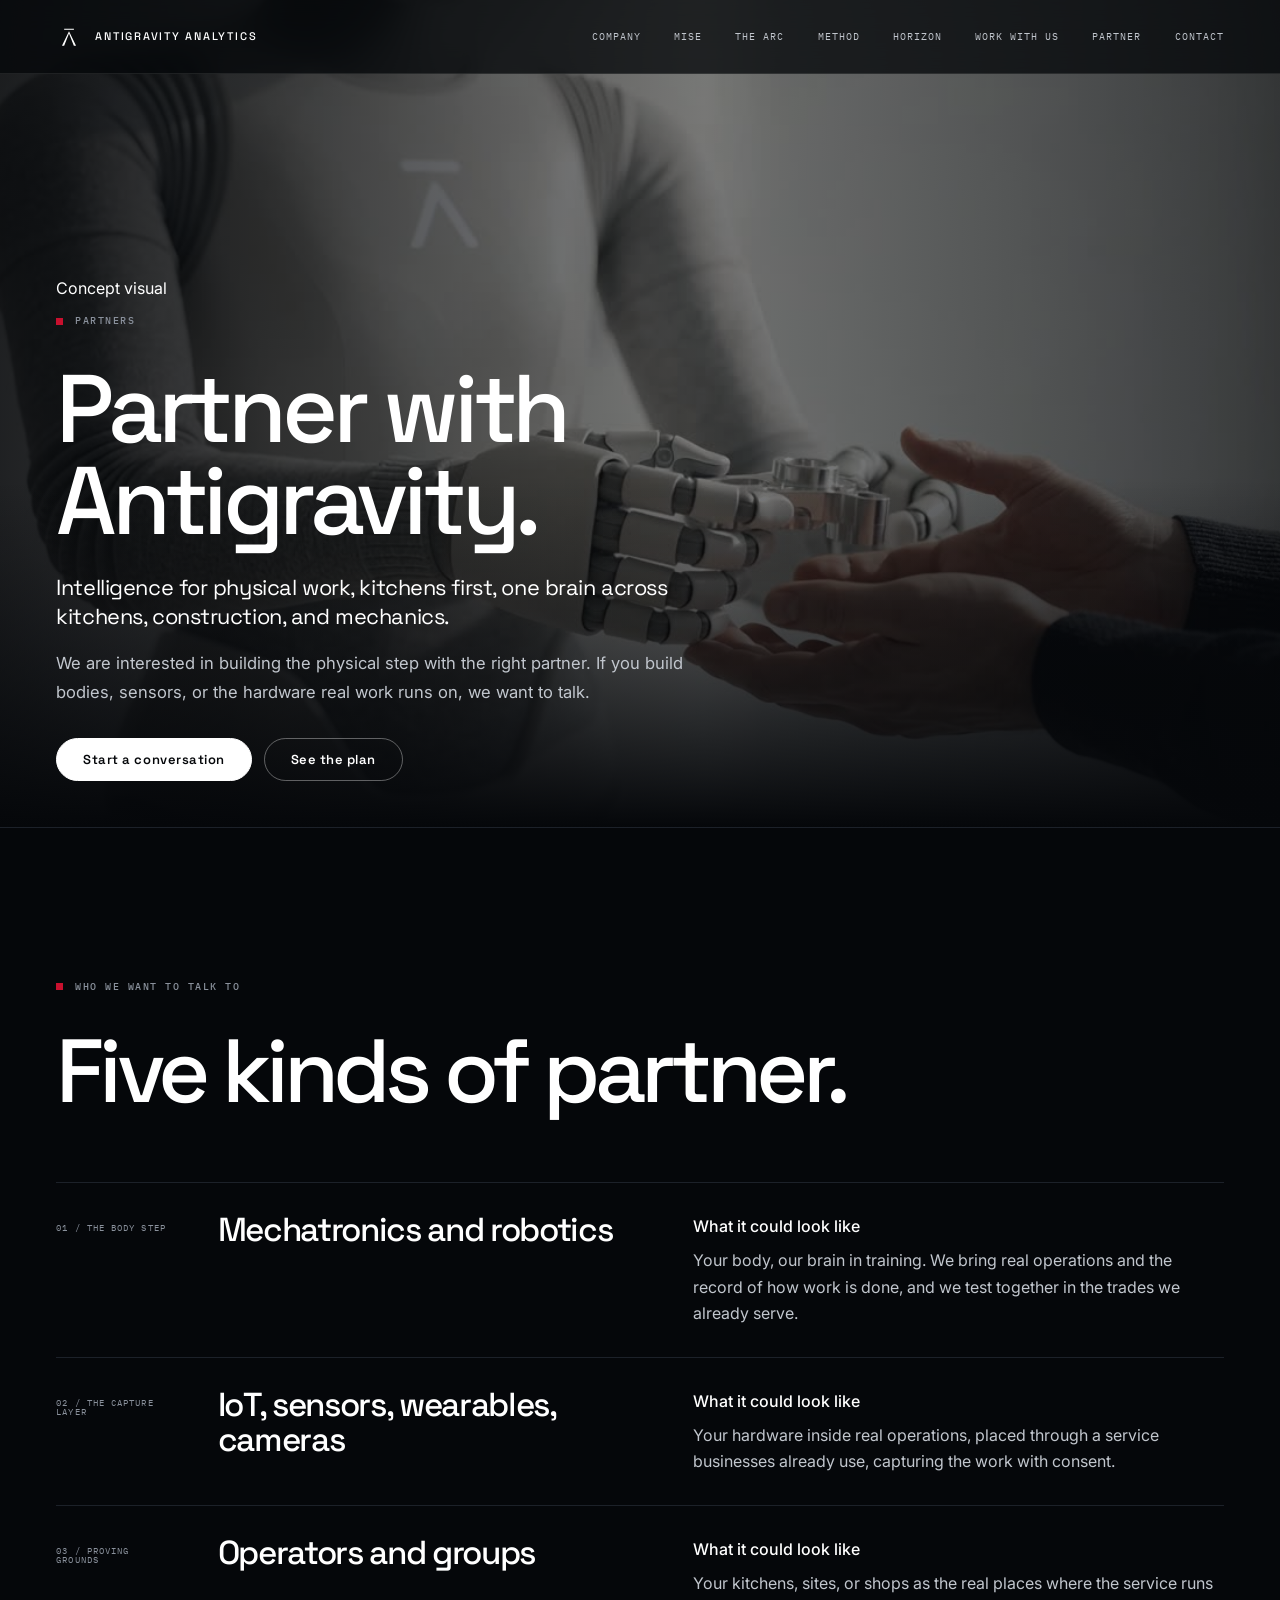
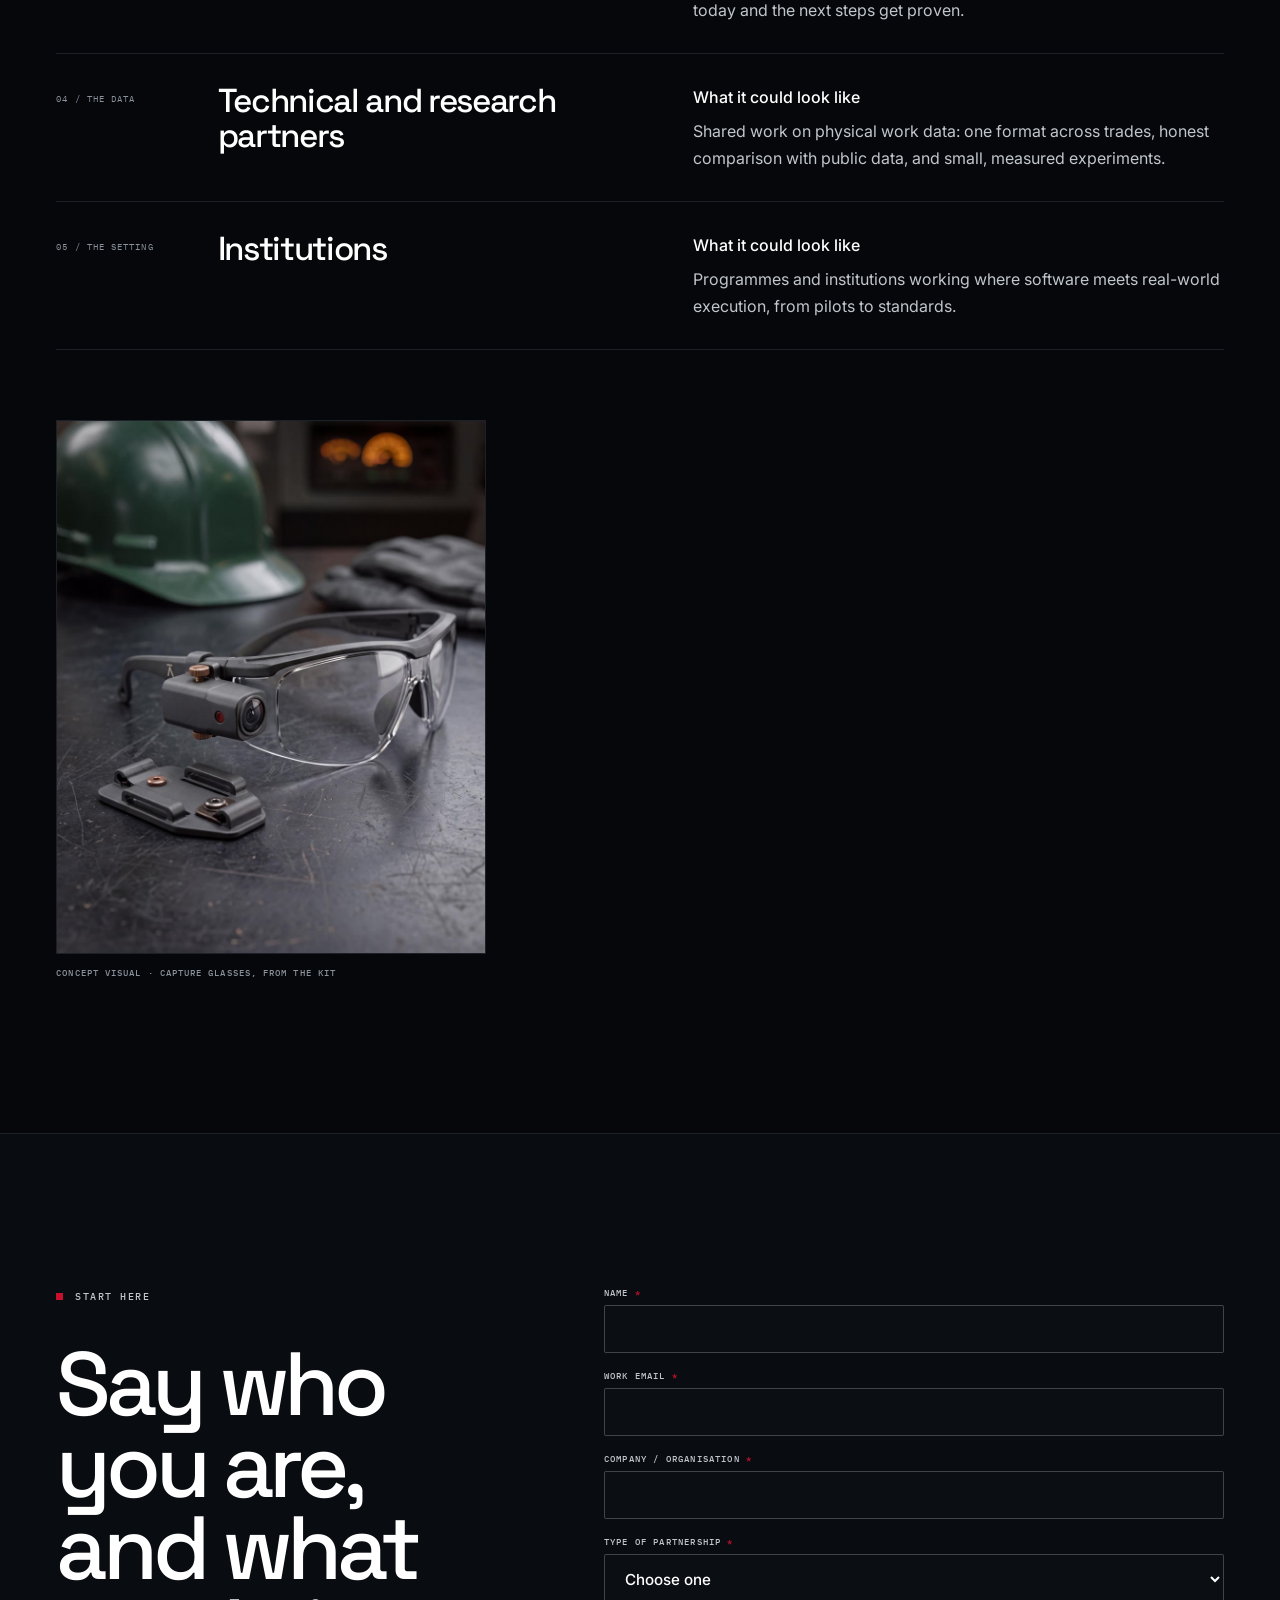
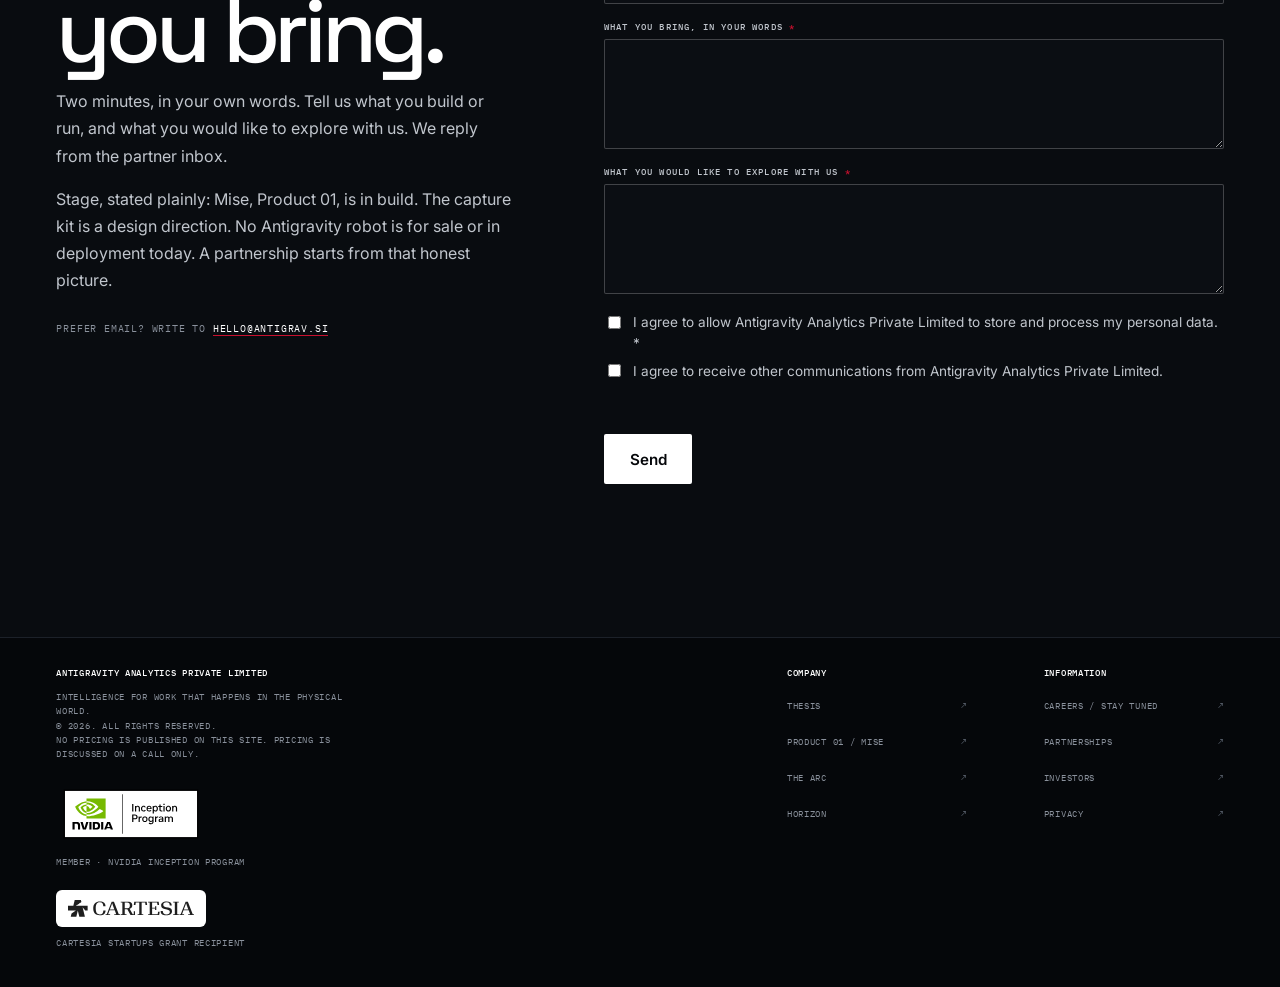
<file: partner.html>
<!doctype html>
<html lang="en">
<head>
  <meta charset="utf-8" />
  <meta name="viewport" content="width=device-width, initial-scale=1, viewport-fit=cover" />
  <meta name="color-scheme" content="dark light" />
  <meta name="theme-color" content="#05070A" />
  <meta name="description" content="Partner with Antigravity Analytics. We are interested in partners for the physical step: mechatronics and robotics, IoT and capture hardware, operators and proving grounds, technical and research partners, and institutions." />
  <meta property="og:title" content="Partner with Antigravity | Antigravity Analytics" />
  <meta property="og:type" content="website" />
  <meta property="og:url" content="https://antigrav.si/partner" />
  <meta property="og:site_name" content="Antigravity Analytics" />
  <meta property="og:description" content="We are interested in building the physical step with the right partner. If you build bodies, sensors, or the hardware real work runs on, we want to talk." />
  <link rel="canonical" href="https://antigrav.si/partner" />
  <link rel="alternate" type="text/markdown" href="https://antigrav.si/partner.md" />
  <link rel="describedby" href="https://antigrav.si/llms.txt" />
  <meta name="twitter:card" content="summary_large_image" />
  <meta name="robots" content="index, follow" />
  <link rel="icon" href="data:image/svg+xml,%3Csvg xmlns='http://www.w3.org/2000/svg' viewBox='0 0 100 100'%3E%3Crect width='100' height='100' rx='22' fill='%2305070A'/%3E%3Crect x='31.4' y='18.3' width='37.5' height='3.9' fill='%23FFFFFF'/%3E%3Cpath d='M50 27.5L22.95 83.3L31.37 83.3L50 36.3L68.63 83.3L77.05 83.3Z' fill='%23FFFFFF'/%3E%3C/svg%3E" />
  <link rel="preconnect" href="https://fonts.googleapis.com" />
  <link rel="preconnect" href="https://fonts.gstatic.com" crossorigin />
  <link href="https://fonts.googleapis.com/css2?family=IBM+Plex+Mono:wght@400;500&family=Inter:wght@400;500;600&family=Space+Grotesk:wght@400;500;600&display=swap" rel="stylesheet" />
  <title>Partner with Antigravity | Antigravity Analytics</title>
  <style>
    :root{
      color-scheme:dark;
      --ink:#05070A;--ink-2:#090C10;--white:#fff;--grey:#8A919C;--grey-bright:#C1C6CD;
      --line:#1C2129;--red:#C8102E;--pale:#F2F3F5;--pale-ink:#101216;--pale-line:#CDD1D7;
      --display:"Space Grotesk",sans-serif;--mono:"IBM Plex Mono",monospace;--body:"Inter",sans-serif;
      --pad:clamp(20px,4.4vw,76px)
    }
    @media(prefers-color-scheme:light){:root{color-scheme:light}}
    *{box-sizing:border-box}
    html{scroll-behavior:auto;background:var(--ink)}
    body{margin:0;background:var(--ink);color:var(--white);font:16px/1.55 var(--body);overflow-x:hidden}
    body.booting{overflow:hidden}
    a{color:inherit;text-decoration:none}button{font:inherit;color:inherit}::selection{background:var(--red);color:#fff}
    .skip{position:fixed;left:16px;top:-100px;z-index:300;background:#fff;color:#05070A;padding:10px 14px;font:12px var(--mono)}.skip:focus{top:16px}

    .boot{position:fixed;inset:0;z-index:250;display:grid;place-items:center;background:#030406;transition:opacity .65s cubic-bezier(.7,0,.3,1),visibility .65s linear;overflow:hidden}
    .boot::before,.boot::after{content:"";position:absolute;inset:0;background:#030406;transition:transform .85s cubic-bezier(.76,0,.24,1);z-index:-1}
    .boot::before{clip-path:polygon(0 0,51% 0,51% 100%,0 100%)}.boot::after{clip-path:polygon(49% 0,100% 0,100% 100%,49% 100%)}
    .boot.done{opacity:0;visibility:hidden;pointer-events:none}.boot.done::before{transform:translateX(-105%)}.boot.done::after{transform:translateX(105%)}
    .boot-inner{width:min(360px,76vw);display:grid;justify-items:center;gap:34px}
    .boot-mark{width:76px;height:76px;overflow:visible}
    .boot-mark .mkb{fill:#fff;opacity:0;transform:translateY(12px);animation:markin 1s cubic-bezier(.16,1,.3,1) forwards}
    .boot-mark .mkl{animation-delay:.22s}
    @keyframes markin{to{opacity:1;transform:translateY(0)}}
    .boot-status{width:100%;border-top:1px solid var(--line);padding-top:13px;display:flex;justify-content:space-between;color:var(--grey-bright);font:500 10px/1 var(--mono);letter-spacing:.14em;text-transform:uppercase}
    .boot-status b{font-weight:500;color:var(--red)}
    .boot-skip{position:absolute;right:var(--pad);bottom:30px;border:0;background:none;padding:12px 0;color:var(--grey);font:400 9px/1 var(--mono);letter-spacing:.12em;text-transform:uppercase;cursor:pointer}

    .site-nav{position:fixed;inset:0 0 auto;z-index:120;height:74px;display:flex;align-items:center;justify-content:space-between;padding:0 var(--pad);border-bottom:1px solid rgba(255,255,255,.09);background:rgba(5,7,10,.76);backdrop-filter:blur(14px);-webkit-backdrop-filter:blur(14px)}
    .brand{display:flex;align-items:center;gap:13px;font:500 11px/1 var(--display);letter-spacing:.16em;white-space:nowrap}.brand svg{width:26px;height:26px}
    .nav-links{display:flex;align-items:center;gap:clamp(18px,2.6vw,42px);font:400 10px/1 var(--mono);letter-spacing:.1em;text-transform:uppercase}.nav-links a{color:var(--grey-bright);padding:12px 0;position:relative}.nav-links a::after{content:"";position:absolute;left:0;right:100%;bottom:4px;height:1px;background:var(--red);transition:right .3s}.nav-links a:hover,.nav-links a:focus-visible{color:#fff}.nav-links a:hover::after,.nav-links a:focus-visible::after{right:0}
    .menu-toggle{display:none;width:42px;height:42px;border:0;background:transparent;padding:10px;cursor:pointer}.menu-toggle i,.menu-toggle i::before{display:block;width:22px;height:1px;background:#fff;content:"";transition:transform .25s}.menu-toggle i::before{transform:translateY(7px)}

    main{position:relative}main>section{scroll-margin-top:90px}#dispatch{scroll-margin-top:90px}.film-section{position:relative;isolation:isolate;background:#080A0D;overflow:hidden}.film{position:absolute;inset:0;z-index:-3;width:100%;height:100%;object-fit:cover;filter:saturate(.82) contrast(1.08);transform:scale(1.015);transition:opacity .9s ease}.film-section::before{content:"";position:absolute;inset:0;z-index:-2;background:rgba(5,7,10,.68);pointer-events:none}.film-section::after{content:"";position:absolute;inset:auto 0 0;height:42%;z-index:-1;background:linear-gradient(to bottom,transparent,var(--ink));pointer-events:none}
    .analysis-layer{position:absolute;z-index:0;top:18%;right:4vw;width:min(42vw,620px);height:34%;border-top:1px solid rgba(255,255,255,.2);border-bottom:1px solid rgba(255,255,255,.12);opacity:.48;pointer-events:none;overflow:hidden;mask-image:linear-gradient(90deg,transparent 0,#000 16%,#000 100%);-webkit-mask-image:linear-gradient(90deg,transparent 0,#000 16%,#000 100%)}.analysis-layer::before{content:"";position:absolute;inset:0;background-image:linear-gradient(rgba(255,255,255,.06) 1px,transparent 1px),linear-gradient(90deg,rgba(255,255,255,.06) 1px,transparent 1px);background-size:44px 44px;transform:translateX(-44px);animation:analysisGrid 9s linear infinite}.analysis-layer::after{content:"";position:absolute;top:0;bottom:0;width:1px;background:var(--red);box-shadow:0 0 18px rgba(200,16,46,.85);animation:analysisScan 4.8s ease-in-out infinite}.analysis-trace{position:absolute;inset:14% 0 25%;width:100%;height:61%;overflow:visible}.analysis-trace path{fill:none;stroke:rgba(255,255,255,.68);stroke-width:1.2;vector-effect:non-scaling-stroke;stroke-dasharray:4 7;animation:analysisTrace 8s linear infinite}.analysis-trace circle{fill:var(--red);filter:drop-shadow(0 0 5px rgba(200,16,46,.85))}.analysis-readout{position:absolute;left:18%;right:3%;bottom:9px;display:flex;justify-content:space-between;color:rgba(255,255,255,.8);font:500 8px/1 var(--mono);letter-spacing:.16em;text-transform:uppercase}.analysis-readout span{display:flex;align-items:center;gap:7px}.analysis-readout i{width:5px;height:5px;background:var(--red)}.product .analysis-layer{top:19%;right:3vw;width:min(46vw,700px)}.arc .analysis-layer{position:sticky;top:13vh;margin-left:auto;height:26vh;transform:translateY(76vh);right:auto;width:min(39vw,600px)}.horizon .analysis-layer{top:27%;right:2vw;width:min(46vw,720px);height:29%}.hero-kicker,.hero-title,.hero-meta,.product-wrap,.arc-head,.arc-steps,.horizon>.eyebrow,.horizon>h2,.horizon-copy,.manifesto{position:relative;z-index:2}@keyframes analysisGrid{to{transform:translateX(0)}}@keyframes analysisScan{0%,12%{left:8%;opacity:0}25%{opacity:1}78%{opacity:1}92%,100%{left:96%;opacity:0}}@keyframes analysisTrace{to{stroke-dashoffset:-66}}
    .film-control{position:absolute;z-index:4;right:var(--pad);top:96px;display:flex;align-items:center;gap:10px;border:1px solid rgba(255,255,255,.28);background:rgba(5,7,10,.58);padding:10px 13px;color:#fff;font:500 9px/1 var(--mono);letter-spacing:.12em;text-transform:uppercase;cursor:pointer;backdrop-filter:blur(10px);-webkit-backdrop-filter:blur(10px)}.film-control::before{content:"";width:7px;height:7px;background:var(--red);box-shadow:0 0 0 0 rgba(200,16,46,.55);animation:pulse 1.8s ease-out infinite}.film-control[aria-pressed="true"]::before{animation:none;background:var(--grey)}.film-control:hover,.film-control:focus-visible{border-color:#fff}.film-state{position:absolute;z-index:4;left:var(--pad);top:98px;color:var(--grey-bright);font:500 9px/1 var(--mono);letter-spacing:.13em;text-transform:uppercase}.film-state b{color:#fff;font-weight:500}.film-state span{color:var(--red)}
    @keyframes pulse{70%,100%{box-shadow:0 0 0 8px rgba(200,16,46,0)}}
    .hero{min-height:100svh;display:flex;flex-direction:column;justify-content:flex-end;padding:125px var(--pad) 42px;border-bottom:1px solid var(--line)}.hero::before{background:linear-gradient(90deg,rgba(5,7,10,.84) 0%,rgba(5,7,10,.42) 55%,rgba(5,7,10,.72) 100%)}
    .hero-kicker{display:flex;align-items:center;gap:12px;margin:0 0 clamp(28px,5vh,52px);font:500 10px/1 var(--mono);letter-spacing:.15em;text-transform:uppercase;color:var(--grey-bright)}.hero-kicker::before{content:"";width:7px;height:7px;background:var(--red)}
    .hero-title{margin:0 0 clamp(38px,7vh,78px);font:500 clamp(4rem,11.2vw,11.8rem)/.76 var(--display);letter-spacing:-.074em;white-space:nowrap;transform:translateX(-.028em)}
    .hero-meta{display:grid;grid-template-columns:minmax(0,720px) 1fr auto;gap:30px;align-items:end;border-top:1px solid rgba(255,255,255,.2);padding-top:22px}.hero-line{margin:0;font:400 clamp(1.15rem,1.85vw,1.85rem)/1.25 var(--display);letter-spacing:-.025em}.hero-cred{display:block;margin-top:14px;font:500 10px/1.7 var(--mono);letter-spacing:.15em;text-transform:uppercase;color:var(--grey)}.hero-index{justify-self:center;color:var(--grey);font:400 9px/1.55 var(--mono);letter-spacing:.1em;text-transform:uppercase}.scroll-cue{display:flex;align-items:center;gap:11px;color:var(--grey-bright);font:400 9px/1 var(--mono);letter-spacing:.14em;text-transform:uppercase;white-space:nowrap}.scroll-cue i{display:block;width:40px;height:1px;background:var(--red);overflow:hidden;position:relative}.scroll-cue i::after{content:"";position:absolute;inset:0;background:#fff;animation:scan 2.6s ease-in-out infinite;transform:translateX(-110%)}@keyframes scan{55%,100%{transform:translateX(110%)}}

    .section{padding:clamp(100px,14vw,210px) var(--pad)}.eyebrow{display:flex;align-items:center;gap:12px;margin:0 0 38px;color:var(--grey);font:500 10px/1 var(--mono);letter-spacing:.15em;text-transform:uppercase}.eyebrow::before{content:"";width:7px;height:7px;background:var(--red)}
    h2{font:500 clamp(3rem,7vw,8.2rem)/.92 var(--display);letter-spacing:-.06em;margin:0}.accent{color:var(--red)}
    .company{border-bottom:1px solid var(--line)}.company-grid{display:grid;grid-template-columns:minmax(0,1.25fr) minmax(280px,.75fr);gap:clamp(52px,9vw,150px);align-items:start}.company h2{max-width:1040px}.company-copy{padding-top:10px}.company-copy p{margin:0 0 26px;color:var(--grey-bright);font-size:clamp(1.02rem,1.35vw,1.25rem);line-height:1.72}.company-copy strong{color:#fff;font-weight:500}.thesis-line{margin-top:clamp(76px,10vw,140px);display:grid;grid-template-columns:repeat(3,1fr);border-top:1px solid var(--line);border-bottom:1px solid var(--line)}.thesis-line div{padding:25px 25px 28px 0;border-right:1px solid var(--line)}.thesis-line div:not(:first-child){padding-left:25px}.thesis-line div:last-child{border-right:0}.thesis-line small{display:block;margin-bottom:35px;color:var(--grey);font:400 9px/1 var(--mono);letter-spacing:.12em;text-transform:uppercase}.thesis-line b{font:500 clamp(1.05rem,1.65vw,1.65rem)/1.2 var(--display);letter-spacing:-.03em}
    .system-map{margin-top:clamp(72px,9vw,120px);display:grid;grid-template-columns:repeat(4,1fr);border:1px solid var(--line);position:relative;overflow:hidden}.system-map::before{content:"";position:absolute;left:0;right:0;top:50%;height:1px;background:linear-gradient(90deg,transparent,var(--red),transparent);animation:systemFlow 4.8s linear infinite}.map-node{min-height:170px;padding:24px;display:flex;flex-direction:column;justify-content:space-between;border-right:1px solid var(--line);background:rgba(5,7,10,.9);position:relative}.map-node:last-child{border-right:0}.map-node::after{content:"";position:absolute;right:-4px;top:calc(50% - 4px);width:7px;height:7px;background:var(--red);z-index:1}.map-node:last-child::after{display:none}.map-node small{color:var(--grey);font:500 9px/1 var(--mono);letter-spacing:.13em;text-transform:uppercase}.map-node b{max-width:12ch;font:500 clamp(1.08rem,1.7vw,1.55rem)/1.12 var(--display);letter-spacing:-.03em}.map-node span{color:var(--grey);font:400 9px/1.4 var(--mono);text-transform:uppercase;letter-spacing:.08em}@keyframes systemFlow{from{transform:translateX(-55%)}to{transform:translateX(55%)}}

    .product{min-height:100svh;display:flex;flex-direction:column;justify-content:flex-end;padding:120px var(--pad) 54px}.product::before{background:linear-gradient(90deg,rgba(5,7,10,.9) 0%,rgba(5,7,10,.72) 48%,rgba(5,7,10,.36) 100%)}.product-wrap{max-width:900px}.product-tag{display:inline-flex;gap:14px;align-items:center;margin-bottom:34px;color:#fff;font:500 10px/1 var(--mono);letter-spacing:.15em;text-transform:uppercase}.product-tag span{color:var(--red)}.product h2{margin-bottom:34px}.product-copy{max-width:650px;margin:0;color:var(--grey-bright);font-size:clamp(1.04rem,1.5vw,1.32rem);line-height:1.7}.cycle{margin-top:55px;display:grid;grid-template-columns:repeat(3,1fr);max-width:960px;border-top:1px solid rgba(255,255,255,.22);border-bottom:1px solid rgba(255,255,255,.22)}.cycle div{min-height:120px;padding:20px 22px 20px 0;border-right:1px solid rgba(255,255,255,.16)}.cycle div:not(:first-child){padding-left:22px}.cycle div:last-child{border-right:0}.cycle small{display:block;color:var(--grey);font:400 9px/1 var(--mono);letter-spacing:.11em;text-transform:uppercase;margin-bottom:26px}.cycle b{font:500 clamp(.95rem,1.3vw,1.2rem)/1.3 var(--display)}

    .arc{padding:0 var(--pad);min-height:180svh}.arc::before{background:rgba(5,7,10,.74)}.arc::after{height:25%}.arc-films{position:absolute;inset:0;z-index:-3}.arc-films .film{z-index:0;opacity:0}.arc-films .film.active{opacity:1}.arc-scope{display:flex;align-items:center;gap:12px;margin-top:28px;color:var(--grey);font:500 9px/1 var(--mono);letter-spacing:.1em;text-transform:uppercase}.arc-scope i{width:44px;height:1px;background:var(--line);position:relative}.arc-scope i::after{content:"";position:absolute;inset:0;background:var(--red);transform-origin:left;animation:scopeLine 3s ease-in-out infinite}@keyframes scopeLine{0%,20%{transform:scaleX(.1)}80%,100%{transform:scaleX(1)}}.arc-head{min-height:78svh;display:flex;flex-direction:column;justify-content:end;padding:120px 0 70px;border-bottom:1px solid rgba(255,255,255,.18)}.arc-head h2{max-width:1100px}.arc-head p:last-of-type{max-width:610px;margin:34px 0 0;color:var(--grey-bright);font-size:clamp(1rem,1.3vw,1.2rem)}
    .arc-steps{position:relative}.arc-line{position:absolute;left:33px;top:0;bottom:0;width:1px;background:rgba(255,255,255,.19)}.arc-step{min-height:54svh;display:grid;grid-template-columns:68px minmax(150px,.55fr) minmax(260px,.65fr);gap:clamp(22px,6vw,90px);align-items:center;border-bottom:1px solid rgba(255,255,255,.16);position:relative}.arc-node{width:9px;height:9px;background:var(--red);margin-left:29px;box-shadow:0 0 0 10px rgba(5,7,10,.8)}.arc-stage{font:500 clamp(2.4rem,5vw,5.8rem)/.93 var(--display);letter-spacing:-.055em;margin:0}.arc-detail{max-width:520px}.arc-detail small{display:block;margin-bottom:20px;color:var(--red);font:500 9px/1 var(--mono);letter-spacing:.14em;text-transform:uppercase}.arc-detail p{margin:0;color:var(--grey-bright);font-size:clamp(1rem,1.3vw,1.18rem);line-height:1.7}.arc-detail .state{display:inline-block;margin-top:24px;padding-top:13px;border-top:1px solid rgba(255,255,255,.2);color:#fff;font:400 9px/1 var(--mono);letter-spacing:.12em;text-transform:uppercase}

    .numbers{padding:clamp(90px,12vw,160px) var(--pad)}.number-grid{border-top:1px solid var(--line);display:grid;grid-template-columns:repeat(3,1fr)}.number-item{min-height:220px;padding:34px 26px 17px 0;border-right:1px solid var(--line);display:flex;flex-direction:column;justify-content:space-between}.number-item:not(:first-child){padding-left:26px}.number-item:last-child{border-right:0}.num{font:500 clamp(3.6rem,7vw,7.4rem)/.85 var(--display);letter-spacing:-.065em}.num-label{max-width:220px;color:var(--grey);font:400 10px/1.5 var(--mono);letter-spacing:.08em;text-transform:uppercase}

    .method{background:var(--pale);color:var(--pale-ink);padding:clamp(100px,14vw,190px) var(--pad)}.method .eyebrow{color:#626872}.method h2{max-width:960px;margin-bottom:clamp(65px,9vw,120px)}.principles{border-top:1px solid var(--pale-line)}.principle{display:grid;grid-template-columns:90px 1fr auto;align-items:center;gap:24px;min-height:126px;border-bottom:1px solid var(--pale-line)}.principle span{font:400 10px/1 var(--mono);color:#6B717B}.principle h3{font:500 clamp(1.4rem,3.1vw,3.6rem)/1.05 var(--display);letter-spacing:-.045em;margin:0}.principle i{width:9px;height:9px;background:var(--red)}

    .horizon{min-height:116svh;display:flex;flex-direction:column;justify-content:center;padding:150px var(--pad)}.horizon::before{background:linear-gradient(90deg,rgba(3,4,7,.97) 0%,rgba(3,4,7,.76) 48%,rgba(3,4,7,.3) 100%)}.horizon::after{height:42%;background:linear-gradient(to bottom,transparent,rgba(5,7,10,.98))}.horizon h2{max-width:1100px}.horizon-copy{max-width:760px;margin:36px 0 0 auto;color:var(--grey-bright);font-size:clamp(1.02rem,1.4vw,1.25rem);line-height:1.75}.manifesto{max-width:1200px;margin:clamp(95px,13vw,170px) 0 0;font:500 clamp(2.4rem,5.5vw,6.4rem)/1.02 var(--display);letter-spacing:-.052em}
    .horizon-stage{position:absolute;inset:0;z-index:-3;overflow:hidden;background:radial-gradient(circle at 74% 35%,#151419 0,#080b11 27%,#030406 64%)}.horizon-stage::before{content:"";position:absolute;right:-13vw;bottom:-39vw;width:min(78vw,1120px);aspect-ratio:1;border-radius:50%;background:radial-gradient(circle at 34% 27%,#6b3025 0,#3b1817 21%,#160b0d 52%,#050609 70%);box-shadow:inset 42px 26px 90px rgba(238,105,63,.13),inset -80px -30px 140px rgba(0,0,0,.88),0 0 90px rgba(173,48,36,.12);animation:marsDrift 18s ease-in-out infinite alternate}.horizon-stage::after{content:"";position:absolute;right:-2%;bottom:10%;width:69%;height:1px;background:linear-gradient(90deg,transparent,rgba(214,83,54,.6),transparent);box-shadow:0 0 20px rgba(200,16,46,.35);transform:rotate(-7deg)}.star-field{position:absolute;inset:0;width:100%;height:100%;opacity:.74;animation:starDrift 34s linear infinite}.star-field circle{fill:#fff}.star-field .dim{opacity:.34}.singularity{position:absolute;right:8%;top:13%;width:clamp(150px,22vw,380px);aspect-ratio:1;border-radius:50%;background:radial-gradient(circle,#000 0 25%,#0b0b0d 27% 32%,transparent 34%);filter:drop-shadow(0 0 24px rgba(255,138,83,.12));animation:singularityFloat 12s ease-in-out infinite alternate}.singularity::before,.singularity::after{content:"";position:absolute;left:-16%;right:-16%;top:44%;height:12%;border:1px solid rgba(226,129,77,.55);border-radius:50%;transform:rotate(-13deg);box-shadow:0 0 13px rgba(200,16,46,.28),inset 0 0 11px rgba(226,129,77,.18)}.singularity::after{left:-28%;right:-28%;top:46%;height:8%;border-color:rgba(255,255,255,.17);transform:rotate(-13deg) scaleY(.48)}.trajectory{position:absolute;inset:15% 3% 18% 22%;width:75%;height:67%;opacity:.72}.trajectory path{fill:none;stroke:rgba(255,255,255,.35);stroke-width:1;stroke-dasharray:3 9;vector-effect:non-scaling-stroke;animation:trajectoryFlow 7s linear infinite}.trajectory .trajectory-hot{stroke:var(--red);stroke-dasharray:1 13;stroke-width:2}.trajectory circle{fill:var(--red);filter:drop-shadow(0 0 6px rgba(200,16,46,.85))}.mars-lander{position:absolute;right:15%;top:49%;width:clamp(92px,12vw,180px);color:#111318;filter:drop-shadow(0 10px 16px rgba(0,0,0,.7));animation:landerDescent 8s ease-in-out infinite alternate}.mars-lander .thruster{fill:#E45D3F;filter:drop-shadow(0 0 8px rgba(228,93,63,.9));animation:thruster 1.1s ease-in-out infinite alternate}.mission-readouts{position:absolute;left:var(--pad);right:var(--pad);bottom:36px;display:grid;grid-template-columns:repeat(3,1fr);border-top:1px solid rgba(255,255,255,.18);color:rgba(255,255,255,.58);font:500 8px/1.35 var(--mono);letter-spacing:.14em;text-transform:uppercase}.mission-readouts span{padding:13px 18px 0 0}.mission-readouts span+span{padding-left:18px;border-left:1px solid rgba(255,255,255,.14)}.mission-readouts b{display:block;margin-bottom:6px;color:#fff;font-weight:500}.horizon-stage.is-paused,.horizon-stage.is-paused *{animation-play-state:paused!important}@keyframes marsDrift{to{transform:translate(-2.5vw,-1.6vw) scale(1.03)}}@keyframes starDrift{to{transform:translate3d(-2%,1%,0)}}@keyframes singularityFloat{to{transform:translateY(13px) rotate(2deg)}}@keyframes trajectoryFlow{to{stroke-dashoffset:-72}}@keyframes landerDescent{0%{transform:translate3d(10px,-18px,0) rotate(-1deg)}100%{transform:translate3d(-12px,16px,0) rotate(1.5deg)}}@keyframes thruster{to{opacity:.48;transform:scaleY(.72);transform-origin:center top}}

    .opportunities{padding:clamp(100px,13vw,180px) var(--pad);border-top:1px solid var(--line)}.opportunities-head{display:grid;grid-template-columns:minmax(0,1fr) minmax(280px,.55fr);gap:clamp(45px,9vw,140px);align-items:end;margin-bottom:clamp(60px,9vw,110px)}.opportunities-head h2{max-width:920px}.opportunities-intro{margin:0;color:var(--grey-bright);font-size:clamp(1rem,1.35vw,1.2rem);line-height:1.7}.pathways{border-top:1px solid var(--line)}.pathway{display:grid;grid-template-columns:110px minmax(180px,.75fr) minmax(240px,1fr) auto;gap:clamp(18px,4vw,62px);align-items:center;min-height:150px;border-bottom:1px solid var(--line);scroll-margin-top:90px}.pathway-index{color:var(--grey);font:400 9px/1 var(--mono);letter-spacing:.12em;text-transform:uppercase}.pathway h3{margin:0;font:500 clamp(1.55rem,3vw,3.2rem)/1 var(--display);letter-spacing:-.045em}.pathway p{margin:0;max-width:620px;color:var(--grey-bright);line-height:1.65}.pathway-action{display:inline-flex;align-items:center;justify-content:center;min-width:145px;min-height:48px;border:1px solid var(--line);background:transparent;padding:0 18px;color:#fff;font:500 9px/1 var(--mono);letter-spacing:.12em;text-transform:uppercase;transition:background .2s,color .2s,border-color .2s;cursor:pointer}.pathway-action:hover,.pathway-action:focus-visible{background:#fff;color:#05070A;border-color:#fff}.pathway-status{display:inline-flex;align-items:center;gap:9px;color:var(--grey-bright);font:500 9px/1 var(--mono);letter-spacing:.12em;text-transform:uppercase;white-space:nowrap}.pathway-status::before{content:"";width:7px;height:7px;background:var(--red)}

    .investor-note{margin-top:clamp(70px,10vw,120px);display:grid;grid-template-columns:minmax(220px,.55fr) minmax(0,1fr);gap:clamp(40px,9vw,140px);padding:clamp(38px,6vw,74px) 0;border-top:1px solid var(--line);border-bottom:1px solid var(--line)}.investor-note h3{margin:0;font:500 clamp(1.7rem,3.3vw,3.7rem)/1.02 var(--display);letter-spacing:-.045em}.investor-copy p{margin:0 0 30px;color:var(--grey-bright);font-size:clamp(1rem,1.3vw,1.18rem);line-height:1.7}.investor-mail{display:inline-flex;align-items:center;gap:18px;padding-bottom:9px;border-bottom:1px solid var(--red);font:500 clamp(1rem,1.8vw,1.5rem)/1.2 var(--display)}.investor-mail span{color:var(--red);font:500 10px/1 var(--mono);letter-spacing:.1em;text-transform:uppercase}.investor-mail:hover,.investor-mail:focus-visible{color:var(--red)}

    .contact{min-height:72svh;padding:clamp(105px,15vw,210px) var(--pad) 30px;display:flex;flex-direction:column;justify-content:space-between;border-top:1px solid var(--line)}.contact-lead{max-width:880px;margin:0 0 58px;font:500 clamp(2.2rem,4.6vw,5.1rem)/1.06 var(--display);letter-spacing:-.05em}.mail-actions{display:grid;grid-template-columns:1fr auto;border-top:1px solid var(--line);border-bottom:1px solid var(--line)}.mail-link{display:flex;align-items:center;justify-content:space-between;gap:28px;padding:27px 26px 27px 0;font:500 clamp(1.05rem,2vw,2rem)/1.1 var(--display);letter-spacing:-.03em;transition:color .25s}.mail-link span:last-child{font:400 10px/1 var(--mono);color:var(--red);letter-spacing:.1em;text-transform:uppercase}.mail-link:hover,.mail-link:focus-visible{color:var(--red)}.copy-mail{border:0;border-left:1px solid var(--line);background:transparent;padding:0 28px;color:var(--grey-bright);font:500 9px/1 var(--mono);letter-spacing:.12em;text-transform:uppercase;cursor:pointer;min-width:150px}.copy-mail:hover,.copy-mail:focus-visible{background:#fff;color:#05070A}.copy-status{min-height:22px;margin-top:14px;color:var(--grey);font:400 9px/1.4 var(--mono);letter-spacing:.1em;text-transform:uppercase}footer{margin-top:90px;padding-top:28px;border-top:1px solid var(--line);display:grid;grid-template-columns:minmax(220px,1fr) auto auto;gap:clamp(28px,6vw,90px);color:var(--grey);font:400 9px/1.6 var(--mono);text-transform:uppercase;letter-spacing:.08em}.footer-brand{max-width:290px}.footer-brand b{display:block;margin-bottom:9px;color:#fff;font-weight:500}.member-badge{margin-top:20px;display:grid;gap:9px}.member-badge img{width:150px;height:auto;display:block}.footer-group{display:grid;align-content:start;gap:2px;min-width:180px}.footer-group strong{color:#fff;font-weight:500;margin-bottom:7px}.footer-group a,.footer-group button{display:flex;align-items:center;justify-content:space-between;gap:22px;min-height:34px;color:var(--grey);font:inherit;text-align:left;text-transform:inherit;letter-spacing:inherit;border:0;border-bottom:1px solid transparent;background:none;padding:5px 0;cursor:pointer}.footer-group a::after,.footer-group button::after{content:"↗";color:#555D68;transition:color .2s,transform .2s}.footer-group a:hover,.footer-group a:focus-visible,.footer-group button:hover,.footer-group button:focus-visible{color:#fff;border-bottom-color:var(--line)}.footer-group a:hover::after,.footer-group a:focus-visible::after,.footer-group button:hover::after,.footer-group button:focus-visible::after{color:var(--red);transform:translate(2px,-2px)}.footer-group a:active,.footer-group button:active{color:var(--red);transform:translateY(1px)}.footer-group a:focus-visible,.footer-group button:focus-visible{outline:1px solid var(--red);outline-offset:4px}

    .legal-dialog{width:min(980px,calc(100vw - 34px));max-height:calc(100svh - 34px);overflow:auto;border:1px solid #343A44;background:#090C10;color:#fff;padding:0;box-shadow:0 24px 90px rgba(0,0,0,.7)}.legal-dialog::backdrop{background:rgba(0,0,0,.78);backdrop-filter:blur(7px)}.dialog-inner{padding:0 clamp(26px,5vw,52px) clamp(34px,5vw,56px)}.dialog-top{position:sticky;top:0;z-index:2;display:flex;justify-content:space-between;gap:24px;align-items:center;padding:clamp(26px,4vw,42px) 0 22px;border-bottom:1px solid var(--line);background:#090C10}.dialog-top h2{font-size:clamp(2rem,5vw,3.8rem)}.dialog-close{flex:0 0 auto;border:1px solid var(--line);background:transparent;color:#fff;width:42px;height:42px;cursor:pointer}.dialog-close:hover,.dialog-close:focus-visible{background:#fff;color:#05070A}.dialog-body{padding-top:28px;color:var(--grey-bright)}.dialog-body h3{margin:36px 0 10px;color:#fff;font:500 1.05rem/1.2 var(--display)}.dialog-body p{margin:0 0 16px;line-height:1.7}.dialog-body a{color:#fff;border-bottom:1px solid var(--red)}.policy-meta{display:flex;flex-wrap:wrap;gap:10px 24px;margin-bottom:28px;color:var(--grey);font:500 9px/1.4 var(--mono);letter-spacing:.1em;text-transform:uppercase}.policy-summary{font-size:1.05rem;color:#fff}.policy-list{margin:12px 0 20px;padding-left:20px}.policy-list li{margin:9px 0;line-height:1.65}.policy-table{width:100%;border-collapse:collapse;margin:18px 0 26px}.policy-table th,.policy-table td{padding:14px 12px;border:1px solid var(--line);text-align:left;vertical-align:top;line-height:1.55}.policy-table th{color:#fff;font:500 9px/1.3 var(--mono);letter-spacing:.1em;text-transform:uppercase}.policy-table td{font-size:.9rem}.policy-note{padding:18px;border:1px solid var(--line);color:#fff}.copy-toast{position:fixed;z-index:240;right:20px;bottom:20px;max-width:min(380px,calc(100vw - 40px));padding:13px 16px;background:#fff;color:#05070A;font:500 10px/1.45 var(--mono);letter-spacing:.08em;text-transform:uppercase;box-shadow:0 14px 42px rgba(0,0,0,.5);opacity:0;transform:translateY(10px);pointer-events:none;transition:.25s}.copy-toast.show{opacity:1;transform:none}

    .cookie-banner{position:fixed;z-index:180;left:0;right:0;bottom:0;display:flex;align-items:center;gap:18px;background:#0A0D11;border-top:1px solid #343A44;padding:10px 18px;transition:opacity .25s,transform .25s}body.consent-open{padding-bottom:var(--consent-h,64px)}body.consent-open .hero{padding-bottom:calc(96px + var(--consent-h,64px))}@media(max-width:680px){body.consent-open .hero{padding-bottom:calc(72px + var(--consent-h,64px))}}.cookie-banner[hidden]{display:none}.cookie-banner.is-closing{opacity:0;transform:translateY(12px)}.cookie-banner p{margin:0;color:var(--grey-bright);font-size:.86rem;line-height:1.55}.cookie-banner strong{display:block;margin-bottom:8px;color:#fff;font:500 .95rem/1.2 var(--display)}.cookie-actions{display:flex;justify-content:flex-end;gap:8px;margin-top:0;flex-shrink:0}.cookie-actions button{min-height:40px;border:1px solid var(--line);background:transparent;padding:0 14px;color:#fff;font:500 9px/1 var(--mono);letter-spacing:.1em;text-transform:uppercase;cursor:pointer}.cookie-actions button{background:#fff;color:#05070A;border-color:#fff;font-weight:700}.cookie-actions [data-policy-open]{background:transparent;color:#fff;border-color:var(--line);font-weight:500}.cookie-actions button:hover,.cookie-actions button:focus-visible{border-color:var(--red)}

    .motion-ready .reveal{opacity:0;transform:translateY(24px);transition:opacity .85s ease,transform .85s cubic-bezier(.22,1,.36,1)}.motion-ready .reveal.is-visible{opacity:1;transform:none}.hero .reveal{transition-delay:.08s}
    @media(max-width:900px){
      .site-nav{height:66px}.brand span{display:none}.nav-links{position:absolute;top:65px;left:0;width:100%;height:calc(100svh - 65px);background:rgba(5,7,10,.98);display:flex;flex-direction:column;align-items:flex-start;justify-content:flex-start;gap:0;padding:24px var(--pad);overflow-y:auto;opacity:0;visibility:hidden;transform:translateY(-10px);transition:.25s}.nav-links.open{opacity:1;visibility:visible;transform:none}.nav-links a{width:100%;padding:17px 0;border-bottom:1px solid var(--line);font:500 clamp(1.65rem,7vw,3rem)/1 var(--display);letter-spacing:-.04em;text-transform:none;flex:0 0 auto}.menu-toggle{display:block}.menu-toggle[aria-expanded="true"] i{transform:rotate(45deg)}.menu-toggle[aria-expanded="true"] i::before{transform:rotate(-90deg)}
      .hero{padding-top:105px}.hero-title{font-size:15.2vw;white-space:normal;line-height:.82;max-width:8ch;overflow-wrap:anywhere}.hero-meta{grid-template-columns:1fr}.hero-index{justify-self:start}.scroll-cue{justify-self:start}
      .company-grid{grid-template-columns:1fr}.company-copy{max-width:660px}.thesis-line{grid-template-columns:1fr}.thesis-line div,.thesis-line div:not(:first-child){padding:22px 0;border-right:0;border-bottom:1px solid var(--line)}.thesis-line div:last-child{border-bottom:0}.thesis-line small{margin-bottom:16px}.system-map{grid-template-columns:1fr 1fr}.map-node{min-height:145px}.map-node:nth-child(2){border-right:0}.map-node:nth-child(-n+2){border-bottom:1px solid var(--line)}
      .product{min-height:92svh}.cycle{grid-template-columns:1fr}.cycle div,.cycle div:not(:first-child){min-height:auto;padding:18px 0;border-right:0;border-bottom:1px solid rgba(255,255,255,.16)}.cycle div:last-child{border-bottom:0}.cycle small{margin-bottom:10px}
      .arc{min-height:auto}.arc-step{min-height:52svh;grid-template-columns:48px 1fr;gap:18px}.arc-line{left:23px}.arc-node{margin-left:19px}.arc-detail{grid-column:2;padding-bottom:55px}.arc-stage{padding-top:55px}.number-item{min-height:190px}.horizon-copy{margin-left:0}
      .opportunities-head{grid-template-columns:1fr}.pathway{grid-template-columns:76px minmax(150px,.7fr) minmax(220px,1fr);padding:28px 0}.pathway-action,.pathway-status{grid-column:3;justify-self:start}.investor-note{grid-template-columns:1fr}footer{grid-template-columns:1fr 1fr}.footer-brand{grid-column:1/-1}
    }
    @media(max-width:600px){
      .hero-title{font-size:18vw}.hero-line{font-size:1.15rem}.hero-index{display:none}h2{font-size:clamp(2.75rem,14vw,5rem)}.section{padding-top:95px;padding-bottom:95px}
      .arc{padding:0 20px}.arc-head{min-height:70svh}.arc-step{min-height:auto;padding:60px 0}.arc-stage{font-size:3rem;padding-top:0}.arc-detail{padding-bottom:0}.arc-line{left:17px}.arc-node{margin-left:13px}
      .number-grid{grid-template-columns:1fr}.number-item,.number-item:not(:first-child){min-height:150px;padding:24px 0;border-right:0;border-bottom:1px solid var(--line)}.num{font-size:4.8rem}
      .policy-table,.policy-table tbody,.policy-table tr,.policy-table th,.policy-table td{display:block}.policy-table thead{display:none}.policy-table tr{border:1px solid var(--line);margin-bottom:12px}.policy-table td{border:0;border-bottom:1px solid var(--line)}.policy-table td:last-child{border-bottom:0}.copy-toast{left:12px;right:12px;bottom:12px;max-width:none}
      .principle{grid-template-columns:36px 1fr 9px;min-height:106px;gap:12px}.principle h3{font-size:clamp(1.35rem,7vw,2.2rem)}
      .film-control{top:84px;right:20px}.film-state{top:87px;left:20px}.hero .film-control{top:82px}.analysis-layer,.product .analysis-layer,.horizon .analysis-layer{top:24%;right:0;width:100vw;height:23%;opacity:.34}.arc .analysis-layer{position:absolute;top:25vh;right:0;width:100vw;height:22vh;margin:0;transform:none}.analysis-readout{left:20%;font-size:7px}.map-node{padding:18px;min-height:132px}.map-node b{font-size:1rem}.horizon{padding-top:110px;padding-bottom:150px}.horizon-stage::before{right:-50vw;bottom:-24vh;width:120vh}.singularity{right:-7%;top:13%;width:190px}.trajectory{inset:20% -16% 22% 18%;width:98%}.mars-lander{right:8%;top:51%;width:90px}.mission-readouts{left:20px;right:20px;bottom:24px;grid-template-columns:1fr}.mission-readouts span{padding:8px 0}.mission-readouts span+span{padding-left:0;border-left:0;border-top:1px solid rgba(255,255,255,.12)}.manifesto{font-size:clamp(2.2rem,11vw,4rem)}.pathway{grid-template-columns:1fr;gap:14px;align-items:start}.pathway h3{font-size:1.8rem}.pathway p,.pathway-action,.pathway-status{grid-column:1}.pathway-action{width:100%}.investor-mail{align-items:flex-start;flex-direction:column;overflow-wrap:anywhere}.mail-actions{grid-template-columns:1fr}.mail-link{align-items:flex-start;flex-direction:column;overflow-wrap:anywhere;padding-right:0}.mail-link span:first-child{font-size:clamp(1rem,5.2vw,1.5rem)}.copy-mail{min-height:52px;border-left:0;border-top:1px solid var(--line)}footer{grid-template-columns:1fr}.footer-brand{grid-column:auto}.cookie-banner{padding:10px 14px}.cookie-actions{display:grid;grid-template-columns:1fr 1fr}.cookie-actions button{width:100%}
    }
    @media(prefers-reduced-motion:reduce){html{scroll-behavior:auto}.boot{display:none}.motion-ready .reveal{opacity:1;transform:none;transition:none}.scroll-cue i::after,.analysis-layer::before,.analysis-layer::after,.analysis-trace path,.horizon-stage,.horizon-stage *{animation:none!important}.film{display:none}.analysis-layer{display:none}}
  .mise-cta{transition:background .25s ease,border-color .25s ease,transform .25s cubic-bezier(.16,1,.3,1),box-shadow .25s ease}.mise-cta:hover{background:rgba(255,255,255,.07);border-color:rgba(255,255,255,.35);transform:translateY(-2px);box-shadow:0 12px 32px rgba(0,0,0,.35)}</style>
  <style>
.hero-actions{display:flex;gap:12px;flex-wrap:wrap;margin:22px 0 6px}
.btn-solid{display:inline-flex;align-items:center;background:#fff;color:#05070A;font:600 13px/1 'Space Grotesk',sans-serif;letter-spacing:.04em;padding:14px 26px;border-radius:999px;border:1px solid #fff;text-decoration:none;transition:transform .25s cubic-bezier(.16,1,.3,1),box-shadow .25s,background .25s}
.btn-solid:hover{transform:translateY(-2px);box-shadow:0 12px 32px rgba(0,0,0,.35)}
.btn-solid:active{transform:translateY(0) scale(.98);box-shadow:none}
.btn-line{display:inline-flex;align-items:center;background:transparent;color:#fff;font:600 13px/1 'Space Grotesk',sans-serif;letter-spacing:.04em;padding:14px 26px;border-radius:999px;border:1px solid rgba(255,255,255,.35);text-decoration:none;transition:transform .25s cubic-bezier(.16,1,.3,1),border-color .25s,background .25s}
.btn-line:hover{transform:translateY(-2px);border-color:#fff;background:rgba(255,255,255,.06)}
.btn-line:active{transform:translateY(0) scale(.98)}
.mise-cta:active{transform:translateY(0) scale(.98);box-shadow:none}
@media(max-width:640px){.cookie-banner{flex-direction:column;align-items:stretch;gap:8px}.cookie-banner p{font-size:.8rem;line-height:1.45}.cookie-banner strong{margin-bottom:4px}}
</style>
  
<style>
.partner-hero{min-height:92svh;display:flex;flex-direction:column;justify-content:flex-end;padding:125px var(--pad) 46px;border-bottom:1px solid var(--line)}
.partner-hero::before{background:linear-gradient(90deg,rgba(5,7,10,.88) 0%,rgba(5,7,10,.5) 55%,rgba(5,7,10,.74) 100%)}
.partner-hero .eyebrow,.partner-hero h1,.partner-sub,.partner-line{position:relative;z-index:2}
.partner-hero h1{margin:0 0 26px;font:500 clamp(3rem,7.5vw,7.6rem)/.95 var(--display);letter-spacing:-.055em;max-width:12ch}
.partner-sub{max-width:640px;margin:0 0 18px;color:#fff;font:400 clamp(1.1rem,1.7vw,1.6rem)/1.35 var(--display);letter-spacing:-.02em}
.partner-line{max-width:640px;margin:0;color:var(--grey-bright);font-size:clamp(1rem,1.3vw,1.18rem);line-height:1.7}
.partner-actions{position:relative;z-index:2;display:flex;gap:12px;flex-wrap:wrap;margin-top:32px}
.who{padding:clamp(90px,12vw,160px) var(--pad)}
.who-rows{border-top:1px solid var(--line);margin-top:clamp(44px,6vw,70px)}
.who-row{display:grid;grid-template-columns:110px minmax(200px,.8fr) minmax(260px,1fr);gap:clamp(18px,4vw,62px);align-items:start;min-height:132px;padding:30px 0;border-bottom:1px solid var(--line)}
.who-index{color:var(--grey);font:400 9px/1 var(--mono);letter-spacing:.12em;text-transform:uppercase;padding-top:10px}
.who-row h3{margin:0;font:500 clamp(1.45rem,2.6vw,2.6rem)/1.05 var(--display);letter-spacing:-.04em}
.who-row p{margin:0;max-width:600px;color:var(--grey-bright);line-height:1.65}
.who-row p b{display:block;color:#fff;font-weight:500;margin-bottom:8px}
.kit-figure{margin:clamp(44px,6vw,70px) 0 0;max-width:430px}
.kit-figure img{display:block;width:100%;height:auto;background:#0B0E13;border:1px solid var(--line)}
.kit-figure figcaption{margin-top:12px;color:var(--grey);font:500 9px/1.5 var(--mono);letter-spacing:.12em;text-transform:uppercase}
.partner-form-section{padding:clamp(90px,12vw,160px) var(--pad);border-top:1px solid var(--line);background:var(--ink-2)}
.partner-form-grid{display:grid;grid-template-columns:minmax(0,.85fr) minmax(0,1.15fr);gap:clamp(40px,7vw,110px);align-items:start}
.partner-form-copy p{color:var(--grey-bright);line-height:1.7;max-width:52ch}
.partner-form-copy .fallback{margin-top:26px;font:400 10px/1.6 var(--mono);letter-spacing:.08em;text-transform:uppercase;color:var(--grey)}
.partner-form-copy .fallback a{color:#fff;border-bottom:1px solid var(--red)}
.pform{display:grid;gap:18px}
.pform .staging-note{border:1px solid var(--line);border-left:2px solid var(--red);padding:13px 15px;color:var(--grey-bright);font-size:.88rem;line-height:1.55}
.pfield{display:grid;gap:8px}
.pfield label{font:500 9px/1 var(--mono);letter-spacing:.13em;text-transform:uppercase;color:var(--grey-bright)}
.pfield label .req{color:var(--red)}
.pfield input,.pfield select,.pfield textarea{background:#0B0E13;border:1px solid rgba(255,255,255,.22);color:#fff;padding:.85rem 1rem;font:500 .95rem "Inter",sans-serif;border-radius:2px;width:100%}
.pfield textarea{min-height:110px;resize:vertical}
.pfield input:focus,.pfield select:focus,.pfield textarea:focus{outline:1px solid var(--red);outline-offset:2px}
.pfield .err{display:none;color:#FF8296;font-size:.82rem;line-height:1.45}
.pfield.invalid .err{display:block}
.pfield.invalid input,.pfield.invalid select,.pfield.invalid textarea{border-color:var(--red)}
.pform .consents{display:grid;gap:.5rem}
.pform .consents label{display:flex;gap:.55rem;align-items:flex-start;color:var(--grey-bright);font-size:.85rem;line-height:1.5;cursor:pointer;text-transform:none;letter-spacing:0;font-family:var(--body)}
.pform .consents input{margin-top:.2rem;accent-color:#C8102E;width:auto}
.pform .consents .err{display:none;color:#FF8296;font-size:.82rem}
.pform .consents.invalid .err{display:block}
.pform button[type=submit]{background:#fff;color:#05070A;border:0;padding:.95rem 1.6rem;font:600 .95rem "Inter",sans-serif;cursor:pointer;border-radius:2px;justify-self:start}
.pform button[type=submit]:disabled{opacity:.55;cursor:wait}
.pstatus{font:500 .88rem "IBM Plex Mono",monospace;min-height:1.2em;margin:0;line-height:1.55}
.pstatus.ok{color:#fff}.pstatus.err{color:#FF8296}.pstatus.offline{color:#FFB3A7}
.pform .success-box{border:1px solid var(--line);padding:26px}
.pform .success-box h3{margin:0 0 10px;font:500 1.5rem/1.15 var(--display);letter-spacing:-.03em}
.pform .success-box p{margin:0;color:var(--grey-bright);line-height:1.65}
footer{margin-top:0;padding-left:var(--pad);padding-right:var(--pad);padding-bottom:36px}
@media(max-width:900px){
  .who-row{grid-template-columns:1fr;gap:12px;padding:26px 0}
  .partner-form-grid{grid-template-columns:1fr}
  .partner-hero{padding-top:105px}
}
</style>
<!-- 100% privacy-first analytics -->
<script data-collect-dnt="true" async src="https://scripts.simpleanalyticscdn.com/latest.js"></script>
<noscript><img src="https://queue.simpleanalyticscdn.com/noscript.gif?collect-dnt=true" alt="" referrerpolicy="no-referrer-when-downgrade"/></noscript>
</head>
<body>
  <a class="skip" href="#main">Skip to content</a>

  <nav class="site-nav" aria-label="Primary navigation">
    <a class="brand" href="index.html" aria-label="Antigravity Analytics home">
      <svg viewBox="0 0 100 100" aria-hidden="true"><rect x="31.4" y="18.3" width="37.5" height="3.9" fill="currentColor"/><path d="M50 27.5L22.95 83.3L31.37 83.3L50 36.3L68.63 83.3L77.05 83.3Z" fill="currentColor"/></svg><span>ANTIGRAVITY ANALYTICS</span>
    </a>
    <button class="menu-toggle" id="menu-toggle" type="button" aria-expanded="false" aria-controls="nav-links" aria-label="Open navigation"><i></i></button>
    <div class="nav-links" id="nav-links"><a href="index.html#company">Company</a><a href="mise.html">Mise</a><a href="index.html#arc">The arc</a><a href="index.html#method">Method</a><a href="index.html#horizon">Horizon</a><a href="index.html#work-with-us">Work with us</a><a href="partner.html" aria-current="page">Partner</a><a href="index.html#contact">Contact</a></div>
  </nav>

  <main id="main">
    <section class="partner-hero film-section" aria-labelledby="partner-title">
      <video class="film" id="partner-film" muted loop playsinline autoplay preload="auto" poster="films/handover-poster.jpg" src="films/handover.mp4" aria-hidden="true"></video>
      <p class="concept-caption concept-caption--hero">Concept visual</p>
      <p class="eyebrow">Partners</p>
      <h1 id="partner-title">Partner with Antigravity.</h1>
      <p class="partner-sub">Intelligence for physical work, kitchens first, one brain across kitchens, construction, and mechanics.</p>
      <p class="partner-line">We are interested in building the physical step with the right partner. If you build bodies, sensors, or the hardware real work runs on, we want to talk.</p>
      <div class="partner-actions"><a class="btn-solid" href="#partner-form">Start a conversation</a><a class="btn-line" href="index.html#plan">See the plan</a></div>
    </section>

    <section class="who" aria-labelledby="who-title">
      <p class="eyebrow">Who we want to talk to</p>
      <h2 id="who-title">Five kinds of partner.</h2>
      <div class="who-rows">
        <article class="who-row">
          <span class="who-index">01 / The body step</span>
          <h3>Mechatronics and robotics</h3>
          <p><b>What it could look like</b>Your body, our brain in training. We bring real operations and the record of how work is done, and we test together in the trades we already serve.</p>
        </article>
        <article class="who-row">
          <span class="who-index">02 / The capture layer</span>
          <h3>IoT, sensors, wearables, cameras</h3>
          <p><b>What it could look like</b>Your hardware inside real operations, placed through a service businesses already use, capturing the work with consent.</p>
        </article>
        <article class="who-row">
          <span class="who-index">03 / Proving grounds</span>
          <h3>Operators and groups</h3>
          <p><b>What it could look like</b>Your kitchens, sites, or shops as the real places where the service runs today and the next steps get proven.</p>
        </article>
        <article class="who-row">
          <span class="who-index">04 / The data</span>
          <h3>Technical and research partners</h3>
          <p><b>What it could look like</b>Shared work on physical work data: one format across trades, honest comparison with public data, and small, measured experiments.</p>
        </article>
        <article class="who-row">
          <span class="who-index">05 / The setting</span>
          <h3>Institutions</h3>
          <p><b>What it could look like</b>Programmes and institutions working where software meets real-world execution, from pilots to standards.</p>
        </article>
      </div>
      <figure class="kit-figure">
        <img src="kit/kit-glasses.jpg" width="900" height="1118" loading="lazy" alt="Safety glasses with a small camera module clipped to one arm, on a bench in front of a hard hat and work gloves, with a spare mounting plate beside them.">
        <figcaption>Concept visual · Capture glasses, from the kit</figcaption>
      </figure>
    </section>

    <section class="partner-form-section" id="partner-form" aria-labelledby="partner-form-title">
      <div class="partner-form-grid">
        <div class="partner-form-copy">
          <p class="eyebrow">Start here</p>
          <h2 id="partner-form-title">Say who you are, and what you bring.</h2>
          <p>Two minutes, in your own words. Tell us what you build or run, and what you would like to explore with us. We reply from the partner inbox.</p>
          <p>Stage, stated plainly: Mise, Product 01, is in build. The capture kit is a design direction. No Antigravity robot is for sale or in deployment today. A partnership starts from that honest picture.</p>
          <p class="fallback">Prefer email? Write to <a href="mailto:hello@antigrav.si?subject=Partnership">hello@antigrav.si</a></p>
        </div>
        <!-- Partner form destination: HubSpot form "Partner — antigrav.si"
             (portal 343790256, form 2b2f9b7c-bb3b-4821-8a86-bf29ba8d0d4f).
             Field names, select values, and consent texts on this page were
             reconciled against that form field by field before deploy. -->
        <form class="pform" id="partner-form-el" action="#" method="post" novalidate>
          <div class="pfield" data-field="name">
            <label for="pf-name">Name <span class="req" aria-hidden="true">*</span></label>
            <input id="pf-name" name="name" type="text" autocomplete="name" required>
            <p class="err">Tell us your name.</p>
          </div>
          <div class="pfield" data-field="email">
            <label for="pf-email">Work email <span class="req" aria-hidden="true">*</span></label>
            <input id="pf-email" name="email" type="email" autocomplete="email" required>
            <p class="err">Enter a valid work email address.</p>
          </div>
          <div class="pfield" data-field="company">
            <label for="pf-company">Company / organisation <span class="req" aria-hidden="true">*</span></label>
            <input id="pf-company" name="company" type="text" autocomplete="organization" required>
            <p class="err">Tell us the company or organisation you are with.</p>
          </div>
          <div class="pfield" data-field="partnership_type">
            <label for="pf-type">Type of partnership <span class="req" aria-hidden="true">*</span></label>
            <select id="pf-type" name="partnership_type" required>
              <option value="">Choose one</option>
              <option value="mechatronics_robotics">Mechatronics / robotics</option>
              <option value="iot_capture_hardware">IoT / capture hardware</option>
              <option value="operator_proving_ground">Operator / proving ground</option>
              <option value="technical_research">Technical / research</option>
              <option value="institution">Institution</option>
              <option value="other">Other</option>
            </select>
            <p class="err">Choose the closest type. Other is fine.</p>
          </div>
          <div class="pfield" data-field="what_you_bring">
            <label for="pf-bring">What you bring, in your words <span class="req" aria-hidden="true">*</span></label>
            <textarea id="pf-bring" name="what_you_bring" required></textarea>
            <p class="err">A line or two is enough. What do you build, run, or know?</p>
          </div>
          <div class="pfield" data-field="what_to_explore">
            <label for="pf-explore">What you would like to explore with us <span class="req" aria-hidden="true">*</span></label>
            <textarea id="pf-explore" name="what_to_explore" required></textarea>
            <p class="err">A line or two is enough. Where do you see the fit?</p>
          </div>
          <div class="consents" data-field="consent">
            <label><input type="checkbox" id="pf-consent-process" name="consent_process" required> I agree to allow Antigravity Analytics Private Limited to store and process my personal data. *</label>
            <label><input type="checkbox" id="pf-consent-comms" name="consent_comms"> I agree to receive other communications from Antigravity Analytics Private Limited.</label>
            <p class="err">Please tick the data-processing consent so we can store what you send.</p>
          </div>
          <p class="pstatus" id="partner-status" role="status" aria-live="polite"></p>
          <button type="submit" id="partner-submit">Send</button>
        </form>
      </div>
    </section>
  </main>

  <footer>
    <div class="footer-brand"><b>Antigravity Analytics Private Limited</b><span>Intelligence for work that happens in the physical world.<br>© 2026. All rights reserved.<br>No pricing is published on this site. Pricing is discussed on a call only.</span><div class="member-badge"><img src="/nvidia-inception-badge.svg" alt="NVIDIA Inception program member badge" width="150" height="65" loading="lazy"><span>Member · NVIDIA Inception program</span></div><div class="member-badge"><a href="https://cartesia.ai" target="_blank" rel="noopener" aria-label="Cartesia"><img src="/cartesia-wordmark.svg" alt="Cartesia logo" width="150" height="21" loading="lazy" style="background:#FFFFFF;border-radius:6px;padding:10px 12px;box-sizing:border-box"></a><span>Cartesia Startups Grant recipient</span></div></div>
    <nav class="footer-group" aria-label="Company navigation"><strong>Company</strong><a href="index.html#company">Thesis</a><a href="mise.html">Product 01 / Mise</a><a href="index.html#arc">The arc</a><a href="index.html#horizon">Horizon</a></nav>
    <nav class="footer-group" aria-label="Information"><strong>Information</strong><a href="index.html#careers">Careers / Stay tuned</a><a href="partner.html" aria-current="page">Partnerships</a><a href="index.html#investors">Investors</a><a href="privacy.html">Privacy</a></nav>
  </footer>

  <script>
    (function(){
      var toggle=document.getElementById('menu-toggle'),nav=document.getElementById('nav-links');
      toggle.addEventListener('click',function(){
        var open=toggle.getAttribute('aria-expanded')==='true';
        nav.classList.toggle('open',!open);
        toggle.setAttribute('aria-expanded',open?'false':'true');
        toggle.setAttribute('aria-label',open?'Open navigation':'Close navigation');
      });
      nav.querySelectorAll('a').forEach(function(a){a.addEventListener('click',function(){nav.classList.remove('open');toggle.setAttribute('aria-expanded','false');});});

      /* Partner form states: empty (initial), error (inline, per field),
         submitting, success, offline. Destination: HubSpot form
         "Partner — antigrav.si" (portal 343790256), reconciled field by
         field against this page before deploy. */
      var form=document.getElementById('partner-form-el');
      var status=document.getElementById('partner-status');
      var btn=document.getElementById('partner-submit');
      function setStatus(text, kind){ status.textContent=text; status.className='pstatus'+(kind?' '+kind:''); }
      function fieldEl(input){ return input.closest('[data-field]'); }
      function mark(input, bad){ var f=fieldEl(input); if(f) f.classList.toggle('invalid', bad); return !bad; }
      function validate(){
        var ok=true;
        var name=document.getElementById('pf-name');
        var email=document.getElementById('pf-email');
        var company=document.getElementById('pf-company');
        var type=document.getElementById('pf-type');
        var bring=document.getElementById('pf-bring');
        var explore=document.getElementById('pf-explore');
        var consent=document.getElementById('pf-consent-process');
        ok = mark(name, !name.value.trim()) && ok;
        ok = mark(email, !/^[^\s@]+@[^\s@]+\.[^\s@]{2,}$/.test(email.value.trim())) && ok;
        ok = mark(company, !company.value.trim()) && ok;
        ok = mark(type, !type.value) && ok;
        ok = mark(bring, !bring.value.trim()) && ok;
        ok = mark(explore, !explore.value.trim()) && ok;
        var consentWrap=consent.closest('.consents');
        consentWrap.classList.toggle('invalid', !consent.checked);
        ok = consent.checked && ok;
        return ok;
      }
      form.querySelectorAll('input,select,textarea').forEach(function(el){
        el.addEventListener('input',function(){ var f=fieldEl(el); if(f) f.classList.remove('invalid'); });
        el.addEventListener('change',function(){ var f=fieldEl(el); if(f) f.classList.remove('invalid'); });
      });
      function refreshOffline(){
        if(!navigator.onLine){ setStatus('You are offline. Your words stay in the form. Reconnect, then send, or write to hello@antigrav.si.','offline'); }
        else if(status.classList.contains('offline')){ setStatus('Back online. The form is ready to send.',''); }
      }
      window.addEventListener('offline', refreshOffline);
      window.addEventListener('online', refreshOffline);
      refreshOffline();
      form.addEventListener('submit', function(ev){
        ev.preventDefault();
        if(!navigator.onLine){ refreshOffline(); return; }
        if(!validate()){ setStatus('A few fields need attention. They are marked above.','err'); return; }
        btn.disabled=true; btn.textContent='Sending\u2026';
        setStatus('Sending\u2026','');
        var nameParts=document.getElementById('pf-name').value.trim().split(/\s+/);
        var fields=[
          {objectTypeId:'0-1', name:'firstname', value:nameParts[0]},
          {objectTypeId:'0-1', name:'email', value:document.getElementById('pf-email').value.trim()},
          {objectTypeId:'0-1', name:'company', value:document.getElementById('pf-company').value.trim()},
          {objectTypeId:'0-1', name:'partnership_type', value:document.getElementById('pf-type').value},
          {objectTypeId:'0-1', name:'what_you_bring', value:document.getElementById('pf-bring').value.trim()},
          {objectTypeId:'0-1', name:'what_to_explore', value:document.getElementById('pf-explore').value.trim()}
        ];
        if(nameParts.length>1){ fields.splice(1,0,{objectTypeId:'0-1', name:'lastname', value:nameParts.slice(1).join(' ')}); }
        var body={ submittedAt:String(Date.now()), fields:fields,
          context:{pageUri:location.href, pageName:document.title},
          legalConsentOptions:{ consent:{ consentToProcess:true,
            text:'I agree to allow Antigravity Analytics Private Limited to store and process my personal data.',
            communications:[{ value:document.getElementById('pf-consent-comms').checked, subscriptionTypeId:3880517645, text:'I agree to receive other communications from Antigravity Analytics Private Limited.' }] } } };
        fetch('https://api.hsforms.com/submissions/v3/integration/submit/343790256/2b2f9b7c-bb3b-4821-8a86-bf29ba8d0d4f', { method:'POST', headers:{'Content-Type':'application/json'}, body:JSON.stringify(body) })
        .then(function(r){ if(!r.ok) throw new Error('hs'); return r.json(); })
        .then(function(){
          form.innerHTML='<div class="success-box"><h3>Thank you.</h3><p>Your note reached Antigravity. We reply from hello@antigrav.si.</p></div>';
        })
        .catch(function(){
          btn.disabled=false; btn.textContent='Send';
          setStatus('That did not go through. Try again, or write to hello@antigrav.si.','err');
        });
      });
    })();
  </script>
<script src="/web-vitals.js" defer></script>
</body>
</html>
</file>
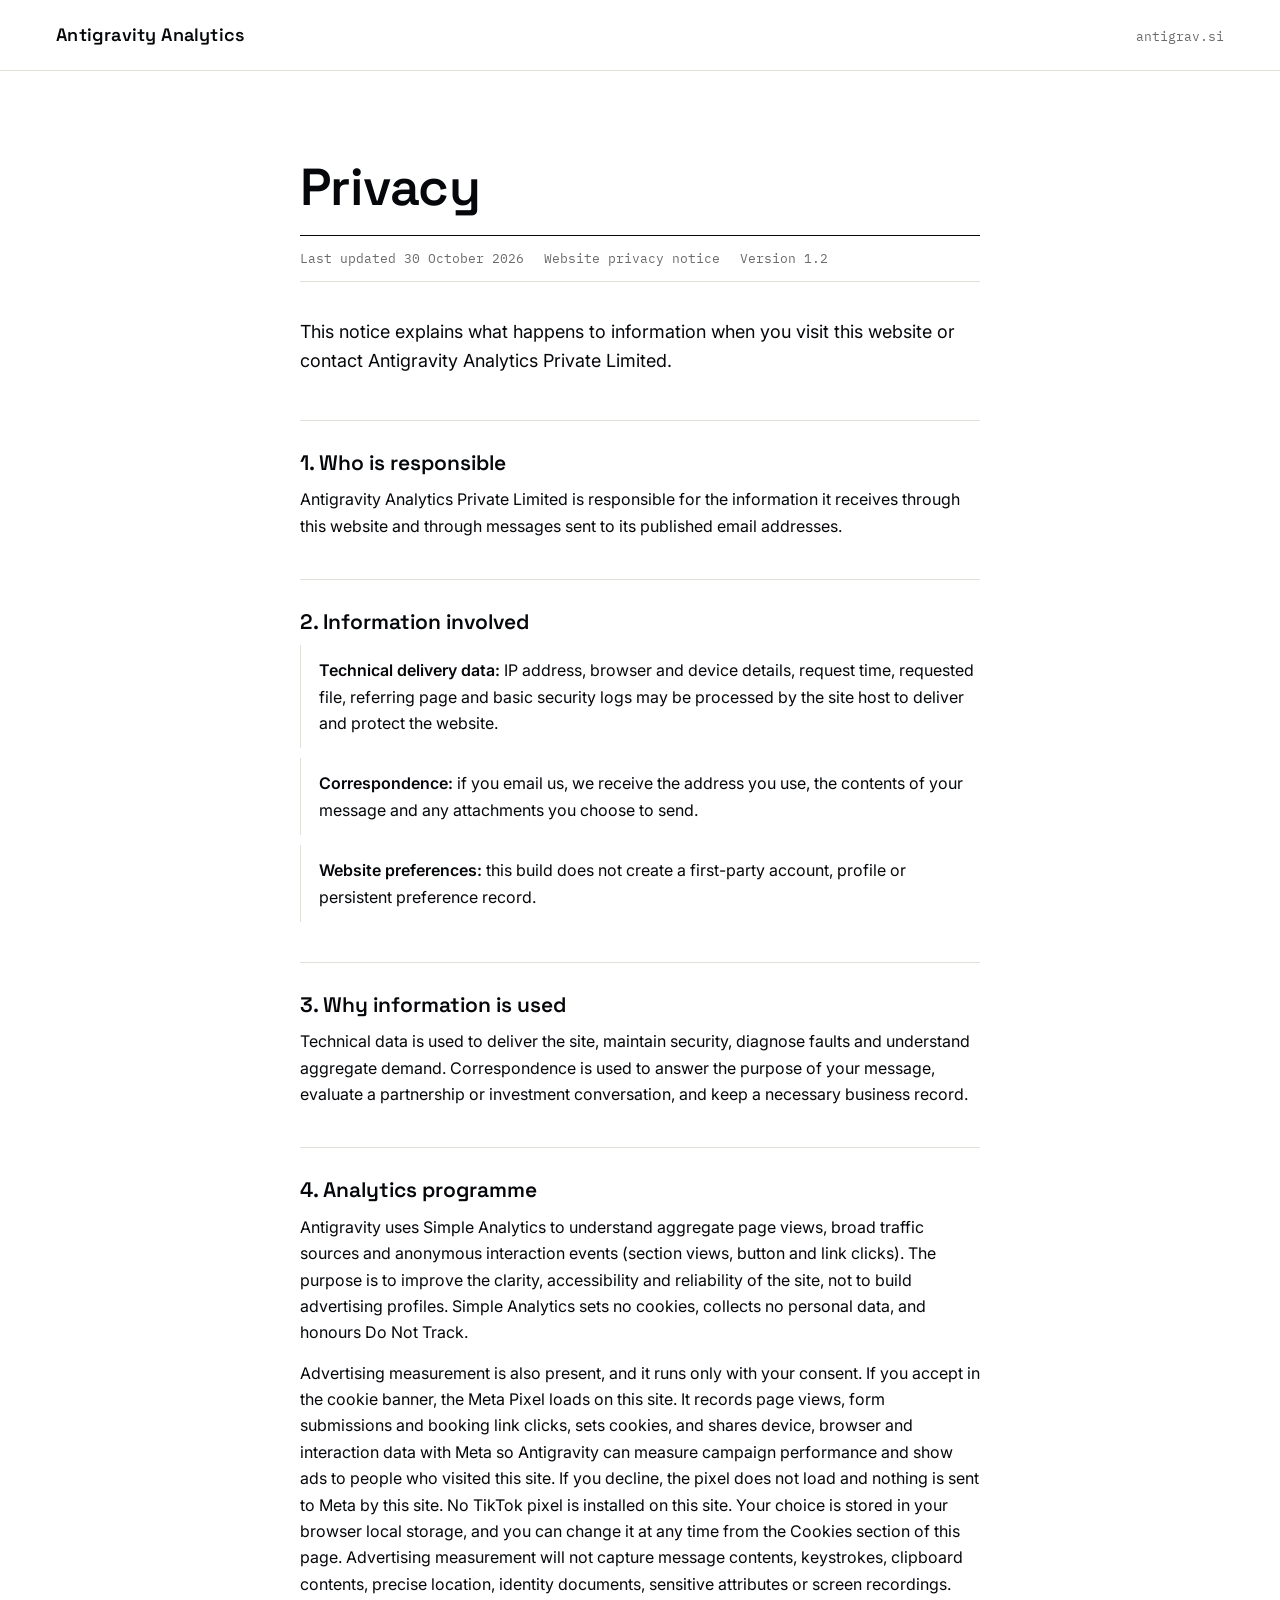
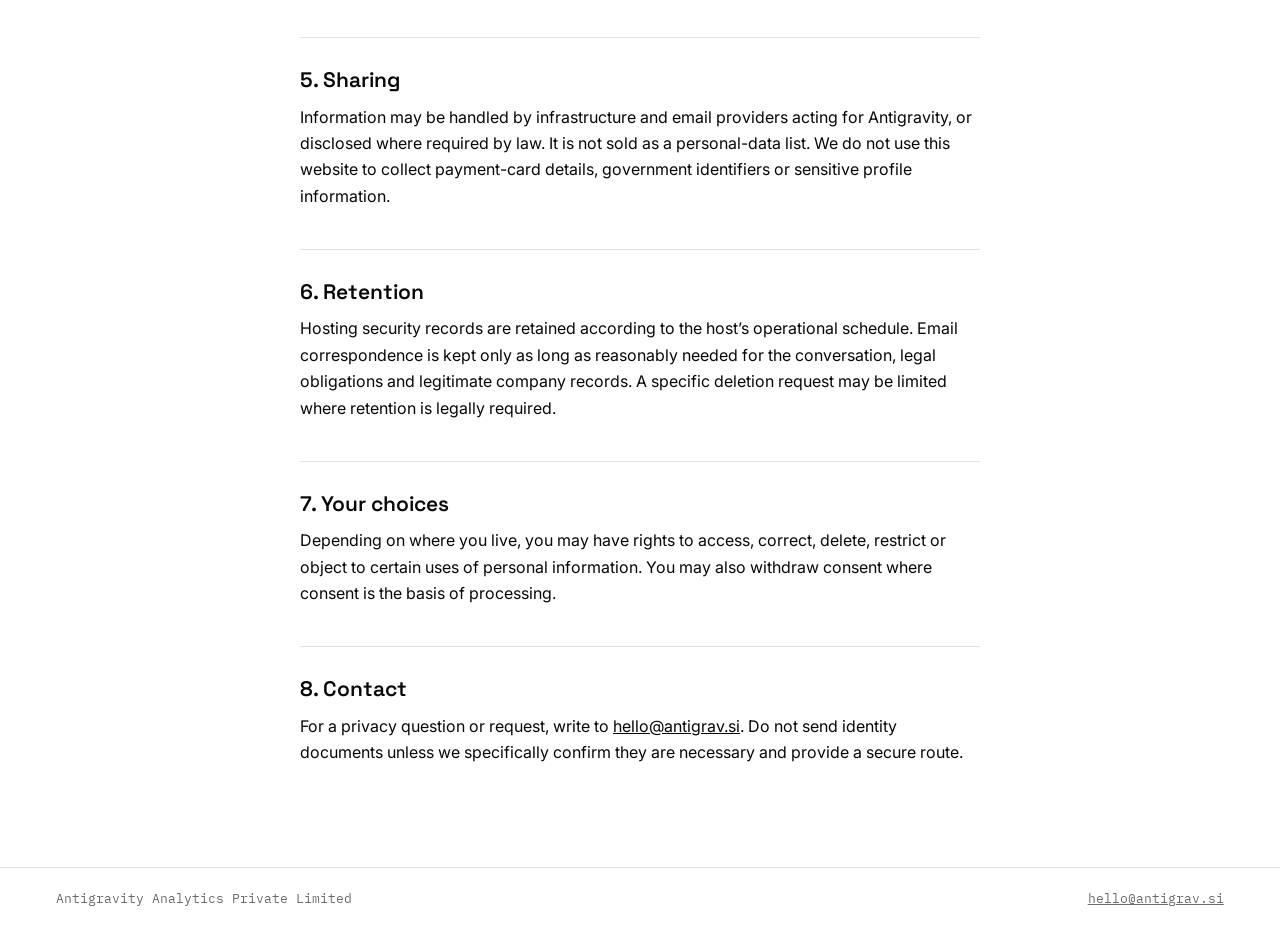
<file: privacy.html>
<!DOCTYPE html>
<html lang="en">
<head>
<meta charset="utf-8" />
<meta name="viewport" content="width=device-width, initial-scale=1" />
<title>Privacy Policy · Antigravity Analytics</title>
<meta name="description" content="Website privacy notice of Antigravity Analytics Private Limited. Version 1.2, last updated 30 October 2026." />
<meta property="og:title" content="Privacy Policy · Antigravity Analytics" />
<meta property="og:description" content="Website privacy notice of Antigravity Analytics Private Limited." />
<meta property="og:type" content="website" />
<link rel="preconnect" href="https://fonts.googleapis.com" />
<link rel="preconnect" href="https://fonts.gstatic.com" crossorigin />
<link href="https://fonts.googleapis.com/css2?family=IBM+Plex+Mono:wght@400;500&family=Inter:wght@400;500;600&family=Space+Grotesk:wght@400;500;600&display=swap" rel="stylesheet" />
<style>
  :root{
    --ink:#05070A;
    --white:#FFFFFF;
    --paper:#F4F2ED;
    --grey:#6B6B6B;
    --line:#E2E0DA;
    --display:"Space Grotesk",sans-serif;
    --body:"Inter",sans-serif;
    --mono:"IBM Plex Mono",monospace;
  }
  *{box-sizing:border-box}
  html{-webkit-text-size-adjust:100%}
  body{
    margin:0;
    background:var(--white);
    color:var(--ink);
    font-family:var(--body);
    font-size:16px;
    line-height:1.65;
  }
  a{color:var(--ink)}
  .site-header{
    border-bottom:1px solid var(--line);
    padding:20px clamp(20px,4.4vw,76px);
    display:flex;
    align-items:baseline;
    justify-content:space-between;
    gap:16px;
  }
  .site-header .brand{
    font-family:var(--display);
    font-weight:600;
    font-size:18px;
    letter-spacing:.01em;
    text-decoration:none;
  }
  .site-header .home-link{
    font-family:var(--mono);
    font-size:13px;
    color:var(--grey);
    text-decoration:none;
  }
  .site-header .home-link:hover{color:var(--ink)}
  main{
    max-width:760px;
    margin:0 auto;
    padding:clamp(40px,7vw,88px) clamp(20px,4.4vw,40px) clamp(48px,7vw,88px);
  }
  .policy-meta{
    display:flex;
    flex-wrap:wrap;
    gap:8px 20px;
    font-family:var(--mono);
    font-size:13px;
    color:var(--grey);
    border-top:1px solid var(--ink);
    border-bottom:1px solid var(--line);
    padding:12px 0;
    margin-bottom:36px;
  }
  h1{
    font-family:var(--display);
    font-weight:600;
    font-size:clamp(34px,5vw,52px);
    line-height:1.08;
    letter-spacing:-.01em;
    margin:0 0 20px;
  }
  .policy-summary{
    font-size:18px;
    line-height:1.6;
    margin:0 0 44px;
  }
  h2{
    font-family:var(--display);
    font-weight:600;
    font-size:21px;
    line-height:1.3;
    margin:40px 0 10px;
    padding-top:28px;
    border-top:1px solid var(--line);
  }
  p{margin:0 0 14px}
  .policy-list{
    list-style:none;
    margin:0 0 14px;
    padding:0;
  }
  .policy-list li{
    padding:12px 0 12px 18px;
    border-left:1px solid var(--line);
    margin-bottom:10px;
  }
  .policy-list strong{font-weight:600}
  .notice-band{
    background:var(--paper);
    padding:18px 20px;
    margin:0 0 40px;
    font-size:15px;
  }
  .site-footer{
    border-top:1px solid var(--line);
    padding:20px clamp(20px,4.4vw,76px);
    font-family:var(--mono);
    font-size:13px;
    color:var(--grey);
    display:flex;
    flex-wrap:wrap;
    gap:8px 20px;
    justify-content:space-between;
  }
  .site-footer a{color:var(--grey)}
  .site-footer a:hover{color:var(--ink)}
</style>
</head>
<body>
  <header class="site-header">
    <a class="brand" href="/">Antigravity Analytics</a>
    <a class="home-link" href="/">antigrav.si</a>
  </header>

  <main>
    <h1>Privacy</h1>
    <div class="policy-meta"><span>Last updated 30 October 2026</span><span>Website privacy notice</span><span>Version 1.2</span></div>
    <p class="policy-summary">This notice explains what happens to information when you visit this website or contact Antigravity Analytics Private Limited.</p>

    <h2>1. Who is responsible</h2>
    <p>Antigravity Analytics Private Limited is responsible for the information it receives through this website and through messages sent to its published email addresses.</p>

    <h2>2. Information involved</h2>
    <ul class="policy-list">
      <li><strong>Technical delivery data:</strong> IP address, browser and device details, request time, requested file, referring page and basic security logs may be processed by the site host to deliver and protect the website.</li>
      <li><strong>Correspondence:</strong> if you email us, we receive the address you use, the contents of your message and any attachments you choose to send.</li>
      <li><strong>Website preferences:</strong> this build does not create a first-party account, profile or persistent preference record.</li>
    </ul>

    <h2>3. Why information is used</h2>
    <p>Technical data is used to deliver the site, maintain security, diagnose faults and understand aggregate demand. Correspondence is used to answer the purpose of your message, evaluate a partnership or investment conversation, and keep a necessary business record.</p>

    <h2>4. Analytics programme</h2>
    <p>Antigravity uses Simple Analytics to understand aggregate page views, broad traffic sources and anonymous interaction events (section views, button and link clicks). The purpose is to improve the clarity, accessibility and reliability of the site, not to build advertising profiles. Simple Analytics sets no cookies, collects no personal data, and honours Do Not Track.</p>
    <p>Advertising measurement is also present, and it runs only with your consent. If you accept in the cookie banner, the Meta Pixel loads on this site. It records page views, form submissions and booking link clicks, sets cookies, and shares device, browser and interaction data with Meta so Antigravity can measure campaign performance and show ads to people who visited this site. If you decline, the pixel does not load and nothing is sent to Meta by this site. No TikTok pixel is installed on this site. Your choice is stored in your browser local storage, and you can change it at any time from the Cookies section of this page. Advertising measurement will not capture message contents, keystrokes, clipboard contents, precise location, identity documents, sensitive attributes or screen recordings.</p>

    <h2>5. Sharing</h2>
    <p>Information may be handled by infrastructure and email providers acting for Antigravity, or disclosed where required by law. It is not sold as a personal-data list. We do not use this website to collect payment-card details, government identifiers or sensitive profile information.</p>

    <h2>6. Retention</h2>
    <p>Hosting security records are retained according to the host’s operational schedule. Email correspondence is kept only as long as reasonably needed for the conversation, legal obligations and legitimate company records. A specific deletion request may be limited where retention is legally required.</p>

    <h2>7. Your choices</h2>
    <p>Depending on where you live, you may have rights to access, correct, delete, restrict or object to certain uses of personal information. You may also withdraw consent where consent is the basis of processing.</p>

    <h2>8. Contact</h2>
    <p>For a privacy question or request, write to <a href="mailto:hello@antigrav.si?subject=Privacy%20question">hello@antigrav.si</a>. Do not send identity documents unless we specifically confirm they are necessary and provide a secure route.</p>
  </main>

  <footer class="site-footer">
    <span>Antigravity Analytics Private Limited</span>
    <span><a href="mailto:hello@antigrav.si?subject=Privacy%20question">hello@antigrav.si</a></span>
  </footer>
</body>
</html>
</file>
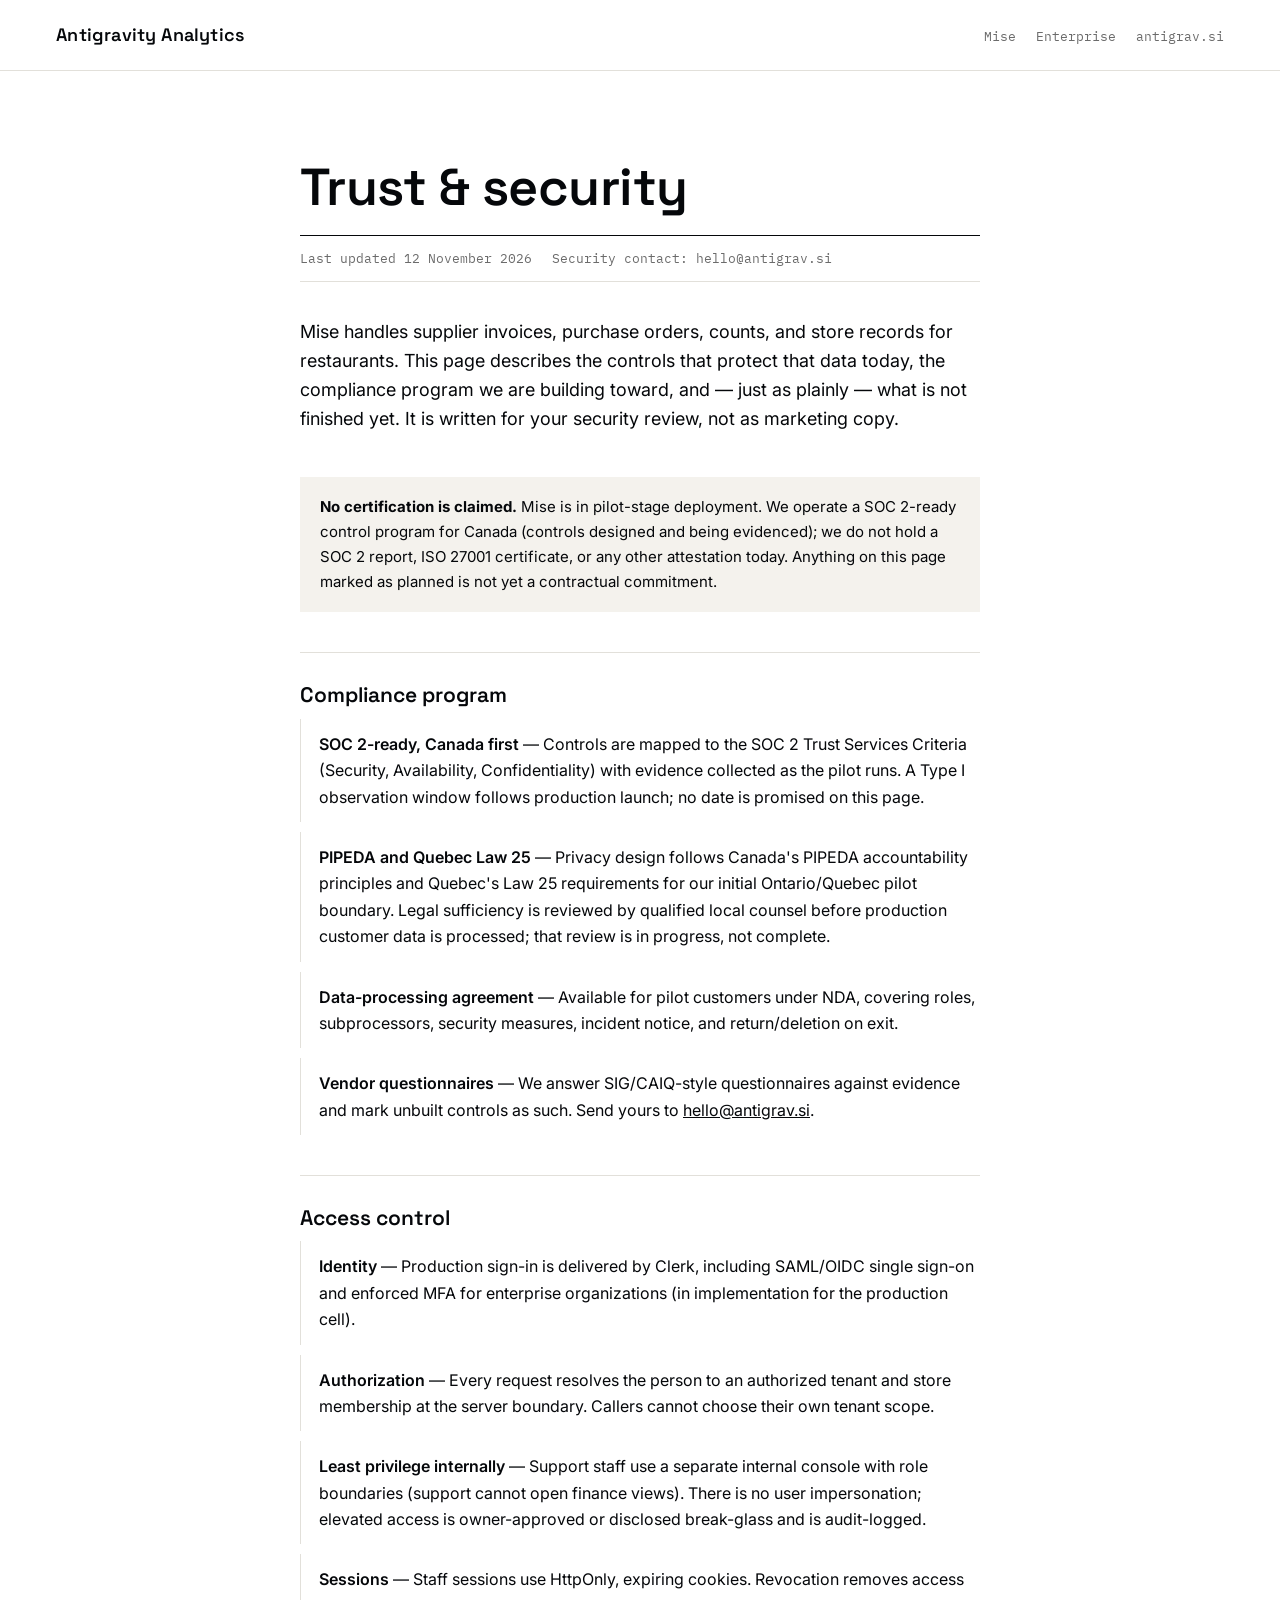
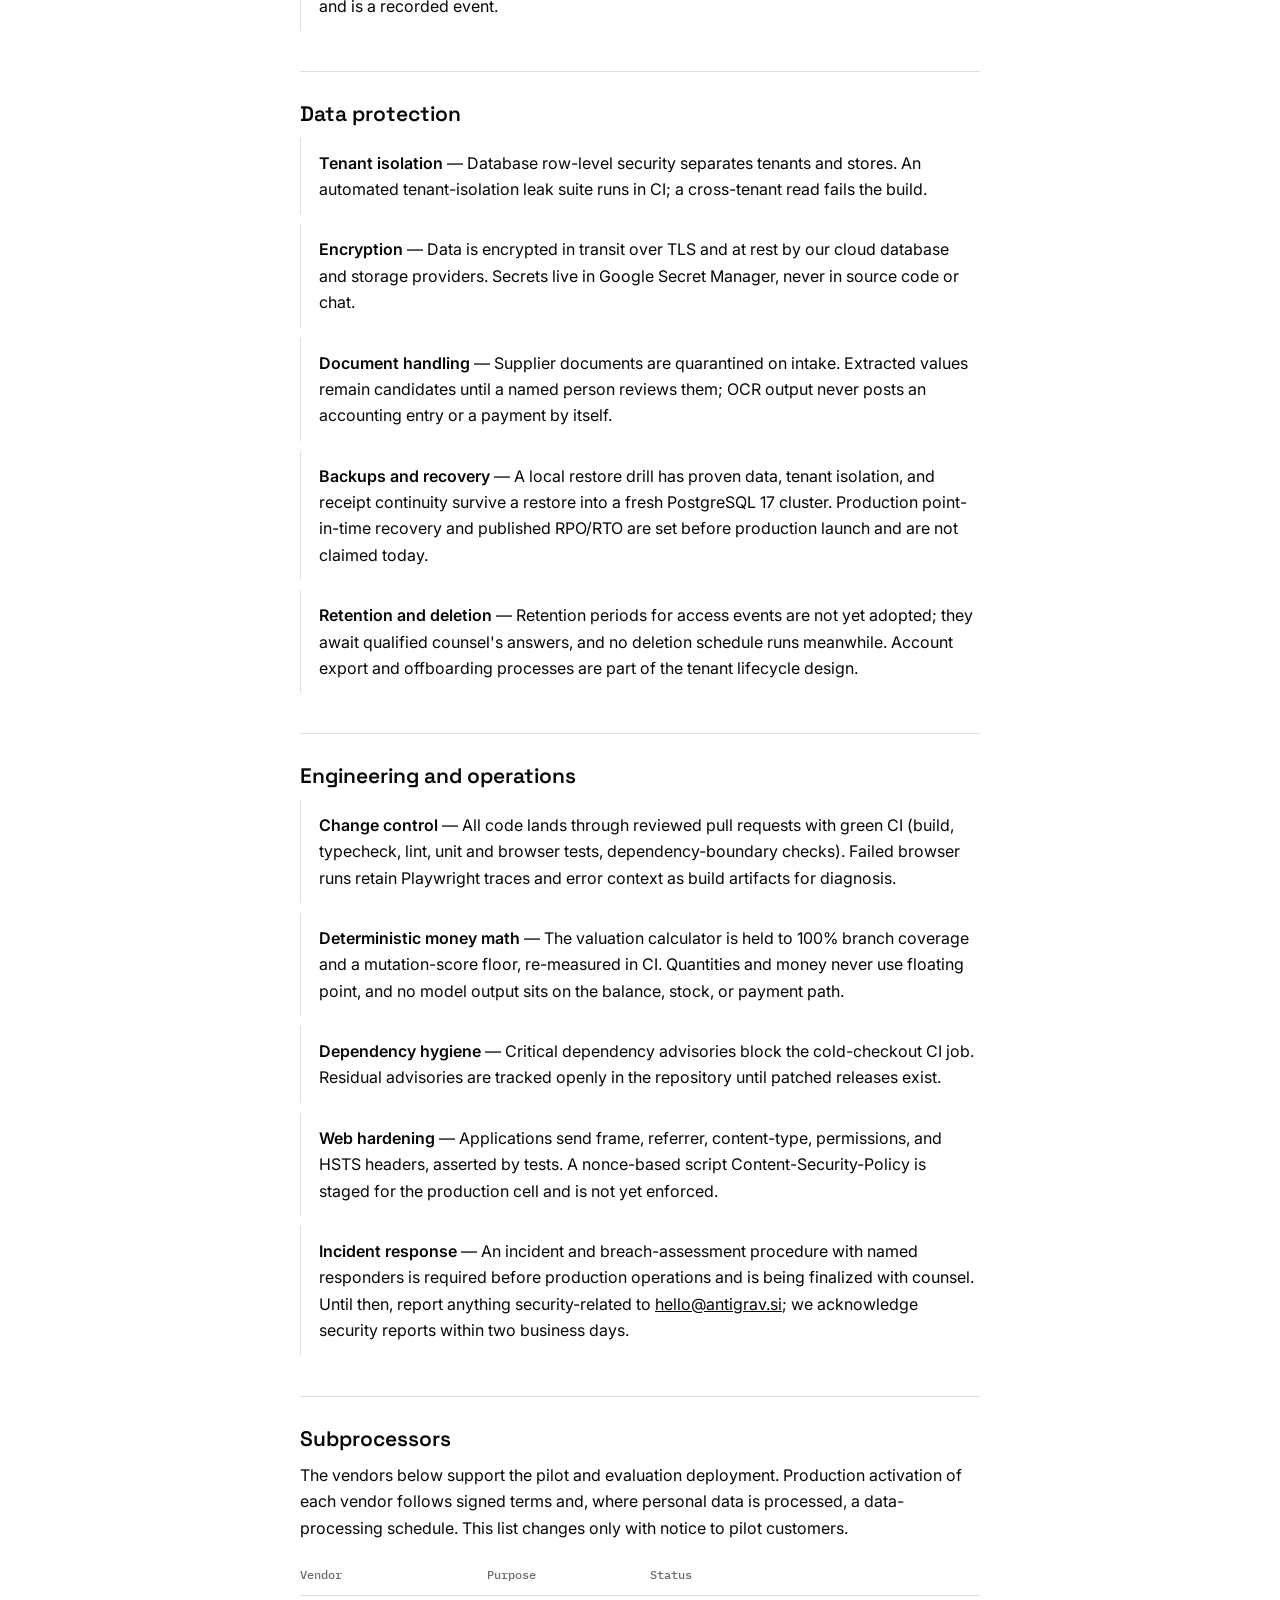
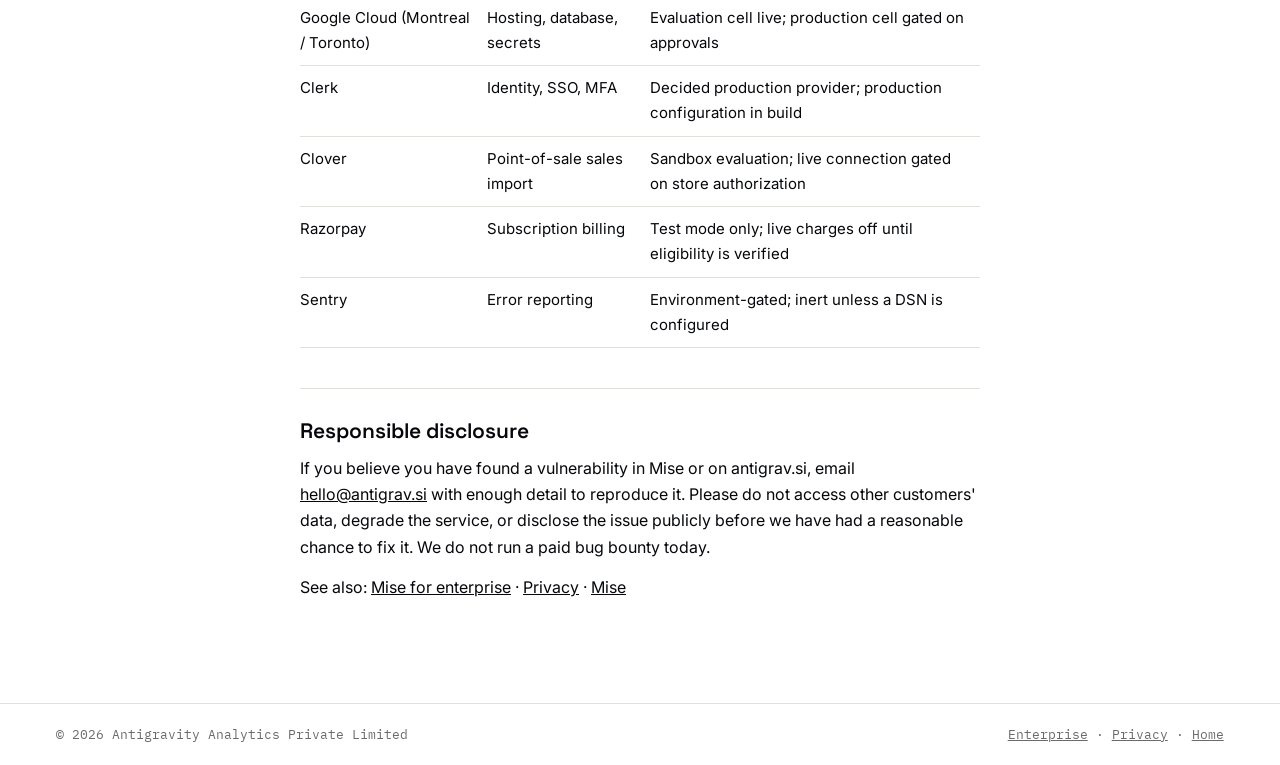
<file: trust.html>
<!DOCTYPE html>
<html lang="en">
<head>
<meta charset="utf-8" />
<meta name="viewport" content="width=device-width, initial-scale=1" />
<title>Trust &amp; Security — Mise — Antigravity Analytics</title>
<meta name="description" content="How Mise protects restaurant data: encryption, access control, tenant isolation, audit logging, Canada-first hosting, and our SOC 2-ready control program under PIPEDA and Quebec Law 25. No certification is claimed." />
<link rel="canonical" href="https://antigrav.si/trust" />
<link rel="preconnect" href="https://fonts.googleapis.com" />
<link rel="preconnect" href="https://fonts.gstatic.com" crossorigin />
<link href="https://fonts.googleapis.com/css2?family=IBM+Plex+Mono:wght@400;500&family=Inter:wght@400;500;600&family=Space+Grotesk:wght@400;500;600&display=swap" rel="stylesheet" />
<style>
  :root{
    --ink:#05070A; --white:#FFFFFF; --paper:#F4F2ED; --grey:#6B6B6B; --line:#E2E0DA;
    --display:"Space Grotesk",sans-serif; --body:"Inter",sans-serif; --mono:"IBM Plex Mono",monospace;
  }
  *{box-sizing:border-box} html{-webkit-text-size-adjust:100%}
  body{margin:0;background:var(--white);color:var(--ink);font-family:var(--body);font-size:16px;line-height:1.65}
  a{color:var(--ink)}
  .site-header{border-bottom:1px solid var(--line);padding:20px clamp(20px,4.4vw,76px);display:flex;align-items:baseline;justify-content:space-between;gap:16px}
  .site-header .brand{font-family:var(--display);font-weight:600;font-size:18px;letter-spacing:.01em;text-decoration:none}
  .site-header nav{display:flex;gap:20px}
  .site-header nav a{font-family:var(--mono);font-size:13px;color:var(--grey);text-decoration:none}
  .site-header nav a:hover{color:var(--ink)}
  main{max-width:760px;margin:0 auto;padding:clamp(40px,7vw,88px) clamp(20px,4.4vw,40px) clamp(48px,7vw,88px)}
  .policy-meta{display:flex;flex-wrap:wrap;gap:8px 20px;font-family:var(--mono);font-size:13px;color:var(--grey);border-top:1px solid var(--ink);border-bottom:1px solid var(--line);padding:12px 0;margin-bottom:36px}
  h1{font-family:var(--display);font-weight:600;font-size:clamp(34px,5vw,52px);line-height:1.08;letter-spacing:-.01em;margin:0 0 20px}
  .policy-summary{font-size:18px;line-height:1.6;margin:0 0 44px}
  h2{font-family:var(--display);font-weight:600;font-size:21px;line-height:1.3;margin:40px 0 10px;padding-top:28px;border-top:1px solid var(--line)}
  p{margin:0 0 14px}
  .policy-list{list-style:none;margin:0 0 14px;padding:0}
  .policy-list li{padding:12px 0 12px 18px;border-left:1px solid var(--line);margin-bottom:10px}
  .policy-list strong{font-weight:600}
  .notice-band{background:var(--paper);padding:18px 20px;margin:0 0 40px;font-size:15px}
  table{border-collapse:collapse;width:100%;margin:8px 0 18px;font-size:15px}
  th,td{border-bottom:1px solid var(--line);text-align:left;padding:10px 12px 10px 0;vertical-align:top}
  th{font-family:var(--mono);font-size:12px;color:var(--grey);font-weight:500}
  .site-footer{border-top:1px solid var(--line);padding:20px clamp(20px,4.4vw,76px);font-family:var(--mono);font-size:13px;color:var(--grey);display:flex;flex-wrap:wrap;gap:8px 20px;justify-content:space-between}
  .site-footer a{color:var(--grey)} .site-footer a:hover{color:var(--ink)}
  @media (prefers-reduced-motion: reduce){*{transition:none}}
</style>
</head>
<body>
  <header class="site-header">
    <a class="brand" href="/">Antigravity Analytics</a>
    <nav><a href="/mise">Mise</a><a href="/enterprise">Enterprise</a><a href="/">antigrav.si</a></nav>
  </header>

  <main>
    <h1>Trust &amp; security</h1>
    <div class="policy-meta"><span>Last updated 12 November 2026</span><span>Security contact: hello@antigrav.si</span></div>
    <p class="policy-summary">Mise handles supplier invoices, purchase orders, counts, and store records for restaurants. This page describes the controls that protect that data today, the compliance program we are building toward, and — just as plainly — what is not finished yet. It is written for your security review, not as marketing copy.</p>

    <div class="notice-band"><strong>No certification is claimed.</strong> Mise is in pilot-stage deployment. We operate a SOC 2-ready control program for Canada (controls designed and being evidenced); we do not hold a SOC 2 report, ISO 27001 certificate, or any other attestation today. Anything on this page marked as planned is not yet a contractual commitment.</div>

    <h2>Compliance program</h2>
    <ul class="policy-list">
      <li><strong>SOC 2-ready, Canada first</strong> — Controls are mapped to the SOC 2 Trust Services Criteria (Security, Availability, Confidentiality) with evidence collected as the pilot runs. A Type I observation window follows production launch; no date is promised on this page.</li>
      <li><strong>PIPEDA and Quebec Law 25</strong> — Privacy design follows Canada's PIPEDA accountability principles and Quebec's Law 25 requirements for our initial Ontario/Quebec pilot boundary. Legal sufficiency is reviewed by qualified local counsel before production customer data is processed; that review is in progress, not complete.</li>
      <li><strong>Data-processing agreement</strong> — Available for pilot customers under NDA, covering roles, subprocessors, security measures, incident notice, and return/deletion on exit.</li>
      <li><strong>Vendor questionnaires</strong> — We answer SIG/CAIQ-style questionnaires against evidence and mark unbuilt controls as such. Send yours to <a href="mailto:hello@antigrav.si">hello@antigrav.si</a>.</li>
    </ul>

    <h2>Access control</h2>
    <ul class="policy-list">
      <li><strong>Identity</strong> — Production sign-in is delivered by Clerk, including SAML/OIDC single sign-on and enforced MFA for enterprise organizations (in implementation for the production cell).</li>
      <li><strong>Authorization</strong> — Every request resolves the person to an authorized tenant and store membership at the server boundary. Callers cannot choose their own tenant scope.</li>
      <li><strong>Least privilege internally</strong> — Support staff use a separate internal console with role boundaries (support cannot open finance views). There is no user impersonation; elevated access is owner-approved or disclosed break-glass and is audit-logged.</li>
      <li><strong>Sessions</strong> — Staff sessions use HttpOnly, expiring cookies. Revocation removes access and is a recorded event.</li>
    </ul>

    <h2>Data protection</h2>
    <ul class="policy-list">
      <li><strong>Tenant isolation</strong> — Database row-level security separates tenants and stores. An automated tenant-isolation leak suite runs in CI; a cross-tenant read fails the build.</li>
      <li><strong>Encryption</strong> — Data is encrypted in transit over TLS and at rest by our cloud database and storage providers. Secrets live in Google Secret Manager, never in source code or chat.</li>
      <li><strong>Document handling</strong> — Supplier documents are quarantined on intake. Extracted values remain candidates until a named person reviews them; OCR output never posts an accounting entry or a payment by itself.</li>
      <li><strong>Backups and recovery</strong> — A local restore drill has proven data, tenant isolation, and receipt continuity survive a restore into a fresh PostgreSQL 17 cluster. Production point-in-time recovery and published RPO/RTO are set before production launch and are not claimed today.</li>
      <li><strong>Retention and deletion</strong> — Retention periods for access events are not yet adopted; they await qualified counsel's answers, and no deletion schedule runs meanwhile. Account export and offboarding processes are part of the tenant lifecycle design.</li>
    </ul>

    <h2>Engineering and operations</h2>
    <ul class="policy-list">
      <li><strong>Change control</strong> — All code lands through reviewed pull requests with green CI (build, typecheck, lint, unit and browser tests, dependency-boundary checks). Failed browser runs retain Playwright traces and error context as build artifacts for diagnosis.</li>
      <li><strong>Deterministic money math</strong> — The valuation calculator is held to 100% branch coverage and a mutation-score floor, re-measured in CI. Quantities and money never use floating point, and no model output sits on the balance, stock, or payment path.</li>
      <li><strong>Dependency hygiene</strong> — Critical dependency advisories block the cold-checkout CI job. Residual advisories are tracked openly in the repository until patched releases exist.</li>
      <li><strong>Web hardening</strong> — Applications send frame, referrer, content-type, permissions, and HSTS headers, asserted by tests. A nonce-based script Content-Security-Policy is staged for the production cell and is not yet enforced.</li>
      <li><strong>Incident response</strong> — An incident and breach-assessment procedure with named responders is required before production operations and is being finalized with counsel. Until then, report anything security-related to <a href="mailto:hello@antigrav.si">hello@antigrav.si</a>; we acknowledge security reports within two business days.</li>
    </ul>

    <h2>Subprocessors</h2>
    <p>The vendors below support the pilot and evaluation deployment. Production activation of each vendor follows signed terms and, where personal data is processed, a data-processing schedule. This list changes only with notice to pilot customers.</p>
    <table>
      <tr><th scope="col">Vendor</th><th scope="col">Purpose</th><th scope="col">Status</th></tr>
      <tr><td>Google Cloud (Montreal / Toronto)</td><td>Hosting, database, secrets</td><td>Evaluation cell live; production cell gated on approvals</td></tr>
      <tr><td>Clerk</td><td>Identity, SSO, MFA</td><td>Decided production provider; production configuration in build</td></tr>
      <tr><td>Clover</td><td>Point-of-sale sales import</td><td>Sandbox evaluation; live connection gated on store authorization</td></tr>
      <tr><td>Razorpay</td><td>Subscription billing</td><td>Test mode only; live charges off until eligibility is verified</td></tr>
      <tr><td>Sentry</td><td>Error reporting</td><td>Environment-gated; inert unless a DSN is configured</td></tr>
    </table>

    <h2>Responsible disclosure</h2>
    <p>If you believe you have found a vulnerability in Mise or on antigrav.si, email <a href="mailto:hello@antigrav.si">hello@antigrav.si</a> with enough detail to reproduce it. Please do not access other customers' data, degrade the service, or disclose the issue publicly before we have had a reasonable chance to fix it. We do not run a paid bug bounty today.</p>
    <p>See also: <a href="/enterprise">Mise for enterprise</a> · <a href="/privacy">Privacy</a> · <a href="/mise">Mise</a></p>
  </main>

  <footer class="site-footer">
    <span>© 2026 Antigravity Analytics Private Limited</span>
    <span><a href="/enterprise">Enterprise</a> · <a href="/privacy">Privacy</a> · <a href="/">Home</a></span>
  </footer>
</body>
</html>
</file>
<file: mise-form.css>
/* Mise sign-up / book-a-call form — rebuilt 2026-11-02 to the complete flow spec
   (F7 split consent, E50 field set, E55 to E65, N06/N08/N09/N10 motion).
   Tokens and base rules carried from the live mise-form.css unchanged.
   Palette: Ink Black #05070A, White #FFFFFF, Paper Grey, Bond Red #C8102E for ONE
   accent role only: the active state (focus ring + ticked checkbox/radio). */
.mise-form{
  --bg:#05070A; --surface:#090C12; --surface2:#0E131C;
  --line:#171E2B; --line-hi:rgba(255,255,255,.24);
  --ink:#FFFFFF; --grey:#8A919C; --red:#C8102E;
  --shadow:0 20px 60px rgba(0,0,0,.5);
  --sg:'Space Grotesk',sans-serif; --mono:'IBM Plex Mono',monospace; --body:'Inter',sans-serif;
  font-family:var(--body); font-size:16px; line-height:1.65; color:var(--ink);
  -webkit-font-smoothing:antialiased;
}
[data-theme="light"] .mise-form, .mise-form[data-theme="light"]{
  --bg:#FFFFFF; --surface:#F5F6F8; --surface2:#ECEEF2;
  --line:#E2E5EA; --line-hi:rgba(5,7,10,.28);
  --ink:#05070A; --grey:#5B6270; --shadow:0 20px 60px rgba(5,7,10,.12);
}
.mise-form *{box-sizing:border-box;margin:0;padding:0}
.mise-form .invite{max-width:620px;margin:0 auto;border:1px solid var(--line);border-radius:20px;background:var(--surface);padding:48px;box-shadow:var(--shadow);position:relative}
.mise-form .invite::before{content:"";position:absolute;inset:8px;border:1px solid var(--line);border-radius:12px;pointer-events:none}
.mise-form .invite > *{position:relative;z-index:1}
.mise-form h3{font-family:var(--sg);font-weight:700;font-size:24px;letter-spacing:-.02em;line-height:1.2;margin-bottom:6px}
.mise-form .isub{color:var(--grey);font-size:14px;margin-bottom:30px}
.mise-form .frow{display:grid;grid-template-columns:1fr 1fr;gap:16px;margin-bottom:16px}
.mise-form .frow.full{grid-template-columns:1fr}
.mise-form label.fl,.mise-form legend.fl{display:block;font-family:var(--mono);font-size:10px;letter-spacing:.2em;text-transform:uppercase;color:var(--grey);margin-bottom:8px}
.mise-form .opt{letter-spacing:.1em;text-transform:none;opacity:.8}
.mise-form .req{letter-spacing:.1em;text-transform:none;color:var(--ink);opacity:.85}
.mise-form .fi{width:100%;background:var(--surface2);border:1px solid var(--line);border-radius:10px;color:var(--ink);font-family:var(--body);font-size:15px;padding:13px 16px;outline:none;transition:border-color .2s;appearance:none;-webkit-appearance:none}
.mise-form select.fi{background-image:linear-gradient(45deg,transparent 50%,var(--grey) 50%),linear-gradient(135deg,var(--grey) 50%,transparent 50%);background-position:calc(100% - 20px) 50%,calc(100% - 15px) 50%;background-size:5px 5px;background-repeat:no-repeat;padding-right:40px}
.mise-form .fi::placeholder{color:var(--grey);opacity:.7}
.mise-form .fi:focus{border-color:var(--line-hi)}
.mise-form .hint{font-size:12.5px;color:var(--grey);margin-top:6px}
/* E52: the biggest-problem helper sits at full reading weight, not as small text */
.mise-form .helperfull{font-size:15px;color:var(--ink);line-height:1.55;margin-bottom:10px}
.mise-form fieldset{border:none}
.mise-form .seg{display:flex;gap:10px}
.mise-form .seg label{flex:1;display:flex;align-items:center;justify-content:center;gap:8px;border:1px solid var(--line);background:var(--surface2);border-radius:10px;padding:12px 14px;font-size:15px;cursor:pointer}
.mise-form input[type=radio],.mise-form input[type=checkbox]{appearance:none;-webkit-appearance:none;width:18px;height:18px;flex:0 0 18px;border:1px solid var(--line-hi);background:var(--surface2);cursor:pointer;display:inline-grid;place-content:center}
.mise-form input[type=radio]{border-radius:50%}
.mise-form input[type=checkbox]{border-radius:5px}
.mise-form input[type=radio]:checked{border-color:var(--red);box-shadow:inset 0 0 0 4px var(--surface2);background:var(--red)}
.mise-form input[type=checkbox]:checked{border-color:var(--red);background:var(--red)}
.mise-form input[type=checkbox]:checked::after{content:"";width:5px;height:9px;border:solid #fff;border-width:0 2px 2px 0;transform:translateY(-1px) rotate(45deg)}
.mise-form .consent{display:flex;gap:12px;align-items:flex-start;border:1px dashed var(--line);border-radius:12px;padding:16px 18px;margin:6px 0 18px;font-size:13.5px;color:var(--grey);line-height:1.55;cursor:pointer}
.mise-form .consent input{margin-top:2px}
.mise-form .consent b{color:var(--ink);font-weight:500}
.mise-form .consent a{color:var(--ink)}
.mise-form .notice{font-size:12px;color:var(--grey);margin-top:14px;line-height:1.55}
.mise-form .cta{display:block;width:100%;text-align:center;font-family:var(--sg);font-weight:600;font-size:14px;letter-spacing:.02em;background:var(--ink);color:var(--bg);padding:13px 28px;border-radius:999px;border:1px solid var(--ink);cursor:pointer;transition:transform .25s cubic-bezier(.16,1,.3,1),box-shadow .25s;margin-top:10px}
.mise-form .cta:hover{transform:translateY(-2px);box-shadow:var(--shadow)}
.mise-form .cta[disabled]{opacity:.55;cursor:wait;transform:none}
.mise-form .cta.ghost{background:transparent;color:var(--ink);border:1px solid var(--line-hi);display:inline-block;width:auto}
/* errors: no second red — white/ink text, heavier border, ! marker.
   N06: entry 150ms House Out from opacity 0 + translateY(-4px), cascade delay set
   inline by the script; exit fades 110ms House Exit before display off. No shake. */
.mise-form .err{display:none;font-family:var(--mono);font-size:10.5px;letter-spacing:.12em;text-transform:uppercase;color:var(--ink);margin-top:6px}
.mise-form .err::before{content:"! ";font-weight:600}
.mise-form .invalid .err{display:block;animation:errin .15s cubic-bezier(.16,1,.3,1) both}
.mise-form .err.fading{display:block;opacity:0;transition:opacity .11s cubic-bezier(.3,0,1,1)}
@keyframes errin{from{opacity:0;transform:translateY(-4px)}to{opacity:1;transform:none}}
.mise-form .invalid .fi,.mise-form .invalid .seg label,.mise-form .invalid.consent{border-color:var(--line-hi);border-style:solid}
.mise-form .formerr{display:none;border:1px solid var(--line-hi);border-radius:10px;padding:12px 16px;font-size:14px;margin-top:14px}
.mise-form .stillline{display:none;font-family:var(--mono);font-size:10.5px;letter-spacing:.14em;text-transform:uppercase;color:var(--grey);margin-top:12px}
.mise-form .stillline.show{display:block}
.mise-form .hp{position:absolute!important;left:-9999px!important;height:0;overflow:hidden}
.mise-form :focus-visible{outline:2px solid var(--red);outline-offset:3px}
/* E59/E81: draft line and restore offer, one quiet line each */
.mise-form .draftline{font-size:12.5px;color:var(--grey);margin-top:14px}
.mise-form .restore{display:none;gap:10px;align-items:center;flex-wrap:wrap;border:1px dashed var(--line);border-radius:12px;padding:14px 16px;margin-bottom:20px;font-size:13.5px;color:var(--grey)}
.mise-form .restore.show{display:flex;animation:fadein .24s cubic-bezier(.16,1,.3,1) both}
.mise-form .restore button{font-family:var(--mono);font-size:10px;letter-spacing:.14em;text-transform:uppercase;background:none;border:1px solid var(--line-hi);color:var(--ink);border-radius:999px;padding:7px 14px;cursor:pointer}
@keyframes fadein{from{opacity:0}to{opacity:1}}
/* N08: the form contents fade out in place (225ms House Exit); the panel frame
   never moves; the height change is instant at layout level in the gap. */
.mise-form form.leaving,.mise-form .intro.leaving,.mise-form .howstrip.leaving{opacity:0;transition:opacity .225s cubic-bezier(.3,0,1,1)}
/* thank-you + booking step */
.mise-form .ok{display:none}
.mise-form.done .ok{display:block}
.mise-form.done form,.mise-form.done .intro,.mise-form.done .howstrip,.mise-form.done .restore{display:none}
.mise-form .okmark{font-family:var(--mono);font-size:12px;letter-spacing:.24em;color:var(--grey);text-transform:uppercase;margin-bottom:12px}
.mise-form .ok p{color:var(--grey);font-size:15px;margin-bottom:22px}
.mise-form.done .ok .okin{animation:okin .32s cubic-bezier(.16,1,.3,1) both}
.mise-form.done .ok .okin.d1{animation-delay:.06s}
.mise-form.done .ok .okin.d2{animation-delay:.12s}
@keyframes okin{from{opacity:0;transform:translateY(14px)}to{opacity:1;transform:none}}
.mise-form .ok .summary{color:var(--ink);font-size:16px;margin-bottom:6px}
.mise-form .ok .fixline{font-size:13.5px;margin-bottom:20px}
.mise-form .ok .fixline a{color:var(--ink)}
.mise-form .tzline{font-family:var(--mono);font-size:11px;letter-spacing:.1em;color:var(--grey);margin-bottom:12px}
.mise-form .extras{border-top:1px solid var(--line);padding-top:20px;margin-bottom:20px}
.mise-form .extras .consent{margin-bottom:0}
.mise-form .cal{border:1px solid var(--line);border-radius:12px;background:#FFFFFF;overflow:hidden}
.mise-form .cal iframe{width:100%;height:700px;border:0;display:block}
.mise-form #cal-inline{min-height:560px}
.mise-form .calload{font-family:var(--mono);font-size:11px;letter-spacing:.18em;text-transform:uppercase;color:var(--grey);padding:22px 4px 14px}
.mise-form .calload.gone{display:none}
.mise-form .calwrap{opacity:0;transition:opacity .24s cubic-bezier(.16,1,.3,1)}
.mise-form .calwrap.ready{opacity:1}
@media(max-width:640px){.mise-form .cal iframe{height:760px}.mise-form #cal-inline{min-height:620px}}
/* F2: the new-tab route exists only as the embed failure fallback */
.mise-form .cal-fallback{display:none;margin-top:18px}
.mise-form .cal-fallback.show{display:block;animation:okin .24s cubic-bezier(.16,1,.3,1) both}
.mise-form .cal-fallback p{font-size:13.5px;margin-bottom:14px}
.mise-form .cta.book{display:block;text-decoration:none}
.mise-form .booked{display:none;border:1px solid var(--line);border-radius:12px;padding:22px 24px;margin-top:4px}
.mise-form .booked.show{display:block;animation:okin .24s cubic-bezier(.16,1,.3,1) both}
.mise-form .booked .bline{font-size:16px;color:var(--ink);margin-bottom:6px}
.mise-form .booked p{margin-bottom:0;font-size:14px}
.mise-form .fallback{font-size:13px;color:var(--grey);margin-top:14px}
@media(max-width:640px){
  .mise-form .invite{padding:30px 22px;border-radius:16px}
  .mise-form .frow{grid-template-columns:1fr;gap:16px}
}
@media(prefers-reduced-motion:reduce){.mise-form *{transition-duration:.01ms!important;animation-duration:.01ms!important}}
.mise-form.noanim .ok .okin{animation:none!important}
.mise-form .ok a,.mise-form .fallback a{color:var(--ink);text-decoration:underline;text-underline-offset:3px}
.mise-form .ok a.cta{color:var(--bg);text-decoration:none}
</file>
